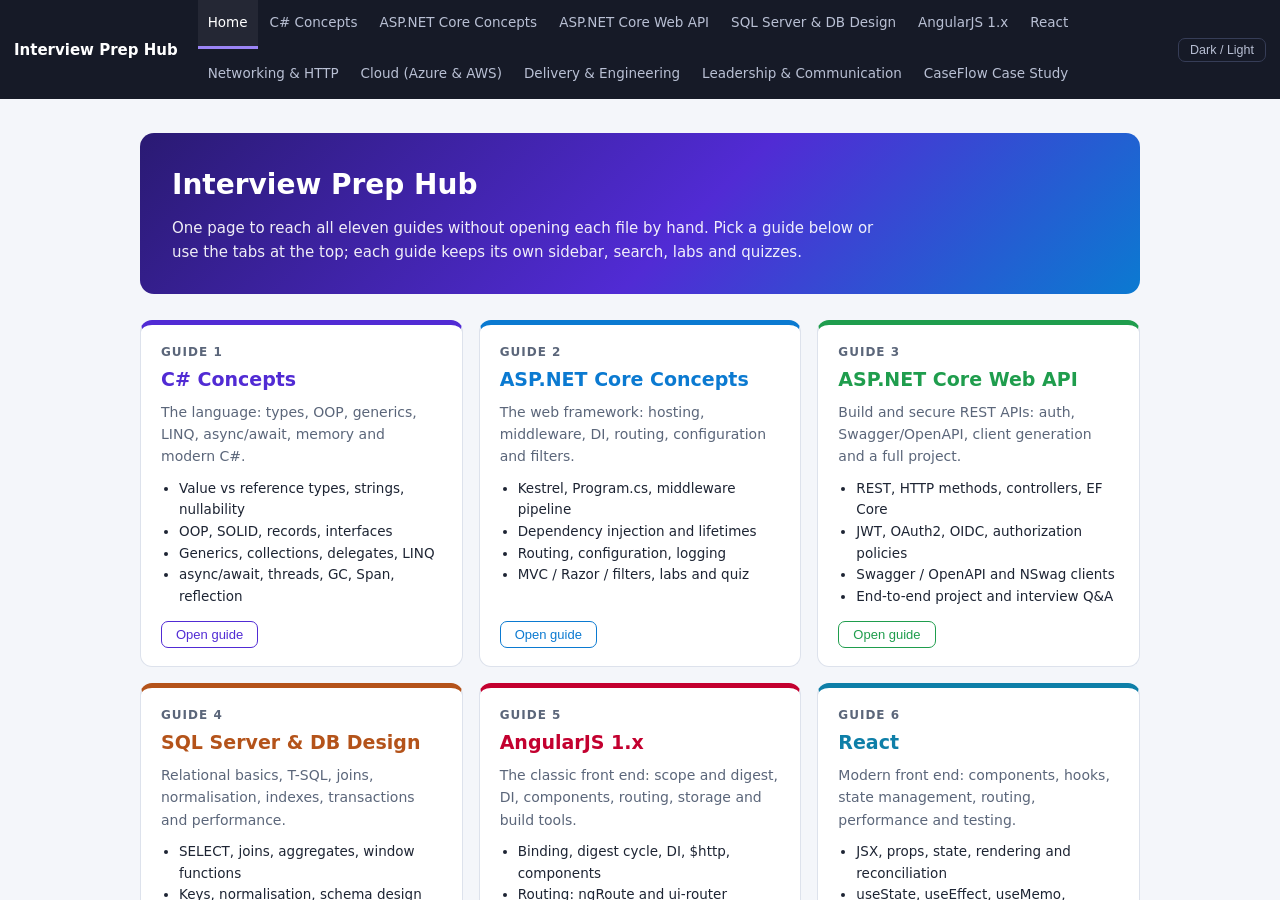
<file: index.html>
<!DOCTYPE html>
<html lang="en">
<head>
<meta charset="utf-8">
<meta name="viewport" content="width=device-width, initial-scale=1">
<title>Interview Prep Hub - C#, ASP.NET Core, SQL, AngularJS, React, Cloud, Networking, Delivery, Leadership</title>
<style>
:root{--bg:#f4f6fa;--surface:#fff;--surface2:#eef1f7;--border:#dde2ec;--text:#1d2433;--muted:#5b667a;--accent:#512bd4;--bar:#161a27;--bar-text:#b9c0d4}
body.dark{--bg:#0f1219;--surface:#181c27;--surface2:#202534;--border:#2a3042;--text:#e4e8f2;--muted:#9aa4bb;--accent:#9b84f5;--bar:#0b0d13}
*{box-sizing:border-box}
html,body{height:100%;margin:0}
body{font-family:"Segoe UI",system-ui,-apple-system,Roboto,Arial,sans-serif;font-size:15px;line-height:1.6;background:var(--bg);color:var(--text);display:flex;flex-direction:column}
header{background:var(--bar);color:#fff;display:flex;align-items:center;gap:6px;padding:0 14px;flex:0 0 auto;flex-wrap:wrap}
header .logo{font-weight:700;font-size:15px;margin-right:14px;padding:11px 0;cursor:pointer;white-space:nowrap}
header nav{display:flex;gap:2px;flex-wrap:wrap;flex:1}
header nav button{border:0;background:none;color:var(--bar-text);padding:12px 10px;cursor:pointer;font:inherit;font-size:13.5px;border-bottom:3px solid transparent}
header nav button:hover{color:#fff}
header nav button.on{color:#fff;border-bottom-color:var(--c,#9b84f5);background:rgba(255,255,255,.06)}
header .tools{display:flex;gap:8px;align-items:center}
header .tools button,header .tools a{border:1px solid #363d57;background:none;color:var(--bar-text);padding:4px 11px;border-radius:7px;cursor:pointer;font-size:12.5px;text-decoration:none}
header .tools button:hover,header .tools a:hover{color:#fff;border-color:#8890a8}
main{flex:1 1 auto;min-height:0;position:relative}
iframe{position:absolute;inset:0;width:100%;height:100%;border:0;background:var(--bg);display:none}
iframe.on{display:block}
#home{position:absolute;inset:0;overflow:auto;padding:34px 24px 60px}
#home.off{display:none}
.wrap{max-width:1000px;margin:0 auto}
.hero{background:linear-gradient(135deg,#2a1a73,#512bd4 55%,#0b7ad1);color:#fff;border-radius:14px;padding:30px 32px;margin-bottom:26px}
.hero h1{margin:0 0 8px;font-size:28px}
.hero p{margin:0;opacity:.92;max-width:720px}
.grid{display:grid;grid-template-columns:repeat(auto-fit,minmax(300px,1fr));gap:16px}
.card{background:var(--surface);border:1px solid var(--border);border-top:5px solid var(--c);border-radius:12px;padding:18px 20px;cursor:pointer;display:flex;flex-direction:column;transition:transform .12s,box-shadow .12s}
.card:hover{transform:translateY(-3px);box-shadow:0 6px 20px rgba(20,25,45,.14)}
.card .num{font-size:12px;font-weight:700;letter-spacing:1px;color:var(--muted);text-transform:uppercase}
.card h2{margin:2px 0 6px;font-size:19px;color:var(--c)}
.card p{margin:0 0 10px;color:var(--muted);font-size:14px}
.card ul{margin:0 0 14px;padding-left:18px;font-size:13.5px;flex:1}
.card .go{align-self:flex-start;border:1px solid var(--c);color:var(--c);background:none;padding:5px 14px;border-radius:7px;font-size:13px;cursor:pointer}
.card:hover .go{background:var(--c);color:#fff}
h3{margin:34px 0 10px;font-size:13px;text-transform:uppercase;letter-spacing:1.4px;color:var(--muted)}
.path{display:flex;align-items:stretch;flex-wrap:wrap;gap:8px}
.path div{background:var(--surface);border:1.5px solid var(--border);border-radius:9px;padding:8px 14px;font-size:13.5px;text-align:center}
.path span{align-self:center;color:var(--muted);font-size:18px}
.tip{background:var(--surface2);border-left:4px solid var(--accent);border-radius:6px;padding:10px 14px;font-size:14px;margin-top:22px}
.kbd{border:1px solid var(--border);border-bottom-width:2px;padding:0 6px;border-radius:4px;font-size:12px;background:var(--surface)}
@media (max-width:760px){
  header{padding:0 10px;gap:0}
  header .logo{order:1;flex:1 1 auto;margin-right:0;padding:9px 0;font-size:14px}
  header .tools{order:2;gap:6px}
  header .tools button,header .tools a{padding:3px 8px;font-size:12px}
  header nav{order:3;flex:0 0 100%;flex-wrap:nowrap;overflow-x:auto;-webkit-overflow-scrolling:touch;scrollbar-width:none;margin:0 -10px;padding:0 6px}
  header nav::-webkit-scrollbar{display:none}
  header nav button{flex:0 0 auto;white-space:nowrap;padding:10px 12px;font-size:13px}
  #home{padding:18px 12px 40px}
  .hero{padding:20px 18px;border-radius:12px;margin-bottom:18px}
  .hero h1{font-size:23px}
  .grid{grid-template-columns:1fr}
  .path{flex-direction:column;align-items:stretch}
  .path span{transform:rotate(90deg);align-self:center;line-height:1}
  .tip{font-size:13px}
  #newtab{display:none!important}
}
</style>
</head>
<body>

<header>
  <div class="logo" id="logo" title="Back to the hub">Interview Prep Hub</div>
  <nav id="tabs"></nav>
  <div class="tools">
    <a id="newtab" href="#" target="_blank" rel="noopener" title="Open the current guide in its own tab">Open in new tab</a>
    <button id="theme" type="button">Dark / Light</button>
  </div>
</header>

<main>
  <div id="home">
    <div class="wrap">
      <div class="hero">
        <h1>Interview Prep Hub</h1>
        <p>One page to reach all eleven guides without opening each file by hand. Pick a guide below or use the tabs at the top; each guide keeps its own sidebar, search, labs and quizzes.</p>
      </div>
      <div class="grid" id="cards"></div>
      <h3>Suggested learning order</h3>
      <div class="path" id="path"></div>
      <div class="tip">Shortcuts: press <span class="kbd">1</span>-<span class="kbd">9</span> to jump to guides 1-9, <span class="kbd">0</span> for guide 10, <span class="kbd">-</span> for guide 11, and <span class="kbd">Esc</span> or <span class="kbd">H</span> to return here (works while this page has focus; click the header first if a guide has captured the keyboard). Inside a guide, <span class="kbd">/</span> searches its topics.</div>
    </div>
  </div>
</main>

<script>
(function () {
  'use strict';
  var GUIDES = [
    { id: 'csharp', file: 'CSharp-Concepts-Guide.html', title: 'C# Concepts', color: '#512bd4',
      blurb: 'The language: types, OOP, generics, LINQ, async/await, memory and modern C#.',
      points: ['Value vs reference types, strings, nullability', 'OOP, SOLID, records, interfaces', 'Generics, collections, delegates, LINQ', 'async/await, threads, GC, Span, reflection'] },
    { id: 'aspnet', file: 'ASP.NET-Core-Concepts-Guide.html', title: 'ASP.NET Core Concepts', color: '#0b7ad1',
      blurb: 'The web framework: hosting, middleware, DI, routing, configuration and filters.',
      points: ['Kestrel, Program.cs, middleware pipeline', 'Dependency injection and lifetimes', 'Routing, configuration, logging', 'MVC / Razor / filters, labs and quiz'] },
    { id: 'webapi', file: 'ASP.NET-Core-Web-API-Guide.html', title: 'ASP.NET Core Web API', color: '#1f9d4d',
      blurb: 'Build and secure REST APIs: auth, Swagger/OpenAPI, client generation and a full project.',
      points: ['REST, HTTP methods, controllers, EF Core', 'JWT, OAuth2, OIDC, authorization policies', 'Swagger / OpenAPI and NSwag clients', 'End-to-end project and interview Q&A'] },
    { id: 'sql', file: 'SQL-Server-Database-Design-Guide.html', title: 'SQL Server & DB Design', color: '#b4531a',
      blurb: 'Relational basics, T-SQL, joins, normalisation, indexes, transactions and performance.',
      points: ['SELECT, joins, aggregates, window functions', 'Keys, normalisation, schema design', 'Indexes, execution plans, isolation levels', 'Stored procedures, backup, NoSQL comparison'] },
    { id: 'angularjs', file: 'AngularJS-Concepts-Guide.html', title: 'AngularJS 1.x', color: '#c3002f',
      blurb: 'The classic front end: scope and digest, DI, components, routing, storage and build tools.',
      points: ['Binding, digest cycle, DI, $http, components', 'Routing: ngRoute and ui-router', 'localStorage, cookies, IndexedDB, token storage', 'Gulp / Webpack, Karma tests, migration'] },
    { id: 'react', file: 'React-Concepts-Guide.html', title: 'React', color: '#0e7fa8',
      blurb: 'Modern front end: components, hooks, state management, routing, performance and testing.',
      points: ['JSX, props, state, rendering and reconciliation', 'useState, useEffect, useMemo, custom hooks', 'Context, Redux, React Query, React Router', 'Vite, testing, mapping from AngularJS'] },
    { id: 'network', file: 'Networking-HTTP-Guide.html', title: 'Networking & HTTP', color: '#6d4aa8',
      blurb: 'What happens between browser and server: IP, TCP, DNS, TLS, HTTP, caching, CORS and debugging.',
      points: ['OSI / TCP-IP, CIDR and subnetting', 'DNS, TCP handshake, TLS', 'HTTP methods, status codes, caching, cookies, CORS', 'WebSockets, proxies, load balancers, curl'] },
    { id: 'cloud', file: 'Cloud-Fundamentals-Guide.html', title: 'Cloud (Azure & AWS)', color: '#1565c0',
      blurb: 'Cloud basics with Azure and AWS side by side: compute, storage, networking, identity, cost and reliability.',
      points: ['IaaS / PaaS / SaaS, regions and zones', 'Compute, storage, databases, messaging', 'IAM, security, monitoring, IaC, CI/CD', 'SLA maths and cost estimator labs'] },
    { id: 'general', file: 'General-Delivery-Guide.html', title: 'Delivery & Engineering', color: '#0f766e',
      blurb: 'The non-code side of the job: Agile, JIRA, requirements, estimation, roadmaps and engineering practice.',
      points: ['Scrum, Kanban, JIRA workflows and JQL', 'Requirements, user stories, acceptance criteria', 'Estimation (PERT, velocity) and roadmaps (RICE, WSJF)', 'Git, CI/CD, testing, security, behavioural Q&A'] },
    { id: 'leadership', file: 'Leadership-Communication-Guide.html', title: 'Leadership & Communication', color: '#be185d',
      blurb: 'Soft skills for engineers: writing, meetings, feedback, conflict, mentoring, influence and STAR answers.',
      points: ['BLUF writing, meetings, status and escalation', 'SBI feedback, conflict and negotiation', 'Mentoring, delegation, psychological safety', 'STAR builder, Eisenhower triage, behavioural Q&A'] },
    { id: 'caseflow', file: 'CaseFlow-Agile-Case-Study.html', title: 'CaseFlow Case Study', color: '#0078d4',
      blurb: 'One realistic Agile project followed end to end: business requirement to development, testing, release, production and support.',
      points: ['Epics, features, stories and tasks with estimates', 'Architecture, APIs, database, sprints and CI/CD', 'Defects, incidents, problems and change requests', 'US-101 traced from requirement to hotfix'] }
  ];
  var $ = function (s) { return document.querySelector(s); };
  var tabs = $('#tabs'), main = $('main'), home = $('#home'), frames = {}, current = null;

  var homeBtn = document.createElement('button'); homeBtn.textContent = 'Home'; homeBtn.type = 'button'; homeBtn.onclick = function () { show(null); };
  tabs.appendChild(homeBtn);
  var btns = {};
  GUIDES.forEach(function (g, i) {
    var b = document.createElement('button'); b.type = 'button'; b.textContent = g.title; b.style.setProperty('--c', g.color);
    b.onclick = function () { show(g.id); }; tabs.appendChild(b); btns[g.id] = b;

    var c = document.createElement('div'); c.className = 'card'; c.style.setProperty('--c', g.color);
    c.innerHTML = '<div class="num">Guide ' + (i + 1) + '</div><h2>' + g.title + '</h2><p>' + g.blurb + '</p><ul>' + g.points.map(function (p) { return '<li>' + p + '</li>'; }).join('') + '</ul><button class="go" type="button">Open guide</button>';
    c.onclick = function () { show(g.id); };
    $('#cards').appendChild(c);
  });
  $('#path').innerHTML = ['C# Concepts', 'ASP.NET Core Concepts', 'ASP.NET Core Web API', 'SQL Server & DB design', 'AngularJS 1.x / React', 'Networking & HTTP', 'Cloud basics', 'Delivery fundamentals', 'Leadership & communication', 'CaseFlow end-to-end case study'].map(function (t) { return '<div>' + t + '</div>'; }).join('<span>&rarr;</span>');

  function show(id) {
    current = id;
    homeBtn.classList.toggle('on', !id);
    GUIDES.forEach(function (g) { btns[g.id].classList.toggle('on', g.id === id); });
    home.classList.toggle('off', !!id);
    Object.keys(frames).forEach(function (k) { frames[k].classList.toggle('on', k === id); });
    if (id) {
      var g = GUIDES.filter(function (x) { return x.id === id; })[0];
      if (!frames[id]) {                                   // lazy-load each guide the first time it is opened
        var f = document.createElement('iframe'); f.src = g.file; f.title = g.title; f.className = 'on';
        main.appendChild(f); frames[id] = f;
        f.addEventListener('load', function () { syncTheme(f); });
      }
      $('#newtab').href = g.file; $('#newtab').style.display = '';
      document.title = g.title + ' - Interview Prep Hub';
      if (location.hash !== '#' + id) history.replaceState(null, '', '#' + id);
    } else {
      $('#newtab').style.display = 'none';
      document.title = 'Interview Prep Hub';
      if (location.hash) history.replaceState(null, '', location.pathname + location.search);
    }
  }

  /* Dark / light: toggles the hub and every loaded guide (the guides use body.dark) */
  function syncTheme(f) { try { f.contentDocument.body.classList.toggle('dark', document.body.classList.contains('dark')); } catch (e) { /* cross-origin (file://) access blocked: guide keeps its own toggle */ } }
  $('#theme').onclick = function () {
    document.body.classList.toggle('dark');
    try { localStorage.setItem('hub-theme', document.body.classList.contains('dark') ? 'd' : 'l'); } catch (e) {}
    Object.keys(frames).forEach(function (k) { syncTheme(frames[k]); });
  };
  try { if (localStorage.getItem('hub-theme') === 'd') document.body.classList.add('dark'); } catch (e) {}

  $('#logo').onclick = function () { show(null); };
  document.addEventListener('keydown', function (e) {
    if (/INPUT|TEXTAREA|SELECT/.test(document.activeElement.tagName) || e.ctrlKey || e.metaKey || e.altKey) return;
    if (e.key >= '1' && e.key <= '9') { if (GUIDES[+e.key - 1]) show(GUIDES[+e.key - 1].id); }
    else if (e.key === '0') show(GUIDES[9].id);
    else if (e.key === '-') show(GUIDES[10].id);
    else if (e.key === 'Escape' || e.key === 'h' || e.key === 'H') show(null);
  });
  window.addEventListener('hashchange', function () { var id = location.hash.slice(1); if (id !== current) show(GUIDES.some(function (g) { return g.id === id; }) ? id : null); });

  var start = location.hash.slice(1);
  show(GUIDES.some(function (g) { return g.id === start; }) ? start : null);
})();
</script>
</body>
</html>
</file>
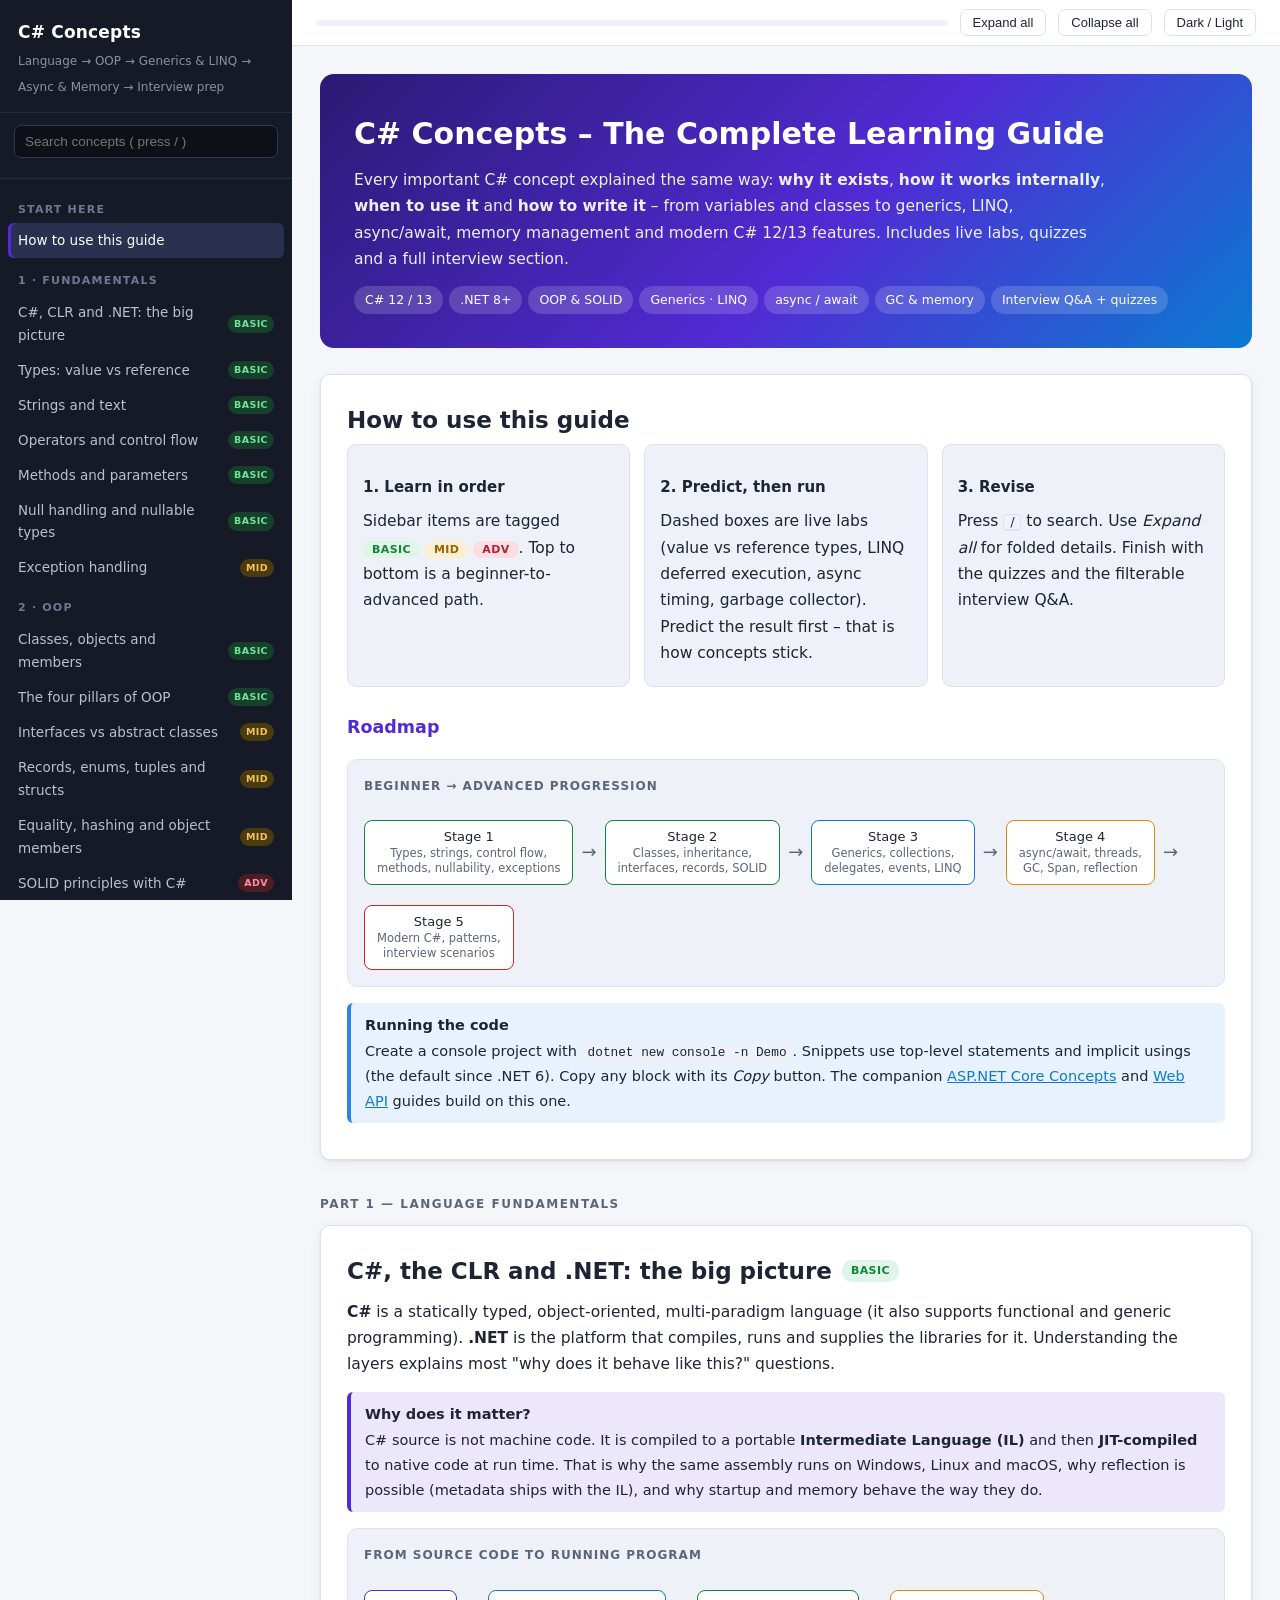
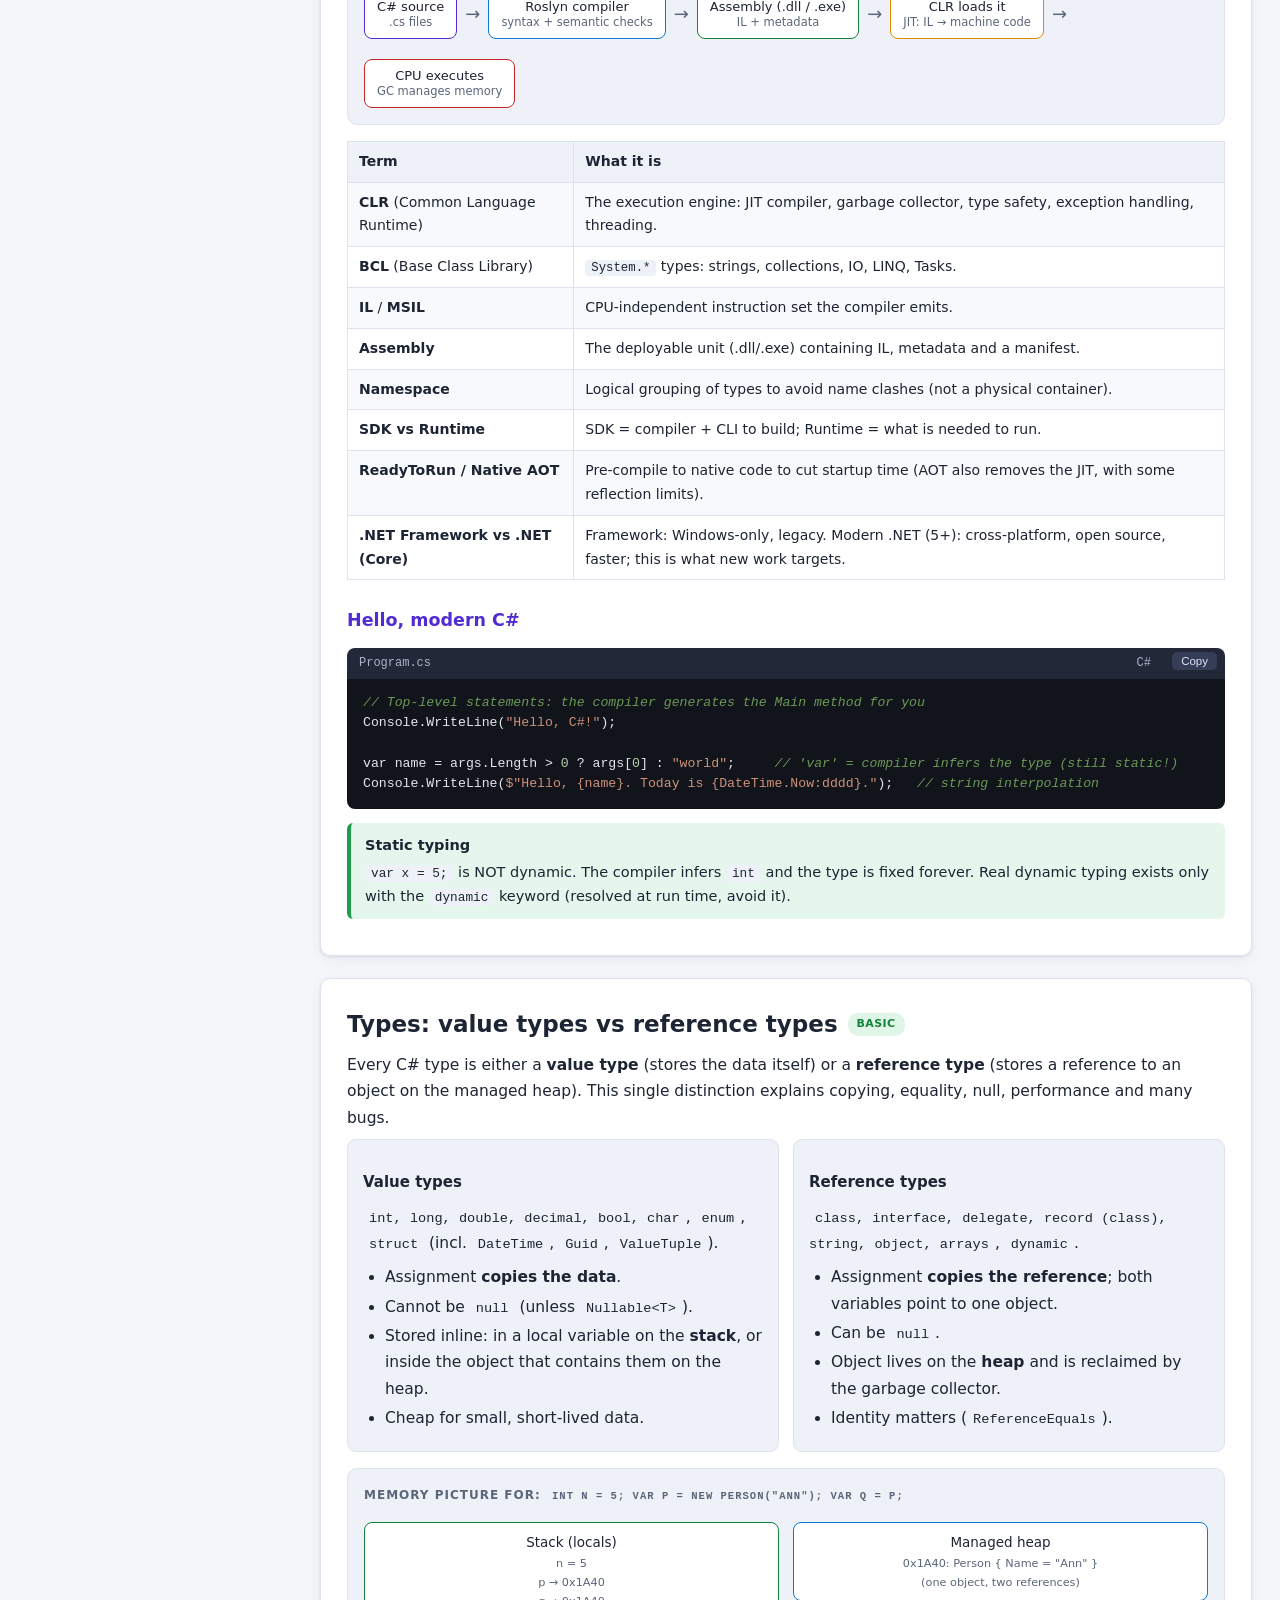
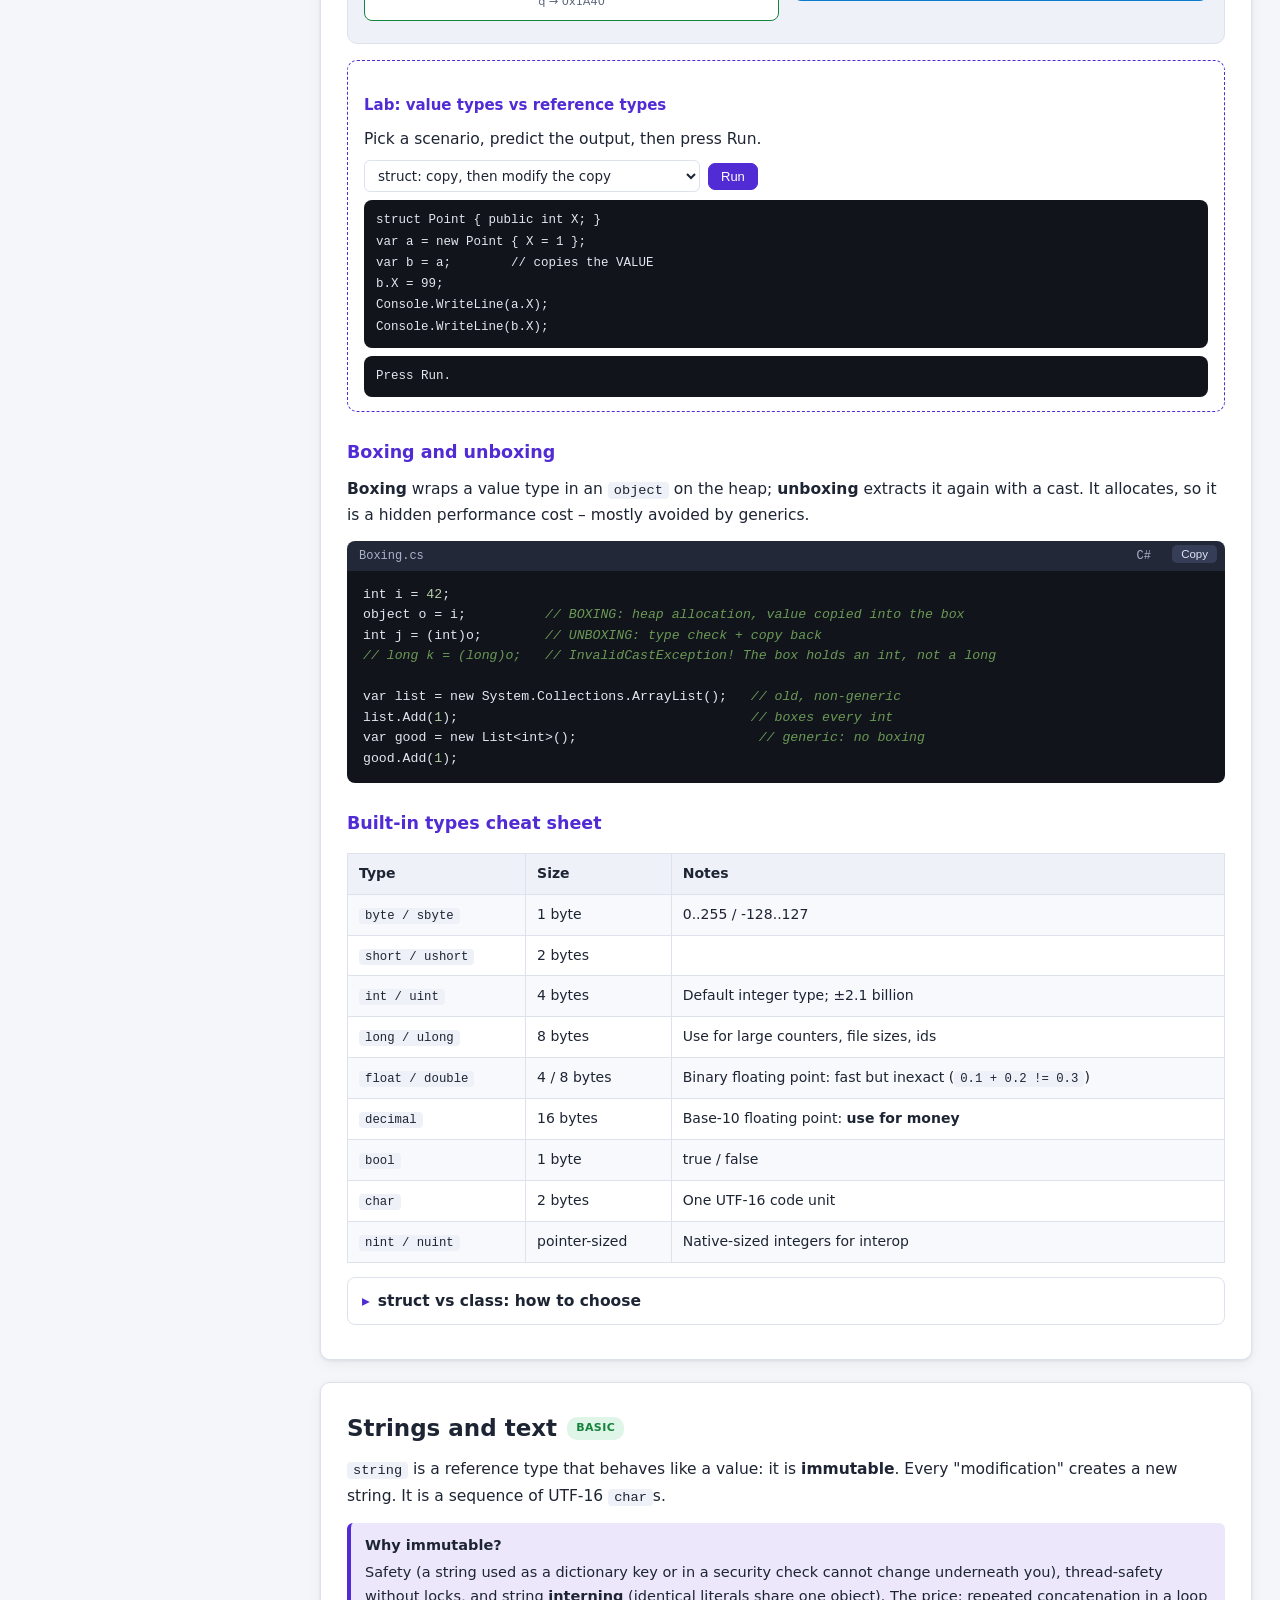
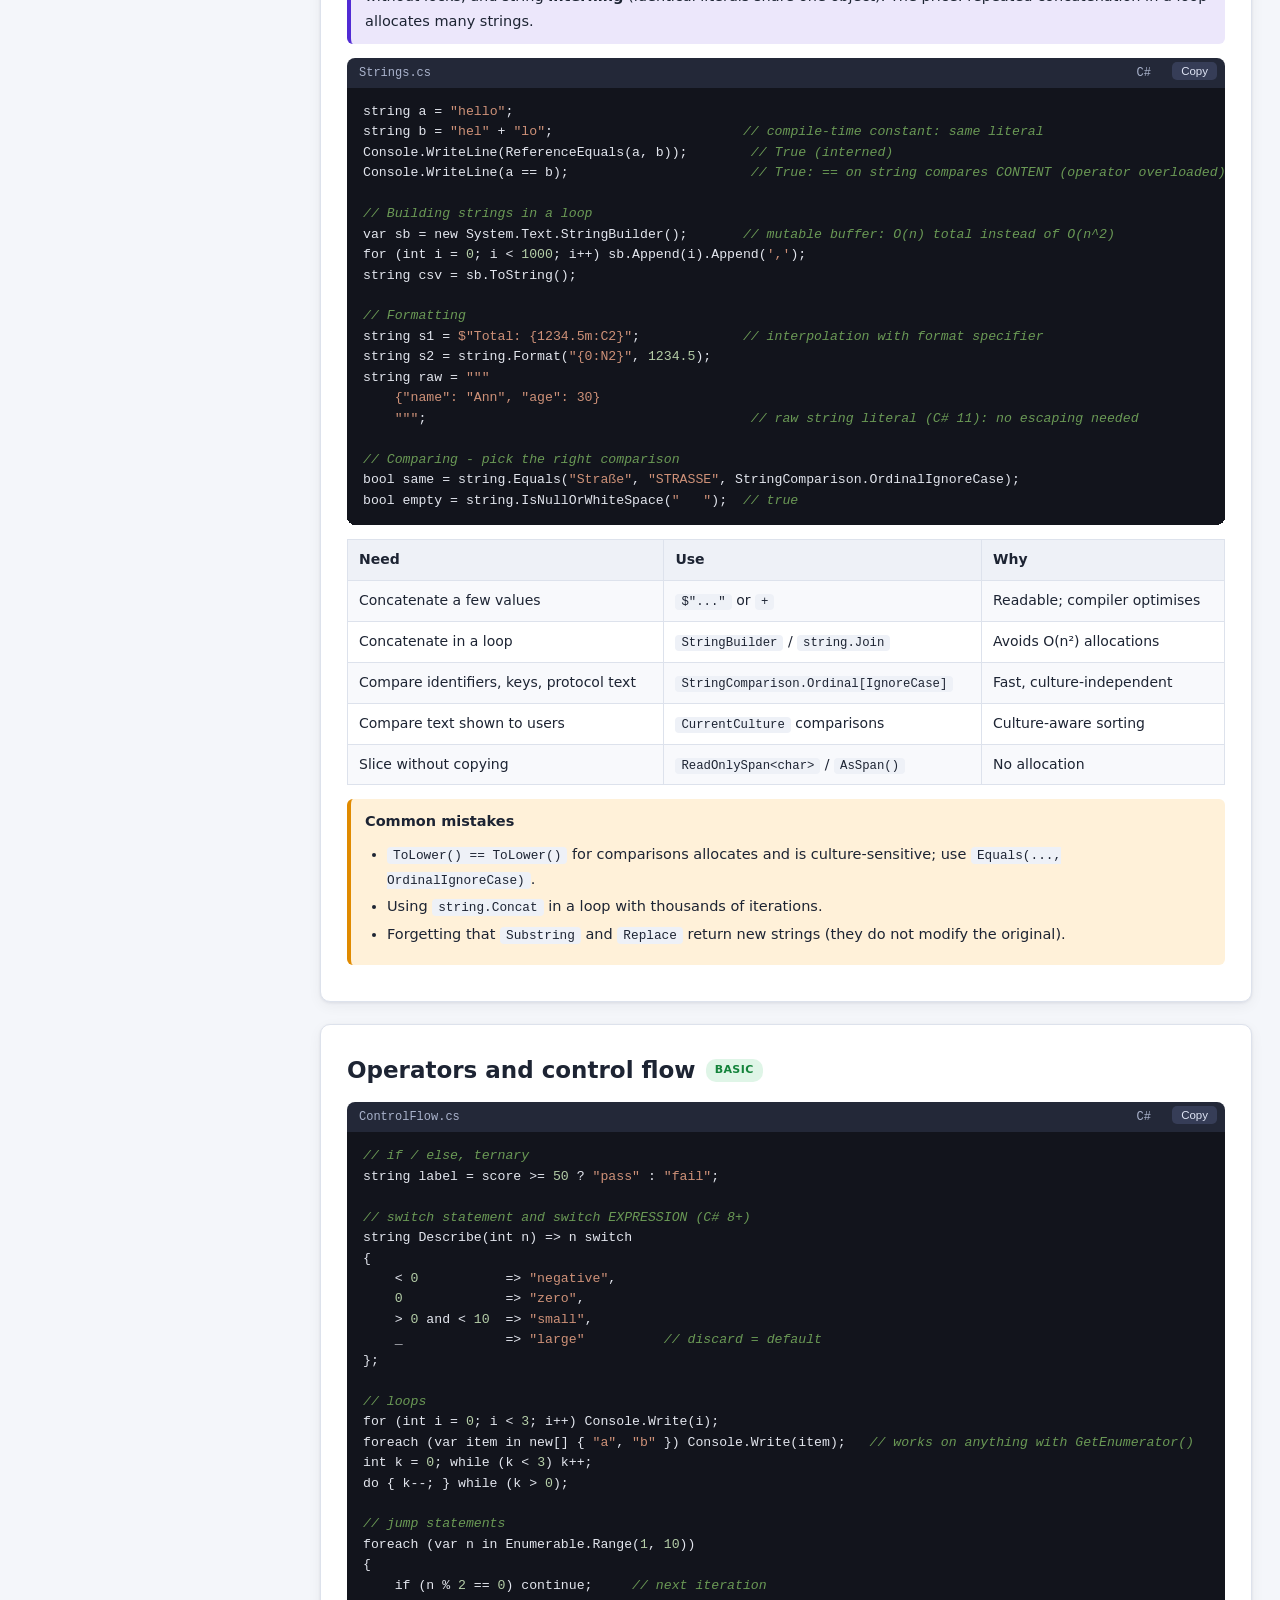
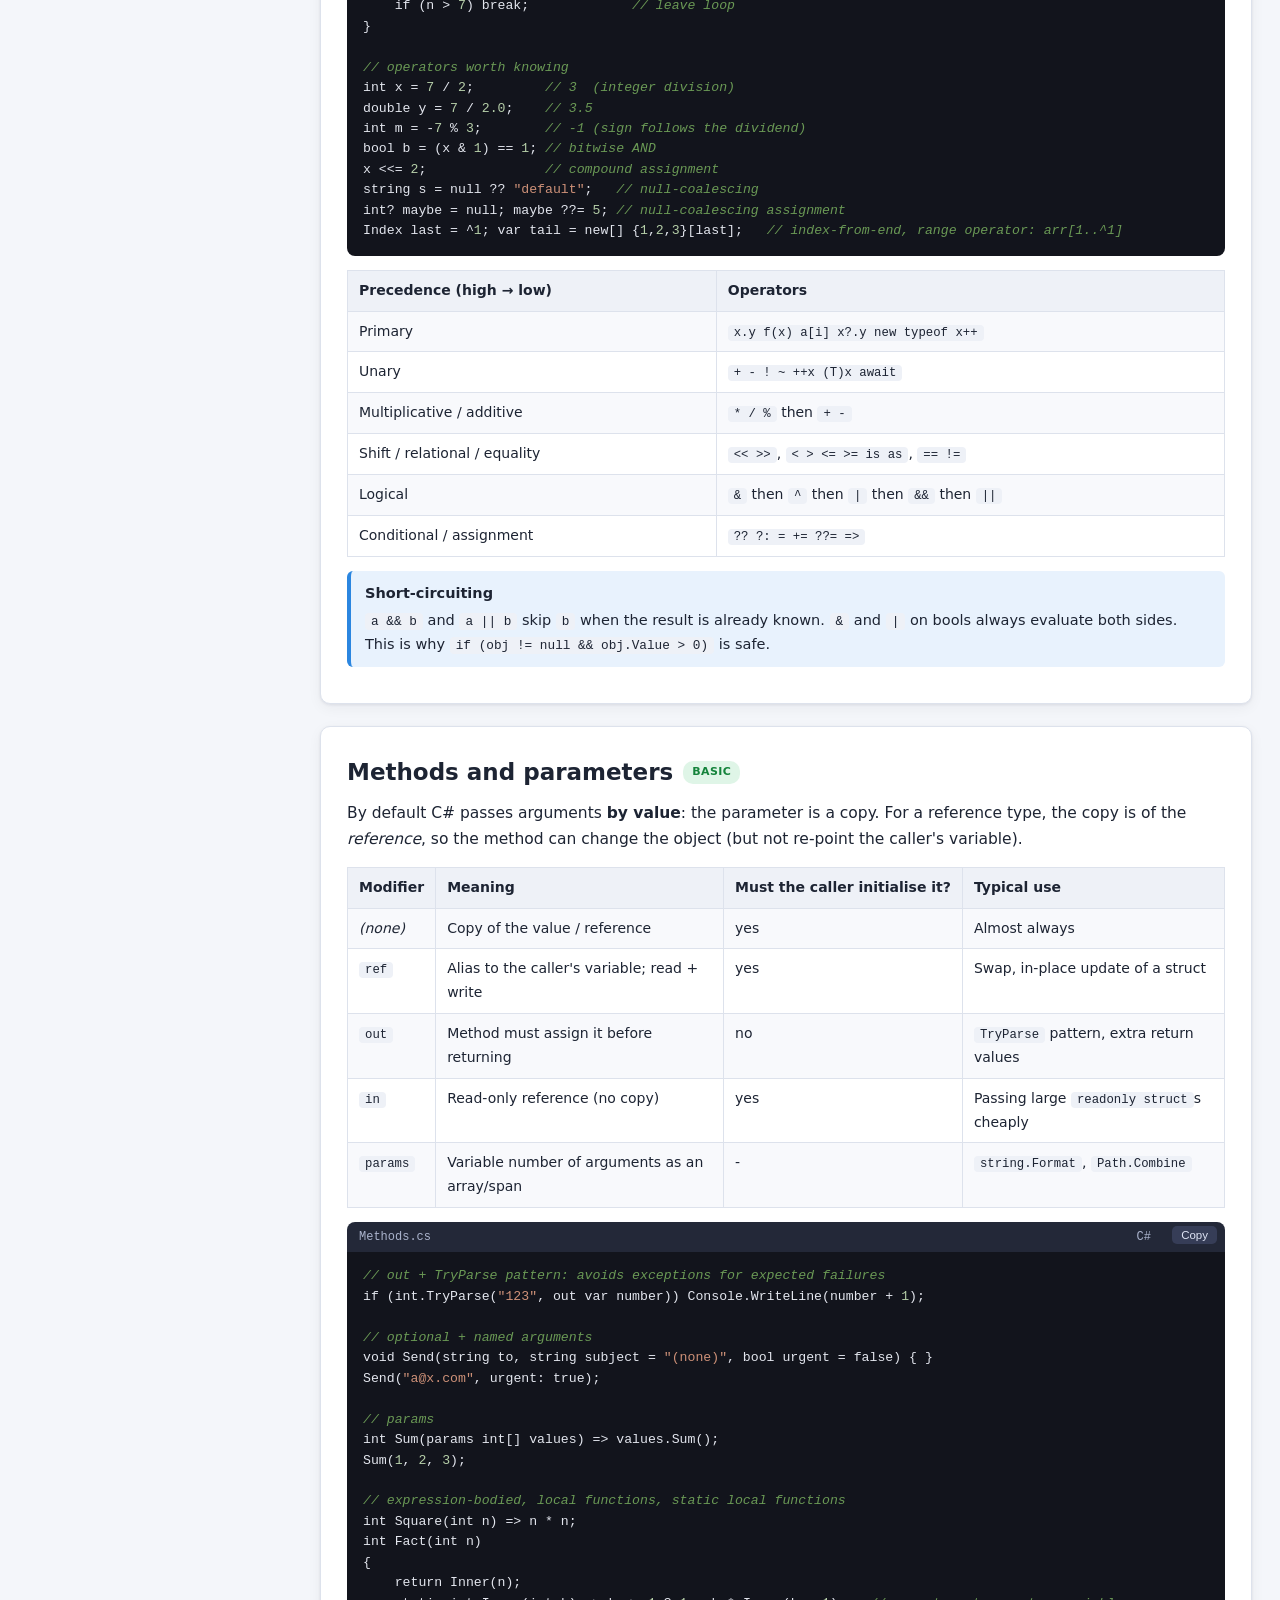
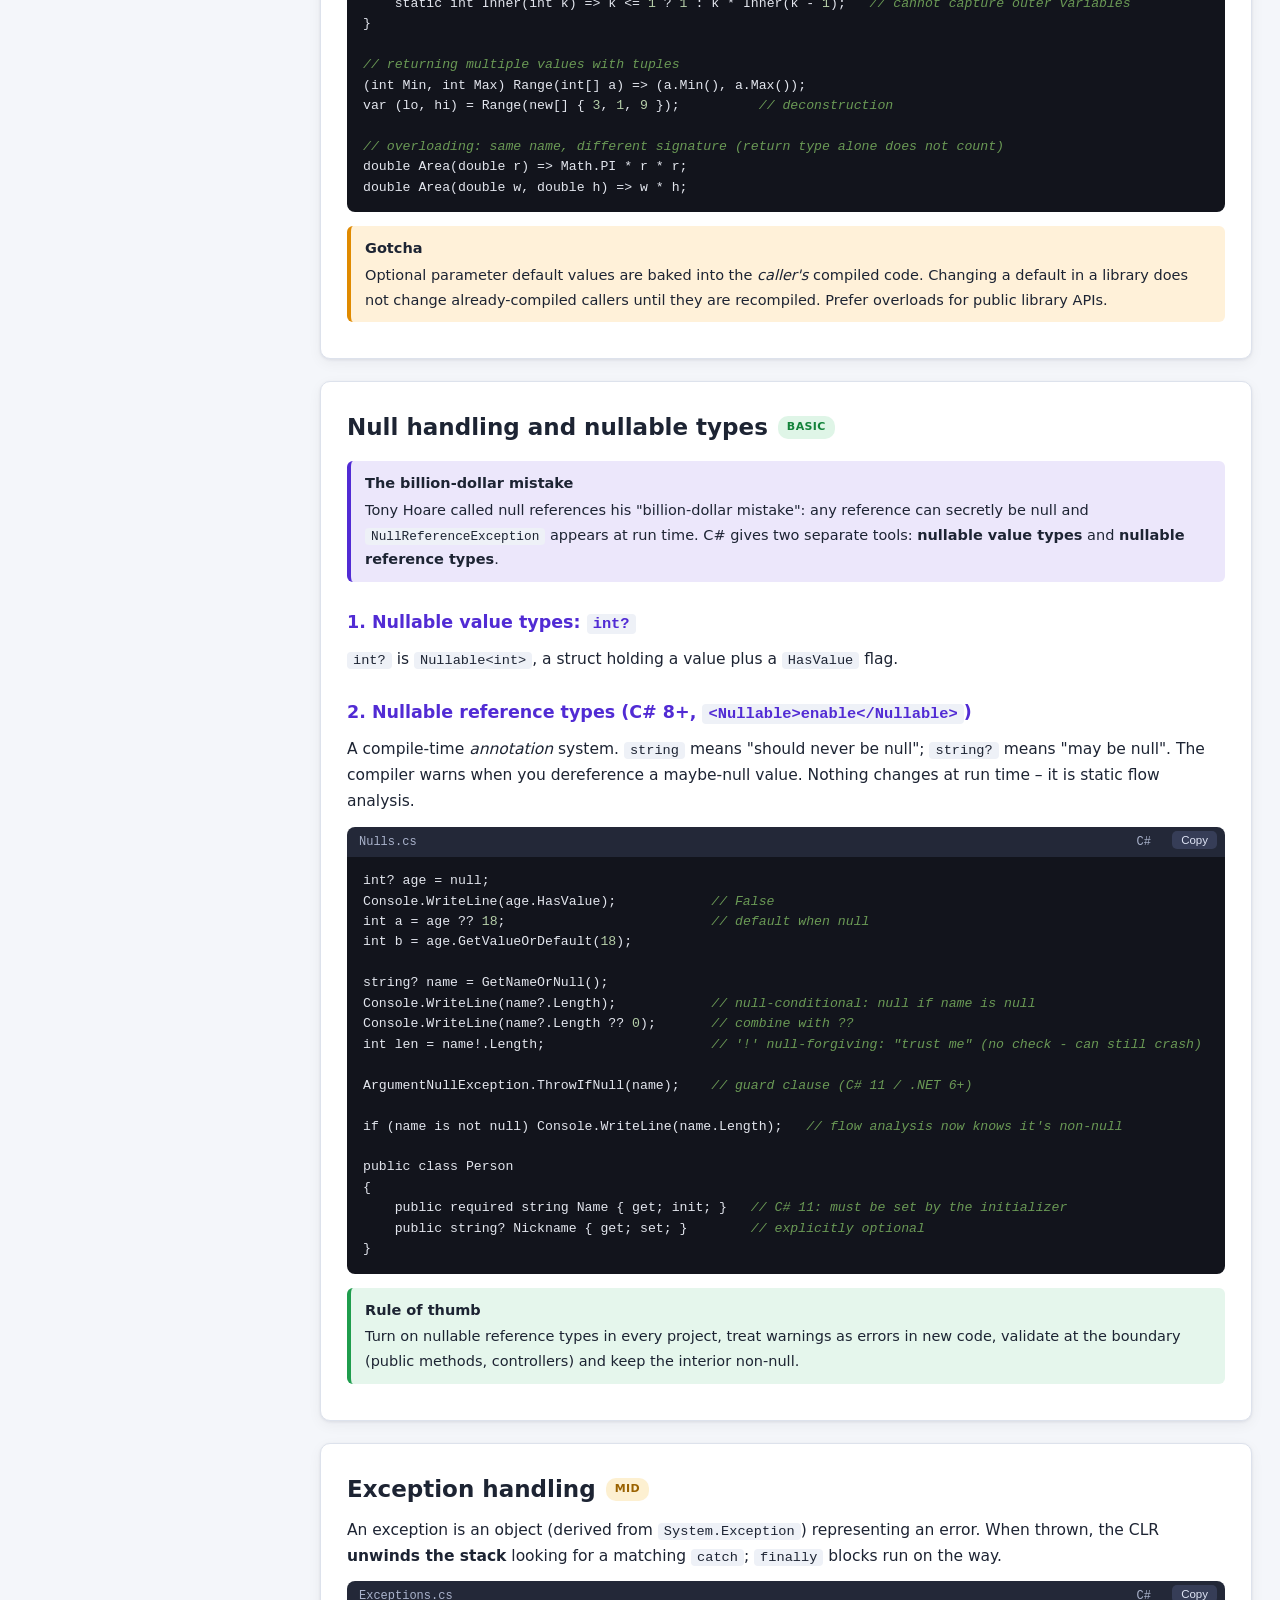
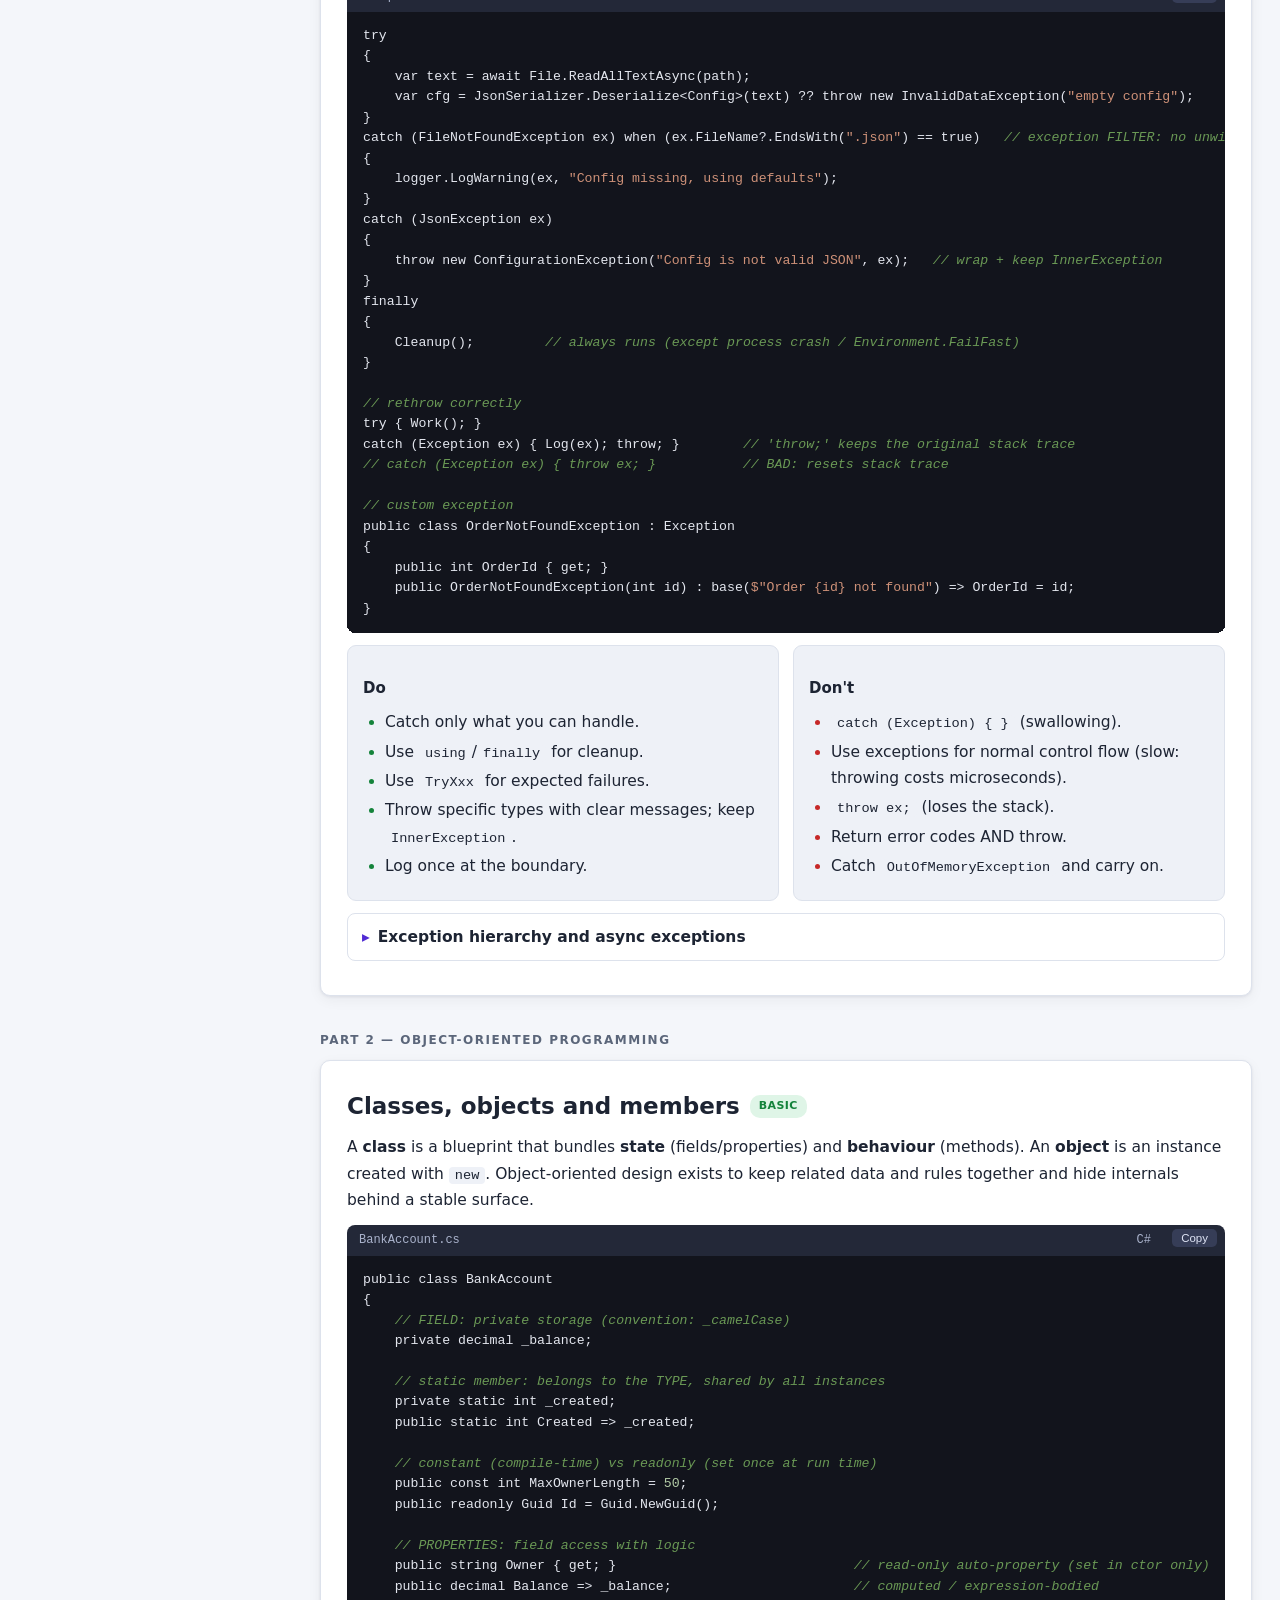
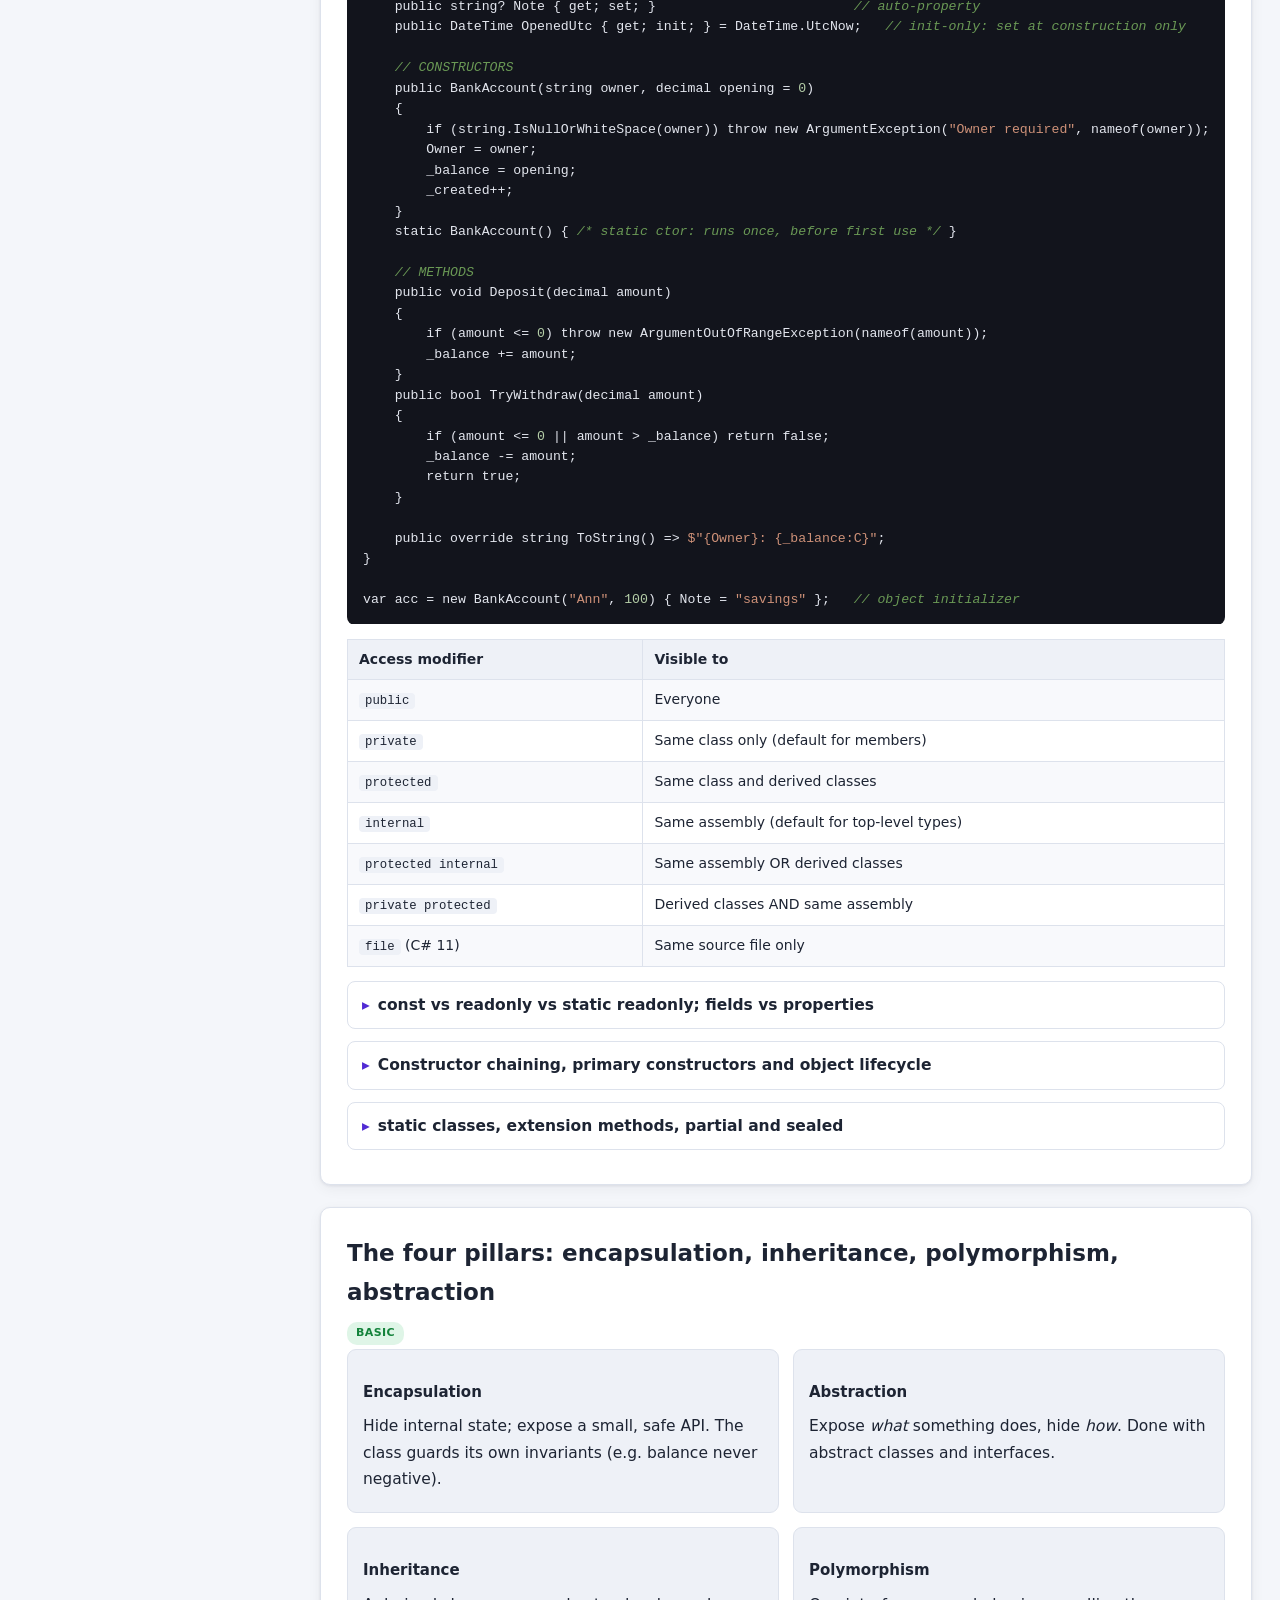
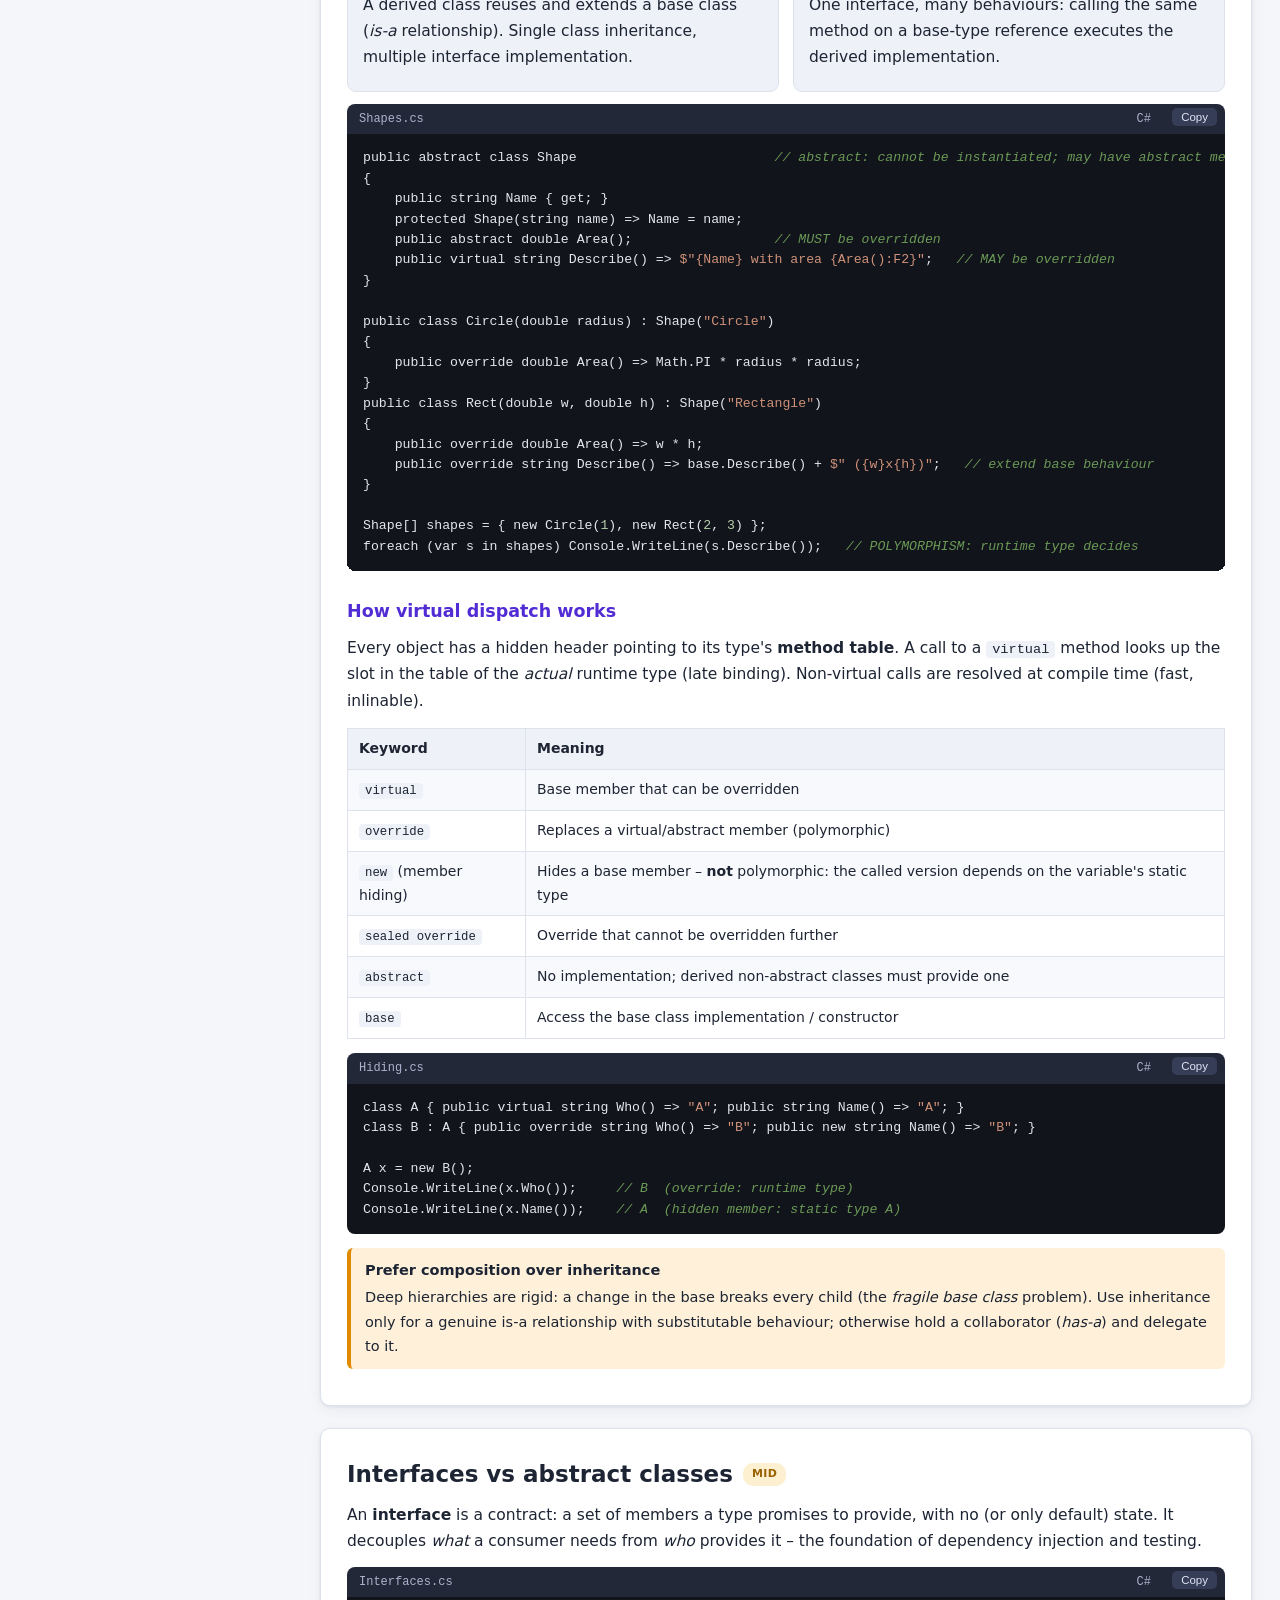
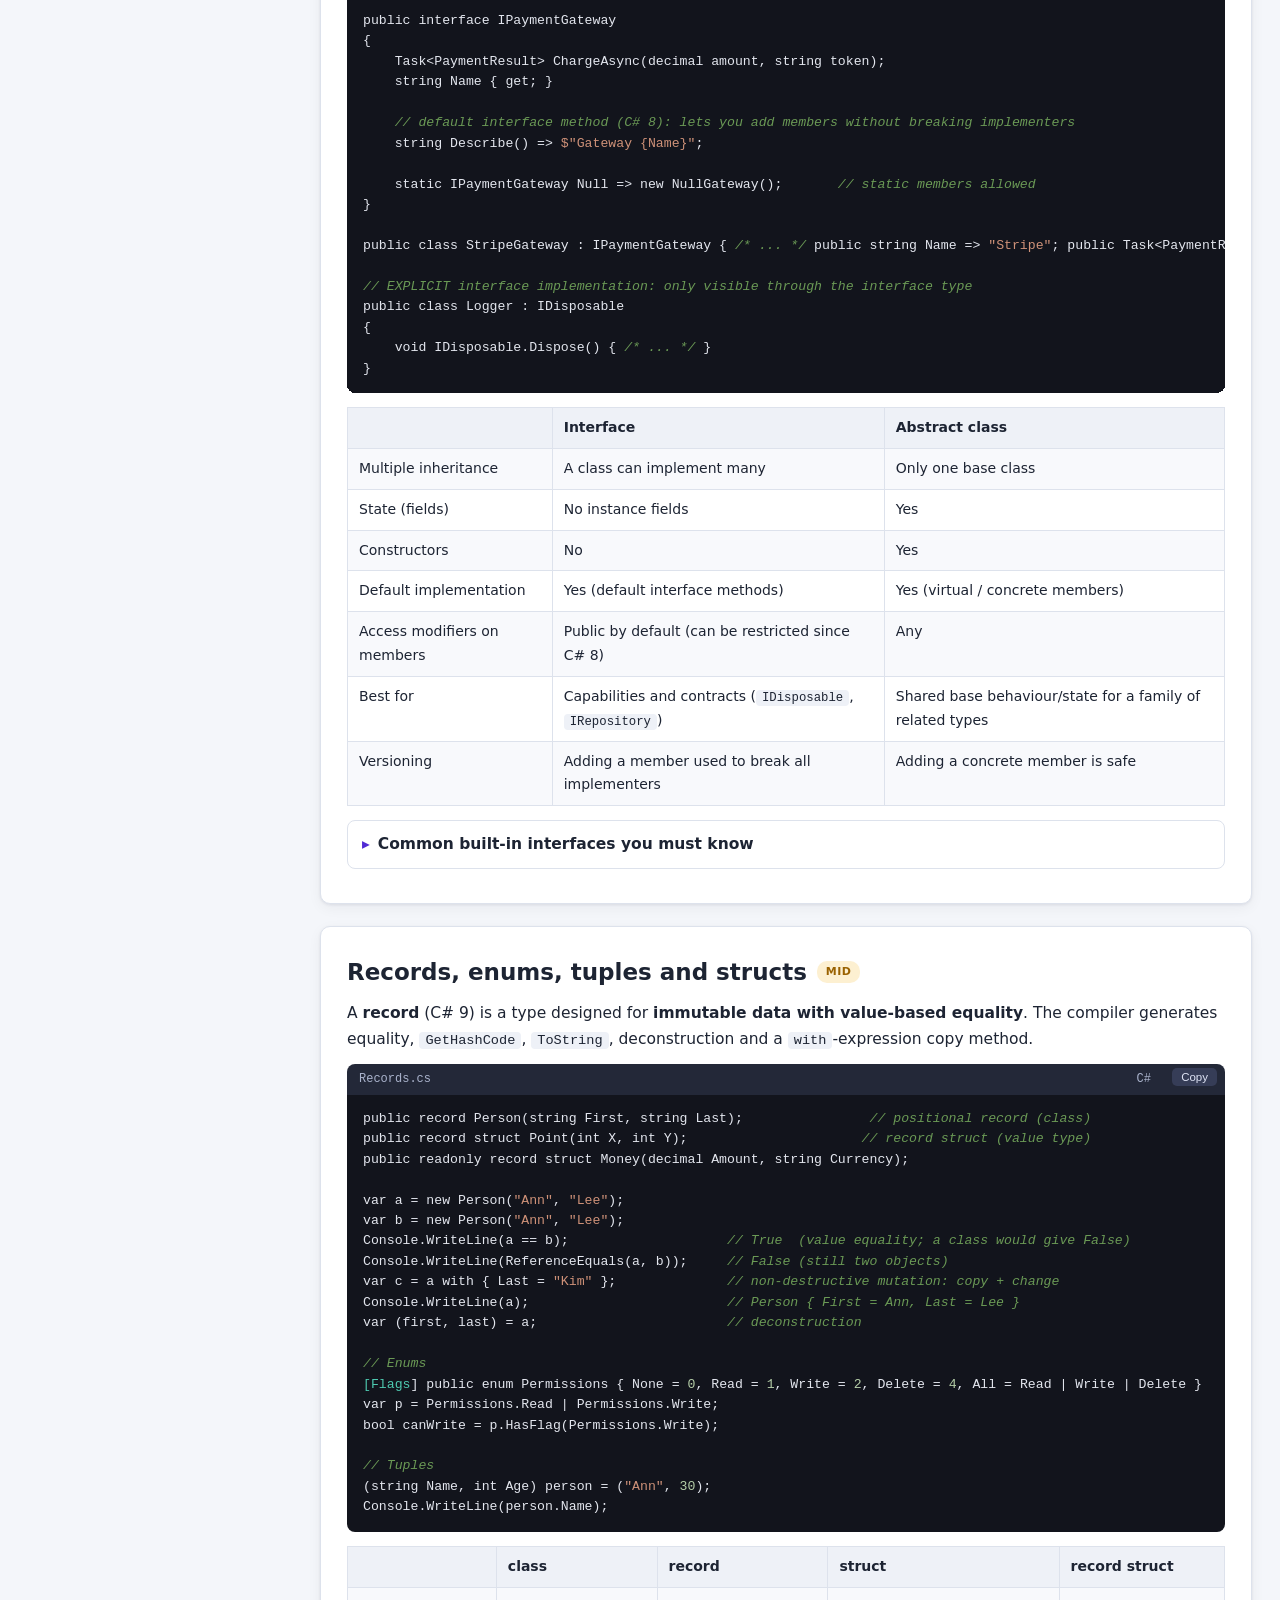
<file: CSharp-Concepts-Guide.html>
<!DOCTYPE html>
<html lang="en">
<head>
<meta charset="utf-8">
<meta name="viewport" content="width=device-width, initial-scale=1">
<title>C# Concepts - Complete Learning Guide</title>
<link rel="stylesheet" href="assets/guide.css">
</head>
<body>

<aside id="sidebar">
  <div class="brand"><h1>C# Concepts</h1><small>Language &rarr; OOP &rarr; Generics &amp; LINQ &rarr; Async &amp; Memory &rarr; Interview prep</small></div>
  <div class="search"><input id="search" type="search" placeholder="Search concepts ( press / )" autocomplete="off"><div id="search-results"></div></div>
  <nav id="nav"></nav>
</aside>

<div id="main">
  <div id="topbar">
    <button id="menu-btn" type="button">Menu</button>
    <div class="prog"><i id="progress"></i></div>
    <button id="expand-all" type="button">Expand all</button>
    <button id="collapse-all" type="button">Collapse all</button>
    <button id="theme-btn" type="button">Dark / Light</button>
  </div>

  <main id="content">

  <div class="hero" id="top">
    <h1>C# Concepts &ndash; The Complete Learning Guide</h1>
    <p>Every important C# concept explained the same way: <b>why it exists</b>, <b>how it works internally</b>, <b>when to use it</b> and <b>how to write it</b> &ndash; from variables and classes to generics, LINQ, async/await, memory management and modern C# 12/13 features. Includes live labs, quizzes and a full interview section.</p>
    <div class="chips"><span>C# 12 / 13</span><span>.NET 8+</span><span>OOP &amp; SOLID</span><span>Generics &middot; LINQ</span><span>async / await</span><span>GC &amp; memory</span><span>Interview Q&amp;A + quizzes</span></div>
  </div>

  <section class="topic" id="how-to-use" data-nav="How to use this guide" data-group="Start here">
    <h2>How to use this guide</h2>
    <div class="grid3">
      <div class="card"><h4>1. Learn in order</h4><p>Sidebar items are tagged <span class="badge b">Basic</span> <span class="badge i">Mid</span> <span class="badge a">Adv</span>. Top to bottom is a beginner-to-advanced path.</p></div>
      <div class="card"><h4>2. Predict, then run</h4><p>Dashed boxes are live labs (value vs reference types, LINQ deferred execution, async timing, garbage collector). Predict the result first &ndash; that is how concepts stick.</p></div>
      <div class="card"><h4>3. Revise</h4><p>Press <span class="kbd">/</span> to search. Use <i>Expand all</i> for folded details. Finish with the quizzes and the filterable interview Q&amp;A.</p></div>
    </div>
    <h3>Roadmap</h3>
    <div class="diagram"><div class="dtitle">Beginner &rarr; Advanced progression</div>
      <div class="flow">
        <div class="node ok">Stage 1<small>Types, strings, control flow,<br>methods, nullability, exceptions</small></div><span class="arrow">&rarr;</span>
        <div class="node ok">Stage 2<small>Classes, inheritance,<br>interfaces, records, SOLID</small></div><span class="arrow">&rarr;</span>
        <div class="node alt">Stage 3<small>Generics, collections,<br>delegates, events, LINQ</small></div><span class="arrow">&rarr;</span>
        <div class="node warn">Stage 4<small>async/await, threads,<br>GC, Span, reflection</small></div><span class="arrow">&rarr;</span>
        <div class="node bad">Stage 5<small>Modern C#, patterns,<br>interview scenarios</small></div>
      </div>
    </div>
    <div class="note"><b>Running the code</b>Create a console project with <code>dotnet new console -n Demo</code>. Snippets use top-level statements and implicit usings (the default since .NET 6). Copy any block with its <i>Copy</i> button. The companion <a href="ASP.NET-Core-Concepts-Guide.html">ASP.NET Core Concepts</a> and <a href="ASP.NET-Core-Web-API-Guide.html">Web API</a> guides build on this one.</div>
  </section>

  <div class="part-title">Part 1 &mdash; Language fundamentals</div>

  <section class="topic" id="intro" data-nav="C#, CLR and .NET: the big picture" data-group="1 · Fundamentals" data-level="b">
    <h2>C#, the CLR and .NET: the big picture <span class="badge b">Basic</span></h2>
    <p><b>C#</b> is a statically typed, object-oriented, multi-paradigm language (it also supports functional and generic programming). <b>.NET</b> is the platform that compiles, runs and supplies the libraries for it. Understanding the layers explains most "why does it behave like this?" questions.</p>
    <div class="why"><b>Why does it matter?</b>C# source is not machine code. It is compiled to a portable <b>Intermediate Language (IL)</b> and then <b>JIT-compiled</b> to native code at run time. That is why the same assembly runs on Windows, Linux and macOS, why reflection is possible (metadata ships with the IL), and why startup and memory behave the way they do.</div>
    <div class="diagram"><div class="dtitle">From source code to running program</div>
      <div class="flow">
        <div class="node">C# source<small>.cs files</small></div><span class="arrow">&rarr;</span>
        <div class="node alt">Roslyn compiler<small>syntax + semantic checks</small></div><span class="arrow">&rarr;</span>
        <div class="node ok">Assembly (.dll / .exe)<small>IL + metadata</small></div><span class="arrow">&rarr;</span>
        <div class="node warn">CLR loads it<small>JIT: IL &rarr; machine code</small></div><span class="arrow">&rarr;</span>
        <div class="node bad">CPU executes<small>GC manages memory</small></div>
      </div>
    </div>
    <div class="tblwrap"><table><tr><th>Term</th><th>What it is</th></tr>
      <tr><td><b>CLR</b> (Common Language Runtime)</td><td>The execution engine: JIT compiler, garbage collector, type safety, exception handling, threading.</td></tr>
      <tr><td><b>BCL</b> (Base Class Library)</td><td><code>System.*</code> types: strings, collections, IO, LINQ, Tasks.</td></tr>
      <tr><td><b>IL</b> / <b>MSIL</b></td><td>CPU-independent instruction set the compiler emits.</td></tr>
      <tr><td><b>Assembly</b></td><td>The deployable unit (.dll/.exe) containing IL, metadata and a manifest.</td></tr>
      <tr><td><b>Namespace</b></td><td>Logical grouping of types to avoid name clashes (not a physical container).</td></tr>
      <tr><td><b>SDK vs Runtime</b></td><td>SDK = compiler + CLI to build; Runtime = what is needed to run.</td></tr>
      <tr><td><b>ReadyToRun / Native AOT</b></td><td>Pre-compile to native code to cut startup time (AOT also removes the JIT, with some reflection limits).</td></tr>
      <tr><td><b>.NET Framework vs .NET (Core)</b></td><td>Framework: Windows-only, legacy. Modern .NET (5+): cross-platform, open source, faster; this is what new work targets.</td></tr>
    </table></div>
    <h3>Hello, modern C#</h3>
    <pre data-lang="csharp" data-file="Program.cs">// Top-level statements: the compiler generates the Main method for you
Console.WriteLine("Hello, C#!");

var name = args.Length > 0 ? args[0] : "world";     // 'var' = compiler infers the type (still static!)
Console.WriteLine($"Hello, {name}. Today is {DateTime.Now:dddd}.");   // string interpolation</pre>
    <div class="tip"><b>Static typing</b><code>var x = 5;</code> is NOT dynamic. The compiler infers <code>int</code> and the type is fixed forever. Real dynamic typing exists only with the <code>dynamic</code> keyword (resolved at run time, avoid it).</div>
  </section>

  <section class="topic" id="types" data-nav="Types: value vs reference" data-group="1 · Fundamentals" data-level="b">
    <h2>Types: value types vs reference types <span class="badge b">Basic</span></h2>
    <p>Every C# type is either a <b>value type</b> (stores the data itself) or a <b>reference type</b> (stores a reference to an object on the managed heap). This single distinction explains copying, equality, null, performance and many bugs.</p>
    <div class="grid2">
      <div class="card"><h4>Value types</h4><p><code>int, long, double, decimal, bool, char</code>, <code>enum</code>, <code>struct</code> (incl. <code>DateTime</code>, <code>Guid</code>, <code>ValueTuple</code>).</p><ul><li>Assignment <b>copies the data</b>.</li><li>Cannot be <code>null</code> (unless <code>Nullable&lt;T&gt;</code>).</li><li>Stored inline: in a local variable on the <b>stack</b>, or inside the object that contains them on the heap.</li><li>Cheap for small, short-lived data.</li></ul></div>
      <div class="card"><h4>Reference types</h4><p><code>class, interface, delegate, record (class), string, object, arrays</code>, <code>dynamic</code>.</p><ul><li>Assignment <b>copies the reference</b>; both variables point to one object.</li><li>Can be <code>null</code>.</li><li>Object lives on the <b>heap</b> and is reclaimed by the garbage collector.</li><li>Identity matters (<code>ReferenceEquals</code>).</li></ul></div>
    </div>
    <div class="diagram"><div class="dtitle">Memory picture for: <code>int n = 5; var p = new Person("Ann"); var q = p;</code></div>
      <div class="grid2">
        <div class="layers"><div class="layer l3">Stack (locals)<small>n = 5<br>p &rarr; 0x1A40<br>q &rarr; 0x1A40</small></div></div>
        <div class="layers"><div class="layer l2">Managed heap<small>0x1A40: Person { Name = "Ann" }<br>(one object, two references)</small></div></div>
      </div>
    </div>
    <div class="lab" id="valref-lab"></div>
    <h3>Boxing and unboxing</h3>
    <p><b>Boxing</b> wraps a value type in an <code>object</code> on the heap; <b>unboxing</b> extracts it again with a cast. It allocates, so it is a hidden performance cost &ndash; mostly avoided by generics.</p>
    <pre data-lang="csharp" data-file="Boxing.cs">int i = 42;
object o = i;          // BOXING: heap allocation, value copied into the box
int j = (int)o;        // UNBOXING: type check + copy back
// long k = (long)o;   // InvalidCastException! The box holds an int, not a long

var list = new System.Collections.ArrayList();   // old, non-generic
list.Add(1);                                     // boxes every int
var good = new List&lt;int&gt;();                       // generic: no boxing
good.Add(1);</pre>
    <h3>Built-in types cheat sheet</h3>
    <div class="tblwrap"><table><tr><th>Type</th><th>Size</th><th>Notes</th></tr>
      <tr><td><code>byte / sbyte</code></td><td>1 byte</td><td>0..255 / -128..127</td></tr>
      <tr><td><code>short / ushort</code></td><td>2 bytes</td><td></td></tr>
      <tr><td><code>int / uint</code></td><td>4 bytes</td><td>Default integer type; &plusmn;2.1 billion</td></tr>
      <tr><td><code>long / ulong</code></td><td>8 bytes</td><td>Use for large counters, file sizes, ids</td></tr>
      <tr><td><code>float / double</code></td><td>4 / 8 bytes</td><td>Binary floating point: fast but inexact (<code>0.1 + 0.2 != 0.3</code>)</td></tr>
      <tr><td><code>decimal</code></td><td>16 bytes</td><td>Base-10 floating point: <b>use for money</b></td></tr>
      <tr><td><code>bool</code></td><td>1 byte</td><td>true / false</td></tr>
      <tr><td><code>char</code></td><td>2 bytes</td><td>One UTF-16 code unit</td></tr>
      <tr><td><code>nint / nuint</code></td><td>pointer-sized</td><td>Native-sized integers for interop</td></tr>
    </table></div>
    <details><summary>struct vs class: how to choose</summary><div class="dbody">
      <p>Choose a <b>struct</b> only when all are true: it represents a single logical value (like a coordinate), is small (about 16 bytes or less), is immutable, and is short-lived. Otherwise use a class.</p>
      <ul><li>Structs are copied on every assignment and method call &ndash; large structs are slower, not faster.</li><li>Mutable structs are a classic bug source: you mutate a <i>copy</i>.</li><li>Use <code>readonly struct</code> / <code>record struct</code> to get immutability and value equality.</li><li>A struct inside a class lives inline in that object; a struct in an <code>object</code> variable is boxed.</li></ul>
      <pre data-lang="csharp" data-file="Structs.cs">public readonly record struct Money(decimal Amount, string Currency)
{
    public Money Add(Money other) =&gt; Currency == other.Currency
        ? this with { Amount = Amount + other.Amount }
        : throw new InvalidOperationException("Currency mismatch");
}</pre></div></details>
  </section>

  <section class="topic" id="strings" data-nav="Strings and text" data-group="1 · Fundamentals" data-level="b">
    <h2>Strings and text <span class="badge b">Basic</span></h2>
    <p><code>string</code> is a reference type that behaves like a value: it is <b>immutable</b>. Every "modification" creates a new string. It is a sequence of UTF-16 <code>char</code>s.</p>
    <div class="why"><b>Why immutable?</b>Safety (a string used as a dictionary key or in a security check cannot change underneath you), thread-safety without locks, and string <b>interning</b> (identical literals share one object). The price: repeated concatenation in a loop allocates many strings.</div>
    <pre data-lang="csharp" data-file="Strings.cs">string a = "hello";
string b = "hel" + "lo";                        // compile-time constant: same literal
Console.WriteLine(ReferenceEquals(a, b));        // True (interned)
Console.WriteLine(a == b);                       // True: == on string compares CONTENT (operator overloaded)

// Building strings in a loop
var sb = new System.Text.StringBuilder();       // mutable buffer: O(n) total instead of O(n^2)
for (int i = 0; i &lt; 1000; i++) sb.Append(i).Append(',');
string csv = sb.ToString();

// Formatting
string s1 = $"Total: {1234.5m:C2}";             // interpolation with format specifier
string s2 = string.Format("{0:N2}", 1234.5);
string raw = """
    {"name": "Ann", "age": 30}
    """;                                         // raw string literal (C# 11): no escaping needed

// Comparing - pick the right comparison
bool same = string.Equals("Straße", "STRASSE", StringComparison.OrdinalIgnoreCase);
bool empty = string.IsNullOrWhiteSpace("   ");  // true</pre>
    <div class="tblwrap"><table><tr><th>Need</th><th>Use</th><th>Why</th></tr>
      <tr><td>Concatenate a few values</td><td><code>$"..."</code> or <code>+</code></td><td>Readable; compiler optimises</td></tr>
      <tr><td>Concatenate in a loop</td><td><code>StringBuilder</code> / <code>string.Join</code></td><td>Avoids O(n&sup2;) allocations</td></tr>
      <tr><td>Compare identifiers, keys, protocol text</td><td><code>StringComparison.Ordinal[IgnoreCase]</code></td><td>Fast, culture-independent</td></tr>
      <tr><td>Compare text shown to users</td><td><code>CurrentCulture</code> comparisons</td><td>Culture-aware sorting</td></tr>
      <tr><td>Slice without copying</td><td><code>ReadOnlySpan&lt;char&gt;</code> / <code>AsSpan()</code></td><td>No allocation</td></tr>
    </table></div>
    <div class="warn"><b>Common mistakes</b><ul><li><code>ToLower() == ToLower()</code> for comparisons allocates and is culture-sensitive; use <code>Equals(..., OrdinalIgnoreCase)</code>.</li><li>Using <code>string.Concat</code> in a loop with thousands of iterations.</li><li>Forgetting that <code>Substring</code> and <code>Replace</code> return new strings (they do not modify the original).</li></ul></div>
  </section>

  <section class="topic" id="control-flow" data-nav="Operators and control flow" data-group="1 · Fundamentals" data-level="b">
    <h2>Operators and control flow <span class="badge b">Basic</span></h2>
    <pre data-lang="csharp" data-file="ControlFlow.cs">// if / else, ternary
string label = score &gt;= 50 ? "pass" : "fail";

// switch statement and switch EXPRESSION (C# 8+)
string Describe(int n) =&gt; n switch
{
    &lt; 0           =&gt; "negative",
    0             =&gt; "zero",
    &gt; 0 and &lt; 10  =&gt; "small",
    _             =&gt; "large"          // discard = default
};

// loops
for (int i = 0; i &lt; 3; i++) Console.Write(i);
foreach (var item in new[] { "a", "b" }) Console.Write(item);   // works on anything with GetEnumerator()
int k = 0; while (k &lt; 3) k++;
do { k--; } while (k &gt; 0);

// jump statements
foreach (var n in Enumerable.Range(1, 10))
{
    if (n % 2 == 0) continue;     // next iteration
    if (n &gt; 7) break;             // leave loop
}

// operators worth knowing
int x = 7 / 2;         // 3  (integer division)
double y = 7 / 2.0;    // 3.5
int m = -7 % 3;        // -1 (sign follows the dividend)
bool b = (x &amp; 1) == 1; // bitwise AND
x &lt;&lt;= 2;               // compound assignment
string s = null ?? "default";   // null-coalescing
int? maybe = null; maybe ??= 5; // null-coalescing assignment
Index last = ^1; var tail = new[] {1,2,3}[last];   // index-from-end, range operator: arr[1..^1]</pre>
    <div class="tblwrap"><table><tr><th>Precedence (high &rarr; low)</th><th>Operators</th></tr>
      <tr><td>Primary</td><td><code>x.y  f(x)  a[i]  x?.y  new  typeof  x++</code></td></tr>
      <tr><td>Unary</td><td><code>+ - ! ~ ++x (T)x await</code></td></tr>
      <tr><td>Multiplicative / additive</td><td><code>* / %</code> then <code>+ -</code></td></tr>
      <tr><td>Shift / relational / equality</td><td><code>&lt;&lt; &gt;&gt;</code>, <code>&lt; &gt; &lt;= &gt;= is as</code>, <code>== !=</code></td></tr>
      <tr><td>Logical</td><td><code>&amp;</code> then <code>^</code> then <code>|</code> then <code>&amp;&amp;</code> then <code>||</code></td></tr>
      <tr><td>Conditional / assignment</td><td><code>?? ?: = += ??= =&gt;</code></td></tr>
    </table></div>
    <div class="note"><b>Short-circuiting</b><code>a &amp;&amp; b</code> and <code>a || b</code> skip <code>b</code> when the result is already known. <code>&amp;</code> and <code>|</code> on bools always evaluate both sides. This is why <code>if (obj != null &amp;&amp; obj.Value &gt; 0)</code> is safe.</div>
  </section>

  <section class="topic" id="methods" data-nav="Methods and parameters" data-group="1 · Fundamentals" data-level="b">
    <h2>Methods and parameters <span class="badge b">Basic</span></h2>
    <p>By default C# passes arguments <b>by value</b>: the parameter is a copy. For a reference type, the copy is of the <i>reference</i>, so the method can change the object (but not re-point the caller's variable).</p>
    <div class="tblwrap"><table><tr><th>Modifier</th><th>Meaning</th><th>Must the caller initialise it?</th><th>Typical use</th></tr>
      <tr><td><i>(none)</i></td><td>Copy of the value / reference</td><td>yes</td><td>Almost always</td></tr>
      <tr><td><code>ref</code></td><td>Alias to the caller's variable; read + write</td><td>yes</td><td>Swap, in-place update of a struct</td></tr>
      <tr><td><code>out</code></td><td>Method must assign it before returning</td><td>no</td><td><code>TryParse</code> pattern, extra return values</td></tr>
      <tr><td><code>in</code></td><td>Read-only reference (no copy)</td><td>yes</td><td>Passing large <code>readonly struct</code>s cheaply</td></tr>
      <tr><td><code>params</code></td><td>Variable number of arguments as an array/span</td><td>-</td><td><code>string.Format</code>, <code>Path.Combine</code></td></tr>
    </table></div>
    <pre data-lang="csharp" data-file="Methods.cs">// out + TryParse pattern: avoids exceptions for expected failures
if (int.TryParse("123", out var number)) Console.WriteLine(number + 1);

// optional + named arguments
void Send(string to, string subject = "(none)", bool urgent = false) { }
Send("a@x.com", urgent: true);

// params
int Sum(params int[] values) =&gt; values.Sum();
Sum(1, 2, 3);

// expression-bodied, local functions, static local functions
int Square(int n) =&gt; n * n;
int Fact(int n)
{
    return Inner(n);
    static int Inner(int k) =&gt; k &lt;= 1 ? 1 : k * Inner(k - 1);   // cannot capture outer variables
}

// returning multiple values with tuples
(int Min, int Max) Range(int[] a) =&gt; (a.Min(), a.Max());
var (lo, hi) = Range(new[] { 3, 1, 9 });          // deconstruction

// overloading: same name, different signature (return type alone does not count)
double Area(double r) =&gt; Math.PI * r * r;
double Area(double w, double h) =&gt; w * h;</pre>
    <div class="warn"><b>Gotcha</b>Optional parameter default values are baked into the <i>caller's</i> compiled code. Changing a default in a library does not change already-compiled callers until they are recompiled. Prefer overloads for public library APIs.</div>
  </section>

  <section class="topic" id="nullability" data-nav="Null handling and nullable types" data-group="1 · Fundamentals" data-level="b">
    <h2>Null handling and nullable types <span class="badge b">Basic</span></h2>
    <div class="why"><b>The billion-dollar mistake</b>Tony Hoare called null references his "billion-dollar mistake": any reference can secretly be null and <code>NullReferenceException</code> appears at run time. C# gives two separate tools: <b>nullable value types</b> and <b>nullable reference types</b>.</div>
    <h3>1. Nullable value types: <code>int?</code></h3>
    <p><code>int?</code> is <code>Nullable&lt;int&gt;</code>, a struct holding a value plus a <code>HasValue</code> flag.</p>
    <h3>2. Nullable reference types (C# 8+, <code>&lt;Nullable&gt;enable&lt;/Nullable&gt;</code>)</h3>
    <p>A compile-time <i>annotation</i> system. <code>string</code> means "should never be null"; <code>string?</code> means "may be null". The compiler warns when you dereference a maybe-null value. Nothing changes at run time &ndash; it is static flow analysis.</p>
    <pre data-lang="csharp" data-file="Nulls.cs">int? age = null;
Console.WriteLine(age.HasValue);            // False
int a = age ?? 18;                          // default when null
int b = age.GetValueOrDefault(18);

string? name = GetNameOrNull();
Console.WriteLine(name?.Length);            // null-conditional: null if name is null
Console.WriteLine(name?.Length ?? 0);       // combine with ??
int len = name!.Length;                     // '!' null-forgiving: "trust me" (no check - can still crash)

ArgumentNullException.ThrowIfNull(name);    // guard clause (C# 11 / .NET 6+)

if (name is not null) Console.WriteLine(name.Length);   // flow analysis now knows it's non-null

public class Person
{
    public required string Name { get; init; }   // C# 11: must be set by the initializer
    public string? Nickname { get; set; }        // explicitly optional
}</pre>
    <div class="tip"><b>Rule of thumb</b>Turn on nullable reference types in every project, treat warnings as errors in new code, validate at the boundary (public methods, controllers) and keep the interior non-null.</div>
  </section>

  <section class="topic" id="exceptions" data-nav="Exception handling" data-group="1 · Fundamentals" data-level="i">
    <h2>Exception handling <span class="badge i">Mid</span></h2>
    <p>An exception is an object (derived from <code>System.Exception</code>) representing an error. When thrown, the CLR <b>unwinds the stack</b> looking for a matching <code>catch</code>; <code>finally</code> blocks run on the way.</p>
    <pre data-lang="csharp" data-file="Exceptions.cs">try
{
    var text = await File.ReadAllTextAsync(path);
    var cfg = JsonSerializer.Deserialize&lt;Config&gt;(text) ?? throw new InvalidDataException("empty config");
}
catch (FileNotFoundException ex) when (ex.FileName?.EndsWith(".json") == true)   // exception FILTER: no unwinding if false
{
    logger.LogWarning(ex, "Config missing, using defaults");
}
catch (JsonException ex)
{
    throw new ConfigurationException("Config is not valid JSON", ex);   // wrap + keep InnerException
}
finally
{
    Cleanup();         // always runs (except process crash / Environment.FailFast)
}

// rethrow correctly
try { Work(); }
catch (Exception ex) { Log(ex); throw; }        // 'throw;' keeps the original stack trace
// catch (Exception ex) { throw ex; }           // BAD: resets stack trace

// custom exception
public class OrderNotFoundException : Exception
{
    public int OrderId { get; }
    public OrderNotFoundException(int id) : base($"Order {id} not found") =&gt; OrderId = id;
}</pre>
    <div class="grid2">
      <div class="card"><h4>Do</h4><ul class="pros"><li>Catch only what you can handle.</li><li>Use <code>using</code>/<code>finally</code> for cleanup.</li><li>Use <code>TryXxx</code> for expected failures.</li><li>Throw specific types with clear messages; keep <code>InnerException</code>.</li><li>Log once at the boundary.</li></ul></div>
      <div class="card"><h4>Don't</h4><ul class="cons"><li><code>catch (Exception) { }</code> (swallowing).</li><li>Use exceptions for normal control flow (slow: throwing costs microseconds).</li><li><code>throw ex;</code> (loses the stack).</li><li>Return error codes AND throw.</li><li>Catch <code>OutOfMemoryException</code> and carry on.</li></ul></div>
    </div>
    <details><summary>Exception hierarchy and async exceptions</summary><div class="dbody">
      <p><code>Exception</code> &rarr; <code>SystemException</code> (<code>NullReferenceException</code>, <code>ArgumentException</code> &rarr; <code>ArgumentNullException</code>/<code>ArgumentOutOfRangeException</code>, <code>InvalidOperationException</code>, <code>IndexOutOfRangeException</code>, <code>InvalidCastException</code>, <code>DivideByZeroException</code>) and <code>ApplicationException</code> (obsolete advice; derive from <code>Exception</code>).</p>
      <p>In <code>async</code> methods, an exception is captured in the returned <code>Task</code> and rethrown when you <code>await</code> it. With <code>Task.WhenAll</code>, <code>await</code> rethrows only the <i>first</i> exception; inspect <code>task.Exception.InnerExceptions</code> to see all of them. An un-awaited faulted task can go unobserved &ndash; always await or handle it.</p></div></details>
  </section>


  <div class="part-title">Part 2 &mdash; Object-oriented programming</div>

  <section class="topic" id="classes" data-nav="Classes, objects and members" data-group="2 · OOP" data-level="b">
    <h2>Classes, objects and members <span class="badge b">Basic</span></h2>
    <p>A <b>class</b> is a blueprint that bundles <b>state</b> (fields/properties) and <b>behaviour</b> (methods). An <b>object</b> is an instance created with <code>new</code>. Object-oriented design exists to keep related data and rules together and hide internals behind a stable surface.</p>
    <pre data-lang="csharp" data-file="BankAccount.cs">public class BankAccount
{
    // FIELD: private storage (convention: _camelCase)
    private decimal _balance;

    // static member: belongs to the TYPE, shared by all instances
    private static int _created;
    public static int Created =&gt; _created;

    // constant (compile-time) vs readonly (set once at run time)
    public const int MaxOwnerLength = 50;
    public readonly Guid Id = Guid.NewGuid();

    // PROPERTIES: field access with logic
    public string Owner { get; }                              // read-only auto-property (set in ctor only)
    public decimal Balance =&gt; _balance;                       // computed / expression-bodied
    public string? Note { get; set; }                         // auto-property
    public DateTime OpenedUtc { get; init; } = DateTime.UtcNow;   // init-only: set at construction only

    // CONSTRUCTORS
    public BankAccount(string owner, decimal opening = 0)
    {
        if (string.IsNullOrWhiteSpace(owner)) throw new ArgumentException("Owner required", nameof(owner));
        Owner = owner;
        _balance = opening;
        _created++;
    }
    static BankAccount() { /* static ctor: runs once, before first use */ }

    // METHODS
    public void Deposit(decimal amount)
    {
        if (amount &lt;= 0) throw new ArgumentOutOfRangeException(nameof(amount));
        _balance += amount;
    }
    public bool TryWithdraw(decimal amount)
    {
        if (amount &lt;= 0 || amount &gt; _balance) return false;
        _balance -= amount;
        return true;
    }

    public override string ToString() =&gt; $"{Owner}: {_balance:C}";
}

var acc = new BankAccount("Ann", 100) { Note = "savings" };   // object initializer</pre>
    <div class="tblwrap"><table><tr><th>Access modifier</th><th>Visible to</th></tr>
      <tr><td><code>public</code></td><td>Everyone</td></tr>
      <tr><td><code>private</code></td><td>Same class only (default for members)</td></tr>
      <tr><td><code>protected</code></td><td>Same class and derived classes</td></tr>
      <tr><td><code>internal</code></td><td>Same assembly (default for top-level types)</td></tr>
      <tr><td><code>protected internal</code></td><td>Same assembly OR derived classes</td></tr>
      <tr><td><code>private protected</code></td><td>Derived classes AND same assembly</td></tr>
      <tr><td><code>file</code> (C# 11)</td><td>Same source file only</td></tr>
    </table></div>
    <details><summary>const vs readonly vs static readonly; fields vs properties</summary><div class="dbody">
      <ul><li><code>const</code>: value substituted into callers at compile time. Only primitives/strings. Changing it requires recompiling every consumer.</li><li><code>readonly</code>: assigned in declaration or constructor; evaluated at run time; can hold any type (but a readonly reference still points to a mutable object).</li><li><b>Property vs field:</b> a property is a pair of methods (<code>get</code>/<code>set</code>). It allows validation, lazy loading, change notification, different accessibility per accessor, interface implementation and data binding &ndash; fields allow none of these. Expose properties, keep fields private.</li><li><b>Auto-property</b> = compiler-generated hidden backing field. <code>field</code> keyword (C# 13 preview) lets you add logic without declaring it.</li></ul></div></details>
    <details><summary>Constructor chaining, primary constructors and object lifecycle</summary><div class="dbody">
      <pre data-lang="csharp" data-file="Constructors.cs">public class Product
{
    public string Name { get; }
    public decimal Price { get; }
    public Product(string name) : this(name, 0m) { }              // chain to another ctor
    public Product(string name, decimal price) { Name = name; Price = price; }
}

// Primary constructor (C# 12): parameters are in scope throughout the class
public class OrderService(IOrderRepository repo, ILogger&lt;OrderService&gt; log)
{
    public Task&lt;Order?&gt; Get(int id) { log.LogInformation("Get {Id}", id); return repo.FindAsync(id); }
}</pre>
      <p>Creation order for <code>new Derived()</code>: field initializers (derived) &rarr; base constructor chain (base first) &rarr; derived constructor body. Never call a virtual method from a constructor: the derived override runs before the derived constructor has finished.</p></div></details>
    <details><summary>static classes, extension methods, partial and sealed</summary><div class="dbody">
      <pre data-lang="csharp" data-file="Extensions.cs">public static class StringExtensions               // static class: cannot be instantiated or inherited
{
    public static string Truncate(this string s, int max) =&gt; s.Length &lt;= max ? s : s[..max] + "...";
}
// usage: "long text".Truncate(4)  =&gt; "long..."

public partial class Customer { }                 // class split across files (used by code generators)
public sealed class Money { }                     // cannot be inherited (enables JIT devirtualisation)</pre></div></details>
  </section>

  <section class="topic" id="pillars" data-nav="The four pillars of OOP" data-group="2 · OOP" data-level="b">
    <h2>The four pillars: encapsulation, inheritance, polymorphism, abstraction <span class="badge b">Basic</span></h2>
    <div class="grid2">
      <div class="card"><h4>Encapsulation</h4><p>Hide internal state; expose a small, safe API. The class guards its own invariants (e.g. balance never negative).</p></div>
      <div class="card"><h4>Abstraction</h4><p>Expose <i>what</i> something does, hide <i>how</i>. Done with abstract classes and interfaces.</p></div>
      <div class="card"><h4>Inheritance</h4><p>A derived class reuses and extends a base class (<i>is-a</i> relationship). Single class inheritance, multiple interface implementation.</p></div>
      <div class="card"><h4>Polymorphism</h4><p>One interface, many behaviours: calling the same method on a base-type reference executes the derived implementation.</p></div>
    </div>
    <pre data-lang="csharp" data-file="Shapes.cs">public abstract class Shape                         // abstract: cannot be instantiated; may have abstract members
{
    public string Name { get; }
    protected Shape(string name) =&gt; Name = name;
    public abstract double Area();                  // MUST be overridden
    public virtual string Describe() =&gt; $"{Name} with area {Area():F2}";   // MAY be overridden
}

public class Circle(double radius) : Shape("Circle")
{
    public override double Area() =&gt; Math.PI * radius * radius;
}
public class Rect(double w, double h) : Shape("Rectangle")
{
    public override double Area() =&gt; w * h;
    public override string Describe() =&gt; base.Describe() + $" ({w}x{h})";   // extend base behaviour
}

Shape[] shapes = { new Circle(1), new Rect(2, 3) };
foreach (var s in shapes) Console.WriteLine(s.Describe());   // POLYMORPHISM: runtime type decides</pre>
    <h3>How virtual dispatch works</h3>
    <p>Every object has a hidden header pointing to its type's <b>method table</b>. A call to a <code>virtual</code> method looks up the slot in the table of the <i>actual</i> runtime type (late binding). Non-virtual calls are resolved at compile time (fast, inlinable).</p>
    <div class="tblwrap"><table><tr><th>Keyword</th><th>Meaning</th></tr>
      <tr><td><code>virtual</code></td><td>Base member that can be overridden</td></tr>
      <tr><td><code>override</code></td><td>Replaces a virtual/abstract member (polymorphic)</td></tr>
      <tr><td><code>new</code> (member hiding)</td><td>Hides a base member &ndash; <b>not</b> polymorphic: the called version depends on the variable's static type</td></tr>
      <tr><td><code>sealed override</code></td><td>Override that cannot be overridden further</td></tr>
      <tr><td><code>abstract</code></td><td>No implementation; derived non-abstract classes must provide one</td></tr>
      <tr><td><code>base</code></td><td>Access the base class implementation / constructor</td></tr>
    </table></div>
    <pre data-lang="csharp" data-file="Hiding.cs">class A { public virtual string Who() =&gt; "A"; public string Name() =&gt; "A"; }
class B : A { public override string Who() =&gt; "B"; public new string Name() =&gt; "B"; }

A x = new B();
Console.WriteLine(x.Who());     // B  (override: runtime type)
Console.WriteLine(x.Name());    // A  (hidden member: static type A)</pre>
    <div class="warn"><b>Prefer composition over inheritance</b>Deep hierarchies are rigid: a change in the base breaks every child (the <i>fragile base class</i> problem). Use inheritance only for a genuine is-a relationship with substitutable behaviour; otherwise hold a collaborator (<i>has-a</i>) and delegate to it.</div>
  </section>

  <section class="topic" id="interfaces" data-nav="Interfaces vs abstract classes" data-group="2 · OOP" data-level="i">
    <h2>Interfaces vs abstract classes <span class="badge i">Mid</span></h2>
    <p>An <b>interface</b> is a contract: a set of members a type promises to provide, with no (or only default) state. It decouples <i>what</i> a consumer needs from <i>who</i> provides it &ndash; the foundation of dependency injection and testing.</p>
    <pre data-lang="csharp" data-file="Interfaces.cs">public interface IPaymentGateway
{
    Task&lt;PaymentResult&gt; ChargeAsync(decimal amount, string token);
    string Name { get; }

    // default interface method (C# 8): lets you add members without breaking implementers
    string Describe() =&gt; $"Gateway {Name}";

    static IPaymentGateway Null =&gt; new NullGateway();       // static members allowed
}

public class StripeGateway : IPaymentGateway { /* ... */ public string Name =&gt; "Stripe"; public Task&lt;PaymentResult&gt; ChargeAsync(decimal a, string t) =&gt; throw new NotImplementedException(); }

// EXPLICIT interface implementation: only visible through the interface type
public class Logger : IDisposable
{
    void IDisposable.Dispose() { /* ... */ }
}</pre>
    <div class="tblwrap"><table><tr><th></th><th>Interface</th><th>Abstract class</th></tr>
      <tr><td>Multiple inheritance</td><td>A class can implement many</td><td>Only one base class</td></tr>
      <tr><td>State (fields)</td><td>No instance fields</td><td>Yes</td></tr>
      <tr><td>Constructors</td><td>No</td><td>Yes</td></tr>
      <tr><td>Default implementation</td><td>Yes (default interface methods)</td><td>Yes (virtual / concrete members)</td></tr>
      <tr><td>Access modifiers on members</td><td>Public by default (can be restricted since C# 8)</td><td>Any</td></tr>
      <tr><td>Best for</td><td>Capabilities and contracts (<code>IDisposable</code>, <code>IRepository</code>)</td><td>Shared base behaviour/state for a family of related types</td></tr>
      <tr><td>Versioning</td><td>Adding a member used to break all implementers</td><td>Adding a concrete member is safe</td></tr>
    </table></div>
    <details><summary>Common built-in interfaces you must know</summary><div class="dbody">
      <div class="tblwrap"><table><tr><th>Interface</th><th>Purpose</th></tr>
        <tr><td><code>IDisposable</code> / <code>IAsyncDisposable</code></td><td>Deterministic cleanup of unmanaged resources (<code>using</code>)</td></tr>
        <tr><td><code>IEnumerable&lt;T&gt;</code> / <code>IEnumerator&lt;T&gt;</code></td><td>Allows <code>foreach</code>; LINQ works on it</td></tr>
        <tr><td><code>IQueryable&lt;T&gt;</code></td><td>Query translated to another language (SQL) via expression trees</td></tr>
        <tr><td><code>IComparable&lt;T&gt;</code> / <code>IComparer&lt;T&gt;</code></td><td>Natural ordering / external comparer</td></tr>
        <tr><td><code>IEquatable&lt;T&gt;</code></td><td>Strongly typed, boxing-free equality</td></tr>
        <tr><td><code>ICloneable</code></td><td>Clone (ambiguous deep/shallow; usually avoided)</td></tr>
        <tr><td><code>INotifyPropertyChanged</code></td><td>UI data binding notifications</td></tr>
        <tr><td><code>IFormattable</code>, <code>IConvertible</code></td><td>Formatting/conversion support</td></tr>
      </table></div></div></details>
  </section>

  <section class="topic" id="records" data-nav="Records, enums, tuples and structs" data-group="2 · OOP" data-level="i">
    <h2>Records, enums, tuples and structs <span class="badge i">Mid</span></h2>
    <p>A <b>record</b> (C# 9) is a type designed for <b>immutable data with value-based equality</b>. The compiler generates equality, <code>GetHashCode</code>, <code>ToString</code>, deconstruction and a <code>with</code>-expression copy method.</p>
    <pre data-lang="csharp" data-file="Records.cs">public record Person(string First, string Last);                // positional record (class)
public record struct Point(int X, int Y);                      // record struct (value type)
public readonly record struct Money(decimal Amount, string Currency);

var a = new Person("Ann", "Lee");
var b = new Person("Ann", "Lee");
Console.WriteLine(a == b);                    // True  (value equality; a class would give False)
Console.WriteLine(ReferenceEquals(a, b));     // False (still two objects)
var c = a with { Last = "Kim" };              // non-destructive mutation: copy + change
Console.WriteLine(a);                         // Person { First = Ann, Last = Lee }
var (first, last) = a;                        // deconstruction

// Enums
[Flags] public enum Permissions { None = 0, Read = 1, Write = 2, Delete = 4, All = Read | Write | Delete }
var p = Permissions.Read | Permissions.Write;
bool canWrite = p.HasFlag(Permissions.Write);

// Tuples
(string Name, int Age) person = ("Ann", 30);
Console.WriteLine(person.Name);</pre>
    <div class="tblwrap"><table><tr><th></th><th>class</th><th>record</th><th>struct</th><th>record struct</th></tr>
      <tr><td>Kind</td><td>reference</td><td>reference</td><td>value</td><td>value</td></tr>
      <tr><td>Equality</td><td>reference</td><td>value (members)</td><td>value (slow reflection default unless overridden)</td><td>value (generated)</td></tr>
      <tr><td>Immutability by default</td><td>no</td><td>init-only (positional)</td><td>no</td><td>mutable unless <code>readonly</code></td></tr>
      <tr><td>Inheritance</td><td>yes</td><td>from other records</td><td>no</td><td>no</td></tr>
      <tr><td>Use for</td><td>entities with identity, services</td><td>DTOs, messages, value objects</td><td>small values</td><td>small immutable values</td></tr>
    </table></div>
    <div class="note"><b>Records and EF Core</b>Entities need identity and change tracking, so classes are normally used for them. Records are excellent for DTOs, commands and value objects.</div>
  </section>

  <section class="topic" id="equality" data-nav="Equality, hashing and object members" data-group="2 · OOP" data-level="i">
    <h2>Equality, hashing and object members <span class="badge i">Mid</span></h2>
    <p>Every type derives from <code>System.Object</code>, which gives it <code>Equals</code>, <code>GetHashCode</code>, <code>ToString</code> and <code>GetType</code>. Getting equality right matters because collections like <code>Dictionary</code> and <code>HashSet</code> rely on it.</p>
    <div class="tblwrap"><table><tr><th>Operation</th><th>Default for class</th><th>Default for struct</th></tr>
      <tr><td><code>==</code></td><td>Reference equality (unless overloaded)</td><td>Not defined until you overload it</td></tr>
      <tr><td><code>Equals(object)</code></td><td>Reference equality</td><td>Field-by-field (reflection, slow)</td></tr>
      <tr><td><code>GetHashCode()</code></td><td>Identity based</td><td>Based on fields</td></tr>
    </table></div>
    <div class="why"><b>The contract</b>If <code>a.Equals(b)</code> then <code>a.GetHashCode() == b.GetHashCode()</code>. Break it and a <code>Dictionary</code> will not find the key you put in it. Also: the hash must not change while the object is a key (use immutable members).</div>
    <pre data-lang="csharp" data-file="Equality.cs">public sealed class Sku : IEquatable&lt;Sku&gt;
{
    public string Code { get; }
    public Sku(string code) =&gt; Code = code.ToUpperInvariant();

    public bool Equals(Sku? other) =&gt; other is not null &amp;&amp; Code == other.Code;      // typed, no boxing
    public override bool Equals(object? obj) =&gt; Equals(obj as Sku);
    public override int GetHashCode() =&gt; Code.GetHashCode();
    public static bool operator ==(Sku? a, Sku? b) =&gt; a is null ? b is null : a.Equals(b);
    public static bool operator !=(Sku? a, Sku? b) =&gt; !(a == b);
}

var set = new HashSet&lt;Sku&gt; { new("ab-1") };
Console.WriteLine(set.Contains(new Sku("AB-1")));    // True (value equality + consistent hash)

// Combining several fields
public override int GetHashCode() =&gt; HashCode.Combine(First, Last, Age);</pre>
    <pre data-lang="csharp" data-file="Is.cs">object o = "text";
if (o is string s &amp;&amp; s.Length &gt; 2) { }          // type pattern + variable
var t = o as int?;                                  // 'as': null instead of exception
var n = (int)(o is int i ? i : 0);                  // explicit cast throws InvalidCastException on mismatch
Console.WriteLine(o.GetType().Name);                // exact runtime type: "String"</pre>
  </section>

  <section class="topic" id="solid" data-nav="SOLID principles with C#" data-group="2 · OOP" data-level="a">
    <h2>SOLID principles with C# <span class="badge a">Adv</span></h2>
    <p>Five design guidelines that keep object-oriented code flexible. Each solves a specific kind of change-induced pain.</p>
    <div class="tblwrap"><table><tr><th>Principle</th><th>Statement</th><th>Smell it fixes</th></tr>
      <tr><td><b>S</b>ingle Responsibility</td><td>A class has one reason to change</td><td>"God" class doing validation + DB + email</td></tr>
      <tr><td><b>O</b>pen/Closed</td><td>Open for extension, closed for modification</td><td>Growing <code>switch</code> on type</td></tr>
      <tr><td><b>L</b>iskov Substitution</td><td>Subtypes must be usable wherever the base type is</td><td>Overrides that throw <code>NotSupportedException</code></td></tr>
      <tr><td><b>I</b>nterface Segregation</td><td>Many small interfaces beat one fat one</td><td>Empty method implementations</td></tr>
      <tr><td><b>D</b>ependency Inversion</td><td>Depend on abstractions, not concretions</td><td><code>new SqlRepo()</code> inside business code</td></tr>
    </table></div>
    <h3>Example: Open/Closed + Dependency Inversion</h3>
    <pre data-lang="csharp" data-file="Discounts.cs">// BEFORE: every new customer type edits this method (violates O/C)
decimal Price(Customer c, decimal amount) =&gt; c.Type switch
{
    "Regular" =&gt; amount,
    "Gold"    =&gt; amount * 0.9m,
    _         =&gt; amount
};

// AFTER: add a new strategy class, change nothing else
public interface IDiscountPolicy { bool AppliesTo(Customer c); decimal Apply(decimal amount); }
public class GoldDiscount : IDiscountPolicy
{
    public bool AppliesTo(Customer c) =&gt; c.Type == "Gold";
    public decimal Apply(decimal amount) =&gt; amount * 0.9m;
}

public class PricingService(IEnumerable&lt;IDiscountPolicy&gt; policies)   // depends on abstraction (DIP), injected
{
    public decimal Price(Customer c, decimal amount) =&gt;
        policies.FirstOrDefault(p =&gt; p.AppliesTo(c))?.Apply(amount) ?? amount;
}</pre>
    <details><summary>Liskov Substitution: the classic Rectangle/Square trap</summary><div class="dbody">
      <pre data-lang="csharp" data-file="Liskov.cs">class Rectangle { public virtual int Width { get; set; } public virtual int Height { get; set; } public int Area =&gt; Width * Height; }
class Square : Rectangle
{
    public override int Width  { set { base.Width = base.Height = value; } }   // surprising side effect
    public override int Height { set { base.Width = base.Height = value; } }
}
void Resize(Rectangle r) { r.Width = 4; r.Height = 5; Debug.Assert(r.Area == 20); }   // FAILS for Square</pre>
      <p>Mathematically a square is a rectangle, but <i>behaviourally</i> a mutable square cannot replace a mutable rectangle. Fix: model them as separate immutable shapes sharing an <code>IShape.Area</code> interface.</p></div></details>
    <details><summary>Common design patterns in C# (names to recognise)</summary><div class="dbody">
      <ul><li><b>Creational:</b> Factory Method, Abstract Factory, Builder, Singleton (prefer DI singleton lifetime), Prototype.</li><li><b>Structural:</b> Adapter, Decorator (e.g. wrapping a repository with caching), Facade, Proxy, Composite.</li><li><b>Behavioural:</b> Strategy, Observer (events, <code>IObservable</code>), Command, Mediator, Chain of Responsibility (ASP.NET middleware!), Template Method, State, Iterator (<code>yield</code>).</li></ul></div></details>
  </section>


  <div class="part-title">Part 3 &mdash; Generics, collections, delegates and LINQ</div>

  <section class="topic" id="generics" data-nav="Generics" data-group="3 · Generics & LINQ" data-level="i">
    <h2>Generics <span class="badge i">Mid</span></h2>
    <p><b>Generics</b> let you write a type or method once with a placeholder type (<code>T</code>) and get compile-time type safety for every concrete type, without casting or boxing.</p>
    <div class="why"><b>Why do they exist?</b>Before generics (C# 1.0) collections stored <code>object</code>: every read needed a cast (run-time errors) and every value type was boxed (slow). <code>List&lt;int&gt;</code> is checked at compile time and stores raw ints.</div>
    <pre data-lang="csharp" data-file="Generics.cs">// Generic class with constraints
public class Repository&lt;T&gt; where T : class, IEntity, new()
{
    private readonly List&lt;T&gt; _items = new();
    public void Add(T item) =&gt; _items.Add(item);
    public T? Find(int id) =&gt; _items.FirstOrDefault(x =&gt; x.Id == id);
    public T CreateEmpty() =&gt; new T();                 // possible only because of new() constraint
}

// Generic method with type inference
static T Max&lt;T&gt;(T a, T b) where T : IComparable&lt;T&gt; =&gt; a.CompareTo(b) &gt;= 0 ? a : b;
Console.WriteLine(Max(3, 7));          // T inferred as int
Console.WriteLine(Max("a", "b"));      // T inferred as string

// Generic interface + covariance/contravariance
IEnumerable&lt;string&gt; strings = new List&lt;string&gt;();
IEnumerable&lt;object&gt; objects = strings;       // covariance (out T): reading only, safe
Action&lt;object&gt; actObj = o =&gt; Console.WriteLine(o);
Action&lt;string&gt; actStr = actObj;              // contravariance (in T): consuming only, safe

// default / typeof with generics
T? Fallback&lt;T&gt;() =&gt; default;               // null for references, 0/false for value types
Console.WriteLine(typeof(List&lt;int&gt;));        // System.Collections.Generic.List`1[System.Int32]</pre>
    <div class="tblwrap"><table><tr><th>Constraint</th><th>Requires T to be...</th></tr>
      <tr><td><code>where T : struct</code></td><td>a non-nullable value type</td></tr>
      <tr><td><code>where T : class</code></td><td>a reference type</td></tr>
      <tr><td><code>where T : notnull</code></td><td>non-nullable (value or reference)</td></tr>
      <tr><td><code>where T : new()</code></td><td>has a public parameterless constructor</td></tr>
      <tr><td><code>where T : BaseClass / IFoo</code></td><td>derived from / implementing it</td></tr>
      <tr><td><code>where T : unmanaged</code></td><td>a blittable struct (no references) &ndash; used with pointers/Span</td></tr>
      <tr><td><code>where T : INumber&lt;T&gt;</code></td><td>generic math (static abstract interface members, .NET 7+)</td></tr>
    </table></div>
    <details><summary>How the runtime implements generics (reified generics)</summary><div class="dbody">
      <p>Unlike Java's type erasure, .NET keeps generic type information at run time (<i>reification</i>). The JIT creates specialised native code for each <b>value type</b> instantiation (<code>List&lt;int&gt;</code>, <code>List&lt;double&gt;</code> are separate, fully optimised) but shares one version for all <b>reference type</b> instantiations (<code>List&lt;string&gt;</code>, <code>List&lt;Person&gt;</code>) because references are all pointer-sized. Result: no boxing for value types and the ability to ask <code>typeof(T)</code> and use <code>new T()</code> at run time.</p></div></details>
  </section>

  <section class="topic" id="collections" data-nav="Collections and data structures" data-group="3 · Generics & LINQ" data-level="i">
    <h2>Collections and data structures <span class="badge i">Mid</span></h2>
    <p>Choosing the right collection is mostly about the <b>operations you perform most</b> (lookup, insert, order, uniqueness) and their algorithmic cost.</p>
    <div class="tblwrap"><table><tr><th>Type</th><th>Backed by</th><th>Lookup</th><th>Add</th><th>Insert/Remove middle</th><th>Use when</th></tr>
      <tr><td><code>T[]</code></td><td>contiguous memory</td><td>O(1) by index</td><td>fixed size</td><td>O(n)</td><td>Fixed-size data, performance-critical code</td></tr>
      <tr><td><code>List&lt;T&gt;</code></td><td>resizable array</td><td>O(1) index, O(n) search</td><td>amortised O(1)</td><td>O(n)</td><td>Default sequence</td></tr>
      <tr><td><code>LinkedList&lt;T&gt;</code></td><td>doubly-linked nodes</td><td>O(n)</td><td>O(1) at ends</td><td>O(1) with node</td><td>Rarely; many middle insertions</td></tr>
      <tr><td><code>Dictionary&lt;K,V&gt;</code></td><td>hash table</td><td>O(1) avg by key</td><td>O(1) avg</td><td>O(1) avg</td><td>Key &rarr; value lookup</td></tr>
      <tr><td><code>HashSet&lt;T&gt;</code></td><td>hash table</td><td>O(1) avg</td><td>O(1) avg</td><td>O(1) avg</td><td>Uniqueness, set math (union/intersect)</td></tr>
      <tr><td><code>SortedDictionary&lt;K,V&gt;</code> / <code>SortedSet&lt;T&gt;</code></td><td>red-black tree</td><td>O(log n)</td><td>O(log n)</td><td>O(log n)</td><td>Need items kept in key order</td></tr>
      <tr><td><code>Queue&lt;T&gt;</code></td><td>circular buffer</td><td>-</td><td>O(1) enqueue</td><td>-</td><td>FIFO</td></tr>
      <tr><td><code>Stack&lt;T&gt;</code></td><td>array</td><td>-</td><td>O(1) push</td><td>-</td><td>LIFO, undo, parsing</td></tr>
      <tr><td><code>PriorityQueue&lt;T,P&gt;</code></td><td>binary heap</td><td>-</td><td>O(log n)</td><td>-</td><td>Scheduling, Dijkstra</td></tr>
    </table></div>
    <pre data-lang="csharp" data-file="Collections.cs">var scores = new Dictionary&lt;string, int&gt; { ["ann"] = 90, ["bob"] = 75 };
if (scores.TryGetValue("ann", out var s)) Console.WriteLine(s);       // single lookup, no exception
scores["cy"] = 60;                                                  // add or overwrite
scores.TryAdd("ann", 1);                                            // false, does not overwrite
// var x = scores["zed"];  // KeyNotFoundException

var seen = new HashSet&lt;int&gt;();
foreach (var n in new[] { 1, 2, 2, 3 }) if (!seen.Add(n)) Console.WriteLine($"dup {n}");   // Add returns false if present

var list = new List&lt;int&gt;(capacity: 1000);         // pre-size to avoid re-allocations
// foreach (var i in list) list.Add(1);          // InvalidOperationException: collection modified during enumeration
list.RemoveAll(x =&gt; x % 2 == 0);                  // safe bulk removal

// Immutable and read-only
IReadOnlyList&lt;int&gt; ro = list;                     // read-only VIEW (underlying list can still change)
var frozen = list.ToImmutableList();              // truly immutable copy (System.Collections.Immutable)
var fd = scores.ToFrozenDictionary();             // .NET 8: fastest read-only lookups

// Thread-safe collections
var cd = new ConcurrentDictionary&lt;string, int&gt;();
cd.AddOrUpdate("hits", 1, (key, old) =&gt; old + 1);   // atomic update</pre>
    <details><summary>How Dictionary works (and why the hash contract matters)</summary><div class="dbody">
      <p>A dictionary has an array of <b>buckets</b>. For a key it computes <code>GetHashCode()</code>, maps it to a bucket index (<code>hash % buckets.Length</code>), then walks a short chain comparing keys with <code>Equals</code>. When the load gets too high it <b>resizes</b> (roughly doubling to the next prime) and re-inserts everything. Cost is O(1) on average, O(n) if many keys share a hash. That is why mutable keys or a bad <code>GetHashCode</code> silently break lookups.</p></div></details>
    <div class="tblwrap"><table><tr><th>Interface to expose</th><th>Gives the caller</th></tr>
      <tr><td><code>IEnumerable&lt;T&gt;</code></td><td>Forward iteration only</td></tr>
      <tr><td><code>IReadOnlyCollection&lt;T&gt;</code> / <code>IReadOnlyList&lt;T&gt;</code></td><td>Count / index access, no mutation</td></tr>
      <tr><td><code>ICollection&lt;T&gt;</code> / <code>IList&lt;T&gt;</code></td><td>Add/Remove (mutation)</td></tr>
    </table></div>
    <div class="tip"><b>API design</b>Accept the <i>least specific</i> type you need (<code>IEnumerable&lt;T&gt;</code>) and return the <i>most useful read-only</i> one (<code>IReadOnlyList&lt;T&gt;</code>), not a mutable <code>List&lt;T&gt;</code> of internal state.</div>
  </section>

  <section class="topic" id="delegates" data-nav="Delegates, lambdas and events" data-group="3 · Generics & LINQ" data-level="i">
    <h2>Delegates, lambdas and events <span class="badge i">Mid</span></h2>
    <p>A <b>delegate</b> is a type-safe object that references a method (like a function pointer, but safe and able to hold several methods). Delegates make callbacks, strategies, LINQ and events possible.</p>
    <pre data-lang="csharp" data-file="Delegates.cs">delegate int Operation(int a, int b);                     // custom delegate type

Operation add = (a, b) =&gt; a + b;                          // lambda
Func&lt;int, int, int&gt; mul = (a, b) =&gt; a * b;                // Func&lt;..., TResult&gt;: returns a value
Action&lt;string&gt; print = Console.WriteLine;                 // Action&lt;...&gt;: returns void (method group conversion)
Predicate&lt;int&gt; isEven = n =&gt; n % 2 == 0;                  // returns bool

// Multicast: invocation list
Action hello = () =&gt; Console.Write("A ");
hello += () =&gt; Console.Write("B ");
hello();                                                  // A B

// Closure: lambda captures a VARIABLE (not its value)
var actions = new List&lt;Action&gt;();
for (int i = 0; i &lt; 3; i++) { int copy = i; actions.Add(() =&gt; Console.Write(copy)); }   // 'copy' per iteration
actions.ForEach(a =&gt; a());                                // 012  (capturing 'i' directly would print 333 for a for-loop)</pre>
    <h3>Events: delegates with encapsulation</h3>
    <p>An <code>event</code> is a delegate field with restricted access: outside code can only subscribe (<code>+=</code>) and unsubscribe (<code>-=</code>), never invoke it or overwrite the list. This is the <b>Observer pattern</b> built into the language.</p>
    <pre data-lang="csharp" data-file="Events.cs">public class StockTicker
{
    public event EventHandler&lt;PriceChangedEventArgs&gt;? PriceChanged;       // standard (object? sender, TEventArgs e)

    private decimal _price;
    public decimal Price
    {
        get =&gt; _price;
        set { if (_price == value) return; var old = _price; _price = value; PriceChanged?.Invoke(this, new(old, value)); }   // ?. = thread-safe-ish null check
    }
}
public record PriceChangedEventArgs(decimal Old, decimal New);

var t = new StockTicker();
EventHandler&lt;PriceChangedEventArgs&gt; h = (s, e) =&gt; Console.WriteLine($"{e.Old} -&gt; {e.New}");
t.PriceChanged += h;
t.Price = 10;
t.PriceChanged -= h;      // ALWAYS unsubscribe long-lived publishers: the publisher holds a strong reference to the subscriber (memory leak)</pre>
    <div class="warn"><b>Event memory leaks</b>A static or long-lived publisher keeps every subscriber alive through the delegate list. Unsubscribe in <code>Dispose</code>, use weak events, or scope subscriptions to the publisher's lifetime.</div>
    <div class="tblwrap"><table><tr><th>Delegate type</th><th>Signature</th><th>Common use</th></tr>
      <tr><td><code>Action&lt;T...&gt;</code></td><td>returns void</td><td>Callbacks, <code>List.ForEach</code></td></tr>
      <tr><td><code>Func&lt;T..., TResult&gt;</code></td><td>returns TResult</td><td>Selectors in LINQ, factories</td></tr>
      <tr><td><code>Predicate&lt;T&gt;</code></td><td>returns bool</td><td><code>List.FindAll</code></td></tr>
      <tr><td><code>Expression&lt;Func&lt;T,bool&gt;&gt;</code></td><td>code as data (expression tree)</td><td>EF Core / IQueryable translation to SQL</td></tr>
    </table></div>
  </section>

  <section class="topic" id="linq" data-nav="LINQ in depth" data-group="3 · Generics & LINQ" data-level="i">
    <h2>LINQ in depth <span class="badge i">Mid</span></h2>
    <p><b>LINQ</b> (Language Integrated Query) is a set of extension methods on <code>IEnumerable&lt;T&gt;</code> (in-memory) and <code>IQueryable&lt;T&gt;</code> (translated to SQL etc.) that lets you query data declaratively: <i>what</i> you want, not <i>how</i> to loop.</p>
    <pre data-lang="csharp" data-file="Linq.cs">var employees = GetEmployees();

// Method syntax (most common)
var topIt = employees
    .Where(e =&gt; e.Dept == "IT")             // filter
    .OrderByDescending(e =&gt; e.Salary)       // sort
    .Select(e =&gt; new { e.Name, e.Salary })  // project
    .Take(3)                                // paging
    .ToList();                              // EXECUTE

// Query syntax (compiles to the same method calls)
var q = from e in employees
        where e.Salary &gt; 50000
        orderby e.Name
        select e.Name;

// Aggregation and grouping
var stats = employees.GroupBy(e =&gt; e.Dept)
    .Select(g =&gt; new { Dept = g.Key, Count = g.Count(), Avg = g.Average(e =&gt; e.Salary), Max = g.Max(e =&gt; e.Salary) });

// Joins
var joined = employees.Join(depts, e =&gt; e.DeptId, d =&gt; d.Id, (e, d) =&gt; new { e.Name, d.Title });
var leftJoin = employees.GroupJoin(depts, e =&gt; e.DeptId, d =&gt; d.Id, (e, ds) =&gt; new { e, ds })
                        .SelectMany(x =&gt; x.ds.DefaultIfEmpty(), (x, d) =&gt; new { x.e.Name, Dept = d?.Title });

// Quantifiers and element operators
bool any = employees.Any(e =&gt; e.Salary &gt; 100000);
bool all = employees.All(e =&gt; e.Salary &gt; 0);
var first = employees.FirstOrDefault(e =&gt; e.Name == "Ann");     // null if none
var single = employees.Single(e =&gt; e.Id == 7);                  // throws if 0 or &gt;1
var distinct = employees.Select(e =&gt; e.Dept).Distinct();
var chunks = Enumerable.Range(1, 10).Chunk(4);                  // .NET 6: int[][]
var byId = employees.ToDictionary(e =&gt; e.Id);                   // throws on duplicate keys
var lookup = employees.ToLookup(e =&gt; e.Dept);                   // multi-valued dictionary</pre>
    <div class="lab" id="linq-lab"></div>
    <h3>Deferred vs immediate execution</h3>
    <p>Most LINQ operators (<code>Where, Select, OrderBy, GroupBy, Take</code>...) are <b>lazy</b>: they just build a pipeline. Nothing runs until you enumerate (<code>foreach</code>) or call an operator that returns a concrete result (<code>ToList, ToArray, ToDictionary, Count, First, Sum, Any</code>).</p>
    <div class="warn"><b>Classic traps</b><ul>
      <li><b>Multiple enumeration:</b> enumerating the same lazy query twice runs it twice (and may hit the database twice). Materialise with <code>ToList()</code> when reusing.</li>
      <li><b>Captured variables:</b> the query uses the variable's value at <i>enumeration</i> time, not definition time.</li>
      <li><b><code>IEnumerable</code> vs <code>IQueryable</code>:</b> calling <code>.AsEnumerable()</code> / <code>.ToList()</code> too early pulls the whole table into memory and filters in C#. Keep filters on <code>IQueryable</code> so SQL does the work.</li>
      <li><b>Count() vs Any():</b> use <code>Any()</code> to test for existence; <code>Count() &gt; 0</code> may enumerate everything.</li>
      <li><b>Order of operators:</b> filter (<code>Where</code>) before sorting/projecting to reduce the work.</li>
    </ul></div>
    <details><summary>How IEnumerable vs IQueryable differ internally</summary><div class="dbody">
      <p><code>IEnumerable&lt;T&gt;</code> operators take <b>delegates</b> (<code>Func&lt;T,bool&gt;</code>) and run in your process. <code>IQueryable&lt;T&gt;</code> operators take <b>expression trees</b> (<code>Expression&lt;Func&lt;T,bool&gt;&gt;</code>): a data structure describing the lambda. A provider (EF Core) walks the tree and translates it into SQL. A lambda that calls a C# method the provider cannot translate throws (or, in old EF, silently evaluated client-side).</p>
      <pre data-lang="csharp" data-file="IQueryable.cs">IQueryable&lt;Product&gt; q = db.Products;                          // no SQL yet
q = q.Where(p =&gt; p.Price &gt; 10);                                 // still no SQL, expression tree grows
if (!string.IsNullOrEmpty(term)) q = q.Where(p =&gt; p.Name.Contains(term));   // conditional composition
var page = await q.OrderBy(p =&gt; p.Id).Skip(40).Take(20).ToListAsync();    // ONE SQL query runs here</pre></div></details>
  </section>

  <section class="topic" id="iterators" data-nav="Iterators, yield and IEnumerable" data-group="3 · Generics & LINQ" data-level="a">
    <h2>Iterators, <code>yield</code> and <code>IEnumerable</code> <span class="badge a">Adv</span></h2>
    <p><code>foreach</code> is syntax sugar: it calls <code>GetEnumerator()</code> and loops on <code>MoveNext()</code>/<code>Current</code>. A method that uses <code>yield return</code> becomes an <b>iterator</b>: the compiler rewrites it into a hidden state-machine class that produces values one at a time, on demand.</p>
    <pre data-lang="csharp" data-file="Yield.cs">static IEnumerable&lt;int&gt; Fibonacci()
{
    int a = 0, b = 1;
    while (true)                       // infinite sequence is fine: values are produced lazily
    {
        yield return a;                // pause here, hand a value to the caller
        (a, b) = (b, a + b);
    }
}

foreach (var f in Fibonacci().Take(8)) Console.Write(f + " ");     // 0 1 1 2 3 5 8 13

static IEnumerable&lt;string&gt; ReadLines(string path)
{
    using var reader = File.OpenText(path);             // disposed when enumeration ends/aborts
    string? line;
    while ((line = reader.ReadLine()) is not null) yield return line;      // streams a huge file with constant memory
}

// What foreach really does
var e = ReadLines("data.txt").GetEnumerator();
try { while (e.MoveNext()) { var item = e.Current; } }
finally { e.Dispose(); }</pre>
    <div class="note"><b>Argument validation in iterators</b>The body of an iterator method does not run until the first <code>MoveNext()</code>, so argument checks are delayed. Validate in a normal wrapper method and call a private iterator.</div>
  </section>


  <div class="part-title">Part 4 &mdash; Asynchronous programming, memory and the runtime</div>

  <section class="topic" id="async" data-nav="async / await and Tasks" data-group="4 · Async & Memory" data-level="i">
    <h2>async / await and Tasks <span class="badge i">Mid</span></h2>
    <p><b>Asynchronous programming</b> lets a method wait for slow work (disk, network, database) <i>without blocking a thread</i>. <code>async/await</code> lets you write that code in a straight-line style while the compiler builds a state machine behind the scenes.</p>
    <div class="why"><b>Why does it exist?</b>A thread costs about 1 MB of stack and scheduling time. If every waiting request holds a thread, a server runs out of threads long before it runs out of CPU. With <code>await</code>, the thread returns to the pool during the wait and any free thread resumes the method afterwards. Async is about <b>scalability</b>, not about making a single call faster.</div>
    <pre data-lang="csharp" data-file="Async.cs">public async Task&lt;string&gt; GetTitleAsync(string url, CancellationToken ct = default)
{
    using var http = new HttpClient();
    string html = await http.GetStringAsync(url, ct);        // thread is released here
    // ... continuation resumes here when the response arrives (maybe on a different thread)
    var m = Regex.Match(html, "&lt;title&gt;(.*?)&lt;/title&gt;");
    return m.Success ? m.Groups[1].Value : "(none)";
}

// Sequential: total time = a + b
var user = await GetUserAsync(id);
var orders = await GetOrdersAsync(id);

// Concurrent: total time = max(a, b)
var userTask = GetUserAsync(id);
var ordersTask = GetOrdersAsync(id);
await Task.WhenAll(userTask, ordersTask);
var result = (userTask.Result, ordersTask.Result);       // already complete: no blocking

// First to finish / timeouts
var winner = await Task.WhenAny(work, Task.Delay(TimeSpan.FromSeconds(5)));
await work.WaitAsync(TimeSpan.FromSeconds(5), ct);       // .NET 6: throws TimeoutException</pre>
    <div class="lab" id="async-lab"></div>
    <h3>What the compiler generates</h3>
    <div class="diagram"><div class="dtitle">An async method is a state machine</div>
      <div class="flow">
        <div class="node">Call method<small>runs synchronously<br>until first incomplete await</small></div><span class="arrow">&rarr;</span>
        <div class="node alt">Returns a Task<small>caller gets a promise</small></div><span class="arrow">&rarr;</span>
        <div class="node warn">I/O completes<small>OS signals completion port</small></div><span class="arrow">&rarr;</span>
        <div class="node ok">MoveNext() resumes<small>on captured context or pool thread</small></div><span class="arrow">&rarr;</span>
        <div class="node">Task completes<small>result / exception stored</small></div>
      </div>
    </div>
    <div class="tblwrap"><table><tr><th>Type</th><th>Meaning</th><th>Use</th></tr>
      <tr><td><code>Task</code></td><td>Async operation without a result</td><td>Return type for <code>async</code> methods that return nothing</td></tr>
      <tr><td><code>Task&lt;T&gt;</code></td><td>Async operation producing <code>T</code></td><td>Default for most async methods</td></tr>
      <tr><td><code>ValueTask&lt;T&gt;</code></td><td>Struct that may avoid allocating when the result is already available</td><td>Hot paths with frequent synchronous completion (cache hits). Await it once only.</td></tr>
      <tr><td><code>async void</code></td><td>Fire-and-forget; cannot be awaited; exceptions crash the process</td><td><b>Only</b> for event handlers</td></tr>
      <tr><td><code>IAsyncEnumerable&lt;T&gt;</code></td><td>Async stream: <code>await foreach</code></td><td>Paged APIs, streaming results</td></tr>
    </table></div>
    <h3>CPU-bound vs I/O-bound</h3>
    <ul><li><b>I/O-bound</b> (HTTP, DB, files): use the async API directly. No thread is used while waiting.</li><li><b>CPU-bound</b> (hashing, image processing): <code>await Task.Run(() =&gt; Compute())</code> offloads work to the pool to keep a UI responsive. In ASP.NET Core do <b>not</b> wrap work in <code>Task.Run</code> &ndash; it just moves it to another thread and adds overhead.</li></ul>
    <div class="warn"><b>Mistakes that cause real outages</b><ul>
      <li><b>Sync-over-async:</b> <code>.Result</code> / <code>.Wait()</code> / <code>.GetAwaiter().GetResult()</code> blocks a thread &rarr; thread-pool starvation, and <b>deadlocks</b> in UI/legacy ASP.NET where a <code>SynchronizationContext</code> is captured.</li>
      <li><b><code>async void</code></b> methods: you cannot await them or catch their exceptions.</li>
      <li><b>Forgetting <code>await</code></b>: the task runs unobserved; errors vanish and the code after it runs too early.</li>
      <li><b>Not passing <code>CancellationToken</code></b>: abandoned requests keep consuming resources.</li>
      <li><b><code>Task.Run</code> in server code</b> and <code>lock</code> around an <code>await</code> (not allowed).</li>
    </ul></div>
    <details><summary>ConfigureAwait, SynchronizationContext and the classic deadlock</summary><div class="dbody">
      <p>By default <code>await</code> captures the current <code>SynchronizationContext</code> (UI thread in WPF/WinForms, request context in classic ASP.NET) and resumes there. If that thread is blocked waiting for the same task (<code>.Result</code>), the continuation can never run &rarr; <b>deadlock</b>. <code>await task.ConfigureAwait(false)</code> says "I don't need the original context", so the continuation runs on the pool.</p>
      <p><b>ASP.NET Core has no SynchronizationContext</b>, so the classic deadlock does not occur there (but blocking still starves the pool). Guidance: library code should use <code>ConfigureAwait(false)</code>; application code (controllers, UI) normally should not.</p>
      <pre data-lang="csharp" data-file="Deadlock.cs">// WinForms/WPF button handler
void Button_Click(object s, EventArgs e)
{
    var text = LoadAsync().Result;     // UI thread blocks here...
}
async Task&lt;string&gt; LoadAsync()
{
    await Task.Delay(100);             // ...continuation wants the UI thread -&gt; DEADLOCK
    return "done";
}</pre></div></details>
    <details><summary>Cancellation, progress and async streams</summary><div class="dbody">
      <pre data-lang="csharp" data-file="Cancellation.cs">using var cts = new CancellationTokenSource(TimeSpan.FromSeconds(3));    // auto-cancel after 3s
try
{
    await foreach (var page in ReadPagesAsync(cts.Token).WithCancellation(cts.Token))
        Console.WriteLine(page.Count);
}
catch (OperationCanceledException) { Console.WriteLine("cancelled"); }

async IAsyncEnumerable&lt;List&lt;int&gt;&gt; ReadPagesAsync([EnumeratorCancellation] CancellationToken ct = default)
{
    for (int p = 0; p &lt; 10; p++)
    {
        ct.ThrowIfCancellationRequested();                 // cooperative cancellation: code must check the token
        await Task.Delay(500, ct);
        yield return Enumerable.Range(p * 10, 10).ToList();
    }
}</pre></div></details>
  </section>

  <section class="topic" id="threading" data-nav="Threads, locks and concurrency" data-group="4 · Async & Memory" data-level="a">
    <h2>Threads, locks and concurrency <span class="badge a">Adv</span></h2>
    <p>A <b>thread</b> is an independent path of execution. The <b>ThreadPool</b> keeps a set of reusable worker threads so you do not pay thread-creation costs. Concurrency is hard because threads share memory: two threads changing the same variable produce <b>race conditions</b>.</p>
    <pre data-lang="csharp" data-file="Concurrency.cs">// Race condition: counter++ is read-modify-write, NOT atomic
int counter = 0;
Parallel.For(0, 100_000, _ =&gt; counter++);                 // result &lt; 100000, unpredictable

// Fix 1: lock (mutual exclusion)
object gate = new();
Parallel.For(0, 100_000, _ =&gt; { lock (gate) counter++; });

// Fix 2: atomic operation (faster for single variables)
Parallel.For(0, 100_000, _ =&gt; Interlocked.Increment(ref counter));

// Fix 3: avoid sharing - thread-safe collection / immutable data / message passing
var bag = new ConcurrentBag&lt;int&gt;();
var ch = System.Threading.Channels.Channel.CreateBounded&lt;string&gt;(100);   // producer/consumer queue
await ch.Writer.WriteAsync("job-1");
var job = await ch.Reader.ReadAsync();

// Async-friendly lock: lock() cannot contain await
var sem = new SemaphoreSlim(1, 1);
await sem.WaitAsync();
try { await DoWorkAsync(); } finally { sem.Release(); }

// Lazy and thread-safe singletons
private static readonly Lazy&lt;Service&gt; _inst = new(() =&gt; new Service());   // thread-safe by default</pre>
    <div class="tblwrap"><table><tr><th>Primitive</th><th>Use for</th></tr>
      <tr><td><code>lock</code> / <code>Monitor</code></td><td>Short critical sections in-process (no await inside)</td></tr>
      <tr><td><code>Interlocked</code></td><td>Lock-free atomic increments, compare-exchange</td></tr>
      <tr><td><code>SemaphoreSlim</code></td><td>Limit concurrency; async-compatible (<code>WaitAsync</code>)</td></tr>
      <tr><td><code>ReaderWriterLockSlim</code></td><td>Many readers, few writers</td></tr>
      <tr><td><code>Mutex</code></td><td>Cross-process locking</td></tr>
      <tr><td><code>volatile</code></td><td>Ensure latest value is read (rarely the right tool)</td></tr>
      <tr><td><code>Channel&lt;T&gt;</code></td><td>Async producer-consumer pipelines</td></tr>
      <tr><td><code>Parallel.ForEach / PLINQ</code></td><td>Data-parallel CPU-bound work</td></tr>
    </table></div>
    <div class="warn"><b>Deadlock recipe</b>Thread 1 locks A then waits for B; thread 2 locks B then waits for A. Always acquire multiple locks in the same global order, hold locks for the shortest time, never call unknown code (callbacks, virtual methods) while holding a lock, and never <code>lock(this)</code> or <code>lock(typeof(X))</code> (public objects anyone else can lock).</div>
  </section>

  <section class="topic" id="memory" data-nav="Memory: stack, heap and the garbage collector" data-group="4 · Async & Memory" data-level="a">
    <h2>Memory: stack, heap and the garbage collector <span class="badge a">Adv</span></h2>
    <p>.NET manages memory automatically. Understanding <i>how</i> explains performance problems (allocation pressure, GC pauses) and leaks.</p>
    <div class="grid2">
      <div class="card"><h4>The stack</h4><ul><li>Per-thread, LIFO, very fast (move a pointer).</li><li>Holds locals, parameters, return addresses, and value-type data declared locally.</li><li>Memory freed automatically when the method returns.</li><li>Limited size (about 1 MB): deep recursion &rarr; <code>StackOverflowException</code> (cannot be caught).</li></ul></div>
      <div class="card"><h4>The managed heap</h4><ul><li>Shared; holds reference-type objects (and boxed values, closures, arrays).</li><li>Allocation is cheap (bump a pointer); <b>cleanup</b> is done by the GC.</li><li>Divided into <b>generations</b> 0, 1, 2 and the Large Object Heap (LOH, objects &ge; 85,000 bytes).</li></ul></div>
    </div>
    <h3>How the garbage collector works</h3>
    <ol>
      <li><b>Mark:</b> starting from <i>roots</i> (static fields, locals on stacks, CPU registers, GC handles) trace every reachable object.</li>
      <li><b>Sweep/Compact:</b> reclaim the space of unreachable objects and (usually) slide survivors together to avoid fragmentation.</li>
      <li><b>Generational:</b> new objects go to Gen 0. Survivors are promoted to Gen 1, then Gen 2. Most objects die young, so frequent cheap Gen 0 collections reclaim most memory. Gen 2 (full) collections are rare and expensive.</li>
    </ol>
    <div class="lab" id="gc-lab"></div>
    <div class="tblwrap"><table><tr><th>GC mode</th><th>Notes</th></tr>
      <tr><td>Workstation (default for desktop/console) vs Server</td><td>Server GC uses a heap and thread per core: higher throughput for services, higher memory use. ASP.NET Core defaults to Server GC where appropriate.</td></tr>
      <tr><td>Concurrent / background GC</td><td>Gen 2 marking runs while your threads continue, shortening pauses.</td></tr>
      <tr><td>LOH</td><td>Large arrays/strings; collected only with Gen 2 and (by default) not compacted &rarr; fragmentation. Pool large buffers (<code>ArrayPool&lt;T&gt;</code>).</td></tr>
    </table></div>
    <h3>IDisposable, finalizers and <code>using</code></h3>
    <p>The GC reclaims <i>memory</i> but knows nothing about <b>unmanaged resources</b> (file handles, sockets, DB connections). Types that own them implement <code>IDisposable</code>; <code>using</code> guarantees <code>Dispose()</code> runs even if an exception occurs. A <b>finalizer</b> (<code>~Class</code>) is a safety net run by the GC at some unpredictable time &ndash; it also delays collection of the object, so avoid them.</p>
    <pre data-lang="csharp" data-file="Dispose.cs">using var file = File.OpenRead("data.bin");        // using declaration: disposed at end of scope
using (var conn = new SqlConnection(cs)) { /* ... */ }   // classic using block
await using var ctx = new AppDbContext();          // IAsyncDisposable

public class ResourceHolder : IDisposable
{
    private IntPtr _handle = Native.Open();              // unmanaged resource
    private readonly Stream _stream = File.OpenRead("x"); // managed disposable field
    private bool _disposed;

    public void Dispose() { Dispose(true); GC.SuppressFinalize(this); }   // dispose pattern
    protected virtual void Dispose(bool disposing)
    {
        if (_disposed) return;
        if (disposing) _stream.Dispose();     // only touch other managed objects when called explicitly
        Native.Close(_handle);                // always free unmanaged resources
        _disposed = true;
    }
    ~ResourceHolder() =&gt; Dispose(false);      // only needed when directly owning an unmanaged handle
}</pre>
    <details><summary>Memory leaks in a garbage-collected language</summary><div class="dbody">
      <p>A leak means an object is still <i>reachable</i> though no longer needed. Typical causes:</p>
      <ul><li>Events not unsubscribed (publisher holds subscriber).</li><li>Static collections/caches that only grow (use <code>MemoryCache</code> with size limits/expiry).</li><li>Captured variables in long-lived lambdas.</li><li>Not disposing <code>IDisposable</code>s (handles, <code>HttpClient</code> misuse, timers).</li><li>Thread-static/closures keeping large graphs alive.</li></ul>
      <p>Tools: <code>dotnet-counters</code>, <code>dotnet-gcdump</code>, <code>dotnet-dump</code>, Visual Studio memory profiler, PerfView. WeakReference lets you reference an object without keeping it alive.</p></div></details>
    <details><summary>Span&lt;T&gt;, Memory&lt;T&gt;, stackalloc and ref structs</summary><div class="dbody">
      <p><code>Span&lt;T&gt;</code> is a <b>ref struct</b>: a pointer + length over contiguous memory (array, stack, native). Slicing creates a new view <i>without copying or allocating</i>. Because it can point to the stack it can only live on the stack: it cannot be a field of a class, be boxed, or cross an <code>await</code> (use <code>Memory&lt;T&gt;</code> for that).</p>
      <pre data-lang="csharp" data-file="Span.cs">ReadOnlySpan&lt;char&gt; text = "key=value".AsSpan();
int eq = text.IndexOf('=');
ReadOnlySpan&lt;char&gt; key = text[..eq];            // no allocation (string.Substring would allocate)
ReadOnlySpan&lt;char&gt; val = text[(eq + 1)..];

Span&lt;int&gt; buffer = stackalloc int[64];          // stack memory, no GC involvement
buffer.Fill(7);

int Sum(ReadOnlySpan&lt;int&gt; xs) { int s = 0; foreach (var x in xs) s += x; return s; }
Sum(new[] { 1, 2, 3 });    // works with arrays, stackalloc, slices - one API</pre></div></details>
  </section>

  <section class="topic" id="reflection" data-nav="Reflection, attributes and dynamic" data-group="4 · Async & Memory" data-level="a">
    <h2>Reflection, attributes and <code>dynamic</code> <span class="badge a">Adv</span></h2>
    <p><b>Reflection</b> reads type metadata at run time: discover types, members and attributes, create instances and call methods by name. It powers serialization, dependency injection, ORMs, MVC model binding and test runners.</p>
    <pre data-lang="csharp" data-file="Reflection.cs">Type t = typeof(Person);                              // or obj.GetType()
foreach (var p in t.GetProperties())
    Console.WriteLine($"{p.Name}: {p.PropertyType.Name}");

object? instance = Activator.CreateInstance(t);       // runtime construction
t.GetProperty("Name")!.SetValue(instance, "Ann");
var m = t.GetMethod("Greet");  m?.Invoke(instance, new object[] { "Hi" });

// Custom attribute (metadata) + reading it
[AttributeUsage(AttributeTargets.Property)]
public class RequiredLengthAttribute(int min) : Attribute { public int Min { get; } = min; }

public class Signup { [RequiredLength(8)] public string Password { get; set; } = ""; }

foreach (var prop in typeof(Signup).GetProperties())
    if (prop.GetCustomAttribute&lt;RequiredLengthAttribute&gt;() is { } rule)
        Console.WriteLine($"{prop.Name} needs at least {rule.Min} chars");</pre>
    <div class="grid2">
      <div class="card"><h4>Costs of reflection</h4><ul class="cons"><li>10-100x slower than direct calls</li><li>No compile-time safety (strings)</li><li>Breaks with trimming/Native AOT</li></ul></div>
      <div class="card"><h4>Mitigations</h4><ul class="pros"><li>Cache <code>MethodInfo</code>/delegates</li><li>Compile expression trees to delegates once</li><li><b>Source generators</b> produce the code at compile time (System.Text.Json, regex, logging)</li></ul></div>
    </div>
    <details><summary><code>dynamic</code> and the DLR</summary><div class="dbody">
      <p><code>dynamic</code> turns off compile-time checking for that variable; member access is resolved at run time via the Dynamic Language Runtime. Useful for COM interop or <code>ExpandoObject</code>, but you lose IntelliSense and type safety, and typos become <code>RuntimeBinderException</code>s. Prefer <code>object</code> + pattern matching or generics.</p></div></details>
  </section>


  <div class="part-title">Part 5 &mdash; Modern C# (versions 8 to 13)</div>

  <section class="topic" id="patterns" data-nav="Pattern matching" data-group="5 · Modern C#" data-level="i">
    <h2>Pattern matching <span class="badge i">Mid</span></h2>
    <p>Pattern matching tests a value's <b>shape</b> (type, property values, position, range) and extracts parts of it in one expression. It replaces chains of <code>if</code>/<code>as</code>/casts and makes intent explicit.</p>
    <pre data-lang="csharp" data-file="Patterns.cs">object o = GetValue();

// Type + declaration pattern
if (o is string s &amp;&amp; s.Length &gt; 0) Console.WriteLine(s.ToUpper());

// switch expression with many pattern kinds
string Describe(object o) =&gt; o switch
{
    null                          =&gt; "nothing",
    int n when n &lt; 0               =&gt; "negative int",           // 'when' guard
    int and (&gt;= 1 and &lt;= 9)       =&gt; "single digit",           // relational + logical patterns
    string { Length: 0 }          =&gt; "empty string",           // property pattern
    string { Length: &gt; 10 } long  =&gt; $"long string {long[..10]}...",
    Person { Age: &gt;= 18, Name: var n } =&gt; $"adult {n}",       // nested property + var capture
    (int x, int y)                =&gt; $"pair {x},{y}",          // positional (tuple) pattern
    [1, 2, ..]                    =&gt; "list starting 1,2",      // list pattern (C# 11)
    IEnumerable&lt;int&gt; seq          =&gt; $"sequence of {seq.Count()}",
    _                             =&gt; o.GetType().Name          // discard = default
};

// is not null / not pattern
if (o is not null and not "") { }

// Tuple switch: combine states
string Door(bool locked, bool open) =&gt; (locked, open) switch
{
    (true, _)      =&gt; "locked",
    (false, true)  =&gt; "open",
    (false, false) =&gt; "closed"
};</pre>
    <div class="tblwrap"><table><tr><th>Pattern</th><th>Example</th><th>Added in</th></tr>
      <tr><td>Type / declaration</td><td><code>o is string s</code></td><td>C# 7</td></tr>
      <tr><td>Constant, null</td><td><code>x is 5</code>, <code>x is null</code></td><td>C# 7</td></tr>
      <tr><td>Property</td><td><code>p is { Age: 18 }</code></td><td>C# 8 (extended 10)</td></tr>
      <tr><td>Positional / deconstruct</td><td><code>pt is (0, 0)</code></td><td>C# 8</td></tr>
      <tr><td>Relational, logical (<code>and or not</code>)</td><td><code>n is &gt; 0 and &lt; 10</code></td><td>C# 9</td></tr>
      <tr><td>List</td><td><code>arr is [var first, .., var last]</code></td><td>C# 11</td></tr>
    </table></div>
  </section>

  <section class="topic" id="modern" data-nav="Modern language features by version" data-group="5 · Modern C#" data-level="i">
    <h2>Modern language features by version <span class="badge i">Mid</span></h2>
    <div class="tblwrap"><table><tr><th>Version</th><th>Highlights</th></tr>
      <tr><td>C# 6</td><td>String interpolation, <code>?.</code>, expression-bodied members, <code>nameof</code>, auto-property initializers</td></tr>
      <tr><td>C# 7</td><td>Tuples, <code>out var</code>, pattern matching, local functions, <code>ref</code> returns, <code>Span</code> support</td></tr>
      <tr><td>C# 8</td><td>Nullable reference types, switch expressions, ranges/indices, async streams, default interface methods, <code>using</code> declarations</td></tr>
      <tr><td>C# 9</td><td>Records, <code>init</code> accessors, top-level statements, target-typed <code>new()</code>, relational patterns</td></tr>
      <tr><td>C# 10</td><td>File-scoped namespaces, global usings, record structs, constant interpolated strings</td></tr>
      <tr><td>C# 11</td><td>Raw string literals, <code>required</code> members, list patterns, generic math, UTF-8 literals (<code>"abc"u8</code>), <code>file</code> types</td></tr>
      <tr><td>C# 12</td><td>Primary constructors for classes/structs, collection expressions, inline arrays, <code>using</code> aliases for any type, default lambda params</td></tr>
      <tr><td>C# 13</td><td><code>params</code> collections (Span/IEnumerable), new <code>Lock</code> type, <code>field</code> keyword (preview), <code>\e</code> escape</td></tr>
    </table></div>
    <pre data-lang="csharp" data-file="Modern.cs">// File-scoped namespace (C# 10): no extra indentation
namespace Shop.Domain;

// Target-typed new, collection expressions (C# 12)
List&lt;int&gt; nums = [1, 2, 3];
int[] more = [..nums, 4, 5];               // spread operator
Dictionary&lt;string, int&gt; map = new() { ["a"] = 1 };

// Required members + init: forces callers to set values, keeps objects immutable afterwards
public class Customer
{
    public required string Name { get; init; }
    public string? Email { get; init; }
}
var c = new Customer { Name = "Ann" };       // compile error if Name is omitted

// Lambda improvements: natural type, default values
var greet = (string name = "world") =&gt; $"Hello {name}";

// Generic math (C# 11 / .NET 7)
static T Sum&lt;T&gt;(IEnumerable&lt;T&gt; values) where T : INumber&lt;T&gt; =&gt; values.Aggregate(T.Zero, (a, b) =&gt; a + b);

// Global usings: put once in GlobalUsings.cs
global using System.Text.Json;

// Extension members, alias any type (C# 12)
using Point = (int X, int Y);</pre>
    <div class="tip"><b>Adopt gradually</b>Set <code>&lt;LangVersion&gt;</code> and <code>&lt;Nullable&gt;enable&lt;/Nullable&gt;</code> in the project file, enable <code>&lt;ImplicitUsings&gt;</code>, and let analyzers/IDE refactorings (<code>IDE0xxx</code>) modernise old code in small commits.</div>
  </section>

  <section class="topic" id="attributes-ops" data-nav="Operator overloading, indexers, conversions" data-group="5 · Modern C#" data-level="a">
    <h2>Operator overloading, indexers and conversions <span class="badge a">Adv</span></h2>
    <pre data-lang="csharp" data-file="Operators.cs">public readonly struct Vector2(double x, double y) : IEquatable&lt;Vector2&gt;
{
    public double X { get; } = x;
    public double Y { get; } = y;

    public static Vector2 operator +(Vector2 a, Vector2 b) =&gt; new(a.X + b.X, a.Y + b.Y);
    public static Vector2 operator *(Vector2 v, double k) =&gt; new(v.X * k, v.Y * k);
    public static bool operator ==(Vector2 a, Vector2 b) =&gt; a.Equals(b);
    public static bool operator !=(Vector2 a, Vector2 b) =&gt; !a.Equals(b);

    public bool Equals(Vector2 o) =&gt; X == o.X &amp;&amp; Y == o.Y;
    public override bool Equals(object? o) =&gt; o is Vector2 v &amp;&amp; Equals(v);
    public override int GetHashCode() =&gt; HashCode.Combine(X, Y);

    // implicit: safe, never loses data. explicit: may lose data or throw (needs a cast).
    public static implicit operator Vector2((double, double) t) =&gt; new(t.Item1, t.Item2);
    public static explicit operator double(Vector2 v) =&gt; Math.Sqrt(v.X * v.X + v.Y * v.Y);
}

public class Matrix
{
    private readonly double[,] _d = new double[3, 3];
    public double this[int r, int c] { get =&gt; _d[r, c]; set =&gt; _d[r, c] = value; }   // indexer
}

Vector2 v = (1, 2) + new Vector2(3, 4) * 2;      // implicit conversion + overloaded operators
double length = (double)v;                       // explicit conversion</pre>
    <div class="note"><b>Rules</b>Overloaded operators must be <code>public static</code>. If you overload <code>==</code> you must overload <code>!=</code>, and should override <code>Equals</code>/<code>GetHashCode</code> to match. Use sparingly: only where the operator's meaning is obvious (math types, money, vectors).</div>
  </section>

  <div class="part-title">Part 6 &mdash; Interview preparation &amp; revision</div>

  <section class="topic" id="quiz" data-nav="Self-test quiz" data-group="6 · Resources" data-level="b">
    <h2>Self-test quiz <span class="badge b">Practice</span></h2>
    <p>Ten code-reading questions that interviewers love. Pick an answer, read the explanation, and keep score.</p>
    <div class="lab quiz" data-title="C# quiz">
      <script type="application/json">
      [
        {"q":"What does this print?","code":"struct P { public int X; }\nvar a = new P { X = 1 };\nvar b = a;\nb.X = 2;\nConsole.WriteLine(a.X);","o":["1","2","0","Compile error"],"a":0,"e":"P is a struct (value type), so `var b = a` copies the data. Changing b does not affect a."},
        {"q":"What is the output?","code":"string s = \"a\";\nstring t = s;\ns += \"b\";\nConsole.WriteLine(t);","o":["ab","a","b","null"],"a":1,"e":"Strings are immutable. `s += \"b\"` creates a NEW string and re-points s; t still references the original \"a\"."},
        {"q":"What does this print?","code":"var list = new List<Action>();\nfor (int i = 0; i < 3; i++) list.Add(() => Console.Write(i));\nlist.ForEach(a => a());","o":["012","333","321","Compile error"],"a":1,"e":"All lambdas capture the SAME loop variable i (one variable for the whole for loop). After the loop it is 3. Copy it into a local inside the loop to get 012. (A foreach loop variable is per-iteration since C# 5.)"},
        {"q":"Which statement about `throw ex;` vs `throw;` is correct?","o":["They behave identically","`throw;` preserves the original stack trace; `throw ex;` resets it","`throw ex;` preserves the stack trace","`throw;` can only be used in finally"],"a":1,"e":"Inside a catch, `throw;` rethrows the same exception with its original stack trace. `throw ex;` restarts the trace at the rethrow line and hides the real origin."},
        {"q":"Why can `.Result` on a Task cause a deadlock in a WPF button handler?","o":["Because Task.Result is not thread-safe","The UI thread blocks while the continuation needs the UI thread to resume","Because async methods are always synchronous","It cannot; .Result is always safe"],"a":1,"e":"`await` captured the UI SynchronizationContext. The UI thread is blocked in .Result waiting for the task, and the task's continuation is waiting for the UI thread: circular wait."},
        {"q":"When does this LINQ query actually execute?","code":"var q = numbers.Where(n => n > 5).Select(n => n * 2);\nnumbers.Add(100);\nvar first = q.First();","o":["On the Where line","On the Select line","On q.First(), and it sees the added 100","Never"],"a":2,"e":"Where/Select are deferred; they only describe the pipeline. Execution happens at enumeration (First). It reads the CURRENT contents of `numbers`, including the added item."},
        {"q":"Which collection gives average O(1) lookup by key?","o":["List<T>","SortedDictionary<K,V>","Dictionary<K,V>","LinkedList<T>"],"a":2,"e":"Dictionary is a hash table: average O(1). SortedDictionary is O(log n), List search is O(n)."},
        {"q":"A class overrides Equals but not GetHashCode. What is the likely problem?","o":["Nothing; hash codes are optional","Objects that are Equal can land in different buckets, so Dictionary/HashSet lookups fail","Equals will throw","The compiler refuses to build"],"a":1,"e":"Equal objects must have equal hash codes. Otherwise a Dictionary/HashSet looks in the wrong bucket and cannot find an item that equals the one you stored. (The compiler only warns.)"},
        {"q":"What is the best use of `async void`?","o":["Any method that does not return a value","Event handlers only","Controller actions","Unit tests"],"a":1,"e":"async void cannot be awaited and its exceptions go to the synchronization context (often crashing the process). Use it only where the signature is forced, i.e. event handlers. Otherwise return Task."},
        {"q":"What is the difference between `IEnumerable<T>` and `IQueryable<T>` in EF Core?","o":["None","IEnumerable filters in memory using delegates; IQueryable builds expression trees that are translated to SQL","IQueryable is for async only","IEnumerable can only read 1 row"],"a":1,"e":"With IQueryable the Where lambda becomes an expression tree translated to SQL, so the database filters. Converting to IEnumerable early (AsEnumerable/ToList) filters in your process after loading everything."}
      ]
      </script>
    </div>
  </section>

  <section class="topic" id="interview-qa" data-nav="Interview questions & answers" data-group="6 · Resources" data-level="a">
    <h2>Common C# interview questions <span class="badge a">Prep</span></h2>
    <p>Filter by topic, expand a question and try to answer it aloud first.</p>
    <div class="qfilter" style="display:flex;gap:6px;flex-wrap:wrap;margin:8px 0">
      <button class="btn primary" data-f="all" type="button">All</button><button class="btn" data-f="core" type="button">Language</button><button class="btn" data-f="oop" type="button">OOP</button><button class="btn" data-f="coll" type="button">Collections/LINQ</button><button class="btn" data-f="async" type="button">Async/Threads</button><button class="btn" data-f="mem" type="button">Memory/Runtime</button><button class="btn" data-f="design" type="button">Design</button>
    </div>

    <details class="qa" data-tag="core"><summary>What is the difference between value types and reference types? <span class="qtag">core</span></summary><div class="dbody"><p>Value types (<code>struct</code>, <code>enum</code>, primitives) hold their data directly and are copied on assignment; reference types (<code>class</code>, <code>string</code>, arrays, delegates) hold a reference to a heap object, so assignment copies the reference. Value types cannot be null (without <code>Nullable&lt;T&gt;</code>). Value locals live on the stack; value fields live inside their containing object.</p></div></details>
    <details class="qa" data-tag="core"><summary>What is boxing and why is it expensive? <span class="qtag">core</span></summary><div class="dbody"><p>Converting a value type to <code>object</code>/interface allocates a heap object and copies the value into it; unboxing type-checks and copies back. It causes allocations and GC pressure. Avoid with generics (<code>List&lt;int&gt;</code>) and by not passing value types to <code>object</code> parameters in hot paths.</p></div></details>
    <details class="qa" data-tag="core"><summary>string vs StringBuilder? <span class="qtag">core</span></summary><div class="dbody"><p><code>string</code> is immutable, so each concatenation allocates a new string (O(n&sup2;) in a loop). <code>StringBuilder</code> appends into a growable buffer and creates the string once. Use the builder for many appends; use interpolation or <code>+</code> for a few.</p></div></details>
    <details class="qa" data-tag="core"><summary>const vs readonly vs static readonly? <span class="qtag">core</span></summary><div class="dbody"><p><code>const</code> is a compile-time literal baked into callers (changing it requires recompiling dependants). <code>readonly</code> fields are assigned at declaration or in the constructor and can be any type. <code>static readonly</code> is a run-time constant shared by the type, initialised in the static constructor.</p></div></details>
    <details class="qa" data-tag="core"><summary>ref vs out vs in? <span class="qtag">core</span></summary><div class="dbody"><p><code>ref</code>: pass by reference, must be initialised, can be read/written. <code>out</code>: callee must assign, caller need not initialise. <code>in</code>: pass by read-only reference to avoid copying large structs.</p></div></details>
    <details class="qa" data-tag="core"><summary>What are nullable reference types? Do they prevent NullReferenceException at run time? <span class="qtag">core</span></summary><div class="dbody"><p>A compile-time annotation/flow analysis feature (<code>string</code> vs <code>string?</code>) that warns about possible null dereferences. It does not change run-time behaviour, so nulls can still sneak in from unannotated libraries, reflection, JSON deserialisation or the null-forgiving operator <code>!</code>.</p></div></details>
    <details class="qa" data-tag="core"><summary>What is the difference between <code>==</code> and <code>Equals()</code>? <span class="qtag">core</span></summary><div class="dbody"><p>For reference types <code>==</code> compares references unless the operator is overloaded (<code>string</code> overloads it to compare content); <code>Equals</code> is a virtual method that types override to define value equality. <code>ReferenceEquals</code> always checks identity.</p></div></details>
    <details class="qa" data-tag="core"><summary>What is the difference between <code>is</code>, <code>as</code> and a cast? <span class="qtag">core</span></summary><div class="dbody"><p><code>is</code> tests type (and with patterns binds a variable). <code>as</code> returns the converted reference or <code>null</code> (never throws; reference/nullable types only). A cast <code>(T)x</code> throws <code>InvalidCastException</code> on failure.</p></div></details>

    <details class="qa" data-tag="oop"><summary>Abstract class vs interface &ndash; when do you use each? <span class="qtag">oop</span></summary><div class="dbody"><p>Interface: a capability contract that unrelated types can implement; multiple per class; no instance state. Abstract class: a shared base with state, constructors and partial implementation for closely related types; single inheritance. Prefer interfaces for dependencies and testing; abstract classes for template-method style bases.</p></div></details>
    <details class="qa" data-tag="oop"><summary>virtual vs override vs new? <span class="qtag">oop</span></summary><div class="dbody"><p><code>virtual</code> allows overriding. <code>override</code> replaces it and participates in polymorphism (dispatched on runtime type). <code>new</code> hides a member: the version called depends on the compile-time variable type, which is usually a bug source.</p></div></details>
    <details class="qa" data-tag="oop"><summary>What is polymorphism? Compile-time vs run-time. <span class="qtag">oop</span></summary><div class="dbody"><p>Run-time (subtype) polymorphism: a base reference invokes the derived override through virtual dispatch. Compile-time: method overloading, operator overloading and generics resolved by the compiler.</p></div></details>
    <details class="qa" data-tag="oop"><summary>What is the difference between a class and a record? <span class="qtag">oop</span></summary><div class="dbody"><p>Records are classes (or structs) with compiler-generated value equality, <code>ToString</code>, deconstruction and <code>with</code> copying, meant for immutable data. Classes use reference equality and suit entities with identity and behaviour.</p></div></details>
    <details class="qa" data-tag="oop"><summary>Explain SOLID briefly. <span class="qtag">oop</span></summary><div class="dbody"><p>Single responsibility; Open/closed (extend without editing); Liskov substitution (subtypes honour the base contract); Interface segregation (small focused interfaces); Dependency inversion (depend on abstractions, inject dependencies). They reduce coupling and make code testable.</p></div></details>
    <details class="qa" data-tag="oop"><summary>Composition vs inheritance? <span class="qtag">oop</span></summary><div class="dbody"><p>Inheritance models is-a and creates tight coupling to the base. Composition (has-a) assembles behaviour from collaborators, is easier to change and test. Favour composition; use inheritance for true substitutable hierarchies.</p></div></details>
    <details class="qa" data-tag="oop"><summary>What does <code>sealed</code> do and why use it? <span class="qtag">oop</span></summary><div class="dbody"><p>It prevents inheritance (or further overriding). It communicates design intent, protects invariants, and lets the JIT devirtualise/inline calls for a small speed gain.</p></div></details>

    <details class="qa" data-tag="coll"><summary>Array vs List&lt;T&gt;? <span class="qtag">coll</span></summary><div class="dbody"><p>Arrays are fixed-size contiguous blocks (fast, covariant). <code>List&lt;T&gt;</code> wraps an array and grows (doubling capacity) with amortised O(1) append; use arrays for fixed data and hot loops, lists otherwise.</p></div></details>
    <details class="qa" data-tag="coll"><summary>How does a Dictionary work internally and when does it degrade? <span class="qtag">coll</span></summary><div class="dbody"><p>Hashes the key to a bucket, then compares keys with <code>Equals</code> in the chain; resizes when it grows. Degrades towards O(n) with many hash collisions (poor <code>GetHashCode</code>) and breaks if a key's hash changes after insertion.</p></div></details>
    <details class="qa" data-tag="coll"><summary>IEnumerable vs ICollection vs IList vs IReadOnlyList? <span class="qtag">coll</span></summary><div class="dbody"><p>IEnumerable: forward iteration. ICollection: adds Count/Add/Remove/Contains. IList: adds index access. IReadOnlyList: Count + index without mutation. Accept the narrowest abstraction, return a read-only one.</p></div></details>
    <details class="qa" data-tag="coll"><summary>First vs FirstOrDefault vs Single vs SingleOrDefault? <span class="qtag">coll</span></summary><div class="dbody"><p><code>First</code> throws if empty; <code>FirstOrDefault</code> returns default. <code>Single</code> throws if there are zero or more than one; <code>SingleOrDefault</code> throws on more than one but returns default on zero. Use Single when more than one is a bug you want detected.</p></div></details>
    <details class="qa" data-tag="coll"><summary>What is deferred execution in LINQ? <span class="qtag">coll</span></summary><div class="dbody"><p>Query operators build a pipeline and run only when enumerated, each time you enumerate. Operators like <code>ToList</code>, <code>Count</code>, <code>First</code> force execution. Beware multiple enumeration and queries observing later source changes.</p></div></details>
    <details class="qa" data-tag="coll"><summary>Select vs SelectMany? <span class="qtag">coll</span></summary><div class="dbody"><p><code>Select</code> maps each element to one result. <code>SelectMany</code> maps each element to a sequence and flattens them into one (like flat-map): <code>orders.SelectMany(o =&gt; o.Lines)</code>.</p></div></details>
    <details class="qa" data-tag="coll"><summary>What is yield return? <span class="qtag">coll</span></summary><div class="dbody"><p>It turns a method into a lazy iterator: the compiler generates a state machine that returns one element per <code>MoveNext()</code>, retaining local state between calls. Good for streaming large or infinite sequences with minimal memory.</p></div></details>

    <details class="qa" data-tag="async"><summary>How does async/await work? <span class="qtag">async</span></summary><div class="dbody"><p>The compiler converts the method into a state machine. At an <code>await</code> on an incomplete task it registers the rest of the method as a continuation and returns to the caller, freeing the thread. When the awaited operation completes the continuation resumes (on the captured context or a pool thread). No thread is blocked while waiting for I/O.</p></div></details>
    <details class="qa" data-tag="async"><summary>Task vs Thread? <span class="qtag">async</span></summary><div class="dbody"><p>A thread is an OS execution resource. A Task is an abstraction of a unit of work/promise, usually scheduled on pool threads, composable (<code>WhenAll</code>, continuations), able to return results and exceptions, and for I/O often using no thread at all.</p></div></details>
    <details class="qa" data-tag="async"><summary>What is ConfigureAwait(false)? <span class="qtag">async</span></summary><div class="dbody"><p>It tells <code>await</code> not to resume on the captured <code>SynchronizationContext</code>. Libraries use it to avoid deadlocks and context switches. ASP.NET Core has no context, so it matters mainly for library code and UI apps.</p></div></details>
    <details class="qa" data-tag="async"><summary>Task.WhenAll vs sequential awaits; Task.WhenAny? <span class="qtag">async</span></summary><div class="dbody"><p>Sequential awaits add durations; <code>WhenAll</code> starts all operations and completes after the slowest (time = max). <code>WhenAny</code> completes when the first finishes (timeouts, racing replicas). Only run tasks concurrently when they are independent.</p></div></details>
    <details class="qa" data-tag="async"><summary>lock vs Monitor vs SemaphoreSlim vs Interlocked? <span class="qtag">async</span></summary><div class="dbody"><p><code>lock</code> is sugar over <code>Monitor</code> for short critical sections (cannot await inside). <code>SemaphoreSlim</code> limits concurrency and supports <code>WaitAsync</code>. <code>Interlocked</code> performs lock-free atomic operations on single variables.</p></div></details>
    <details class="qa" data-tag="async"><summary>What is a race condition vs a deadlock? <span class="qtag">async</span></summary><div class="dbody"><p>A race condition is when correctness depends on the timing of concurrent accesses to shared state (lost updates). A deadlock is when threads wait on each other forever (circular lock acquisition, or blocking on async code with a captured context). Fix with consistent lock order, immutability, atomic ops, or avoiding blocking.</p></div></details>
    <details class="qa" data-tag="async"><summary>ValueTask vs Task? <span class="qtag">async</span></summary><div class="dbody"><p><code>ValueTask&lt;T&gt;</code> avoids a heap allocation when the result is already available synchronously. It has restrictions (await once, do not store/await multiple times) so use it only on measured hot paths; default to <code>Task</code>.</p></div></details>

    <details class="qa" data-tag="mem"><summary>How does the garbage collector work? <span class="qtag">mem</span></summary><div class="dbody"><p>A generational, mark-and-compact collector. It marks objects reachable from roots, reclaims the rest and compacts survivors. Gen 0 holds new objects and is collected often; survivors are promoted to Gen 1 and Gen 2. Large objects (85 KB+) go to the LOH. Concurrent/background GC reduces pause times.</p></div></details>
    <details class="qa" data-tag="mem"><summary>IDisposable vs finalizer; what is the dispose pattern? <span class="qtag">mem</span></summary><div class="dbody"><p><code>Dispose</code> releases resources deterministically (<code>using</code>). A finalizer is a non-deterministic safety net run by the GC and costs extra GC cycles. The pattern: public <code>Dispose()</code> calls <code>Dispose(true)</code> and <code>GC.SuppressFinalize</code>; the finalizer calls <code>Dispose(false)</code> and touches only unmanaged resources.</p></div></details>
    <details class="qa" data-tag="mem"><summary>Stack vs heap? <span class="qtag">mem</span></summary><div class="dbody"><p>Stack: per-thread LIFO for call frames and local value data; automatic cleanup, fast, small. Heap: shared memory for objects, collected by the GC. "Value types go on the stack" is an oversimplification: they live wherever their container lives (a field of a heap object is on the heap).</p></div></details>
    <details class="qa" data-tag="mem"><summary>What causes memory leaks in .NET? <span class="qtag">mem</span></summary><div class="dbody"><p>Unwanted references: event handlers never unsubscribed, static collections/caches that grow, long-lived closures, undisposed unmanaged resources, timers. Diagnose with a heap dump and find the GC roots retaining the objects.</p></div></details>
    <details class="qa" data-tag="mem"><summary>What are Span&lt;T&gt; and why are they fast? <span class="qtag">mem</span></summary><div class="dbody"><p>A stack-only view over contiguous memory with pointer + length. Slicing makes no copy or allocation, so parsing and buffer manipulation avoid GC pressure. Restrictions: cannot be stored in fields of classes, boxed, or used across await.</p></div></details>
    <details class="qa" data-tag="mem"><summary>What is the difference between .NET Framework, .NET Core, .NET Standard and .NET 5+? <span class="qtag">mem</span></summary><div class="dbody"><p>.NET Framework: Windows-only legacy. .NET Core: cross-platform rewrite. .NET Standard: an API specification for sharing libraries across them (superseded). .NET 5+ unified everything under one cross-platform platform ("just .NET"); target <code>net8.0</code> or later for new work.</p></div></details>

    <details class="qa" data-tag="design"><summary>How do you design for testability in C#? <span class="qtag">design</span></summary><div class="dbody"><p>Depend on interfaces, inject dependencies via constructors (DI), keep logic out of static/global state, separate pure logic from I/O, wrap time/randomness (<code>TimeProvider</code>), and write small focused classes so unit tests can substitute fakes.</p></div></details>
    <details class="qa" data-tag="design"><summary>Singleton in C# &ndash; how and should you? <span class="qtag">design</span></summary><div class="dbody"><p>Thread-safe options: <code>Lazy&lt;T&gt;</code> or a static readonly field. In modern apps prefer registering the service with a singleton lifetime in the DI container; it is testable and avoids hidden global state.</p></div></details>
    <details class="qa" data-tag="design"><summary>How would you remove duplicates from a list while preserving order? <span class="qtag">design</span></summary><div class="dbody"><p><code>list.Distinct()</code> keeps the first occurrence in order (uses a hash set internally). For custom key: <code>DistinctBy(x =&gt; x.Id)</code> (.NET 6). Manually: iterate with a <code>HashSet&lt;T&gt;</code> and add to the result when <code>seen.Add(item)</code> returns true.</p></div></details>
    <details class="qa" data-tag="design"><summary>How do you detect a duplicate or find the first non-repeating character? <span class="qtag">design</span></summary><div class="dbody"><p>Count with a dictionary in one pass, then scan in original order: <code>s.GroupBy(c =&gt; c).Where(g =&gt; g.Count() == 1).Select(g =&gt; g.Key).FirstOrDefault()</code> is clear; a <code>Dictionary&lt;char,int&gt;</code> plus second loop is O(n) with no LINQ overhead.</p></div></details>
  </section>

  <section class="topic" id="mistakes" data-nav="Common mistakes & best practices" data-group="6 · Resources" data-level="i">
    <h2>Common mistakes &amp; best practices <span class="badge i">Mid</span></h2>
    <div class="tblwrap"><table>
      <tr><th>Mistake</th><th>Why it hurts</th><th>Do this instead</th></tr>
      <tr><td><code>catch (Exception) { }</code></td><td>Hides bugs</td><td>Catch specific exceptions; log or rethrow</td></tr>
      <tr><td><code>throw ex;</code></td><td>Loses the stack trace</td><td><code>throw;</code></td></tr>
      <tr><td>String concatenation in loops</td><td>O(n&sup2;) allocations</td><td><code>StringBuilder</code>, <code>string.Join</code></td></tr>
      <tr><td><code>.Result</code>/<code>.Wait()</code> on tasks</td><td>Deadlocks, thread starvation</td><td><code>await</code> end-to-end</td></tr>
      <tr><td><code>async void</code></td><td>Unobservable failures</td><td><code>async Task</code></td></tr>
      <tr><td>Multiple enumeration of lazy queries</td><td>Repeated DB calls or expensive work</td><td>Materialise once with <code>ToList()</code></td></tr>
      <tr><td>Mutable struct</td><td>Mutating a copy</td><td><code>readonly struct</code> / record struct</td></tr>
      <tr><td>Overriding <code>Equals</code> without <code>GetHashCode</code></td><td>Broken dictionaries/sets</td><td>Override both (or use a record)</td></tr>
      <tr><td>Not disposing <code>IDisposable</code></td><td>Leaked handles/connections</td><td><code>using</code></td></tr>
      <tr><td>Exposing <code>List&lt;T&gt;</code> internals publicly</td><td>Callers break invariants</td><td>Return <code>IReadOnlyList&lt;T&gt;</code></td></tr>
      <tr><td><code>DateTime.Now</code> for stored/compared times</td><td>Time zone and DST bugs</td><td><code>DateTimeOffset.UtcNow</code> / <code>TimeProvider</code></td></tr>
      <tr><td><code>float</code>/<code>double</code> for money</td><td>Binary rounding errors</td><td><code>decimal</code></td></tr>
      <tr><td>Magic strings/numbers</td><td>Typos, hard to refactor</td><td>Constants, enums, <code>nameof</code></td></tr>
      <tr><td>Giant methods/classes</td><td>Untestable</td><td>Small focused units (SRP)</td></tr>
      <tr><td>Using exceptions for control flow</td><td>Slow</td><td><code>TryParse</code>-style methods, result types</td></tr>
      <tr><td>Ignoring nullable warnings</td><td>NullReferenceExceptions</td><td>Enable nullable; fix warnings</td></tr>
    </table></div>
    <h3>Naming and style conventions</h3>
    <ul><li><code>PascalCase</code> for types, methods, properties, public fields; <code>camelCase</code> for locals/parameters; <code>_camelCase</code> for private fields; <code>IName</code> for interfaces; <code>Async</code> suffix for async methods.</li><li>One public type per file; file-scoped namespaces; <code>var</code> when the type is obvious from the right-hand side.</li><li>Prefer expression-bodied members for trivial members, guard clauses over deep nesting, and immutability by default.</li></ul>
  </section>

  <section class="topic" id="summary" data-nav="Summary cheat sheet" data-group="6 · Resources" data-level="b">
    <h2>Summary cheat sheet <span class="badge b">Recap</span></h2>
    <div class="tblwrap"><table><tr><th>Topic</th><th>Remember</th></tr>
      <tr><td>Compilation</td><td>C# &rarr; IL (Roslyn) &rarr; JIT native code (CLR). Assemblies carry IL + metadata.</td></tr>
      <tr><td>Types</td><td>Value types copy data; reference types copy references. string is an immutable reference type. Avoid boxing.</td></tr>
      <tr><td>Nulls</td><td><code>T?</code> for value types is <code>Nullable&lt;T&gt;</code>; reference nullability is compile-time analysis. Use <code>?.</code>, <code>??</code>, <code>is not null</code>.</td></tr>
      <tr><td>OOP</td><td>Encapsulate, abstract, inherit sparingly, rely on polymorphism; program to interfaces; SOLID.</td></tr>
      <tr><td>Members</td><td>Fields private, expose properties; <code>init</code>/<code>required</code>/records for immutability; static belongs to the type.</td></tr>
      <tr><td>Generics</td><td>Compile-time safety, no boxing, reified at run time; constraints (<code>where</code>); variance with <code>in</code>/<code>out</code>.</td></tr>
      <tr><td>Collections</td><td>List (default), Dictionary (key lookup, O(1)), HashSet (uniqueness), Queue/Stack, Sorted* (ordered), Concurrent* (threads), Immutable/Frozen (read-only).</td></tr>
      <tr><td>Delegates/events</td><td>Func/Action/Predicate; closures capture variables; events = restricted delegates; unsubscribe to avoid leaks.</td></tr>
      <tr><td>LINQ</td><td>Deferred execution; IEnumerable (delegates, in memory) vs IQueryable (expression trees, SQL); materialise once.</td></tr>
      <tr><td>Async</td><td>Scalability not speed; await frees the thread; never block; pass CancellationToken; WhenAll for independent work.</td></tr>
      <tr><td>Concurrency</td><td>Shared mutable state needs lock/Interlocked/Channel; avoid deadlocks via consistent ordering.</td></tr>
      <tr><td>Memory</td><td>Stack for frames, heap for objects, generational GC; IDisposable for unmanaged resources; Span avoids allocations.</td></tr>
      <tr><td>Exceptions</td><td>Specific catches, <code>throw;</code>, finally/using for cleanup, TryXxx for expected failures.</td></tr>
      <tr><td>Modern C#</td><td>Records, pattern matching, switch expressions, primary constructors, collection expressions, <code>required</code>.</td></tr>
    </table></div>
    <div class="tip"><b>Next step</b>Continue with the <a href="ASP.NET-Core-Concepts-Guide.html">ASP.NET Core Concepts guide</a> to see these language features at work in a web framework, then the <a href="ASP.NET-Core-Web-API-Guide.html">Web API guide</a> for authentication, Swagger and a full project.</div>
  </section>

</main>
</div>

<script src="assets/guide.js"></script>
<script src="assets/concepts.js"></script>
</body>
</html>
</file>
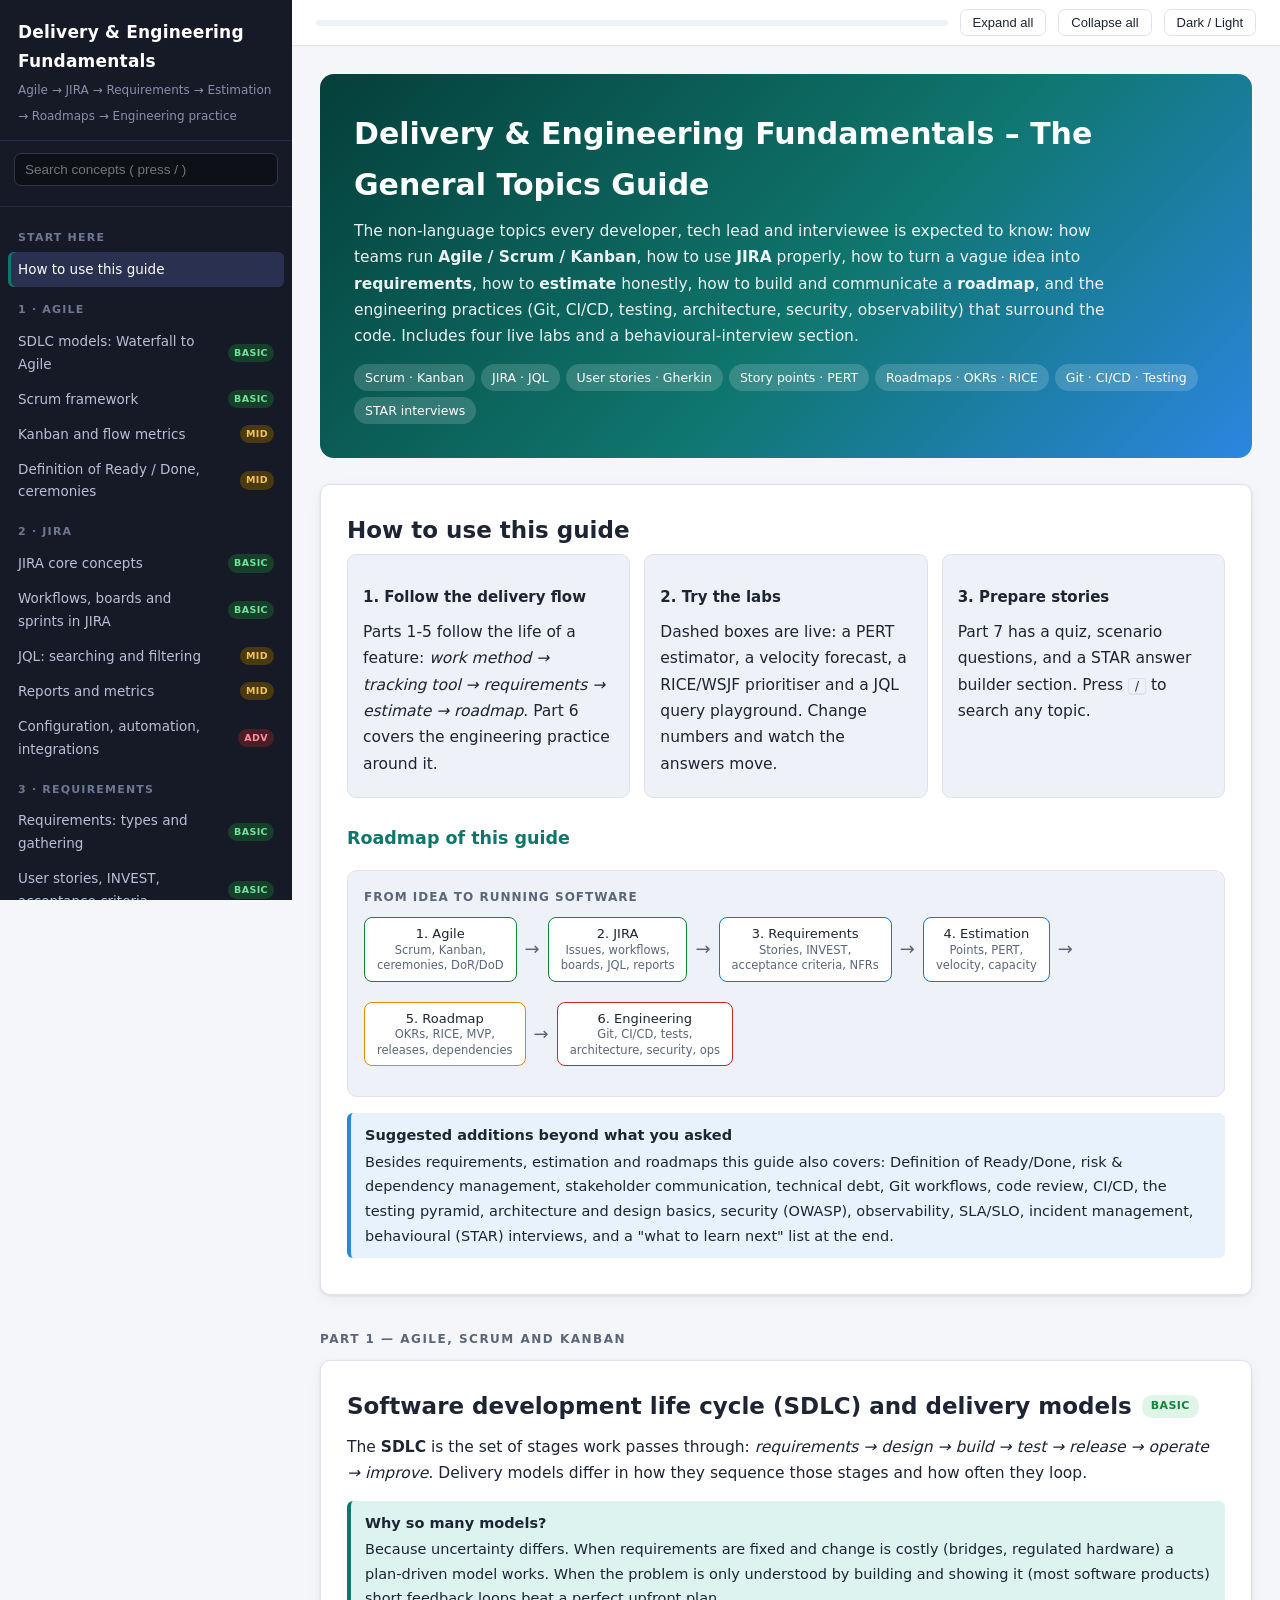
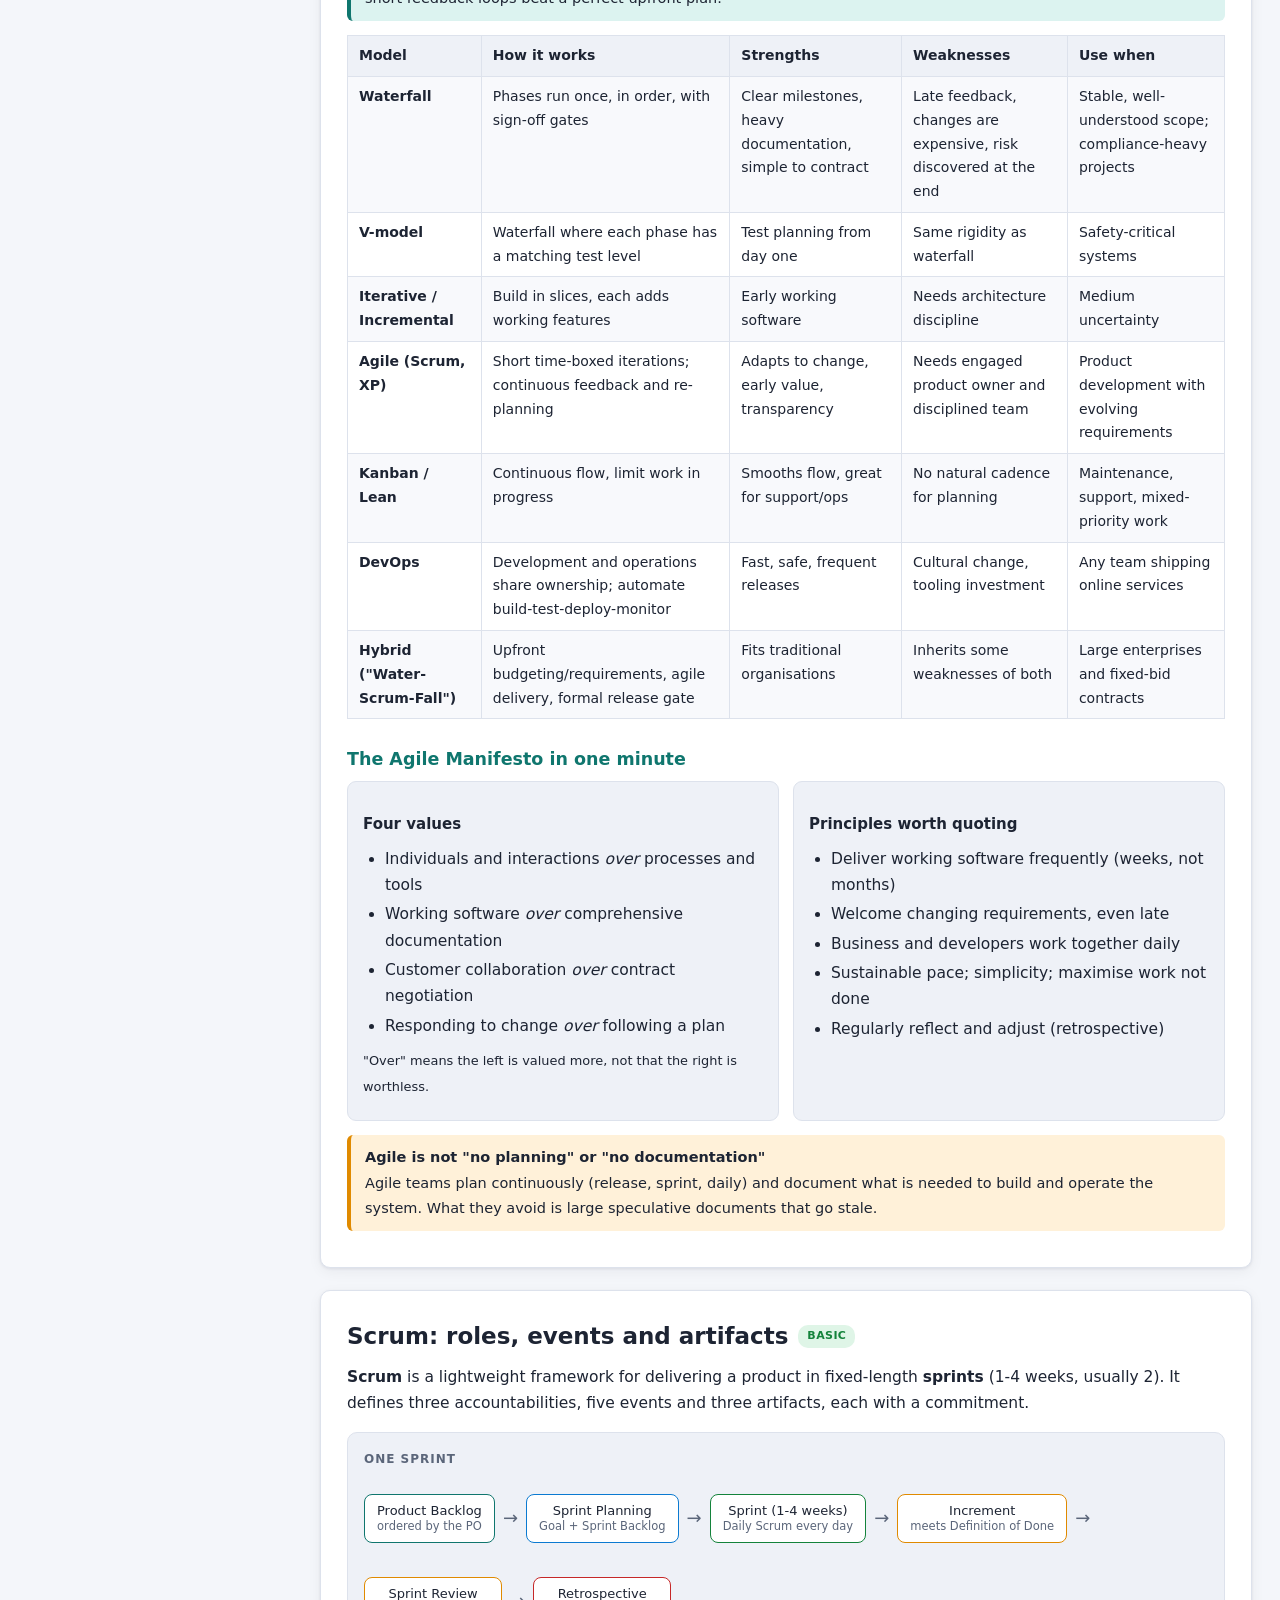
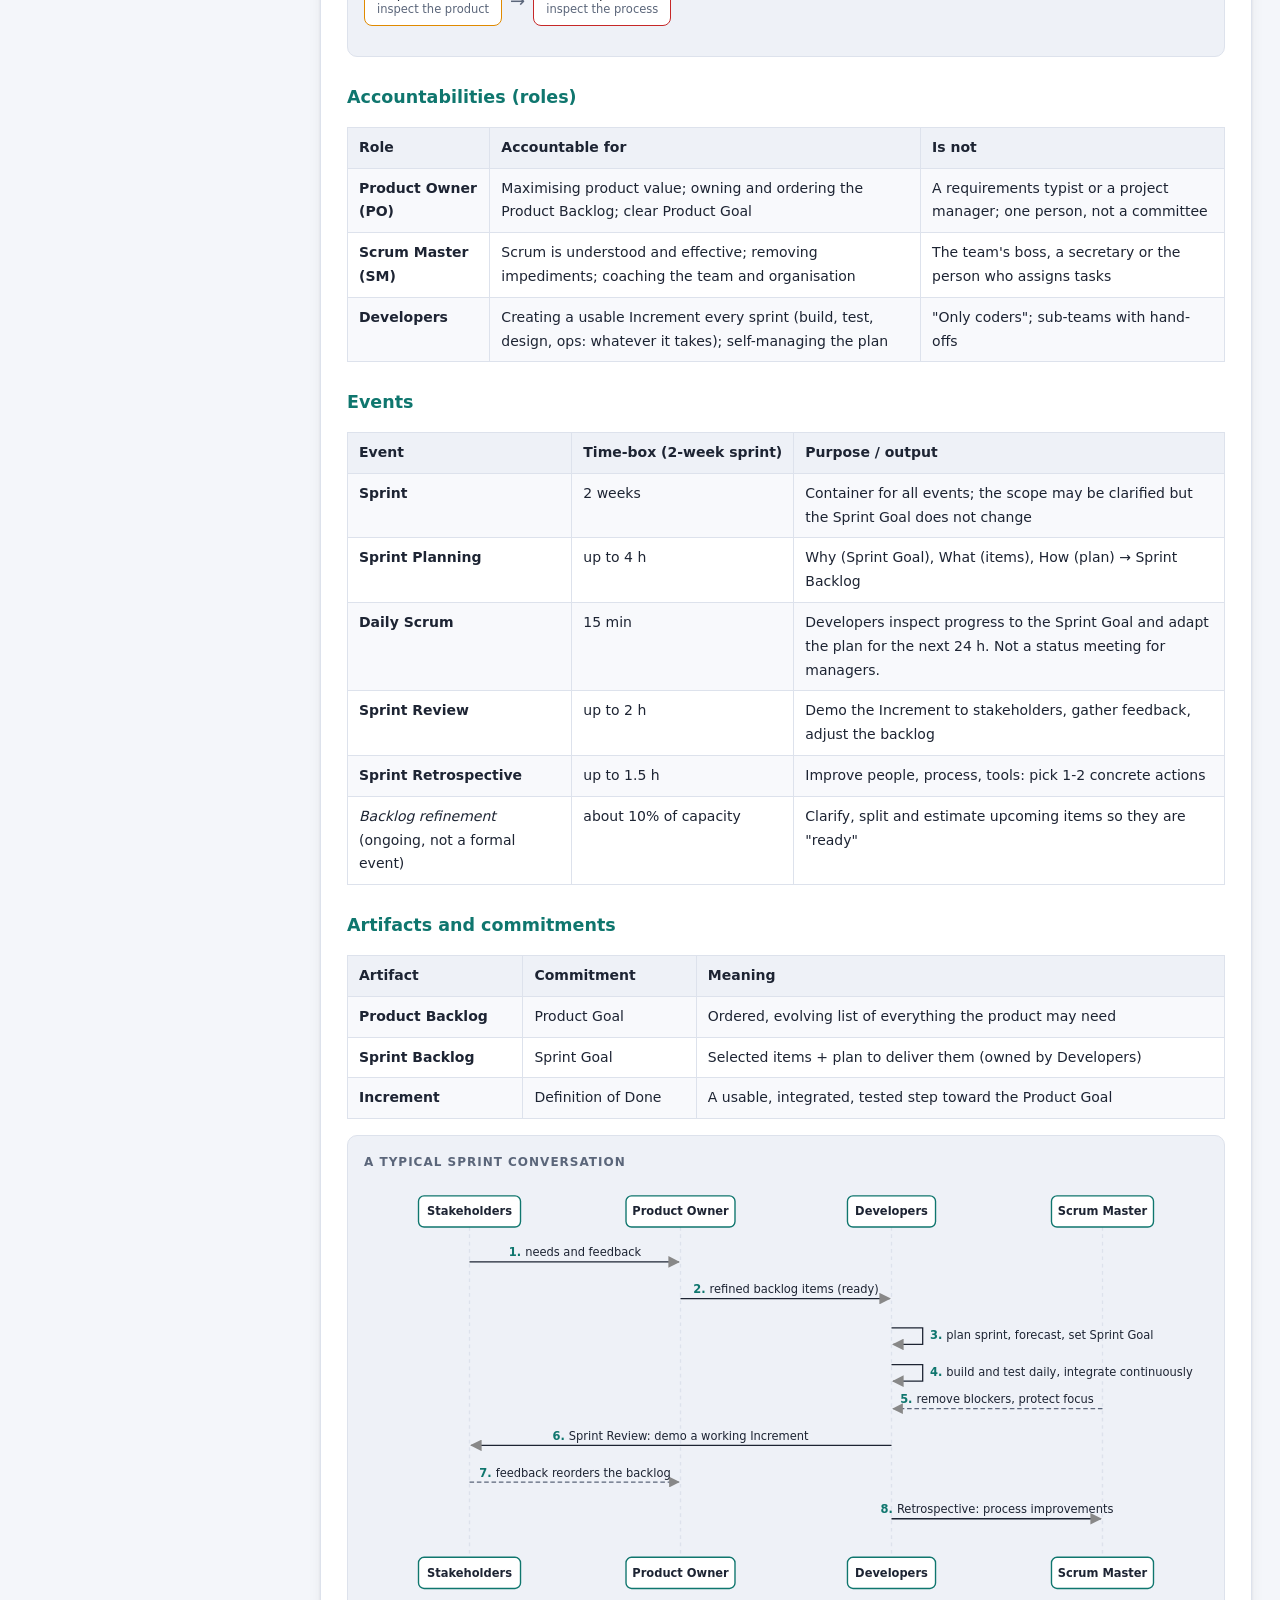
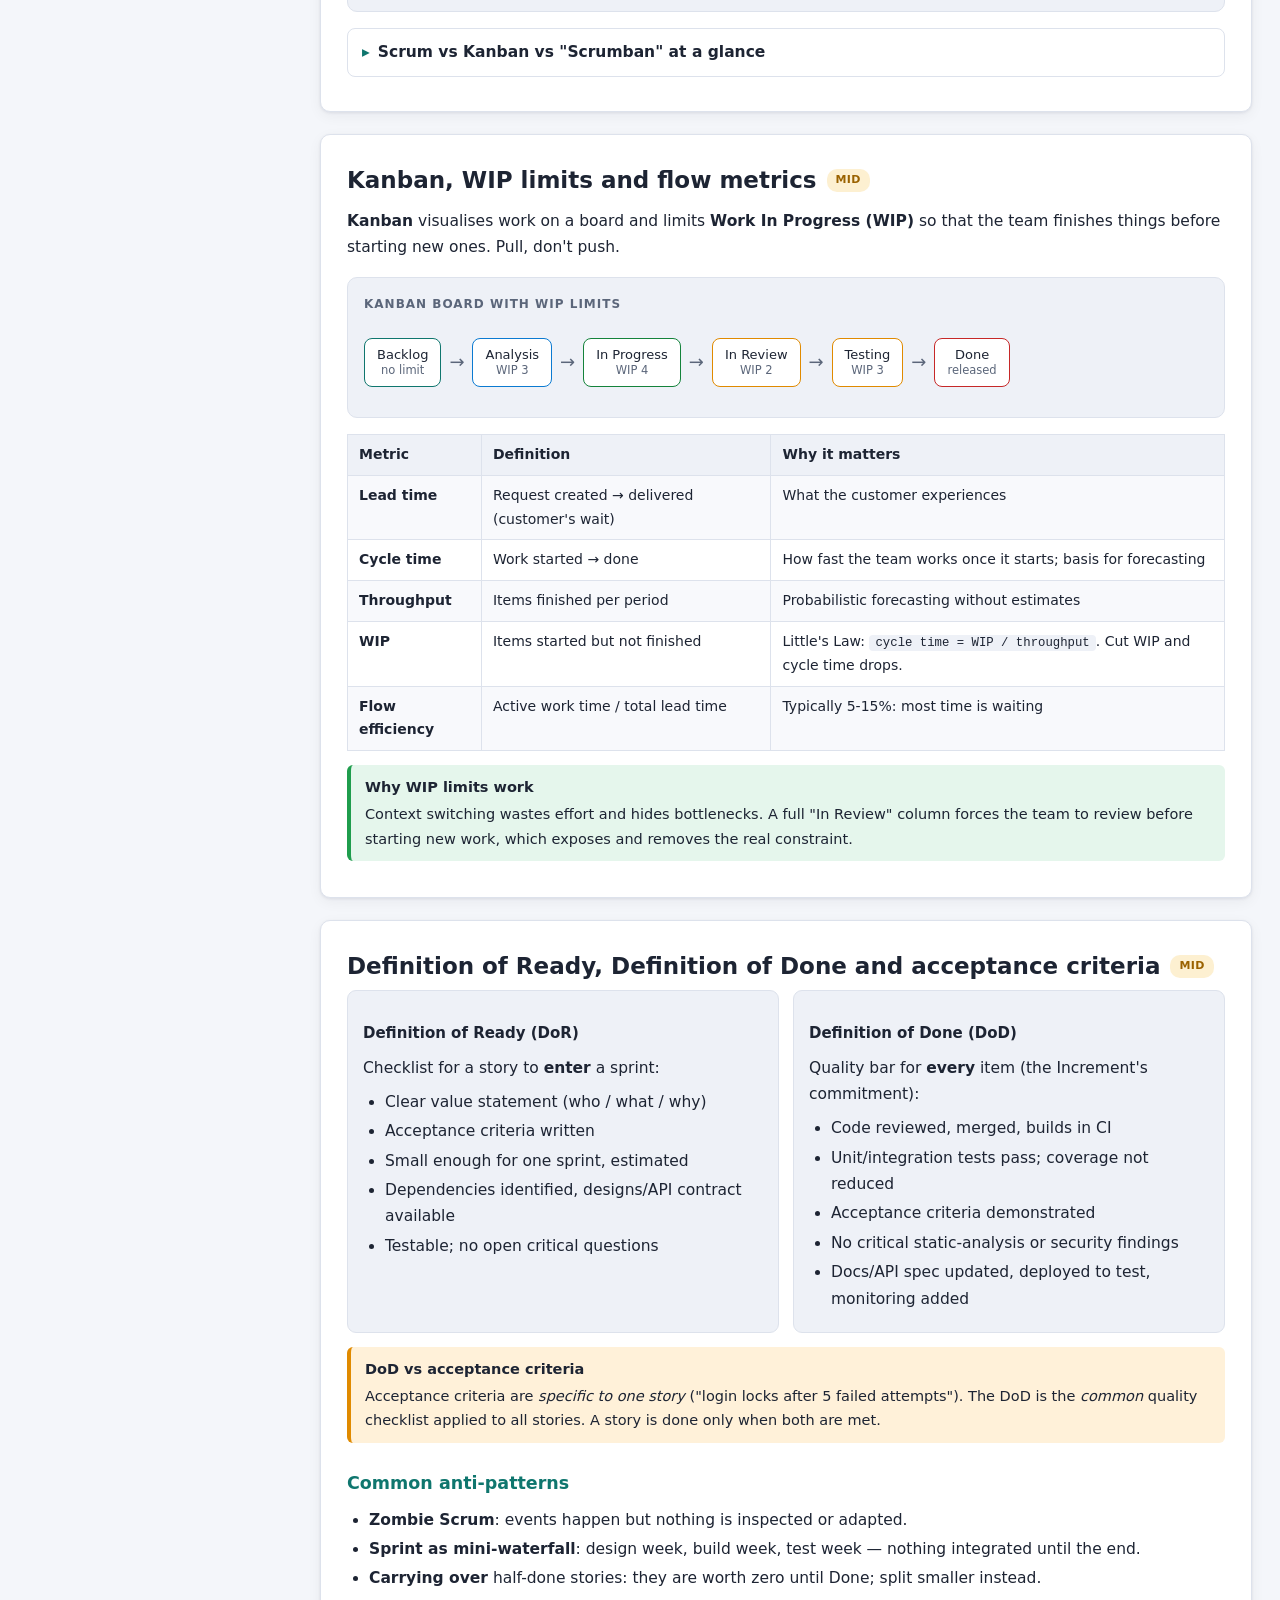
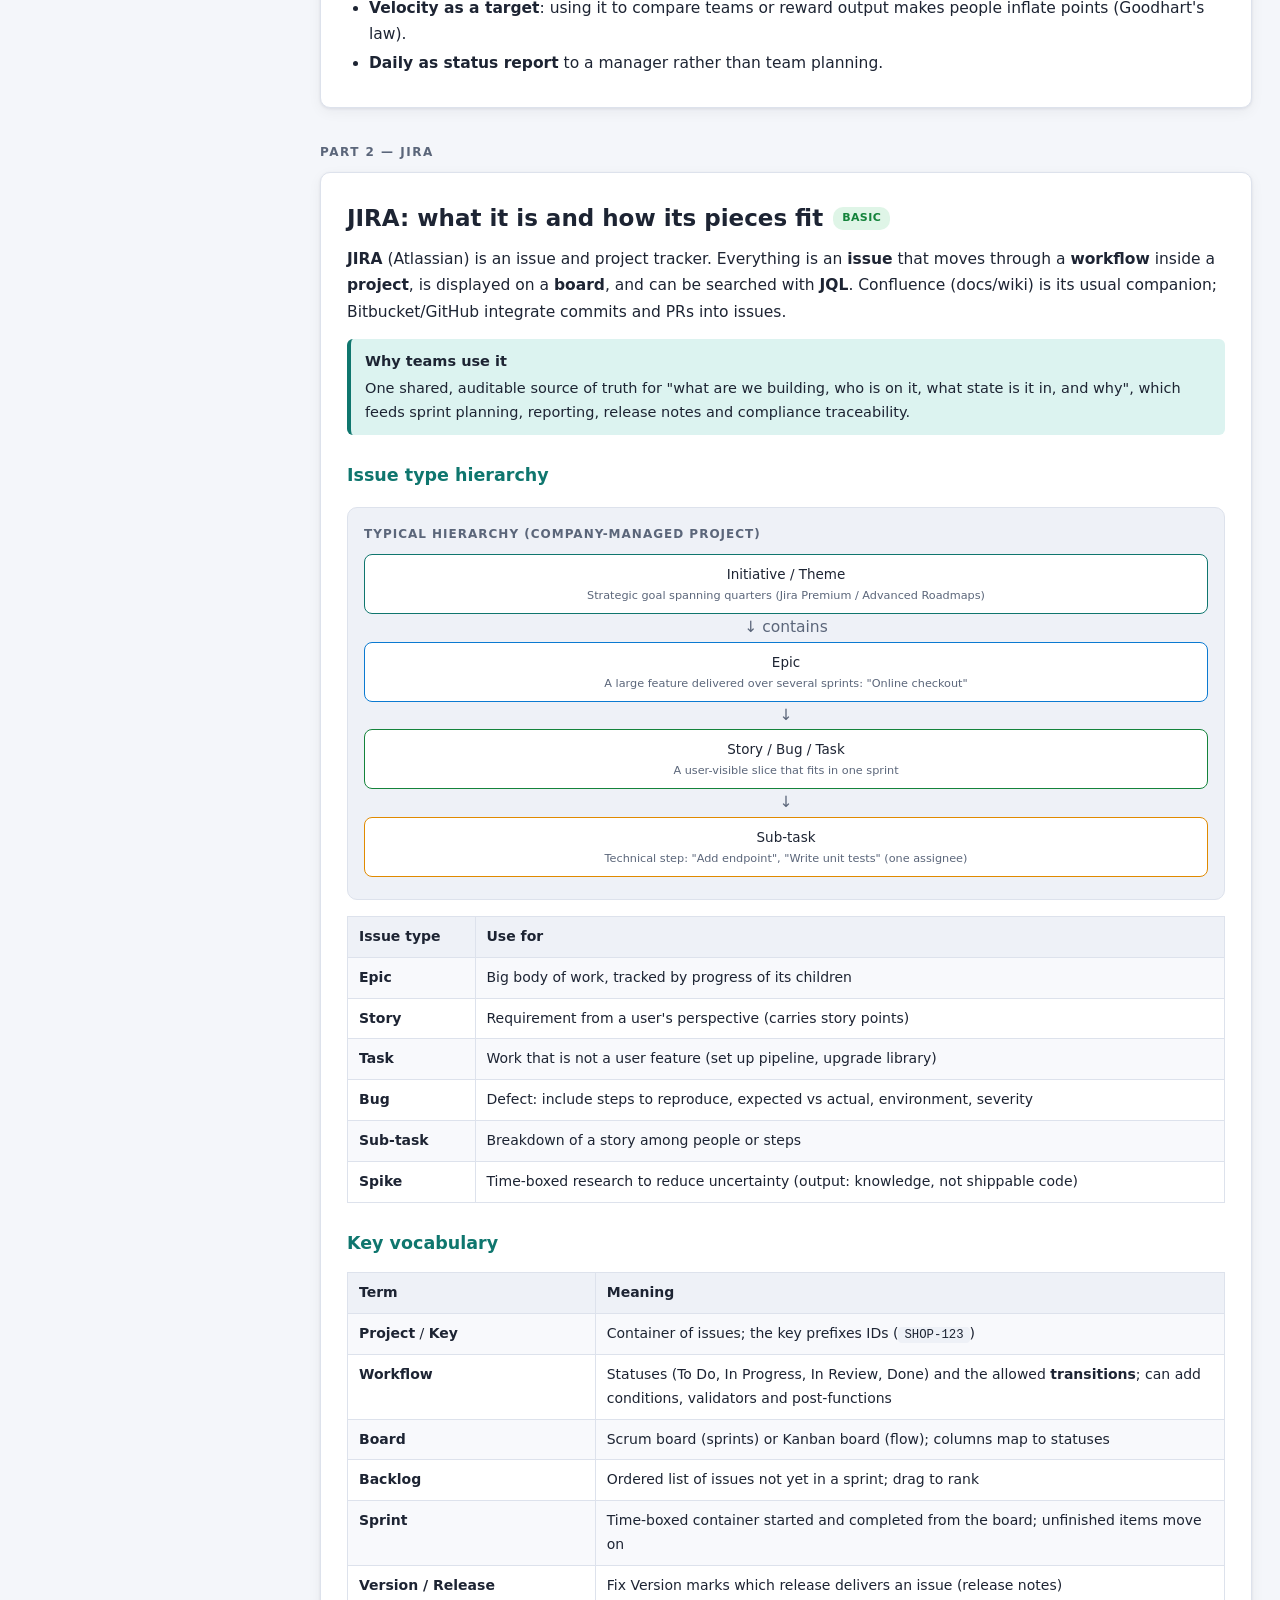
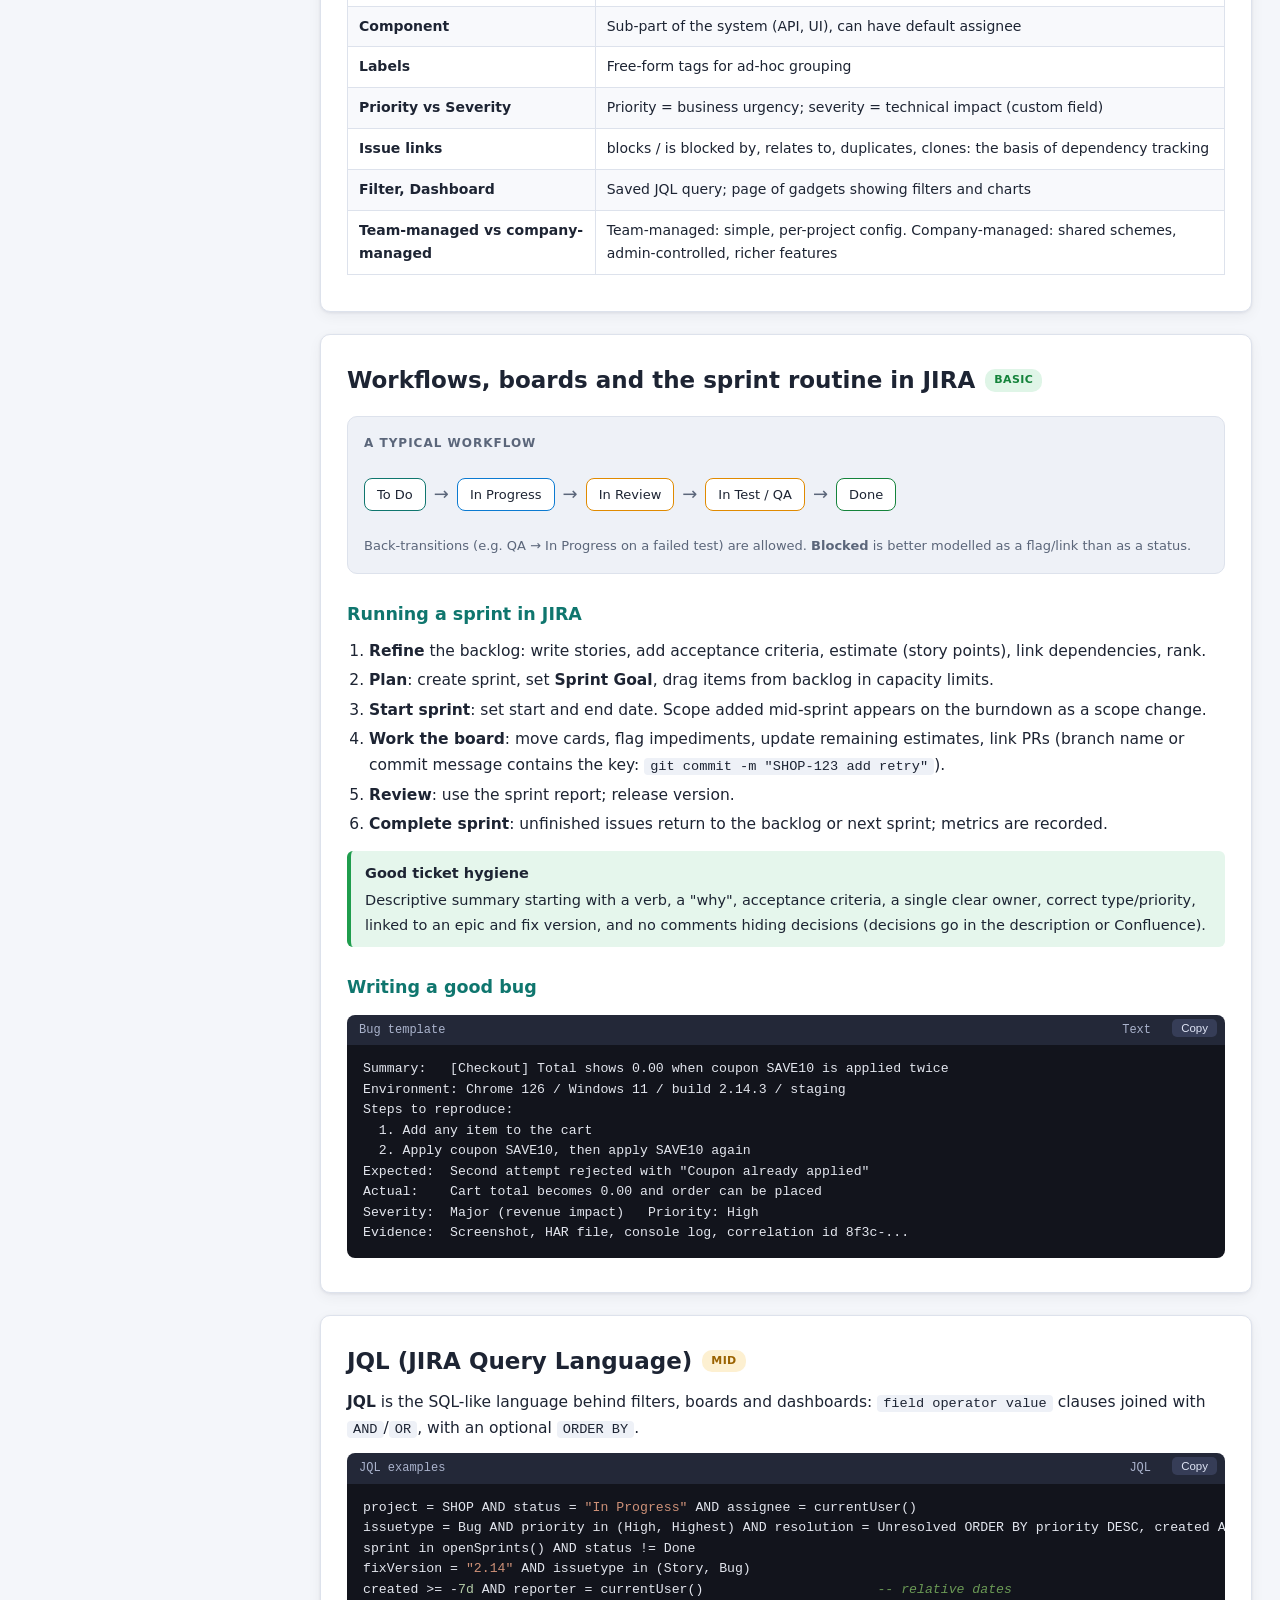
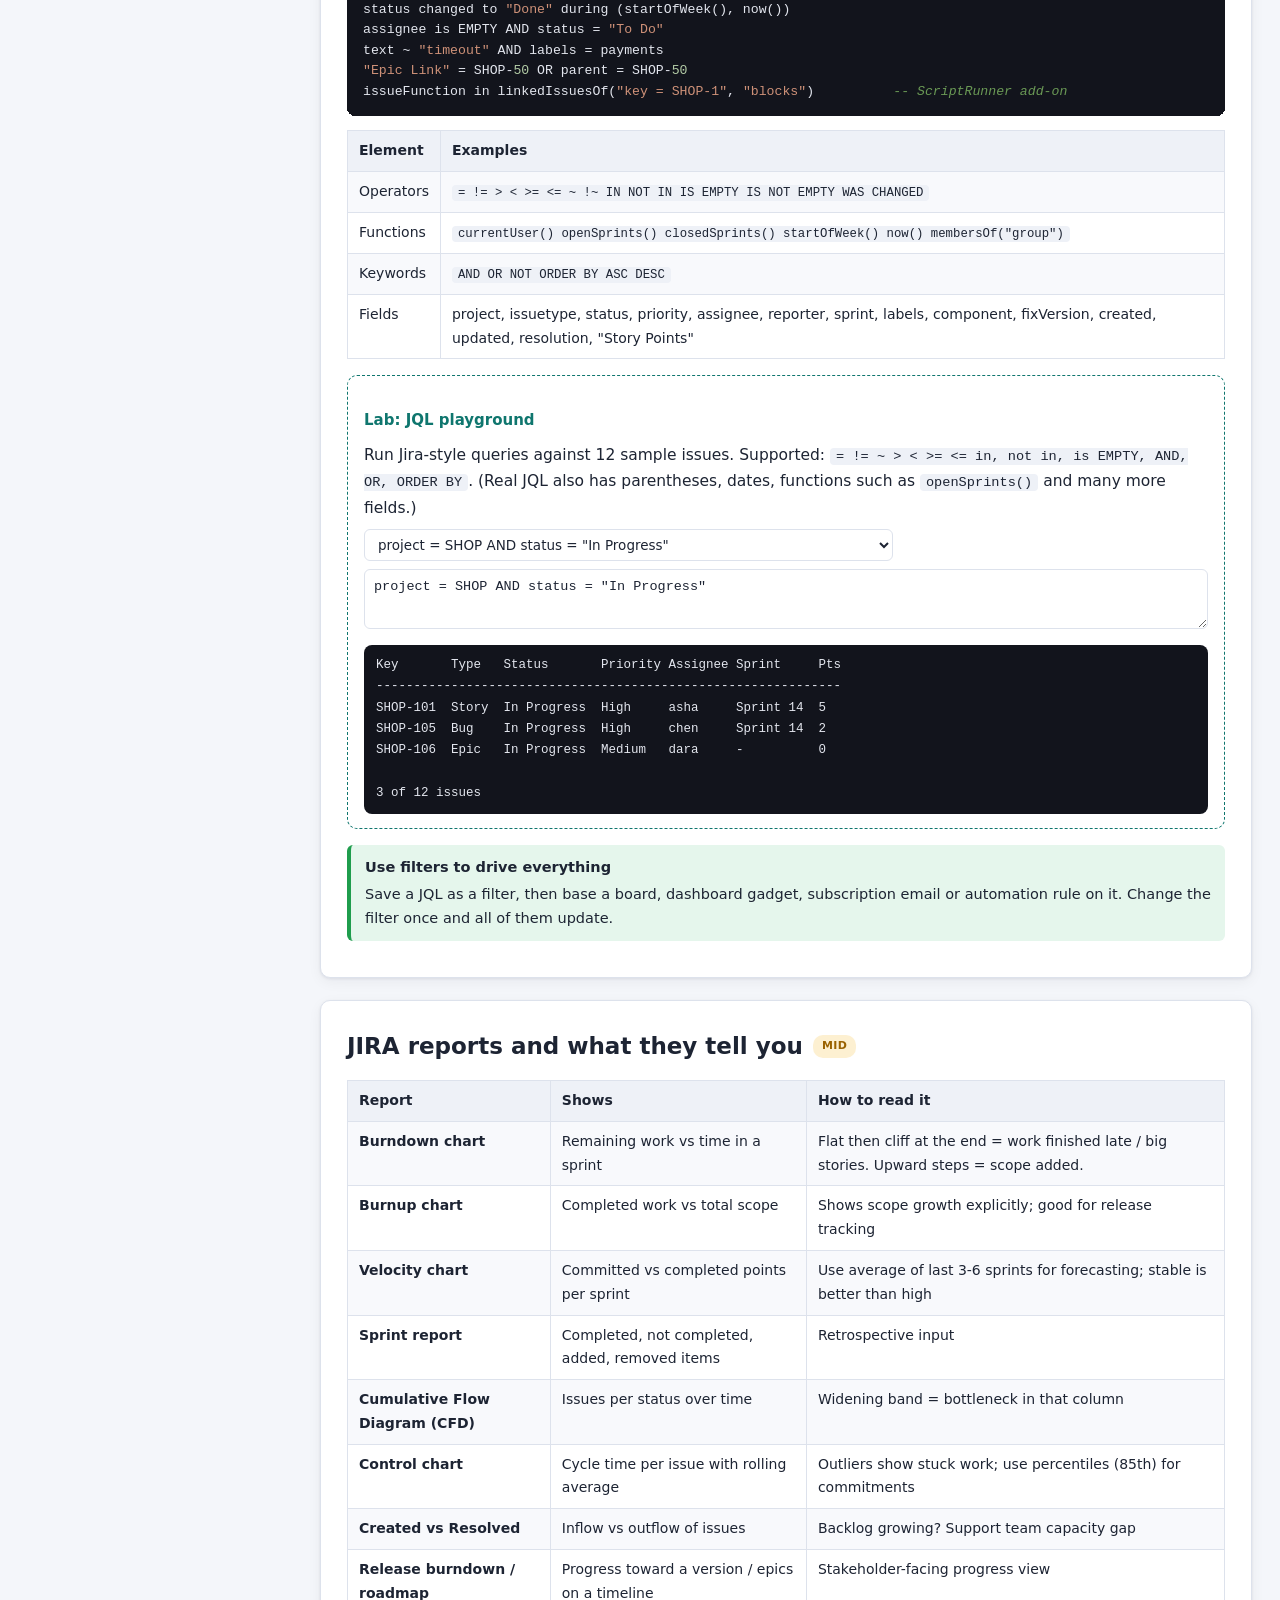
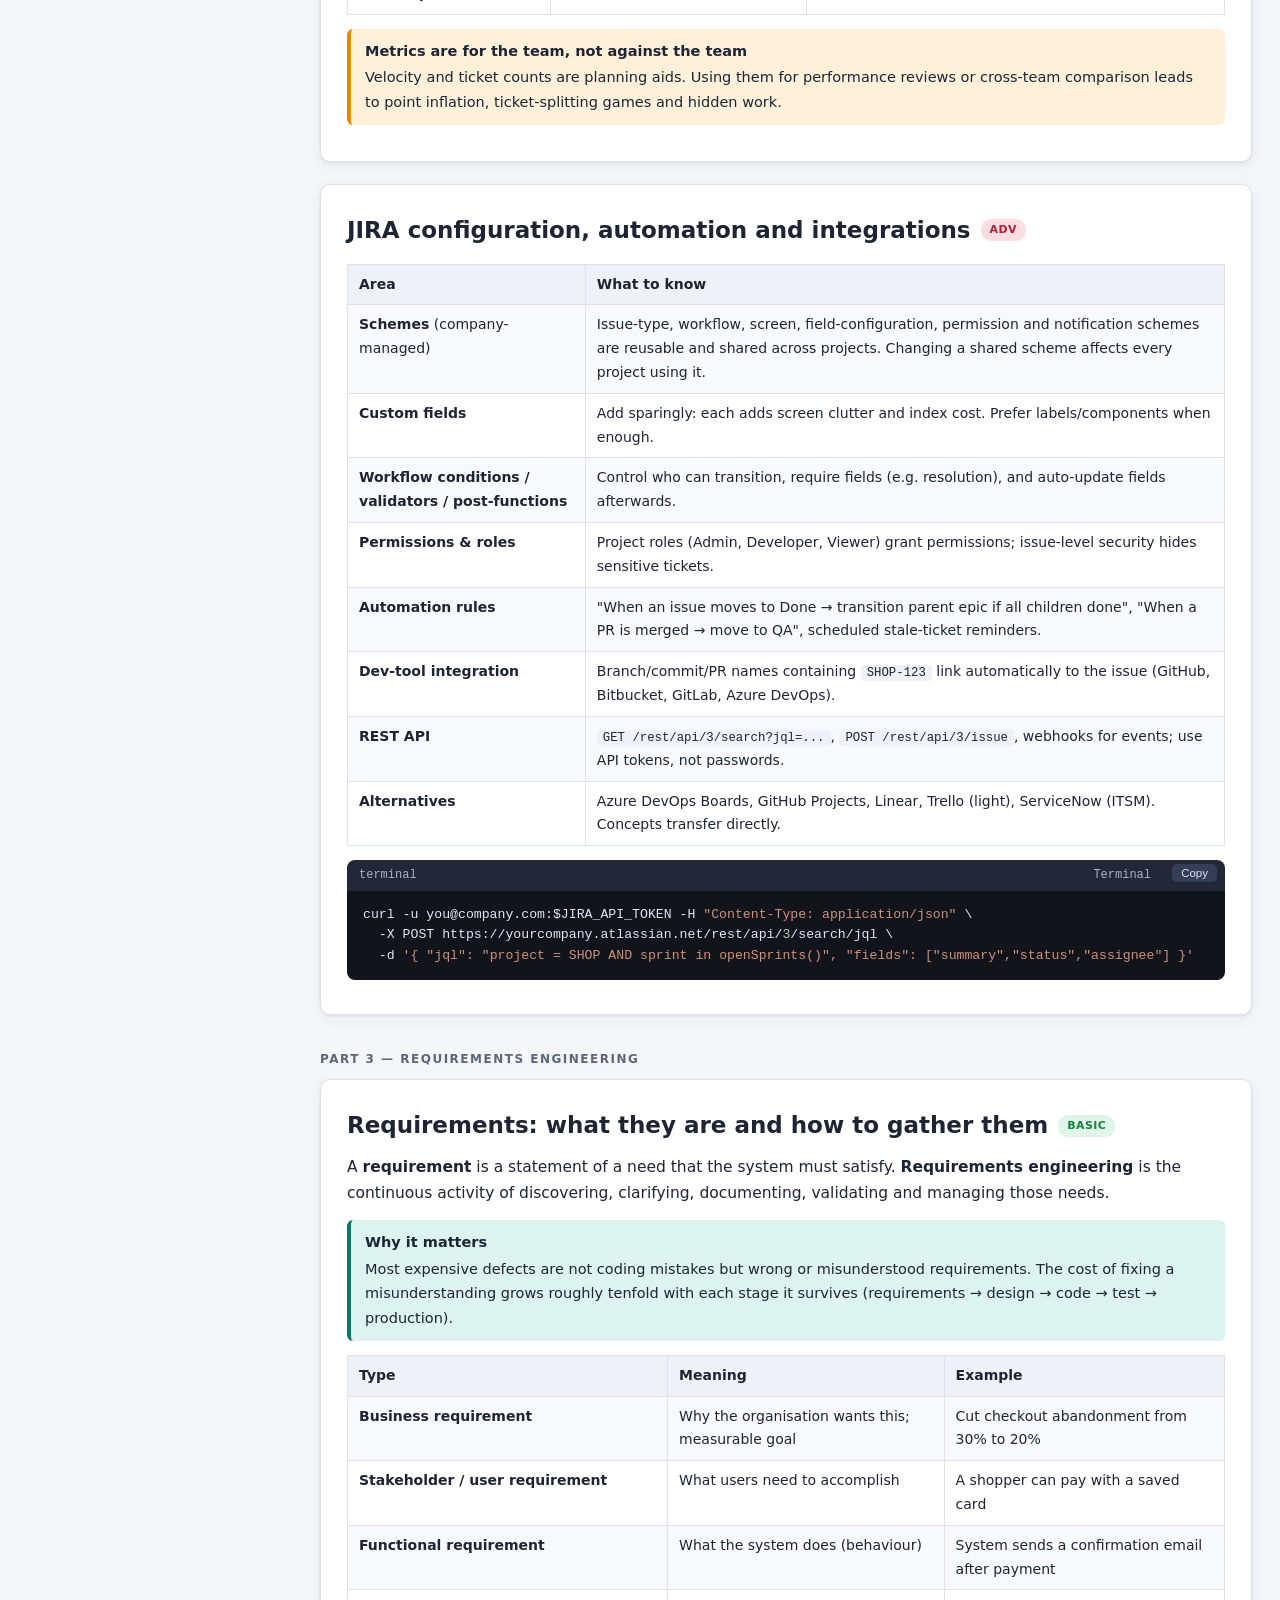
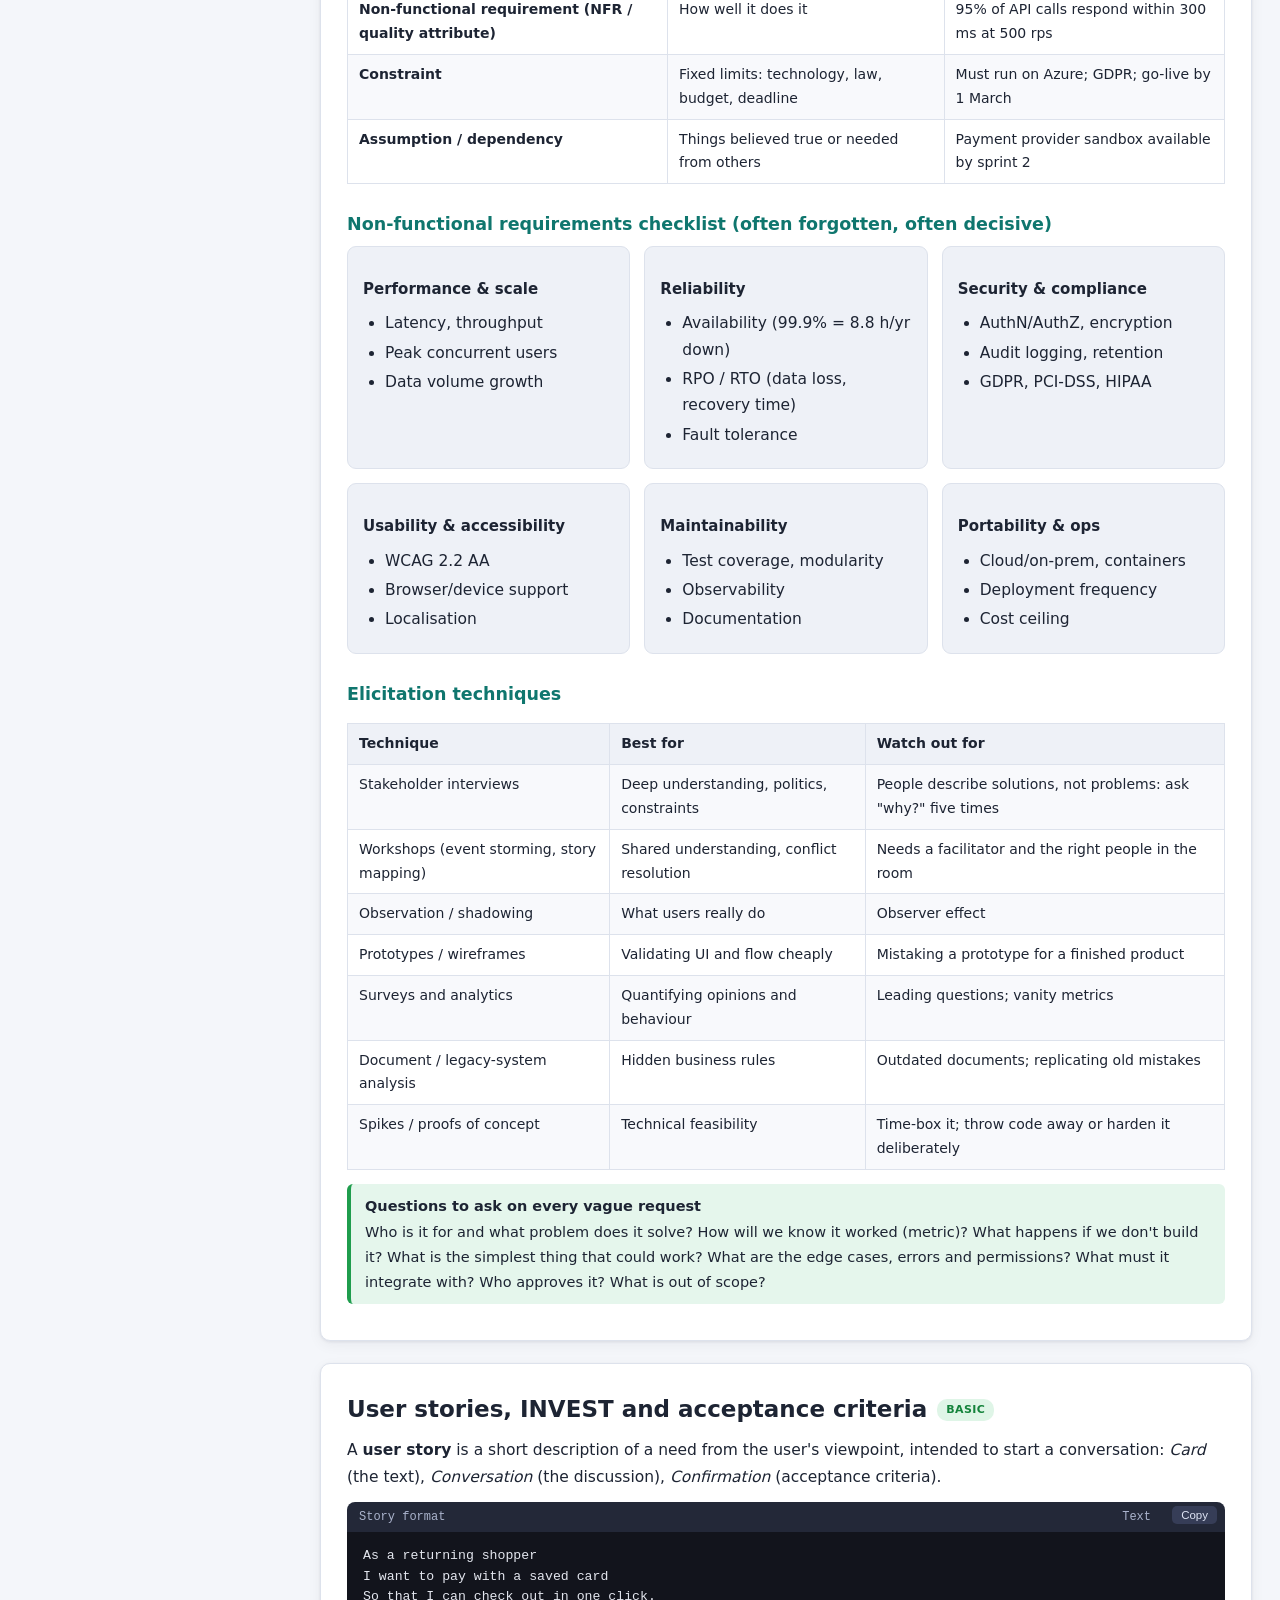
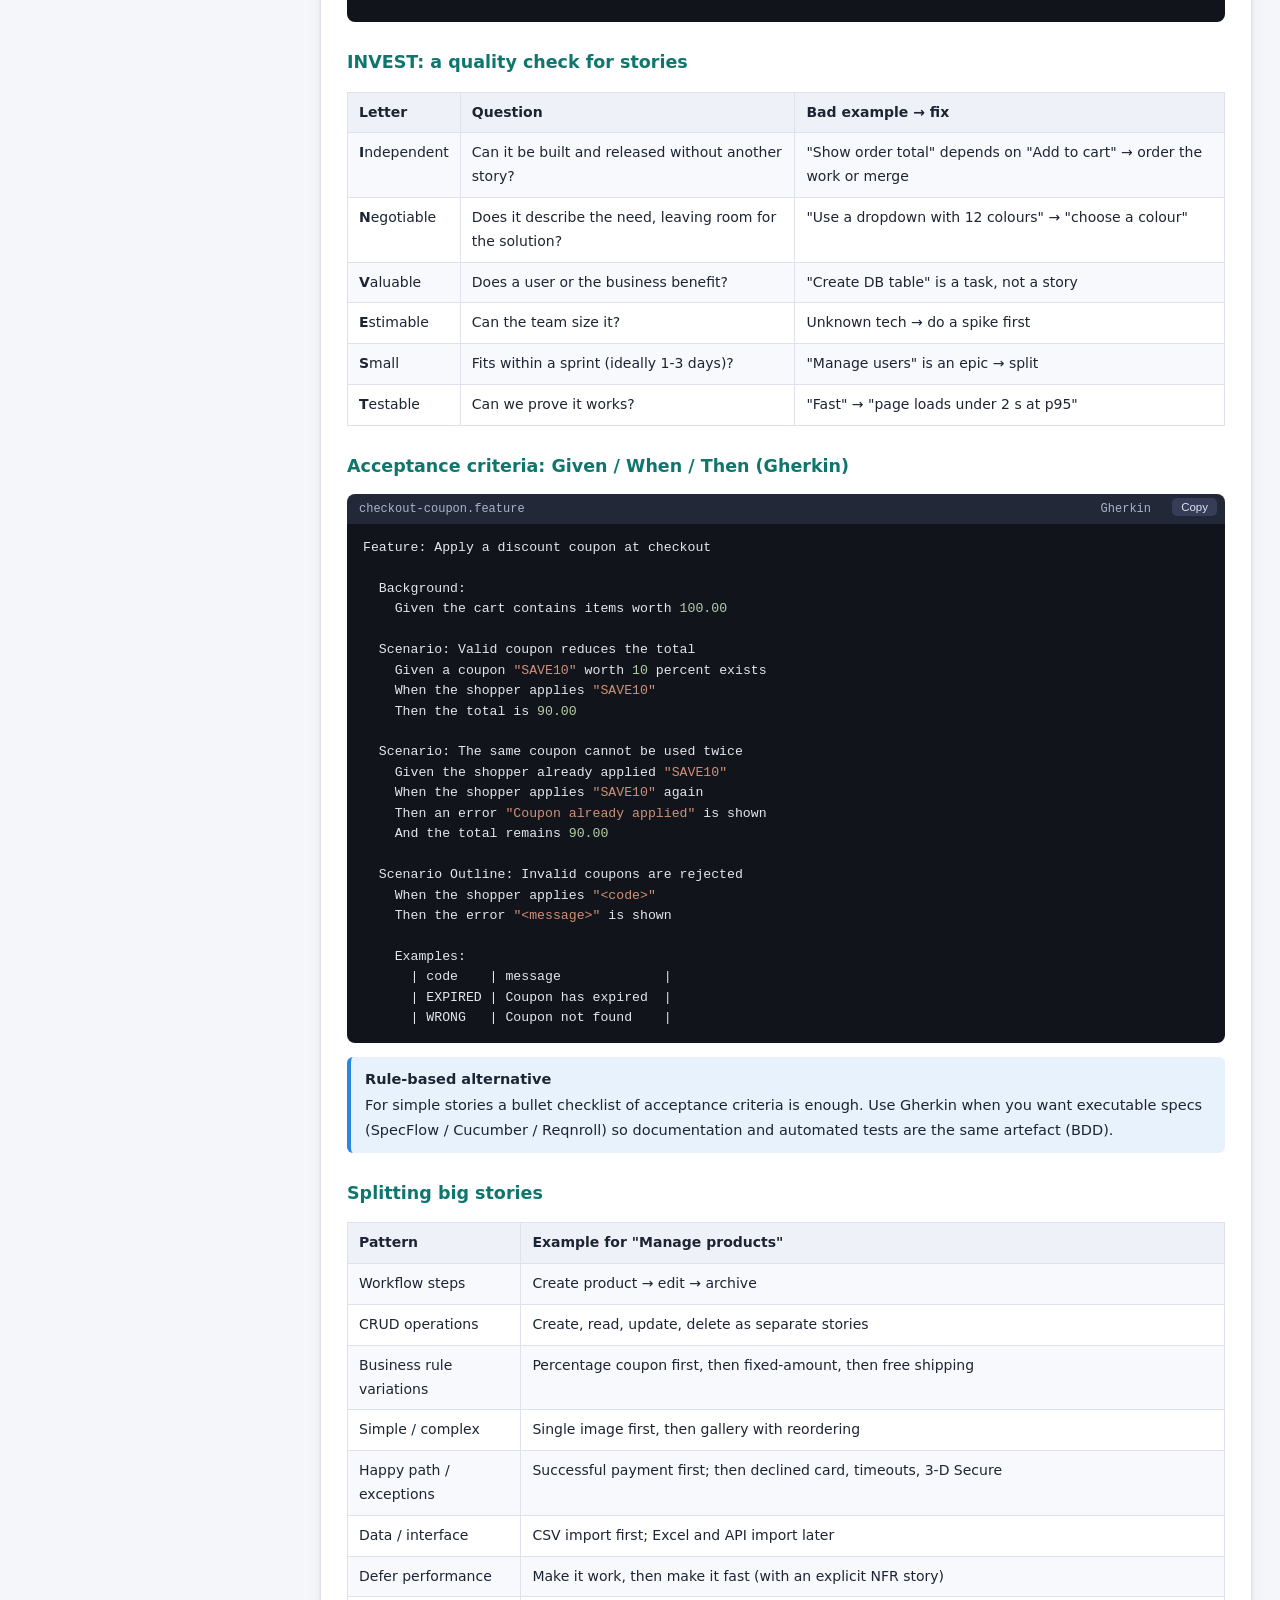
<file: General-Delivery-Guide.html>
<!DOCTYPE html>
<html lang="en">
<head>
<meta charset="utf-8">
<meta name="viewport" content="width=device-width, initial-scale=1">
<title>Delivery &amp; Engineering Fundamentals - Agile, JIRA, Estimation, Roadmaps</title>
<link rel="stylesheet" href="assets/guide.css">
<style>
:root{--accent:#0f766e;--accent-soft:#dcf3f0}
body.dark{--accent:#4fd1c5;--accent-soft:#12302d}
.hero{background:linear-gradient(135deg,#053f3a,#0f766e 55%,#2b86e0)}
</style>
</head>
<body>

<aside id="sidebar">
  <div class="brand"><h1>Delivery &amp; Engineering Fundamentals</h1><small>Agile &rarr; JIRA &rarr; Requirements &rarr; Estimation &rarr; Roadmaps &rarr; Engineering practice</small></div>
  <div class="search"><input id="search" type="search" placeholder="Search concepts ( press / )" autocomplete="off"><div id="search-results"></div></div>
  <nav id="nav"></nav>
</aside>

<div id="main">
  <div id="topbar">
    <button id="menu-btn" type="button">Menu</button>
    <div class="prog"><i id="progress"></i></div>
    <button id="expand-all" type="button">Expand all</button>
    <button id="collapse-all" type="button">Collapse all</button>
    <button id="theme-btn" type="button">Dark / Light</button>
  </div>

  <main id="content">

  <div class="hero" id="top">
    <h1>Delivery &amp; Engineering Fundamentals &ndash; The General Topics Guide</h1>
    <p>The non-language topics every developer, tech lead and interviewee is expected to know: how teams run <b>Agile / Scrum / Kanban</b>, how to use <b>JIRA</b> properly, how to turn a vague idea into <b>requirements</b>, how to <b>estimate</b> honestly, how to build and communicate a <b>roadmap</b>, and the engineering practices (Git, CI/CD, testing, architecture, security, observability) that surround the code. Includes four live labs and a behavioural-interview section.</p>
    <div class="chips"><span>Scrum &middot; Kanban</span><span>JIRA &middot; JQL</span><span>User stories &middot; Gherkin</span><span>Story points &middot; PERT</span><span>Roadmaps &middot; OKRs &middot; RICE</span><span>Git &middot; CI/CD &middot; Testing</span><span>STAR interviews</span></div>
  </div>

  <section class="topic" id="how-to-use" data-nav="How to use this guide" data-group="Start here">
    <h2>How to use this guide</h2>
    <div class="grid3">
      <div class="card"><h4>1. Follow the delivery flow</h4><p>Parts 1-5 follow the life of a feature: <i>work method &rarr; tracking tool &rarr; requirements &rarr; estimate &rarr; roadmap</i>. Part 6 covers the engineering practice around it.</p></div>
      <div class="card"><h4>2. Try the labs</h4><p>Dashed boxes are live: a PERT estimator, a velocity forecast, a RICE/WSJF prioritiser and a JQL query playground. Change numbers and watch the answers move.</p></div>
      <div class="card"><h4>3. Prepare stories</h4><p>Part 7 has a quiz, scenario questions, and a STAR answer builder section. Press <span class="kbd">/</span> to search any topic.</p></div>
    </div>
    <h3>Roadmap of this guide</h3>
    <div class="diagram"><div class="dtitle">From idea to running software</div>
      <div class="flow">
        <div class="node ok">1. Agile<small>Scrum, Kanban,<br>ceremonies, DoR/DoD</small></div><span class="arrow">&rarr;</span>
        <div class="node ok">2. JIRA<small>Issues, workflows,<br>boards, JQL, reports</small></div><span class="arrow">&rarr;</span>
        <div class="node alt">3. Requirements<small>Stories, INVEST,<br>acceptance criteria, NFRs</small></div><span class="arrow">&rarr;</span>
        <div class="node alt">4. Estimation<small>Points, PERT,<br>velocity, capacity</small></div><span class="arrow">&rarr;</span>
        <div class="node warn">5. Roadmap<small>OKRs, RICE, MVP,<br>releases, dependencies</small></div><span class="arrow">&rarr;</span>
        <div class="node bad">6. Engineering<small>Git, CI/CD, tests,<br>architecture, security, ops</small></div>
      </div>
    </div>
    <div class="note"><b>Suggested additions beyond what you asked</b>Besides requirements, estimation and roadmaps this guide also covers: Definition of Ready/Done, risk &amp; dependency management, stakeholder communication, technical debt, Git workflows, code review, CI/CD, the testing pyramid, architecture and design basics, security (OWASP), observability, SLA/SLO, incident management, behavioural (STAR) interviews, and a "what to learn next" list at the end.</div>
  </section>

  <div class="part-title">Part 1 &mdash; Agile, Scrum and Kanban</div>

  <section class="topic" id="sdlc" data-nav="SDLC models: Waterfall to Agile" data-group="1 · Agile" data-level="b">
    <h2>Software development life cycle (SDLC) and delivery models <span class="badge b">Basic</span></h2>
    <p>The <b>SDLC</b> is the set of stages work passes through: <i>requirements &rarr; design &rarr; build &rarr; test &rarr; release &rarr; operate &rarr; improve</i>. Delivery models differ in how they sequence those stages and how often they loop.</p>
    <div class="why"><b>Why so many models?</b>Because uncertainty differs. When requirements are fixed and change is costly (bridges, regulated hardware) a plan-driven model works. When the problem is only understood by building and showing it (most software products) short feedback loops beat a perfect upfront plan.</div>
    <div class="tblwrap"><table><tr><th>Model</th><th>How it works</th><th>Strengths</th><th>Weaknesses</th><th>Use when</th></tr>
      <tr><td><b>Waterfall</b></td><td>Phases run once, in order, with sign-off gates</td><td>Clear milestones, heavy documentation, simple to contract</td><td>Late feedback, changes are expensive, risk discovered at the end</td><td>Stable, well-understood scope; compliance-heavy projects</td></tr>
      <tr><td><b>V-model</b></td><td>Waterfall where each phase has a matching test level</td><td>Test planning from day one</td><td>Same rigidity as waterfall</td><td>Safety-critical systems</td></tr>
      <tr><td><b>Iterative / Incremental</b></td><td>Build in slices, each adds working features</td><td>Early working software</td><td>Needs architecture discipline</td><td>Medium uncertainty</td></tr>
      <tr><td><b>Agile (Scrum, XP)</b></td><td>Short time-boxed iterations; continuous feedback and re-planning</td><td>Adapts to change, early value, transparency</td><td>Needs engaged product owner and disciplined team</td><td>Product development with evolving requirements</td></tr>
      <tr><td><b>Kanban / Lean</b></td><td>Continuous flow, limit work in progress</td><td>Smooths flow, great for support/ops</td><td>No natural cadence for planning</td><td>Maintenance, support, mixed-priority work</td></tr>
      <tr><td><b>DevOps</b></td><td>Development and operations share ownership; automate build-test-deploy-monitor</td><td>Fast, safe, frequent releases</td><td>Cultural change, tooling investment</td><td>Any team shipping online services</td></tr>
      <tr><td><b>Hybrid ("Water-Scrum-Fall")</b></td><td>Upfront budgeting/requirements, agile delivery, formal release gate</td><td>Fits traditional organisations</td><td>Inherits some weaknesses of both</td><td>Large enterprises and fixed-bid contracts</td></tr></table></div>
    <h3>The Agile Manifesto in one minute</h3>
    <div class="grid2">
      <div class="card"><h4>Four values</h4><ul><li>Individuals and interactions <i>over</i> processes and tools</li><li>Working software <i>over</i> comprehensive documentation</li><li>Customer collaboration <i>over</i> contract negotiation</li><li>Responding to change <i>over</i> following a plan</li></ul><p><small>"Over" means the left is valued more, not that the right is worthless.</small></p></div>
      <div class="card"><h4>Principles worth quoting</h4><ul><li>Deliver working software frequently (weeks, not months)</li><li>Welcome changing requirements, even late</li><li>Business and developers work together daily</li><li>Sustainable pace; simplicity; maximise work not done</li><li>Regularly reflect and adjust (retrospective)</li></ul></div>
    </div>
    <div class="warn"><b>Agile is not "no planning" or "no documentation"</b>Agile teams plan continuously (release, sprint, daily) and document what is needed to build and operate the system. What they avoid is large speculative documents that go stale.</div>
  </section>

  <section class="topic" id="scrum" data-nav="Scrum framework" data-group="1 · Agile" data-level="b">
    <h2>Scrum: roles, events and artifacts <span class="badge b">Basic</span></h2>
    <p><b>Scrum</b> is a lightweight framework for delivering a product in fixed-length <b>sprints</b> (1-4 weeks, usually 2). It defines three accountabilities, five events and three artifacts, each with a commitment.</p>
    <div class="diagram"><div class="dtitle">One sprint</div>
      <div class="flow">
        <div class="node">Product Backlog<small>ordered by the PO</small></div><span class="arrow">&rarr;</span>
        <div class="node alt">Sprint Planning<small>Goal + Sprint Backlog</small></div><span class="arrow">&rarr;</span>
        <div class="node ok">Sprint (1-4 weeks)<small>Daily Scrum every day</small></div><span class="arrow">&rarr;</span>
        <div class="node warn">Increment<small>meets Definition of Done</small></div><span class="arrow">&rarr;</span>
        <div class="node warn">Sprint Review<small>inspect the product</small></div><span class="arrow">&rarr;</span>
        <div class="node bad">Retrospective<small>inspect the process</small></div>
      </div>
    </div>
    <h3>Accountabilities (roles)</h3>
    <div class="tblwrap"><table><tr><th>Role</th><th>Accountable for</th><th>Is not</th></tr>
      <tr><td><b>Product Owner (PO)</b></td><td>Maximising product value; owning and ordering the Product Backlog; clear Product Goal</td><td>A requirements typist or a project manager; one person, not a committee</td></tr>
      <tr><td><b>Scrum Master (SM)</b></td><td>Scrum is understood and effective; removing impediments; coaching the team and organisation</td><td>The team's boss, a secretary or the person who assigns tasks</td></tr>
      <tr><td><b>Developers</b></td><td>Creating a usable Increment every sprint (build, test, design, ops: whatever it takes); self-managing the plan</td><td>"Only coders"; sub-teams with hand-offs</td></tr></table></div>
    <h3>Events</h3>
    <div class="tblwrap"><table><tr><th>Event</th><th>Time-box (2-week sprint)</th><th>Purpose / output</th></tr>
      <tr><td><b>Sprint</b></td><td>2 weeks</td><td>Container for all events; the scope may be clarified but the Sprint Goal does not change</td></tr>
      <tr><td><b>Sprint Planning</b></td><td>up to 4 h</td><td>Why (Sprint Goal), What (items), How (plan) &rarr; Sprint Backlog</td></tr>
      <tr><td><b>Daily Scrum</b></td><td>15 min</td><td>Developers inspect progress to the Sprint Goal and adapt the plan for the next 24 h. Not a status meeting for managers.</td></tr>
      <tr><td><b>Sprint Review</b></td><td>up to 2 h</td><td>Demo the Increment to stakeholders, gather feedback, adjust the backlog</td></tr>
      <tr><td><b>Sprint Retrospective</b></td><td>up to 1.5 h</td><td>Improve people, process, tools: pick 1-2 concrete actions</td></tr>
      <tr><td><i>Backlog refinement</i> (ongoing, not a formal event)</td><td>about 10% of capacity</td><td>Clarify, split and estimate upcoming items so they are "ready"</td></tr></table></div>
    <h3>Artifacts and commitments</h3>
    <div class="tblwrap"><table><tr><th>Artifact</th><th>Commitment</th><th>Meaning</th></tr>
      <tr><td><b>Product Backlog</b></td><td>Product Goal</td><td>Ordered, evolving list of everything the product may need</td></tr>
      <tr><td><b>Sprint Backlog</b></td><td>Sprint Goal</td><td>Selected items + plan to deliver them (owned by Developers)</td></tr>
      <tr><td><b>Increment</b></td><td>Definition of Done</td><td>A usable, integrated, tested step toward the Product Goal</td></tr></table></div>
    <div class="seq" data-title="A typical sprint conversation">
<script type="text/seq">
participants: Stakeholders | Product Owner | Developers | Scrum Master
Stakeholders -> Product Owner : needs and feedback
Product Owner -> Developers : refined backlog items (ready)
Developers -> Developers : plan sprint, forecast, set Sprint Goal
Developers -> Developers : build and test daily, integrate continuously
Scrum Master --> Developers : remove blockers, protect focus
Developers -> Stakeholders : Sprint Review: demo a working Increment
Stakeholders --> Product Owner : feedback reorders the backlog
Developers -> Scrum Master : Retrospective: process improvements
</script>
    </div>
    <details><summary>Scrum vs Kanban vs "Scrumban" at a glance</summary><div class="dbody">
      <div class="tblwrap"><table><tr><th></th><th>Scrum</th><th>Kanban</th><th>Scrumban</th></tr>
      <tr><td>Cadence</td><td>Fixed sprints</td><td>Continuous flow</td><td>Flow with periodic planning</td></tr>
      <tr><td>Roles</td><td>PO, SM, Developers</td><td>None prescribed</td><td>Flexible</td></tr>
      <tr><td>WIP limits</td><td>Implicit (sprint scope)</td><td>Explicit per column</td><td>Explicit</td></tr>
      <tr><td>Change mid-iteration</td><td>Discouraged (goal protected)</td><td>Allowed any time</td><td>Allowed within WIP</td></tr>
      <tr><td>Key metrics</td><td>Velocity, burndown</td><td>Lead/cycle time, throughput</td><td>Cycle time, throughput</td></tr>
      <tr><td>Best for</td><td>Product development</td><td>Support, ops, maintenance</td><td>Teams transitioning, mixed work</td></tr></table></div></div></details>
  </section>

  <section class="topic" id="kanban" data-nav="Kanban and flow metrics" data-group="1 · Agile" data-level="i">
    <h2>Kanban, WIP limits and flow metrics <span class="badge i">Mid</span></h2>
    <p><b>Kanban</b> visualises work on a board and limits <b>Work In Progress (WIP)</b> so that the team finishes things before starting new ones. Pull, don't push.</p>
    <div class="diagram"><div class="dtitle">Kanban board with WIP limits</div>
      <div class="flow">
        <div class="node">Backlog<small>no limit</small></div><span class="arrow">&rarr;</span>
        <div class="node alt">Analysis<small>WIP 3</small></div><span class="arrow">&rarr;</span>
        <div class="node ok">In Progress<small>WIP 4</small></div><span class="arrow">&rarr;</span>
        <div class="node warn">In Review<small>WIP 2</small></div><span class="arrow">&rarr;</span>
        <div class="node warn">Testing<small>WIP 3</small></div><span class="arrow">&rarr;</span>
        <div class="node bad">Done<small>released</small></div>
      </div>
    </div>
    <div class="tblwrap"><table><tr><th>Metric</th><th>Definition</th><th>Why it matters</th></tr>
      <tr><td><b>Lead time</b></td><td>Request created &rarr; delivered (customer's wait)</td><td>What the customer experiences</td></tr>
      <tr><td><b>Cycle time</b></td><td>Work started &rarr; done</td><td>How fast the team works once it starts; basis for forecasting</td></tr>
      <tr><td><b>Throughput</b></td><td>Items finished per period</td><td>Probabilistic forecasting without estimates</td></tr>
      <tr><td><b>WIP</b></td><td>Items started but not finished</td><td>Little's Law: <code>cycle time = WIP / throughput</code>. Cut WIP and cycle time drops.</td></tr>
      <tr><td><b>Flow efficiency</b></td><td>Active work time / total lead time</td><td>Typically 5-15%: most time is waiting</td></tr></table></div>
    <div class="tip"><b>Why WIP limits work</b>Context switching wastes effort and hides bottlenecks. A full "In Review" column forces the team to review before starting new work, which exposes and removes the real constraint.</div>
  </section>

  <section class="topic" id="dor-dod" data-nav="Definition of Ready / Done, ceremonies" data-group="1 · Agile" data-level="i">
    <h2>Definition of Ready, Definition of Done and acceptance criteria <span class="badge i">Mid</span></h2>
    <div class="grid2">
      <div class="card"><h4>Definition of Ready (DoR)</h4><p>Checklist for a story to <b>enter</b> a sprint:</p><ul><li>Clear value statement (who / what / why)</li><li>Acceptance criteria written</li><li>Small enough for one sprint, estimated</li><li>Dependencies identified, designs/API contract available</li><li>Testable; no open critical questions</li></ul></div>
      <div class="card"><h4>Definition of Done (DoD)</h4><p>Quality bar for <b>every</b> item (the Increment's commitment):</p><ul><li>Code reviewed, merged, builds in CI</li><li>Unit/integration tests pass; coverage not reduced</li><li>Acceptance criteria demonstrated</li><li>No critical static-analysis or security findings</li><li>Docs/API spec updated, deployed to test, monitoring added</li></ul></div>
    </div>
    <div class="warn"><b>DoD vs acceptance criteria</b>Acceptance criteria are <i>specific to one story</i> ("login locks after 5 failed attempts"). The DoD is the <i>common</i> quality checklist applied to all stories. A story is done only when both are met.</div>
    <h3>Common anti-patterns</h3>
    <ul><li><b>Zombie Scrum</b>: events happen but nothing is inspected or adapted.</li><li><b>Sprint as mini-waterfall</b>: design week, build week, test week &mdash; nothing integrated until the end.</li><li><b>Carrying over</b> half-done stories: they are worth zero until Done; split smaller instead.</li><li><b>Velocity as a target</b>: using it to compare teams or reward output makes people inflate points (Goodhart's law).</li><li><b>Daily as status report</b> to a manager rather than team planning.</li></ul>
  </section>

  <div class="part-title">Part 2 &mdash; JIRA</div>

  <section class="topic" id="jira-concepts" data-nav="JIRA core concepts" data-group="2 · JIRA" data-level="b">
    <h2>JIRA: what it is and how its pieces fit <span class="badge b">Basic</span></h2>
    <p><b>JIRA</b> (Atlassian) is an issue and project tracker. Everything is an <b>issue</b> that moves through a <b>workflow</b> inside a <b>project</b>, is displayed on a <b>board</b>, and can be searched with <b>JQL</b>. Confluence (docs/wiki) is its usual companion; Bitbucket/GitHub integrate commits and PRs into issues.</p>
    <div class="why"><b>Why teams use it</b>One shared, auditable source of truth for "what are we building, who is on it, what state is it in, and why", which feeds sprint planning, reporting, release notes and compliance traceability.</div>
    <h3>Issue type hierarchy</h3>
    <div class="diagram"><div class="dtitle">Typical hierarchy (company-managed project)</div>
      <div class="layers">
        <div class="layer">Initiative / Theme<small>Strategic goal spanning quarters (Jira Premium / Advanced Roadmaps)</small></div><div class="down">&darr; contains</div>
        <div class="layer l2">Epic<small>A large feature delivered over several sprints: "Online checkout"</small></div><div class="down">&darr;</div>
        <div class="layer l3">Story / Bug / Task<small>A user-visible slice that fits in one sprint</small></div><div class="down">&darr;</div>
        <div class="layer l4">Sub-task<small>Technical step: "Add endpoint", "Write unit tests" (one assignee)</small></div>
      </div>
    </div>
    <div class="tblwrap"><table><tr><th>Issue type</th><th>Use for</th></tr>
      <tr><td><b>Epic</b></td><td>Big body of work, tracked by progress of its children</td></tr>
      <tr><td><b>Story</b></td><td>Requirement from a user's perspective (carries story points)</td></tr>
      <tr><td><b>Task</b></td><td>Work that is not a user feature (set up pipeline, upgrade library)</td></tr>
      <tr><td><b>Bug</b></td><td>Defect: include steps to reproduce, expected vs actual, environment, severity</td></tr>
      <tr><td><b>Sub-task</b></td><td>Breakdown of a story among people or steps</td></tr>
      <tr><td><b>Spike</b></td><td>Time-boxed research to reduce uncertainty (output: knowledge, not shippable code)</td></tr></table></div>
    <h3>Key vocabulary</h3>
    <div class="tblwrap"><table><tr><th>Term</th><th>Meaning</th></tr>
      <tr><td><b>Project</b> / <b>Key</b></td><td>Container of issues; the key prefixes IDs (<code>SHOP-123</code>)</td></tr>
      <tr><td><b>Workflow</b></td><td>Statuses (To Do, In Progress, In Review, Done) and the allowed <b>transitions</b>; can add conditions, validators and post-functions</td></tr>
      <tr><td><b>Board</b></td><td>Scrum board (sprints) or Kanban board (flow); columns map to statuses</td></tr>
      <tr><td><b>Backlog</b></td><td>Ordered list of issues not yet in a sprint; drag to rank</td></tr>
      <tr><td><b>Sprint</b></td><td>Time-boxed container started and completed from the board; unfinished items move on</td></tr>
      <tr><td><b>Version / Release</b></td><td>Fix Version marks which release delivers an issue (release notes)</td></tr>
      <tr><td><b>Component</b></td><td>Sub-part of the system (API, UI), can have default assignee</td></tr>
      <tr><td><b>Labels</b></td><td>Free-form tags for ad-hoc grouping</td></tr>
      <tr><td><b>Priority vs Severity</b></td><td>Priority = business urgency; severity = technical impact (custom field)</td></tr>
      <tr><td><b>Issue links</b></td><td>blocks / is blocked by, relates to, duplicates, clones: the basis of dependency tracking</td></tr>
      <tr><td><b>Filter, Dashboard</b></td><td>Saved JQL query; page of gadgets showing filters and charts</td></tr>
      <tr><td><b>Team-managed vs company-managed</b></td><td>Team-managed: simple, per-project config. Company-managed: shared schemes, admin-controlled, richer features</td></tr></table></div>
  </section>

  <section class="topic" id="jira-workflow" data-nav="Workflows, boards and sprints in JIRA" data-group="2 · JIRA" data-level="b">
    <h2>Workflows, boards and the sprint routine in JIRA <span class="badge b">Basic</span></h2>
    <div class="diagram"><div class="dtitle">A typical workflow</div>
      <div class="flow">
        <div class="node">To Do</div><span class="arrow">&rarr;</span>
        <div class="node alt">In Progress</div><span class="arrow">&rarr;</span>
        <div class="node warn">In Review</div><span class="arrow">&rarr;</span>
        <div class="node warn">In Test / QA</div><span class="arrow">&rarr;</span>
        <div class="node ok">Done</div>
      </div>
      <p style="margin:10px 0 0;font-size:13px;color:var(--muted)">Back-transitions (e.g. QA &rarr; In Progress on a failed test) are allowed. <b>Blocked</b> is better modelled as a flag/link than as a status.</p>
    </div>
    <h3>Running a sprint in JIRA</h3>
    <ol>
      <li><b>Refine</b> the backlog: write stories, add acceptance criteria, estimate (story points), link dependencies, rank.</li>
      <li><b>Plan</b>: create sprint, set <b>Sprint Goal</b>, drag items from backlog in capacity limits.</li>
      <li><b>Start sprint</b>: set start and end date. Scope added mid-sprint appears on the burndown as a scope change.</li>
      <li><b>Work the board</b>: move cards, flag impediments, update remaining estimates, link PRs (branch name or commit message contains the key: <code>git commit -m "SHOP-123 add retry"</code>).</li>
      <li><b>Review</b>: use the sprint report; release version.</li>
      <li><b>Complete sprint</b>: unfinished issues return to the backlog or next sprint; metrics are recorded.</li>
    </ol>
    <div class="tip"><b>Good ticket hygiene</b>Descriptive summary starting with a verb, a "why", acceptance criteria, a single clear owner, correct type/priority, linked to an epic and fix version, and no comments hiding decisions (decisions go in the description or Confluence).</div>
    <h3>Writing a good bug</h3>
    <pre data-lang="plain" data-file="Bug template">Summary:   [Checkout] Total shows 0.00 when coupon SAVE10 is applied twice
Environment: Chrome 126 / Windows 11 / build 2.14.3 / staging
Steps to reproduce:
  1. Add any item to the cart
  2. Apply coupon SAVE10, then apply SAVE10 again
Expected:  Second attempt rejected with "Coupon already applied"
Actual:    Cart total becomes 0.00 and order can be placed
Severity:  Major (revenue impact)   Priority: High
Evidence:  Screenshot, HAR file, console log, correlation id 8f3c-...
</pre>
  </section>

  <section class="topic" id="jql" data-nav="JQL: searching and filtering" data-group="2 · JIRA" data-level="i">
    <h2>JQL (JIRA Query Language) <span class="badge i">Mid</span></h2>
    <p><b>JQL</b> is the SQL-like language behind filters, boards and dashboards: <code>field operator value</code> clauses joined with <code>AND</code>/<code>OR</code>, with an optional <code>ORDER BY</code>.</p>
    <pre data-lang="jql" data-file="JQL examples">project = SHOP AND status = "In Progress" AND assignee = currentUser()
issuetype = Bug AND priority in (High, Highest) AND resolution = Unresolved ORDER BY priority DESC, created ASC
sprint in openSprints() AND status != Done
fixVersion = "2.14" AND issuetype in (Story, Bug)
created &gt;= -7d AND reporter = currentUser()                      -- relative dates
status changed to "Done" during (startOfWeek(), now())
assignee is EMPTY AND status = "To Do"
text ~ "timeout" AND labels = payments
"Epic Link" = SHOP-50 OR parent = SHOP-50
issueFunction in linkedIssuesOf("key = SHOP-1", "blocks")          -- ScriptRunner add-on</pre>
    <div class="tblwrap"><table><tr><th>Element</th><th>Examples</th></tr>
      <tr><td>Operators</td><td><code>= != &gt; &lt; &gt;= &lt;= ~ !~ IN NOT IN IS EMPTY IS NOT EMPTY WAS CHANGED</code></td></tr>
      <tr><td>Functions</td><td><code>currentUser() openSprints() closedSprints() startOfWeek() now() membersOf("group")</code></td></tr>
      <tr><td>Keywords</td><td><code>AND OR NOT ORDER BY ASC DESC</code></td></tr>
      <tr><td>Fields</td><td>project, issuetype, status, priority, assignee, reporter, sprint, labels, component, fixVersion, created, updated, resolution, "Story Points"</td></tr></table></div>
    <div class="lab" id="jql-lab"></div>
    <div class="tip"><b>Use filters to drive everything</b>Save a JQL as a filter, then base a board, dashboard gadget, subscription email or automation rule on it. Change the filter once and all of them update.</div>
  </section>

  <section class="topic" id="jira-reports" data-nav="Reports and metrics" data-group="2 · JIRA" data-level="i">
    <h2>JIRA reports and what they tell you <span class="badge i">Mid</span></h2>
    <div class="tblwrap"><table><tr><th>Report</th><th>Shows</th><th>How to read it</th></tr>
      <tr><td><b>Burndown chart</b></td><td>Remaining work vs time in a sprint</td><td>Flat then cliff at the end = work finished late / big stories. Upward steps = scope added.</td></tr>
      <tr><td><b>Burnup chart</b></td><td>Completed work vs total scope</td><td>Shows scope growth explicitly; good for release tracking</td></tr>
      <tr><td><b>Velocity chart</b></td><td>Committed vs completed points per sprint</td><td>Use average of last 3-6 sprints for forecasting; stable is better than high</td></tr>
      <tr><td><b>Sprint report</b></td><td>Completed, not completed, added, removed items</td><td>Retrospective input</td></tr>
      <tr><td><b>Cumulative Flow Diagram (CFD)</b></td><td>Issues per status over time</td><td>Widening band = bottleneck in that column</td></tr>
      <tr><td><b>Control chart</b></td><td>Cycle time per issue with rolling average</td><td>Outliers show stuck work; use percentiles (85th) for commitments</td></tr>
      <tr><td><b>Created vs Resolved</b></td><td>Inflow vs outflow of issues</td><td>Backlog growing? Support team capacity gap</td></tr>
      <tr><td><b>Release burndown / roadmap</b></td><td>Progress toward a version / epics on a timeline</td><td>Stakeholder-facing progress view</td></tr></table></div>
    <div class="warn"><b>Metrics are for the team, not against the team</b>Velocity and ticket counts are planning aids. Using them for performance reviews or cross-team comparison leads to point inflation, ticket-splitting games and hidden work.</div>
  </section>

  <section class="topic" id="jira-admin" data-nav="Configuration, automation, integrations" data-group="2 · JIRA" data-level="a">
    <h2>JIRA configuration, automation and integrations <span class="badge a">Adv</span></h2>
    <div class="tblwrap"><table><tr><th>Area</th><th>What to know</th></tr>
      <tr><td><b>Schemes</b> (company-managed)</td><td>Issue-type, workflow, screen, field-configuration, permission and notification schemes are reusable and shared across projects. Changing a shared scheme affects every project using it.</td></tr>
      <tr><td><b>Custom fields</b></td><td>Add sparingly: each adds screen clutter and index cost. Prefer labels/components when enough.</td></tr>
      <tr><td><b>Workflow conditions / validators / post-functions</b></td><td>Control who can transition, require fields (e.g. resolution), and auto-update fields afterwards.</td></tr>
      <tr><td><b>Permissions &amp; roles</b></td><td>Project roles (Admin, Developer, Viewer) grant permissions; issue-level security hides sensitive tickets.</td></tr>
      <tr><td><b>Automation rules</b></td><td>"When an issue moves to Done &rarr; transition parent epic if all children done", "When a PR is merged &rarr; move to QA", scheduled stale-ticket reminders.</td></tr>
      <tr><td><b>Dev-tool integration</b></td><td>Branch/commit/PR names containing <code>SHOP-123</code> link automatically to the issue (GitHub, Bitbucket, GitLab, Azure DevOps).</td></tr>
      <tr><td><b>REST API</b></td><td><code>GET /rest/api/3/search?jql=...</code>, <code>POST /rest/api/3/issue</code>, webhooks for events; use API tokens, not passwords.</td></tr>
      <tr><td><b>Alternatives</b></td><td>Azure DevOps Boards, GitHub Projects, Linear, Trello (light), ServiceNow (ITSM). Concepts transfer directly.</td></tr></table></div>
    <pre data-lang="bash" data-file="terminal">curl -u you@company.com:$JIRA_API_TOKEN -H "Content-Type: application/json" \
  -X POST https://yourcompany.atlassian.net/rest/api/3/search/jql \
  -d '{ "jql": "project = SHOP AND sprint in openSprints()", "fields": ["summary","status","assignee"] }'</pre>
  </section>

  <div class="part-title">Part 3 &mdash; Requirements engineering</div>

  <section class="topic" id="req-basics" data-nav="Requirements: types and gathering" data-group="3 · Requirements" data-level="b">
    <h2>Requirements: what they are and how to gather them <span class="badge b">Basic</span></h2>
    <p>A <b>requirement</b> is a statement of a need that the system must satisfy. <b>Requirements engineering</b> is the continuous activity of discovering, clarifying, documenting, validating and managing those needs.</p>
    <div class="why"><b>Why it matters</b>Most expensive defects are not coding mistakes but wrong or misunderstood requirements. The cost of fixing a misunderstanding grows roughly tenfold with each stage it survives (requirements &rarr; design &rarr; code &rarr; test &rarr; production).</div>
    <div class="tblwrap"><table><tr><th>Type</th><th>Meaning</th><th>Example</th></tr>
      <tr><td><b>Business requirement</b></td><td>Why the organisation wants this; measurable goal</td><td>Cut checkout abandonment from 30% to 20%</td></tr>
      <tr><td><b>Stakeholder / user requirement</b></td><td>What users need to accomplish</td><td>A shopper can pay with a saved card</td></tr>
      <tr><td><b>Functional requirement</b></td><td>What the system does (behaviour)</td><td>System sends a confirmation email after payment</td></tr>
      <tr><td><b>Non-functional requirement (NFR / quality attribute)</b></td><td>How well it does it</td><td>95% of API calls respond within 300 ms at 500 rps</td></tr>
      <tr><td><b>Constraint</b></td><td>Fixed limits: technology, law, budget, deadline</td><td>Must run on Azure; GDPR; go-live by 1 March</td></tr>
      <tr><td><b>Assumption / dependency</b></td><td>Things believed true or needed from others</td><td>Payment provider sandbox available by sprint 2</td></tr></table></div>
    <h3>Non-functional requirements checklist (often forgotten, often decisive)</h3>
    <div class="grid3">
      <div class="card"><h4>Performance &amp; scale</h4><ul><li>Latency, throughput</li><li>Peak concurrent users</li><li>Data volume growth</li></ul></div>
      <div class="card"><h4>Reliability</h4><ul><li>Availability (99.9% = 8.8 h/yr down)</li><li>RPO / RTO (data loss, recovery time)</li><li>Fault tolerance</li></ul></div>
      <div class="card"><h4>Security &amp; compliance</h4><ul><li>AuthN/AuthZ, encryption</li><li>Audit logging, retention</li><li>GDPR, PCI-DSS, HIPAA</li></ul></div>
      <div class="card"><h4>Usability &amp; accessibility</h4><ul><li>WCAG 2.2 AA</li><li>Browser/device support</li><li>Localisation</li></ul></div>
      <div class="card"><h4>Maintainability</h4><ul><li>Test coverage, modularity</li><li>Observability</li><li>Documentation</li></ul></div>
      <div class="card"><h4>Portability &amp; ops</h4><ul><li>Cloud/on-prem, containers</li><li>Deployment frequency</li><li>Cost ceiling</li></ul></div>
    </div>
    <h3>Elicitation techniques</h3>
    <div class="tblwrap"><table><tr><th>Technique</th><th>Best for</th><th>Watch out for</th></tr>
      <tr><td>Stakeholder interviews</td><td>Deep understanding, politics, constraints</td><td>People describe solutions, not problems: ask "why?" five times</td></tr>
      <tr><td>Workshops (event storming, story mapping)</td><td>Shared understanding, conflict resolution</td><td>Needs a facilitator and the right people in the room</td></tr>
      <tr><td>Observation / shadowing</td><td>What users really do</td><td>Observer effect</td></tr>
      <tr><td>Prototypes / wireframes</td><td>Validating UI and flow cheaply</td><td>Mistaking a prototype for a finished product</td></tr>
      <tr><td>Surveys and analytics</td><td>Quantifying opinions and behaviour</td><td>Leading questions; vanity metrics</td></tr>
      <tr><td>Document / legacy-system analysis</td><td>Hidden business rules</td><td>Outdated documents; replicating old mistakes</td></tr>
      <tr><td>Spikes / proofs of concept</td><td>Technical feasibility</td><td>Time-box it; throw code away or harden it deliberately</td></tr></table></div>
    <div class="tip"><b>Questions to ask on every vague request</b>Who is it for and what problem does it solve? How will we know it worked (metric)? What happens if we don't build it? What is the simplest thing that could work? What are the edge cases, errors and permissions? What must it integrate with? Who approves it? What is out of scope?</div>
  </section>

  <section class="topic" id="user-stories" data-nav="User stories, INVEST, acceptance criteria" data-group="3 · Requirements" data-level="b">
    <h2>User stories, INVEST and acceptance criteria <span class="badge b">Basic</span></h2>
    <p>A <b>user story</b> is a short description of a need from the user's viewpoint, intended to start a conversation: <i>Card</i> (the text), <i>Conversation</i> (the discussion), <i>Confirmation</i> (acceptance criteria).</p>
    <pre data-lang="plain" data-file="Story format">As a <b>returning shopper</b>
I want to <b>pay with a saved card</b>
So that <b>I can check out in one click</b>.</pre>
    <h3>INVEST: a quality check for stories</h3>
    <div class="tblwrap"><table><tr><th>Letter</th><th>Question</th><th>Bad example &rarr; fix</th></tr>
      <tr><td><b>I</b>ndependent</td><td>Can it be built and released without another story?</td><td>"Show order total" depends on "Add to cart" &rarr; order the work or merge</td></tr>
      <tr><td><b>N</b>egotiable</td><td>Does it describe the need, leaving room for the solution?</td><td>"Use a dropdown with 12 colours" &rarr; "choose a colour"</td></tr>
      <tr><td><b>V</b>aluable</td><td>Does a user or the business benefit?</td><td>"Create DB table" is a task, not a story</td></tr>
      <tr><td><b>E</b>stimable</td><td>Can the team size it?</td><td>Unknown tech &rarr; do a spike first</td></tr>
      <tr><td><b>S</b>mall</td><td>Fits within a sprint (ideally 1-3 days)?</td><td>"Manage users" is an epic &rarr; split</td></tr>
      <tr><td><b>T</b>estable</td><td>Can we prove it works?</td><td>"Fast" &rarr; "page loads under 2 s at p95"</td></tr></table></div>
    <h3>Acceptance criteria: Given / When / Then (Gherkin)</h3>
    <pre data-lang="gherkin" data-file="checkout-coupon.feature">Feature: Apply a discount coupon at checkout

  Background:
    Given the cart contains items worth 100.00

  Scenario: Valid coupon reduces the total
    Given a coupon "SAVE10" worth 10 percent exists
    When the shopper applies "SAVE10"
    Then the total is 90.00

  Scenario: The same coupon cannot be used twice
    Given the shopper already applied "SAVE10"
    When the shopper applies "SAVE10" again
    Then an error "Coupon already applied" is shown
    And the total remains 90.00

  Scenario Outline: Invalid coupons are rejected
    When the shopper applies "&lt;code&gt;"
    Then the error "&lt;message&gt;" is shown

    Examples:
      | code    | message             |
      | EXPIRED | Coupon has expired  |
      | WRONG   | Coupon not found    |</pre>
    <div class="note"><b>Rule-based alternative</b>For simple stories a bullet checklist of acceptance criteria is enough. Use Gherkin when you want executable specs (SpecFlow / Cucumber / Reqnroll) so documentation and automated tests are the same artefact (BDD).</div>
    <h3>Splitting big stories</h3>
    <div class="tblwrap"><table><tr><th>Pattern</th><th>Example for "Manage products"</th></tr>
      <tr><td>Workflow steps</td><td>Create product &rarr; edit &rarr; archive</td></tr>
      <tr><td>CRUD operations</td><td>Create, read, update, delete as separate stories</td></tr>
      <tr><td>Business rule variations</td><td>Percentage coupon first, then fixed-amount, then free shipping</td></tr>
      <tr><td>Simple / complex</td><td>Single image first, then gallery with reordering</td></tr>
      <tr><td>Happy path / exceptions</td><td>Successful payment first; then declined card, timeouts, 3-D Secure</td></tr>
      <tr><td>Data / interface</td><td>CSV import first; Excel and API import later</td></tr>
      <tr><td>Defer performance</td><td>Make it work, then make it fast (with an explicit NFR story)</td></tr>
      <tr><td><b>Vertical slice</b></td><td>Always cut through UI + API + DB so each slice is demoable. Avoid "front-end story" and "back-end story" separately.</td></tr></table></div>
  </section>

  <section class="topic" id="req-docs" data-nav="Requirement documents, prioritisation, traceability" data-group="3 · Requirements" data-level="i">
    <h2>Documenting, prioritising and tracing requirements <span class="badge i">Mid</span></h2>
    <div class="tblwrap"><table><tr><th>Artefact</th><th>Content</th><th>When</th></tr>
      <tr><td><b>BRD</b> (Business Requirements Document)</td><td>Goals, scope, stakeholders, high-level needs, success metrics</td><td>Start of larger initiatives</td></tr>
      <tr><td><b>PRD</b> (Product Requirements Document)</td><td>Problem, personas, user journeys, features, NFRs, out-of-scope, metrics</td><td>Per product / big feature</td></tr>
      <tr><td><b>SRS</b> (Software Requirements Specification)</td><td>Detailed functional/NFR specification</td><td>Formal / regulated projects</td></tr>
      <tr><td><b>User story map</b></td><td>Journey steps across, priority/slices down: reveals the MVP</td><td>Discovery and release planning</td></tr>
      <tr><td><b>Use case / sequence diagram</b></td><td>Actor-system interaction with alternate flows</td><td>Complex interactions</td></tr>
      <tr><td><b>API contract</b> (OpenAPI)</td><td>Endpoints, payloads, errors</td><td>Before front-end/back-end work in parallel</td></tr>
      <tr><td><b>ADR</b> (Architecture Decision Record)</td><td>Context, decision, alternatives, consequences</td><td>Every significant technical decision</td></tr></table></div>
    <h3>Prioritising requirements</h3>
    <div class="grid2">
      <div class="card"><h4>MoSCoW</h4><ul><li><b>Must</b> have: release fails without it</li><li><b>Should</b> have: important, workaround exists</li><li><b>Could</b> have: nice if time allows</li><li><b>Won't</b> (this time): explicitly parked</li></ul><p><small>Rule: keep Musts under ~60% of effort to leave buffer.</small></p></div>
      <div class="card"><h4>Kano model</h4><ul><li><b>Basic</b> expectations (missing = angry)</li><li><b>Performance</b>: more is better</li><li><b>Delighters</b>: unexpected joy</li><li>Delighters become basics over time</li></ul></div>
    </div>
    <p>Scoring models (RICE, WSJF, value vs effort) are covered in the roadmap part, with a calculator.</p>
    <h3>Traceability and change control</h3>
    <ul>
      <li><b>Traceability</b>: each requirement links to a story/epic, design, code (commit/PR), test case and release (JIRA links + fix version). Auditors and impact analysis rely on it.</li>
      <li><b>Change control</b>: new or changed scope goes through the Product Owner (or change board in formal projects): assess impact on cost/time/risk, then accept, defer or reject. Scope that creeps silently is <b>scope creep</b>.</li>
      <li><b>Baseline</b> a version of the requirements at agreed milestones so changes are visible.</li>
    </ul>
    <div class="warn"><b>Common requirement smells</b>Ambiguous words ("fast", "user-friendly", "etc.", "should support"), missing error and permission cases, solution in disguise ("use Redis"), unmeasurable NFRs, conflicting needs from different stakeholders, and no owner.</div>
  </section>

  <div class="part-title">Part 4 &mdash; Estimation</div>

  <section class="topic" id="est-basics" data-nav="Estimation fundamentals" data-group="4 · Estimation" data-level="b">
    <h2>Estimation: what it is and why it is hard <span class="badge b">Basic</span></h2>
    <p>An <b>estimate</b> is a prediction of effort or duration under uncertainty. It is neither a <b>commitment</b> (a promise) nor a <b>target</b> (what the business wants). Mixing the three is the root of most estimation conflict.</p>
    <div class="why"><b>Why estimates are usually wrong</b>(1) Humans are optimistic and anchor on the happy path. (2) Unknown unknowns: requirements, integration and bugs reveal themselves later. (3) Work is not uniform: waiting, meetings, reviews and context switching eat time. (4) Parkinson's law and the student syndrome stretch work to fit. (5) Pressure: estimates get negotiated down.</div>
    <div class="diagram"><div class="dtitle">The Cone of Uncertainty</div>
      <div class="flow">
        <div class="node bad">Initial concept<small>actual may be 0.25x - 4x of estimate</small></div><span class="arrow">&rarr;</span>
        <div class="node warn">Approved requirements<small>0.5x - 2x</small></div><span class="arrow">&rarr;</span>
        <div class="node alt">Design complete<small>0.67x - 1.5x</small></div><span class="arrow">&rarr;</span>
        <div class="node ok">Mid-build<small>0.8x - 1.25x</small></div><span class="arrow">&rarr;</span>
        <div class="node ok">Nearly done<small>about 1x</small></div>
      </div>
    </div>
    <div class="tblwrap"><table><tr><th>Concept</th><th>Meaning</th></tr>
      <tr><td><b>Effort vs duration</b></td><td>Effort = person-hours of work. Duration = calendar time (effort &divide; people &divide; availability). 10 person-days is not 2 calendar days with 5 people (Brooks' law: adding people to a late project makes it later).</td></tr>
      <tr><td><b>Absolute vs relative</b></td><td>Absolute: hours/days. Relative: points or T-shirt sizes compared to a reference story. Relative is faster and avoids false precision.</td></tr>
      <tr><td><b>Top-down vs bottom-up</b></td><td>Top-down: analogy or parametric from similar projects. Bottom-up: break into tasks and sum. Use both and compare.</td></tr>
      <tr><td><b>Accuracy vs precision</b></td><td>"137.5 hours" is precise but probably inaccurate; "3-5 weeks" is honest.</td></tr>
      <tr><td><b>Buffer / contingency</b></td><td>Explicit reserve for risk; add at project level (shared) rather than padding every task.</td></tr></table></div>
  </section>

  <section class="topic" id="est-agile" data-nav="Story points, planning poker, T-shirt sizes" data-group="4 · Estimation" data-level="b">
    <h2>Agile estimation: story points, planning poker and T-shirt sizes <span class="badge b">Basic</span></h2>
    <p><b>Story points</b> measure the <i>relative size</i> of a story combining effort, complexity, uncertainty and risk &ndash; not hours. A 5 is "about 2.5 times a 2". They are team-specific and meaningless across teams.</p>
    <div class="tblwrap"><table><tr><th>Points</th><th>Typical meaning</th><th>Example</th></tr>
      <tr><td>1</td><td>Trivial, well understood</td><td>Change a label, add a field to a form</td></tr>
      <tr><td>2</td><td>Small, straightforward</td><td>Add a validated input and persist it</td></tr>
      <tr><td>3</td><td>Some thinking, a few touch points</td><td>New filter on a list (UI + API + query)</td></tr>
      <tr><td>5</td><td>Moderate complexity or unknowns</td><td>Integrate a simple third-party API</td></tr>
      <tr><td>8</td><td>Large; consider splitting</td><td>New CRUD module with permissions</td></tr>
      <tr><td>13+</td><td>Too big or too uncertain: split or spike</td><td>"Build reporting"</td></tr></table></div>
    <p>The scale is usually <b>Fibonacci-like</b> (1, 2, 3, 5, 8, 13...) because uncertainty grows with size; the widening gaps stop false precision ("is it 6 or 7?").</p>
    <h3>Planning Poker</h3>
    <ol>
      <li>PO reads the story; team asks clarifying questions.</li>
      <li>Everyone privately picks a card, then all reveal <b>at once</b> (avoids anchoring).</li>
      <li>High and low voters explain their assumptions (usually they imagined different scope or risk).</li>
      <li>Re-vote until close; take the agreed value or the higher one. If it will not converge, split the story or do a spike.</li>
    </ol>
    <h3>Other relative techniques</h3>
    <div class="tblwrap"><table><tr><th>Technique</th><th>How</th><th>Good for</th></tr>
      <tr><td><b>T-shirt sizes</b> (XS-XL)</td><td>Coarse sizing; map to points later</td><td>Epics, early roadmap, large backlogs</td></tr>
      <tr><td><b>Affinity / wall estimation</b></td><td>Team silently sorts cards left (small) to right (large)</td><td>Estimating 50+ items in an hour</td></tr>
      <tr><td><b>Dot voting / Bucket system</b></td><td>Place items into size buckets quickly</td><td>Initial backlog sizing</td></tr>
      <tr><td><b>#NoEstimates / right-sizing</b></td><td>Make all stories roughly equal; count items, forecast with throughput</td><td>Mature teams with steady flow</td></tr></table></div>
    <div class="warn"><b>Anti-patterns</b>Converting points to hours "1 point = 4 hours" (then they are just hours); one person estimating for the team; comparing velocities between teams; changing the estimate after the fact to match actuals; estimating tasks nobody understands (do a spike).</div>
  </section>

  <section class="topic" id="est-techniques" data-nav="Three-point (PERT), analogy, WBS" data-group="4 · Estimation" data-level="i">
    <h2>Time-based techniques: WBS, analogy and three-point (PERT) <span class="badge i">Mid</span></h2>
    <p>When a customer needs a date or a budget (fixed-bid, procurement), time-based estimates are required. Break the work down (<b>WBS &ndash; Work Breakdown Structure</b>) until each item is small enough to estimate with confidence, then combine with ranges.</p>
    <div class="grid2">
      <div class="card"><h4>Three-point estimate</h4><p>Ask for <b>O</b>ptimistic, <b>M</b>ost likely, <b>P</b>essimistic.</p><ul><li>Triangular: (O + M + P) / 3</li><li><b>PERT</b>: (O + 4M + P) / 6</li><li>Standard deviation: (P - O) / 6</li><li>Project SD = &radic;(sum of task variances)</li></ul></div>
      <div class="card"><h4>Analogy / parametric</h4><ul><li><b>Analogy</b>: "the last payment integration took 3 weeks"; adjust for differences.</li><li><b>Parametric</b>: units x rate ("40 screens x 2 days"), or function points / use-case points.</li><li><b>Delphi</b>: anonymous rounds of expert estimates converging after discussion.</li></ul></div>
    </div>
    <div class="lab" id="pert-lab"></div>
    <h3>Estimating a whole project: a practical recipe</h3>
    <ol>
      <li>List scope (epics &rarr; stories) and explicitly list <b>exclusions and assumptions</b>.</li>
      <li>Estimate each item with O/M/P or points; include <b>all</b> disciplines: development, code review, testing, defects, documentation, environments, deployment, security review, UAT support, project management.</li>
      <li>Add <b>risk contingency</b> for known risks (third-party delays, unfamiliar tech): usually 10-30%.</li>
      <li>Convert to calendar time using realistic <b>capacity</b> (see next section).</li>
      <li>Present a <b>range with confidence levels</b> and the assumptions that would change it. Re-estimate at milestones as the cone narrows.</li>
    </ol>
    <div class="tip"><b>The pocket formula many leads use</b>Development effort &times; 1.3 for testing and defects &times; 1.15 for reviews/documentation &times; 1.2 for coordination = roughly 1.8&times; the "pure coding" number. Calibrate it with your own history.</div>
  </section>

  <section class="topic" id="est-capacity" data-nav="Capacity, velocity and forecasting" data-group="4 · Estimation" data-level="i">
    <h2>Capacity, velocity and forecasting <span class="badge i">Mid</span></h2>
    <div class="tblwrap"><table><tr><th>Term</th><th>Definition</th><th>Use</th></tr>
      <tr><td><b>Capacity</b></td><td>Available person-hours/days in a period after holidays, leave, meetings, support and ceremonies</td><td>How much the team <i>could</i> take on</td></tr>
      <tr><td><b>Velocity</b></td><td>Story points completed (meeting DoD) per sprint, historical</td><td>How much the team <i>typically does</i></td></tr>
      <tr><td><b>Focus factor</b></td><td>Share of a working day spent on planned project work (typically 60-75%)</td><td>Convert person-days to productive days</td></tr>
      <tr><td><b>Throughput</b></td><td>Count of items finished per week</td><td>Forecast without points</td></tr></table></div>
    <pre data-lang="plain" data-file="Capacity example">Team: 5 developers, sprint = 10 working days
Person-days available     = 5 x 10                    = 50
Minus leave / holidays    = 1 person x 3 days          = -3
Minus ceremonies / support (~15%)                      = -7
Net capacity              = 40 person-days
Focus factor 0.75         -> ~30 productive person-days
Historical velocity       = 22 points / sprint  -> plan ~22 points (not 40!)</pre>
    <div class="lab" id="forecast-lab"></div>
    <div class="note"><b>Monte Carlo forecasting</b>Instead of one average, simulate thousands of futures by sampling past sprint throughputs. Output: "85% chance to finish 30 items by 12 June". Tools: ActionableAgile, Focused Objective spreadsheets, Jira add-ons. Use the 85th percentile for commitments.</div>
    <h3>Communicating estimates well</h3>
    <ul>
      <li>Give a <b>range plus confidence</b>: "6-9 weeks, 80% confident, assuming the vendor API is ready by week 2."</li>
      <li>State assumptions and risks; list what is <b>not</b> included.</li>
      <li>Do not give a number in the corridor. Say "I will come back after a short breakdown".</li>
      <li>Re-estimate when facts change and report early when the date is at risk. Bad news does not improve with age.</li>
      <li>If told "can you do it in 4 weeks?", answer with trade-offs: reduce scope (MoSCoW), add time, or add risk. Do not silently absorb it with overtime.</li>
    </ul>
  </section>

  <div class="part-title">Part 5 &mdash; Roadmaps, planning and prioritisation</div>

  <section class="topic" id="roadmap-concepts" data-nav="What a roadmap is (and is not)" data-group="5 · Roadmap" data-level="b">
    <h2>Product roadmaps: purpose, types and horizons <span class="badge b">Basic</span></h2>
    <p>A <b>roadmap</b> is a strategic, outcome-oriented view of where the product is heading and why. It is a communication and alignment tool &ndash; not a Gantt chart, a promise of dates, or a list of tickets.</p>
    <div class="why"><b>Why</b>It aligns engineering, sales, support and leadership on priorities, explains trade-offs ("we are not doing X because Y"), and frames each sprint's work in a bigger goal.</div>
    <div class="tblwrap"><table><tr><th>Roadmap type</th><th>Audience</th><th>Contents</th><th>Time precision</th></tr>
      <tr><td><b>Now / Next / Later</b></td><td>Everyone; recommended default</td><td>Themes and problems to solve grouped by confidence</td><td>No dates; Now = in progress, Next = planned, Later = ideas</td></tr>
      <tr><td><b>Outcome / goal-based</b></td><td>Leadership, product teams</td><td>Objectives and key results per quarter</td><td>Quarter</td></tr>
      <tr><td><b>Release / timeline</b></td><td>Delivery, sales, customers</td><td>Features per release or month</td><td>Month / quarter, with a disclaimer</td></tr>
      <tr><td><b>Technical / platform</b></td><td>Engineering, architects</td><td>Upgrades, tech-debt, security, migrations</td><td>Quarter</td></tr>
      <tr><td><b>Gantt / delivery plan</b></td><td>Project managers, contracts</td><td>Tasks, dependencies, milestones, critical path</td><td>Days; only for well-known work</td></tr></table></div>
    <div class="diagram"><div class="dtitle">Now / Next / Later example</div>
      <div class="grid3">
        <div class="layers"><div class="layer l3">NOW (this quarter)<small>Checkout one-click pay<br>Fix payment retries<br>SSO for enterprise</small></div></div>
        <div class="layers"><div class="layer l2">NEXT (following quarter)<small>Order tracking page<br>Mobile-responsive admin<br>Reporting v1</small></div></div>
        <div class="layers"><div class="layer l4">LATER (exploring)<small>Recommendations<br>Multi-currency<br>Public API</small></div></div>
      </div>
    </div>
    <h3>Planning horizons (onion)</h3>
    <div class="flow">
      <div class="node ok">Vision<small>3-5 years: why we exist</small></div><span class="arrow">&rarr;</span>
      <div class="node alt">Strategy<small>1-2 years: where to play</small></div><span class="arrow">&rarr;</span>
      <div class="node alt">Roadmap<small>quarters: outcomes</small></div><span class="arrow">&rarr;</span>
      <div class="node warn">Release plan<small>weeks to months</small></div><span class="arrow">&rarr;</span>
      <div class="node bad">Sprint / daily<small>days</small></div>
    </div>
    <div class="warn"><b>Roadmap anti-patterns</b>Feature factory (a list of outputs without outcomes), dates for uncertain work, no "why", roadmap owned only by the PO with no engineering input, never updated, or treated as a contract.</div>
  </section>

  <section class="topic" id="prioritisation" data-nav="Prioritisation: RICE, WSJF, value vs effort" data-group="5 · Roadmap" data-level="i">
    <h2>Prioritisation frameworks <span class="badge i">Mid</span></h2>
    <div class="tblwrap"><table><tr><th>Framework</th><th>Formula / idea</th><th>Best for</th></tr>
      <tr><td><b>RICE</b></td><td>(Reach &times; Impact &times; Confidence) / Effort</td><td>Product features with usage data</td></tr>
      <tr><td><b>ICE</b></td><td>Impact &times; Confidence &times; Ease (1-10 each)</td><td>Quick growth experiments</td></tr>
      <tr><td><b>WSJF</b> (SAFe)</td><td>Cost of Delay / Job Size, where CoD = business value + time criticality + risk reduction</td><td>Scaled agile, mixed work (features, compliance, tech)</td></tr>
      <tr><td><b>Value vs Effort matrix</b></td><td>2&times;2: quick wins (high value, low effort) first, avoid money pits</td><td>Workshops, quick alignment</td></tr>
      <tr><td><b>MoSCoW</b></td><td>Must / Should / Could / Won't</td><td>Fixed-scope releases and MVP definition</td></tr>
      <tr><td><b>Kano</b></td><td>Basic vs performance vs delight</td><td>Customer satisfaction design</td></tr>
      <tr><td><b>Cost of Delay</b></td><td>Value lost per week of waiting; compare urgency profiles</td><td>Deciding what must go first</td></tr></table></div>
    <div class="lab" id="prio-lab"></div>
    <div class="tip"><b>Always include these in the conversation</b>Compliance deadlines and security fixes that cannot wait; technical debt that slows everything (reserve 10-20% capacity for it); dependencies on other teams; and learning value of reducing uncertainty early.</div>
  </section>

  <section class="topic" id="mvp-release" data-nav="MVP, release and milestone planning" data-group="5 · Roadmap" data-level="i">
    <h2>MVP, release planning, milestones and dependencies <span class="badge i">Mid</span></h2>
    <p>An <b>MVP (Minimum Viable Product)</b> is the smallest thing that lets you <i>learn</i> whether you are solving a real problem. It is not a bad-quality product nor "version 1 with half the features".</p>
    <div class="diagram"><div class="dtitle">Skateboard &rarr; car (build the whole thing in thin vertical slices)</div>
      <div class="flow">
        <div class="node bad">Skateboard<small>transport: usable end-to-end, crude</small></div><span class="arrow">&rarr;</span>
        <div class="node warn">Scooter<small>steering added</small></div><span class="arrow">&rarr;</span>
        <div class="node alt">Bicycle<small>faster, more comfortable</small></div><span class="arrow">&rarr;</span>
        <div class="node ok">Car<small>full vision, validated step by step</small></div>
      </div>
    </div>
    <h3>Release planning steps</h3>
    <ol>
      <li><b>Goal</b>: what outcome must this release achieve, and by when does it matter (event, contract, regulation)?</li>
      <li><b>Scope</b>: build a story map, slice vertically, mark the MVP line (MoSCoW).</li>
      <li><b>Size</b>: epics in T-shirts/points, forecast with velocity (range).</li>
      <li><b>Sequence</b>: risky and high-value items first; respect dependencies; leave a hardening/buffer sprint.</li>
      <li><b>Plan the path to production</b>: environments, feature flags, migration, data, training, support hand-over, rollback.</li>
      <li><b>Track</b> with burnup and risk burndown; replan every sprint.</li>
    </ol>
    <h3>Dependencies, risks and the critical path</h3>
    <div class="tblwrap"><table><tr><th>Item</th><th>Practice</th></tr>
      <tr><td><b>Dependencies</b></td><td>Make them visible (JIRA "blocks" links, program board). Remove them by contract-first APIs, mocks, feature flags, or re-slicing.</td></tr>
      <tr><td><b>Risk register</b></td><td>List risk, probability, impact, owner, mitigation, trigger. Review each sprint; <b>ROAM</b> them (Resolved, Owned, Accepted, Mitigated).</td></tr>
      <tr><td><b>Critical path</b></td><td>The longest chain of dependent tasks; any delay on it delays the release. Protect it and put your best effort there.</td></tr>
      <tr><td><b>Milestones</b></td><td>Verifiable checkpoints (demo-able environment, security sign-off, UAT start), not "50% complete".</td></tr>
      <tr><td><b>Feature flags &amp; phased rollout</b></td><td>Decouple deploy from release: ship dark, enable for 1% &rarr; 10% &rarr; 100%, kill switch.</td></tr></table></div>
    <h3>Goals and OKRs</h3>
    <pre data-lang="plain" data-file="OKR example">Objective: Make checkout effortless for returning customers
  KR1: Checkout conversion  62% -> 70%
  KR2: Median checkout time 140 s -> 60 s
  KR3: Payment-error rate   2.1% -> below 0.5%
(Outputs such as "build one-click pay" are initiatives that serve the KRs, not the KRs themselves.)</pre>
    <div class="note"><b>Fixed-price projects</b>If scope and date are both fixed, treat the contract as a risk: agree a change process, a prioritised "must" scope, and the rule "if we add, something leaves". The iron triangle: scope, time, cost &mdash; quality is not a variable you negotiate.</div>
  </section>

  <section class="topic" id="stakeholders" data-nav="Stakeholders, communication, scaled agile" data-group="5 · Roadmap" data-level="i">
    <h2>Stakeholders, communication and scaling agile <span class="badge i">Mid</span></h2>
    <div class="tblwrap"><table><tr><th>Stakeholder group</th><th>Cares about</th><th>Communicate with</th></tr>
      <tr><td>Executives / sponsors</td><td>Outcomes, cost, risk, dates</td><td>Roadmap, quarterly review, risk summary</td></tr>
      <tr><td>Product owner / business</td><td>Value, scope, trade-offs</td><td>Backlog, refinement, sprint review</td></tr>
      <tr><td>Users / customers</td><td>Works for them, no disruption</td><td>Demos, release notes, beta programmes</td></tr>
      <tr><td>Support / operations</td><td>Stability, runbooks, alerts</td><td>Early involvement, handover docs</td></tr>
      <tr><td>Security / compliance</td><td>Controls, evidence</td><td>Threat model, audit trail, sign-offs</td></tr>
      <tr><td>Other engineering teams</td><td>Interfaces, timelines</td><td>API contracts, dependency boards</td></tr></table></div>
    <p><b>RACI</b> clarifies ownership: <b>R</b>esponsible (does), <b>A</b>ccountable (one owner who signs off), <b>C</b>onsulted (two-way), <b>I</b>nformed (one-way).</p>
    <h3>Scaling frameworks (know the names)</h3>
    <div class="tblwrap"><table><tr><th>Framework</th><th>Idea</th></tr>
      <tr><td><b>SAFe</b></td><td>Agile Release Trains of 50-125 people; Program Increment (PI) planning every ~10 weeks; WSJF; most common in enterprises</td></tr>
      <tr><td><b>LeSS</b></td><td>Scrum scaled with one backlog and minimal extra structure</td></tr>
      <tr><td><b>Scrum@Scale / Nexus</b></td><td>Scrum-of-scrums, integration team</td></tr>
      <tr><td><b>Spotify model</b></td><td>Squads, tribes, chapters, guilds (inspiration, not a framework)</td></tr></table></div>
  </section>

  <div class="part-title">Part 6 &mdash; Engineering practice around the code</div>

  <section class="topic" id="git" data-nav="Git, branching and code review" data-group="6 · Engineering" data-level="b">
    <h2>Git, branching strategies and code review <span class="badge b">Basic</span></h2>
    <pre data-lang="bash" data-file="terminal">git clone https://github.com/acme/shop.git
git switch -c feature/SHOP-123-coupon        # branch per ticket
git add -p; git commit -m "SHOP-123 reject duplicate coupon"
git fetch origin; git rebase origin/main     # replay your work on latest main (clean history)
git push -u origin feature/SHOP-123-coupon   # open a Pull Request
git merge --no-ff feature/x                  # merge commit; or squash-merge in the PR UI
git revert &lt;sha&gt;                             # safe undo on shared branches (new commit)
git stash; git cherry-pick &lt;sha&gt;; git bisect start   # shelve work / copy a commit / find the bad commit</pre>
    <div class="tblwrap"><table><tr><th>Strategy</th><th>How</th><th>Use when</th></tr>
      <tr><td><b>Trunk-based development</b></td><td>Short-lived branches (&lt; 1-2 days) merged to <code>main</code> multiple times a day; feature flags hide unfinished work</td><td>Mature CI/CD, high deployment frequency (recommended)</td></tr>
      <tr><td><b>GitHub Flow</b></td><td><code>main</code> is always deployable; feature branches + PRs</td><td>Web apps, continuous deployment</td></tr>
      <tr><td><b>Git Flow</b></td><td><code>main</code>, <code>develop</code>, feature/release/hotfix branches</td><td>Versioned products with scheduled releases</td></tr></table></div>
    <div class="tblwrap"><table><tr><th>merge</th><th>rebase</th><th>squash</th></tr>
      <tr><td>Keeps full history with a merge commit</td><td>Rewrites your branch onto the new base: linear history. <b>Never rebase shared branches.</b></td><td>Collapses a PR into one commit on main</td></tr></table></div>
    <h3>Code review that works</h3>
    <ul>
      <li><b>Small PRs</b> (&lt; 400 lines), linked to the ticket, with a description of what and why, and screenshots/tests.</li>
      <li>Review for correctness, readability, tests, security, performance and design &ndash; automate style with linters/formatters.</li>
      <li>Be kind and specific: ask questions, suggest alternatives, label <i>nit</i> vs <i>blocking</i>. Respond within a working day.</li>
      <li>Authors: self-review first, keep CI green, do not take comments personally. Reviewers: approve when the code improves the system, not when it is perfect.</li>
    </ul>
  </section>

  <section class="topic" id="cicd" data-nav="CI/CD, environments, deployments" data-group="6 · Engineering" data-level="i">
    <h2>CI/CD, environments and deployment strategies <span class="badge i">Mid</span></h2>
    <div class="diagram"><div class="dtitle">A typical pipeline</div>
      <div class="flow">
        <div class="node">Commit / PR</div><span class="arrow">&rarr;</span>
        <div class="node alt">Build + lint<small>restore, compile</small></div><span class="arrow">&rarr;</span>
        <div class="node alt">Unit + integration tests<small>coverage gate</small></div><span class="arrow">&rarr;</span>
        <div class="node ok">Security scan<small>SAST, deps, secrets</small></div><span class="arrow">&rarr;</span>
        <div class="node warn">Package<small>container / artefact, versioned</small></div><span class="arrow">&rarr;</span>
        <div class="node warn">Deploy Dev &rarr; Test &rarr; Staging</div><span class="arrow">&rarr;</span>
        <div class="node bad">Approve &rarr; Production<small>smoke test + monitoring</small></div>
      </div>
    </div>
    <div class="tblwrap"><table><tr><th>Term</th><th>Meaning</th></tr>
      <tr><td><b>Continuous Integration</b></td><td>Everyone merges to main frequently; every merge builds and tests automatically</td></tr>
      <tr><td><b>Continuous Delivery</b></td><td>Every green build is releasable; deployment to production is a manual button</td></tr>
      <tr><td><b>Continuous Deployment</b></td><td>Every green build goes to production automatically</td></tr>
      <tr><td><b>Infrastructure as Code</b></td><td>Environments defined in Terraform / Bicep / ARM / Pulumi, versioned and reviewable</td></tr>
      <tr><td><b>Immutable artefact</b></td><td>Build once, promote the same artefact through environments; only configuration differs</td></tr></table></div>
    <h3>Deployment strategies</h3>
    <div class="tblwrap"><table><tr><th>Strategy</th><th>How</th><th>Trade-off</th></tr>
      <tr><td><b>Rolling</b></td><td>Replace instances gradually</td><td>Simple; mixed versions run briefly (needs backward compatibility)</td></tr>
      <tr><td><b>Blue-Green</b></td><td>Two identical environments; switch traffic</td><td>Instant rollback; double cost</td></tr>
      <tr><td><b>Canary</b></td><td>Send 1-5% of traffic to the new version, watch metrics, expand</td><td>Limits blast radius; needs good monitoring</td></tr>
      <tr><td><b>Feature flags</b></td><td>Deploy dark, enable per user/segment</td><td>Flag clean-up discipline needed</td></tr>
      <tr><td><b>Database migrations</b></td><td>Expand &rarr; migrate &rarr; contract (backward-compatible steps)</td><td>Never ship a breaking schema change in one step</td></tr></table></div>
    <pre data-lang="yaml" data-file=".github/workflows/ci.yml">name: ci
on: [pull_request, push]
jobs:
  build:
    runs-on: ubuntu-latest
    steps:
      - uses: actions/checkout@v4
      - uses: actions/setup-dotnet@v4
        with: { dotnet-version: 8.0.x }
      - run: dotnet restore
      - run: dotnet build --no-restore -c Release
      - run: dotnet test --no-build -c Release --collect:"XPlat Code Coverage"</pre>
    <div class="tip"><b>DORA metrics</b>The four research-backed indicators of delivery performance: deployment frequency, lead time for changes, change failure rate and time to restore service. Elite teams deploy on demand with low failure rate and fast recovery.</div>
  </section>

  <section class="topic" id="testing-general" data-nav="Testing strategy" data-group="6 · Engineering" data-level="i">
    <h2>Testing strategy: the pyramid and beyond <span class="badge i">Mid</span></h2>
    <div class="diagram"><div class="dtitle">Test pyramid</div>
      <div class="layers">
        <div class="layer l4">End-to-end / UI tests (few)<small>Playwright, Cypress, Selenium &middot; slow, brittle, high confidence in key journeys</small></div>
        <div class="layer l2">Integration / API / contract tests (some)<small>WebApplicationFactory, Testcontainers, Pact &middot; real DB, HTTP, queues</small></div>
        <div class="layer l3">Unit tests (many)<small>xUnit / NUnit / Jasmine &middot; fast, isolated, run on every save</small></div>
      </div>
    </div>
    <div class="tblwrap"><table><tr><th>Type</th><th>Purpose</th></tr>
      <tr><td>Smoke / sanity</td><td>Is the build basically alive after deployment?</td></tr>
      <tr><td>Regression</td><td>Did a change break existing behaviour? (automated suite)</td></tr>
      <tr><td>UAT (User Acceptance)</td><td>Business confirms the solution meets the need</td></tr>
      <tr><td>Performance: load / stress / soak</td><td>Expected load, breaking point, long-run leaks (k6, JMeter, NBomber)</td></tr>
      <tr><td>Security testing</td><td>SAST/DAST, dependency scan, pen-test</td></tr>
      <tr><td>Exploratory</td><td>Skilled humans hunting unexpected problems</td></tr>
      <tr><td>Accessibility</td><td>WCAG checks, screen readers</td></tr></table></div>
    <ul>
      <li><b>TDD</b>: red (failing test) &rarr; green (minimum code) &rarr; refactor. <b>BDD</b>: behaviour specs in Given/When/Then shared with the business.</li>
      <li>Good unit tests are <b>FIRST</b>: Fast, Isolated, Repeatable, Self-validating, Timely. Use Arrange-Act-Assert; one behaviour per test; fakes/mocks for external dependencies only.</li>
      <li>Coverage is a smell detector, not a goal: 100% coverage with no assertions proves nothing. Track mutation score or defect escape rate for real quality.</li>
      <li><b>Bug severity vs priority</b>: severity = technical impact; priority = how soon to fix. A typo on the CEO's page can be low severity but high priority.</li>
    </ul>
  </section>

  <section class="topic" id="architecture-general" data-nav="Architecture, design principles, patterns" data-group="6 · Engineering" data-level="a">
    <h2>Architecture styles, design principles and patterns <span class="badge a">Adv</span></h2>
    <div class="tblwrap"><table><tr><th>Style</th><th>Description</th><th>Choose when</th></tr>
      <tr><td><b>Monolith (modular)</b></td><td>One deployable with strong internal module boundaries</td><td>Most teams, most of the time: start here</td></tr>
      <tr><td><b>Layered / Clean / Hexagonal</b></td><td>Domain in the centre; infrastructure depends inward (dependency inversion)</td><td>Long-lived business logic needing testability</td></tr>
      <tr><td><b>Microservices</b></td><td>Independently deployable services per business capability, own data store</td><td>Large orgs, independent scaling/teams. Costs: distributed complexity, observability, data consistency.</td></tr>
      <tr><td><b>Event-driven</b></td><td>Services react to events via a broker (Kafka, Service Bus, RabbitMQ)</td><td>Decoupling, async workflows, integration</td></tr>
      <tr><td><b>CQRS / Event sourcing</b></td><td>Separate read/write models; store events as truth</td><td>Complex domains with audit and scaling needs</td></tr>
      <tr><td><b>Serverless</b></td><td>Functions / managed services pay per use</td><td>Spiky load, glue code</td></tr></table></div>
    <div class="grid2">
      <div class="card"><h4>Design principles</h4><ul><li><b>SOLID</b> (see C# guide)</li><li><b>DRY</b>: one source of truth for each piece of knowledge</li><li><b>KISS</b> and <b>YAGNI</b>: do not build it until needed</li><li>High cohesion, low coupling</li><li>Separation of concerns; Law of Demeter</li><li>Fail fast; make illegal states unrepresentable</li></ul></div>
      <div class="card"><h4>Patterns to recognise</h4><ul><li><b>Creational</b>: Factory, Builder, Singleton (via DI)</li><li><b>Structural</b>: Adapter, Decorator, Facade, Proxy</li><li><b>Behavioural</b>: Strategy, Observer, Command, Mediator</li><li><b>Enterprise</b>: Repository, Unit of Work, Outbox, Saga, Circuit Breaker, Retry, Cache-aside</li></ul></div>
    </div>
    <h3>Scalability and reliability concepts</h3>
    <div class="tblwrap"><table><tr><th>Concept</th><th>Essence</th></tr>
      <tr><td>Vertical vs horizontal scaling</td><td>Bigger machine vs more machines (requires stateless services)</td></tr>
      <tr><td>CAP theorem</td><td>Under a network partition choose consistency or availability; otherwise trade latency vs consistency</td></tr>
      <tr><td>ACID vs BASE</td><td>Strict transactions vs eventually consistent, highly available</td></tr>
      <tr><td>Caching layers</td><td>Browser/CDN &rarr; gateway &rarr; in-memory/Redis &rarr; database; mind invalidation</td></tr>
      <tr><td>Idempotency, retries, back-off</td><td>Make repeated calls safe; retry only transient errors with jitter</td></tr>
      <tr><td>Circuit breaker, bulkhead, timeout</td><td>Contain failure of a dependency so it does not cascade</td></tr>
      <tr><td>Load balancer, API gateway</td><td>Distribute traffic; single entry with auth, rate limit, routing</td></tr>
      <tr><td>Message queue</td><td>Absorb spikes, decouple producers and consumers, at-least-once delivery &rarr; consumers idempotent</td></tr></table></div>
    <div class="note"><b>Record decisions as ADRs</b>Title, context, decision, alternatives considered, consequences. A 10-line ADR in the repo saves months of "why did we do this?" later.</div>
  </section>

  <section class="topic" id="security-general" data-nav="Security basics (OWASP) and privacy" data-group="6 · Engineering" data-level="i">
    <h2>Security basics: OWASP Top 10 mindset <span class="badge i">Mid</span></h2>
    <div class="tblwrap"><table><tr><th>Risk</th><th>Prevention in one line</th></tr>
      <tr><td>Broken access control</td><td>Authorise every request on the server; deny by default; check object ownership</td></tr>
      <tr><td>Cryptographic failures</td><td>TLS everywhere; modern algorithms; hash passwords with Argon2/bcrypt/PBKDF2; keep secrets in a vault</td></tr>
      <tr><td>Injection (SQL, command, XSS)</td><td>Parameterised queries, output encoding, validate input, CSP</td></tr>
      <tr><td>Insecure design</td><td>Threat modelling (STRIDE) early; abuse cases next to use cases</td></tr>
      <tr><td>Security misconfiguration</td><td>Hardened defaults, no debug in prod, least privilege, IaC reviews</td></tr>
      <tr><td>Vulnerable and outdated components</td><td>Dependency scanning (Dependabot, npm audit), SBOM, patch cadence</td></tr>
      <tr><td>Identification and authentication failures</td><td>MFA, lockout, secure session/token handling</td></tr>
      <tr><td>Software and data integrity failures</td><td>Signed artefacts, protected CI, trusted registries</td></tr>
      <tr><td>Logging and monitoring failures</td><td>Log security events (no secrets/PII), alert on anomalies</td></tr>
      <tr><td>SSRF</td><td>Allow-list outbound destinations; block internal ranges</td></tr></table></div>
    <ul><li><b>Shift left</b>: security in design, code review and CI, not only a final pen-test.</li><li><b>Least privilege</b>, <b>defence in depth</b>, <b>secure by default</b>.</li><li><b>Privacy</b>: collect only what you need, encrypt, retain briefly, honour deletion/export requests (GDPR); classify data (public/internal/confidential/restricted).</li><li>Never commit secrets; rotate any that leak; use managed identities instead of passwords.</li></ul>
  </section>

  <section class="topic" id="observability" data-nav="Observability, SLOs and incident management" data-group="6 · Engineering" data-level="a">
    <h2>Observability, SLI/SLO/SLA and incident management <span class="badge a">Adv</span></h2>
    <div class="tblwrap"><table><tr><th>Pillar</th><th>Question answered</th><th>Examples</th></tr>
      <tr><td><b>Logs</b></td><td>What happened?</td><td>Structured JSON, correlation id, Serilog, ELK, Azure Monitor</td></tr>
      <tr><td><b>Metrics</b></td><td>How much / how fast?</td><td>Request rate, errors, duration (RED); CPU, queue depth; Prometheus, Application Insights</td></tr>
      <tr><td><b>Traces</b></td><td>Where did this request spend time?</td><td>OpenTelemetry, Jaeger, distributed trace ids</td></tr>
      <tr><td><b>Alerts</b></td><td>Who should wake up and why?</td><td>Alert on symptoms (user impact), not every cause</td></tr></table></div>
    <div class="tblwrap"><table><tr><th>Term</th><th>Meaning</th><th>Example</th></tr>
      <tr><td><b>SLI</b></td><td>A measured indicator</td><td>% of requests under 300 ms</td></tr>
      <tr><td><b>SLO</b></td><td>Internal target for an SLI</td><td>99.5% of requests under 300 ms per 30 days</td></tr>
      <tr><td><b>SLA</b></td><td>Contract with consequences</td><td>99.9% uptime or service credits</td></tr>
      <tr><td><b>Error budget</b></td><td>Allowed unreliability = 100% - SLO</td><td>If spent, freeze features and fix reliability</td></tr>
      <tr><td><b>RPO / RTO</b></td><td>Max tolerable data loss / downtime</td><td>RPO 5 min, RTO 1 h</td></tr></table></div>
    <h3>Incident lifecycle</h3>
    <div class="flow">
      <div class="node bad">Detect<small>alert/customer</small></div><span class="arrow">&rarr;</span>
      <div class="node warn">Triage<small>severity, commander</small></div><span class="arrow">&rarr;</span>
      <div class="node warn">Mitigate<small>rollback, flag off, scale</small></div><span class="arrow">&rarr;</span>
      <div class="node alt">Resolve<small>root cause fix</small></div><span class="arrow">&rarr;</span>
      <div class="node ok">Post-incident review<small>blameless, actions tracked</small></div>
    </div>
    <p>Severity example: <b>SEV1</b> total outage / data loss; <b>SEV2</b> major feature degraded; <b>SEV3</b> minor issue with workaround. Mitigate first, investigate later; communicate regularly to stakeholders; write a blameless post-mortem with timeline, root causes (5 whys), and follow-up tickets with owners.</p>
  </section>

  <section class="topic" id="tech-debt" data-nav="Technical debt, documentation, working practices" data-group="6 · Engineering" data-level="i">
    <h2>Technical debt, documentation and everyday working practices <span class="badge i">Mid</span></h2>
    <ul>
      <li><b>Technical debt</b> is a conscious or accidental shortcut that speeds delivery now and charges "interest" later. Types: deliberate/prudent ("ship now, refactor next sprint"), accidental, and bit-rot (outdated dependencies). Track it as visible backlog items with business impact; reserve a standing capacity share (10-20%); refactor continuously under test (the Boy Scout rule); avoid "big rewrite" proposals.</li>
      <li><b>Documentation that earns its keep</b>: README (what, run, test, deploy), architecture overview + ADRs, API docs from OpenAPI, runbooks for operations, onboarding guide. Keep docs next to code and review them in PRs.</li>
      <li><b>Definition of good communication</b>: write async updates that stand alone (context, decision needed, deadline); use ticket comments for decisions; summarise meetings with owners and dates.</li>
      <li><b>Working in a team</b>: pair/mob programming for hard problems, knowledge sharing sessions, rotate on-call, protect focus time, ask for help after a time-box (for example 30-60 minutes of being stuck).</li>
      <li><b>Estimating bugs and support</b>: reserve capacity (for example 15%) instead of estimating every bug; keep a clear triage process with severity and SLAs.</li>
    </ul>
    <div class="tblwrap"><table><tr><th>Soft skill</th><th>Why interviewers probe it</th></tr>
      <tr><td>Ownership</td><td>Do you drive things to production and own outcomes, not just tickets?</td></tr>
      <tr><td>Communication</td><td>Can you explain trade-offs to non-technical people and disagree constructively?</td></tr>
      <tr><td>Prioritisation under pressure</td><td>Can you say "not now", negotiate scope, and escalate early?</td></tr>
      <tr><td>Learning and adaptability</td><td>How do you handle unfamiliar tech and legacy systems?</td></tr>
      <tr><td>Mentoring and collaboration</td><td>Do you make the team better?</td></tr></table></div>
  </section>

  <div class="part-title">Part 7 &mdash; Interview preparation &amp; revision</div>

  <section class="topic" id="quiz" data-nav="Self-test quiz" data-group="7 · Resources" data-level="b">
    <h2>Self-test quiz <span class="badge b">Practice</span></h2>
    <p>Ten scenario questions. Pick an answer, read the explanation, and keep score.</p>
    <div class="lab quiz" data-title="Delivery quiz">
      <script type="application/json">
      [
        {"q":"A team's velocity over the last 5 sprints was 20, 22, 18, 24, 21. The backlog has 210 points. Roughly how many sprints are needed?","o":["About 5","About 10","About 20","Impossible to say"],"a":1,"e":"Average velocity is 21, so 210 / 21 = 10 sprints. Give a range using the min and max (about 9 to 12 sprints) rather than a single number."},
        {"q":"Which of these is a good Sprint Goal?","o":["Complete tickets SHOP-1 to SHOP-14","Returning shoppers can pay with a saved card","Everyone works at full capacity","Refactor everything"],"a":1,"e":"A Sprint Goal states a coherent outcome that gives the sprint purpose and flexibility. A list of tickets is a forecast, not a goal."},
        {"q":"Who owns the order of the Product Backlog in Scrum?","o":["Scrum Master","Project manager","Product Owner","The most senior developer"],"a":2,"e":"The Product Owner is a single accountable person who orders the backlog (they may take input from stakeholders and developers)."},
        {"q":"A story is estimated at 21 points. What is the best next step?","o":["Accept it and start","Split it into smaller vertical slices or run a spike","Convert it to hours","Give it to the strongest developer"],"a":1,"e":"Very large estimates signal uncertainty and size. Split by workflow step, rule variation or happy-path/exception, or spike to reduce unknowns."},
        {"q":"What is the difference between Definition of Done and acceptance criteria?","o":["They are the same","DoD is a shared quality checklist for all items; acceptance criteria are specific to one story","Acceptance criteria apply only to bugs","DoD is written by the customer"],"a":1,"e":"A story is done only when its own acceptance criteria are met AND it satisfies the team's Definition of Done."},
        {"q":"Which statement about story points is correct?","o":["One point equals one day","They compare relative size, complexity and uncertainty, and are team-specific","They can be compared across teams to rank productivity","They must be revised after the sprint to match actual hours"],"a":1,"e":"Points are relative and calibrate to a team. Comparing teams or tying them to hours turns them into a distorted metric."},
        {"q":"Three tasks have PERT expected values 4, 6 and 10 days with standard deviations 1, 2 and 3. What is the expected project duration and SD (sequential tasks)?","o":["20 days, SD 6","20 days, SD about 3.7","20 days, SD 2","6.7 days, SD 2"],"a":1,"e":"Expected values add: 20. Variances add (1 + 4 + 9 = 14), so SD = sqrt(14) = 3.74, not the sum of standard deviations."},
        {"q":"Your roadmap shows exact dates for a feature that still needs discovery. What is the better approach?","o":["Keep the dates to look confident","Use Now / Next / Later or date ranges with confidence, and refine as uncertainty drops","Remove the feature","Add 50% buffer to the dates"],"a":1,"e":"Roadmaps should reflect uncertainty. Commit to outcomes and near-term work; show later items as themes or ranges."},
        {"q":"In JQL, which query lists unassigned bugs that are not finished?","o":["issuetype = Bug AND assignee = null AND status = Done","issuetype = Bug AND assignee is EMPTY AND status != Done","type = Bug OR assignee is EMPTY","issuetype = Bug ORDER BY assignee"],"a":1,"e":"Use `is EMPTY` for unassigned and `status != Done` (or `statusCategory != Done`) to exclude finished issues; combine with AND."},
        {"q":"A critical bug reaches production after a deploy. What is the first priority?","o":["Find the root cause and who is to blame","Mitigate fast (roll back, disable the flag) and communicate, then investigate","Wait for the next sprint","Hotfix without tests"],"a":1,"e":"Stop the customer impact first (roll back, feature-flag off), keep stakeholders informed, then perform root-cause analysis in a blameless post-incident review."}
      ]
      </script>
    </div>
  </section>

  <section class="topic" id="interview-qa" data-nav="Interview questions & answers" data-group="7 · Resources" data-level="a">
    <h2>Common delivery and general-engineering interview questions <span class="badge a">Prep</span></h2>
    <p>Filter by topic, expand a question and try to answer it aloud first.</p>
    <div class="qfilter" style="display:flex;gap:6px;flex-wrap:wrap;margin:8px 0">
      <button class="btn primary" data-f="all" type="button">All</button><button class="btn" data-f="agile" type="button">Agile</button><button class="btn" data-f="jira" type="button">JIRA</button><button class="btn" data-f="req" type="button">Requirements</button><button class="btn" data-f="est" type="button">Estimation</button><button class="btn" data-f="road" type="button">Roadmap</button><button class="btn" data-f="eng" type="button">Engineering</button><button class="btn" data-f="beh" type="button">Behavioural</button>
    </div>

    <details class="qa" data-tag="agile"><summary>Explain Scrum in two minutes. <span class="qtag">agile</span></summary><div class="dbody"><p>A framework where a cross-functional team delivers a potentially releasable Increment every sprint (1-4 weeks). A Product Owner orders the backlog, Developers plan and build, a Scrum Master improves the system. Events: Planning, Daily Scrum, Review, Retrospective. Transparency, inspection, adaptation drive it.</p></div></details>
    <details class="qa" data-tag="agile"><summary>Scrum vs Kanban vs Waterfall? <span class="qtag">agile</span></summary><div class="dbody"><p>Waterfall: sequential phases, late feedback, best for stable scope. Scrum: time-boxed iterations with roles and events, adapts every sprint. Kanban: continuous flow with WIP limits and no prescribed cadence, ideal for support. Choose by uncertainty and nature of work.</p></div></details>
    <details class="qa" data-tag="agile"><summary>What happens if a team keeps missing sprint commitments? <span class="qtag">agile</span></summary><div class="dbody"><p>Inspect in the retrospective: stories too big, unplanned work, dependencies, unclear acceptance criteria, over-commitment vs real velocity. Plan to average velocity and capacity, slice smaller, protect focus, handle interrupts with a reserved buffer, and track carry-over as a signal not as blame.</p></div></details>
    <details class="qa" data-tag="agile"><summary>What is a good retrospective? <span class="qtag">agile</span></summary><div class="dbody"><p>Psychologically safe, data-informed (cycle time, escaped bugs), ends with 1-2 owned, time-bound experiments that are reviewed next retro. Vary formats (Start/Stop/Continue, 4Ls, sailboat) to avoid staleness.</p></div></details>
    <details class="qa" data-tag="agile"><summary>How do you handle changing requirements mid-sprint? <span class="qtag">agile</span></summary><div class="dbody"><p>Protect the Sprint Goal. Urgent changes go through the Product Owner: if the goal is still valid, swap equal-sized items; if the goal is obsolete, the PO may cancel the sprint. Otherwise queue it for the next planning. Make the trade-off visible.</p></div></details>

    <details class="qa" data-tag="jira"><summary>Epic vs Story vs Task vs Sub-task vs Bug? <span class="qtag">jira</span></summary><div class="dbody"><p>Epic: large body of work across sprints. Story: user-valued slice that fits a sprint (points). Task: non-user-facing work. Sub-task: breakdown of a parent for a single assignee. Bug: defect in existing behaviour with reproduction steps.</p></div></details>
    <details class="qa" data-tag="jira"><summary>How do you customise a JIRA workflow and why would you? <span class="qtag">jira</span></summary><div class="dbody"><p>In project settings (or admin for company-managed) add statuses and transitions to mirror your real process (e.g. In Review, QA), then add conditions (who can move), validators (required fields) and post-functions (set resolution). Keep it as simple as the team needs; every status is a handoff.</p></div></details>
    <details class="qa" data-tag="jira"><summary>How do you find all high-priority unresolved bugs assigned to me in the current sprint? <span class="qtag">jira</span></summary><div class="dbody"><p><code>issuetype = Bug AND priority in (High, Highest) AND resolution = Unresolved AND assignee = currentUser() AND sprint in openSprints()</code>. Save it as a filter and add it to a dashboard.</p></div></details>
    <details class="qa" data-tag="jira"><summary>What do burndown and velocity charts tell you and what can mislead? <span class="qtag">jira</span></summary><div class="dbody"><p>Burndown shows progress vs the sprint goal; velocity shows capacity trend for forecasting. They mislead when stories are huge (cliff at the end), when scope changes, when points are inflated, or when used to compare teams.</p></div></details>

    <details class="qa" data-tag="req"><summary>Functional vs non-functional requirements? Give examples. <span class="qtag">req</span></summary><div class="dbody"><p>Functional: what the system does (send an invoice email). Non-functional: qualities and constraints (p95 latency under 300 ms, 99.9% availability, WCAG AA, GDPR). NFRs often drive architecture and must be measurable and testable.</p></div></details>
    <details class="qa" data-tag="req"><summary>What makes a good user story? <span class="qtag">req</span></summary><div class="dbody"><p>INVEST: independent, negotiable, valuable, estimable, small, testable. Written from the user's perspective with a clear "so that", acceptance criteria (Given/When/Then), and linked designs/rules. A vertical slice you can demo.</p></div></details>
    <details class="qa" data-tag="req"><summary>Requirements are vague or conflicting. What do you do? <span class="qtag">req</span></summary><div class="dbody"><p>Ask why and who, get concrete examples, prototype or draw the flow, identify the decision-maker (PO), document assumptions, resolve conflicts with data or by escalating, and time-box a spike if technical uncertainty is the blocker. Record decisions in the ticket.</p></div></details>
    <details class="qa" data-tag="req"><summary>How do you handle scope creep? <span class="qtag">req</span></summary><div class="dbody"><p>Make every change a visible backlog item with impact on cost/time/risk, route through the PO or change board, trade scope for scope or extend the date, and keep a "later" list so ideas are not lost. Agree a definition of the MVP early.</p></div></details>
    <details class="qa" data-tag="req"><summary>What is the difference between BRD, PRD and SRS? <span class="qtag">req</span></summary><div class="dbody"><p>BRD: business goals and needs (why). PRD: product features, personas and metrics (what for users). SRS: detailed software specification of functions and NFRs (what exactly the system does). Agile teams often replace much of this with epics, stories, acceptance criteria and living docs.</p></div></details>

    <details class="qa" data-tag="est"><summary>How do you estimate a feature you have never built? <span class="qtag">est</span></summary><div class="dbody"><p>Break it down, compare with similar past work, run a time-boxed spike for the riskiest unknown, estimate with O/M/P ranges, list assumptions and risks, add contingency, and present a range with confidence. Re-estimate as you learn.</p></div></details>
    <details class="qa" data-tag="est"><summary>Why use story points instead of hours? <span class="qtag">est</span></summary><div class="dbody"><p>Humans are better at relative than absolute estimates; points include uncertainty and complexity, are independent of who does the work, and avoid false precision. Velocity then converts them to time using real history.</p></div></details>
    <details class="qa" data-tag="est"><summary>The business asks for a fixed date, and your estimate is longer. What do you say? <span class="qtag">est</span></summary><div class="dbody"><p>Separate estimate, target and commitment. Show the range and assumptions, then give options: reduce scope (MoSCoW), add capacity (with onboarding costs and Brooks' law), move the date, or accept more risk. Document the choice and track risk weekly.</p></div></details>
    <details class="qa" data-tag="est"><summary>How do you calculate team capacity for a sprint? <span class="qtag">est</span></summary><div class="dbody"><p>Person-days minus leave and holidays, ceremonies, support/on-call and a focus factor (about 60-75%); then plan at or below the average velocity of recent sprints, not theoretical capacity.</p></div></details>
    <details class="qa" data-tag="est"><summary>What is the Cone of Uncertainty? <span class="qtag">est</span></summary><div class="dbody"><p>Estimates at project start can be off by 4x either way; the variance narrows as requirements, design and implementation reduce unknowns. It argues for ranges early and re-estimation at milestones.</p></div></details>

    <details class="qa" data-tag="road"><summary>How do you build and maintain a roadmap? <span class="qtag">road</span></summary><div class="dbody"><p>Start from vision and goals (OKRs), gather input from customers, data, stakeholders and engineering, prioritise with a framework (RICE/WSJF + strategic judgement), express as outcomes in Now/Next/Later, validate feasibility and dependencies with the team, review every quarter, and communicate changes with reasons.</p></div></details>
    <details class="qa" data-tag="road"><summary>RICE vs WSJF vs MoSCoW &ndash; when to use which? <span class="qtag">road</span></summary><div class="dbody"><p>RICE ranks product features with reach data. WSJF handles mixed work with cost-of-delay (compliance, tech, features). MoSCoW defines scope for a fixed release/MVP. They can be combined: WSJF/RICE to rank, MoSCoW to cut the release.</p></div></details>
    <details class="qa" data-tag="road"><summary>What is an MVP and how do you decide its scope? <span class="qtag">road</span></summary><div class="dbody"><p>The smallest end-to-end product that tests the riskiest assumption with real users. Use story mapping to select one thin slice per journey step, apply MoSCoW, define success metrics beforehand, and plan how to learn from it.</p></div></details>
    <details class="qa" data-tag="road"><summary>How do you manage dependencies on other teams? <span class="qtag">road</span></summary><div class="dbody"><p>Identify early (planning, dependency board), agree API contracts and dates, mock the dependency, slice work to be independent, track via JIRA links, raise risks at the first sign of slip, and escalate with options rather than complaints.</p></div></details>

    <details class="qa" data-tag="eng"><summary>Trunk-based development vs Git Flow? <span class="qtag">eng</span></summary><div class="dbody"><p>Trunk-based: tiny short-lived branches, daily merges, feature flags, fast CI: best for continuous delivery. Git Flow: long-lived develop/release branches suited to versioned, scheduled releases but with heavier merging.</p></div></details>
    <details class="qa" data-tag="eng"><summary>Continuous Integration vs Delivery vs Deployment? <span class="qtag">eng</span></summary><div class="dbody"><p>CI: merge often with automated build and tests. Delivery: every build is releasable, release is a manual decision. Deployment: every passing change goes to production automatically.</p></div></details>
    <details class="qa" data-tag="eng"><summary>What makes a good unit test and what is the test pyramid? <span class="qtag">eng</span></summary><div class="dbody"><p>Fast, isolated, deterministic, one behaviour, meaningful name, Arrange-Act-Assert. The pyramid prefers many unit tests, fewer integration tests, and a few end-to-end tests for balance of speed and confidence.</p></div></details>
    <details class="qa" data-tag="eng"><summary>Monolith or microservices for a new product? <span class="qtag">eng</span></summary><div class="dbody"><p>Start with a modular monolith unless there are clear independent scaling/team needs: it is simpler to build, deploy and debug. Extract services later along proven boundaries. Microservices add network, data consistency, observability and operational cost.</p></div></details>
    <details class="qa" data-tag="eng"><summary>How do you reduce technical debt without stopping feature delivery? <span class="qtag">eng</span></summary><div class="dbody"><p>Make it visible and quantified (time lost, incidents), reserve 10-20% of capacity, refactor opportunistically near changes under tests, prioritise debt that blocks upcoming roadmap items, and avoid big-bang rewrites.</p></div></details>
    <details class="qa" data-tag="eng"><summary>What is the difference between SLI, SLO and SLA? <span class="qtag">eng</span></summary><div class="dbody"><p>SLI: a measurement (success rate). SLO: internal target for it (99.9%). SLA: contractual promise with penalties. The error budget (100% - SLO) balances reliability and feature speed.</p></div></details>

    <details class="qa" data-tag="beh"><summary>Tell me about a time you disagreed with a teammate or stakeholder. <span class="qtag">beh</span></summary><div class="dbody"><p>Use <b>STAR</b>: <i>Situation</i> (context, 1-2 sentences), <i>Task</i> (your responsibility), <i>Action</i> (what <u>you</u> did: listened, gathered data, proposed options, agreed on a decision), <i>Result</i> (measurable outcome and what you learned). Show respect and focus on the problem, not the person.</p></div></details>
    <details class="qa" data-tag="beh"><summary>Describe a project that went wrong. What did you learn? <span class="qtag">beh</span></summary><div class="dbody"><p>Pick a real example with genuine ownership: what signals you missed, what you changed (earlier demos, smaller slices, better risk tracking, monitoring), and the improved result next time. Avoid blaming others.</p></div></details>
    <details class="qa" data-tag="beh"><summary>How do you prioritise when everything is urgent? <span class="qtag">beh</span></summary><div class="dbody"><p>Clarify impact and deadlines, ask the PO/stakeholders to rank, use cost-of-delay thinking, separate fires from important work, communicate trade-offs and what will slip, and protect a buffer.</p></div></details>
    <details class="qa" data-tag="beh"><summary>How do you handle a tight deadline you believe is unrealistic? <span class="qtag">beh</span></summary><div class="dbody"><p>Raise it early with data: the estimate range, risks and options (scope cut, more time, more people). Propose an MVP slice that meets the date. Agree and document the decision; do not hide the risk or burn out the team.</p></div></details>
    <details class="qa" data-tag="beh"><summary>Why should we hire you / where do you want to grow? <span class="qtag">beh</span></summary><div class="dbody"><p>Connect your strongest, proven skills (with one metric-backed example) to the role's needs, show curiosity (a topic you are learning, such as the migration from AngularJS to Angular or cloud-native practices), and align growth goals with what the team offers.</p></div></details>
  </section>

  <section class="topic" id="next-steps" data-nav="What else to learn (suggestions)" data-group="7 · Resources" data-level="b">
    <h2>What else would make you stronger? <span class="badge b">Roadmap</span></h2>
    <p>You now have language, framework, API, front-end and delivery guides. These are the next most valuable additions, in rough order of interview and job impact:</p>
    <div class="tblwrap"><table><tr><th>Priority</th><th>Topic</th><th>Why it adds value</th></tr>
      <tr><td>1</td><td><b>SQL and database design</b> (joins, indexes, query plans, transactions, isolation levels, normalisation, migrations)</td><td>Asked in nearly every backend interview; performance problems usually live here</td></tr>
      <tr><td>2</td><td><b>Data structures and algorithms</b> (Big-O, arrays, hash maps, trees, graphs, sorting, recursion) plus coding-test practice</td><td>Screening rounds at many companies</td></tr>
      <tr><td>3</td><td><b>System design</b> (load balancing, caching, queues, sharding, rate limiting, designing URL shortener / chat / feed)</td><td>Senior-level interview round and day-to-day architecture work</td></tr>
      <tr><td>4</td><td><b>Cloud fundamentals</b> (Azure or AWS: compute, storage, networking, IAM, managed databases, cost)</td><td>Most roles deploy to the cloud</td></tr>
      <tr><td>5</td><td><b>Docker and Kubernetes basics</b></td><td>Standard packaging and runtime for services</td></tr>
      <tr><td>6</td><td><b>Modern Angular (17+) and TypeScript</b>, or React</td><td>AngularJS is end of life; current front-end skills matter for new work</td></tr>
      <tr><td>7</td><td><b>Messaging and microservices patterns</b> (Service Bus, Kafka, outbox, saga, idempotency)</td><td>Integration and resilience scenarios</td></tr>
      <tr><td>8</td><td><b>Networking and web fundamentals</b> (DNS, TCP, TLS, HTTP/2, CORS, caching headers, WebSockets)</td><td>Debugging production problems</td></tr>
      <tr><td>9</td><td><b>Testing in depth</b> (xUnit, Moq/NSubstitute, WebApplicationFactory, Testcontainers, Playwright, contract tests)</td><td>Quality culture and CI confidence</td></tr>
      <tr><td>10</td><td><b>Leadership skills</b>: mentoring, technical writing, running meetings, giving feedback, stakeholder management</td><td>Growth to lead / architect roles</td></tr></table></div>
    <div class="tip"><b>Study plan</b>Weeks 1-2: re-read the C#, ASP.NET Core and Web API guides and take their quizzes. Weeks 3-4: SQL + algorithms daily (30-45 minutes). Weeks 5-6: system design and cloud. In parallel, prepare six STAR stories (conflict, failure, leadership, tight deadline, technical decision, learning) and rehearse them aloud.</div>
    <p><small>Companion guides: <a href="CSharp-Concepts-Guide.html">C# Concepts</a> &middot; <a href="ASP.NET-Core-Concepts-Guide.html">ASP.NET Core Concepts</a> &middot; <a href="ASP.NET-Core-Web-API-Guide.html">Web API</a> &middot; <a href="AngularJS-Concepts-Guide.html">AngularJS</a></small></p>
  </section>

</main>
</div>

<script src="assets/guide.js"></script>
<script src="assets/concepts.js"></script>
<script src="assets/general.js"></script>
</body>
</html>
</file>
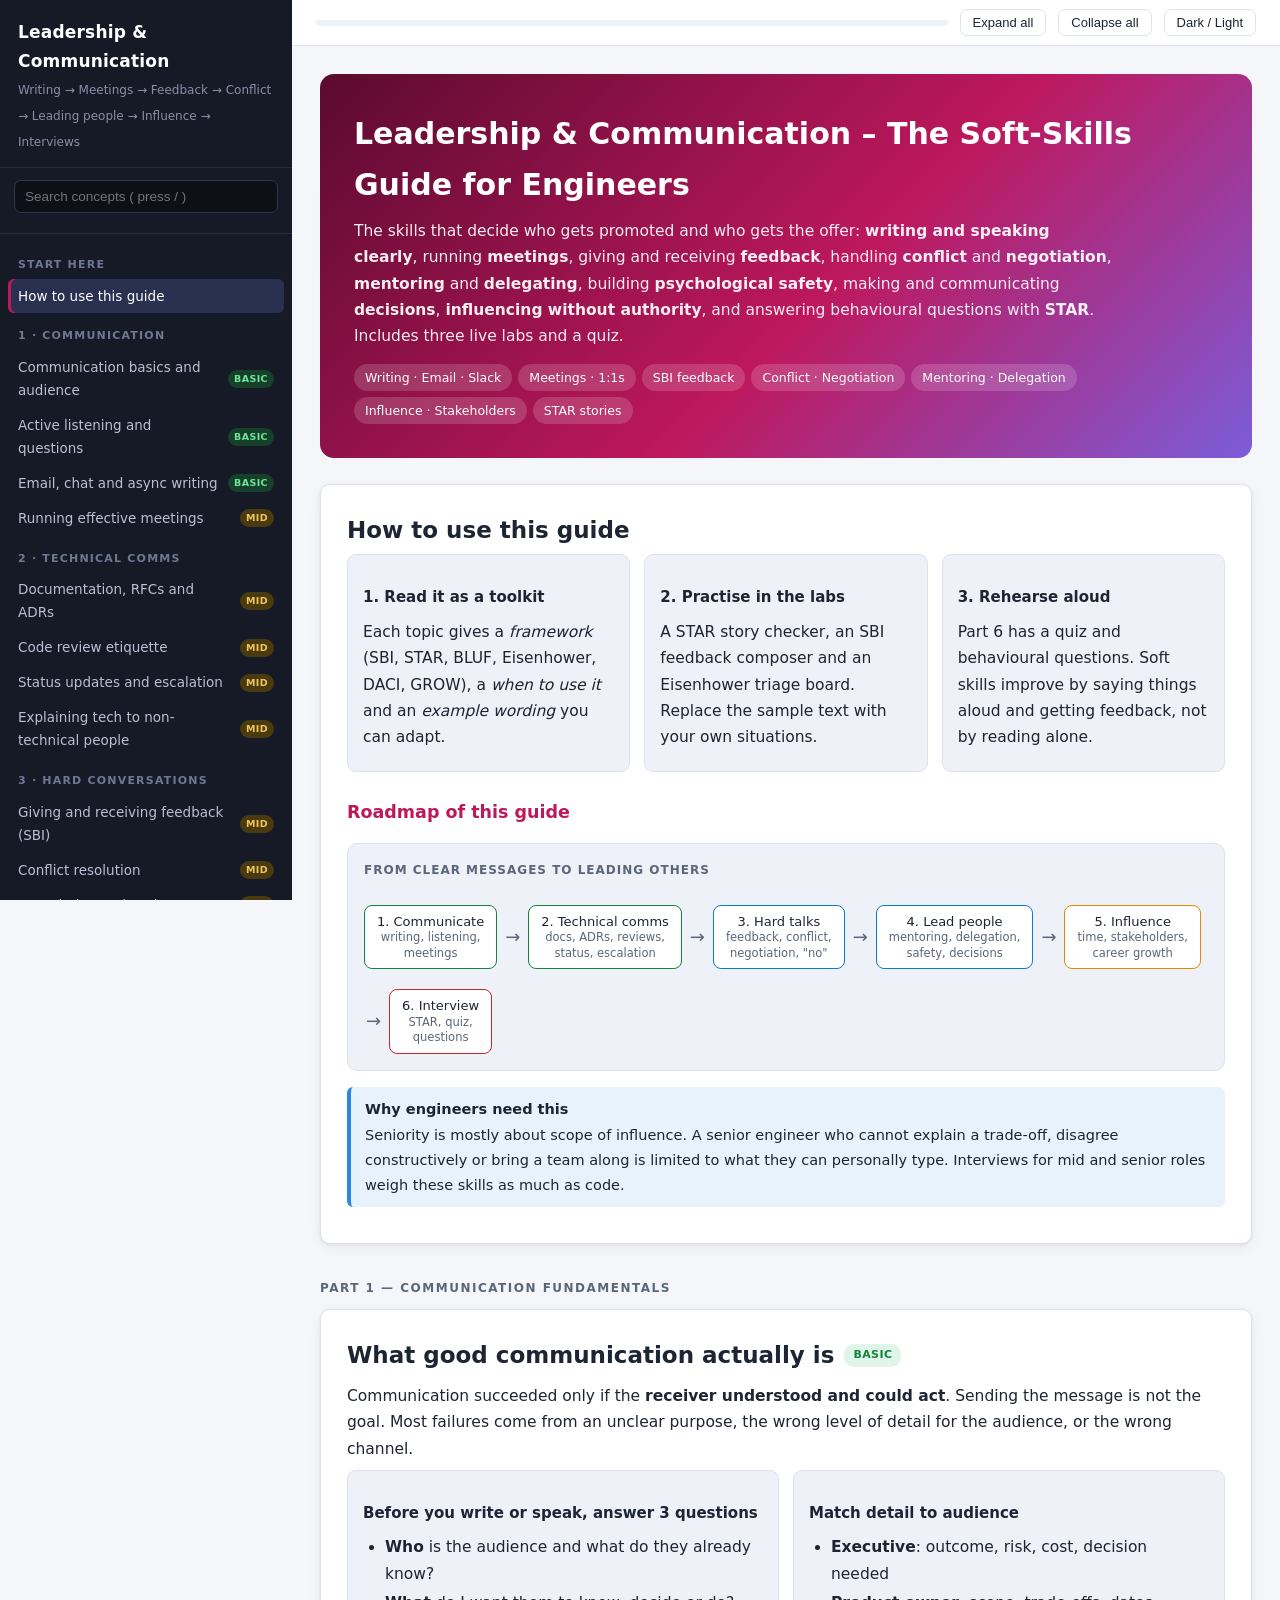
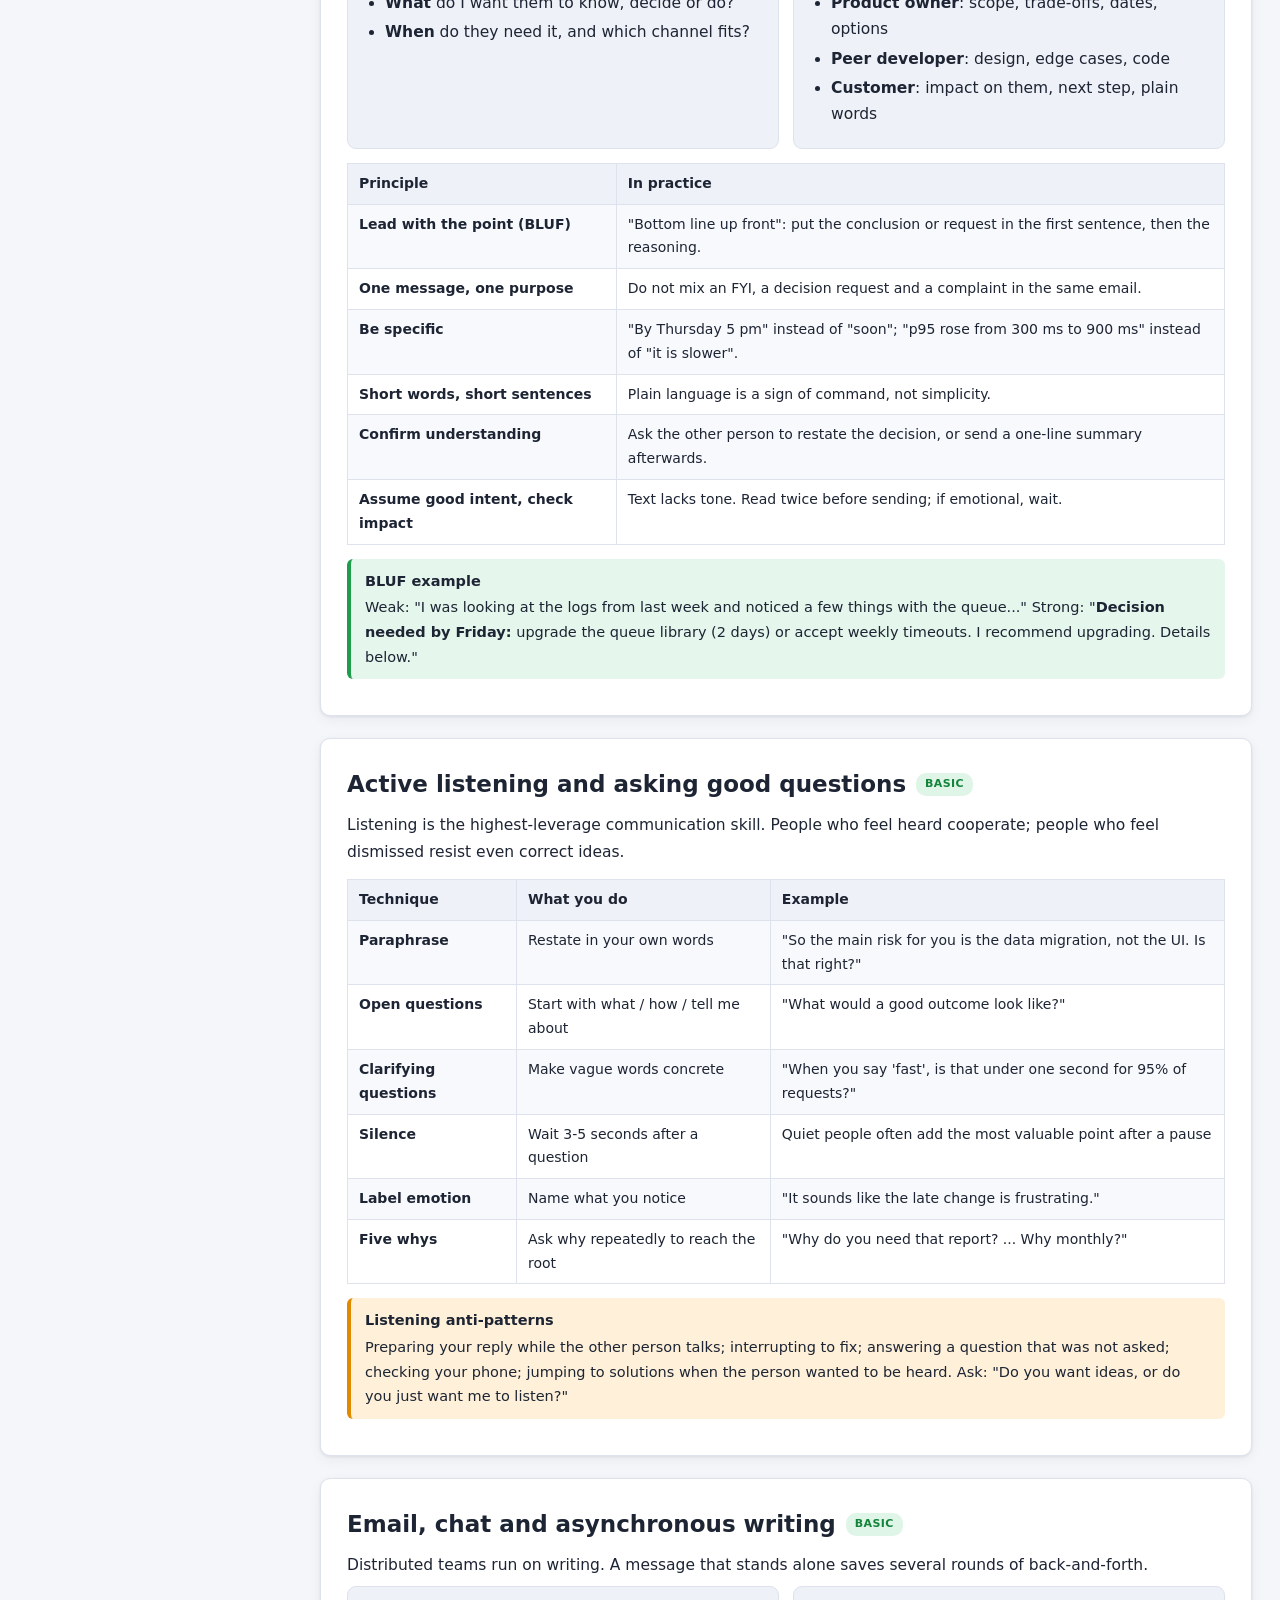
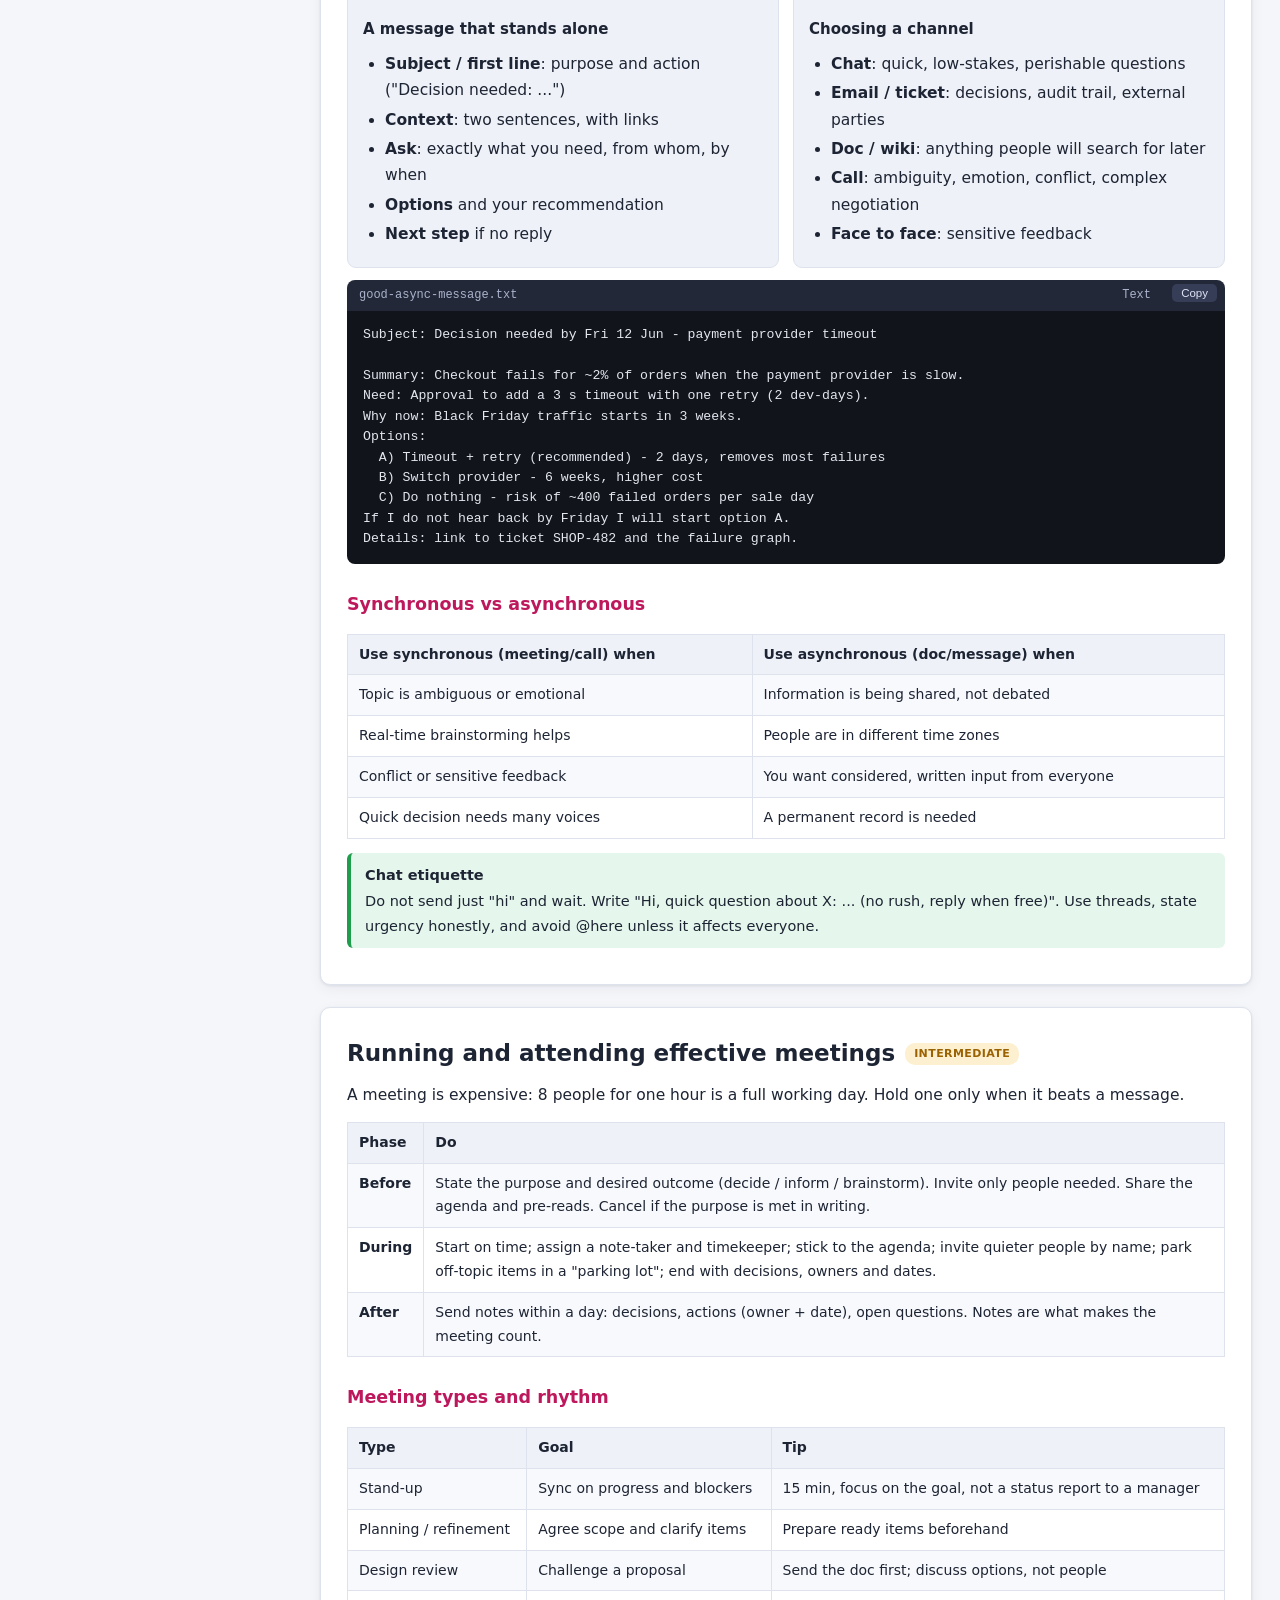
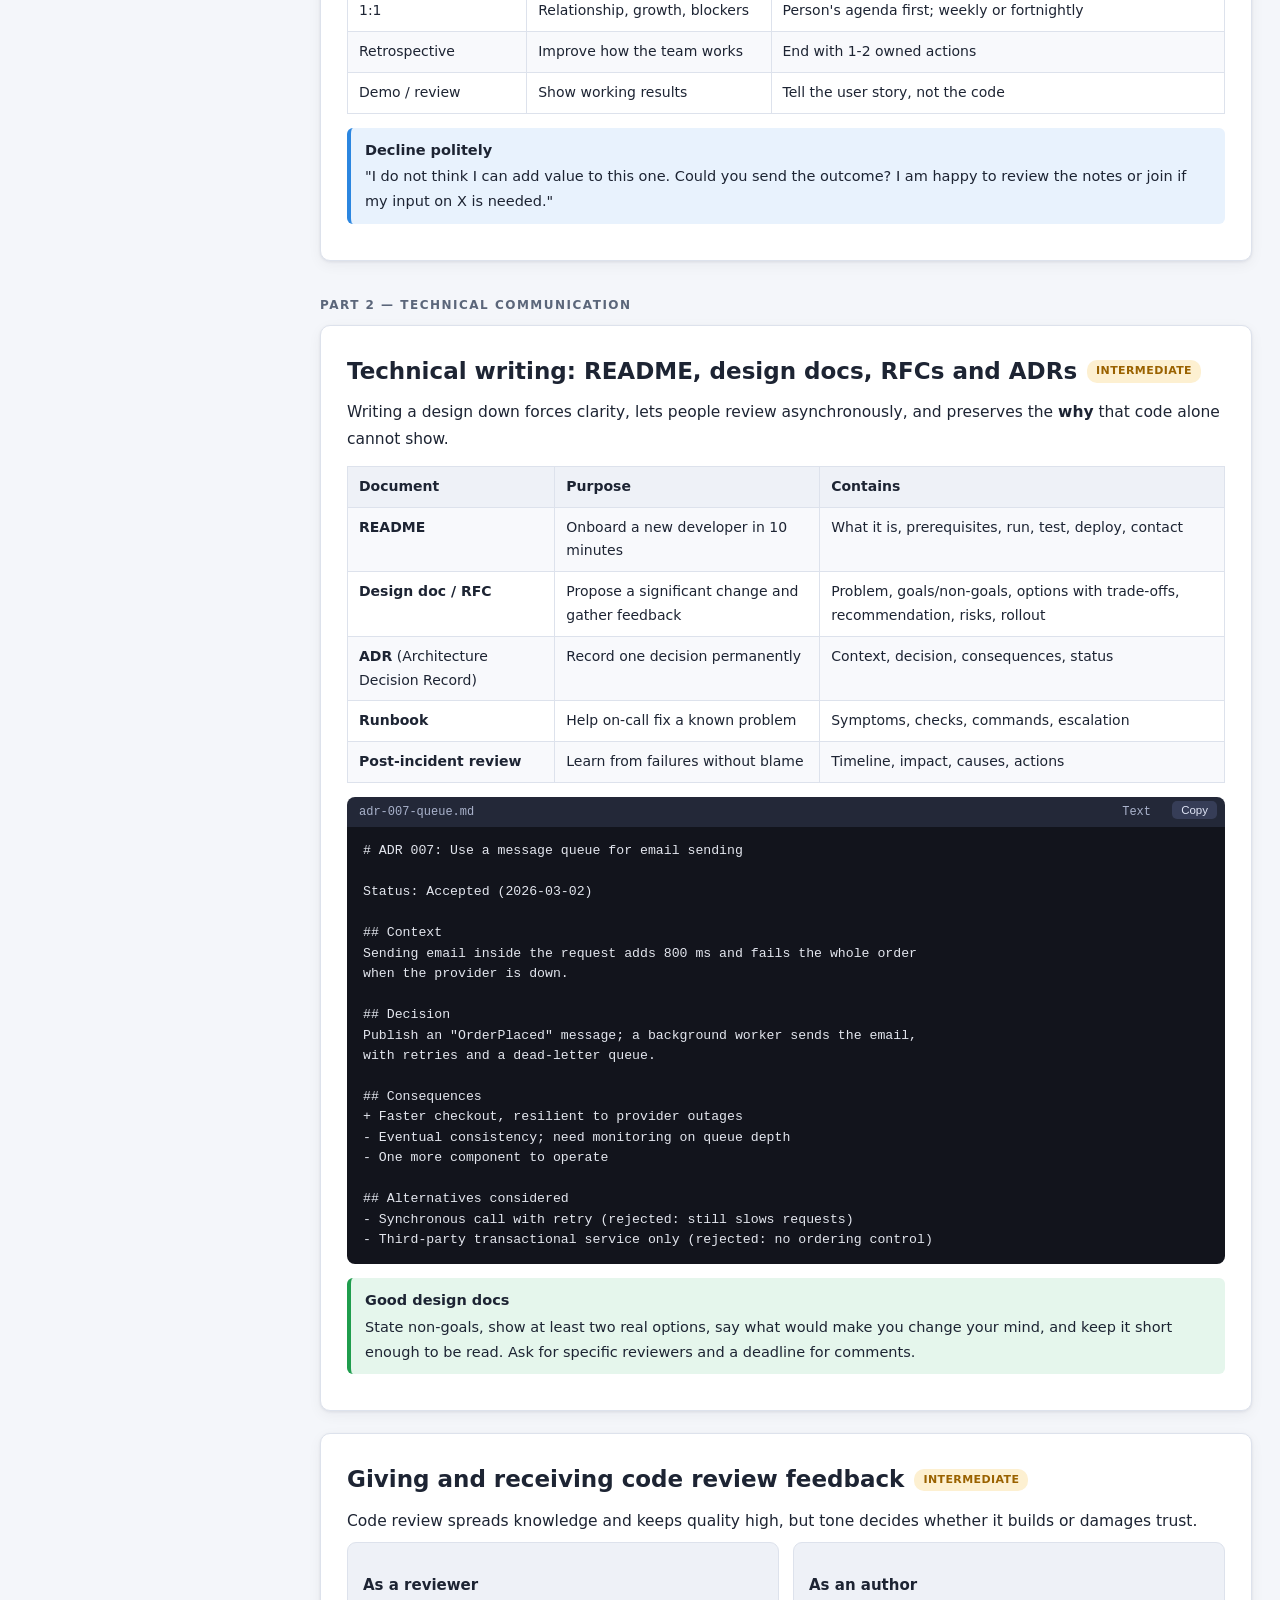
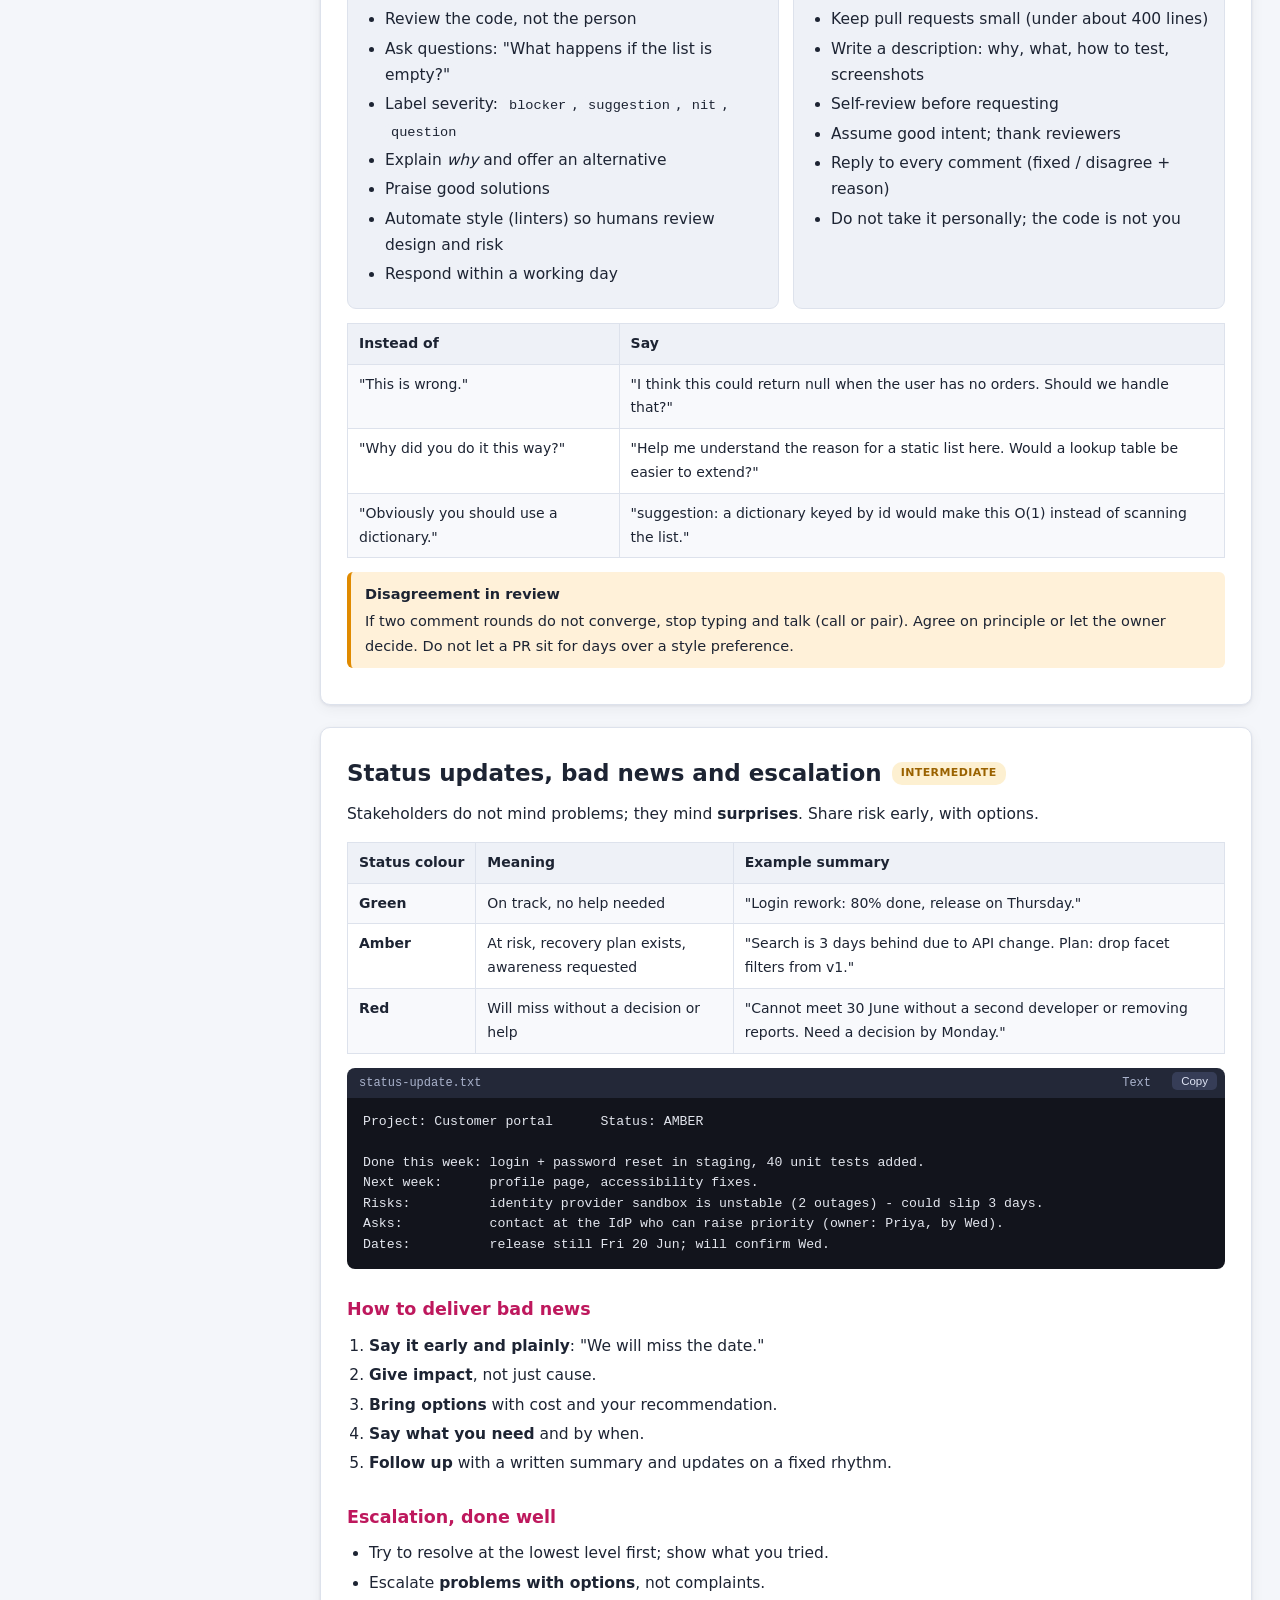
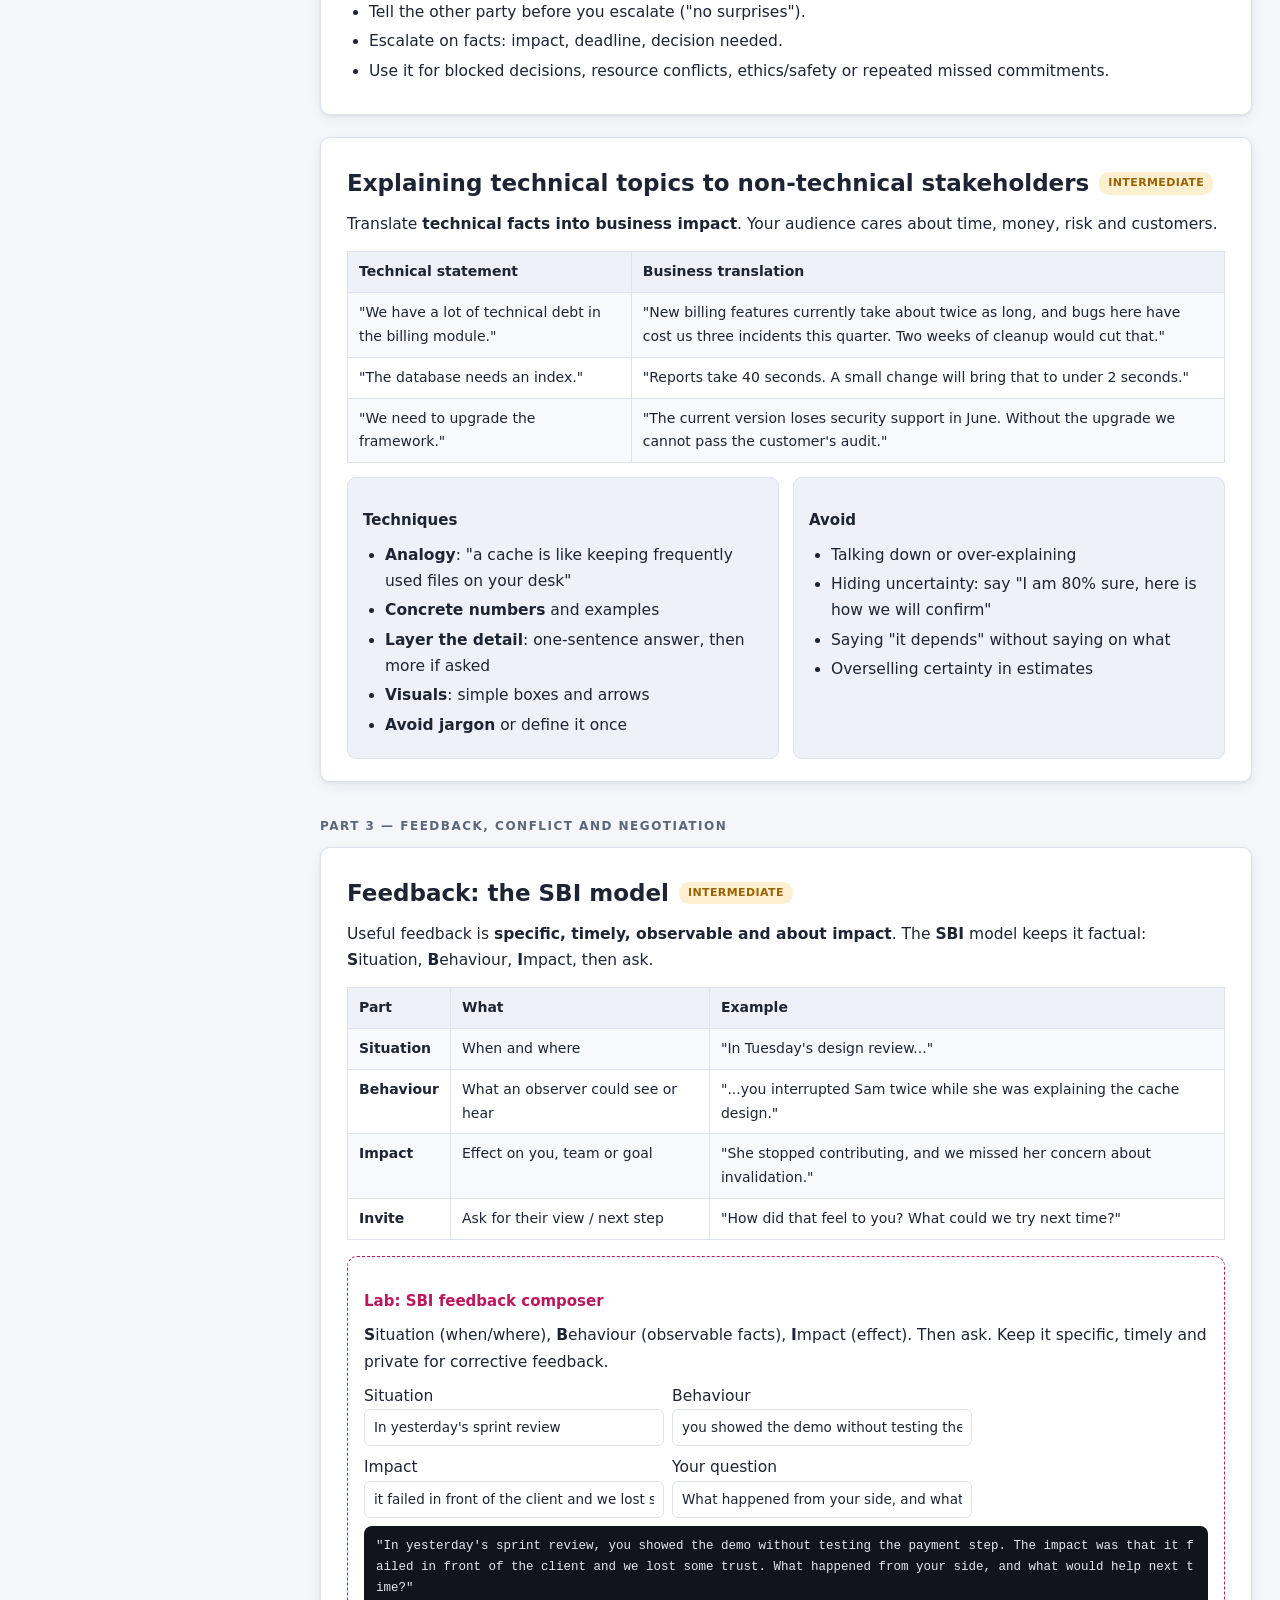
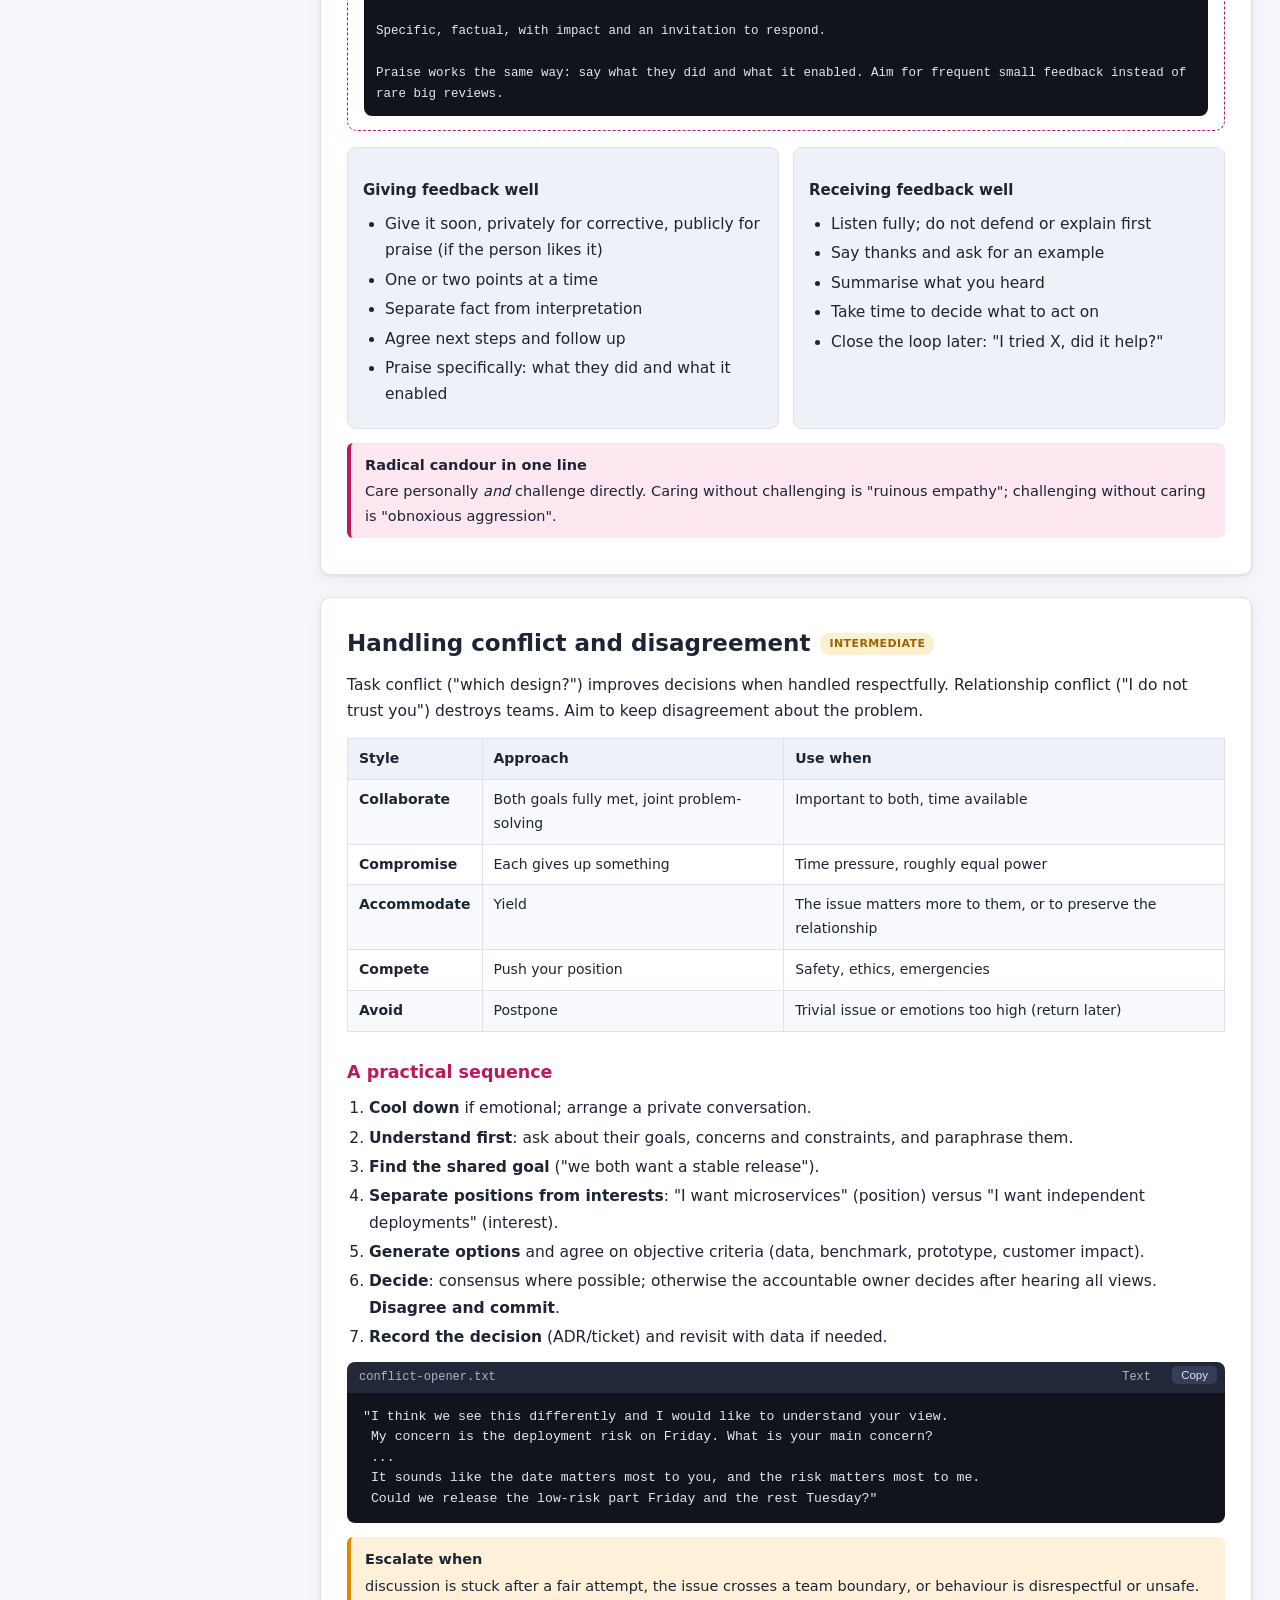
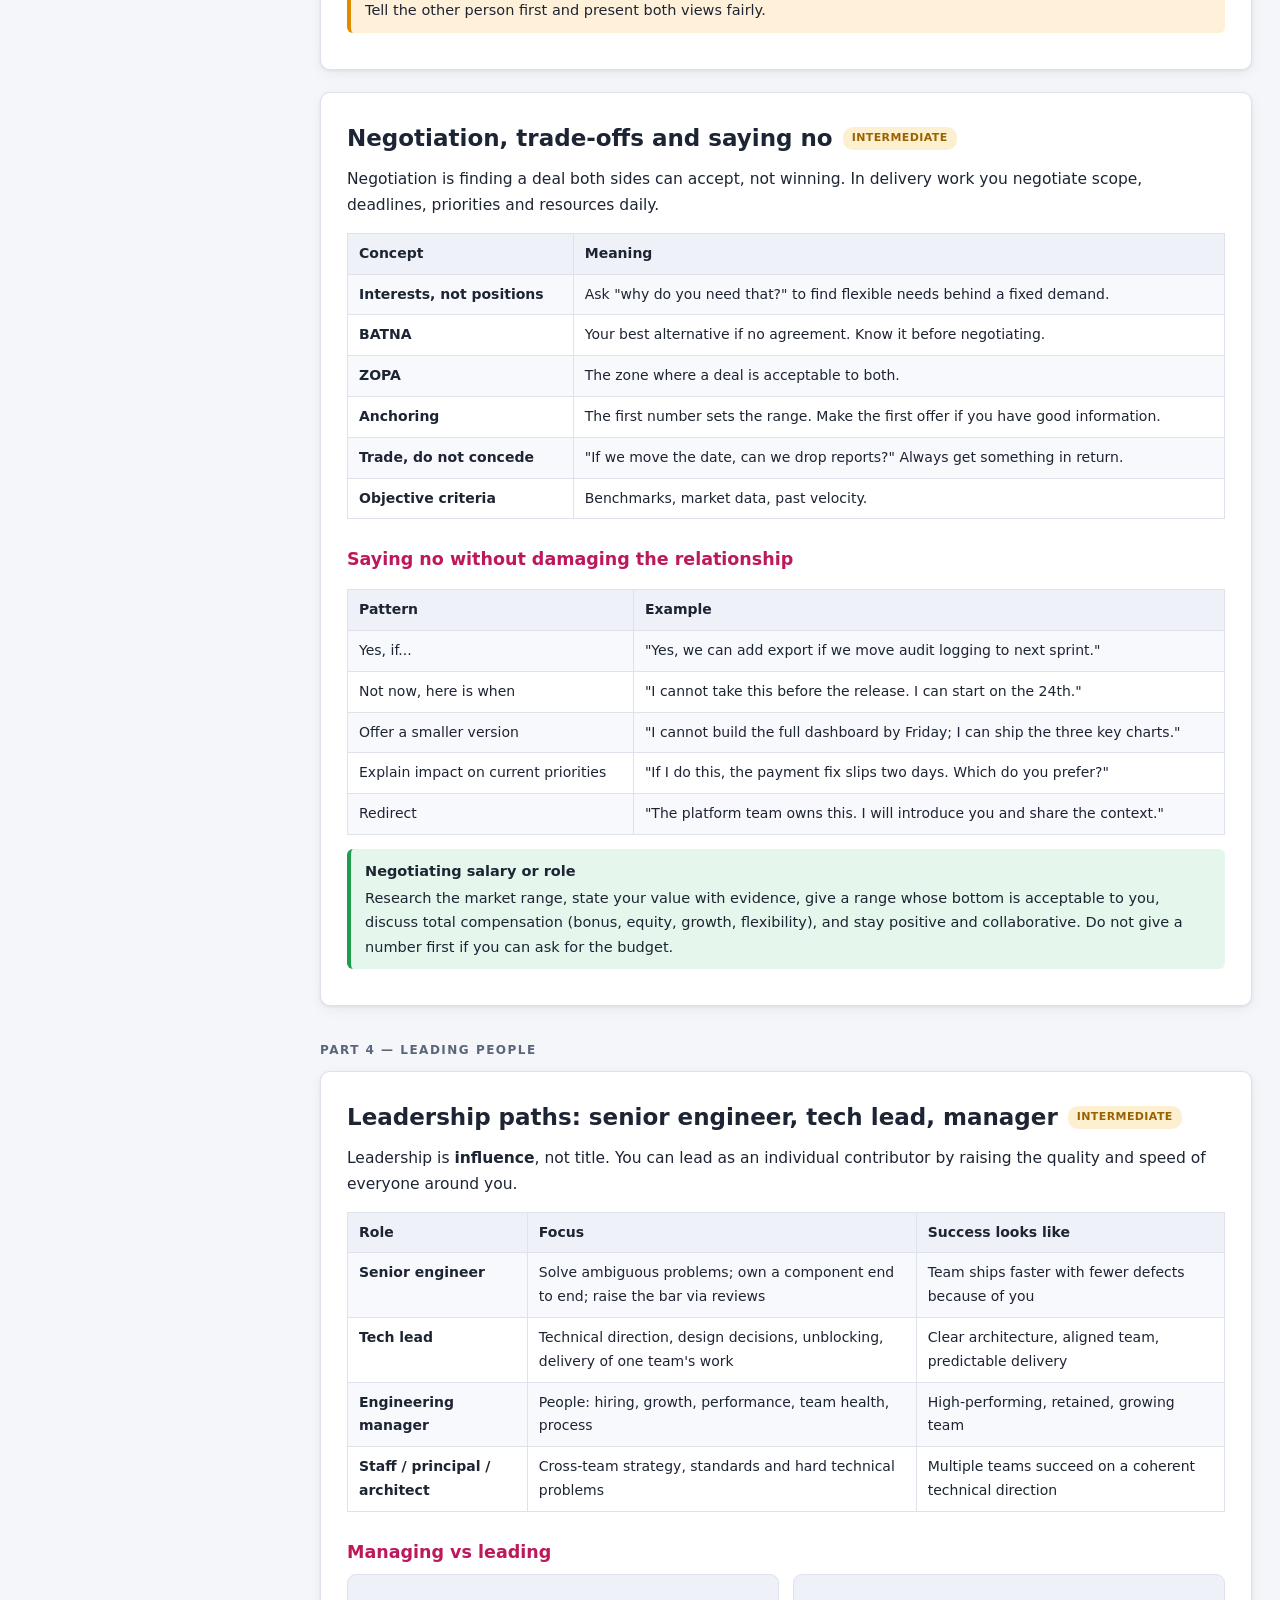
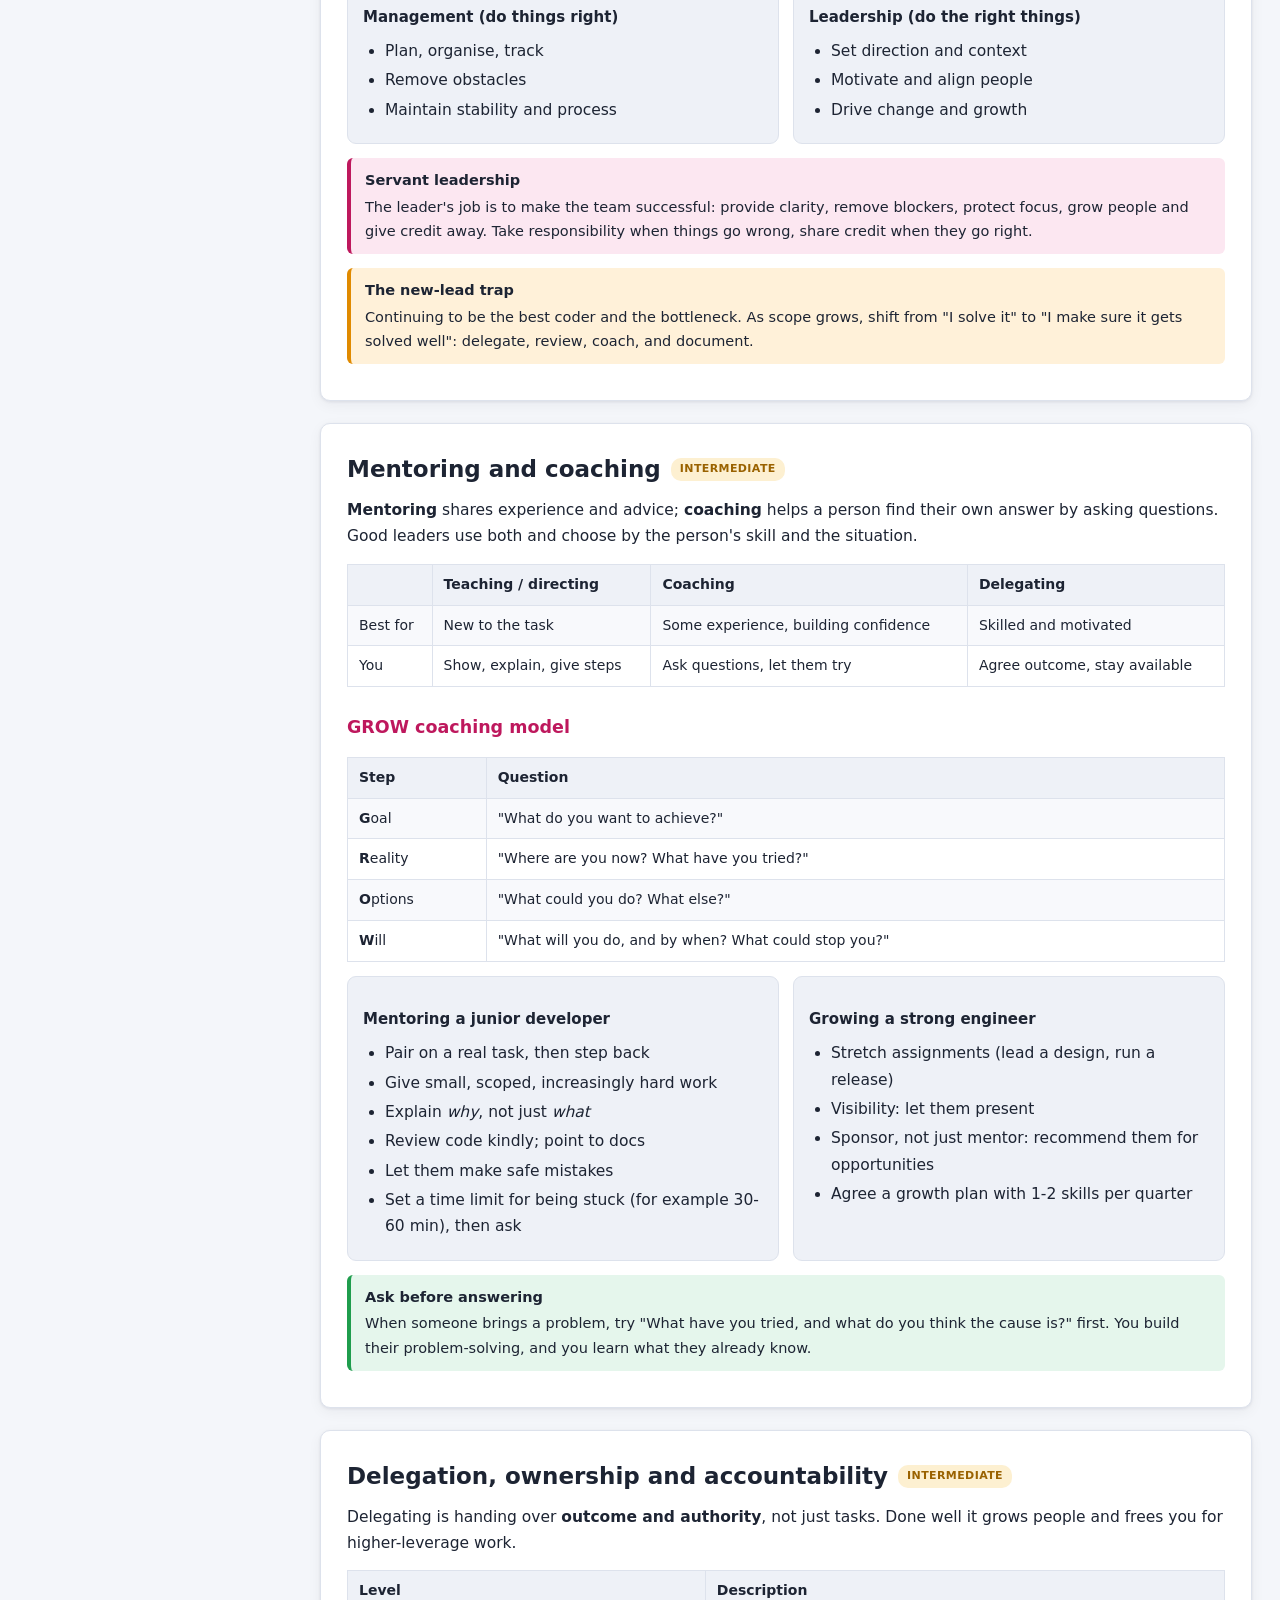
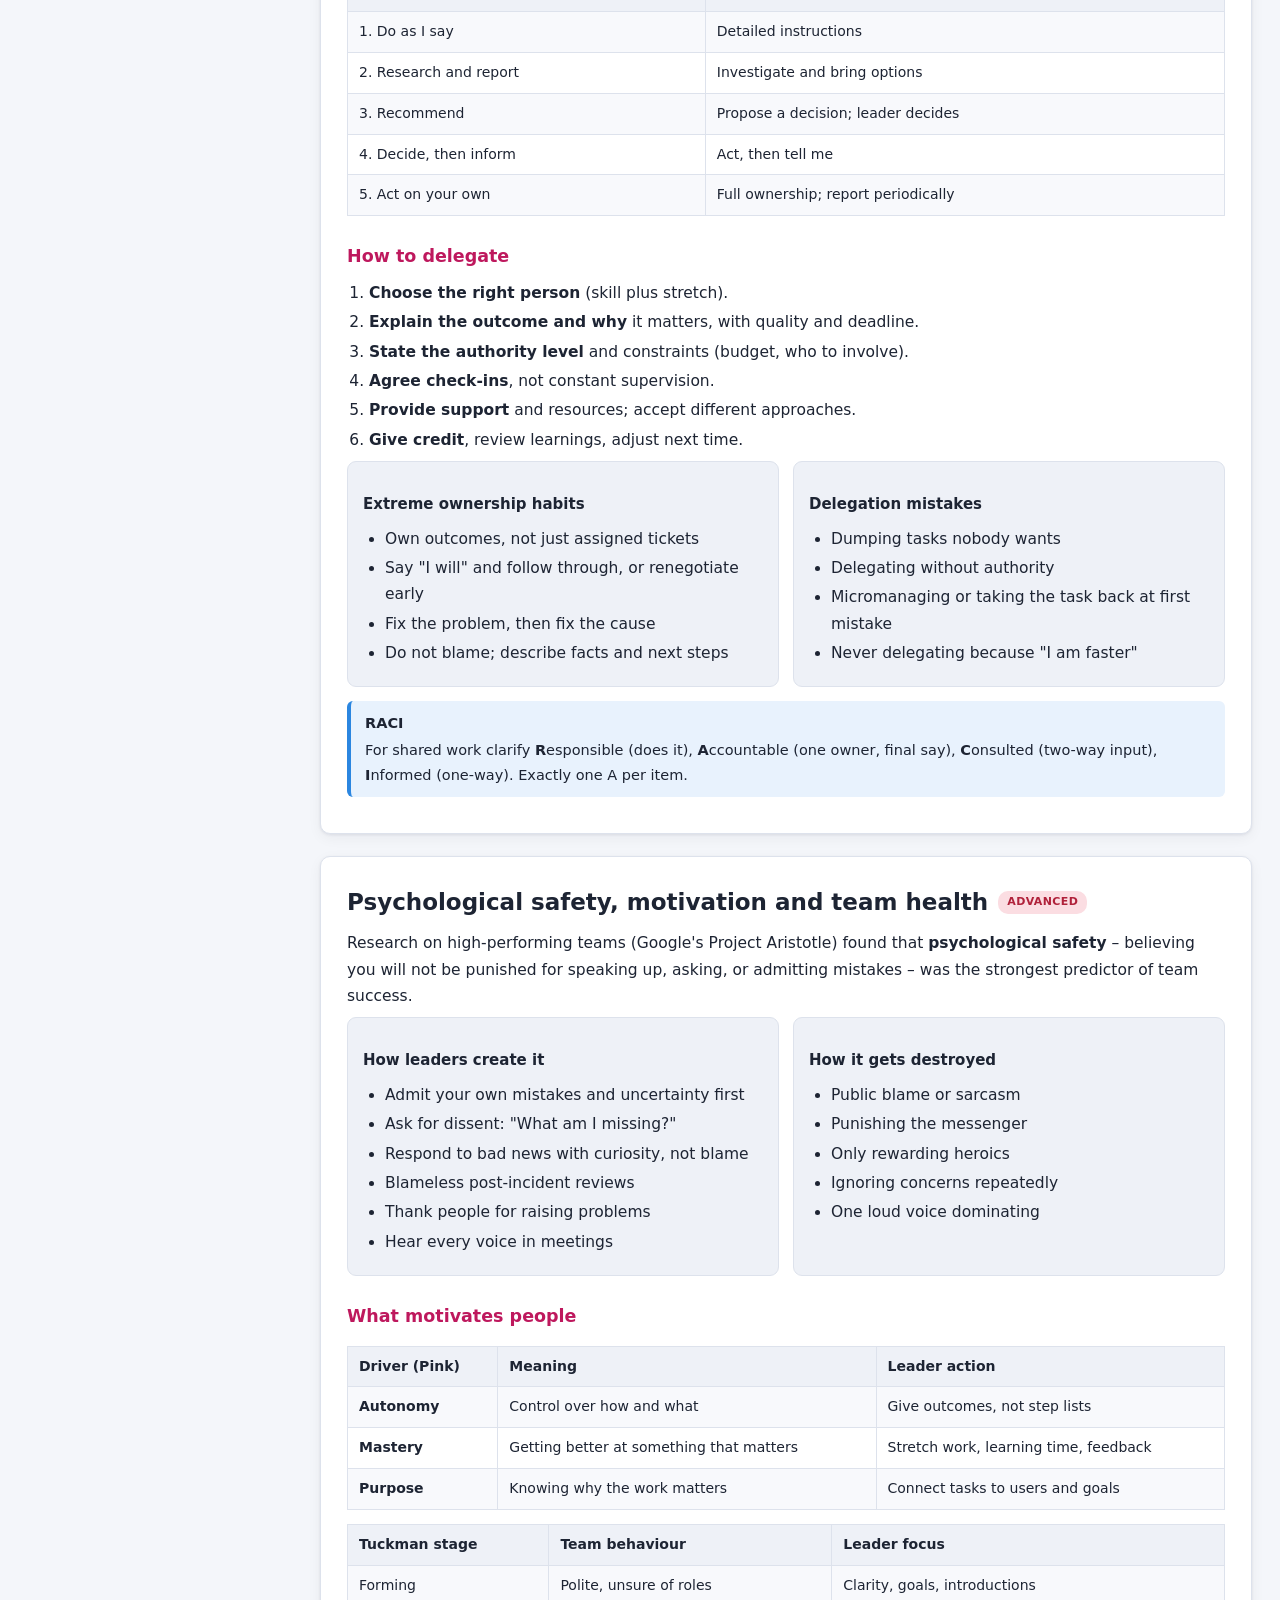
<file: Leadership-Communication-Guide.html>
<!DOCTYPE html>
<html lang="en">
<head>
<meta charset="utf-8">
<meta name="viewport" content="width=device-width, initial-scale=1">
<title>Leadership &amp; Communication - Feedback, Conflict, Mentoring, Influence, STAR</title>
<link rel="stylesheet" href="assets/guide.css">
<style>
:root{--accent:#be185d;--accent-soft:#fce7f1}
body.dark{--accent:#f472b6;--accent-soft:#3a1428}
.hero{background:linear-gradient(135deg,#5b0a2f,#be185d 55%,#7c5cd8)}
</style>
</head>
<body>

<aside id="sidebar">
  <div class="brand"><h1>Leadership &amp; Communication</h1><small>Writing &rarr; Meetings &rarr; Feedback &rarr; Conflict &rarr; Leading people &rarr; Influence &rarr; Interviews</small></div>
  <div class="search"><input id="search" type="search" placeholder="Search concepts ( press / )" autocomplete="off"><div id="search-results"></div></div>
  <nav id="nav"></nav>
</aside>

<div id="main">
  <div id="topbar">
    <button id="menu-btn" type="button">Menu</button>
    <div class="prog"><i id="progress"></i></div>
    <button id="expand-all" type="button">Expand all</button>
    <button id="collapse-all" type="button">Collapse all</button>
    <button id="theme-btn" type="button">Dark / Light</button>
  </div>

  <main id="content">

  <div class="hero" id="top">
    <h1>Leadership &amp; Communication &ndash; The Soft-Skills Guide for Engineers</h1>
    <p>The skills that decide who gets promoted and who gets the offer: <b>writing and speaking clearly</b>, running <b>meetings</b>, giving and receiving <b>feedback</b>, handling <b>conflict</b> and <b>negotiation</b>, <b>mentoring</b> and <b>delegating</b>, building <b>psychological safety</b>, making and communicating <b>decisions</b>, <b>influencing without authority</b>, and answering behavioural questions with <b>STAR</b>. Includes three live labs and a quiz.</p>
    <div class="chips"><span>Writing &middot; Email &middot; Slack</span><span>Meetings &middot; 1:1s</span><span>SBI feedback</span><span>Conflict &middot; Negotiation</span><span>Mentoring &middot; Delegation</span><span>Influence &middot; Stakeholders</span><span>STAR stories</span></div>
  </div>

  <section class="topic" id="how-to-use" data-nav="How to use this guide" data-group="Start here">
    <h2>How to use this guide</h2>
    <div class="grid3">
      <div class="card"><h4>1. Read it as a toolkit</h4><p>Each topic gives a <i>framework</i> (SBI, STAR, BLUF, Eisenhower, DACI, GROW), a <i>when to use it</i> and an <i>example wording</i> you can adapt.</p></div>
      <div class="card"><h4>2. Practise in the labs</h4><p>A STAR story checker, an SBI feedback composer and an Eisenhower triage board. Replace the sample text with your own situations.</p></div>
      <div class="card"><h4>3. Rehearse aloud</h4><p>Part 6 has a quiz and behavioural questions. Soft skills improve by saying things aloud and getting feedback, not by reading alone.</p></div>
    </div>
    <h3>Roadmap of this guide</h3>
    <div class="diagram"><div class="dtitle">From clear messages to leading others</div>
      <div class="flow">
        <div class="node ok">1. Communicate<small>writing, listening,<br>meetings</small></div><span class="arrow">&rarr;</span>
        <div class="node ok">2. Technical comms<small>docs, ADRs, reviews,<br>status, escalation</small></div><span class="arrow">&rarr;</span>
        <div class="node alt">3. Hard talks<small>feedback, conflict,<br>negotiation, "no"</small></div><span class="arrow">&rarr;</span>
        <div class="node alt">4. Lead people<small>mentoring, delegation,<br>safety, decisions</small></div><span class="arrow">&rarr;</span>
        <div class="node warn">5. Influence<small>time, stakeholders,<br>career growth</small></div><span class="arrow">&rarr;</span>
        <div class="node bad">6. Interview<small>STAR, quiz,<br>questions</small></div>
      </div>
    </div>
    <div class="note"><b>Why engineers need this</b>Seniority is mostly about scope of influence. A senior engineer who cannot explain a trade-off, disagree constructively or bring a team along is limited to what they can personally type. Interviews for mid and senior roles weigh these skills as much as code.</div>
  </section>

  <div class="part-title">Part 1 &mdash; Communication fundamentals</div>

  <section class="topic" id="comm-model" data-nav="Communication basics and audience" data-group="1 · Communication" data-level="b">
    <h2>What good communication actually is <span class="badge b">Basic</span></h2>
    <p>Communication succeeded only if the <b>receiver understood and could act</b>. Sending the message is not the goal. Most failures come from an unclear purpose, the wrong level of detail for the audience, or the wrong channel.</p>
    <div class="grid2">
      <div class="card"><h4>Before you write or speak, answer 3 questions</h4><ul><li><b>Who</b> is the audience and what do they already know?</li><li><b>What</b> do I want them to know, decide or do?</li><li><b>When</b> do they need it, and which channel fits?</li></ul></div>
      <div class="card"><h4>Match detail to audience</h4><ul><li><b>Executive</b>: outcome, risk, cost, decision needed</li><li><b>Product owner</b>: scope, trade-offs, dates, options</li><li><b>Peer developer</b>: design, edge cases, code</li><li><b>Customer</b>: impact on them, next step, plain words</li></ul></div>
    </div>
    <div class="tblwrap"><table><tr><th>Principle</th><th>In practice</th></tr>
      <tr><td><b>Lead with the point (BLUF)</b></td><td>"Bottom line up front": put the conclusion or request in the first sentence, then the reasoning.</td></tr>
      <tr><td><b>One message, one purpose</b></td><td>Do not mix an FYI, a decision request and a complaint in the same email.</td></tr>
      <tr><td><b>Be specific</b></td><td>"By Thursday 5 pm" instead of "soon"; "p95 rose from 300 ms to 900 ms" instead of "it is slower".</td></tr>
      <tr><td><b>Short words, short sentences</b></td><td>Plain language is a sign of command, not simplicity.</td></tr>
      <tr><td><b>Confirm understanding</b></td><td>Ask the other person to restate the decision, or send a one-line summary afterwards.</td></tr>
      <tr><td><b>Assume good intent, check impact</b></td><td>Text lacks tone. Read twice before sending; if emotional, wait.</td></tr></table></div>
    <div class="tip"><b>BLUF example</b>Weak: "I was looking at the logs from last week and noticed a few things with the queue..." Strong: "<b>Decision needed by Friday:</b> upgrade the queue library (2 days) or accept weekly timeouts. I recommend upgrading. Details below."</div>
  </section>

  <section class="topic" id="listening" data-nav="Active listening and questions" data-group="1 · Communication" data-level="b">
    <h2>Active listening and asking good questions <span class="badge b">Basic</span></h2>
    <p>Listening is the highest-leverage communication skill. People who feel heard cooperate; people who feel dismissed resist even correct ideas.</p>
    <div class="tblwrap"><table><tr><th>Technique</th><th>What you do</th><th>Example</th></tr>
      <tr><td><b>Paraphrase</b></td><td>Restate in your own words</td><td>"So the main risk for you is the data migration, not the UI. Is that right?"</td></tr>
      <tr><td><b>Open questions</b></td><td>Start with what / how / tell me about</td><td>"What would a good outcome look like?"</td></tr>
      <tr><td><b>Clarifying questions</b></td><td>Make vague words concrete</td><td>"When you say 'fast', is that under one second for 95% of requests?"</td></tr>
      <tr><td><b>Silence</b></td><td>Wait 3-5 seconds after a question</td><td>Quiet people often add the most valuable point after a pause</td></tr>
      <tr><td><b>Label emotion</b></td><td>Name what you notice</td><td>"It sounds like the late change is frustrating."</td></tr>
      <tr><td><b>Five whys</b></td><td>Ask why repeatedly to reach the root</td><td>"Why do you need that report? ... Why monthly?"</td></tr></table></div>
    <div class="warn"><b>Listening anti-patterns</b>Preparing your reply while the other person talks; interrupting to fix; answering a question that was not asked; checking your phone; jumping to solutions when the person wanted to be heard. Ask: "Do you want ideas, or do you just want me to listen?"</div>
  </section>

  <section class="topic" id="written" data-nav="Email, chat and async writing" data-group="1 · Communication" data-level="b">
    <h2>Email, chat and asynchronous writing <span class="badge b">Basic</span></h2>
    <p>Distributed teams run on writing. A message that stands alone saves several rounds of back-and-forth.</p>
    <div class="grid2">
      <div class="card"><h4>A message that stands alone</h4><ul><li><b>Subject / first line</b>: purpose and action ("Decision needed: ...")</li><li><b>Context</b>: two sentences, with links</li><li><b>Ask</b>: exactly what you need, from whom, by when</li><li><b>Options</b> and your recommendation</li><li><b>Next step</b> if no reply</li></ul></div>
      <div class="card"><h4>Choosing a channel</h4><ul><li><b>Chat</b>: quick, low-stakes, perishable questions</li><li><b>Email / ticket</b>: decisions, audit trail, external parties</li><li><b>Doc / wiki</b>: anything people will search for later</li><li><b>Call</b>: ambiguity, emotion, conflict, complex negotiation</li><li><b>Face to face</b>: sensitive feedback</li></ul></div>
    </div>
    <pre data-lang="plain" data-file="good-async-message.txt">Subject: Decision needed by Fri 12 Jun - payment provider timeout

Summary: Checkout fails for ~2% of orders when the payment provider is slow.
Need: Approval to add a 3 s timeout with one retry (2 dev-days).
Why now: Black Friday traffic starts in 3 weeks.
Options:
  A) Timeout + retry (recommended) - 2 days, removes most failures
  B) Switch provider - 6 weeks, higher cost
  C) Do nothing - risk of ~400 failed orders per sale day
If I do not hear back by Friday I will start option A.
Details: link to ticket SHOP-482 and the failure graph.</pre>
    <h3>Synchronous vs asynchronous</h3>
    <div class="tblwrap"><table><tr><th>Use synchronous (meeting/call) when</th><th>Use asynchronous (doc/message) when</th></tr>
      <tr><td>Topic is ambiguous or emotional</td><td>Information is being shared, not debated</td></tr>
      <tr><td>Real-time brainstorming helps</td><td>People are in different time zones</td></tr>
      <tr><td>Conflict or sensitive feedback</td><td>You want considered, written input from everyone</td></tr>
      <tr><td>Quick decision needs many voices</td><td>A permanent record is needed</td></tr></table></div>
    <div class="tip"><b>Chat etiquette</b>Do not send just "hi" and wait. Write "Hi, quick question about X: ... (no rush, reply when free)". Use threads, state urgency honestly, and avoid @here unless it affects everyone.</div>
  </section>

  <section class="topic" id="meetings" data-nav="Running effective meetings" data-group="1 · Communication" data-level="i">
    <h2>Running and attending effective meetings <span class="badge i">Intermediate</span></h2>
    <p>A meeting is expensive: 8 people for one hour is a full working day. Hold one only when it beats a message.</p>
    <div class="tblwrap"><table><tr><th>Phase</th><th>Do</th></tr>
      <tr><td><b>Before</b></td><td>State the purpose and desired outcome (decide / inform / brainstorm). Invite only people needed. Share the agenda and pre-reads. Cancel if the purpose is met in writing.</td></tr>
      <tr><td><b>During</b></td><td>Start on time; assign a note-taker and timekeeper; stick to the agenda; invite quieter people by name; park off-topic items in a "parking lot"; end with decisions, owners and dates.</td></tr>
      <tr><td><b>After</b></td><td>Send notes within a day: decisions, actions (owner + date), open questions. Notes are what makes the meeting count.</td></tr></table></div>
    <h3>Meeting types and rhythm</h3>
    <div class="tblwrap"><table><tr><th>Type</th><th>Goal</th><th>Tip</th></tr>
      <tr><td>Stand-up</td><td>Sync on progress and blockers</td><td>15 min, focus on the goal, not a status report to a manager</td></tr>
      <tr><td>Planning / refinement</td><td>Agree scope and clarify items</td><td>Prepare ready items beforehand</td></tr>
      <tr><td>Design review</td><td>Challenge a proposal</td><td>Send the doc first; discuss options, not people</td></tr>
      <tr><td>1:1</td><td>Relationship, growth, blockers</td><td>Person's agenda first; weekly or fortnightly</td></tr>
      <tr><td>Retrospective</td><td>Improve how the team works</td><td>End with 1-2 owned actions</td></tr>
      <tr><td>Demo / review</td><td>Show working results</td><td>Tell the user story, not the code</td></tr></table></div>
    <div class="note"><b>Decline politely</b>"I do not think I can add value to this one. Could you send the outcome? I am happy to review the notes or join if my input on X is needed."</div>
  </section>

  <div class="part-title">Part 2 &mdash; Technical communication</div>

  <section class="topic" id="docs" data-nav="Documentation, RFCs and ADRs" data-group="2 · Technical comms" data-level="i">
    <h2>Technical writing: README, design docs, RFCs and ADRs <span class="badge i">Intermediate</span></h2>
    <p>Writing a design down forces clarity, lets people review asynchronously, and preserves the <b>why</b> that code alone cannot show.</p>
    <div class="tblwrap"><table><tr><th>Document</th><th>Purpose</th><th>Contains</th></tr>
      <tr><td><b>README</b></td><td>Onboard a new developer in 10 minutes</td><td>What it is, prerequisites, run, test, deploy, contact</td></tr>
      <tr><td><b>Design doc / RFC</b></td><td>Propose a significant change and gather feedback</td><td>Problem, goals/non-goals, options with trade-offs, recommendation, risks, rollout</td></tr>
      <tr><td><b>ADR</b> (Architecture Decision Record)</td><td>Record one decision permanently</td><td>Context, decision, consequences, status</td></tr>
      <tr><td><b>Runbook</b></td><td>Help on-call fix a known problem</td><td>Symptoms, checks, commands, escalation</td></tr>
      <tr><td><b>Post-incident review</b></td><td>Learn from failures without blame</td><td>Timeline, impact, causes, actions</td></tr></table></div>
    <pre data-lang="plain" data-file="adr-007-queue.md"># ADR 007: Use a message queue for email sending

Status: Accepted (2026-03-02)

## Context
Sending email inside the request adds 800 ms and fails the whole order
when the provider is down.

## Decision
Publish an "OrderPlaced" message; a background worker sends the email,
with retries and a dead-letter queue.

## Consequences
+ Faster checkout, resilient to provider outages
- Eventual consistency; need monitoring on queue depth
- One more component to operate

## Alternatives considered
- Synchronous call with retry (rejected: still slows requests)
- Third-party transactional service only (rejected: no ordering control)</pre>
    <div class="tip"><b>Good design docs</b>State non-goals, show at least two real options, say what would make you change your mind, and keep it short enough to be read. Ask for specific reviewers and a deadline for comments.</div>
  </section>

  <section class="topic" id="code-review" data-nav="Code review etiquette" data-group="2 · Technical comms" data-level="i">
    <h2>Giving and receiving code review feedback <span class="badge i">Intermediate</span></h2>
    <p>Code review spreads knowledge and keeps quality high, but tone decides whether it builds or damages trust.</p>
    <div class="grid2">
      <div class="card"><h4>As a reviewer</h4><ul><li>Review the code, not the person</li><li>Ask questions: "What happens if the list is empty?"</li><li>Label severity: <code>blocker</code>, <code>suggestion</code>, <code>nit</code>, <code>question</code></li><li>Explain <i>why</i> and offer an alternative</li><li>Praise good solutions</li><li>Automate style (linters) so humans review design and risk</li><li>Respond within a working day</li></ul></div>
      <div class="card"><h4>As an author</h4><ul><li>Keep pull requests small (under about 400 lines)</li><li>Write a description: why, what, how to test, screenshots</li><li>Self-review before requesting</li><li>Assume good intent; thank reviewers</li><li>Reply to every comment (fixed / disagree + reason)</li><li>Do not take it personally; the code is not you</li></ul></div>
    </div>
    <div class="tblwrap"><table><tr><th>Instead of</th><th>Say</th></tr>
      <tr><td>"This is wrong."</td><td>"I think this could return null when the user has no orders. Should we handle that?"</td></tr>
      <tr><td>"Why did you do it this way?"</td><td>"Help me understand the reason for a static list here. Would a lookup table be easier to extend?"</td></tr>
      <tr><td>"Obviously you should use a dictionary."</td><td>"suggestion: a dictionary keyed by id would make this O(1) instead of scanning the list."</td></tr></table></div>
    <div class="warn"><b>Disagreement in review</b>If two comment rounds do not converge, stop typing and talk (call or pair). Agree on principle or let the owner decide. Do not let a PR sit for days over a style preference.</div>
  </section>

  <section class="topic" id="status" data-nav="Status updates and escalation" data-group="2 · Technical comms" data-level="i">
    <h2>Status updates, bad news and escalation <span class="badge i">Intermediate</span></h2>
    <p>Stakeholders do not mind problems; they mind <b>surprises</b>. Share risk early, with options.</p>
    <div class="tblwrap"><table><tr><th>Status colour</th><th>Meaning</th><th>Example summary</th></tr>
      <tr><td><b>Green</b></td><td>On track, no help needed</td><td>"Login rework: 80% done, release on Thursday."</td></tr>
      <tr><td><b>Amber</b></td><td>At risk, recovery plan exists, awareness requested</td><td>"Search is 3 days behind due to API change. Plan: drop facet filters from v1."</td></tr>
      <tr><td><b>Red</b></td><td>Will miss without a decision or help</td><td>"Cannot meet 30 June without a second developer or removing reports. Need a decision by Monday."</td></tr></table></div>
    <pre data-lang="plain" data-file="status-update.txt">Project: Customer portal      Status: AMBER

Done this week: login + password reset in staging, 40 unit tests added.
Next week:      profile page, accessibility fixes.
Risks:          identity provider sandbox is unstable (2 outages) - could slip 3 days.
Asks:           contact at the IdP who can raise priority (owner: Priya, by Wed).
Dates:          release still Fri 20 Jun; will confirm Wed.</pre>
    <h3>How to deliver bad news</h3>
    <ol><li><b>Say it early and plainly</b>: "We will miss the date."</li><li><b>Give impact</b>, not just cause.</li><li><b>Bring options</b> with cost and your recommendation.</li><li><b>Say what you need</b> and by when.</li><li><b>Follow up</b> with a written summary and updates on a fixed rhythm.</li></ol>
    <h3>Escalation, done well</h3>
    <ul><li>Try to resolve at the lowest level first; show what you tried.</li><li>Escalate <b>problems with options</b>, not complaints.</li><li>Tell the other party before you escalate ("no surprises").</li><li>Escalate on facts: impact, deadline, decision needed.</li><li>Use it for blocked decisions, resource conflicts, ethics/safety or repeated missed commitments.</li></ul>
  </section>

  <section class="topic" id="nontech" data-nav="Explaining tech to non-technical people" data-group="2 · Technical comms" data-level="i">
    <h2>Explaining technical topics to non-technical stakeholders <span class="badge i">Intermediate</span></h2>
    <p>Translate <b>technical facts into business impact</b>. Your audience cares about time, money, risk and customers.</p>
    <div class="tblwrap"><table><tr><th>Technical statement</th><th>Business translation</th></tr>
      <tr><td>"We have a lot of technical debt in the billing module."</td><td>"New billing features currently take about twice as long, and bugs here have cost us three incidents this quarter. Two weeks of cleanup would cut that."</td></tr>
      <tr><td>"The database needs an index."</td><td>"Reports take 40 seconds. A small change will bring that to under 2 seconds."</td></tr>
      <tr><td>"We need to upgrade the framework."</td><td>"The current version loses security support in June. Without the upgrade we cannot pass the customer's audit."</td></tr></table></div>
    <div class="grid2">
      <div class="card"><h4>Techniques</h4><ul><li><b>Analogy</b>: "a cache is like keeping frequently used files on your desk"</li><li><b>Concrete numbers</b> and examples</li><li><b>Layer the detail</b>: one-sentence answer, then more if asked</li><li><b>Visuals</b>: simple boxes and arrows</li><li><b>Avoid jargon</b> or define it once</li></ul></div>
      <div class="card"><h4>Avoid</h4><ul><li>Talking down or over-explaining</li><li>Hiding uncertainty: say "I am 80% sure, here is how we will confirm"</li><li>Saying "it depends" without saying on what</li><li>Overselling certainty in estimates</li></ul></div>
    </div>
  </section>

  <div class="part-title">Part 3 &mdash; Feedback, conflict and negotiation</div>

  <section class="topic" id="feedback" data-nav="Giving and receiving feedback (SBI)" data-group="3 · Hard conversations" data-level="i">
    <h2>Feedback: the SBI model <span class="badge i">Intermediate</span></h2>
    <p>Useful feedback is <b>specific, timely, observable and about impact</b>. The <b>SBI</b> model keeps it factual: <b>S</b>ituation, <b>B</b>ehaviour, <b>I</b>mpact, then ask.</p>
    <div class="tblwrap"><table><tr><th>Part</th><th>What</th><th>Example</th></tr>
      <tr><td><b>Situation</b></td><td>When and where</td><td>"In Tuesday's design review..."</td></tr>
      <tr><td><b>Behaviour</b></td><td>What an observer could see or hear</td><td>"...you interrupted Sam twice while she was explaining the cache design."</td></tr>
      <tr><td><b>Impact</b></td><td>Effect on you, team or goal</td><td>"She stopped contributing, and we missed her concern about invalidation."</td></tr>
      <tr><td><b>Invite</b></td><td>Ask for their view / next step</td><td>"How did that feel to you? What could we try next time?"</td></tr></table></div>
    <div class="lab" id="fb-lab"></div>
    <div class="grid2">
      <div class="card"><h4>Giving feedback well</h4><ul><li>Give it soon, privately for corrective, publicly for praise (if the person likes it)</li><li>One or two points at a time</li><li>Separate fact from interpretation</li><li>Agree next steps and follow up</li><li>Praise specifically: what they did and what it enabled</li></ul></div>
      <div class="card"><h4>Receiving feedback well</h4><ul><li>Listen fully; do not defend or explain first</li><li>Say thanks and ask for an example</li><li>Summarise what you heard</li><li>Take time to decide what to act on</li><li>Close the loop later: "I tried X, did it help?"</li></ul></div>
    </div>
    <div class="why"><b>Radical candour in one line</b>Care personally <i>and</i> challenge directly. Caring without challenging is "ruinous empathy"; challenging without caring is "obnoxious aggression".</div>
  </section>

  <section class="topic" id="conflict" data-nav="Conflict resolution" data-group="3 · Hard conversations" data-level="i">
    <h2>Handling conflict and disagreement <span class="badge i">Intermediate</span></h2>
    <p>Task conflict ("which design?") improves decisions when handled respectfully. Relationship conflict ("I do not trust you") destroys teams. Aim to keep disagreement about the problem.</p>
    <div class="tblwrap"><table><tr><th>Style</th><th>Approach</th><th>Use when</th></tr>
      <tr><td><b>Collaborate</b></td><td>Both goals fully met, joint problem-solving</td><td>Important to both, time available</td></tr>
      <tr><td><b>Compromise</b></td><td>Each gives up something</td><td>Time pressure, roughly equal power</td></tr>
      <tr><td><b>Accommodate</b></td><td>Yield</td><td>The issue matters more to them, or to preserve the relationship</td></tr>
      <tr><td><b>Compete</b></td><td>Push your position</td><td>Safety, ethics, emergencies</td></tr>
      <tr><td><b>Avoid</b></td><td>Postpone</td><td>Trivial issue or emotions too high (return later)</td></tr></table></div>
    <h3>A practical sequence</h3>
    <ol><li><b>Cool down</b> if emotional; arrange a private conversation.</li><li><b>Understand first</b>: ask about their goals, concerns and constraints, and paraphrase them.</li><li><b>Find the shared goal</b> ("we both want a stable release").</li><li><b>Separate positions from interests</b>: "I want microservices" (position) versus "I want independent deployments" (interest).</li><li><b>Generate options</b> and agree on objective criteria (data, benchmark, prototype, customer impact).</li><li><b>Decide</b>: consensus where possible; otherwise the accountable owner decides after hearing all views. <b>Disagree and commit</b>.</li><li><b>Record the decision</b> (ADR/ticket) and revisit with data if needed.</li></ol>
    <pre data-lang="plain" data-file="conflict-opener.txt">"I think we see this differently and I would like to understand your view.
 My concern is the deployment risk on Friday. What is your main concern?
 ...
 It sounds like the date matters most to you, and the risk matters most to me.
 Could we release the low-risk part Friday and the rest Tuesday?"</pre>
    <div class="warn"><b>Escalate when</b> discussion is stuck after a fair attempt, the issue crosses a team boundary, or behaviour is disrespectful or unsafe. Tell the other person first and present both views fairly.</div>
  </section>

  <section class="topic" id="negotiation" data-nav="Negotiation and saying no" data-group="3 · Hard conversations" data-level="i">
    <h2>Negotiation, trade-offs and saying no <span class="badge i">Intermediate</span></h2>
    <p>Negotiation is finding a deal both sides can accept, not winning. In delivery work you negotiate scope, deadlines, priorities and resources daily.</p>
    <div class="tblwrap"><table><tr><th>Concept</th><th>Meaning</th></tr>
      <tr><td><b>Interests, not positions</b></td><td>Ask "why do you need that?" to find flexible needs behind a fixed demand.</td></tr>
      <tr><td><b>BATNA</b></td><td>Your best alternative if no agreement. Know it before negotiating.</td></tr>
      <tr><td><b>ZOPA</b></td><td>The zone where a deal is acceptable to both.</td></tr>
      <tr><td><b>Anchoring</b></td><td>The first number sets the range. Make the first offer if you have good information.</td></tr>
      <tr><td><b>Trade, do not concede</b></td><td>"If we move the date, can we drop reports?" Always get something in return.</td></tr>
      <tr><td><b>Objective criteria</b></td><td>Benchmarks, market data, past velocity.</td></tr></table></div>
    <h3>Saying no without damaging the relationship</h3>
    <div class="tblwrap"><table><tr><th>Pattern</th><th>Example</th></tr>
      <tr><td>Yes, if...</td><td>"Yes, we can add export if we move audit logging to next sprint."</td></tr>
      <tr><td>Not now, here is when</td><td>"I cannot take this before the release. I can start on the 24th."</td></tr>
      <tr><td>Offer a smaller version</td><td>"I cannot build the full dashboard by Friday; I can ship the three key charts."</td></tr>
      <tr><td>Explain impact on current priorities</td><td>"If I do this, the payment fix slips two days. Which do you prefer?"</td></tr>
      <tr><td>Redirect</td><td>"The platform team owns this. I will introduce you and share the context."</td></tr></table></div>
    <div class="tip"><b>Negotiating salary or role</b>Research the market range, state your value with evidence, give a range whose bottom is acceptable to you, discuss total compensation (bonus, equity, growth, flexibility), and stay positive and collaborative. Do not give a number first if you can ask for the budget.</div>
  </section>

  <div class="part-title">Part 4 &mdash; Leading people</div>

  <section class="topic" id="lead-vs-manage" data-nav="Tech lead vs manager vs senior IC" data-group="4 · Leading people" data-level="i">
    <h2>Leadership paths: senior engineer, tech lead, manager <span class="badge i">Intermediate</span></h2>
    <p>Leadership is <b>influence</b>, not title. You can lead as an individual contributor by raising the quality and speed of everyone around you.</p>
    <div class="tblwrap"><table><tr><th>Role</th><th>Focus</th><th>Success looks like</th></tr>
      <tr><td><b>Senior engineer</b></td><td>Solve ambiguous problems; own a component end to end; raise the bar via reviews</td><td>Team ships faster with fewer defects because of you</td></tr>
      <tr><td><b>Tech lead</b></td><td>Technical direction, design decisions, unblocking, delivery of one team's work</td><td>Clear architecture, aligned team, predictable delivery</td></tr>
      <tr><td><b>Engineering manager</b></td><td>People: hiring, growth, performance, team health, process</td><td>High-performing, retained, growing team</td></tr>
      <tr><td><b>Staff / principal / architect</b></td><td>Cross-team strategy, standards and hard technical problems</td><td>Multiple teams succeed on a coherent technical direction</td></tr></table></div>
    <h3>Managing vs leading</h3>
    <div class="grid2">
      <div class="card"><h4>Management (do things right)</h4><ul><li>Plan, organise, track</li><li>Remove obstacles</li><li>Maintain stability and process</li></ul></div>
      <div class="card"><h4>Leadership (do the right things)</h4><ul><li>Set direction and context</li><li>Motivate and align people</li><li>Drive change and growth</li></ul></div>
    </div>
    <div class="why"><b>Servant leadership</b>The leader's job is to make the team successful: provide clarity, remove blockers, protect focus, grow people and give credit away. Take responsibility when things go wrong, share credit when they go right.</div>
    <div class="warn"><b>The new-lead trap</b>Continuing to be the best coder and the bottleneck. As scope grows, shift from "I solve it" to "I make sure it gets solved well": delegate, review, coach, and document.</div>
  </section>

  <section class="topic" id="mentoring" data-nav="Mentoring and coaching" data-group="4 · Leading people" data-level="i">
    <h2>Mentoring and coaching <span class="badge i">Intermediate</span></h2>
    <p><b>Mentoring</b> shares experience and advice; <b>coaching</b> helps a person find their own answer by asking questions. Good leaders use both and choose by the person's skill and the situation.</p>
    <div class="tblwrap"><table><tr><th></th><th>Teaching / directing</th><th>Coaching</th><th>Delegating</th></tr>
      <tr><td>Best for</td><td>New to the task</td><td>Some experience, building confidence</td><td>Skilled and motivated</td></tr>
      <tr><td>You</td><td>Show, explain, give steps</td><td>Ask questions, let them try</td><td>Agree outcome, stay available</td></tr></table></div>
    <h3>GROW coaching model</h3>
    <div class="tblwrap"><table><tr><th>Step</th><th>Question</th></tr>
      <tr><td><b>G</b>oal</td><td>"What do you want to achieve?"</td></tr>
      <tr><td><b>R</b>eality</td><td>"Where are you now? What have you tried?"</td></tr>
      <tr><td><b>O</b>ptions</td><td>"What could you do? What else?"</td></tr>
      <tr><td><b>W</b>ill</td><td>"What will you do, and by when? What could stop you?"</td></tr></table></div>
    <div class="grid2">
      <div class="card"><h4>Mentoring a junior developer</h4><ul><li>Pair on a real task, then step back</li><li>Give small, scoped, increasingly hard work</li><li>Explain <i>why</i>, not just <i>what</i></li><li>Review code kindly; point to docs</li><li>Let them make safe mistakes</li><li>Set a time limit for being stuck (for example 30-60 min), then ask</li></ul></div>
      <div class="card"><h4>Growing a strong engineer</h4><ul><li>Stretch assignments (lead a design, run a release)</li><li>Visibility: let them present</li><li>Sponsor, not just mentor: recommend them for opportunities</li><li>Agree a growth plan with 1-2 skills per quarter</li></ul></div>
    </div>
    <div class="tip"><b>Ask before answering</b>When someone brings a problem, try "What have you tried, and what do you think the cause is?" first. You build their problem-solving, and you learn what they already know.</div>
  </section>

  <section class="topic" id="delegation" data-nav="Delegation and ownership" data-group="4 · Leading people" data-level="i">
    <h2>Delegation, ownership and accountability <span class="badge i">Intermediate</span></h2>
    <p>Delegating is handing over <b>outcome and authority</b>, not just tasks. Done well it grows people and frees you for higher-leverage work.</p>
    <div class="tblwrap"><table><tr><th>Level</th><th>Description</th></tr>
      <tr><td>1. Do as I say</td><td>Detailed instructions</td></tr>
      <tr><td>2. Research and report</td><td>Investigate and bring options</td></tr>
      <tr><td>3. Recommend</td><td>Propose a decision; leader decides</td></tr>
      <tr><td>4. Decide, then inform</td><td>Act, then tell me</td></tr>
      <tr><td>5. Act on your own</td><td>Full ownership; report periodically</td></tr></table></div>
    <h3>How to delegate</h3>
    <ol><li><b>Choose the right person</b> (skill plus stretch).</li><li><b>Explain the outcome and why</b> it matters, with quality and deadline.</li><li><b>State the authority level</b> and constraints (budget, who to involve).</li><li><b>Agree check-ins</b>, not constant supervision.</li><li><b>Provide support</b> and resources; accept different approaches.</li><li><b>Give credit</b>, review learnings, adjust next time.</li></ol>
    <div class="grid2">
      <div class="card"><h4>Extreme ownership habits</h4><ul><li>Own outcomes, not just assigned tickets</li><li>Say "I will" and follow through, or renegotiate early</li><li>Fix the problem, then fix the cause</li><li>Do not blame; describe facts and next steps</li></ul></div>
      <div class="card"><h4>Delegation mistakes</h4><ul><li>Dumping tasks nobody wants</li><li>Delegating without authority</li><li>Micromanaging or taking the task back at first mistake</li><li>Never delegating because "I am faster"</li></ul></div>
    </div>
    <div class="note"><b>RACI</b>For shared work clarify <b>R</b>esponsible (does it), <b>A</b>ccountable (one owner, final say), <b>C</b>onsulted (two-way input), <b>I</b>nformed (one-way). Exactly one A per item.</div>
  </section>

  <section class="topic" id="safety" data-nav="Psychological safety and motivation" data-group="4 · Leading people" data-level="a">
    <h2>Psychological safety, motivation and team health <span class="badge a">Advanced</span></h2>
    <p>Research on high-performing teams (Google's Project Aristotle) found that <b>psychological safety</b> &ndash; believing you will not be punished for speaking up, asking, or admitting mistakes &ndash; was the strongest predictor of team success.</p>
    <div class="grid2">
      <div class="card"><h4>How leaders create it</h4><ul><li>Admit your own mistakes and uncertainty first</li><li>Ask for dissent: "What am I missing?"</li><li>Respond to bad news with curiosity, not blame</li><li>Blameless post-incident reviews</li><li>Thank people for raising problems</li><li>Hear every voice in meetings</li></ul></div>
      <div class="card"><h4>How it gets destroyed</h4><ul><li>Public blame or sarcasm</li><li>Punishing the messenger</li><li>Only rewarding heroics</li><li>Ignoring concerns repeatedly</li><li>One loud voice dominating</li></ul></div>
    </div>
    <h3>What motivates people</h3>
    <div class="tblwrap"><table><tr><th>Driver (Pink)</th><th>Meaning</th><th>Leader action</th></tr>
      <tr><td><b>Autonomy</b></td><td>Control over how and what</td><td>Give outcomes, not step lists</td></tr>
      <tr><td><b>Mastery</b></td><td>Getting better at something that matters</td><td>Stretch work, learning time, feedback</td></tr>
      <tr><td><b>Purpose</b></td><td>Knowing why the work matters</td><td>Connect tasks to users and goals</td></tr></table></div>
    <div class="tblwrap"><table><tr><th>Tuckman stage</th><th>Team behaviour</th><th>Leader focus</th></tr>
      <tr><td>Forming</td><td>Polite, unsure of roles</td><td>Clarity, goals, introductions</td></tr>
      <tr><td>Storming</td><td>Conflict over approach</td><td>Coach, set norms, keep it respectful</td></tr>
      <tr><td>Norming</td><td>Agreed ways of working</td><td>Reinforce, build trust</td></tr>
      <tr><td>Performing</td><td>High autonomy and trust</td><td>Remove blockers, delegate</td></tr></table></div>
    <div class="warn"><b>Burnout signals</b>Cynicism, withdrawal, quality slips, constant overtime, loss of humour. Respond with workload changes and a direct conversation, not a pep talk. Sustainable pace is a leadership responsibility.</div>
  </section>

  <section class="topic" id="decisions" data-nav="Decision making (DACI, reversible)" data-group="4 · Leading people" data-level="a">
    <h2>Making and communicating decisions <span class="badge a">Advanced</span></h2>
    <p>Teams slow down when nobody knows <b>who decides</b>. Clear ownership plus transparent reasoning beats endless consensus.</p>
    <div class="tblwrap"><table><tr><th>Tool</th><th>Idea</th></tr>
      <tr><td><b>DACI</b></td><td><b>D</b>river (runs the process), <b>A</b>pprover (one decider), <b>C</b>ontributors (give input), <b>I</b>nformed.</td></tr>
      <tr><td><b>One-way vs two-way doors</b></td><td>Reversible decisions: decide quickly with about 70% of the information. Irreversible ones deserve more analysis.</td></tr>
      <tr><td><b>Disagree and commit</b></td><td>Argue hard before the decision, support it fully after.</td></tr>
      <tr><td><b>Decision matrix</b></td><td>List options, weight the criteria, score, and discuss the result (not a replacement for judgement).</td></tr>
      <tr><td><b>Pre-mortem</b></td><td>Imagine the plan failed a year from now; list reasons; mitigate the top ones.</td></tr>
      <tr><td><b>Time-boxed spike / prototype</b></td><td>Buy information cheaply when unknowns dominate.</td></tr></table></div>
    <div class="grid2">
      <div class="card"><h4>Communicate a decision</h4><ul><li>What was decided and by whom</li><li>Why: options and trade-offs considered</li><li>What happens next and who owns it</li><li>How to give input or when it will be revisited</li></ul></div>
      <div class="card"><h4>Cognitive biases to watch</h4><ul><li><b>Confirmation</b>: seeking supporting evidence only</li><li><b>Sunk cost</b>: continuing because of past effort</li><li><b>Anchoring</b>: first number dominates</li><li><b>HiPPO</b>: highest paid person's opinion wins</li><li><b>Groupthink</b>: silence taken as agreement</li></ul></div>
    </div>
  </section>

  <section class="topic" id="one-on-one" data-nav="1:1s, retros and performance" data-group="4 · Leading people" data-level="a">
    <h2>Running 1:1s, retrospectives and hiring <span class="badge a">Advanced</span></h2>
    <div class="tblwrap"><table><tr><th>Practice</th><th>How</th></tr>
      <tr><td><b>1:1 meeting</b></td><td>Weekly or fortnightly, 30 min, the report's agenda first. Ask: "What is on your mind?", "What is blocking you?", "How can I help?", "What feedback do you have for me?", "Where do you want to grow?" Keep shared notes. Never cancel casually.</td></tr>
      <tr><td><b>Retrospective</b></td><td>Set the stage, gather data (what went well, what to improve), generate insights, decide 1-2 actions with owners, close. Rotate facilitator and formats; review last retro's actions first.</td></tr>
      <tr><td><b>Performance conversations</b></td><td>No surprises: continuous feedback, clear expectations, written examples, a plan with checkpoints and support. Separate coaching from evaluation.</td></tr>
      <tr><td><b>Interviewing candidates</b></td><td>Use a structured scorecard; same questions for each candidate; behavioural plus technical; evidence over gut feel; sell the role honestly; give timely feedback.</td></tr>
      <tr><td><b>Onboarding</b></td><td>A 30-60-90 day plan, a buddy, a first small production change in week one, documentation to read, and early feedback.</td></tr></table></div>
    <div class="tip"><b>Interviewer biases</b>Similarity bias ("like me"), halo effect, first impressions, and judging by confidence rather than evidence. Write scores before discussing to avoid anchoring on the first opinion.</div>
  </section>

  <div class="part-title">Part 5 &mdash; Influence, time and career</div>

  <section class="topic" id="influence" data-nav="Influence and stakeholder management" data-group="5 · Influence" data-level="a">
    <h2>Influencing without authority and managing stakeholders <span class="badge a">Advanced</span></h2>
    <p>Most important changes require agreement from people who do not report to you. Influence is built from <b>credibility, relationships and a clear case</b>.</p>
    <div class="tblwrap"><table><tr><th>Lever</th><th>Practice</th></tr>
      <tr><td><b>Credibility</b></td><td>Deliver what you promise; be right about small things; admit what you do not know.</td></tr>
      <tr><td><b>Relationships</b></td><td>Invest before you need favours: coffee chats, help others, give credit.</td></tr>
      <tr><td><b>Understand their goals</b></td><td>Frame your proposal in terms of what they care about (risk, cost, speed).</td></tr>
      <tr><td><b>Evidence and stories</b></td><td>Data plus one concrete customer or incident story.</td></tr>
      <tr><td><b>Small steps</b></td><td>Pilot with one team, show results, expand.</td></tr>
      <tr><td><b>Allies first</b></td><td>Pre-wire: talk to key people privately before a meeting so there are no surprises.</td></tr></table></div>
    <h3>Stakeholder map (power / interest)</h3>
    <div class="tblwrap"><table><tr><th>Group</th><th>Strategy</th></tr>
      <tr><td>High power, high interest</td><td><b>Manage closely</b>: regular meetings, involve in decisions</td></tr>
      <tr><td>High power, low interest</td><td><b>Keep satisfied</b>: concise updates, avoid surprises</td></tr>
      <tr><td>Low power, high interest</td><td><b>Keep informed</b>: demos, newsletters, feedback channels</td></tr>
      <tr><td>Low power, low interest</td><td><b>Monitor</b></td></tr></table></div>
    <div class="seq" data-title="Getting a technical proposal accepted">
<script type="text/seq">
participants: You | Peer Team | Tech Lead | Product Owner | Director
You -> Peer Team : 1:1 chat, understand their concerns
You -> Tech Lead : share draft design doc, ask for critique
Tech Lead --> You : feedback and risks
You -> Product Owner : explain business benefit and cost
Product Owner --> You : priority and timing constraints
You -> Director : short summary, options, recommendation
Director --> You : approve pilot with a review date
note You : Pre-wired the key people, so the meeting only confirms the decision
</script>
    </div>
  </section>

  <section class="topic" id="time" data-nav="Time management and focus" data-group="5 · Influence" data-level="b">
    <h2>Time management, prioritisation and focus <span class="badge b">Basic</span></h2>
    <p>You cannot do everything. Leaders choose what <b>not</b> to do. The Eisenhower matrix sorts work by <b>urgent</b> and <b>important</b>.</p>
    <div class="tblwrap"><table><tr><th></th><th>Urgent</th><th>Not urgent</th></tr>
      <tr><td><b>Important</b></td><td><b>Q1 Do now</b>: outages, deadlines</td><td><b>Q2 Schedule</b>: design, mentoring, automation, learning</td></tr>
      <tr><td><b>Not important</b></td><td><b>Q3 Delegate/shorten</b>: interruptions, some email</td><td><b>Q4 Drop</b>: time wasters</td></tr></table></div>
    <div class="lab" id="ei-lab"></div>
    <div class="grid2">
      <div class="card"><h4>Habits that work</h4><ul><li>Plan the top 1-3 outcomes each day</li><li>Block focus time (calendar) and silence notifications</li><li>Batch email and chat checks</li><li>Time-box research and be stuck for a limited time</li><li>Single-task; limit work in progress</li><li>Weekly review: what mattered, what to drop</li></ul></div>
      <div class="card"><h4>Techniques</h4><ul><li><b>Pomodoro</b>: 25 min focus, 5 min break</li><li><b>Eat the frog</b>: hardest task first</li><li><b>Two-minute rule</b>: do it now if it takes less than 2 min</li><li><b>Parkinson's law</b>: work expands to fill the time, so set deadlines</li></ul></div>
    </div>
  </section>

  <section class="topic" id="remote" data-nav="Remote and cross-team work" data-group="5 · Influence" data-level="i">
    <h2>Remote, hybrid and cross-cultural collaboration <span class="badge i">Intermediate</span></h2>
    <ul>
      <li><b>Default to writing</b>: decisions in docs/tickets; summarise calls; make information discoverable.</li>
      <li><b>Overlap hours</b>: agree a core window for synchronous work; rotate inconvenient meeting times fairly.</li>
      <li><b>Over-communicate context</b>: say what you are working on, when you are away, and when you are blocked.</li>
      <li><b>Camera and tone</b>: use video for relationship-building and sensitive topics; add emoji or a clear tone marker in chat.</li>
      <li><b>Cross-cultural</b>: direct vs indirect styles, hierarchy, and idioms differ. Avoid slang, confirm understanding in writing, and invite quiet colleagues to contribute in writing.</li>
      <li><b>Build trust</b>: small social moments, demos, shared goals, and credit given publicly.</li>
      <li><b>Hand-offs across time zones</b>: end-of-day notes with state, next step and blockers so the next person can continue without waiting.</li>
    </ul>
    <div class="tip"><b>Working with other teams</b>Learn their priorities and constraints, agree an interface (API, SLA, contact), raise issues early with a proposed solution, and thank them publicly. Treat them as customers and partners, not obstacles.</div>
  </section>

  <section class="topic" id="career" data-nav="Career growth and personal brand" data-group="5 · Influence" data-level="i">
    <h2>Career growth, learning and visibility <span class="badge i">Intermediate</span></h2>
    <div class="tblwrap"><table><tr><th>Area</th><th>Practice</th></tr>
      <tr><td><b>Self-awareness</b></td><td>List strengths and gaps; ask 3 colleagues for specific feedback; track achievements in a "brag document" with impact numbers.</td></tr>
      <tr><td><b>Learning plan</b></td><td>Pick 1-2 skills per quarter tied to your goal; learn by building and teaching (talk, blog, internal session).</td></tr>
      <tr><td><b>Visibility</b></td><td>Share results and learnings (demos, written updates). Visibility is communication of value, not self-promotion.</td></tr>
      <tr><td><b>Sponsors and mentors</b></td><td>Mentors advise; sponsors advocate for you when you are not in the room. Build both.</td></tr>
      <tr><td><b>Impact over activity</b></td><td>Promotions reward scope and outcomes: "reduced deploy time from 40 to 8 minutes for 5 teams".</td></tr>
      <tr><td><b>Growth mindset</b></td><td>Treat failures as data. Say "not yet" instead of "I cannot".</td></tr>
      <tr><td><b>Imposter feelings</b></td><td>Common among strong engineers. Keep evidence of wins, ask questions openly, and remember that everyone started without knowing.</td></tr></table></div>
    <p><small>Companion guides: <a href="General-Delivery-Guide.html">Delivery &amp; Engineering Fundamentals</a> &middot; <a href="Networking-HTTP-Guide.html">Networking &amp; HTTP</a> &middot; <a href="Cloud-Fundamentals-Guide.html">Cloud</a> &middot; <a href="React-Concepts-Guide.html">React</a> &middot; <a href="SQL-Server-Database-Design-Guide.html">SQL Server &amp; DB design</a> &middot; <a href="AngularJS-Concepts-Guide.html">AngularJS</a></small></p>
  </section>

  <div class="part-title">Part 6 &mdash; Interview preparation</div>

  <section class="topic" id="star" data-nav="STAR method and story bank" data-group="6 · Interviews" data-level="b">
    <h2>Behavioural interviews: the STAR method <span class="badge b">Practice</span></h2>
    <p>Behavioural questions ("Tell me about a time...") test past behaviour as a predictor of future behaviour. <b>STAR</b> keeps answers structured and evidence-based.</p>
    <div class="tblwrap"><table><tr><th>Letter</th><th>Content</th><th>Share of answer</th></tr>
      <tr><td><b>S</b>ituation</td><td>Brief context: where, when, what was at stake</td><td>about 15%</td></tr>
      <tr><td><b>T</b>ask</td><td>Your specific responsibility or goal</td><td>about 10%</td></tr>
      <tr><td><b>A</b>ction</td><td>What <b>you</b> did, step by step, and why (use "I")</td><td>about 60%</td></tr>
      <tr><td><b>R</b>esult</td><td>Measurable outcome plus what you learned</td><td>about 15%</td></tr></table></div>
    <div class="lab" id="star-lab"></div>
    <h3>Build a story bank of six</h3>
    <div class="grid3">
      <div class="card"><h4>Conflict</h4><p>Disagreement with a peer or stakeholder resolved with data or compromise.</p></div>
      <div class="card"><h4>Failure</h4><p>A real mistake, your ownership, the fix and the lasting change.</p></div>
      <div class="card"><h4>Leadership</h4><p>Led without authority, mentored, or rallied a team.</p></div>
      <div class="card"><h4>Tight deadline</h4><p>Prioritised, cut scope, communicated early, delivered.</p></div>
      <div class="card"><h4>Technical decision</h4><p>Trade-offs weighed, decision made, outcome measured.</p></div>
      <div class="card"><h4>Learning</h4><p>Picked up an unfamiliar technology or domain quickly.</p></div>
    </div>
    <div class="note"><b>Tips</b>Tailor each story to the question. Be honest, keep to about two minutes, use real numbers, and end on the learning. If you only have "we" stories, practise isolating your personal contribution. For hypothetical questions, state your assumptions and the trade-offs, then pick an option.</div>
  </section>

  <section class="topic" id="quiz" data-nav="Self-test quiz" data-group="6 · Interviews" data-level="b">
    <h2>Self-test quiz <span class="badge b">Practice</span></h2>
    <p>Ten scenario questions. Pick an answer, read the explanation, and keep score.</p>
    <div class="lab quiz" data-title="Leadership quiz">
      <script type="application/json">
      [
        {"q":"In the SBI feedback model, what does the 'B' describe?","o":["The person's attitude","Observable behaviour an outside observer could see or hear","The business impact","The person's background"],"a":1,"e":"Behaviour should be factual and observable ('you interrupted twice') rather than a judgement ('you are rude')."},
        {"q":"You must send a decision request to a busy executive. What should the first line say?","o":["A long background story","The decision needed, by when, with your recommendation (BLUF)","An apology for the interruption","A list of everything you checked"],"a":1,"e":"Bottom line up front: lead with the request and recommendation, then supply the reasoning and links."},
        {"q":"Your teammate and you disagree on a design, and the thread is 15 comments long. Best next step?","o":["Escalate to the director","Keep arguing in writing","Switch to a call, clarify interests, agree objective criteria or a spike, and record the decision","Merge your version"],"a":2,"e":"Move from text to conversation when disagreement stalls, focus on shared goals and evidence, then decide and document."},
        {"q":"A stakeholder asks for an extra feature with no change in the deadline. Which response is most effective?","o":["Say yes and work late","Flat 'no'","'Yes, if we move X out or move the date. Which do you prefer?'","Ignore the request"],"a":2,"e":"Make the trade-off visible and let the owner choose. You get something in return instead of silently conceding."},
        {"q":"What is the key trait of psychological safety?","o":["Everyone always agrees","People can raise concerns and mistakes without fear of punishment","There is no feedback","Managers make all decisions"],"a":1,"e":"It is about candour without fear, not comfort or lack of conflict. It was the strongest predictor in Google's Project Aristotle."},
        {"q":"Which delegation is best?","o":["'Do exactly these 12 steps'","'Own the reporting export: goal, deadline and constraints are in the doc; check in Thursday; you decide the approach'","'Handle this' with no context","Taking the task back at the first mistake"],"a":1,"e":"Delegate outcome, authority and support with agreed check-ins, not step-by-step instructions or vague dumping."},
        {"q":"In the Eisenhower matrix, preparing a design for next quarter's module (no deadline today) is:","o":["Q1 Do now","Q2 Schedule (important, not urgent)","Q3 Delegate","Q4 Drop"],"a":1,"e":"Important but not urgent work is where growth and prevention live; protect time for it so it does not become a Q1 crisis."},
        {"q":"A junior developer asks you how to fix a bug they are stuck on. Which approach best matches coaching?","o":["Fix it for them","Ask what they have tried and what they think the cause is, and guide with questions","Tell them to read the docs","Assign it to someone else"],"a":1,"e":"Coaching builds problem-solving. Offer direct help if they are blocked after a sensible time-box, but start with questions."},
        {"q":"Which STAR answer is weakest?","o":["Specific action by 'I' and a metric in the result","Mostly describes the context, says 'we' for all actions, and has no result","Ends with what was learned","Takes about two minutes"],"a":1,"e":"Too much situation, no personal action and no measurable result are the classic weaknesses interviewers notice."},
        {"q":"You will miss a milestone. What should you do?","o":["Wait and hope to recover quietly","Tell stakeholders early with impact, options and a recommendation","Cut testing silently","Blame the dependency team in the update"],"a":1,"e":"Early, transparent communication with options keeps trust. Surprises, not problems, damage relationships."}
      ]
      </script>
    </div>
  </section>

  <section class="topic" id="interview-qa" data-nav="Interview questions & answers" data-group="6 · Interviews" data-level="a">
    <h2>Leadership and communication interview questions <span class="badge a">Prep</span></h2>
    <p>Filter by topic, expand a question and answer it aloud before reading the guidance.</p>
    <div class="qfilter" style="display:flex;gap:6px;flex-wrap:wrap;margin:8px 0">
      <button class="btn primary" data-f="all" type="button">All</button><button class="btn" data-f="comm" type="button">Communication</button><button class="btn" data-f="conf" type="button">Conflict &amp; feedback</button><button class="btn" data-f="lead" type="button">Leadership</button><button class="btn" data-f="team" type="button">Teamwork</button><button class="btn" data-f="self" type="button">Self &amp; growth</button>
    </div>

    <details class="qa" data-tag="comm"><summary>How do you explain a complex technical issue to a non-technical stakeholder? <span class="qtag">comm</span></summary><div class="dbody"><p>Start from their goal, state the impact in business terms (time, cost, risk, customers), use one analogy and numbers, offer options with a recommendation, and check understanding by asking them to restate the decision. Give more detail only on request.</p></div></details>
    <details class="qa" data-tag="comm"><summary>How do you keep stakeholders informed on a long project? <span class="qtag">comm</span></summary><div class="dbody"><p>Agree the audience and cadence upfront; short written updates with status colour, progress, risks, asks and dates; demos each sprint; early flags for slips with options; a single source of truth (board/dashboard).</p></div></details>
    <details class="qa" data-tag="comm"><summary>Tell me about a time you had to deliver bad news. <span class="qtag">comm</span></summary><div class="dbody"><p>Choose a real case. Show you acted early, shared facts and impact, brought options and a recommendation, stayed calm, and followed through with regular updates. End with the outcome and what you changed to detect the issue sooner.</p></div></details>
    <details class="qa" data-tag="comm"><summary>How do you run an effective meeting? <span class="qtag">comm</span></summary><div class="dbody"><p>Clear purpose and outcome, only needed attendees, an agenda and pre-read, timekeeping, inclusion of quiet voices, parking lot for tangents, and notes with decisions and owners sent the same day. Cancel it if a message would do.</p></div></details>

    <details class="qa" data-tag="conf"><summary>Describe a time you disagreed with your manager or a teammate. <span class="qtag">conf</span></summary><div class="dbody"><p>Show respect and curiosity: you sought to understand their constraints, presented data or a prototype, proposed options, and accepted the final decision (disagree and commit) or changed your mind. Give the result and what you learned. Avoid painting the other person as wrong.</p></div></details>
    <details class="qa" data-tag="conf"><summary>How do you give difficult feedback? <span class="qtag">conf</span></summary><div class="dbody"><p>Promptly, privately, using SBI: situation, observable behaviour, impact; then ask for their view and agree on next steps and a follow-up. Be specific, kind and direct; do not bury it in praise or attack character.</p></div></details>
    <details class="qa" data-tag="conf"><summary>How do you respond to criticism you disagree with? <span class="qtag">conf</span></summary><div class="dbody"><p>Listen without defending, thank them, ask for examples, reflect on the part that may be valid, and then give your perspective calmly. Follow up later to show you acted on what was useful.</p></div></details>
    <details class="qa" data-tag="conf"><summary>A team member is consistently underperforming. What do you do? <span class="qtag">conf</span></summary><div class="dbody"><p>Find facts and causes first (clarity, skills, workload, personal issues). Have a private conversation with specific examples, clear expectations and support (pairing, training), agree a time-bound plan with check-ins, document progress, and involve your manager or HR if it does not improve. Stay fair and respectful throughout.</p></div></details>

    <details class="qa" data-tag="lead"><summary>What does leadership mean to you, and how have you shown it without a title? <span class="qtag">lead</span></summary><div class="dbody"><p>Setting direction, enabling others and taking ownership. Example angles: initiated a design doc or standard, mentored juniors, improved CI time, unblocked another team. Show the impact on others and the outcome.</p></div></details>
    <details class="qa" data-tag="lead"><summary>How do you delegate and avoid micromanaging? <span class="qtag">lead</span></summary><div class="dbody"><p>Match the task to the person's skill, explain the outcome, constraints and why, set authority level and check-ins, then let them choose the approach. Check results, not keystrokes, and coach instead of taking over.</p></div></details>
    <details class="qa" data-tag="lead"><summary>How do you motivate a demotivated team? <span class="qtag">lead</span></summary><div class="dbody"><p>Find the cause through 1:1s (unclear purpose, overload, recognition, conflict, tooling pain). Reconnect the work with user impact, give autonomy and growth opportunities, remove the top blockers, celebrate progress, and keep the pace sustainable.</p></div></details>
    <details class="qa" data-tag="lead"><summary>How do you make a decision with incomplete information? <span class="qtag">lead</span></summary><div class="dbody"><p>Decide whether it is reversible. If so, move quickly with an explicit assumption list and a way to measure; if not, time-box a spike or gather targeted data. Name the decider, communicate the reasoning, and set a date to review the outcome.</p></div></details>
    <details class="qa" data-tag="lead"><summary>How do you mentor someone more junior? <span class="qtag">lead</span></summary><div class="dbody"><p>Agree goals, pair on real work, then hand over progressively harder tasks. Ask questions to build thinking, review kindly with the "why", encourage safe failure, and review progress regularly.</p></div></details>

    <details class="qa" data-tag="team"><summary>How do you handle a team member who dominates discussions or never speaks? <span class="qtag">team</span></summary><div class="dbody"><p>Use structure: round-robin, written input before discussion, time-boxed turns. Speak privately with the dominant person about the impact and with the quiet person about what helps them contribute. Build safety so all views are heard.</p></div></details>
    <details class="qa" data-tag="team"><summary>Tell me about a time you helped a struggling teammate. <span class="qtag">team</span></summary><div class="dbody"><p>Show that you noticed, asked how to help, offered concrete support (pairing, resources, shifting tasks), respected their autonomy, and the outcome for the individual and the project.</p></div></details>
    <details class="qa" data-tag="team"><summary>How do you work with a team in a different time zone or culture? <span class="qtag">team</span></summary><div class="dbody"><p>Write clear context-rich handovers, agree overlap hours, record decisions in shared docs, avoid idioms, confirm understanding explicitly, and invest in relationship-building video calls.</p></div></details>
    <details class="qa" data-tag="team"><summary>What do you do when priorities from two stakeholders conflict? <span class="qtag">team</span></summary><div class="dbody"><p>Bring both together or to the Product Owner with the facts: value, deadlines, cost of delay and capacity. Let the decision owner prioritise, make the trade-off visible, and communicate the outcome to both.</p></div></details>

    <details class="qa" data-tag="self"><summary>Tell me about a failure and what you learned. <span class="qtag">self</span></summary><div class="dbody"><p>Pick a real, moderate failure. Own it (no blame), explain the cause, how you contained it, and the lasting change (test, checklist, monitoring, process). Interviewers look for accountability and learning.</p></div></details>
    <details class="qa" data-tag="self"><summary>What are your strengths and weaknesses? <span class="qtag">self</span></summary><div class="dbody"><p>Strengths: 2-3 relevant, each backed by evidence. Weakness: a real one that is not core to the job, plus concrete steps you are taking and progress so far. Avoid clichés such as "I work too hard".</p></div></details>
    <details class="qa" data-tag="self"><summary>How do you prioritise when everything is urgent? <span class="qtag">self</span></summary><div class="dbody"><p>Clarify impact and deadlines, use urgent/important and cost-of-delay thinking, ask the decision owner to rank, communicate what will slip, and protect time for important non-urgent work to reduce future fires.</p></div></details>
    <details class="qa" data-tag="self"><summary>Where do you see yourself in 3-5 years? <span class="qtag">self</span></summary><div class="dbody"><p>Describe growth in scope and impact (deeper technical ownership, mentoring or leading a team) that matches what the role offers, and name the skills you are building now. Show ambition without sounding like the role is a stepping stone.</p></div></details>
    <details class="qa" data-tag="self"><summary>Do you have any questions for us? <span class="qtag">self</span></summary><div class="dbody"><p>Always ask. Examples: "What does success look like in the first 90 days?", "How does the team handle disagreement or incidents?", "How are decisions documented?", "What is the biggest challenge the team faces?", "How do people grow here?"</p></div></details>
  </section>

</main>
</div>

<script src="assets/guide.js"></script>
<script src="assets/concepts.js"></script>
<script src="assets/leadership.js"></script>
</body>
</html>
</file>
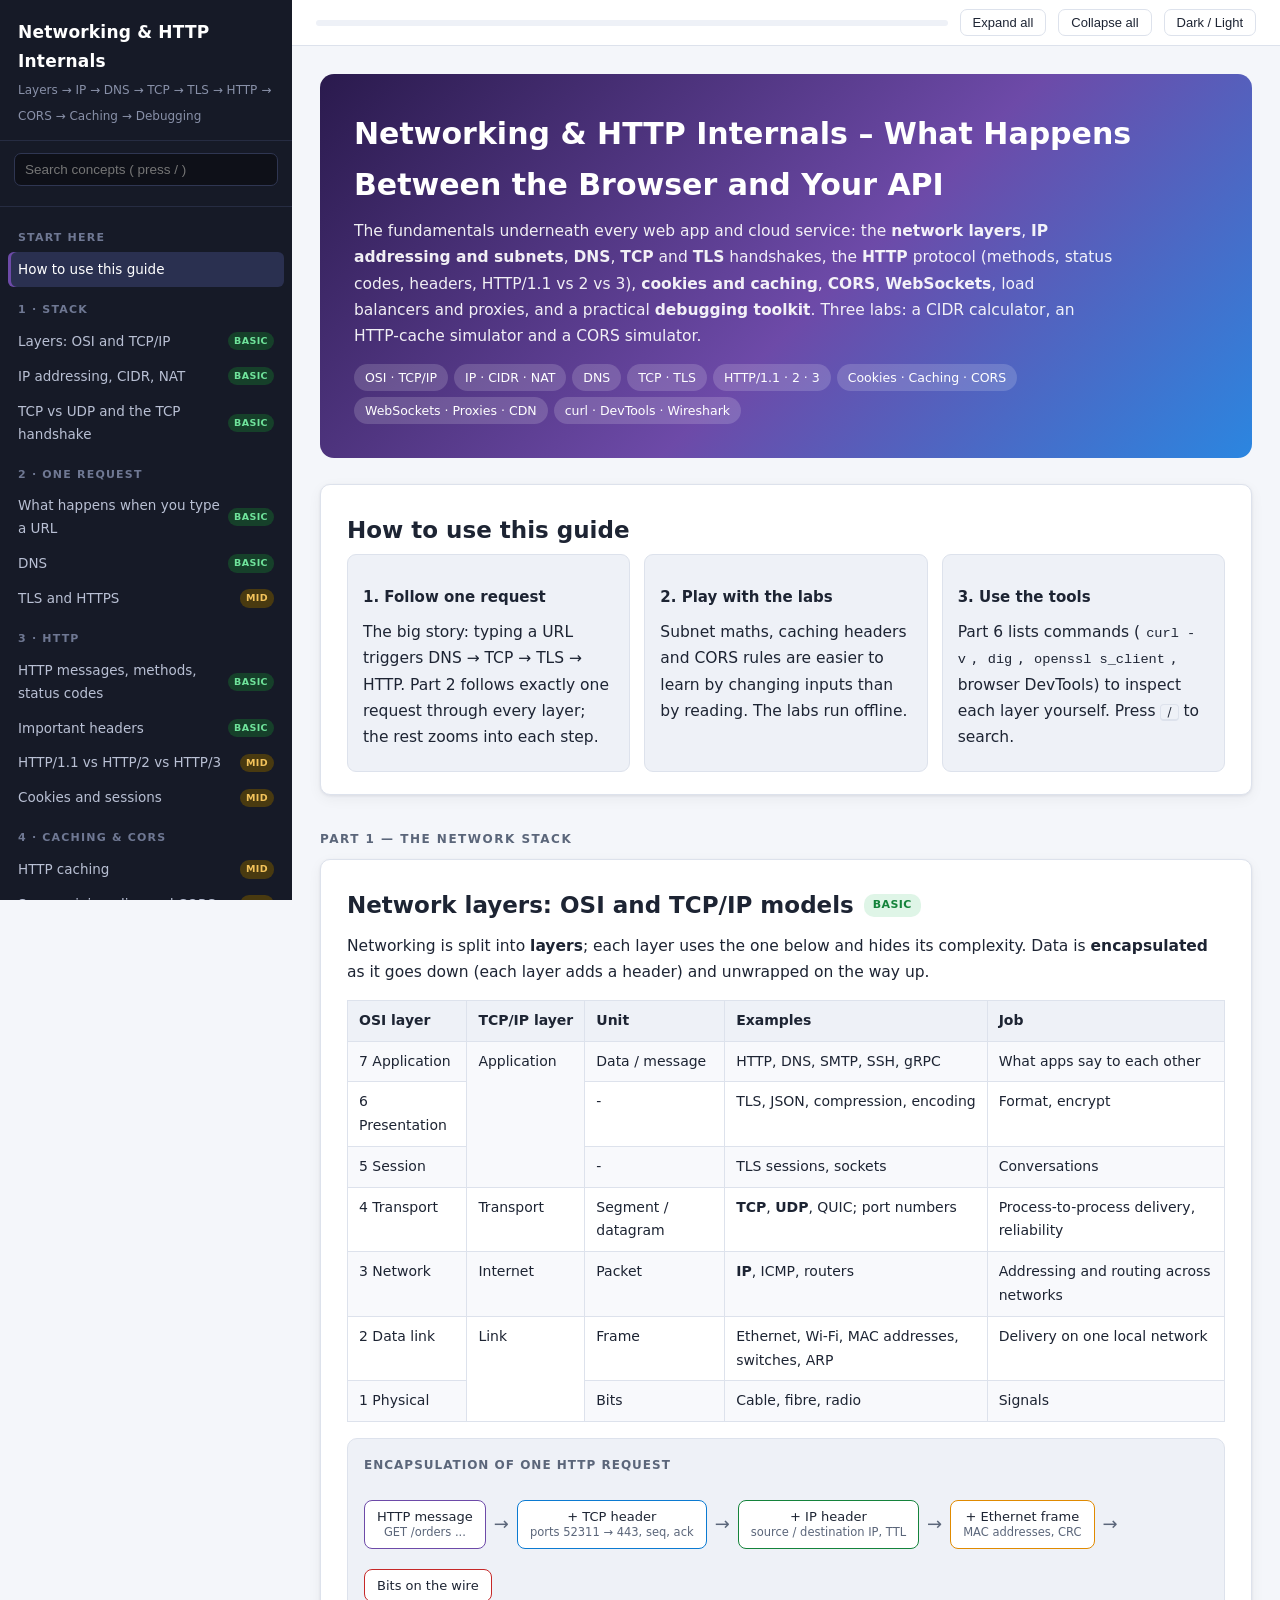
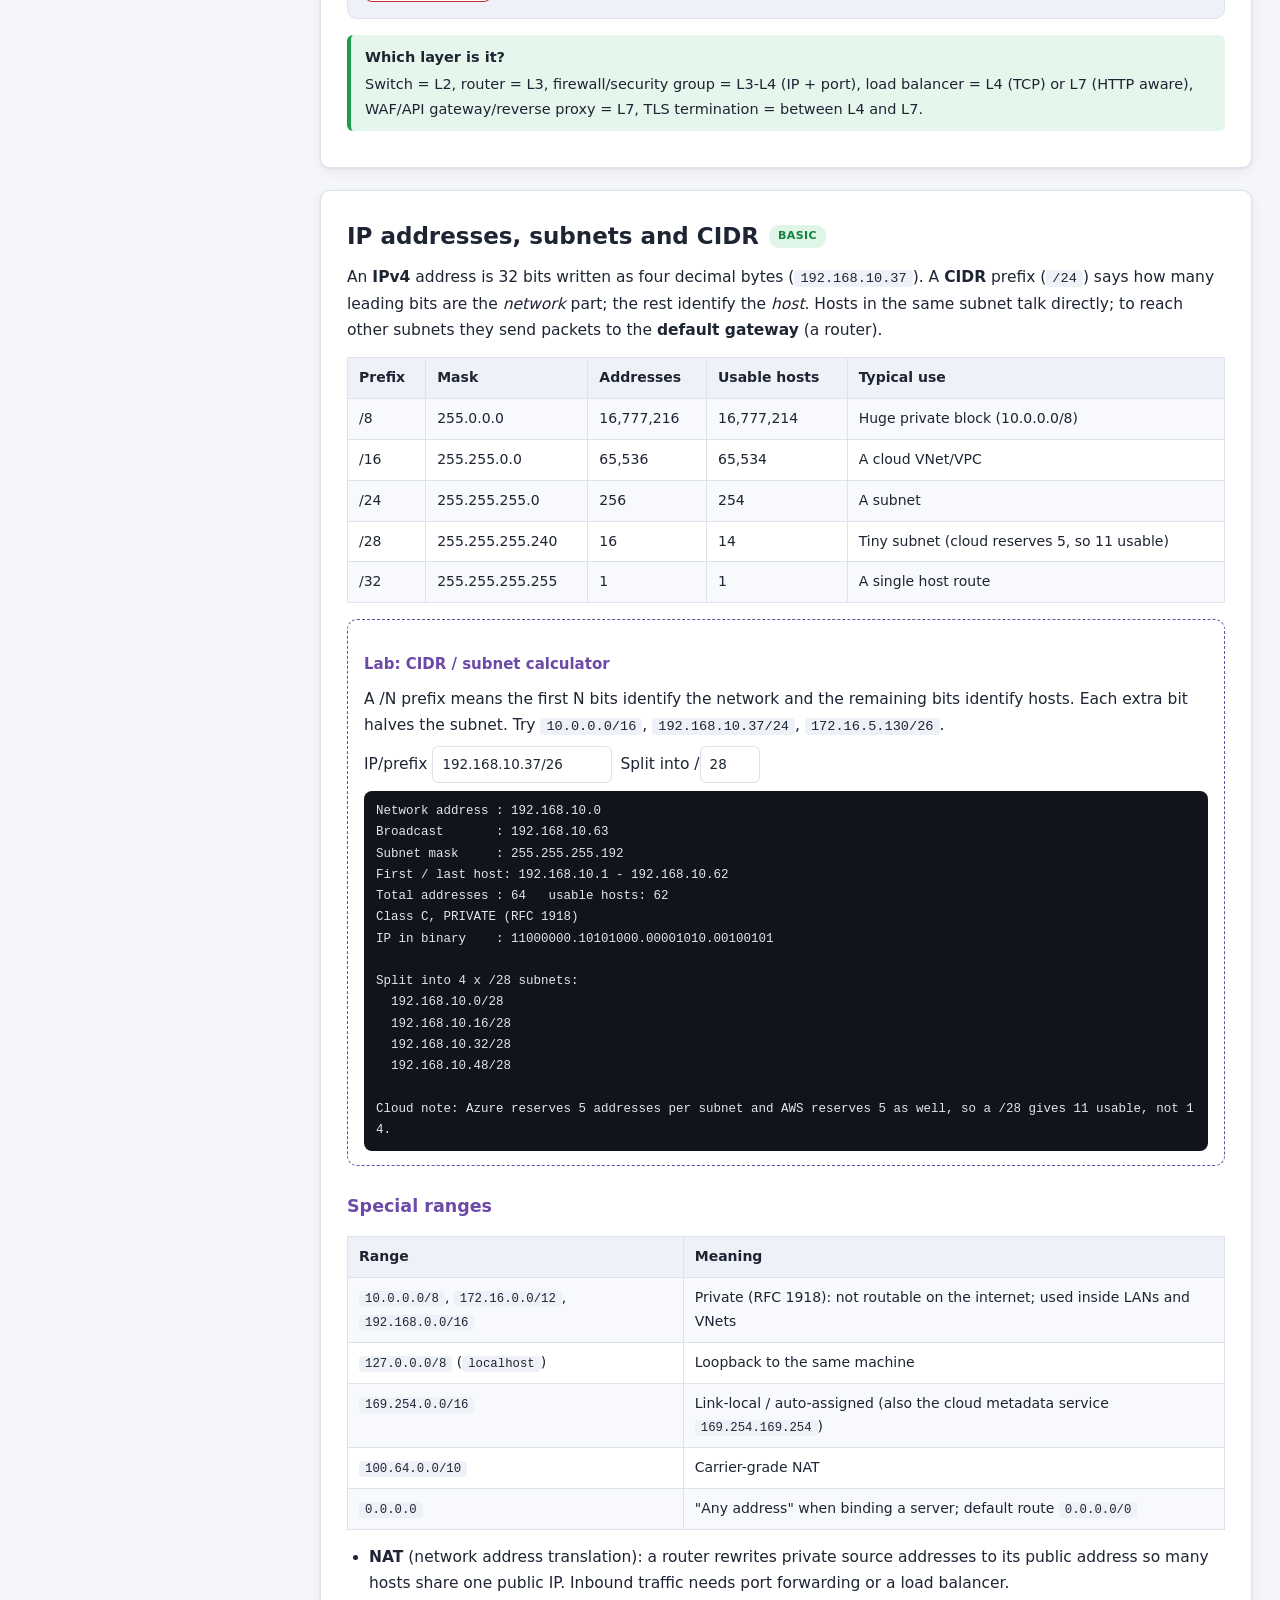
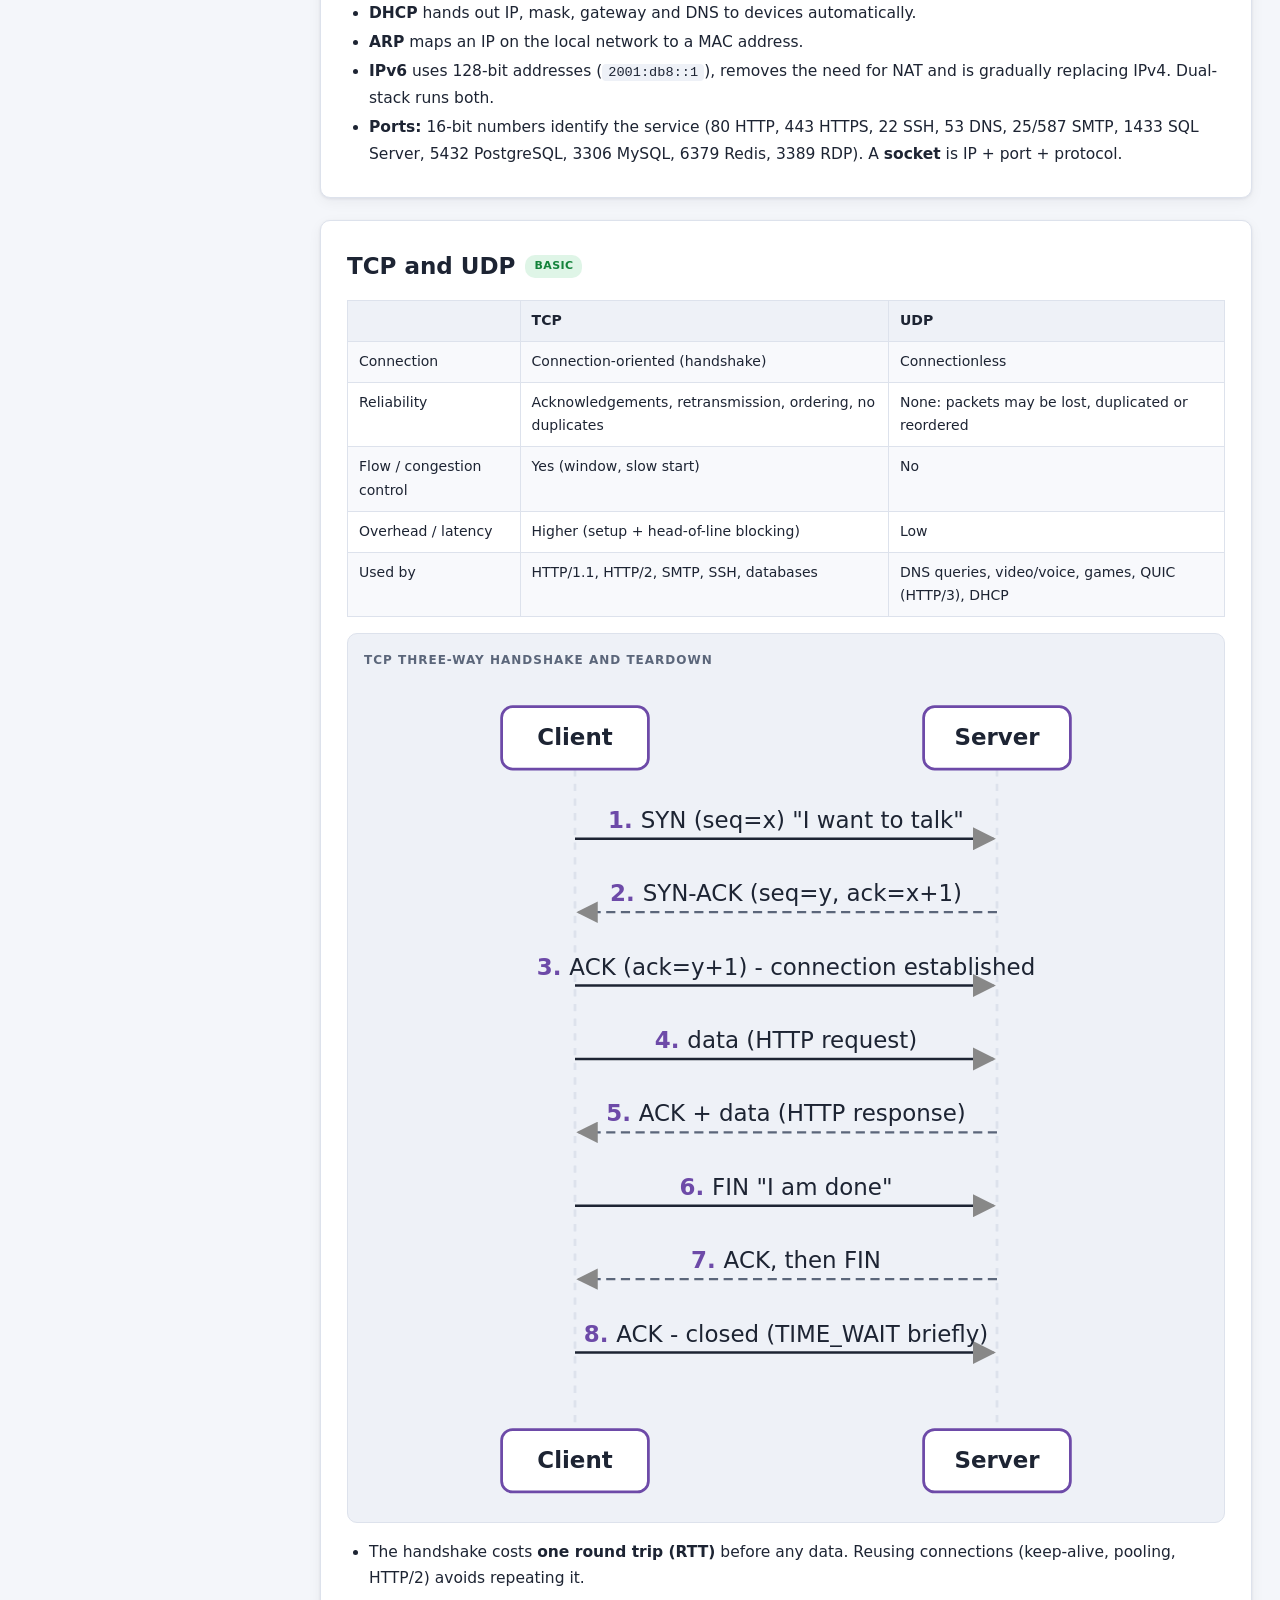
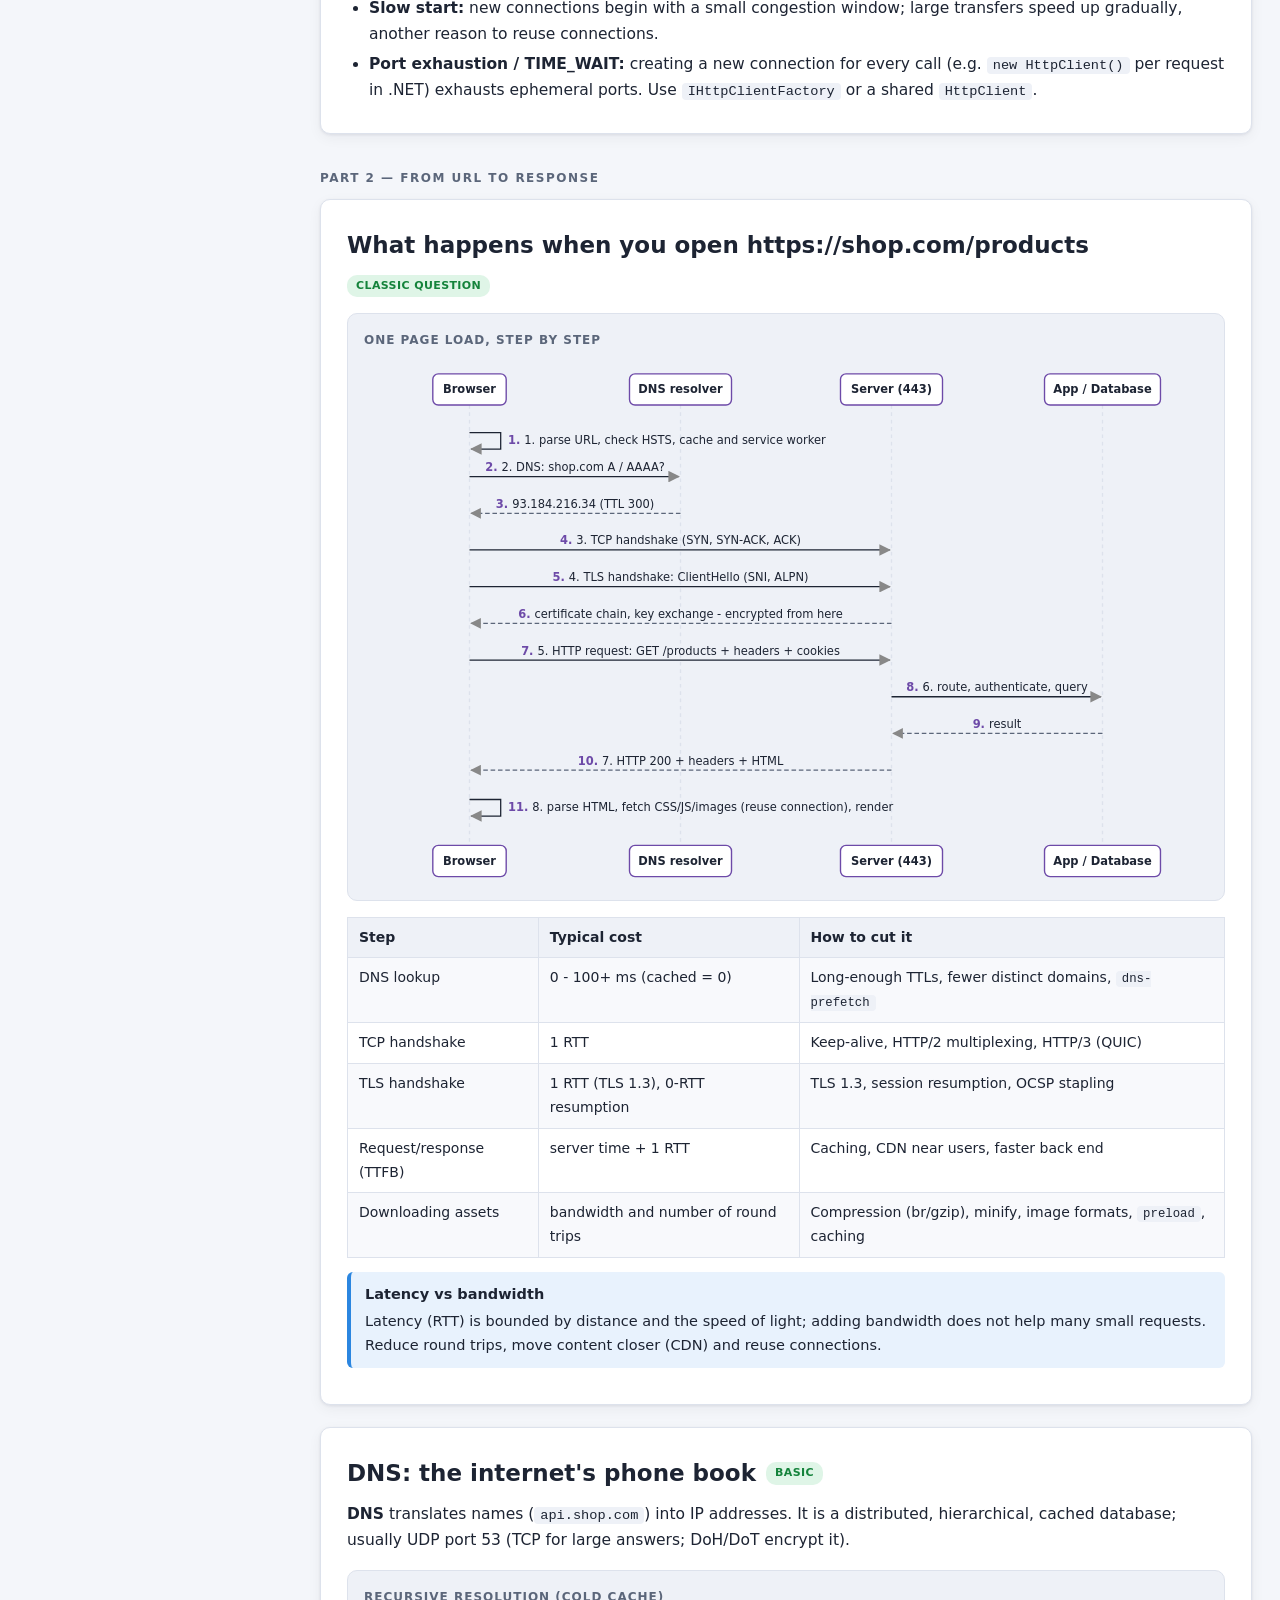
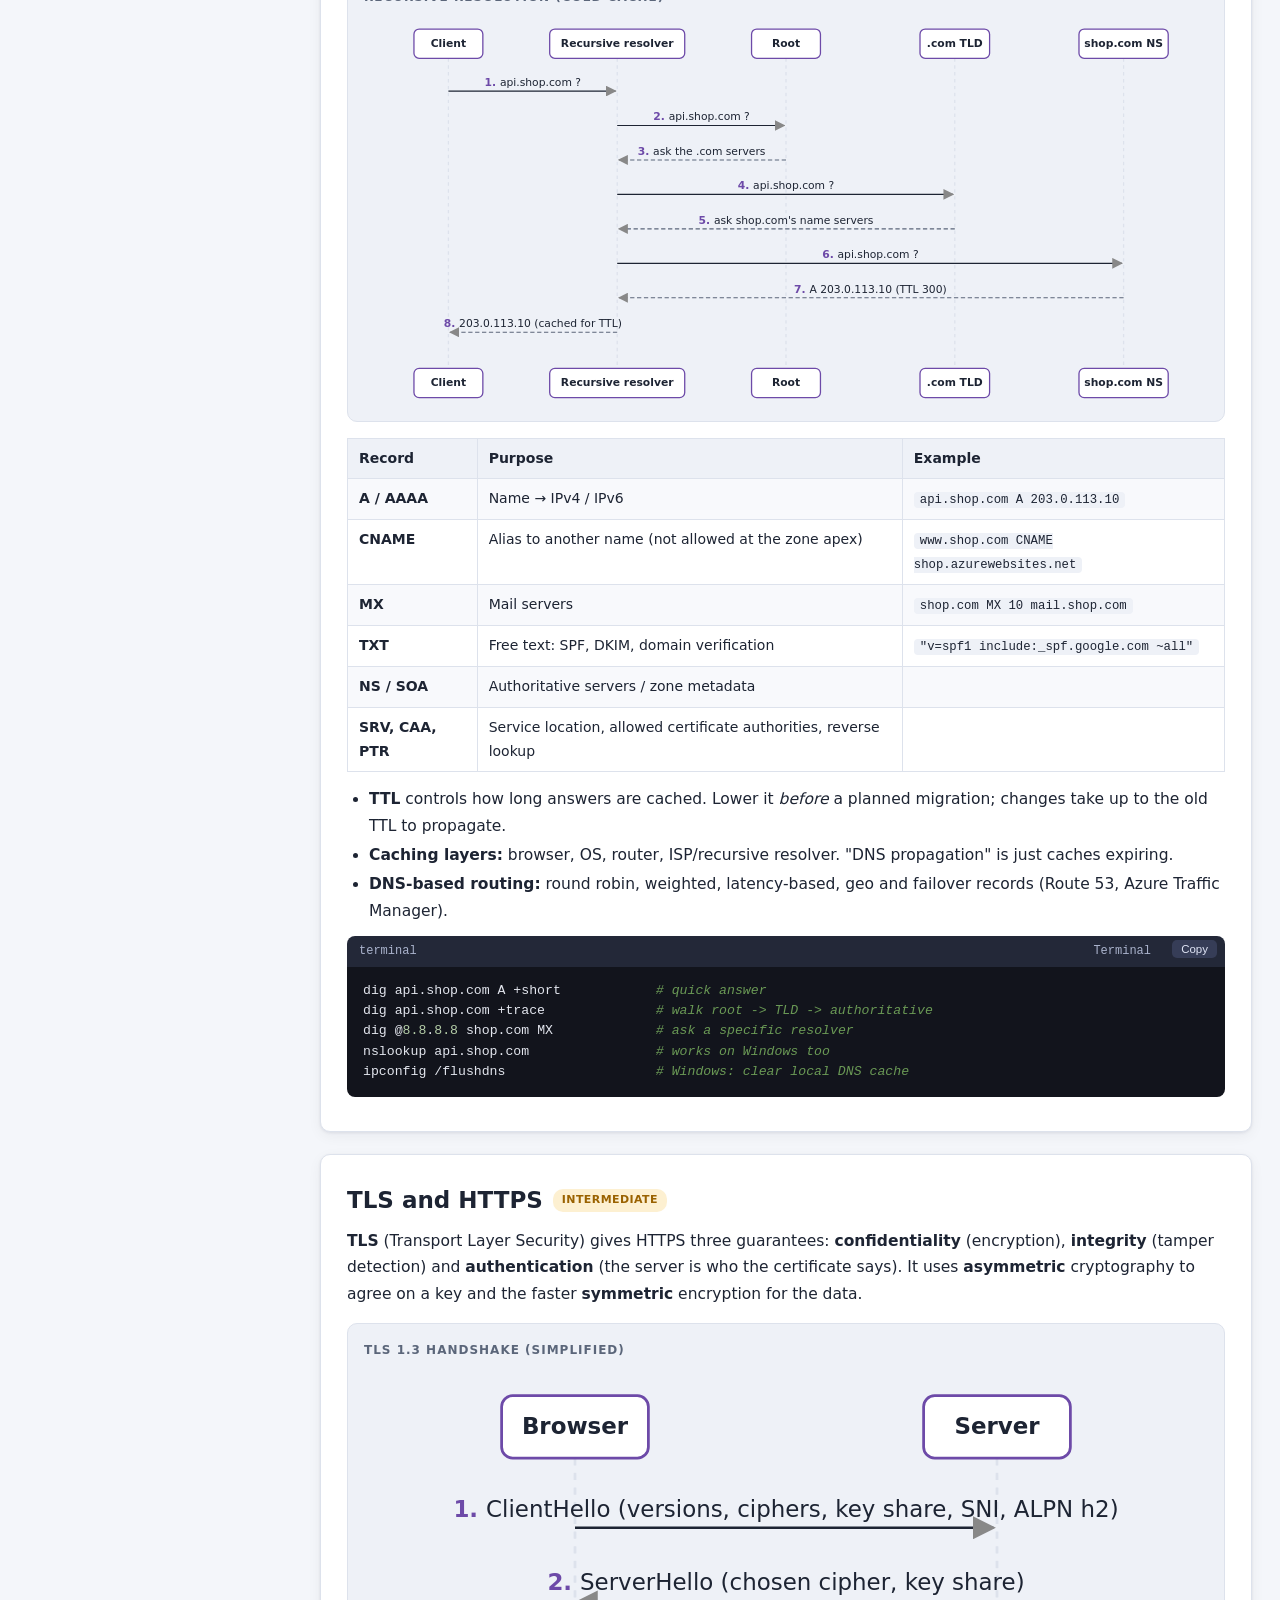
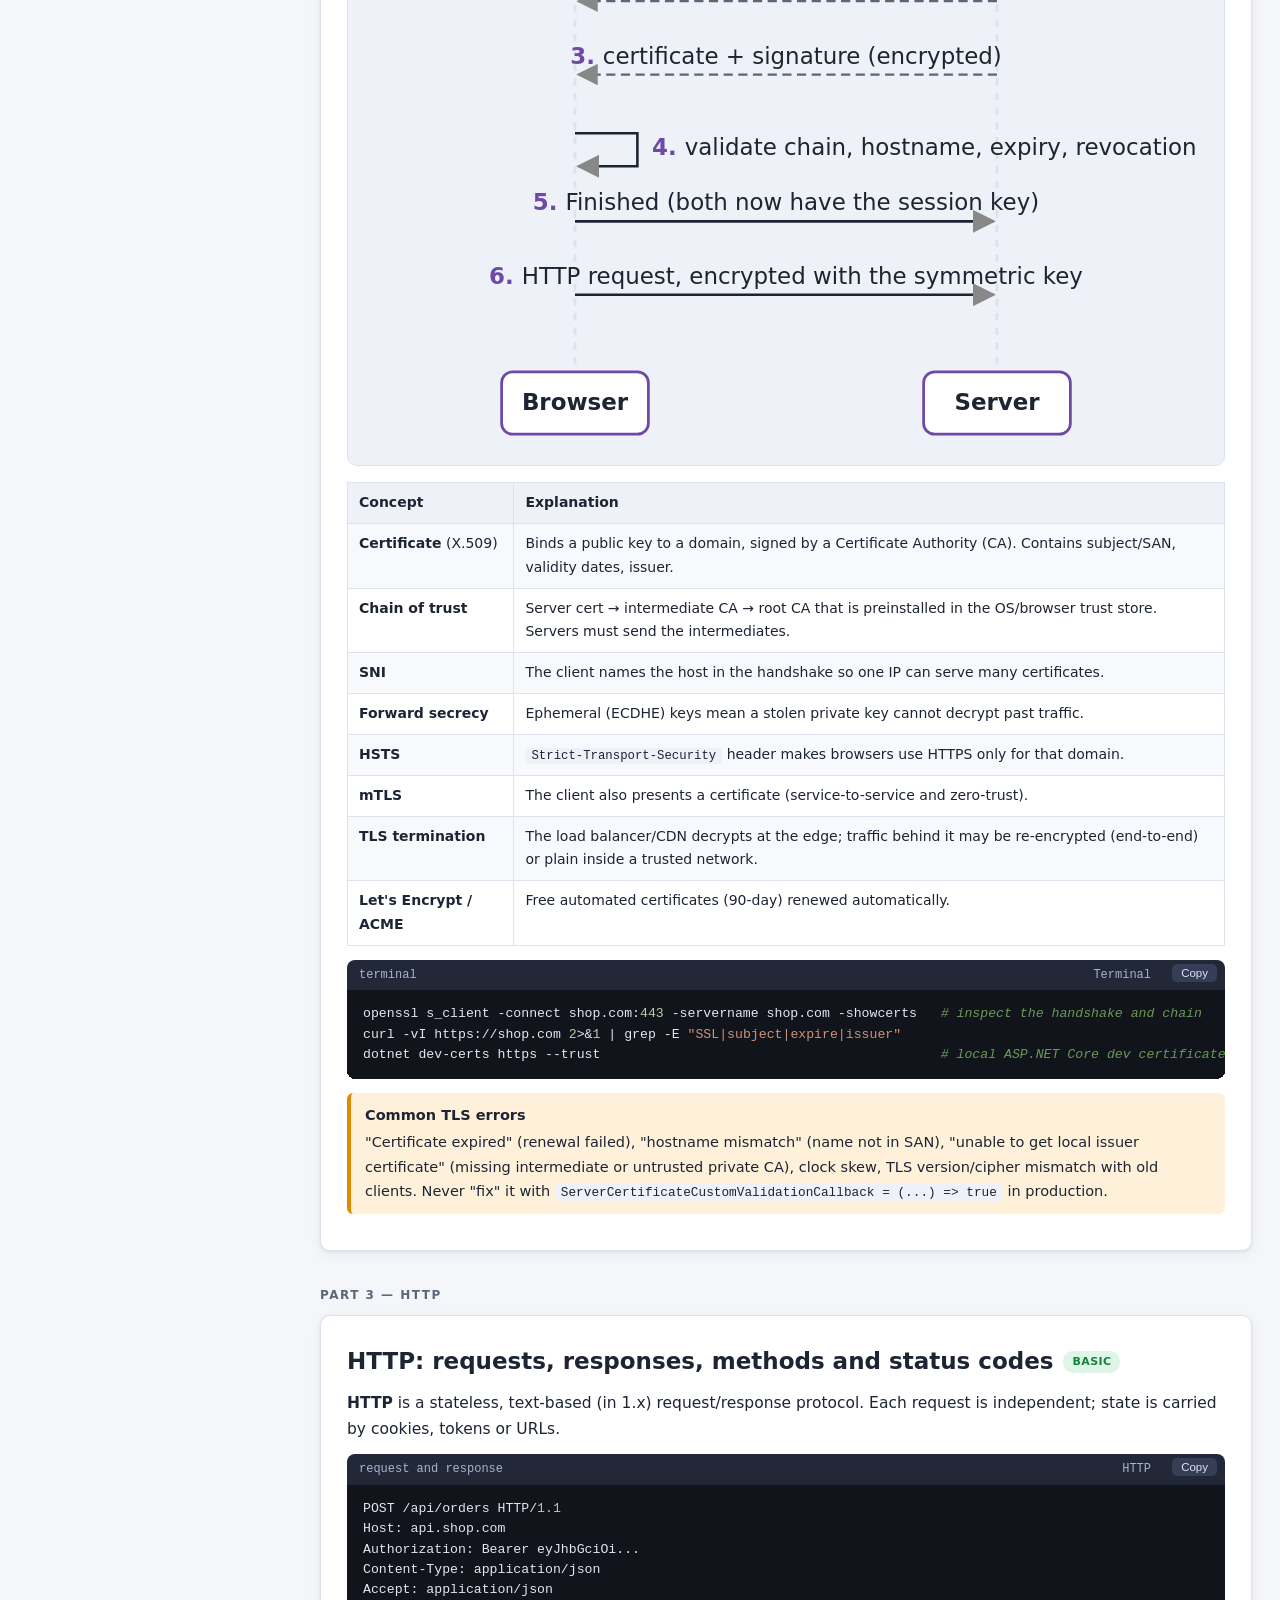
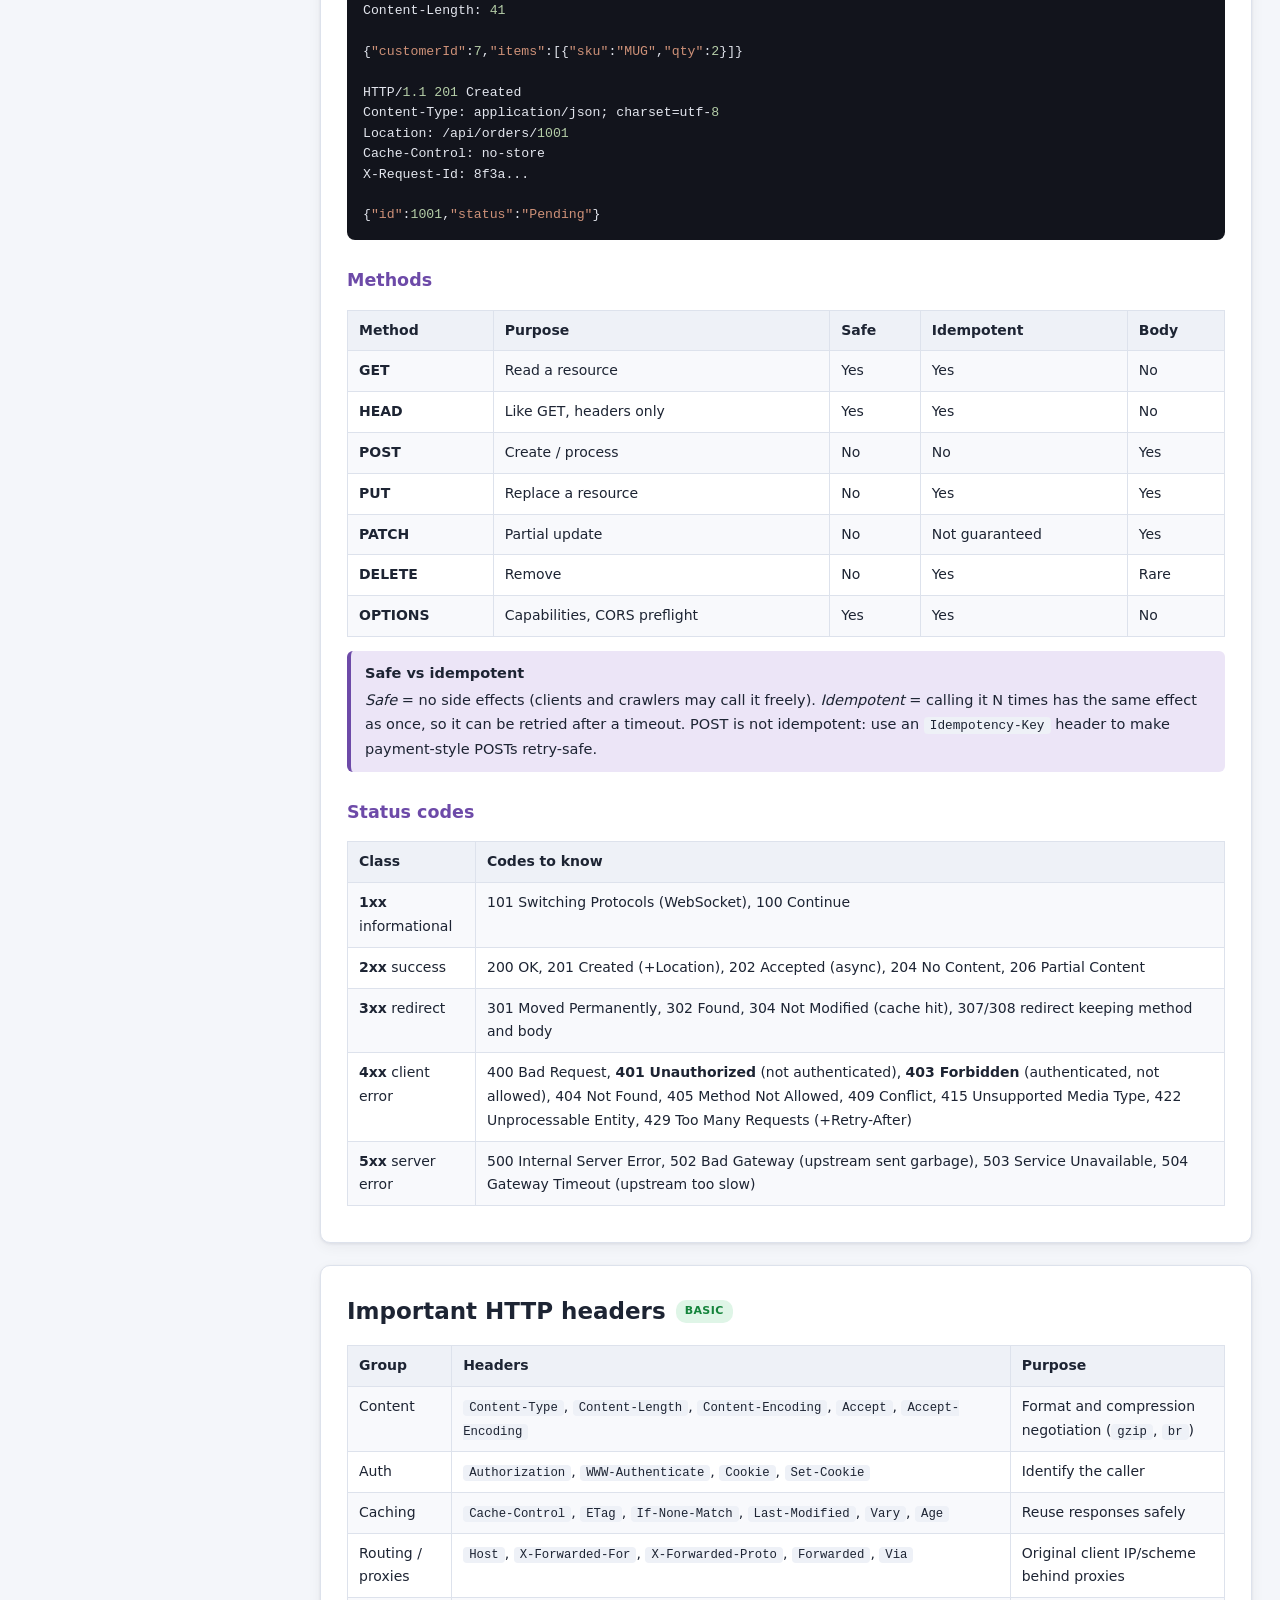
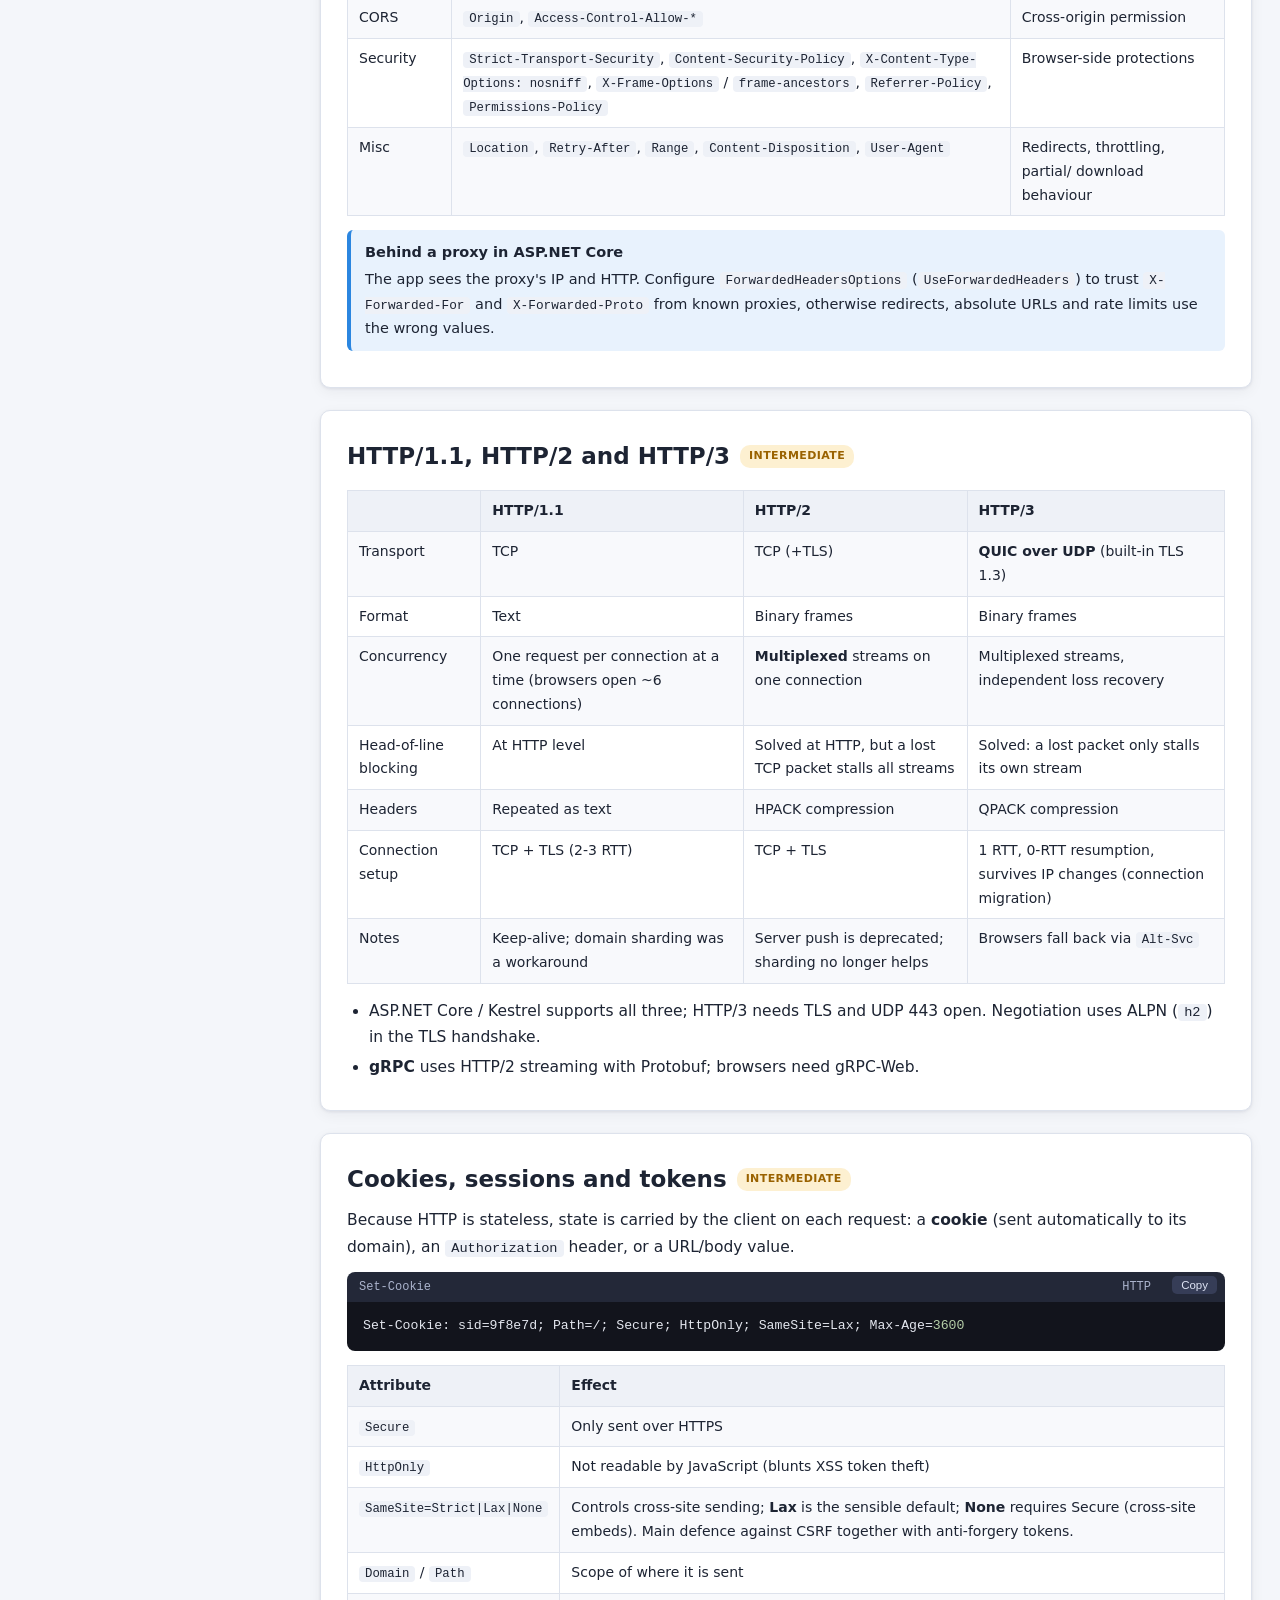
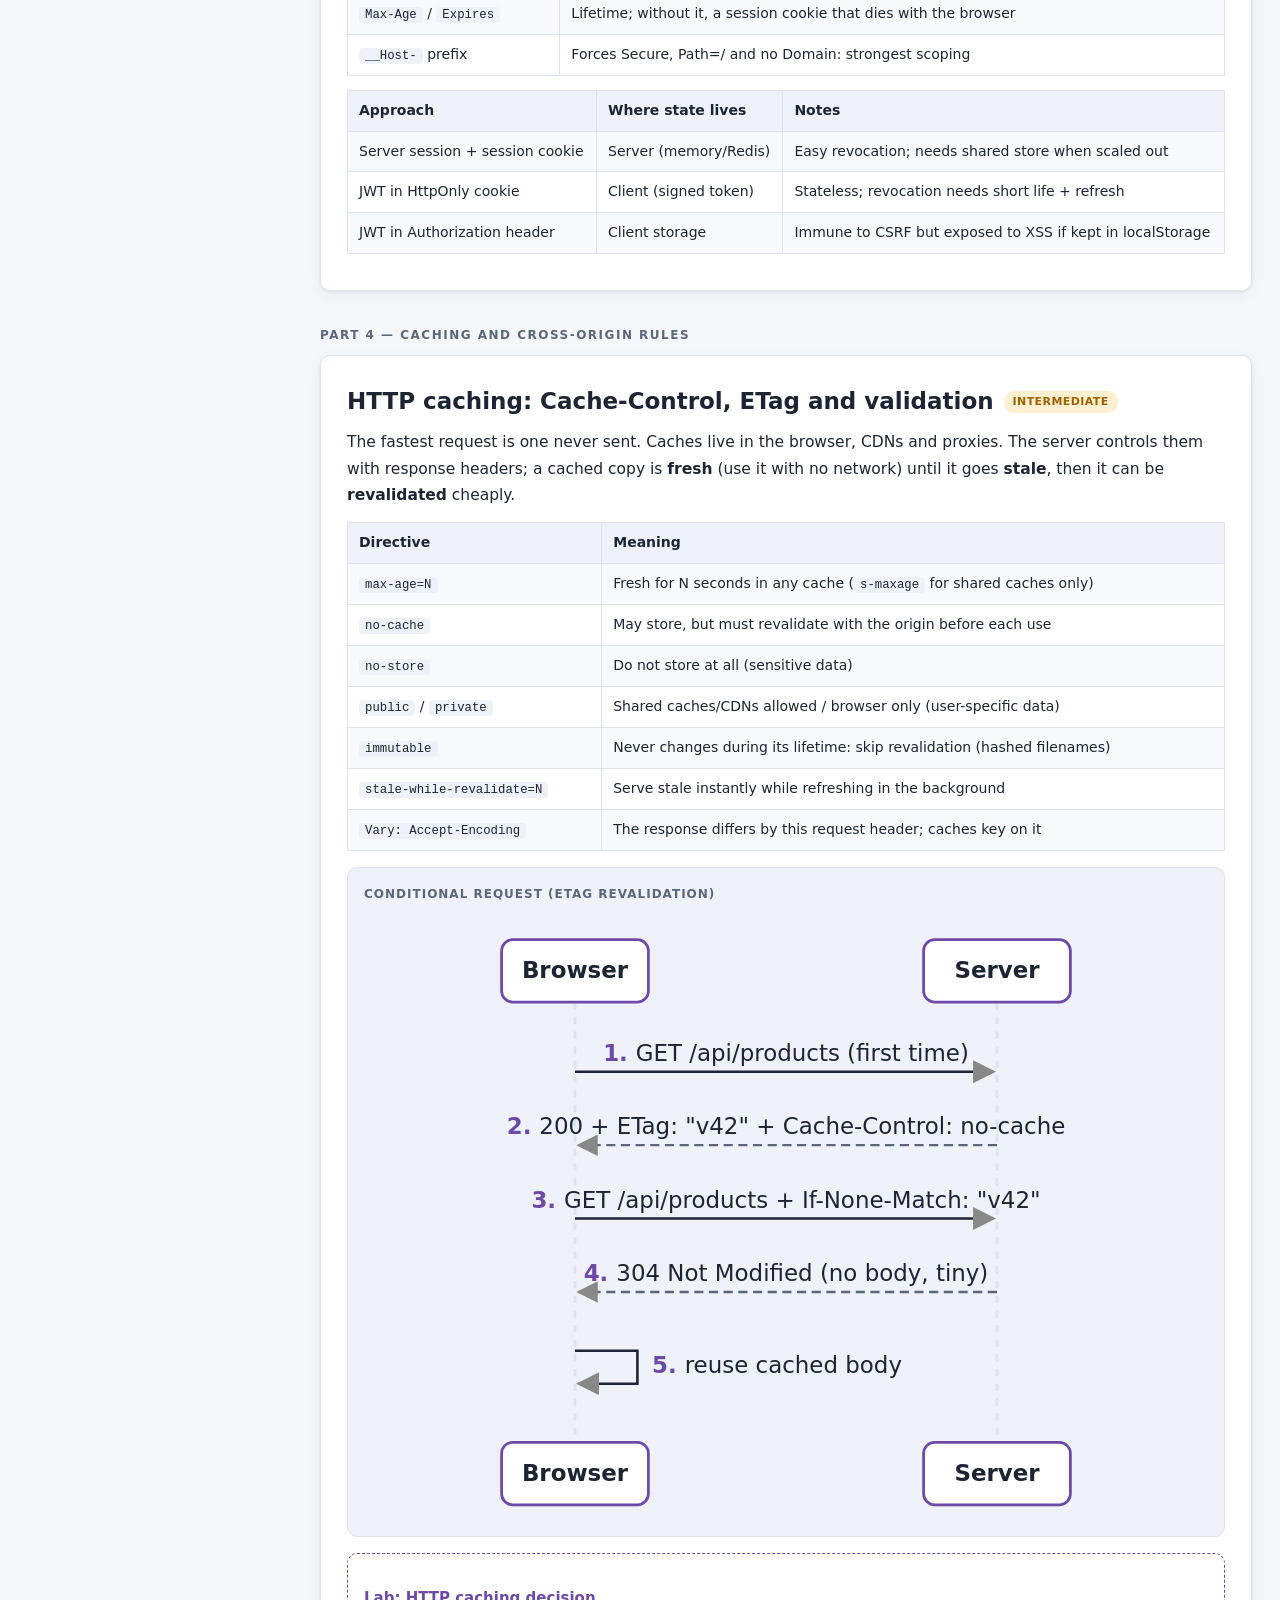
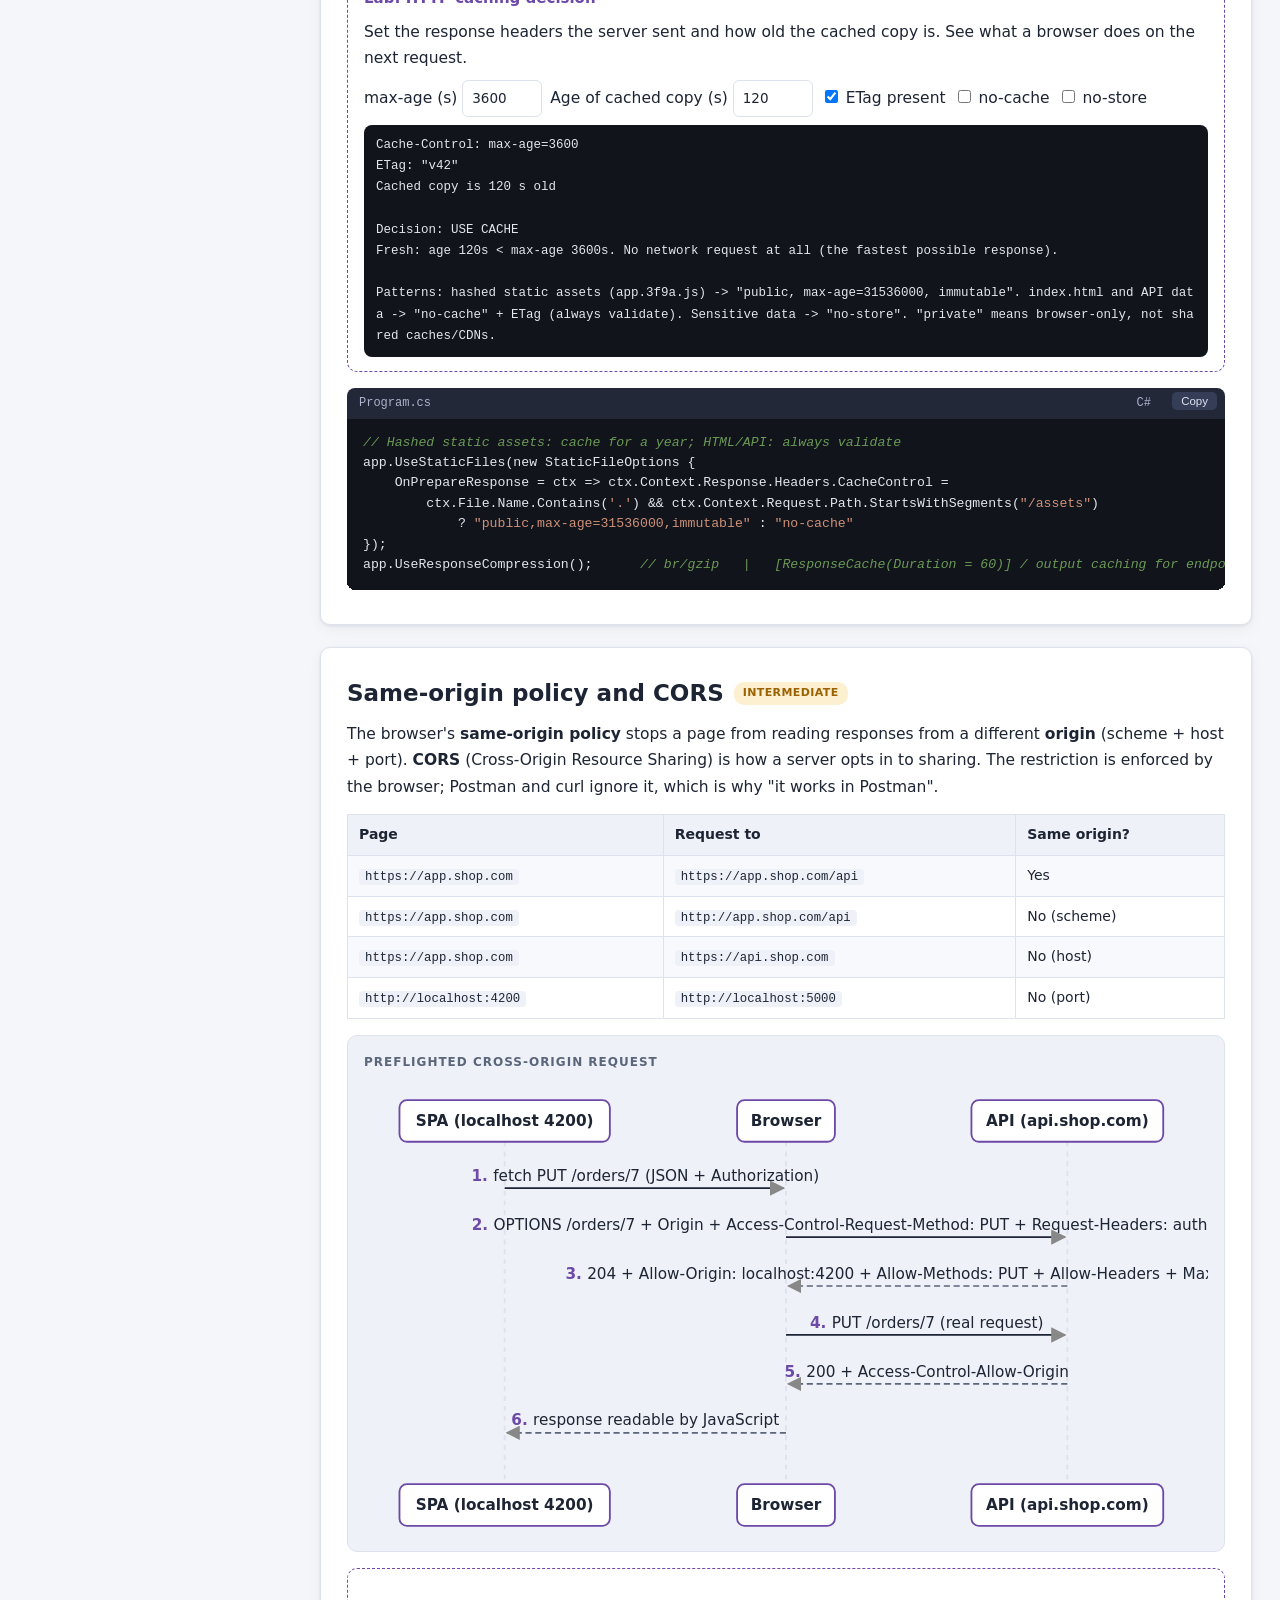
<file: Networking-HTTP-Guide.html>
<!DOCTYPE html>
<html lang="en">
<head>
<meta charset="utf-8">
<meta name="viewport" content="width=device-width, initial-scale=1">
<title>Networking &amp; HTTP Internals - TCP/IP, DNS, TLS, HTTP, CORS, Caching</title>
<link rel="stylesheet" href="assets/guide.css">
<style>
:root{--accent:#6d4aa8;--accent-soft:#ece5f7}
body.dark{--accent:#b9a0ee;--accent-soft:#2a2040}
.hero{background:linear-gradient(135deg,#2a1a4d,#6d4aa8 55%,#2b86e0)}
</style>
</head>
<body>

<aside id="sidebar">
  <div class="brand"><h1>Networking &amp; HTTP Internals</h1><small>Layers &rarr; IP &rarr; DNS &rarr; TCP &rarr; TLS &rarr; HTTP &rarr; CORS &rarr; Caching &rarr; Debugging</small></div>
  <div class="search"><input id="search" type="search" placeholder="Search concepts ( press / )" autocomplete="off"><div id="search-results"></div></div>
  <nav id="nav"></nav>
</aside>

<div id="main">
  <div id="topbar">
    <button id="menu-btn" type="button">Menu</button>
    <div class="prog"><i id="progress"></i></div>
    <button id="expand-all" type="button">Expand all</button>
    <button id="collapse-all" type="button">Collapse all</button>
    <button id="theme-btn" type="button">Dark / Light</button>
  </div>

  <main id="content">

  <div class="hero" id="top">
    <h1>Networking &amp; HTTP Internals &ndash; What Happens Between the Browser and Your API</h1>
    <p>The fundamentals underneath every web app and cloud service: the <b>network layers</b>, <b>IP addressing and subnets</b>, <b>DNS</b>, <b>TCP</b> and <b>TLS</b> handshakes, the <b>HTTP</b> protocol (methods, status codes, headers, HTTP/1.1 vs 2 vs 3), <b>cookies and caching</b>, <b>CORS</b>, <b>WebSockets</b>, load balancers and proxies, and a practical <b>debugging toolkit</b>. Three labs: a CIDR calculator, an HTTP-cache simulator and a CORS simulator.</p>
    <div class="chips"><span>OSI &middot; TCP/IP</span><span>IP &middot; CIDR &middot; NAT</span><span>DNS</span><span>TCP &middot; TLS</span><span>HTTP/1.1 &middot; 2 &middot; 3</span><span>Cookies &middot; Caching &middot; CORS</span><span>WebSockets &middot; Proxies &middot; CDN</span><span>curl &middot; DevTools &middot; Wireshark</span></div>
  </div>

  <section class="topic" id="how-to-use" data-nav="How to use this guide" data-group="Start here">
    <h2>How to use this guide</h2>
    <div class="grid3">
      <div class="card"><h4>1. Follow one request</h4><p>The big story: typing a URL triggers DNS &rarr; TCP &rarr; TLS &rarr; HTTP. Part 2 follows exactly one request through every layer; the rest zooms into each step.</p></div>
      <div class="card"><h4>2. Play with the labs</h4><p>Subnet maths, caching headers and CORS rules are easier to learn by changing inputs than by reading. The labs run offline.</p></div>
      <div class="card"><h4>3. Use the tools</h4><p>Part 6 lists commands (<code>curl -v</code>, <code>dig</code>, <code>openssl s_client</code>, browser DevTools) to inspect each layer yourself. Press <span class="kbd">/</span> to search.</p></div>
    </div>
  </section>

  <div class="part-title">Part 1 &mdash; The network stack</div>

  <section class="topic" id="layers" data-nav="Layers: OSI and TCP/IP" data-group="1 · Stack" data-level="b">
    <h2>Network layers: OSI and TCP/IP models <span class="badge b">Basic</span></h2>
    <p>Networking is split into <b>layers</b>; each layer uses the one below and hides its complexity. Data is <b>encapsulated</b> as it goes down (each layer adds a header) and unwrapped on the way up.</p>
    <div class="tblwrap"><table><tr><th>OSI layer</th><th>TCP/IP layer</th><th>Unit</th><th>Examples</th><th>Job</th></tr>
      <tr><td>7 Application</td><td rowspan="3">Application</td><td>Data / message</td><td>HTTP, DNS, SMTP, SSH, gRPC</td><td>What apps say to each other</td></tr>
      <tr><td>6 Presentation</td><td>-</td><td>TLS, JSON, compression, encoding</td><td>Format, encrypt</td></tr>
      <tr><td>5 Session</td><td>-</td><td>TLS sessions, sockets</td><td>Conversations</td></tr>
      <tr><td>4 Transport</td><td>Transport</td><td>Segment / datagram</td><td><b>TCP</b>, <b>UDP</b>, QUIC; port numbers</td><td>Process-to-process delivery, reliability</td></tr>
      <tr><td>3 Network</td><td>Internet</td><td>Packet</td><td><b>IP</b>, ICMP, routers</td><td>Addressing and routing across networks</td></tr>
      <tr><td>2 Data link</td><td rowspan="2">Link</td><td>Frame</td><td>Ethernet, Wi-Fi, MAC addresses, switches, ARP</td><td>Delivery on one local network</td></tr>
      <tr><td>1 Physical</td><td>Bits</td><td>Cable, fibre, radio</td><td>Signals</td></tr></table></div>
    <div class="diagram"><div class="dtitle">Encapsulation of one HTTP request</div>
      <div class="flow">
        <div class="node">HTTP message<small>GET /orders ...</small></div><span class="arrow">&rarr;</span>
        <div class="node alt">+ TCP header<small>ports 52311 &rarr; 443, seq, ack</small></div><span class="arrow">&rarr;</span>
        <div class="node ok">+ IP header<small>source / destination IP, TTL</small></div><span class="arrow">&rarr;</span>
        <div class="node warn">+ Ethernet frame<small>MAC addresses, CRC</small></div><span class="arrow">&rarr;</span>
        <div class="node bad">Bits on the wire</div>
      </div>
    </div>
    <div class="tip"><b>Which layer is it?</b>Switch = L2, router = L3, firewall/security group = L3-L4 (IP + port), load balancer = L4 (TCP) or L7 (HTTP aware), WAF/API gateway/reverse proxy = L7, TLS termination = between L4 and L7.</div>
  </section>

  <section class="topic" id="ip" data-nav="IP addressing, CIDR, NAT" data-group="1 · Stack" data-level="b">
    <h2>IP addresses, subnets and CIDR <span class="badge b">Basic</span></h2>
    <p>An <b>IPv4</b> address is 32 bits written as four decimal bytes (<code>192.168.10.37</code>). A <b>CIDR</b> prefix (<code>/24</code>) says how many leading bits are the <i>network</i> part; the rest identify the <i>host</i>. Hosts in the same subnet talk directly; to reach other subnets they send packets to the <b>default gateway</b> (a router).</p>
    <div class="tblwrap"><table><tr><th>Prefix</th><th>Mask</th><th>Addresses</th><th>Usable hosts</th><th>Typical use</th></tr>
      <tr><td>/8</td><td>255.0.0.0</td><td>16,777,216</td><td>16,777,214</td><td>Huge private block (10.0.0.0/8)</td></tr>
      <tr><td>/16</td><td>255.255.0.0</td><td>65,536</td><td>65,534</td><td>A cloud VNet/VPC</td></tr>
      <tr><td>/24</td><td>255.255.255.0</td><td>256</td><td>254</td><td>A subnet</td></tr>
      <tr><td>/28</td><td>255.255.255.240</td><td>16</td><td>14</td><td>Tiny subnet (cloud reserves 5, so 11 usable)</td></tr>
      <tr><td>/32</td><td>255.255.255.255</td><td>1</td><td>1</td><td>A single host route</td></tr></table></div>
    <div class="lab" id="cidr-lab"></div>
    <h3>Special ranges</h3>
    <div class="tblwrap"><table><tr><th>Range</th><th>Meaning</th></tr>
      <tr><td><code>10.0.0.0/8</code>, <code>172.16.0.0/12</code>, <code>192.168.0.0/16</code></td><td>Private (RFC 1918): not routable on the internet; used inside LANs and VNets</td></tr>
      <tr><td><code>127.0.0.0/8</code> (<code>localhost</code>)</td><td>Loopback to the same machine</td></tr>
      <tr><td><code>169.254.0.0/16</code></td><td>Link-local / auto-assigned (also the cloud metadata service <code>169.254.169.254</code>)</td></tr>
      <tr><td><code>100.64.0.0/10</code></td><td>Carrier-grade NAT</td></tr>
      <tr><td><code>0.0.0.0</code></td><td>"Any address" when binding a server; default route <code>0.0.0.0/0</code></td></tr></table></div>
    <ul>
      <li><b>NAT</b> (network address translation): a router rewrites private source addresses to its public address so many hosts share one public IP. Inbound traffic needs port forwarding or a load balancer.</li>
      <li><b>DHCP</b> hands out IP, mask, gateway and DNS to devices automatically.</li>
      <li><b>ARP</b> maps an IP on the local network to a MAC address.</li>
      <li><b>IPv6</b> uses 128-bit addresses (<code>2001:db8::1</code>), removes the need for NAT and is gradually replacing IPv4. Dual-stack runs both.</li>
      <li><b>Ports:</b> 16-bit numbers identify the service (80 HTTP, 443 HTTPS, 22 SSH, 53 DNS, 25/587 SMTP, 1433 SQL Server, 5432 PostgreSQL, 3306 MySQL, 6379 Redis, 3389 RDP). A <b>socket</b> is IP + port + protocol.</li>
    </ul>
  </section>

  <section class="topic" id="tcp-udp" data-nav="TCP vs UDP and the TCP handshake" data-group="1 · Stack" data-level="b">
    <h2>TCP and UDP <span class="badge b">Basic</span></h2>
    <div class="tblwrap"><table><tr><th></th><th>TCP</th><th>UDP</th></tr>
      <tr><td>Connection</td><td>Connection-oriented (handshake)</td><td>Connectionless</td></tr>
      <tr><td>Reliability</td><td>Acknowledgements, retransmission, ordering, no duplicates</td><td>None: packets may be lost, duplicated or reordered</td></tr>
      <tr><td>Flow / congestion control</td><td>Yes (window, slow start)</td><td>No</td></tr>
      <tr><td>Overhead / latency</td><td>Higher (setup + head-of-line blocking)</td><td>Low</td></tr>
      <tr><td>Used by</td><td>HTTP/1.1, HTTP/2, SMTP, SSH, databases</td><td>DNS queries, video/voice, games, QUIC (HTTP/3), DHCP</td></tr></table></div>
    <div class="seq" data-title="TCP three-way handshake and teardown">
<script type="text/seq">
participants: Client | Server
Client -> Server : SYN (seq=x) "I want to talk"
Server --> Client : SYN-ACK (seq=y, ack=x+1)
Client -> Server : ACK (ack=y+1) - connection established
Client -> Server : data (HTTP request)
Server --> Client : ACK + data (HTTP response)
Client -> Server : FIN "I am done"
Server --> Client : ACK, then FIN
Client -> Server : ACK - closed (TIME_WAIT briefly)
</script>
    </div>
    <ul>
      <li>The handshake costs <b>one round trip (RTT)</b> before any data. Reusing connections (keep-alive, pooling, HTTP/2) avoids repeating it.</li>
      <li><b>Slow start:</b> new connections begin with a small congestion window; large transfers speed up gradually, another reason to reuse connections.</li>
      <li><b>Port exhaustion / TIME_WAIT:</b> creating a new connection for every call (e.g. <code>new HttpClient()</code> per request in .NET) exhausts ephemeral ports. Use <code>IHttpClientFactory</code> or a shared <code>HttpClient</code>.</li>
    </ul>
  </section>

  <div class="part-title">Part 2 &mdash; From URL to response</div>

  <section class="topic" id="journey" data-nav="What happens when you type a URL" data-group="2 · One request" data-level="b">
    <h2>What happens when you open https://shop.com/products <span class="badge b">Classic question</span></h2>
    <div class="seq" data-title="One page load, step by step">
<script type="text/seq">
participants: Browser | DNS resolver | Server (443) | App / Database
Browser -> Browser : 1. parse URL, check HSTS, cache and service worker
Browser -> DNS resolver : 2. DNS: shop.com A / AAAA?
DNS resolver --> Browser : 93.184.216.34 (TTL 300)
Browser -> Server (443) : 3. TCP handshake (SYN, SYN-ACK, ACK)
Browser -> Server (443) : 4. TLS handshake: ClientHello (SNI, ALPN)
Server (443) --> Browser : certificate chain, key exchange - encrypted from here
Browser -> Server (443) : 5. HTTP request: GET /products + headers + cookies
Server (443) -> App / Database : 6. route, authenticate, query
App / Database --> Server (443) : result
Server (443) --> Browser : 7. HTTP 200 + headers + HTML
Browser -> Browser : 8. parse HTML, fetch CSS/JS/images (reuse connection), render
</script>
    </div>
    <div class="tblwrap"><table><tr><th>Step</th><th>Typical cost</th><th>How to cut it</th></tr>
      <tr><td>DNS lookup</td><td>0 - 100+ ms (cached = 0)</td><td>Long-enough TTLs, fewer distinct domains, <code>dns-prefetch</code></td></tr>
      <tr><td>TCP handshake</td><td>1 RTT</td><td>Keep-alive, HTTP/2 multiplexing, HTTP/3 (QUIC)</td></tr>
      <tr><td>TLS handshake</td><td>1 RTT (TLS 1.3), 0-RTT resumption</td><td>TLS 1.3, session resumption, OCSP stapling</td></tr>
      <tr><td>Request/response (TTFB)</td><td>server time + 1 RTT</td><td>Caching, CDN near users, faster back end</td></tr>
      <tr><td>Downloading assets</td><td>bandwidth and number of round trips</td><td>Compression (br/gzip), minify, image formats, <code>preload</code>, caching</td></tr></table></div>
    <div class="note"><b>Latency vs bandwidth</b>Latency (RTT) is bounded by distance and the speed of light; adding bandwidth does not help many small requests. Reduce round trips, move content closer (CDN) and reuse connections.</div>
  </section>

  <section class="topic" id="dns" data-nav="DNS" data-group="2 · One request" data-level="b">
    <h2>DNS: the internet's phone book <span class="badge b">Basic</span></h2>
    <p><b>DNS</b> translates names (<code>api.shop.com</code>) into IP addresses. It is a distributed, hierarchical, cached database; usually UDP port 53 (TCP for large answers; DoH/DoT encrypt it).</p>
    <div class="seq" data-title="Recursive resolution (cold cache)">
<script type="text/seq">
participants: Client | Recursive resolver | Root | .com TLD | shop.com NS
Client -> Recursive resolver : api.shop.com ?
Recursive resolver -> Root : api.shop.com ?
Root --> Recursive resolver : ask the .com servers
Recursive resolver -> .com TLD : api.shop.com ?
.com TLD --> Recursive resolver : ask shop.com's name servers
Recursive resolver -> shop.com NS : api.shop.com ?
shop.com NS --> Recursive resolver : A 203.0.113.10 (TTL 300)
Recursive resolver --> Client : 203.0.113.10 (cached for TTL)
</script>
    </div>
    <div class="tblwrap"><table><tr><th>Record</th><th>Purpose</th><th>Example</th></tr>
      <tr><td><b>A / AAAA</b></td><td>Name &rarr; IPv4 / IPv6</td><td><code>api.shop.com A 203.0.113.10</code></td></tr>
      <tr><td><b>CNAME</b></td><td>Alias to another name (not allowed at the zone apex)</td><td><code>www.shop.com CNAME shop.azurewebsites.net</code></td></tr>
      <tr><td><b>MX</b></td><td>Mail servers</td><td><code>shop.com MX 10 mail.shop.com</code></td></tr>
      <tr><td><b>TXT</b></td><td>Free text: SPF, DKIM, domain verification</td><td><code>"v=spf1 include:_spf.google.com ~all"</code></td></tr>
      <tr><td><b>NS / SOA</b></td><td>Authoritative servers / zone metadata</td><td></td></tr>
      <tr><td><b>SRV, CAA, PTR</b></td><td>Service location, allowed certificate authorities, reverse lookup</td><td></td></tr></table></div>
    <ul>
      <li><b>TTL</b> controls how long answers are cached. Lower it <i>before</i> a planned migration; changes take up to the old TTL to propagate.</li>
      <li><b>Caching layers:</b> browser, OS, router, ISP/recursive resolver. "DNS propagation" is just caches expiring.</li>
      <li><b>DNS-based routing:</b> round robin, weighted, latency-based, geo and failover records (Route 53, Azure Traffic Manager).</li>
    </ul>
    <pre data-lang="bash" data-file="terminal">dig api.shop.com A +short            # quick answer
dig api.shop.com +trace              # walk root -&gt; TLD -&gt; authoritative
dig @8.8.8.8 shop.com MX             # ask a specific resolver
nslookup api.shop.com                # works on Windows too
ipconfig /flushdns                   # Windows: clear local DNS cache</pre>
  </section>

  <section class="topic" id="tls" data-nav="TLS and HTTPS" data-group="2 · One request" data-level="i">
    <h2>TLS and HTTPS <span class="badge i">Intermediate</span></h2>
    <p><b>TLS</b> (Transport Layer Security) gives HTTPS three guarantees: <b>confidentiality</b> (encryption), <b>integrity</b> (tamper detection) and <b>authentication</b> (the server is who the certificate says). It uses <b>asymmetric</b> cryptography to agree on a key and the faster <b>symmetric</b> encryption for the data.</p>
    <div class="seq" data-title="TLS 1.3 handshake (simplified)">
<script type="text/seq">
participants: Browser | Server
Browser -> Server : ClientHello (versions, ciphers, key share, SNI, ALPN h2)
Server --> Browser : ServerHello (chosen cipher, key share)
Server --> Browser : certificate + signature (encrypted)
Browser -> Browser : validate chain, hostname, expiry, revocation
Browser -> Server : Finished (both now have the session key)
Browser -> Server : HTTP request, encrypted with the symmetric key
</script>
    </div>
    <div class="tblwrap"><table><tr><th>Concept</th><th>Explanation</th></tr>
      <tr><td><b>Certificate</b> (X.509)</td><td>Binds a public key to a domain, signed by a Certificate Authority (CA). Contains subject/SAN, validity dates, issuer.</td></tr>
      <tr><td><b>Chain of trust</b></td><td>Server cert &rarr; intermediate CA &rarr; root CA that is preinstalled in the OS/browser trust store. Servers must send the intermediates.</td></tr>
      <tr><td><b>SNI</b></td><td>The client names the host in the handshake so one IP can serve many certificates.</td></tr>
      <tr><td><b>Forward secrecy</b></td><td>Ephemeral (ECDHE) keys mean a stolen private key cannot decrypt past traffic.</td></tr>
      <tr><td><b>HSTS</b></td><td><code>Strict-Transport-Security</code> header makes browsers use HTTPS only for that domain.</td></tr>
      <tr><td><b>mTLS</b></td><td>The client also presents a certificate (service-to-service and zero-trust).</td></tr>
      <tr><td><b>TLS termination</b></td><td>The load balancer/CDN decrypts at the edge; traffic behind it may be re-encrypted (end-to-end) or plain inside a trusted network.</td></tr>
      <tr><td><b>Let's Encrypt / ACME</b></td><td>Free automated certificates (90-day) renewed automatically.</td></tr></table></div>
    <pre data-lang="bash" data-file="terminal">openssl s_client -connect shop.com:443 -servername shop.com -showcerts   # inspect the handshake and chain
curl -vI https://shop.com 2&gt;&amp;1 | grep -E "SSL|subject|expire|issuer"
dotnet dev-certs https --trust                                           # local ASP.NET Core dev certificate</pre>
    <div class="warn"><b>Common TLS errors</b>"Certificate expired" (renewal failed), "hostname mismatch" (name not in SAN), "unable to get local issuer certificate" (missing intermediate or untrusted private CA), clock skew, TLS version/cipher mismatch with old clients. Never "fix" it with <code>ServerCertificateCustomValidationCallback = (...) =&gt; true</code> in production.</div>
  </section>

  <div class="part-title">Part 3 &mdash; HTTP</div>

  <section class="topic" id="http-basics" data-nav="HTTP messages, methods, status codes" data-group="3 · HTTP" data-level="b">
    <h2>HTTP: requests, responses, methods and status codes <span class="badge b">Basic</span></h2>
    <p><b>HTTP</b> is a stateless, text-based (in 1.x) request/response protocol. Each request is independent; state is carried by cookies, tokens or URLs.</p>
    <pre data-lang="http" data-file="request and response">POST /api/orders HTTP/1.1
Host: api.shop.com
Authorization: Bearer eyJhbGciOi...
Content-Type: application/json
Accept: application/json
Content-Length: 41

{"customerId":7,"items":[{"sku":"MUG","qty":2}]}

HTTP/1.1 201 Created
Content-Type: application/json; charset=utf-8
Location: /api/orders/1001
Cache-Control: no-store
X-Request-Id: 8f3a...

{"id":1001,"status":"Pending"}</pre>
    <h3>Methods</h3>
    <div class="tblwrap"><table><tr><th>Method</th><th>Purpose</th><th>Safe</th><th>Idempotent</th><th>Body</th></tr>
      <tr><td><b>GET</b></td><td>Read a resource</td><td>Yes</td><td>Yes</td><td>No</td></tr>
      <tr><td><b>HEAD</b></td><td>Like GET, headers only</td><td>Yes</td><td>Yes</td><td>No</td></tr>
      <tr><td><b>POST</b></td><td>Create / process</td><td>No</td><td>No</td><td>Yes</td></tr>
      <tr><td><b>PUT</b></td><td>Replace a resource</td><td>No</td><td>Yes</td><td>Yes</td></tr>
      <tr><td><b>PATCH</b></td><td>Partial update</td><td>No</td><td>Not guaranteed</td><td>Yes</td></tr>
      <tr><td><b>DELETE</b></td><td>Remove</td><td>No</td><td>Yes</td><td>Rare</td></tr>
      <tr><td><b>OPTIONS</b></td><td>Capabilities, CORS preflight</td><td>Yes</td><td>Yes</td><td>No</td></tr></table></div>
    <div class="why"><b>Safe vs idempotent</b><i>Safe</i> = no side effects (clients and crawlers may call it freely). <i>Idempotent</i> = calling it N times has the same effect as once, so it can be retried after a timeout. POST is not idempotent: use an <code>Idempotency-Key</code> header to make payment-style POSTs retry-safe.</div>
    <h3>Status codes</h3>
    <div class="tblwrap"><table><tr><th>Class</th><th>Codes to know</th></tr>
      <tr><td><b>1xx</b> informational</td><td>101 Switching Protocols (WebSocket), 100 Continue</td></tr>
      <tr><td><b>2xx</b> success</td><td>200 OK, 201 Created (+Location), 202 Accepted (async), 204 No Content, 206 Partial Content</td></tr>
      <tr><td><b>3xx</b> redirect</td><td>301 Moved Permanently, 302 Found, 304 Not Modified (cache hit), 307/308 redirect keeping method and body</td></tr>
      <tr><td><b>4xx</b> client error</td><td>400 Bad Request, <b>401 Unauthorized</b> (not authenticated), <b>403 Forbidden</b> (authenticated, not allowed), 404 Not Found, 405 Method Not Allowed, 409 Conflict, 415 Unsupported Media Type, 422 Unprocessable Entity, 429 Too Many Requests (+Retry-After)</td></tr>
      <tr><td><b>5xx</b> server error</td><td>500 Internal Server Error, 502 Bad Gateway (upstream sent garbage), 503 Service Unavailable, 504 Gateway Timeout (upstream too slow)</td></tr></table></div>
  </section>

  <section class="topic" id="headers" data-nav="Important headers" data-group="3 · HTTP" data-level="b">
    <h2>Important HTTP headers <span class="badge b">Basic</span></h2>
    <div class="tblwrap"><table><tr><th>Group</th><th>Headers</th><th>Purpose</th></tr>
      <tr><td>Content</td><td><code>Content-Type</code>, <code>Content-Length</code>, <code>Content-Encoding</code>, <code>Accept</code>, <code>Accept-Encoding</code></td><td>Format and compression negotiation (<code>gzip</code>, <code>br</code>)</td></tr>
      <tr><td>Auth</td><td><code>Authorization</code>, <code>WWW-Authenticate</code>, <code>Cookie</code>, <code>Set-Cookie</code></td><td>Identify the caller</td></tr>
      <tr><td>Caching</td><td><code>Cache-Control</code>, <code>ETag</code>, <code>If-None-Match</code>, <code>Last-Modified</code>, <code>Vary</code>, <code>Age</code></td><td>Reuse responses safely</td></tr>
      <tr><td>Routing / proxies</td><td><code>Host</code>, <code>X-Forwarded-For</code>, <code>X-Forwarded-Proto</code>, <code>Forwarded</code>, <code>Via</code></td><td>Original client IP/scheme behind proxies</td></tr>
      <tr><td>CORS</td><td><code>Origin</code>, <code>Access-Control-Allow-*</code></td><td>Cross-origin permission</td></tr>
      <tr><td>Security</td><td><code>Strict-Transport-Security</code>, <code>Content-Security-Policy</code>, <code>X-Content-Type-Options: nosniff</code>, <code>X-Frame-Options</code> / <code>frame-ancestors</code>, <code>Referrer-Policy</code>, <code>Permissions-Policy</code></td><td>Browser-side protections</td></tr>
      <tr><td>Misc</td><td><code>Location</code>, <code>Retry-After</code>, <code>Range</code>, <code>Content-Disposition</code>, <code>User-Agent</code></td><td>Redirects, throttling, partial/ download behaviour</td></tr></table></div>
    <div class="note"><b>Behind a proxy in ASP.NET Core</b>The app sees the proxy's IP and HTTP. Configure <code>ForwardedHeadersOptions</code> (<code>UseForwardedHeaders</code>) to trust <code>X-Forwarded-For</code> and <code>X-Forwarded-Proto</code> from known proxies, otherwise redirects, absolute URLs and rate limits use the wrong values.</div>
  </section>

  <section class="topic" id="versions" data-nav="HTTP/1.1 vs HTTP/2 vs HTTP/3" data-group="3 · HTTP" data-level="i">
    <h2>HTTP/1.1, HTTP/2 and HTTP/3 <span class="badge i">Intermediate</span></h2>
    <div class="tblwrap"><table><tr><th></th><th>HTTP/1.1</th><th>HTTP/2</th><th>HTTP/3</th></tr>
      <tr><td>Transport</td><td>TCP</td><td>TCP (+TLS)</td><td><b>QUIC over UDP</b> (built-in TLS 1.3)</td></tr>
      <tr><td>Format</td><td>Text</td><td>Binary frames</td><td>Binary frames</td></tr>
      <tr><td>Concurrency</td><td>One request per connection at a time (browsers open ~6 connections)</td><td><b>Multiplexed</b> streams on one connection</td><td>Multiplexed streams, independent loss recovery</td></tr>
      <tr><td>Head-of-line blocking</td><td>At HTTP level</td><td>Solved at HTTP, but a lost TCP packet stalls all streams</td><td>Solved: a lost packet only stalls its own stream</td></tr>
      <tr><td>Headers</td><td>Repeated as text</td><td>HPACK compression</td><td>QPACK compression</td></tr>
      <tr><td>Connection setup</td><td>TCP + TLS (2-3 RTT)</td><td>TCP + TLS</td><td>1 RTT, 0-RTT resumption, survives IP changes (connection migration)</td></tr>
      <tr><td>Notes</td><td>Keep-alive; domain sharding was a workaround</td><td>Server push is deprecated; sharding no longer helps</td><td>Browsers fall back via <code>Alt-Svc</code></td></tr></table></div>
    <ul><li>ASP.NET Core / Kestrel supports all three; HTTP/3 needs TLS and UDP 443 open. Negotiation uses ALPN (<code>h2</code>) in the TLS handshake.</li><li><b>gRPC</b> uses HTTP/2 streaming with Protobuf; browsers need gRPC-Web.</li></ul>
  </section>

  <section class="topic" id="cookies" data-nav="Cookies and sessions" data-group="3 · HTTP" data-level="i">
    <h2>Cookies, sessions and tokens <span class="badge i">Intermediate</span></h2>
    <p>Because HTTP is stateless, state is carried by the client on each request: a <b>cookie</b> (sent automatically to its domain), an <code>Authorization</code> header, or a URL/body value.</p>
    <pre data-lang="http" data-file="Set-Cookie">Set-Cookie: sid=9f8e7d; Path=/; Secure; HttpOnly; SameSite=Lax; Max-Age=3600</pre>
    <div class="tblwrap"><table><tr><th>Attribute</th><th>Effect</th></tr>
      <tr><td><code>Secure</code></td><td>Only sent over HTTPS</td></tr>
      <tr><td><code>HttpOnly</code></td><td>Not readable by JavaScript (blunts XSS token theft)</td></tr>
      <tr><td><code>SameSite=Strict|Lax|None</code></td><td>Controls cross-site sending; <b>Lax</b> is the sensible default; <b>None</b> requires Secure (cross-site embeds). Main defence against CSRF together with anti-forgery tokens.</td></tr>
      <tr><td><code>Domain</code> / <code>Path</code></td><td>Scope of where it is sent</td></tr>
      <tr><td><code>Max-Age</code> / <code>Expires</code></td><td>Lifetime; without it, a session cookie that dies with the browser</td></tr>
      <tr><td><code>__Host-</code> prefix</td><td>Forces Secure, Path=/ and no Domain: strongest scoping</td></tr></table></div>
    <div class="tblwrap"><table><tr><th>Approach</th><th>Where state lives</th><th>Notes</th></tr>
      <tr><td>Server session + session cookie</td><td>Server (memory/Redis)</td><td>Easy revocation; needs shared store when scaled out</td></tr>
      <tr><td>JWT in HttpOnly cookie</td><td>Client (signed token)</td><td>Stateless; revocation needs short life + refresh</td></tr>
      <tr><td>JWT in Authorization header</td><td>Client storage</td><td>Immune to CSRF but exposed to XSS if kept in localStorage</td></tr></table></div>
  </section>

  <div class="part-title">Part 4 &mdash; Caching and cross-origin rules</div>

  <section class="topic" id="caching" data-nav="HTTP caching" data-group="4 · Caching & CORS" data-level="i">
    <h2>HTTP caching: Cache-Control, ETag and validation <span class="badge i">Intermediate</span></h2>
    <p>The fastest request is one never sent. Caches live in the browser, CDNs and proxies. The server controls them with response headers; a cached copy is <b>fresh</b> (use it with no network) until it goes <b>stale</b>, then it can be <b>revalidated</b> cheaply.</p>
    <div class="tblwrap"><table><tr><th>Directive</th><th>Meaning</th></tr>
      <tr><td><code>max-age=N</code></td><td>Fresh for N seconds in any cache (<code>s-maxage</code> for shared caches only)</td></tr>
      <tr><td><code>no-cache</code></td><td>May store, but must revalidate with the origin before each use</td></tr>
      <tr><td><code>no-store</code></td><td>Do not store at all (sensitive data)</td></tr>
      <tr><td><code>public</code> / <code>private</code></td><td>Shared caches/CDNs allowed / browser only (user-specific data)</td></tr>
      <tr><td><code>immutable</code></td><td>Never changes during its lifetime: skip revalidation (hashed filenames)</td></tr>
      <tr><td><code>stale-while-revalidate=N</code></td><td>Serve stale instantly while refreshing in the background</td></tr>
      <tr><td><code>Vary: Accept-Encoding</code></td><td>The response differs by this request header; caches key on it</td></tr></table></div>
    <div class="seq" data-title="Conditional request (ETag revalidation)">
<script type="text/seq">
participants: Browser | Server
Browser -> Server : GET /api/products (first time)
Server --> Browser : 200 + ETag: "v42" + Cache-Control: no-cache
Browser -> Server : GET /api/products + If-None-Match: "v42"
Server --> Browser : 304 Not Modified (no body, tiny)
Browser -> Browser : reuse cached body
</script>
    </div>
    <div class="lab" id="cache-lab"></div>
    <pre data-lang="csharp" data-file="Program.cs">// Hashed static assets: cache for a year; HTML/API: always validate
app.UseStaticFiles(new StaticFileOptions {
    OnPrepareResponse = ctx =&gt; ctx.Context.Response.Headers.CacheControl =
        ctx.File.Name.Contains('.') &amp;&amp; ctx.Context.Request.Path.StartsWithSegments("/assets")
            ? "public,max-age=31536000,immutable" : "no-cache"
});
app.UseResponseCompression();      // br/gzip   |   [ResponseCache(Duration = 60)] / output caching for endpoints</pre>
  </section>

  <section class="topic" id="cors" data-nav="Same-origin policy and CORS" data-group="4 · Caching & CORS" data-level="i">
    <h2>Same-origin policy and CORS <span class="badge i">Intermediate</span></h2>
    <p>The browser's <b>same-origin policy</b> stops a page from reading responses from a different <b>origin</b> (scheme + host + port). <b>CORS</b> (Cross-Origin Resource Sharing) is how a server opts in to sharing. The restriction is enforced by the browser; Postman and curl ignore it, which is why "it works in Postman".</p>
    <div class="tblwrap"><table><tr><th>Page</th><th>Request to</th><th>Same origin?</th></tr>
      <tr><td><code>https://app.shop.com</code></td><td><code>https://app.shop.com/api</code></td><td>Yes</td></tr>
      <tr><td><code>https://app.shop.com</code></td><td><code>http://app.shop.com/api</code></td><td>No (scheme)</td></tr>
      <tr><td><code>https://app.shop.com</code></td><td><code>https://api.shop.com</code></td><td>No (host)</td></tr>
      <tr><td><code>http://localhost:4200</code></td><td><code>http://localhost:5000</code></td><td>No (port)</td></tr></table></div>
    <div class="seq" data-title="Preflighted cross-origin request">
<script type="text/seq">
participants: SPA (localhost 4200) | Browser | API (api.shop.com)
SPA (localhost 4200) -> Browser : fetch PUT /orders/7 (JSON + Authorization)
Browser -> API (api.shop.com) : OPTIONS /orders/7 + Origin + Access-Control-Request-Method: PUT + Request-Headers: authorization, content-type
API (api.shop.com) --> Browser : 204 + Allow-Origin: localhost:4200 + Allow-Methods: PUT + Allow-Headers + Max-Age: 600
Browser -> API (api.shop.com) : PUT /orders/7 (real request)
API (api.shop.com) --> Browser : 200 + Access-Control-Allow-Origin
Browser --> SPA (localhost 4200) : response readable by JavaScript
</script>
    </div>
    <div class="lab" id="cors-lab"></div>
    <pre data-lang="csharp" data-file="Program.cs">builder.Services.AddCors(o =&gt; o.AddPolicy("spa", p =&gt; p
    .WithOrigins("http://localhost:4200", "https://app.shop.com")   // exact origins, never "*" with credentials
    .WithMethods("GET", "POST", "PUT", "DELETE")
    .WithHeaders("Authorization", "Content-Type")
    .AllowCredentials()
    .SetPreflightMaxAge(TimeSpan.FromMinutes(10))));

app.UseCors("spa");          // before UseAuthentication / UseAuthorization</pre>
    <div class="warn"><b>CORS is not security for your API</b>It only governs which web pages may read responses in a browser. Attackers use curl. You still need authentication, authorisation and CSRF protection (SameSite cookies, anti-forgery tokens) on the server.</div>
  </section>

  <div class="part-title">Part 5 &mdash; Real-time, proxies and architecture</div>

  <section class="topic" id="realtime" data-nav="Real-time: polling, SSE, WebSockets" data-group="5 · Real-time & infra" data-level="i">
    <h2>Real-time communication <span class="badge i">Intermediate</span></h2>
    <div class="tblwrap"><table><tr><th>Technique</th><th>How it works</th><th>Direction</th><th>Use when</th></tr>
      <tr><td><b>Short polling</b></td><td>Client asks every N seconds</td><td>Client &rarr; server</td><td>Simple, infrequent updates</td></tr>
      <tr><td><b>Long polling</b></td><td>Request held open until data arrives</td><td>Server push (emulated)</td><td>Fallback, older proxies</td></tr>
      <tr><td><b>Server-Sent Events (SSE)</b></td><td>One long HTTP response streaming <code>text/event-stream</code>; auto-reconnect</td><td>Server &rarr; client</td><td>Notifications, live feeds, progress</td></tr>
      <tr><td><b>WebSocket</b></td><td>HTTP <code>Upgrade</code> to a persistent full-duplex TCP channel</td><td>Both ways</td><td>Chat, games, collaboration, trading</td></tr>
      <tr><td><b>SignalR</b> (ASP.NET Core)</td><td>Abstraction choosing WebSockets, SSE or long polling; hubs, groups, reconnect</td><td>Both ways</td><td>.NET real-time apps (needs Redis/Azure SignalR to scale out)</td></tr>
      <tr><td><b>Webhooks</b></td><td>Server calls your URL when something happens</td><td>Server &rarr; server</td><td>Integrations; verify signatures, retry idempotently</td></tr></table></div>
    <pre data-lang="http" data-file="WebSocket upgrade">GET /chat HTTP/1.1
Host: api.shop.com
Upgrade: websocket
Connection: Upgrade
Sec-WebSocket-Key: dGhlIHNhbXBsZSBub25jZQ==
Sec-WebSocket-Version: 13

HTTP/1.1 101 Switching Protocols
Upgrade: websocket
Connection: Upgrade</pre>
  </section>

  <section class="topic" id="proxies" data-nav="Proxies, load balancers, CDN, gateways" data-group="5 · Real-time & infra" data-level="i">
    <h2>Proxies, load balancers, CDNs and API gateways <span class="badge i">Intermediate</span></h2>
    <div class="tblwrap"><table><tr><th>Component</th><th>Sits</th><th>Does</th></tr>
      <tr><td><b>Forward proxy</b></td><td>In front of clients</td><td>Corporate filtering, anonymity, egress control</td></tr>
      <tr><td><b>Reverse proxy</b> (nginx, YARP, IIS ARR)</td><td>In front of servers</td><td>TLS termination, routing, compression, caching, hides back ends</td></tr>
      <tr><td><b>Load balancer</b></td><td>In front of a server pool</td><td>Distributes traffic (round robin, least connections, hash), health checks, failover; L4 or L7</td></tr>
      <tr><td><b>CDN</b></td><td>Edge near users</td><td>Caches static (and some dynamic) content, absorbs DDoS, terminates TLS</td></tr>
      <tr><td><b>API gateway</b></td><td>Single entry to microservices</td><td>Auth, rate limiting, request transformation, versioning, metrics</td></tr>
      <tr><td><b>WAF</b></td><td>L7 filter</td><td>Blocks SQL injection, XSS patterns, bots</td></tr>
      <tr><td><b>Service mesh</b></td><td>Beside each service</td><td>mTLS, retries, traffic splitting inside a cluster</td></tr></table></div>
    <ul>
      <li><b>Health checks:</b> a load balancer calls <code>/health</code> and removes unhealthy nodes. Use separate liveness (is the process alive?) and readiness (can it serve traffic?) probes (<code>MapHealthChecks</code> in ASP.NET Core).</li>
      <li><b>Sticky sessions</b> pin a user to one server; avoid by keeping servers stateless.</li>
      <li><b>Timeouts and retries:</b> each hop has timeouts (LB idle timeout, gateway timeout). A 502/504 usually means the upstream was down or too slow. Retries multiply load: use back-off and only retry idempotent calls.</li>
      <li><b>Rate limiting:</b> token bucket / fixed window per client or key; return 429 with <code>Retry-After</code> (<code>AddRateLimiter</code> in ASP.NET Core).</li>
    </ul>
    <pre data-lang="plain" data-file="nginx.conf (reverse proxy + load balancing)">upstream shop_api {
    least_conn;
    server 10.0.1.11:5000;
    server 10.0.1.12:5000;
}
server {
    listen 443 ssl http2;
    server_name api.shop.com;
    ssl_certificate     /etc/ssl/shop.crt;
    ssl_certificate_key /etc/ssl/shop.key;
    location / {
        proxy_pass http://shop_api;
        proxy_set_header Host $host;
        proxy_set_header X-Forwarded-For $proxy_add_x_forwarded_for;
        proxy_set_header X-Forwarded-Proto $scheme;
    }
}</pre>
  </section>

  <section class="topic" id="rest-grpc" data-nav="REST, GraphQL, gRPC and API design" data-group="5 · Real-time & infra" data-level="i">
    <h2>API styles over the network <span class="badge i">Intermediate</span></h2>
    <div class="tblwrap"><table><tr><th>Style</th><th>Transport / format</th><th>Strengths</th><th>Trade-offs</th></tr>
      <tr><td><b>REST</b></td><td>HTTP + JSON, resources and verbs</td><td>Simple, cacheable, universal tooling</td><td>Over/under-fetching, many round trips</td></tr>
      <tr><td><b>GraphQL</b></td><td>One endpoint, client-specified queries</td><td>Fetch exactly what is needed, one trip</td><td>Caching and rate limiting are harder; query-cost control needed</td></tr>
      <tr><td><b>gRPC</b></td><td>HTTP/2 + Protobuf, streaming</td><td>Fast, typed contracts, streaming, service-to-service</td><td>Limited browser support (gRPC-Web), binary debugging</td></tr>
      <tr><td><b>Messaging</b> (queues/events)</td><td>AMQP, Kafka, Service Bus</td><td>Async, decoupled, buffering</td><td>Eventual consistency, ordering, duplicates</td></tr></table></div>
    <ul><li><b>Pagination, filtering, versioning</b> (URL, header, media type), <b>consistent errors</b> (RFC 9457 Problem Details), <b>idempotency keys</b> for POST, <b>ETags</b> for optimistic concurrency (<code>If-Match</code> &rarr; 412).</li><li><b>Timeouts everywhere:</b> client, gateway and server; set deadlines, not infinite waits.</li><li><b>Fallacies of distributed computing:</b> the network is not reliable, latency is not zero, bandwidth is not infinite, the network is not secure.</li></ul>
  </section>

  <div class="part-title">Part 6 &mdash; Debugging and security</div>

  <section class="topic" id="debugging" data-nav="Debugging toolkit and common failures" data-group="6 · Debug & secure" data-level="i">
    <h2>Debugging network problems <span class="badge i">Intermediate</span></h2>
    <p>Work from the bottom up: is the host reachable (IP), does the name resolve (DNS), can I connect (TCP port), does TLS work, what does HTTP return?</p>
    <pre data-lang="bash" data-file="terminal">ping shop.com                              # ICMP reachability and RTT (may be blocked)
tracert shop.com                           # Windows route trace (traceroute on Linux/macOS)
nslookup shop.com                          # DNS
Test-NetConnection shop.com -Port 443      # PowerShell: is the TCP port open?
nc -zv shop.com 443                        # Linux/macOS equivalent
curl -v https://api.shop.com/health        # full request/response, TLS details
curl -I https://shop.com                   # headers only
curl -w "dns:%{time_namelookup} connect:%{time_connect} tls:%{time_appconnect} ttfb:%{time_starttransfer} total:%{time_total}\n" -o /dev/null -s https://shop.com
netstat -ano | findstr :5000               # who is listening on port 5000? (Windows)
ss -tulpn                                  # Linux listening sockets</pre>
    <div class="tblwrap"><table><tr><th>Symptom</th><th>Likely layer / cause</th><th>Check</th></tr>
      <tr><td>"Could not resolve host"</td><td>DNS</td><td>Typo, missing record, split-horizon DNS, VPN resolver</td></tr>
      <tr><td>Timeout connecting</td><td>Firewall / security group / route / server down</td><td><code>Test-NetConnection</code>, NSG/SG rules, service listening on the right interface</td></tr>
      <tr><td>"Connection refused"</td><td>Nothing listening on that port</td><td>Service started? bound to <code>0.0.0.0</code> not only <code>127.0.0.1</code>?</td></tr>
      <tr><td>Certificate errors</td><td>TLS</td><td><code>openssl s_client</code>, expiry, SAN, chain</td></tr>
      <tr><td>CORS error in browser console</td><td>Browser policy</td><td>Network tab: OPTIONS response headers; fix server CORS</td></tr>
      <tr><td>502 / 504</td><td>Proxy to upstream</td><td>Upstream health, timeouts, app crash, wrong port</td></tr>
      <tr><td>Works locally, fails in cloud</td><td>Environment</td><td>Env vars, firewall, private networking, HTTPS redirect, forwarded headers</td></tr>
      <tr><td>Slow first byte</td><td>Server or database</td><td>Server-Timing, traces, DB plans; compare with static file time</td></tr>
      <tr><td>Intermittent resets</td><td>Idle timeouts, port exhaustion, NAT</td><td>Keep-alive settings, connection pooling, <code>IHttpClientFactory</code></td></tr></table></div>
    <ul><li><b>Browser DevTools &rarr; Network:</b> timing breakdown (DNS, connect, TLS, TTFB, download), headers, initiator, cache status, HAR export.</li><li><b>Fiddler / Charles / mitmproxy / Postman:</b> inspect and replay.</li><li><b>Wireshark / <code>tcpdump</code>:</b> packet-level truth when everything else is ambiguous.</li></ul>
  </section>

  <section class="topic" id="net-security" data-nav="Web and network security essentials" data-group="6 · Debug & secure" data-level="i">
    <h2>Security essentials at the network and HTTP level <span class="badge i">Intermediate</span></h2>
    <div class="tblwrap"><table><tr><th>Threat</th><th>What it is</th><th>Defence</th></tr>
      <tr><td><b>Man-in-the-middle</b></td><td>Attacker intercepts traffic</td><td>TLS everywhere, HSTS, certificate validation</td></tr>
      <tr><td><b>XSS</b></td><td>Injected script runs in the victim's page</td><td>Output encoding, CSP, HttpOnly cookies, sanitise HTML</td></tr>
      <tr><td><b>CSRF</b></td><td>Another site makes the browser send an authenticated request</td><td>SameSite cookies, anti-forgery tokens, custom headers + CORS</td></tr>
      <tr><td><b>Clickjacking</b></td><td>Your site framed invisibly</td><td><code>frame-ancestors</code> / X-Frame-Options</td></tr>
      <tr><td><b>SSRF</b></td><td>Server tricked into calling internal URLs (e.g. cloud metadata)</td><td>Allow-list outbound targets, block link-local, IMDSv2</td></tr>
      <tr><td><b>DDoS</b></td><td>Traffic floods</td><td>CDN/WAF, rate limiting, autoscaling, upstream scrubbing</td></tr>
      <tr><td><b>DNS spoofing / hijack</b></td><td>Fake DNS answers</td><td>DNSSEC, DoH/DoT, registrar lock, TLS validation</td></tr>
      <tr><td><b>Open ports</b></td><td>Needless exposure (RDP, SSH, DB)</td><td>Default-deny firewalls, private networking, bastion/VPN, patching</td></tr></table></div>
    <pre data-lang="csharp" data-file="Program.cs">app.UseHsts();                      // production only
app.UseHttpsRedirection();
app.Use(async (ctx, next) =&gt; {
    ctx.Response.Headers["X-Content-Type-Options"] = "nosniff";
    ctx.Response.Headers["Referrer-Policy"] = "strict-origin-when-cross-origin";
    ctx.Response.Headers["Content-Security-Policy"] = "default-src 'self'; frame-ancestors 'none'";
    await next();
});</pre>
  </section>

  <div class="part-title">Part 7 &mdash; Interview preparation</div>

  <section class="topic" id="quiz" data-nav="Self-test quiz" data-group="7 · Resources" data-level="b">
    <h2>Self-test quiz <span class="badge b">Practice</span></h2>
    <p>Ten questions. Pick an answer and read the explanation.</p>
    <div class="lab quiz" data-title="Networking quiz">
      <script type="application/json">
      [
        {"q":"How many usable host addresses are in 10.0.1.0/24 (traditional networking)?","o":["256","255","254","253"],"a":2,"e":"256 addresses minus the network and broadcast addresses = 254. (Azure and AWS reserve 5 per subnet, leaving 251.)"},
        {"q":"What is the correct order for a first HTTPS request to a new host?","o":["TLS, DNS, TCP, HTTP","DNS, TCP, TLS, HTTP","TCP, DNS, HTTP, TLS","HTTP, DNS, TLS, TCP"],"a":1,"e":"Resolve the name (DNS), connect (TCP), secure the channel (TLS), then send HTTP."},
        {"q":"Which status code means 'you are logged in but not allowed'?","o":["401","403","404","405"],"a":1,"e":"401 means unauthenticated (missing/invalid credentials); 403 means authenticated but forbidden."},
        {"q":"Which HTTP method is idempotent and replaces a resource?","o":["POST","PATCH","PUT","CONNECT"],"a":2,"e":"PUT sets the resource to the given state; repeating it leaves the same result. POST is not idempotent."},
        {"q":"A browser has a fresh cached copy (age 10 s, max-age 60). What does it do?","o":["Sends a conditional request","Uses the cache without any network request","Re-downloads","Sends HEAD"],"a":1,"e":"While fresh, the cached response is used directly. After it goes stale the browser can revalidate with If-None-Match."},
        {"q":"Why does 'it works in Postman but not in the browser' often happen?","o":["Postman is faster","CORS is enforced only by browsers","Postman skips DNS","Browsers disable TLS"],"a":1,"e":"The API lacks CORS headers for the page's origin. Postman and curl don't apply the same-origin policy."},
        {"q":"Which statement about HTTP/3 is correct?","o":["It runs over TCP","It runs over QUIC on UDP and avoids TCP head-of-line blocking","It needs no encryption","It is a text protocol"],"a":1,"e":"QUIC provides multiplexed streams with independent loss recovery and built-in TLS 1.3."},
        {"q":"What is the main difference between no-cache and no-store?","o":["None","no-cache allows storing but forces revalidation; no-store forbids storing","no-store is for CDNs only","no-cache disables TLS"],"a":1,"e":"Use no-cache + ETag for data that must always be fresh; no-store for sensitive data."},
        {"q":"A gateway returns 504. What does it mean?","o":["Client sent bad JSON","The gateway did not get a timely response from the upstream","The cert expired","DNS failed"],"a":1,"e":"504 Gateway Timeout: the upstream was too slow or unreachable. 502 means it returned an invalid response."},
        {"q":"Why create HttpClient through IHttpClientFactory (or reuse one) in .NET?","o":["It compresses data","To pool and reuse connections and refresh DNS, avoiding port exhaustion","To disable TLS","To bypass CORS"],"a":1,"e":"A new HttpClient per call leaves sockets in TIME_WAIT and can exhaust ports; the factory manages handler lifetime."}
      ]
      </script>
    </div>
  </section>

  <section class="topic" id="interview-qa" data-nav="Interview questions & answers" data-group="7 · Resources" data-level="a">
    <h2>Networking and HTTP interview questions <span class="badge a">Prep</span></h2>
    <p>Filter by topic, expand a question and try to answer it aloud first.</p>
    <div class="qfilter" style="display:flex;gap:6px;flex-wrap:wrap;margin:8px 0">
      <button class="btn primary" data-f="all" type="button">All</button><button class="btn" data-f="stack" type="button">Stack</button><button class="btn" data-f="http" type="button">HTTP</button><button class="btn" data-f="web" type="button">Cache &amp; CORS</button><button class="btn" data-f="sec" type="button">Security</button><button class="btn" data-f="ops" type="button">Operations</button>
    </div>

    <details class="qa" data-tag="stack"><summary>What happens when you type a URL in the browser? <span class="qtag">stack</span></summary><div class="dbody"><p>Browser checks caches/HSTS &rarr; DNS resolves the name &rarr; TCP handshake &rarr; TLS handshake &rarr; HTTP request (with cookies) &rarr; load balancer/proxy routes to the app &rarr; the app queries data and responds &rarr; browser parses HTML and fetches sub-resources over the same connection, then renders.</p></div></details>
    <details class="qa" data-tag="stack"><summary>TCP vs UDP? <span class="qtag">stack</span></summary><div class="dbody"><p>TCP: reliable, ordered, connection-oriented with flow and congestion control. UDP: connectionless, no guarantees, low latency. DNS, streaming, gaming and QUIC use UDP; HTTP/1.1 and 2 use TCP.</p></div></details>
    <details class="qa" data-tag="stack"><summary>What is a subnet mask / CIDR and how do you split 10.0.0.0/16 into subnets? <span class="qtag">stack</span></summary><div class="dbody"><p>The prefix length marks network bits. Adding bits splits it: /16 into /24 gives 256 subnets of 256 addresses each (e.g. 10.0.1.0/24, 10.0.2.0/24). Plan non-overlapping ranges and remember cloud providers reserve 5 addresses per subnet.</p></div></details>
    <details class="qa" data-tag="stack"><summary>How does DNS work and what is TTL? <span class="qtag">stack</span></summary><div class="dbody"><p>A recursive resolver walks root &rarr; TLD &rarr; authoritative servers and caches the answer for its TTL. Lower the TTL ahead of a migration; propagation delay is just cached answers expiring.</p></div></details>
    <details class="qa" data-tag="stack"><summary>What is NAT and why is it used? <span class="qtag">stack</span></summary><div class="dbody"><p>Network Address Translation lets many private hosts share one public IP by rewriting addresses/ports at the router, conserving IPv4 space. It also hides internal addressing and blocks unsolicited inbound traffic by default.</p></div></details>

    <details class="qa" data-tag="http"><summary>PUT vs POST vs PATCH? <span class="qtag">http</span></summary><div class="dbody"><p>POST creates or triggers processing (not idempotent). PUT replaces a resource at a known URL (idempotent). PATCH partially updates (may not be idempotent).</p></div></details>
    <details class="qa" data-tag="http"><summary>401 vs 403 and 404 vs 410? <span class="qtag">http</span></summary><div class="dbody"><p>401: not authenticated. 403: authenticated but not authorised. 404: not found (or deliberately hidden); 410: permanently gone.</p></div></details>
    <details class="qa" data-tag="http"><summary>HTTP/1.1 vs HTTP/2 vs HTTP/3? <span class="qtag">http</span></summary><div class="dbody"><p>1.1: text, one request at a time per connection. 2: binary, multiplexed streams and header compression on one TCP connection. 3: the same model over QUIC/UDP, fixing TCP head-of-line blocking, faster setup and connection migration.</p></div></details>
    <details class="qa" data-tag="http"><summary>What is statelessness and how do you keep state? <span class="qtag">http</span></summary><div class="dbody"><p>Each request has all the information needed to process it; the server keeps no per-client memory between requests, which allows horizontal scaling. State travels in cookies, tokens, or is stored in a shared store (Redis/database) keyed by a session id.</p></div></details>
    <details class="qa" data-tag="http"><summary>What is the difference between cookies, localStorage and sessionStorage? <span class="qtag">http</span></summary><div class="dbody"><p>Cookies are sent automatically with each matching request, can be HttpOnly/Secure/SameSite, ~4 KB. localStorage persists, ~5-10 MB, JavaScript-only, never sent automatically. sessionStorage is per tab and cleared on close.</p></div></details>

    <details class="qa" data-tag="web"><summary>Explain CORS and a preflight request. <span class="qtag">web</span></summary><div class="dbody"><p>Browsers block cross-origin reads unless the server sends permission headers. For non-simple requests (custom headers, JSON content-type, PUT/DELETE) the browser first sends OPTIONS to ask. The server must answer with allowed origin, methods and headers. Fix it on the server, and note it is not an API security mechanism.</p></div></details>
    <details class="qa" data-tag="web"><summary>How does HTTP caching work (ETag, Cache-Control)? <span class="qtag">web</span></summary><div class="dbody"><p>Cache-Control says how long a response is fresh; once stale the client revalidates with If-None-Match/If-Modified-Since and gets a tiny 304 if unchanged. Use long max-age + immutable for hashed assets, and no-cache + ETag for HTML and API data.</p></div></details>
    <details class="qa" data-tag="web"><summary>How do you make a website load faster? <span class="qtag">web</span></summary><div class="dbody"><p>Reduce round trips and bytes: CDN, HTTP/2-3, keep-alive, compression, caching headers, minify and code-split, optimise images, preload critical resources, lazy-load, and reduce server time (indexes, caching). Measure with DevTools, Lighthouse and real-user metrics (Core Web Vitals).</p></div></details>

    <details class="qa" data-tag="sec"><summary>How does HTTPS/TLS work at a high level? <span class="qtag">sec</span></summary><div class="dbody"><p>The client validates the server's certificate chain and hostname, both sides agree on session keys using an ephemeral key exchange, then data is encrypted symmetrically with integrity checks. Forward secrecy means recorded traffic cannot be decrypted later.</p></div></details>
    <details class="qa" data-tag="sec"><summary>XSS vs CSRF and their defences? <span class="qtag">sec</span></summary><div class="dbody"><p>XSS runs attacker script in your page (defend with encoding, CSP, HttpOnly). CSRF makes a victim's browser send an authenticated request from another site (defend with SameSite cookies, anti-forgery tokens). Bearer tokens in headers avoid CSRF but make XSS more damaging if stored in localStorage.</p></div></details>
    <details class="qa" data-tag="sec"><summary>What is SSRF and how do you prevent it? <span class="qtag">sec</span></summary><div class="dbody"><p>Server-Side Request Forgery: user-supplied URLs make the server call internal resources such as the cloud metadata endpoint. Allow-list destinations, resolve and block private/link-local ranges, disable redirects, and use IMDSv2 / least-privilege roles.</p></div></details>

    <details class="qa" data-tag="ops"><summary>Users report 502s intermittently. How do you investigate? <span class="qtag">ops</span></summary><div class="dbody"><p>Check which hop returns 502 (CDN, LB, gateway, app), upstream health probes and logs for crashes/restarts, timeouts vs upstream latency, connection limits and keep-alive mismatches between proxy and app, recent deployments and scaling events. Correlate with request ids and metrics.</p></div></details>
    <details class="qa" data-tag="ops"><summary>Layer 4 vs Layer 7 load balancing? <span class="qtag">ops</span></summary><div class="dbody"><p>L4 forwards TCP/UDP connections by IP and port: fast, protocol-agnostic. L7 understands HTTP: routes by path/host/header, terminates TLS, does cookies, rewrites and WAF, at slightly higher cost.</p></div></details>
    <details class="qa" data-tag="ops"><summary>What is the difference between liveness and readiness probes? <span class="qtag">ops</span></summary><div class="dbody"><p>Liveness answers "should this process be restarted?"; readiness answers "should this instance receive traffic right now?" (dependencies warmed up, DB reachable). Keep liveness simple to avoid restart loops.</p></div></details>
  </section>

  <section class="topic" id="next" data-nav="Next steps" data-group="7 · Resources" data-level="b">
    <h2>Practice plan and next steps <span class="badge b">Roadmap</span></h2>
    <ol class="steps">
      <li>Run the <code>curl -w</code> timing command against three sites and explain every number.</li>
      <li>Use <code>dig +trace</code> and <code>openssl s_client</code> on your own domain; find the certificate expiry and the DNS TTL.</li>
      <li>Open DevTools &rarr; Network on a real app; identify which responses are cached and why.</li>
      <li>Break CORS on purpose in your Web API, read the browser error, then fix it with the correct policy.</li>
      <li>Design a VNet with public, app and data subnets using the CIDR lab; then read the <a href="Cloud-Fundamentals-Guide.html">Cloud Fundamentals</a> guide to implement it.</li>
    </ol>
    <p><small>Companion guides: <a href="ASP.NET-Core-Web-API-Guide.html">Web API (CORS, auth)</a> &middot; <a href="Cloud-Fundamentals-Guide.html">Cloud Fundamentals</a> &middot; <a href="React-Concepts-Guide.html">React</a> &middot; <a href="AngularJS-Concepts-Guide.html">AngularJS</a></small></p>
  </section>

</main>
</div>

<script src="assets/guide.js"></script>
<script src="assets/concepts.js"></script>
<script src="assets/network.js"></script>
</body>
</html>
</file>
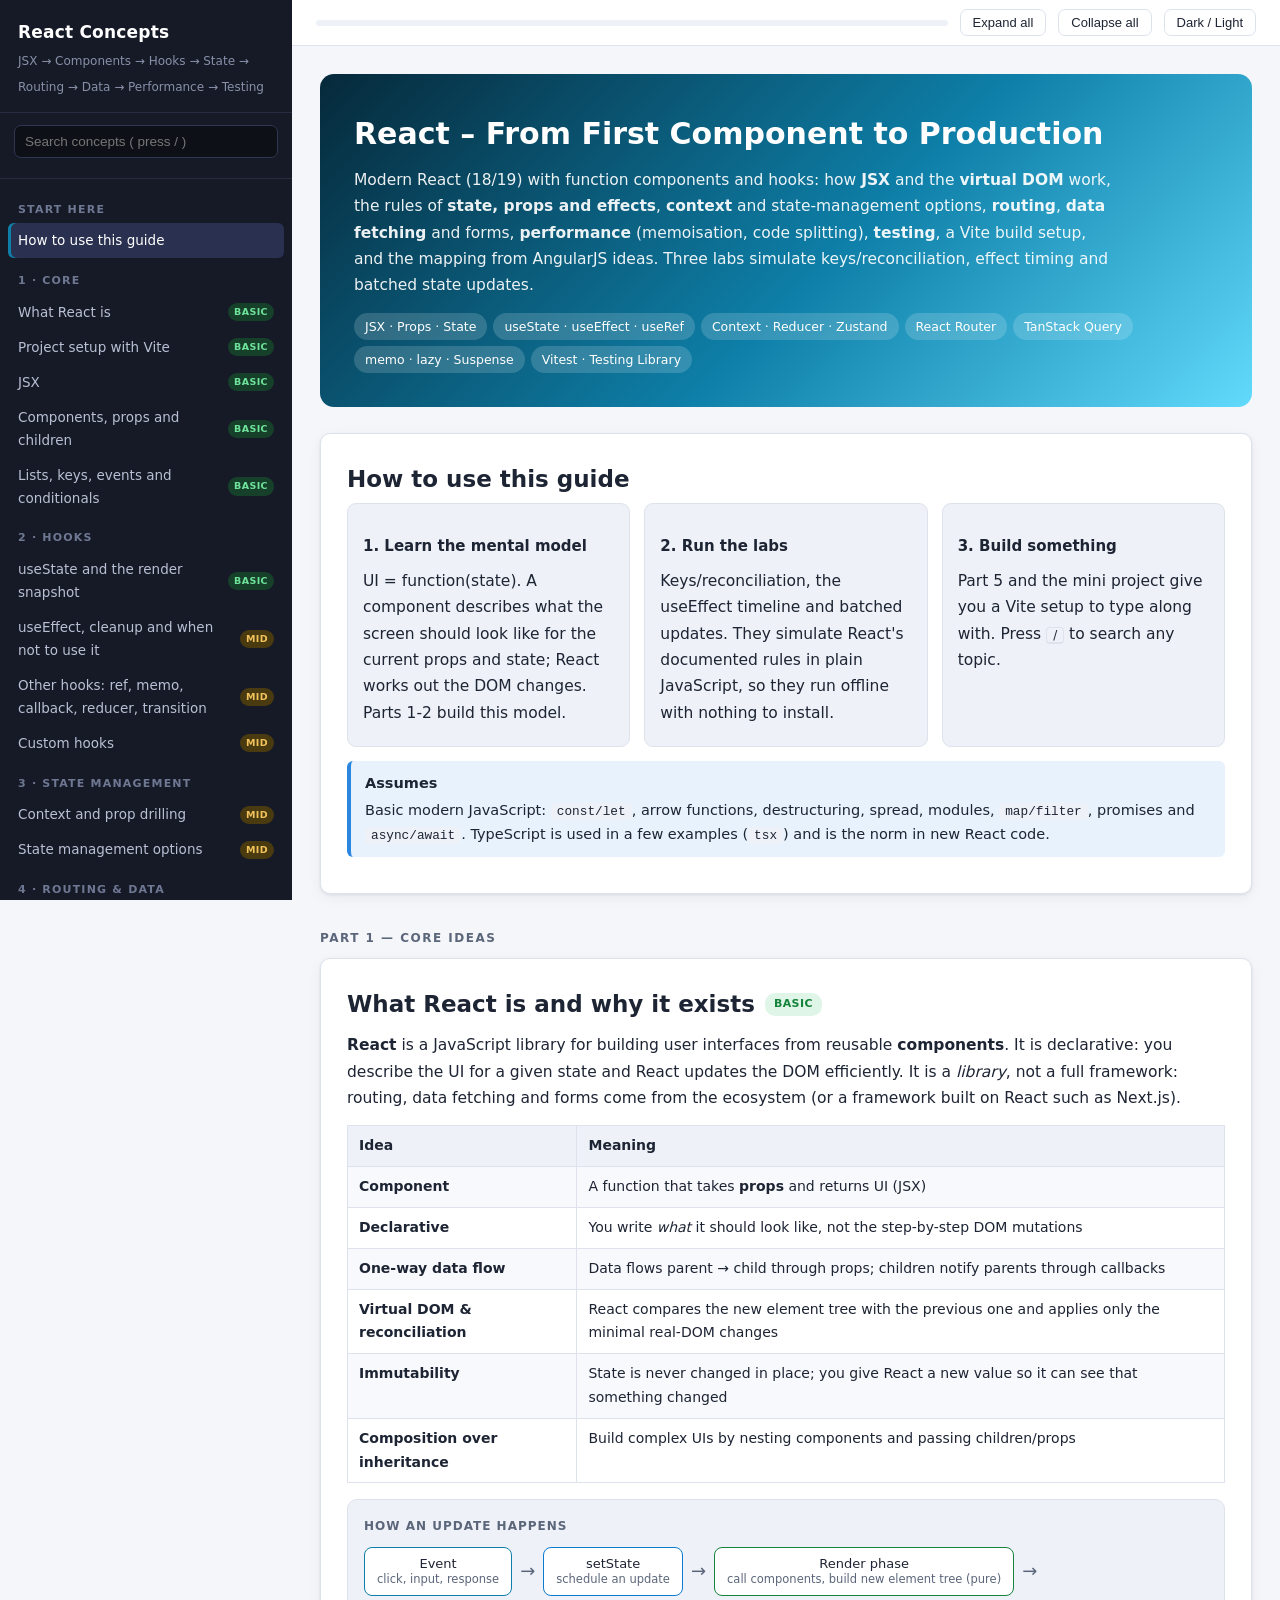
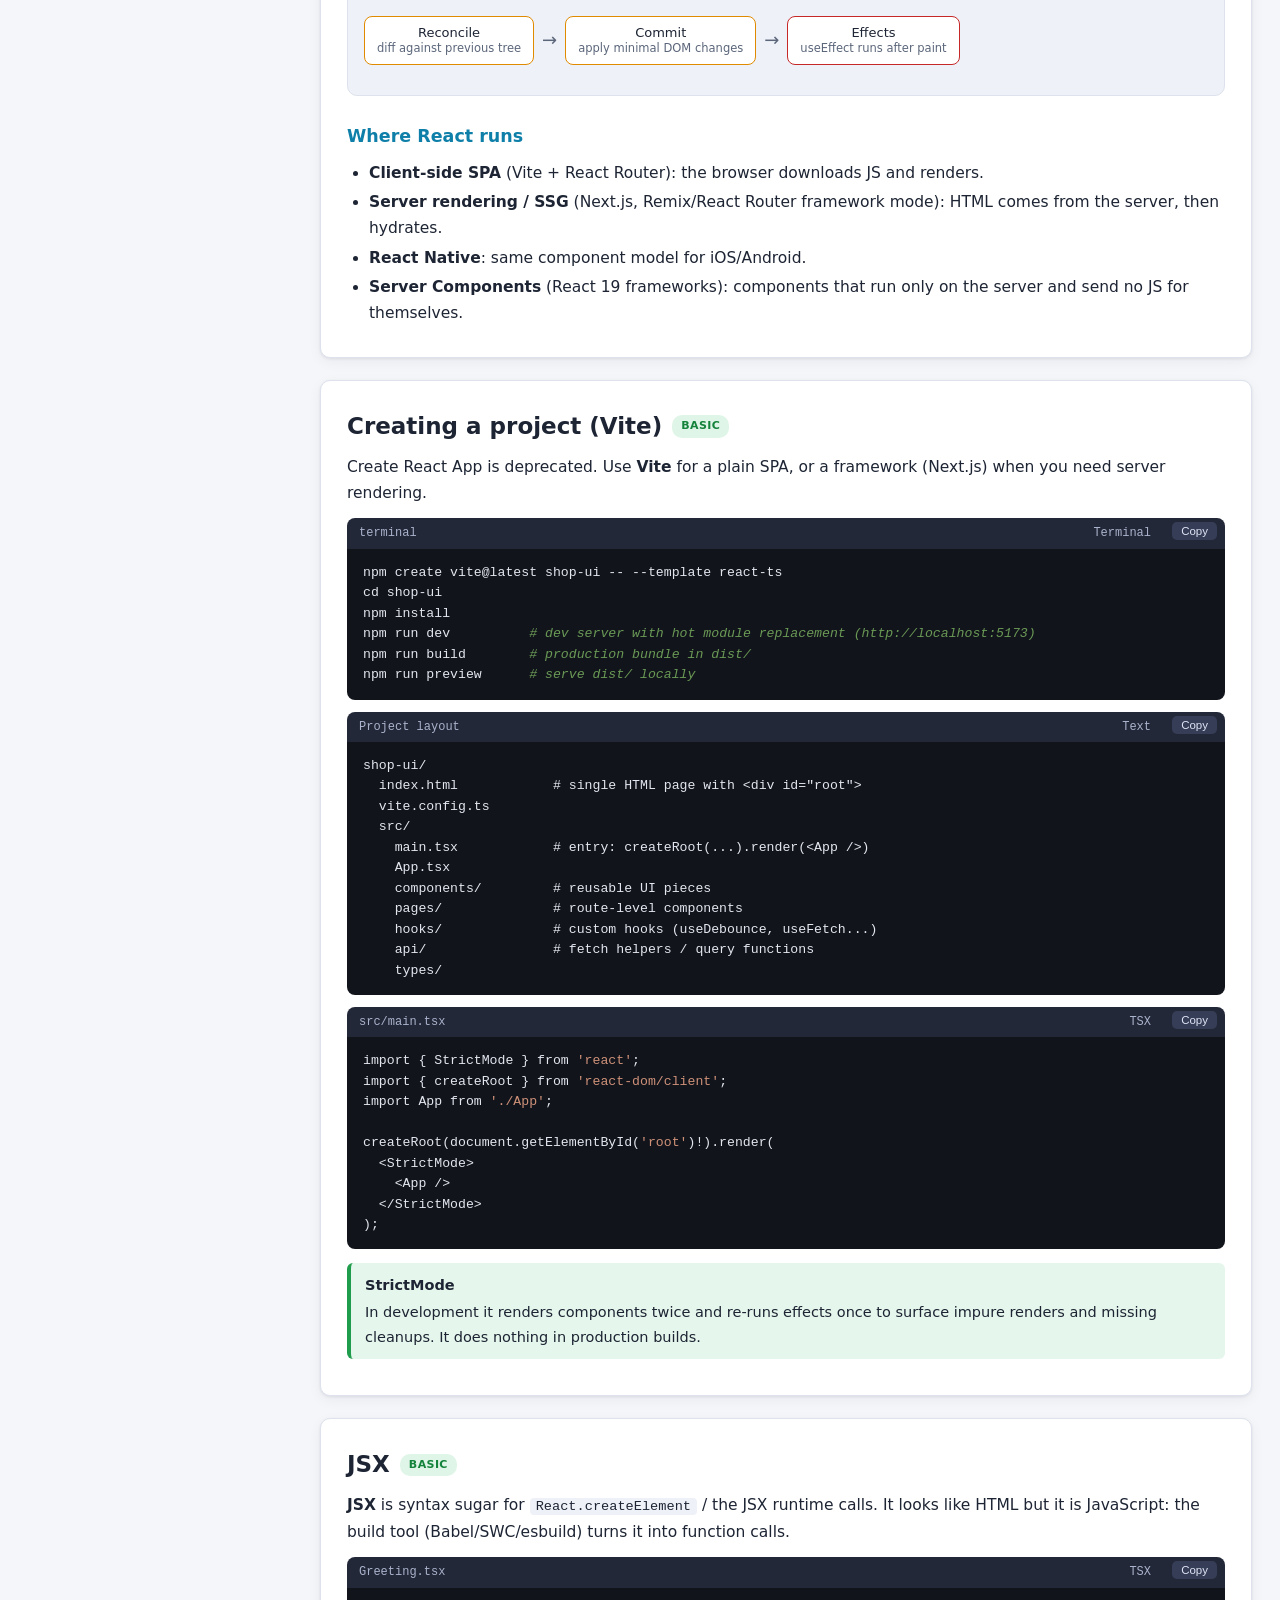
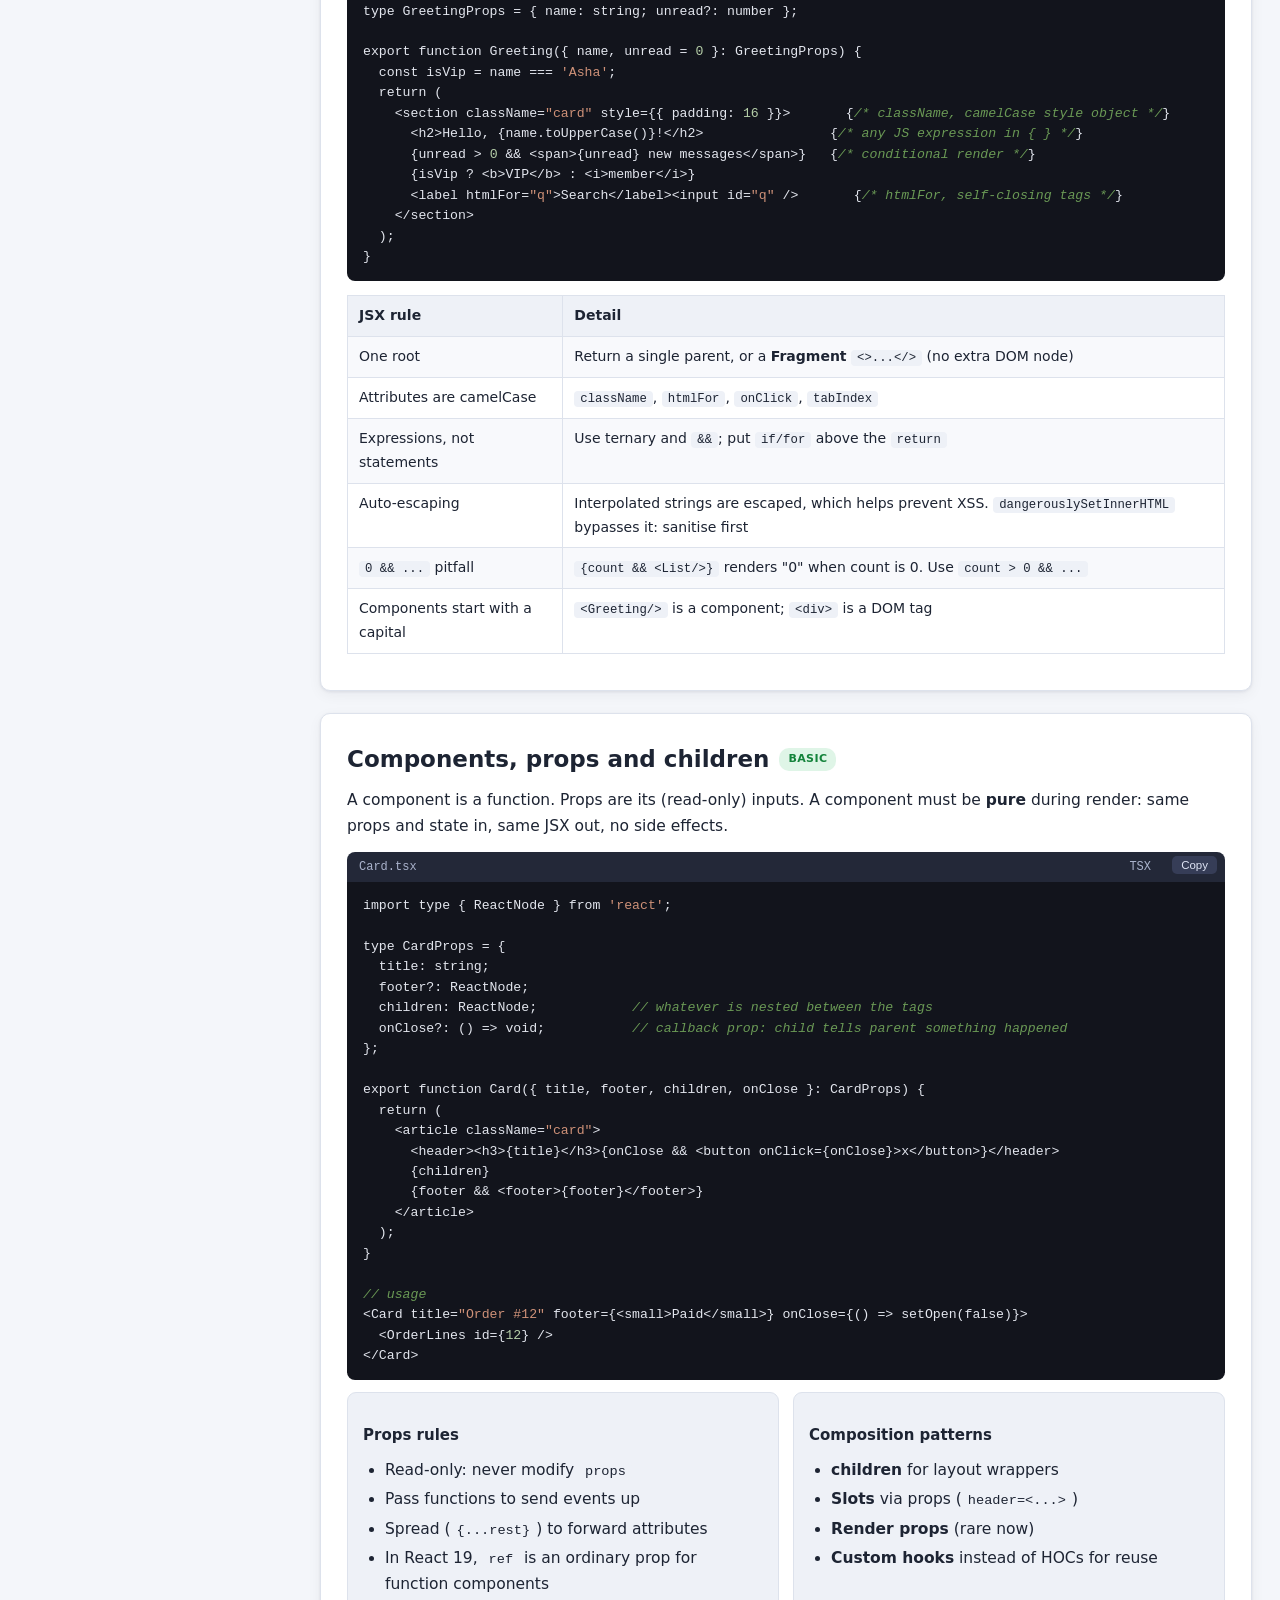
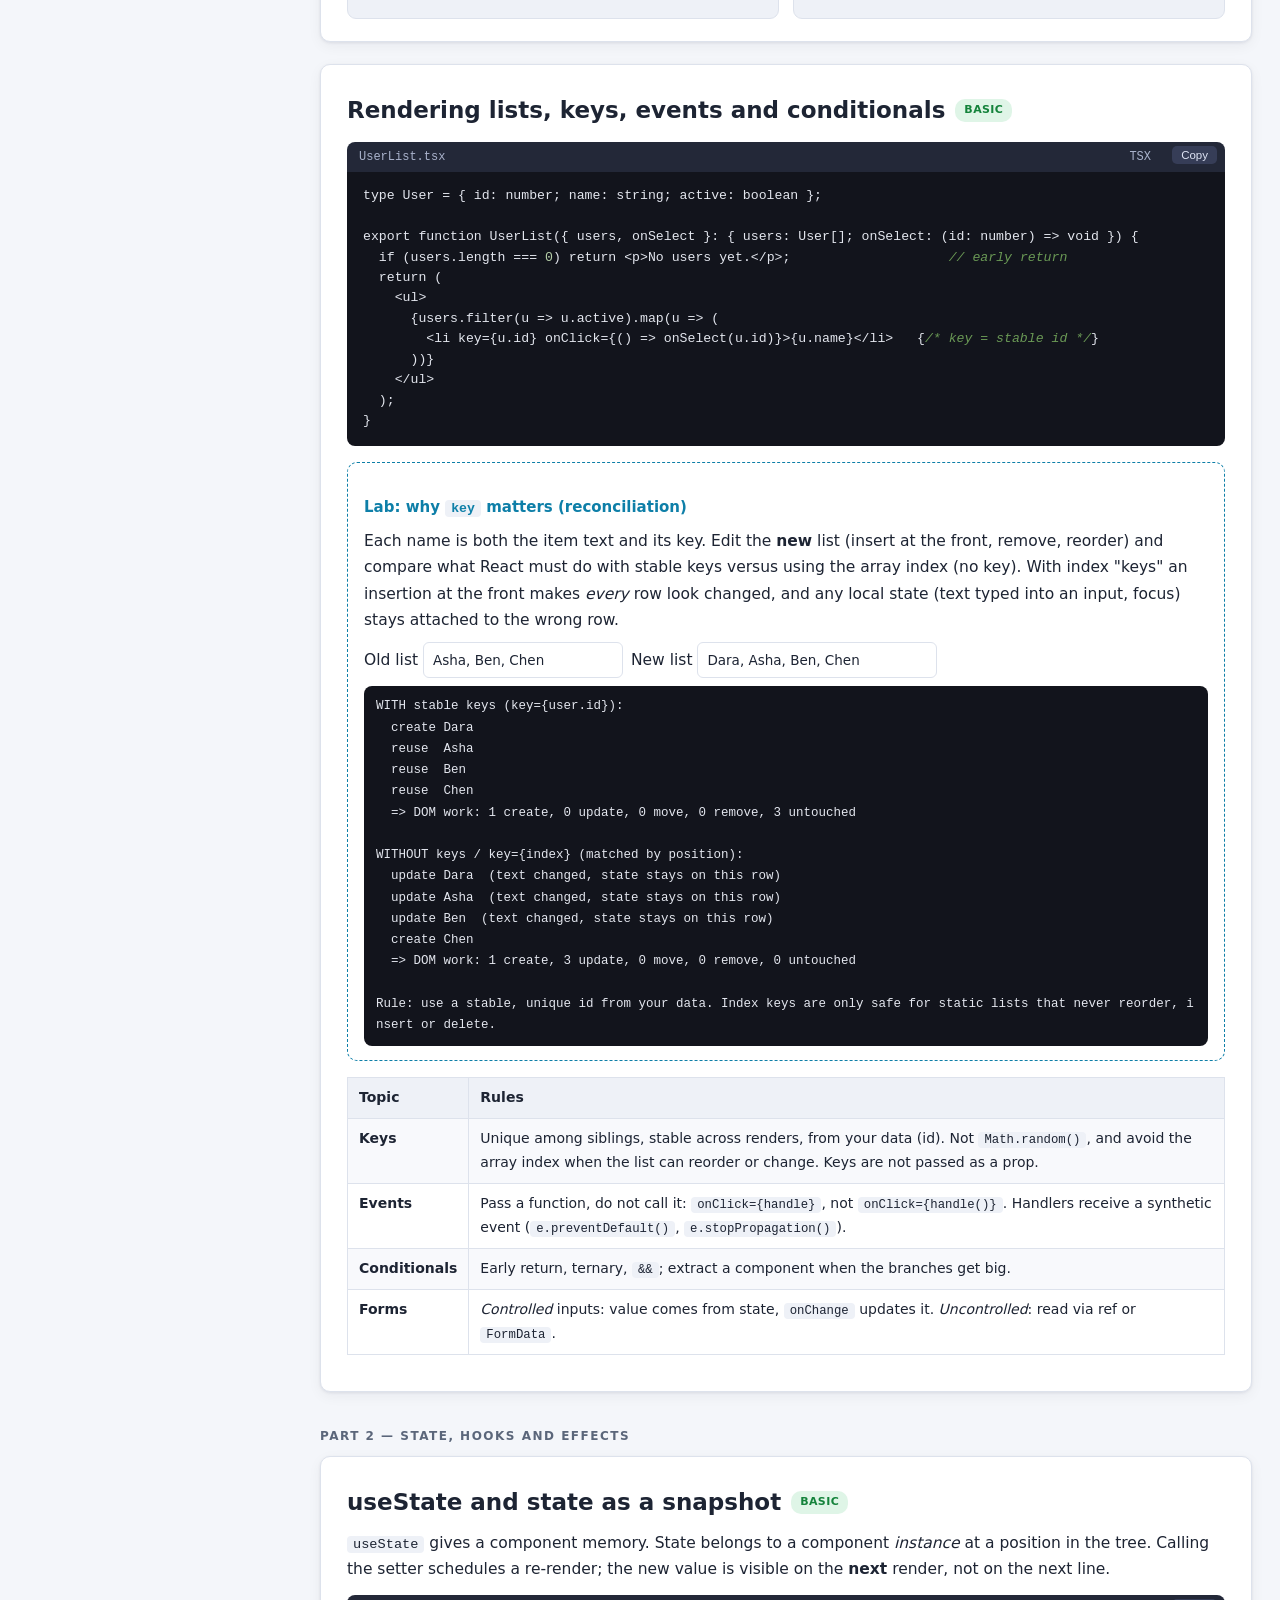
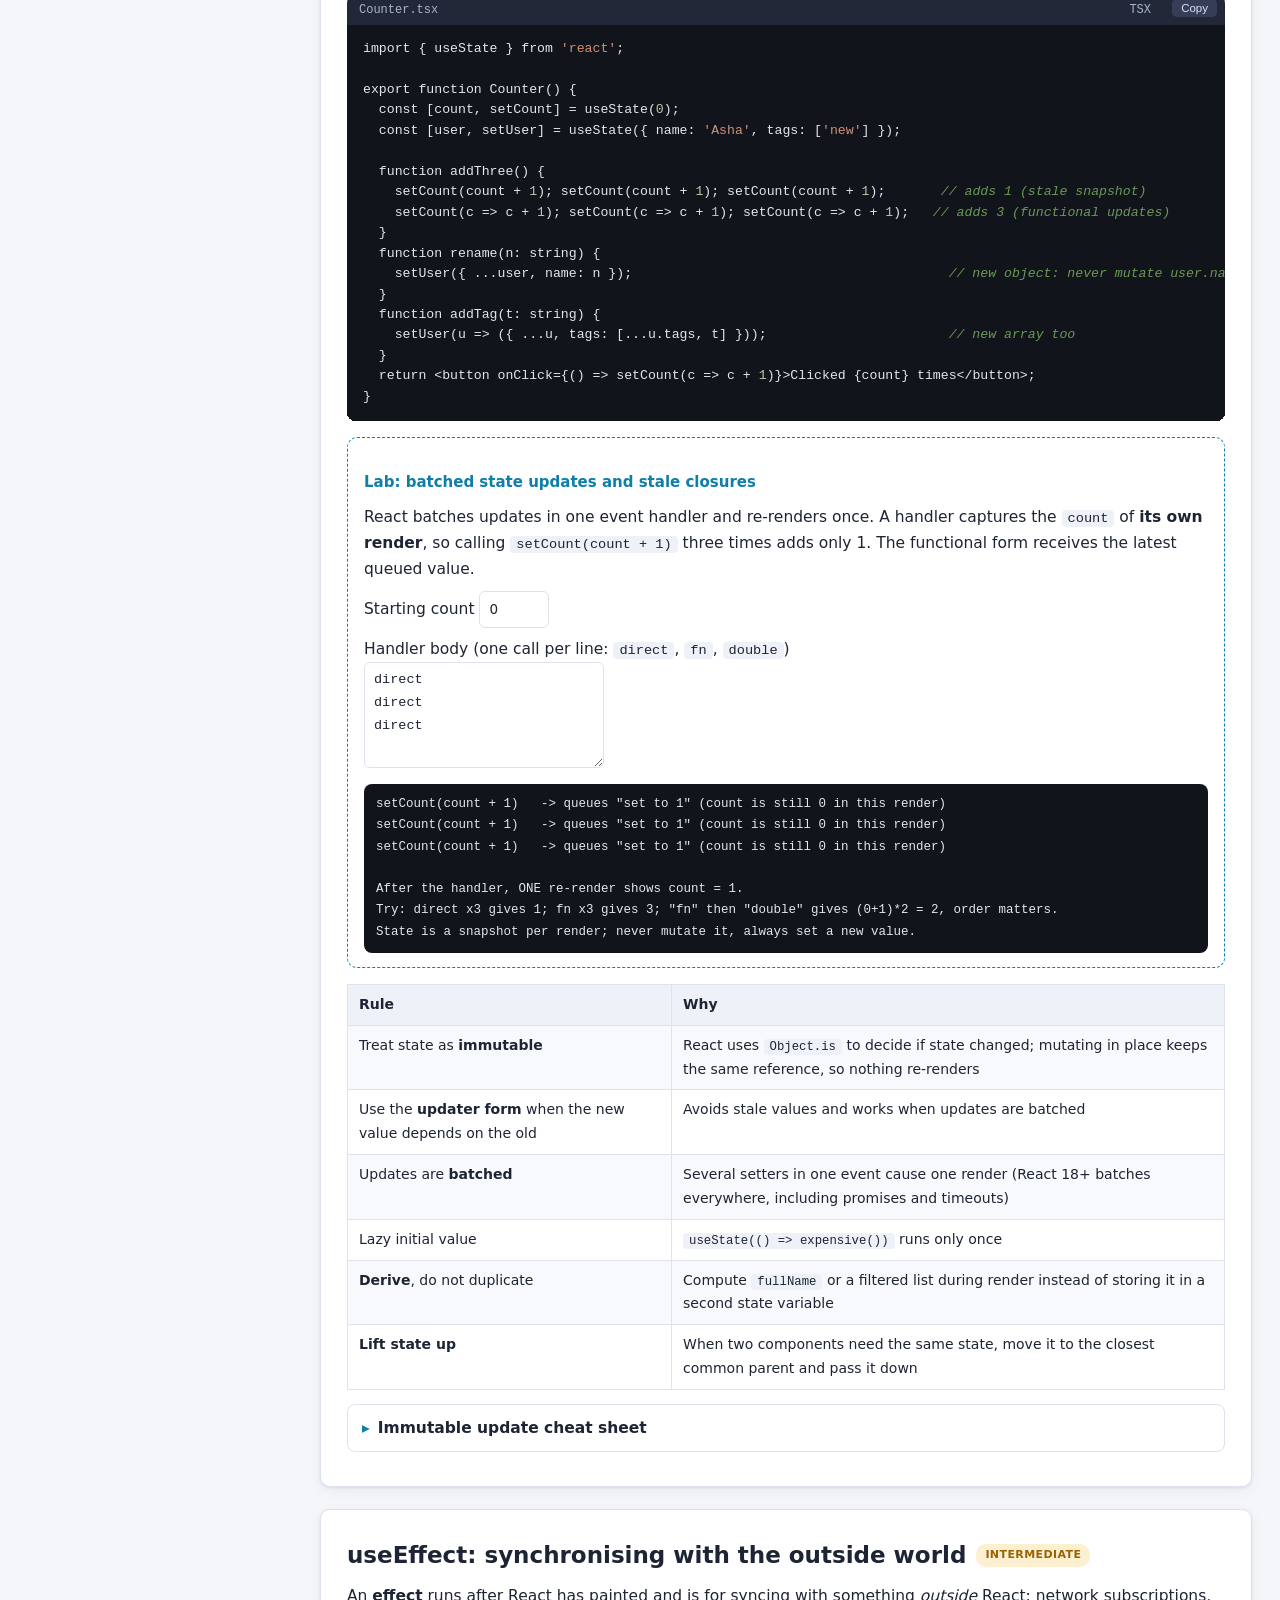
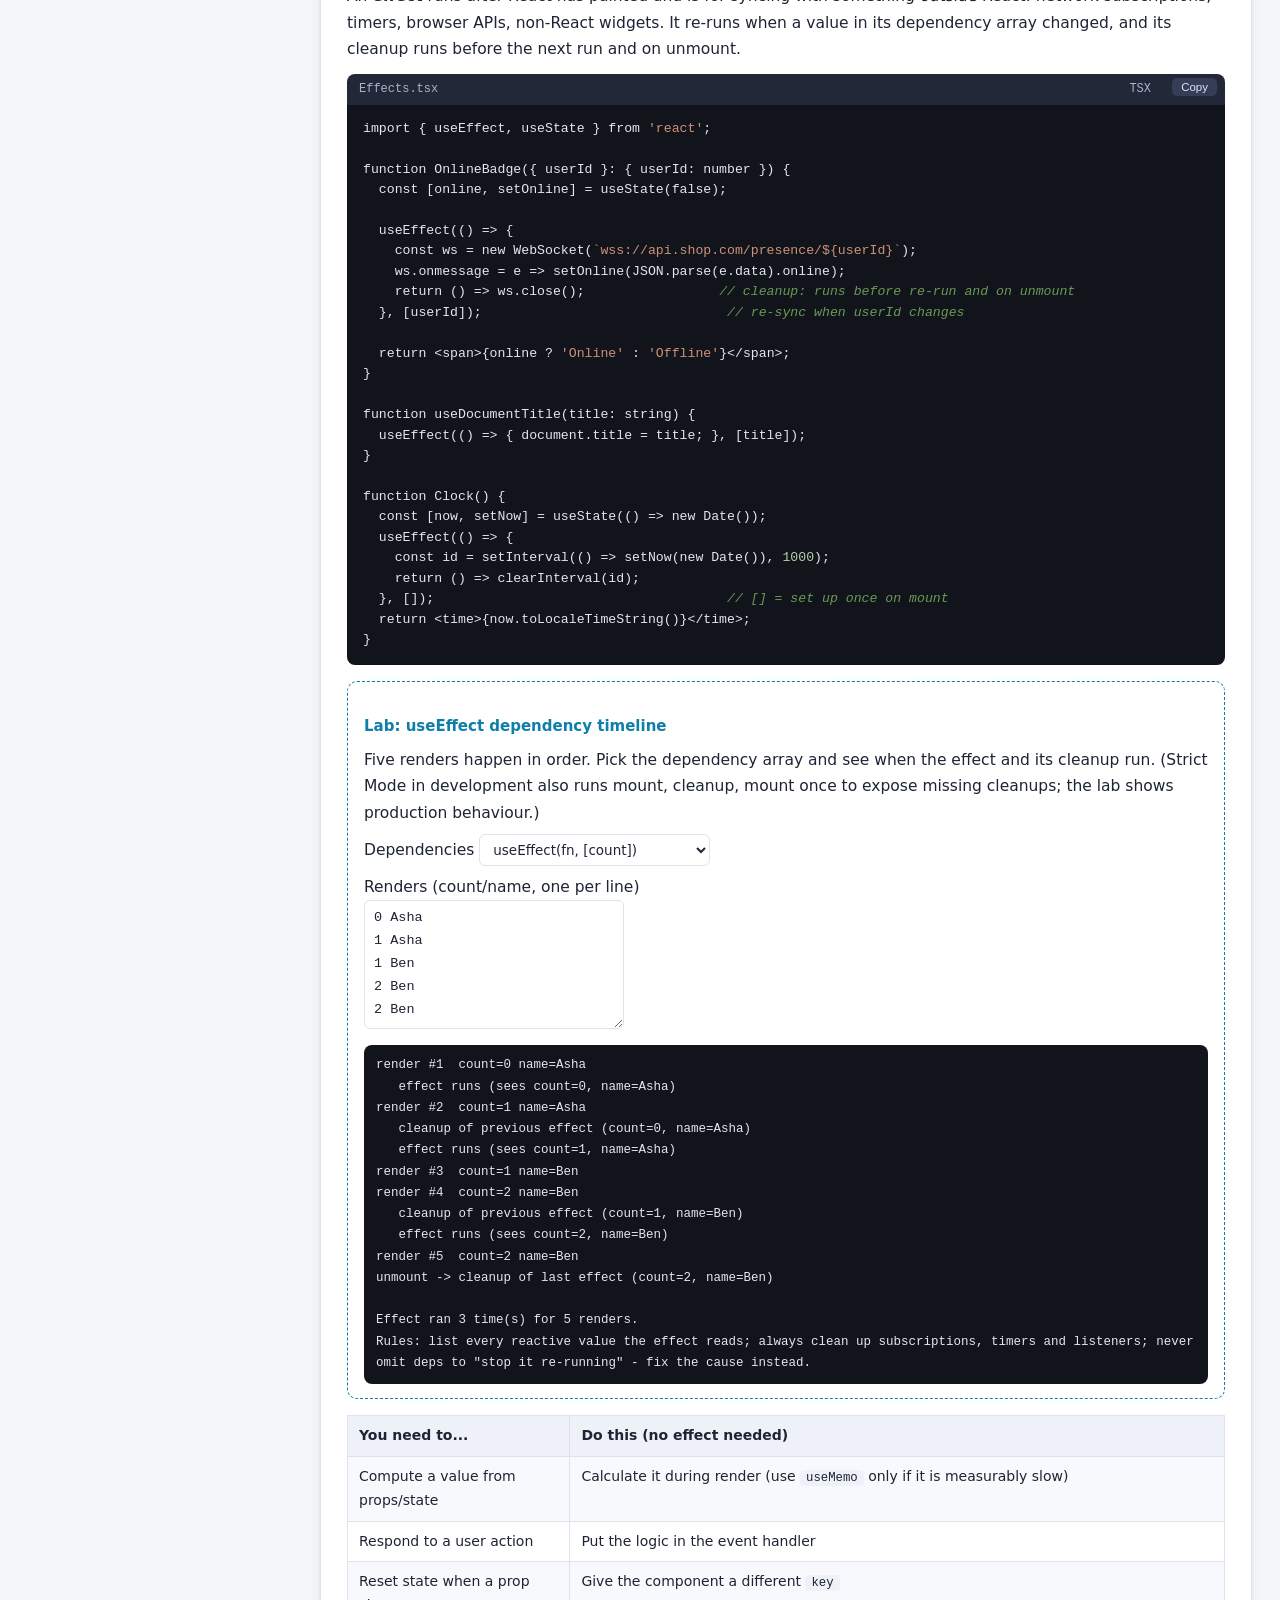
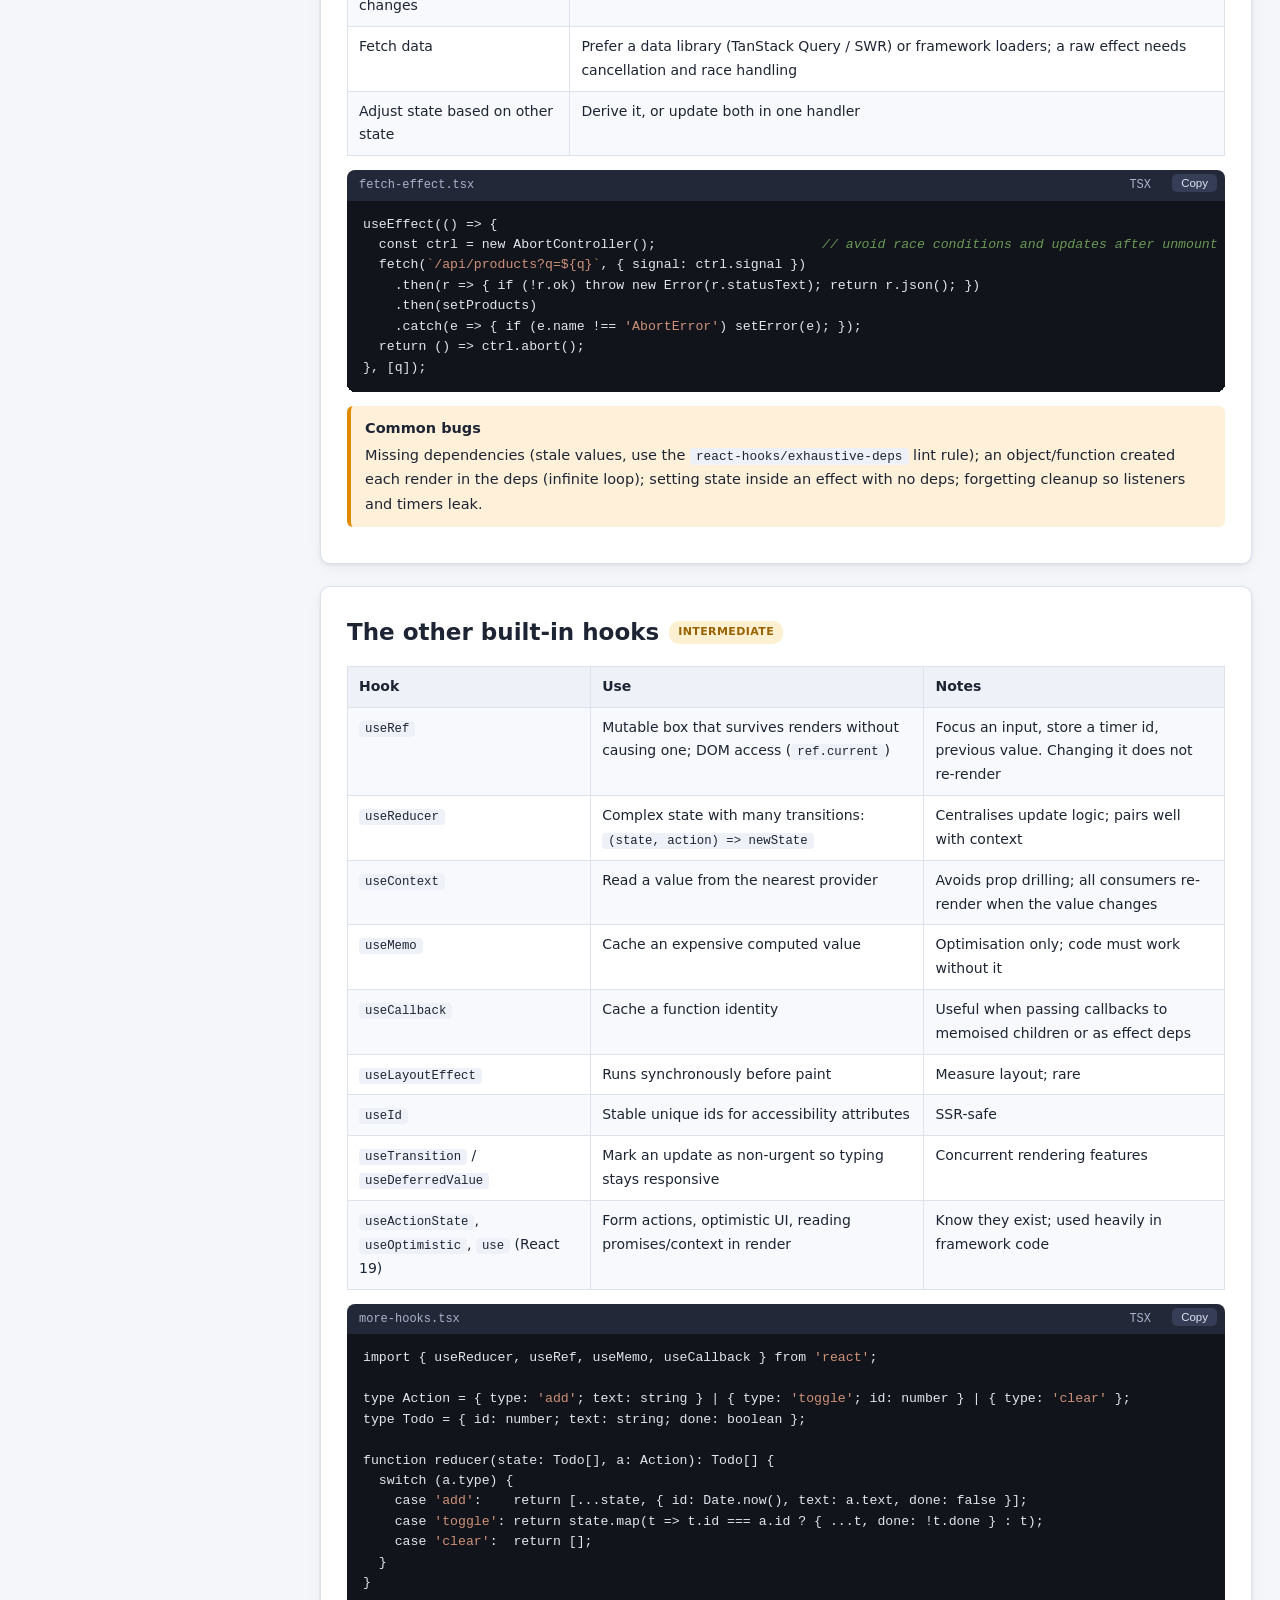
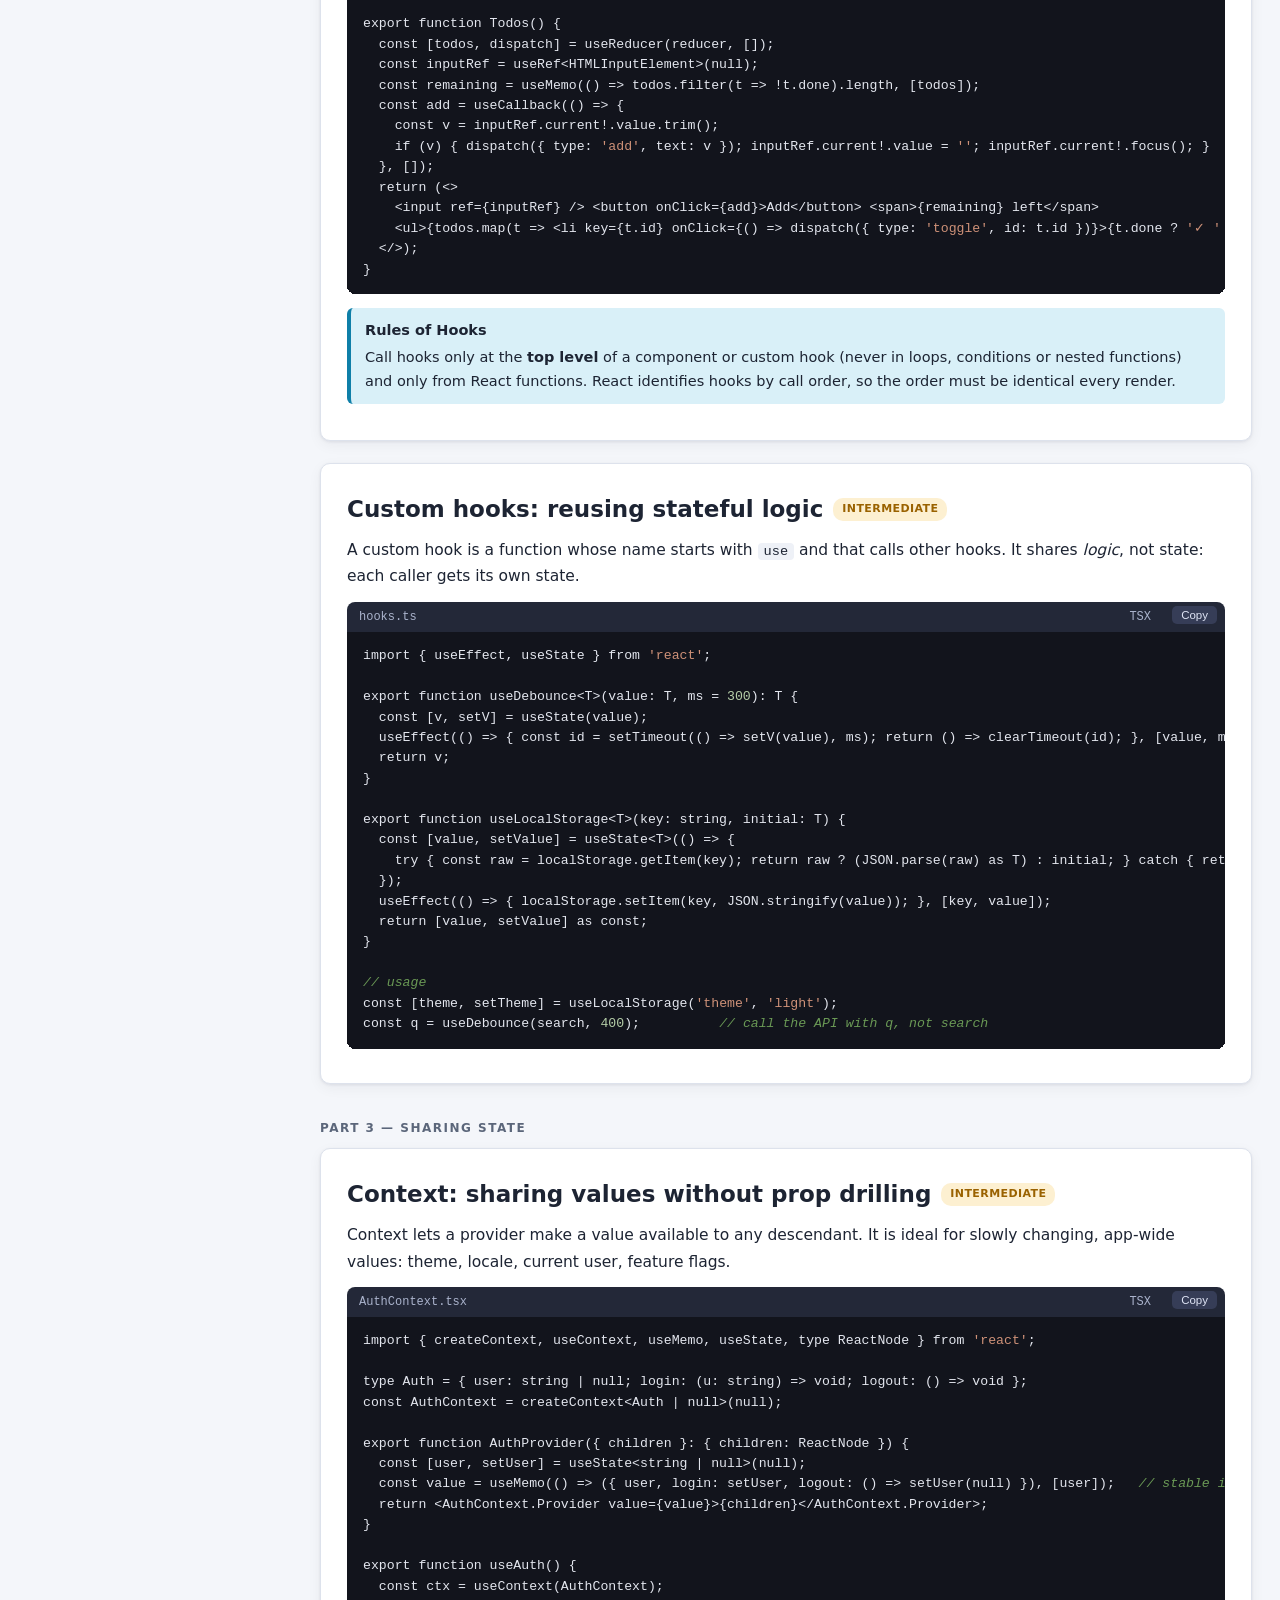
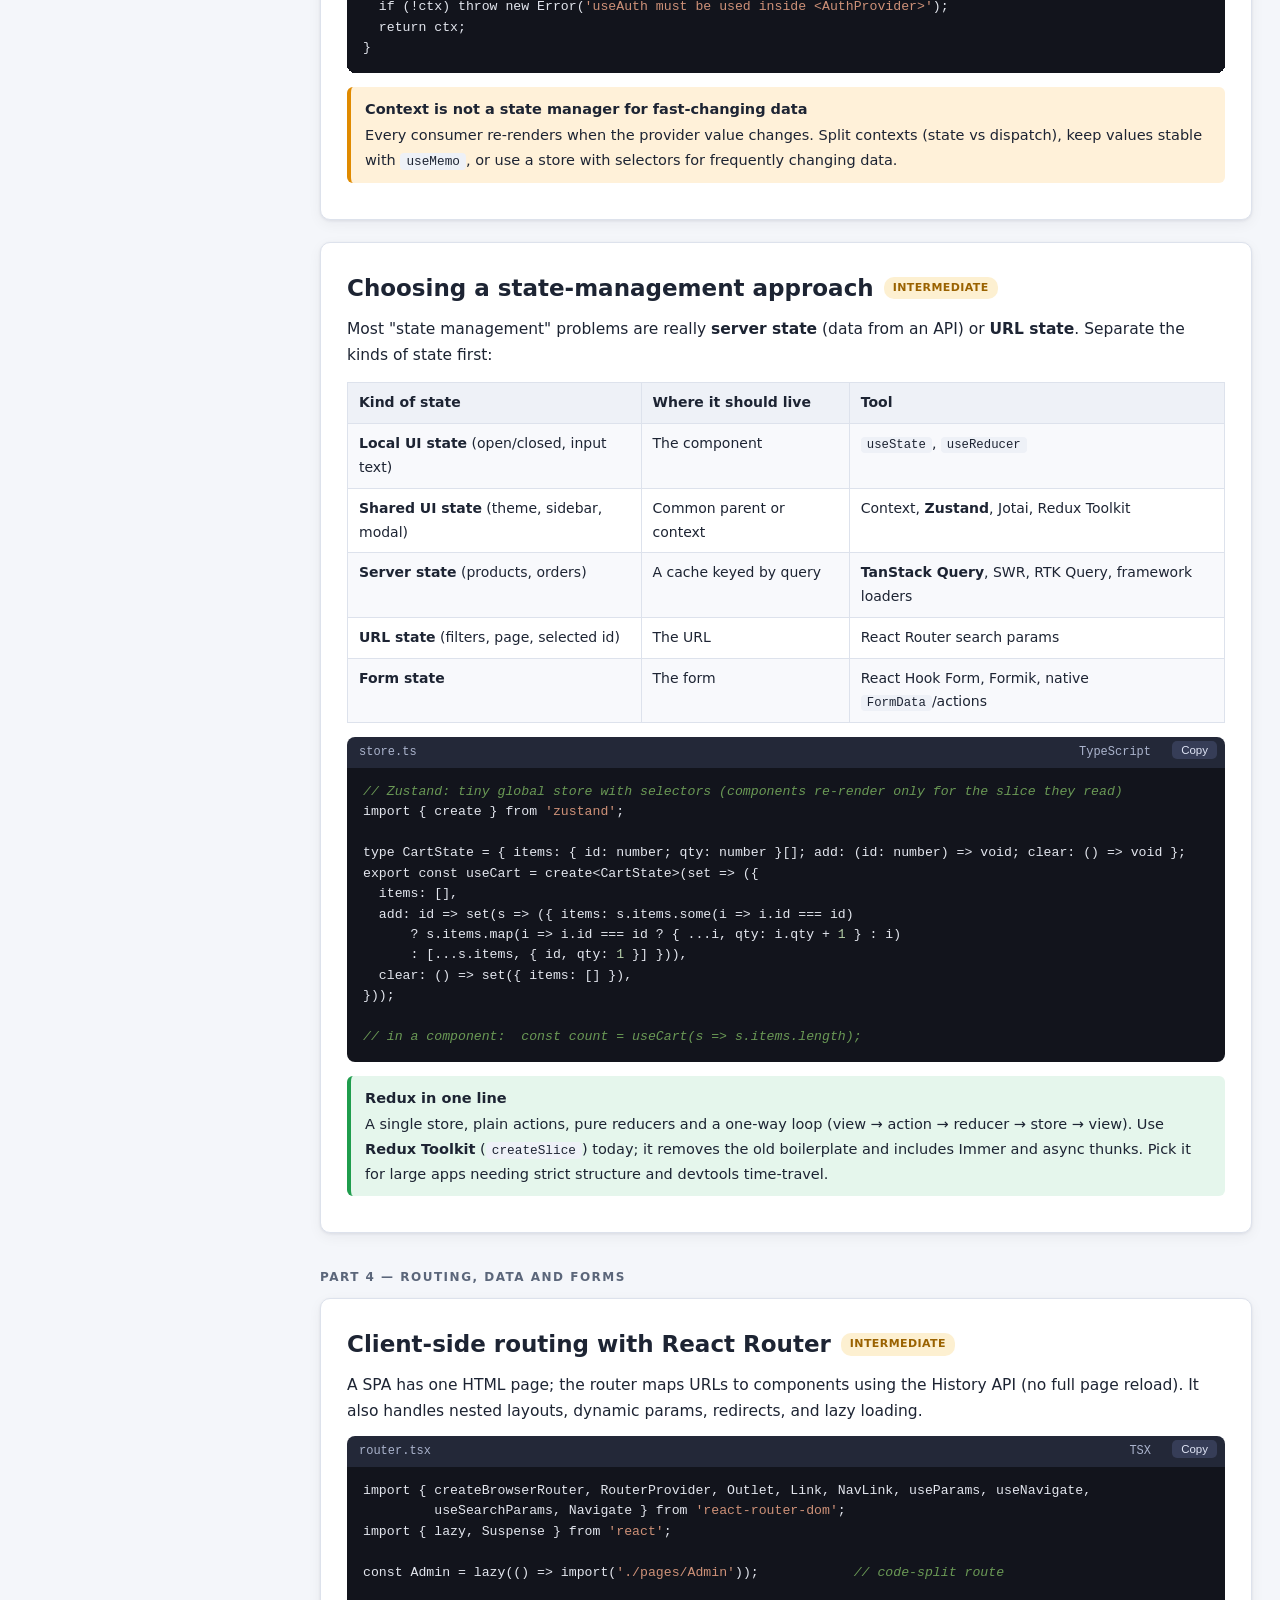
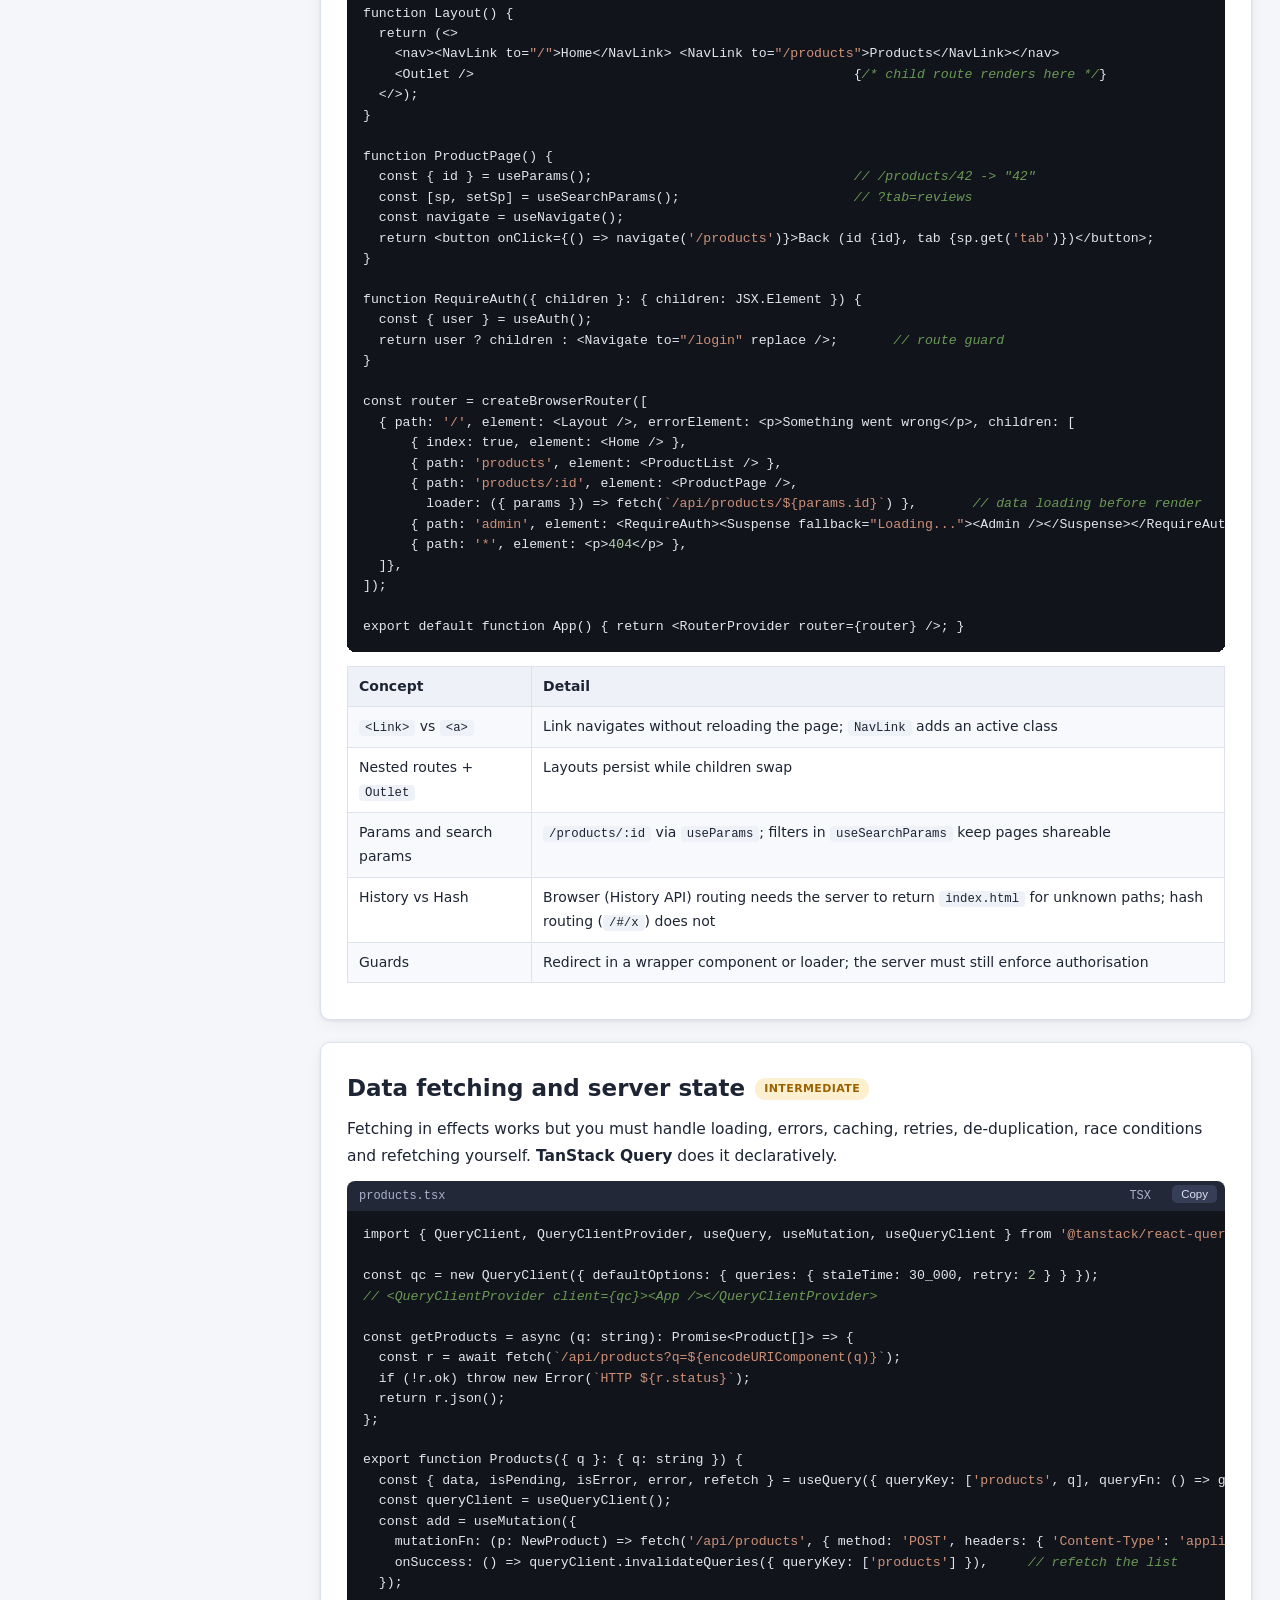
<file: React-Concepts-Guide.html>
<!DOCTYPE html>
<html lang="en">
<head>
<meta charset="utf-8">
<meta name="viewport" content="width=device-width, initial-scale=1">
<title>React - Components, Hooks, State, Routing, Performance, Testing</title>
<link rel="stylesheet" href="assets/guide.css">
<style>
:root{--accent:#0e7fa8;--accent-soft:#d9f0f8}
body.dark{--accent:#61dafb;--accent-soft:#10303a}
.hero{background:linear-gradient(135deg,#06293a,#0e7fa8 55%,#61dafb)}
</style>
</head>
<body>

<aside id="sidebar">
  <div class="brand"><h1>React Concepts</h1><small>JSX &rarr; Components &rarr; Hooks &rarr; State &rarr; Routing &rarr; Data &rarr; Performance &rarr; Testing</small></div>
  <div class="search"><input id="search" type="search" placeholder="Search concepts ( press / )" autocomplete="off"><div id="search-results"></div></div>
  <nav id="nav"></nav>
</aside>

<div id="main">
  <div id="topbar">
    <button id="menu-btn" type="button">Menu</button>
    <div class="prog"><i id="progress"></i></div>
    <button id="expand-all" type="button">Expand all</button>
    <button id="collapse-all" type="button">Collapse all</button>
    <button id="theme-btn" type="button">Dark / Light</button>
  </div>

  <main id="content">

  <div class="hero" id="top">
    <h1>React &ndash; From First Component to Production</h1>
    <p>Modern React (18/19) with function components and hooks: how <b>JSX</b> and the <b>virtual DOM</b> work, the rules of <b>state, props and effects</b>, <b>context</b> and state-management options, <b>routing</b>, <b>data fetching</b> and forms, <b>performance</b> (memoisation, code splitting), <b>testing</b>, a Vite build setup, and the mapping from AngularJS ideas. Three labs simulate keys/reconciliation, effect timing and batched state updates.</p>
    <div class="chips"><span>JSX &middot; Props &middot; State</span><span>useState &middot; useEffect &middot; useRef</span><span>Context &middot; Reducer &middot; Zustand</span><span>React Router</span><span>TanStack Query</span><span>memo &middot; lazy &middot; Suspense</span><span>Vitest &middot; Testing Library</span></div>
  </div>

  <section class="topic" id="how-to-use" data-nav="How to use this guide" data-group="Start here">
    <h2>How to use this guide</h2>
    <div class="grid3">
      <div class="card"><h4>1. Learn the mental model</h4><p>UI = function(state). A component describes what the screen should look like for the current props and state; React works out the DOM changes. Parts 1-2 build this model.</p></div>
      <div class="card"><h4>2. Run the labs</h4><p>Keys/reconciliation, the useEffect timeline and batched updates. They simulate React's documented rules in plain JavaScript, so they run offline with nothing to install.</p></div>
      <div class="card"><h4>3. Build something</h4><p>Part 5 and the mini project give you a Vite setup to type along with. Press <span class="kbd">/</span> to search any topic.</p></div>
    </div>
    <div class="note"><b>Assumes</b>Basic modern JavaScript: <code>const/let</code>, arrow functions, destructuring, spread, modules, <code>map/filter</code>, promises and <code>async/await</code>. TypeScript is used in a few examples (<code>tsx</code>) and is the norm in new React code.</div>
  </section>

  <div class="part-title">Part 1 &mdash; Core ideas</div>

  <section class="topic" id="what-is-react" data-nav="What React is" data-group="1 · Core" data-level="b">
    <h2>What React is and why it exists <span class="badge b">Basic</span></h2>
    <p><b>React</b> is a JavaScript library for building user interfaces from reusable <b>components</b>. It is declarative: you describe the UI for a given state and React updates the DOM efficiently. It is a <i>library</i>, not a full framework: routing, data fetching and forms come from the ecosystem (or a framework built on React such as Next.js).</p>
    <div class="tblwrap"><table><tr><th>Idea</th><th>Meaning</th></tr>
      <tr><td><b>Component</b></td><td>A function that takes <b>props</b> and returns UI (JSX)</td></tr>
      <tr><td><b>Declarative</b></td><td>You write <i>what</i> it should look like, not the step-by-step DOM mutations</td></tr>
      <tr><td><b>One-way data flow</b></td><td>Data flows parent &rarr; child through props; children notify parents through callbacks</td></tr>
      <tr><td><b>Virtual DOM &amp; reconciliation</b></td><td>React compares the new element tree with the previous one and applies only the minimal real-DOM changes</td></tr>
      <tr><td><b>Immutability</b></td><td>State is never changed in place; you give React a new value so it can see that something changed</td></tr>
      <tr><td><b>Composition over inheritance</b></td><td>Build complex UIs by nesting components and passing children/props</td></tr></table></div>
    <div class="diagram"><div class="dtitle">How an update happens</div>
      <div class="flow">
        <div class="node">Event<small>click, input, response</small></div><span class="arrow">&rarr;</span>
        <div class="node alt">setState<small>schedule an update</small></div><span class="arrow">&rarr;</span>
        <div class="node ok">Render phase<small>call components, build new element tree (pure)</small></div><span class="arrow">&rarr;</span>
        <div class="node warn">Reconcile<small>diff against previous tree</small></div><span class="arrow">&rarr;</span>
        <div class="node warn">Commit<small>apply minimal DOM changes</small></div><span class="arrow">&rarr;</span>
        <div class="node bad">Effects<small>useEffect runs after paint</small></div>
      </div>
    </div>
    <h3>Where React runs</h3>
    <ul><li><b>Client-side SPA</b> (Vite + React Router): the browser downloads JS and renders.</li><li><b>Server rendering / SSG</b> (Next.js, Remix/React Router framework mode): HTML comes from the server, then hydrates.</li><li><b>React Native</b>: same component model for iOS/Android.</li><li><b>Server Components</b> (React 19 frameworks): components that run only on the server and send no JS for themselves.</li></ul>
  </section>

  <section class="topic" id="setup" data-nav="Project setup with Vite" data-group="1 · Core" data-level="b">
    <h2>Creating a project (Vite) <span class="badge b">Basic</span></h2>
    <p>Create React App is deprecated. Use <b>Vite</b> for a plain SPA, or a framework (Next.js) when you need server rendering.</p>
    <pre data-lang="bash" data-file="terminal">npm create vite@latest shop-ui -- --template react-ts
cd shop-ui
npm install
npm run dev          # dev server with hot module replacement (http://localhost:5173)
npm run build        # production bundle in dist/
npm run preview      # serve dist/ locally</pre>
    <pre data-lang="plain" data-file="Project layout">shop-ui/
  index.html            # single HTML page with &lt;div id="root"&gt;
  vite.config.ts
  src/
    main.tsx            # entry: createRoot(...).render(&lt;App /&gt;)
    App.tsx
    components/         # reusable UI pieces
    pages/              # route-level components
    hooks/              # custom hooks (useDebounce, useFetch...)
    api/                # fetch helpers / query functions
    types/</pre>
    <pre data-lang="tsx" data-file="src/main.tsx">import { StrictMode } from 'react';
import { createRoot } from 'react-dom/client';
import App from './App';

createRoot(document.getElementById('root')!).render(
  &lt;StrictMode&gt;
    &lt;App /&gt;
  &lt;/StrictMode&gt;
);</pre>
    <div class="tip"><b>StrictMode</b>In development it renders components twice and re-runs effects once to surface impure renders and missing cleanups. It does nothing in production builds.</div>
  </section>

  <section class="topic" id="jsx" data-nav="JSX" data-group="1 · Core" data-level="b">
    <h2>JSX <span class="badge b">Basic</span></h2>
    <p><b>JSX</b> is syntax sugar for <code>React.createElement</code> / the JSX runtime calls. It looks like HTML but it is JavaScript: the build tool (Babel/SWC/esbuild) turns it into function calls.</p>
    <pre data-lang="tsx" data-file="Greeting.tsx">type GreetingProps = { name: string; unread?: number };

export function Greeting({ name, unread = 0 }: GreetingProps) {
  const isVip = name === 'Asha';
  return (
    &lt;section className="card" style={{ padding: 16 }}&gt;       {/* className, camelCase style object */}
      &lt;h2&gt;Hello, {name.toUpperCase()}!&lt;/h2&gt;                {/* any JS expression in { } */}
      {unread &gt; 0 &amp;&amp; &lt;span&gt;{unread} new messages&lt;/span&gt;}   {/* conditional render */}
      {isVip ? &lt;b&gt;VIP&lt;/b&gt; : &lt;i&gt;member&lt;/i&gt;}
      &lt;label htmlFor="q"&gt;Search&lt;/label&gt;&lt;input id="q" /&gt;       {/* htmlFor, self-closing tags */}
    &lt;/section&gt;
  );
}</pre>
    <div class="tblwrap"><table><tr><th>JSX rule</th><th>Detail</th></tr>
      <tr><td>One root</td><td>Return a single parent, or a <b>Fragment</b> <code>&lt;&gt;...&lt;/&gt;</code> (no extra DOM node)</td></tr>
      <tr><td>Attributes are camelCase</td><td><code>className</code>, <code>htmlFor</code>, <code>onClick</code>, <code>tabIndex</code></td></tr>
      <tr><td>Expressions, not statements</td><td>Use ternary and <code>&amp;&amp;</code>; put <code>if/for</code> above the <code>return</code></td></tr>
      <tr><td>Auto-escaping</td><td>Interpolated strings are escaped, which helps prevent XSS. <code>dangerouslySetInnerHTML</code> bypasses it: sanitise first</td></tr>
      <tr><td><code>0 &amp;&amp; ...</code> pitfall</td><td><code>{count &amp;&amp; &lt;List/&gt;}</code> renders "0" when count is 0. Use <code>count &gt; 0 &amp;&amp; ...</code></td></tr>
      <tr><td>Components start with a capital</td><td><code>&lt;Greeting/&gt;</code> is a component; <code>&lt;div&gt;</code> is a DOM tag</td></tr></table></div>
  </section>

  <section class="topic" id="components-props" data-nav="Components, props and children" data-group="1 · Core" data-level="b">
    <h2>Components, props and children <span class="badge b">Basic</span></h2>
    <p>A component is a function. Props are its (read-only) inputs. A component must be <b>pure</b> during render: same props and state in, same JSX out, no side effects.</p>
    <pre data-lang="tsx" data-file="Card.tsx">import type { ReactNode } from 'react';

type CardProps = {
  title: string;
  footer?: ReactNode;
  children: ReactNode;            // whatever is nested between the tags
  onClose?: () =&gt; void;           // callback prop: child tells parent something happened
};

export function Card({ title, footer, children, onClose }: CardProps) {
  return (
    &lt;article className="card"&gt;
      &lt;header&gt;&lt;h3&gt;{title}&lt;/h3&gt;{onClose &amp;&amp; &lt;button onClick={onClose}&gt;x&lt;/button&gt;}&lt;/header&gt;
      {children}
      {footer &amp;&amp; &lt;footer&gt;{footer}&lt;/footer&gt;}
    &lt;/article&gt;
  );
}

// usage
&lt;Card title="Order #12" footer={&lt;small&gt;Paid&lt;/small&gt;} onClose={() =&gt; setOpen(false)}&gt;
  &lt;OrderLines id={12} /&gt;
&lt;/Card&gt;</pre>
    <div class="grid2">
      <div class="card"><h4>Props rules</h4><ul><li>Read-only: never modify <code>props</code></li><li>Pass functions to send events up</li><li>Spread (<code>{...rest}</code>) to forward attributes</li><li>In React 19, <code>ref</code> is an ordinary prop for function components</li></ul></div>
      <div class="card"><h4>Composition patterns</h4><ul><li><b>children</b> for layout wrappers</li><li><b>Slots</b> via props (<code>header=&lt;...&gt;</code>)</li><li><b>Render props</b> (rare now)</li><li><b>Custom hooks</b> instead of HOCs for reuse</li></ul></div>
    </div>
  </section>

  <section class="topic" id="lists-events" data-nav="Lists, keys, events and conditionals" data-group="1 · Core" data-level="b">
    <h2>Rendering lists, keys, events and conditionals <span class="badge b">Basic</span></h2>
    <pre data-lang="tsx" data-file="UserList.tsx">type User = { id: number; name: string; active: boolean };

export function UserList({ users, onSelect }: { users: User[]; onSelect: (id: number) =&gt; void }) {
  if (users.length === 0) return &lt;p&gt;No users yet.&lt;/p&gt;;                    // early return
  return (
    &lt;ul&gt;
      {users.filter(u =&gt; u.active).map(u =&gt; (
        &lt;li key={u.id} onClick={() =&gt; onSelect(u.id)}&gt;{u.name}&lt;/li&gt;   {/* key = stable id */}
      ))}
    &lt;/ul&gt;
  );
}</pre>
    <div class="lab" id="recon-lab"></div>
    <div class="tblwrap"><table><tr><th>Topic</th><th>Rules</th></tr>
      <tr><td><b>Keys</b></td><td>Unique among siblings, stable across renders, from your data (id). Not <code>Math.random()</code>, and avoid the array index when the list can reorder or change. Keys are not passed as a prop.</td></tr>
      <tr><td><b>Events</b></td><td>Pass a function, do not call it: <code>onClick={handle}</code>, not <code>onClick={handle()}</code>. Handlers receive a synthetic event (<code>e.preventDefault()</code>, <code>e.stopPropagation()</code>).</td></tr>
      <tr><td><b>Conditionals</b></td><td>Early return, ternary, <code>&amp;&amp;</code>; extract a component when the branches get big.</td></tr>
      <tr><td><b>Forms</b></td><td><i>Controlled</i> inputs: value comes from state, <code>onChange</code> updates it. <i>Uncontrolled</i>: read via ref or <code>FormData</code>.</td></tr></table></div>
  </section>

  <div class="part-title">Part 2 &mdash; State, hooks and effects</div>

  <section class="topic" id="usestate" data-nav="useState and the render snapshot" data-group="2 · Hooks" data-level="b">
    <h2>useState and state as a snapshot <span class="badge b">Basic</span></h2>
    <p><code>useState</code> gives a component memory. State belongs to a component <i>instance</i> at a position in the tree. Calling the setter schedules a re-render; the new value is visible on the <b>next</b> render, not on the next line.</p>
    <pre data-lang="tsx" data-file="Counter.tsx">import { useState } from 'react';

export function Counter() {
  const [count, setCount] = useState(0);
  const [user, setUser] = useState({ name: 'Asha', tags: ['new'] });

  function addThree() {
    setCount(count + 1); setCount(count + 1); setCount(count + 1);       // adds 1 (stale snapshot)
    setCount(c =&gt; c + 1); setCount(c =&gt; c + 1); setCount(c =&gt; c + 1);   // adds 3 (functional updates)
  }
  function rename(n: string) {
    setUser({ ...user, name: n });                                        // new object: never mutate user.name = n
  }
  function addTag(t: string) {
    setUser(u =&gt; ({ ...u, tags: [...u.tags, t] }));                       // new array too
  }
  return &lt;button onClick={() =&gt; setCount(c =&gt; c + 1)}&gt;Clicked {count} times&lt;/button&gt;;
}</pre>
    <div class="lab" id="batch-lab"></div>
    <div class="tblwrap"><table><tr><th>Rule</th><th>Why</th></tr>
      <tr><td>Treat state as <b>immutable</b></td><td>React uses <code>Object.is</code> to decide if state changed; mutating in place keeps the same reference, so nothing re-renders</td></tr>
      <tr><td>Use the <b>updater form</b> when the new value depends on the old</td><td>Avoids stale values and works when updates are batched</td></tr>
      <tr><td>Updates are <b>batched</b></td><td>Several setters in one event cause one render (React 18+ batches everywhere, including promises and timeouts)</td></tr>
      <tr><td>Lazy initial value</td><td><code>useState(() =&gt; expensive())</code> runs only once</td></tr>
      <tr><td><b>Derive</b>, do not duplicate</td><td>Compute <code>fullName</code> or a filtered list during render instead of storing it in a second state variable</td></tr>
      <tr><td><b>Lift state up</b></td><td>When two components need the same state, move it to the closest common parent and pass it down</td></tr></table></div>
    <details><summary>Immutable update cheat sheet</summary><div class="dbody">
      <pre data-lang="ts" data-file="immutable.ts">// object:  { ...obj, key: value }
// nested:  { ...s, address: { ...s.address, city: 'Pune' } }
// array add:     [...arr, item]          remove: arr.filter(x =&gt; x.id !== id)
// array replace: arr.map(x =&gt; x.id === id ? { ...x, done: true } : x)
// insert at i:   [...arr.slice(0, i), item, ...arr.slice(i)]
// deep or heavy updates: use Immer (produce) or useImmerReducer</pre></div></details>
  </section>

  <section class="topic" id="useeffect" data-nav="useEffect, cleanup and when not to use it" data-group="2 · Hooks" data-level="i">
    <h2>useEffect: synchronising with the outside world <span class="badge i">Intermediate</span></h2>
    <p>An <b>effect</b> runs after React has painted and is for syncing with something <i>outside</i> React: network subscriptions, timers, browser APIs, non-React widgets. It re-runs when a value in its dependency array changed, and its cleanup runs before the next run and on unmount.</p>
    <pre data-lang="tsx" data-file="Effects.tsx">import { useEffect, useState } from 'react';

function OnlineBadge({ userId }: { userId: number }) {
  const [online, setOnline] = useState(false);

  useEffect(() =&gt; {
    const ws = new WebSocket(`wss://api.shop.com/presence/${userId}`);
    ws.onmessage = e =&gt; setOnline(JSON.parse(e.data).online);
    return () =&gt; ws.close();                 // cleanup: runs before re-run and on unmount
  }, [userId]);                               // re-sync when userId changes

  return &lt;span&gt;{online ? 'Online' : 'Offline'}&lt;/span&gt;;
}

function useDocumentTitle(title: string) {
  useEffect(() =&gt; { document.title = title; }, [title]);
}

function Clock() {
  const [now, setNow] = useState(() =&gt; new Date());
  useEffect(() =&gt; {
    const id = setInterval(() =&gt; setNow(new Date()), 1000);
    return () =&gt; clearInterval(id);
  }, []);                                     // [] = set up once on mount
  return &lt;time&gt;{now.toLocaleTimeString()}&lt;/time&gt;;
}</pre>
    <div class="lab" id="effect-lab"></div>
    <div class="tblwrap"><table><tr><th>You need to...</th><th>Do this (no effect needed)</th></tr>
      <tr><td>Compute a value from props/state</td><td>Calculate it during render (use <code>useMemo</code> only if it is measurably slow)</td></tr>
      <tr><td>Respond to a user action</td><td>Put the logic in the event handler</td></tr>
      <tr><td>Reset state when a prop changes</td><td>Give the component a different <code>key</code></td></tr>
      <tr><td>Fetch data</td><td>Prefer a data library (TanStack Query / SWR) or framework loaders; a raw effect needs cancellation and race handling</td></tr>
      <tr><td>Adjust state based on other state</td><td>Derive it, or update both in one handler</td></tr></table></div>
    <pre data-lang="tsx" data-file="fetch-effect.tsx">useEffect(() =&gt; {
  const ctrl = new AbortController();                     // avoid race conditions and updates after unmount
  fetch(`/api/products?q=${q}`, { signal: ctrl.signal })
    .then(r =&gt; { if (!r.ok) throw new Error(r.statusText); return r.json(); })
    .then(setProducts)
    .catch(e =&gt; { if (e.name !== 'AbortError') setError(e); });
  return () =&gt; ctrl.abort();
}, [q]);</pre>
    <div class="warn"><b>Common bugs</b>Missing dependencies (stale values, use the <code>react-hooks/exhaustive-deps</code> lint rule); an object/function created each render in the deps (infinite loop); setting state inside an effect with no deps; forgetting cleanup so listeners and timers leak.</div>
  </section>

  <section class="topic" id="hooks-others" data-nav="Other hooks: ref, memo, callback, reducer, transition" data-group="2 · Hooks" data-level="i">
    <h2>The other built-in hooks <span class="badge i">Intermediate</span></h2>
    <div class="tblwrap"><table><tr><th>Hook</th><th>Use</th><th>Notes</th></tr>
      <tr><td><code>useRef</code></td><td>Mutable box that survives renders without causing one; DOM access (<code>ref.current</code>)</td><td>Focus an input, store a timer id, previous value. Changing it does not re-render</td></tr>
      <tr><td><code>useReducer</code></td><td>Complex state with many transitions: <code>(state, action) =&gt; newState</code></td><td>Centralises update logic; pairs well with context</td></tr>
      <tr><td><code>useContext</code></td><td>Read a value from the nearest provider</td><td>Avoids prop drilling; all consumers re-render when the value changes</td></tr>
      <tr><td><code>useMemo</code></td><td>Cache an expensive computed value</td><td>Optimisation only; code must work without it</td></tr>
      <tr><td><code>useCallback</code></td><td>Cache a function identity</td><td>Useful when passing callbacks to memoised children or as effect deps</td></tr>
      <tr><td><code>useLayoutEffect</code></td><td>Runs synchronously before paint</td><td>Measure layout; rare</td></tr>
      <tr><td><code>useId</code></td><td>Stable unique ids for accessibility attributes</td><td>SSR-safe</td></tr>
      <tr><td><code>useTransition</code> / <code>useDeferredValue</code></td><td>Mark an update as non-urgent so typing stays responsive</td><td>Concurrent rendering features</td></tr>
      <tr><td><code>useActionState</code>, <code>useOptimistic</code>, <code>use</code> (React 19)</td><td>Form actions, optimistic UI, reading promises/context in render</td><td>Know they exist; used heavily in framework code</td></tr></table></div>
    <pre data-lang="tsx" data-file="more-hooks.tsx">import { useReducer, useRef, useMemo, useCallback } from 'react';

type Action = { type: 'add'; text: string } | { type: 'toggle'; id: number } | { type: 'clear' };
type Todo = { id: number; text: string; done: boolean };

function reducer(state: Todo[], a: Action): Todo[] {
  switch (a.type) {
    case 'add':    return [...state, { id: Date.now(), text: a.text, done: false }];
    case 'toggle': return state.map(t =&gt; t.id === a.id ? { ...t, done: !t.done } : t);
    case 'clear':  return [];
  }
}

export function Todos() {
  const [todos, dispatch] = useReducer(reducer, []);
  const inputRef = useRef&lt;HTMLInputElement&gt;(null);
  const remaining = useMemo(() =&gt; todos.filter(t =&gt; !t.done).length, [todos]);
  const add = useCallback(() =&gt; {
    const v = inputRef.current!.value.trim();
    if (v) { dispatch({ type: 'add', text: v }); inputRef.current!.value = ''; inputRef.current!.focus(); }
  }, []);
  return (&lt;&gt;
    &lt;input ref={inputRef} /&gt; &lt;button onClick={add}&gt;Add&lt;/button&gt; &lt;span&gt;{remaining} left&lt;/span&gt;
    &lt;ul&gt;{todos.map(t =&gt; &lt;li key={t.id} onClick={() =&gt; dispatch({ type: 'toggle', id: t.id })}&gt;{t.done ? '✓ ' : ''}{t.text}&lt;/li&gt;)}&lt;/ul&gt;
  &lt;/&gt;);
}</pre>
    <div class="why"><b>Rules of Hooks</b>Call hooks only at the <b>top level</b> of a component or custom hook (never in loops, conditions or nested functions) and only from React functions. React identifies hooks by call order, so the order must be identical every render.</div>
  </section>

  <section class="topic" id="custom-hooks" data-nav="Custom hooks" data-group="2 · Hooks" data-level="i">
    <h2>Custom hooks: reusing stateful logic <span class="badge i">Intermediate</span></h2>
    <p>A custom hook is a function whose name starts with <code>use</code> and that calls other hooks. It shares <i>logic</i>, not state: each caller gets its own state.</p>
    <pre data-lang="tsx" data-file="hooks.ts">import { useEffect, useState } from 'react';

export function useDebounce&lt;T&gt;(value: T, ms = 300): T {
  const [v, setV] = useState(value);
  useEffect(() =&gt; { const id = setTimeout(() =&gt; setV(value), ms); return () =&gt; clearTimeout(id); }, [value, ms]);
  return v;
}

export function useLocalStorage&lt;T&gt;(key: string, initial: T) {
  const [value, setValue] = useState&lt;T&gt;(() =&gt; {
    try { const raw = localStorage.getItem(key); return raw ? (JSON.parse(raw) as T) : initial; } catch { return initial; }
  });
  useEffect(() =&gt; { localStorage.setItem(key, JSON.stringify(value)); }, [key, value]);
  return [value, setValue] as const;
}

// usage
const [theme, setTheme] = useLocalStorage('theme', 'light');
const q = useDebounce(search, 400);          // call the API with q, not search</pre>
  </section>

  <div class="part-title">Part 3 &mdash; Sharing state</div>

  <section class="topic" id="context" data-nav="Context and prop drilling" data-group="3 · State management" data-level="i">
    <h2>Context: sharing values without prop drilling <span class="badge i">Intermediate</span></h2>
    <p>Context lets a provider make a value available to any descendant. It is ideal for slowly changing, app-wide values: theme, locale, current user, feature flags.</p>
    <pre data-lang="tsx" data-file="AuthContext.tsx">import { createContext, useContext, useMemo, useState, type ReactNode } from 'react';

type Auth = { user: string | null; login: (u: string) =&gt; void; logout: () =&gt; void };
const AuthContext = createContext&lt;Auth | null&gt;(null);

export function AuthProvider({ children }: { children: ReactNode }) {
  const [user, setUser] = useState&lt;string | null&gt;(null);
  const value = useMemo(() =&gt; ({ user, login: setUser, logout: () =&gt; setUser(null) }), [user]);   // stable identity
  return &lt;AuthContext.Provider value={value}&gt;{children}&lt;/AuthContext.Provider&gt;;
}

export function useAuth() {
  const ctx = useContext(AuthContext);
  if (!ctx) throw new Error('useAuth must be used inside &lt;AuthProvider&gt;');
  return ctx;
}</pre>
    <div class="warn"><b>Context is not a state manager for fast-changing data</b>Every consumer re-renders when the provider value changes. Split contexts (state vs dispatch), keep values stable with <code>useMemo</code>, or use a store with selectors for frequently changing data.</div>
  </section>

  <section class="topic" id="state-mgmt" data-nav="State management options" data-group="3 · State management" data-level="i">
    <h2>Choosing a state-management approach <span class="badge i">Intermediate</span></h2>
    <p>Most "state management" problems are really <b>server state</b> (data from an API) or <b>URL state</b>. Separate the kinds of state first:</p>
    <div class="tblwrap"><table><tr><th>Kind of state</th><th>Where it should live</th><th>Tool</th></tr>
      <tr><td><b>Local UI state</b> (open/closed, input text)</td><td>The component</td><td><code>useState</code>, <code>useReducer</code></td></tr>
      <tr><td><b>Shared UI state</b> (theme, sidebar, modal)</td><td>Common parent or context</td><td>Context, <b>Zustand</b>, Jotai, Redux Toolkit</td></tr>
      <tr><td><b>Server state</b> (products, orders)</td><td>A cache keyed by query</td><td><b>TanStack Query</b>, SWR, RTK Query, framework loaders</td></tr>
      <tr><td><b>URL state</b> (filters, page, selected id)</td><td>The URL</td><td>React Router search params</td></tr>
      <tr><td><b>Form state</b></td><td>The form</td><td>React Hook Form, Formik, native <code>FormData</code>/actions</td></tr></table></div>
    <pre data-lang="ts" data-file="store.ts">// Zustand: tiny global store with selectors (components re-render only for the slice they read)
import { create } from 'zustand';

type CartState = { items: { id: number; qty: number }[]; add: (id: number) =&gt; void; clear: () =&gt; void };
export const useCart = create&lt;CartState&gt;(set =&gt; ({
  items: [],
  add: id =&gt; set(s =&gt; ({ items: s.items.some(i =&gt; i.id === id)
      ? s.items.map(i =&gt; i.id === id ? { ...i, qty: i.qty + 1 } : i)
      : [...s.items, { id, qty: 1 }] })),
  clear: () =&gt; set({ items: [] }),
}));

// in a component:  const count = useCart(s =&gt; s.items.length);</pre>
    <div class="tip"><b>Redux in one line</b>A single store, plain actions, pure reducers and a one-way loop (view &rarr; action &rarr; reducer &rarr; store &rarr; view). Use <b>Redux Toolkit</b> (<code>createSlice</code>) today; it removes the old boilerplate and includes Immer and async thunks. Pick it for large apps needing strict structure and devtools time-travel.</div>
  </section>

  <div class="part-title">Part 4 &mdash; Routing, data and forms</div>

  <section class="topic" id="routing" data-nav="Routing with React Router" data-group="4 · Routing & data" data-level="i">
    <h2>Client-side routing with React Router <span class="badge i">Intermediate</span></h2>
    <p>A SPA has one HTML page; the router maps URLs to components using the History API (no full page reload). It also handles nested layouts, dynamic params, redirects, and lazy loading.</p>
    <pre data-lang="tsx" data-file="router.tsx">import { createBrowserRouter, RouterProvider, Outlet, Link, NavLink, useParams, useNavigate,
         useSearchParams, Navigate } from 'react-router-dom';
import { lazy, Suspense } from 'react';

const Admin = lazy(() =&gt; import('./pages/Admin'));            // code-split route

function Layout() {
  return (&lt;&gt;
    &lt;nav&gt;&lt;NavLink to="/"&gt;Home&lt;/NavLink&gt; &lt;NavLink to="/products"&gt;Products&lt;/NavLink&gt;&lt;/nav&gt;
    &lt;Outlet /&gt;                                                {/* child route renders here */}
  &lt;/&gt;);
}

function ProductPage() {
  const { id } = useParams();                                 // /products/42 -&gt; "42"
  const [sp, setSp] = useSearchParams();                      // ?tab=reviews
  const navigate = useNavigate();
  return &lt;button onClick={() =&gt; navigate('/products')}&gt;Back (id {id}, tab {sp.get('tab')})&lt;/button&gt;;
}

function RequireAuth({ children }: { children: JSX.Element }) {
  const { user } = useAuth();
  return user ? children : &lt;Navigate to="/login" replace /&gt;;       // route guard
}

const router = createBrowserRouter([
  { path: '/', element: &lt;Layout /&gt;, errorElement: &lt;p&gt;Something went wrong&lt;/p&gt;, children: [
      { index: true, element: &lt;Home /&gt; },
      { path: 'products', element: &lt;ProductList /&gt; },
      { path: 'products/:id', element: &lt;ProductPage /&gt;,
        loader: ({ params }) =&gt; fetch(`/api/products/${params.id}`) },       // data loading before render
      { path: 'admin', element: &lt;RequireAuth&gt;&lt;Suspense fallback="Loading..."&gt;&lt;Admin /&gt;&lt;/Suspense&gt;&lt;/RequireAuth&gt; },
      { path: '*', element: &lt;p&gt;404&lt;/p&gt; },
  ]},
]);

export default function App() { return &lt;RouterProvider router={router} /&gt;; }</pre>
    <div class="tblwrap"><table><tr><th>Concept</th><th>Detail</th></tr>
      <tr><td><code>&lt;Link&gt;</code> vs <code>&lt;a&gt;</code></td><td>Link navigates without reloading the page; <code>NavLink</code> adds an active class</td></tr>
      <tr><td>Nested routes + <code>Outlet</code></td><td>Layouts persist while children swap</td></tr>
      <tr><td>Params and search params</td><td><code>/products/:id</code> via <code>useParams</code>; filters in <code>useSearchParams</code> keep pages shareable</td></tr>
      <tr><td>History vs Hash</td><td>Browser (History API) routing needs the server to return <code>index.html</code> for unknown paths; hash routing (<code>/#/x</code>) does not</td></tr>
      <tr><td>Guards</td><td>Redirect in a wrapper component or loader; the server must still enforce authorisation</td></tr></table></div>
  </section>

  <section class="topic" id="data-fetching" data-nav="Data fetching with TanStack Query" data-group="4 · Routing & data" data-level="i">
    <h2>Data fetching and server state <span class="badge i">Intermediate</span></h2>
    <p>Fetching in effects works but you must handle loading, errors, caching, retries, de-duplication, race conditions and refetching yourself. <b>TanStack Query</b> does it declaratively.</p>
    <pre data-lang="tsx" data-file="products.tsx">import { QueryClient, QueryClientProvider, useQuery, useMutation, useQueryClient } from '@tanstack/react-query';

const qc = new QueryClient({ defaultOptions: { queries: { staleTime: 30_000, retry: 2 } } });
// &lt;QueryClientProvider client={qc}&gt;&lt;App /&gt;&lt;/QueryClientProvider&gt;

const getProducts = async (q: string): Promise&lt;Product[]&gt; =&gt; {
  const r = await fetch(`/api/products?q=${encodeURIComponent(q)}`);
  if (!r.ok) throw new Error(`HTTP ${r.status}`);
  return r.json();
};

export function Products({ q }: { q: string }) {
  const { data, isPending, isError, error, refetch } = useQuery({ queryKey: ['products', q], queryFn: () =&gt; getProducts(q) });
  const queryClient = useQueryClient();
  const add = useMutation({
    mutationFn: (p: NewProduct) =&gt; fetch('/api/products', { method: 'POST', headers: { 'Content-Type': 'application/json' }, body: JSON.stringify(p) }),
    onSuccess: () =&gt; queryClient.invalidateQueries({ queryKey: ['products'] }),     // refetch the list
  });

  if (isPending) return &lt;p&gt;Loading...&lt;/p&gt;;
  if (isError) return &lt;p&gt;{error.message} &lt;button onClick={() =&gt; refetch()}&gt;Retry&lt;/button&gt;&lt;/p&gt;;
  return &lt;ul&gt;{data.map(p =&gt; &lt;li key={p.id}&gt;{p.name}&lt;/li&gt;)}&lt;/ul&gt;;
}</pre>
    <div class="tip"><b>What the cache gives you</b>Instant UI from cached data while a background refetch runs (stale-while-revalidate), request de-duplication, retries with back-off, pagination/infinite scroll helpers, optimistic updates, and refetch on focus/reconnect. The <code>queryKey</code> identifies the data; include every variable the query depends on.</div>
    <div class="warn"><b>Token storage</b>Prefer HttpOnly, Secure, SameSite cookies for session tokens. A JWT in <code>localStorage</code> is readable by any XSS payload. See the AngularJS guide's storage section: the same trade-offs apply to any SPA.</div>
  </section>

  <section class="topic" id="forms" data-nav="Forms and validation" data-group="4 · Routing & data" data-level="i">
    <h2>Forms and validation <span class="badge i">Intermediate</span></h2>
    <pre data-lang="tsx" data-file="LoginForm.tsx">import { useForm } from 'react-hook-form';
import { z } from 'zod';
import { zodResolver } from '@hookform/resolvers/zod';

const schema = z.object({
  email: z.string().email('Enter a valid email'),
  password: z.string().min(8, 'At least 8 characters'),
});
type Form = z.infer&lt;typeof schema&gt;;

export function LoginForm({ onLogin }: { onLogin: (f: Form) =&gt; Promise&lt;void&gt; }) {
  const { register, handleSubmit, formState: { errors, isSubmitting } } = useForm&lt;Form&gt;({ resolver: zodResolver(schema) });
  return (
    &lt;form onSubmit={handleSubmit(onLogin)} noValidate&gt;
      &lt;label&gt;Email &lt;input type="email" {...register('email')} /&gt;&lt;/label&gt;
      {errors.email &amp;&amp; &lt;p role="alert"&gt;{errors.email.message}&lt;/p&gt;}
      &lt;label&gt;Password &lt;input type="password" {...register('password')} /&gt;&lt;/label&gt;
      {errors.password &amp;&amp; &lt;p role="alert"&gt;{errors.password.message}&lt;/p&gt;}
      &lt;button disabled={isSubmitting}&gt;Sign in&lt;/button&gt;
    &lt;/form&gt;
  );
}</pre>
    <ul><li><b>Controlled</b> inputs re-render on every keystroke; <b>React Hook Form</b> uses uncontrolled inputs for speed.</li><li>One <b>schema</b> (Zod/Yup) can validate both client and server input and infer the TypeScript type.</li><li>Always validate again on the server: client validation is for user experience, not security.</li><li>Accessibility: label every input, link errors with <code>aria-describedby</code>, announce them with <code>role="alert"</code>.</li></ul>
  </section>

  <div class="part-title">Part 5 &mdash; Performance, testing and build</div>

  <section class="topic" id="performance" data-nav="Performance: memo, splitting, profiling" data-group="5 · Quality" data-level="a">
    <h2>Performance <span class="badge a">Advanced</span></h2>
    <p>React is fast by default. A component re-renders when its state changes, its parent re-renders, or a context it reads changes. Re-rendering is cheap unless the work is large; <b>measure first</b> with the React DevTools Profiler.</p>
    <div class="tblwrap"><table><tr><th>Technique</th><th>Use when</th></tr>
      <tr><td>Move state down / lift content up</td><td>Only a small part needs the changing state; pass the rest as <code>children</code></td></tr>
      <tr><td><code>React.memo(Component)</code></td><td>A child re-renders with identical props and its render is expensive. Needs stable props (<code>useMemo</code>/<code>useCallback</code>)</td></tr>
      <tr><td><code>useMemo</code> / <code>useCallback</code></td><td>Expensive calculations; stable references for memoised children or effect deps</td></tr>
      <tr><td>Virtualised lists</td><td>Thousands of rows: render only visible ones (<code>react-window</code>, TanStack Virtual)</td></tr>
      <tr><td>Code splitting</td><td><code>lazy()</code> + <code>Suspense</code> per route; dynamic <code>import()</code> for heavy libraries</td></tr>
      <tr><td><code>useTransition</code> / <code>useDeferredValue</code></td><td>Keep typing responsive while a heavy list updates</td></tr>
      <tr><td>Stable <code>key</code>s, avoid inline object props to memoised children</td><td>Preserve DOM and state, avoid needless work</td></tr>
      <tr><td>Bundle hygiene</td><td>Analyse bundle size (<code>vite-bundle-visualizer</code>), tree-shake, import only what you use, compress, cache with hashed filenames</td></tr>
      <tr><td><b>React Compiler</b></td><td>Newer build step that auto-memoises; reduces manual <code>useMemo</code>/<code>useCallback</code></td></tr></table></div>
    <pre data-lang="tsx" data-file="memo.tsx">const Row = memo(function Row({ item, onSelect }: { item: Item; onSelect: (id: number) =&gt; void }) {
  return &lt;li onClick={() =&gt; onSelect(item.id)}&gt;{item.name}&lt;/li&gt;;
});

function List({ items }: { items: Item[] }) {
  const [selected, setSelected] = useState(0);
  const onSelect = useCallback((id: number) =&gt; setSelected(id), []);   // same function every render -&gt; Row can skip
  return &lt;ul&gt;{items.map(i =&gt; &lt;Row key={i.id} item={i} onSelect={onSelect} /&gt;)}&lt;/ul&gt;;
}</pre>
    <div class="warn"><b>Premature memoisation</b>Wrapping everything in <code>memo</code>/<code>useMemo</code> adds code and comparison cost and can hide bugs. Profile, find the slow commit, then fix that one.</div>
  </section>

  <section class="topic" id="testing" data-nav="Testing React" data-group="5 · Quality" data-level="i">
    <h2>Testing: Vitest/Jest and React Testing Library <span class="badge i">Intermediate</span></h2>
    <p><b>React Testing Library</b> tests behaviour the way a user experiences it: find elements by role/label/text, interact, assert on what is visible. Avoid asserting on internal state or implementation details.</p>
    <pre data-lang="tsx" data-file="Counter.test.tsx">import { render, screen } from '@testing-library/react';
import userEvent from '@testing-library/user-event';
import { describe, it, expect, vi } from 'vitest';
import { Counter } from './Counter';

describe('Counter', () =&gt; {
  it('increments when clicked', async () =&gt; {
    const user = userEvent.setup();
    render(&lt;Counter /&gt;);
    await user.click(screen.getByRole('button', { name: /clicked 0 times/i }));
    expect(screen.getByRole('button')).toHaveTextContent('Clicked 1 times');
  });

  it('loads products from the API', async () =&gt; {
    vi.spyOn(global, 'fetch').mockResolvedValue(new Response(JSON.stringify([{ id: 1, name: 'Mug' }])));
    render(&lt;Products q="mug" /&gt;);
    expect(await screen.findByText('Mug')).toBeInTheDocument();     // findBy waits; getBy is immediate; queryBy returns null
  });
});</pre>
    <div class="tblwrap"><table><tr><th>Layer</th><th>Tool</th></tr>
      <tr><td>Unit and component</td><td>Vitest (Vite projects) or Jest + Testing Library</td></tr>
      <tr><td>API mocking</td><td>MSW (Mock Service Worker) intercepts network calls realistically</td></tr>
      <tr><td>End-to-end</td><td>Playwright or Cypress against a running app</td></tr>
      <tr><td>Accessibility</td><td>jest-axe / axe-core, eslint-plugin-jsx-a11y</td></tr></table></div>
  </section>

  <section class="topic" id="build" data-nav="Build, env and deployment" data-group="5 · Quality" data-level="i">
    <h2>Build tools, environment variables and deployment <span class="badge i">Intermediate</span></h2>
    <pre data-lang="ts" data-file="vite.config.ts">import { defineConfig } from 'vite';
import react from '@vitejs/plugin-react';

export default defineConfig({
  plugins: [react()],
  server: { proxy: { '/api': 'http://localhost:5000' } },        // avoid CORS in development
  build: { sourcemap: true, rollupOptions: { output: { manualChunks: { vendor: ['react', 'react-dom'] } } } },
});</pre>
    <ul>
      <li><b>Env variables:</b> in Vite only names starting with <code>VITE_</code> reach the browser (<code>import.meta.env.VITE_API_URL</code>). Anything in the bundle is public: never put secrets there.</li>
      <li><b>Output:</b> <code>dist/</code> static files with hashed names. Host on any static host / CDN (Azure Static Web Apps, S3 + CloudFront, Netlify, nginx). Serve <code>index.html</code> for unknown routes (SPA fallback) and cache hashed assets for a year, <code>index.html</code> never.</li>
      <li><b>Quality gates:</b> ESLint (with hooks and a11y rules), Prettier, <code>tsc --noEmit</code>, tests in CI before the build.</li>
      <li><b>Frameworks:</b> Next.js (SSR/SSG/RSC, file routing), Remix / React Router framework mode, Gatsby (static). Choose a framework when SEO, first-paint speed or server logic matter.</li>
    </ul>
    <pre data-lang="yaml" data-file=".github/workflows/web.yml">name: web
on: [push, pull_request]
jobs:
  build:
    runs-on: ubuntu-latest
    steps:
      - uses: actions/checkout@v4
      - uses: actions/setup-node@v4
        with: { node-version: 20, cache: npm }
      - run: npm ci
      - run: npm run lint
      - run: npx tsc --noEmit
      - run: npm test -- --run
      - run: npm run build</pre>
  </section>

  <section class="topic" id="security-a11y" data-nav="Security and accessibility" data-group="5 · Quality" data-level="i">
    <h2>Security and accessibility essentials <span class="badge i">Intermediate</span></h2>
    <div class="grid2">
      <div class="card"><h4>Security</h4><ul><li>JSX escapes output; avoid <code>dangerouslySetInnerHTML</code> (sanitise with DOMPurify if unavoidable)</li><li>Validate <code>href</code>/<code>src</code> from users (<code>javascript:</code> URLs)</li><li>Tokens: HttpOnly cookies preferred; never secrets in the bundle</li><li>Add CSP headers; keep dependencies updated (<code>npm audit</code>)</li><li>Authorisation is enforced on the API, not by hiding buttons</li></ul></div>
      <div class="card"><h4>Accessibility</h4><ul><li>Semantic HTML first (<code>button</code>, <code>nav</code>, <code>label</code>)</li><li>Keyboard operable; visible focus; manage focus on route/modal change</li><li>Alt text, sufficient contrast, ARIA only when native HTML cannot do it</li><li>Announce async errors and status (<code>role="alert"</code>, <code>aria-live</code>)</li></ul></div>
    </div>
  </section>

  <div class="part-title">Part 6 &mdash; Coming from AngularJS, interview prep</div>

  <section class="topic" id="from-angularjs" data-nav="AngularJS to React mapping" data-group="6 · Resources" data-level="i">
    <h2>If you know AngularJS 1.x: the mapping <span class="badge i">Bridge</span></h2>
    <div class="tblwrap"><table><tr><th>AngularJS 1.x</th><th>React</th><th>Key difference</th></tr>
      <tr><td><code>$scope</code> / controllerAs</td><td><code>useState</code> + props</td><td>No two-way magic; state is immutable and flows down</td></tr>
      <tr><td>Two-way <code>ng-model</code></td><td>Controlled input: <code>value</code> + <code>onChange</code></td><td>Explicit updates; no digest cycle</td></tr>
      <tr><td>Digest cycle / <code>$watch</code></td><td>Re-render + <code>useEffect</code></td><td>Render is pure; effects are explicit and dependency-based</td></tr>
      <tr><td><code>ng-repeat</code> + <code>track by</code></td><td><code>.map()</code> + <code>key</code></td><td>Plain JavaScript instead of template directives</td></tr>
      <tr><td><code>ng-if</code> / <code>ng-show</code></td><td><code>cond &amp;&amp; &lt;X/&gt;</code> / CSS class or style</td><td>JSX is JS expressions</td></tr>
      <tr><td>Components with <code>bindings</code> (<code>&lt;</code>, <code>&amp;</code>)</td><td>Props and callback props</td><td>Same one-way idea, enforced everywhere</td></tr>
      <tr><td>Services / factories + DI</td><td>Modules, custom hooks, context</td><td>No injector; import what you need</td></tr>
      <tr><td><code>$http</code> + interceptors</td><td><code>fetch</code>/axios + TanStack Query</td><td>Caching and states handled by the library</td></tr>
      <tr><td>ngRoute / ui-router</td><td>React Router</td><td>Routes are components/objects, not config blocks</td></tr>
      <tr><td>Filters</td><td>Plain functions</td><td>No filter registry</td></tr>
      <tr><td>Directives (DOM manipulation)</td><td>Components, refs, effects</td><td>Avoid touching the DOM directly</td></tr>
      <tr><td>Gulp/Grunt/Bower</td><td>Vite + npm</td><td>ES modules and fast dev server</td></tr></table></div>
    <div class="note"><b>Migrating gradually</b>You can run AngularJS and React side by side (mount React islands in AngularJS views, or wrap them in a component) and migrate route by route behind a shared API layer, rather than a big-bang rewrite.</div>
  </section>

  <section class="topic" id="quiz" data-nav="Self-test quiz" data-group="6 · Resources" data-level="b">
    <h2>Self-test quiz <span class="badge b">Practice</span></h2>
    <p>Ten questions. Pick an answer and read the explanation.</p>
    <div class="lab quiz" data-title="React quiz">
      <script type="application/json">
      [
        {"q":"Why must you not mutate state directly (state.items.push(x))?","o":["It is slower","React compares references, so it may not detect the change and will not re-render","It throws an error","It breaks JSX"],"a":1,"e":"React uses Object.is on the state value. Mutating in place keeps the same reference. Create a new array/object instead."},
        {"q":"A handler runs setCount(count + 1) three times with count = 0. What is count after the render?","o":["3","1","0","Undefined"],"a":1,"e":"All three calls use the same snapshot (count = 0) and queue 'set to 1'. Use setCount(c => c + 1) to add 3."},
        {"q":"What does an empty dependency array, useEffect(fn, []), mean?","o":["Run on every render","Run once after the first render (and clean up on unmount)","Never run","Run before render"],"a":1,"e":"No reactive values to track, so the effect runs after mount only. (In Strict Mode dev it runs mount, cleanup, mount once.)"},
        {"q":"What is the problem with key={index} in a list that can be reordered?","o":["Nothing","React may attach the wrong state/DOM to the wrong item","Keys must be strings","It is a syntax error"],"a":1,"e":"Position-based keys change meaning when items move or are inserted, causing wrong preserved state and extra DOM work. Use a stable id."},
        {"q":"Where should an API call that runs because the user clicked 'Save' live?","o":["In useEffect","In the event handler (or a mutation)","In the render body","In a context"],"a":1,"e":"Effects are for synchronising with something. User-triggered work belongs in the event handler."},
        {"q":"Which statement about hooks is true?","o":["You can call them in loops","You can call them inside if-statements","Call them only at the top level of components/custom hooks","They work in class components"],"a":2,"e":"React tracks hooks by call order, so the order must be the same each render."},
        {"q":"Best tool for caching and refetching server data?","o":["useState + useEffect only","TanStack Query / SWR","Context","localStorage"],"a":1,"e":"Server state has its own concerns (caching, staleness, retries, dedup). A data library handles them."},
        {"q":"When is React.memo useful?","o":["Always","When a child re-renders with the same props and its render is expensive (and props are stable)","To fetch data","To avoid keys"],"a":1,"e":"memo skips re-rendering when props are shallow-equal. Unstable props (new objects/functions each render) defeat it."},
        {"q":"How do you reset a component's state when a prop like userId changes?","o":["useEffect that calls every setter","Give the component key={userId}","Use a ref","Reload the page"],"a":1,"e":"A different key tells React to unmount and mount a fresh instance with fresh state."},
        {"q":"A Vite app defines API_SECRET=abc in .env. Is it safe from users?","o":["Yes, it is server side","No: only VITE_ variables are exposed, but anything referenced in client code ends up in the bundle and is public","Yes, it is minified","Yes, if hashed"],"a":1,"e":"Frontend code is public. Keep secrets on a server; the client should only get a short-lived token or public config."}
      ]
      </script>
    </div>
  </section>

  <section class="topic" id="interview-qa" data-nav="Interview questions & answers" data-group="6 · Resources" data-level="a">
    <h2>React interview questions <span class="badge a">Prep</span></h2>
    <p>Filter by topic, expand a question and try to answer it aloud first.</p>
    <div class="qfilter" style="display:flex;gap:6px;flex-wrap:wrap;margin:8px 0">
      <button class="btn primary" data-f="all" type="button">All</button><button class="btn" data-f="core" type="button">Core</button><button class="btn" data-f="hooks" type="button">Hooks</button><button class="btn" data-f="state" type="button">State &amp; data</button><button class="btn" data-f="perf" type="button">Performance</button><button class="btn" data-f="ecosystem" type="button">Ecosystem</button>
    </div>

    <details class="qa" data-tag="core"><summary>What is the virtual DOM and reconciliation? <span class="qtag">core</span></summary><div class="dbody"><p>React builds a lightweight tree of elements for each render, diffs it against the previous one (keys identify items; different element types replace subtrees) and applies only the necessary changes to the real DOM. It is an implementation detail that makes declarative UI efficient, not a guarantee of being faster than hand-tuned DOM code.</p></div></details>
    <details class="qa" data-tag="core"><summary>Props vs state? <span class="qtag">core</span></summary><div class="dbody"><p>Props are inputs from the parent, read-only. State is owned by the component, changes over time and triggers a re-render. A child's props are often the parent's state.</p></div></details>
    <details class="qa" data-tag="core"><summary>Controlled vs uncontrolled components? <span class="qtag">core</span></summary><div class="dbody"><p>Controlled: React state is the single source of truth (value + onChange). Uncontrolled: the DOM holds the value and you read it with a ref or FormData. Controlled enables live validation; uncontrolled is simpler and faster for big forms.</p></div></details>
    <details class="qa" data-tag="core"><summary>Function vs class components? <span class="qtag">core</span></summary><div class="dbody"><p>Function components with hooks are the standard. Class components (lifecycle methods, this.setState) still work and are needed for error boundaries, which have no hook equivalent (use <code>react-error-boundary</code>).</p></div></details>
    <details class="qa" data-tag="core"><summary>What are error boundaries? <span class="qtag">core</span></summary><div class="dbody"><p>Components that catch render errors in their subtree and show a fallback. They do not catch event-handler, async or server errors.</p></div></details>
    <details class="qa" data-tag="core"><summary>What are Fragments and Portals? <span class="qtag">core</span></summary><div class="dbody"><p>Fragments group children without an extra DOM node. Portals render children into a different DOM node (modals, tooltips) while keeping React tree behaviour such as context and event bubbling.</p></div></details>

    <details class="qa" data-tag="hooks"><summary>Explain useEffect and its cleanup. <span class="qtag">hooks</span></summary><div class="dbody"><p>It runs after render to synchronise with an external system, re-running when dependencies change. The returned cleanup runs before the next effect and on unmount to remove listeners, timers and subscriptions. Don't use it to derive state or handle events.</p></div></details>
    <details class="qa" data-tag="hooks"><summary>useMemo vs useCallback vs React.memo? <span class="qtag">hooks</span></summary><div class="dbody"><p>useMemo caches a computed value; useCallback caches a function (shorthand for useMemo returning a function); React.memo skips re-rendering a component if props are shallow-equal. They are performance tools used after measuring.</p></div></details>
    <details class="qa" data-tag="hooks"><summary>What are the Rules of Hooks and why do they exist? <span class="qtag">hooks</span></summary><div class="dbody"><p>Only call hooks at the top level and from React functions. React associates state with hooks by call order, so conditional or looped calls would shift that mapping and corrupt state.</p></div></details>
    <details class="qa" data-tag="hooks"><summary>How is useRef different from useState? <span class="qtag">hooks</span></summary><div class="dbody"><p>Both persist across renders, but changing ref.current does not trigger a re-render. Use refs for DOM nodes, timer ids and values not shown in the UI; use state for anything that affects rendering.</p></div></details>
    <details class="qa" data-tag="hooks"><summary>Why does my effect run twice in development? <span class="qtag">hooks</span></summary><div class="dbody"><p>StrictMode intentionally mounts, unmounts and remounts to reveal effects without proper cleanup. It happens only in development and is a prompt to make the effect idempotent with a cleanup.</p></div></details>

    <details class="qa" data-tag="state"><summary>How do you avoid prop drilling? <span class="qtag">state</span></summary><div class="dbody"><p>Composition (pass children/elements), context for app-wide values, or a store (Zustand/Redux) for shared client state. Keep server data in a query cache rather than copying it into global state.</p></div></details>
    <details class="qa" data-tag="state"><summary>Redux vs Context vs Zustand? <span class="qtag">state</span></summary><div class="dbody"><p>Context is a delivery mechanism, good for low-frequency values. Zustand is a small store with selector-based subscriptions. Redux Toolkit adds structure, devtools and middleware for large teams. Choose the simplest that fits.</p></div></details>
    <details class="qa" data-tag="state"><summary>How do you handle API data, loading and errors? <span class="qtag">state</span></summary><div class="dbody"><p>Use TanStack Query (or a framework loader): query keys, loading/error states, caching with staleTime, retries and invalidation after mutations. With plain effects use AbortController and handle race conditions.</p></div></details>
    <details class="qa" data-tag="state"><summary>How would you implement authentication in a React SPA? <span class="qtag">state</span></summary><div class="dbody"><p>Prefer OIDC/OAuth2 with PKCE (e.g. MSAL, Auth0) or a backend-for-frontend that sets HttpOnly cookies. Keep auth state in context, add route guards, attach tokens in an API client, handle 401 with refresh or redirect, and enforce permissions on the server.</p></div></details>

    <details class="qa" data-tag="perf"><summary>How do you diagnose and fix a slow React screen? <span class="qtag">perf</span></summary><div class="dbody"><p>Profile with React DevTools (which components render and why), check for unnecessary state at a high level, large lists (virtualise), expensive computations (memo), huge bundles (code split), and network waterfalls (parallel requests/prefetch). Fix the measured bottleneck.</p></div></details>
    <details class="qa" data-tag="perf"><summary>Why does a component re-render? <span class="qtag">perf</span></summary><div class="dbody"><p>Its state changed, its parent re-rendered (children re-render by default even with the same props), or a context it consumes changed. Memoisation and moving state down are the usual remedies.</p></div></details>
    <details class="qa" data-tag="perf"><summary>What is code splitting? <span class="qtag">perf</span></summary><div class="dbody"><p>Loading JavaScript on demand. With <code>lazy(() =&gt; import('./Page'))</code> and Suspense, each route or heavy feature becomes its own chunk, shrinking the initial bundle.</p></div></details>

    <details class="qa" data-tag="ecosystem"><summary>CSR vs SSR vs SSG, and where does Next.js fit? <span class="qtag">ecosystem</span></summary><div class="dbody"><p>CSR renders in the browser (simple, poorer SEO/first paint). SSR renders HTML per request; SSG at build time; both hydrate on the client. Next.js provides routing, data loading, SSR/SSG/ISR and React Server Components on top of React.</p></div></details>
    <details class="qa" data-tag="ecosystem"><summary>How do you test React components? <span class="qtag">ecosystem</span></summary><div class="dbody"><p>Vitest/Jest with React Testing Library, querying by role and text and simulating users with user-event, MSW to mock the network, Playwright for end-to-end. Test behaviour, not implementation.</p></div></details>
    <details class="qa" data-tag="ecosystem"><summary>React vs Angular? <span class="qtag">ecosystem</span></summary><div class="dbody"><p>React is a focused library: you choose routing, state and forms yourself (flexible, minimal). Angular is an opinionated framework with DI, RxJS, router, forms and CLI built in (consistent structure, steeper curve). Both are valid; team size, conventions and existing code decide.</p></div></details>
  </section>

  <section class="topic" id="next" data-nav="Mini project and next steps" data-group="6 · Resources" data-level="b">
    <h2>Mini project and next steps <span class="badge b">Roadmap</span></h2>
    <ol class="steps">
      <li>Scaffold with Vite (react-ts) and build a product list with a search box (debounced) and a detail route.</li>
      <li>Fetch from your ASP.NET Core Web API with TanStack Query; add create/edit with React Hook Form + Zod; invalidate the list on success.</li>
      <li>Add an AuthProvider with a login page, a route guard and an API client that attaches the token.</li>
      <li>Write 5 Testing Library tests, lazy-load the admin route, run the Profiler and the bundle visualiser.</li>
      <li>Deploy the <code>dist</code> folder to a static host with an SPA fallback, behind CI.</li>
    </ol>
    <p><small>Companion guides: <a href="AngularJS-Concepts-Guide.html">AngularJS</a> &middot; <a href="ASP.NET-Core-Web-API-Guide.html">Web API</a> &middot; <a href="Networking-HTTP-Guide.html">Networking &amp; HTTP</a> &middot; <a href="General-Delivery-Guide.html">Delivery</a></small></p>
  </section>

</main>
</div>

<script src="assets/guide.js"></script>
<script src="assets/concepts.js"></script>
<script src="assets/react.js"></script>
</body>
</html>
</file>
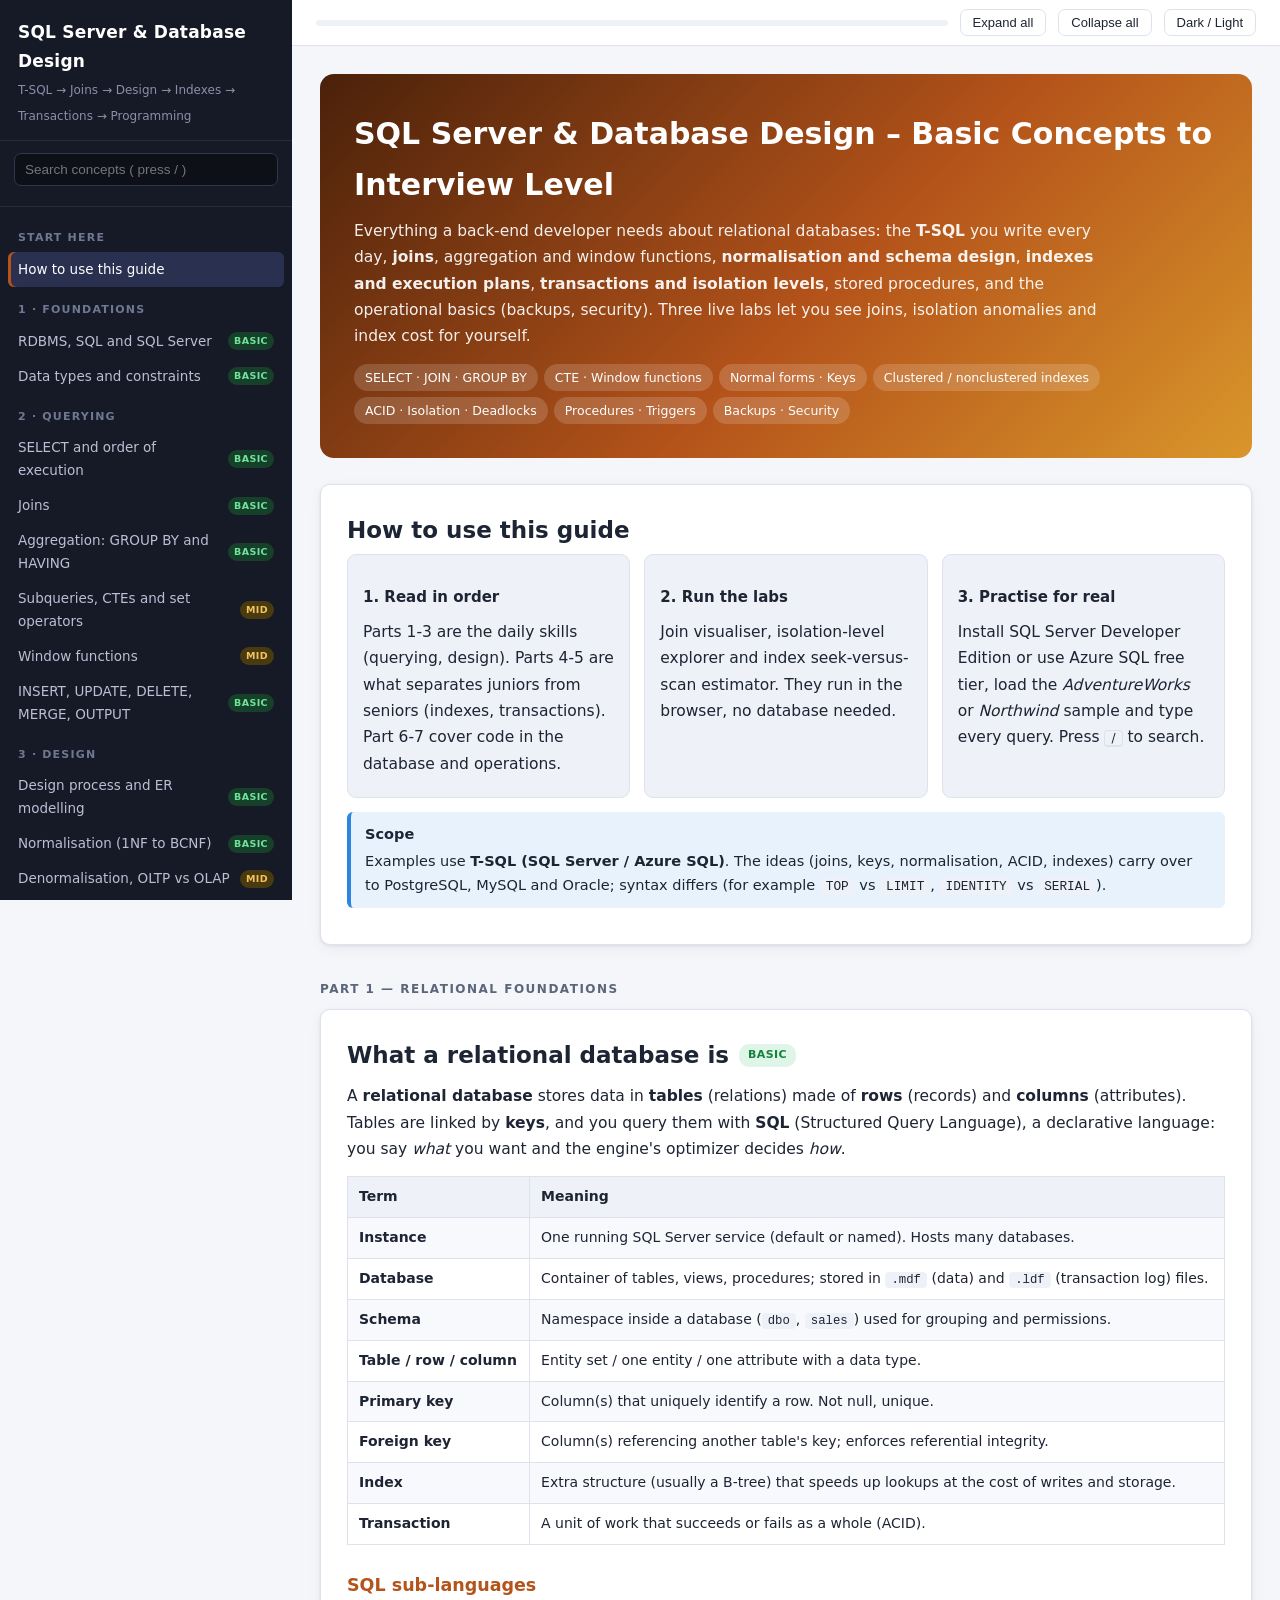
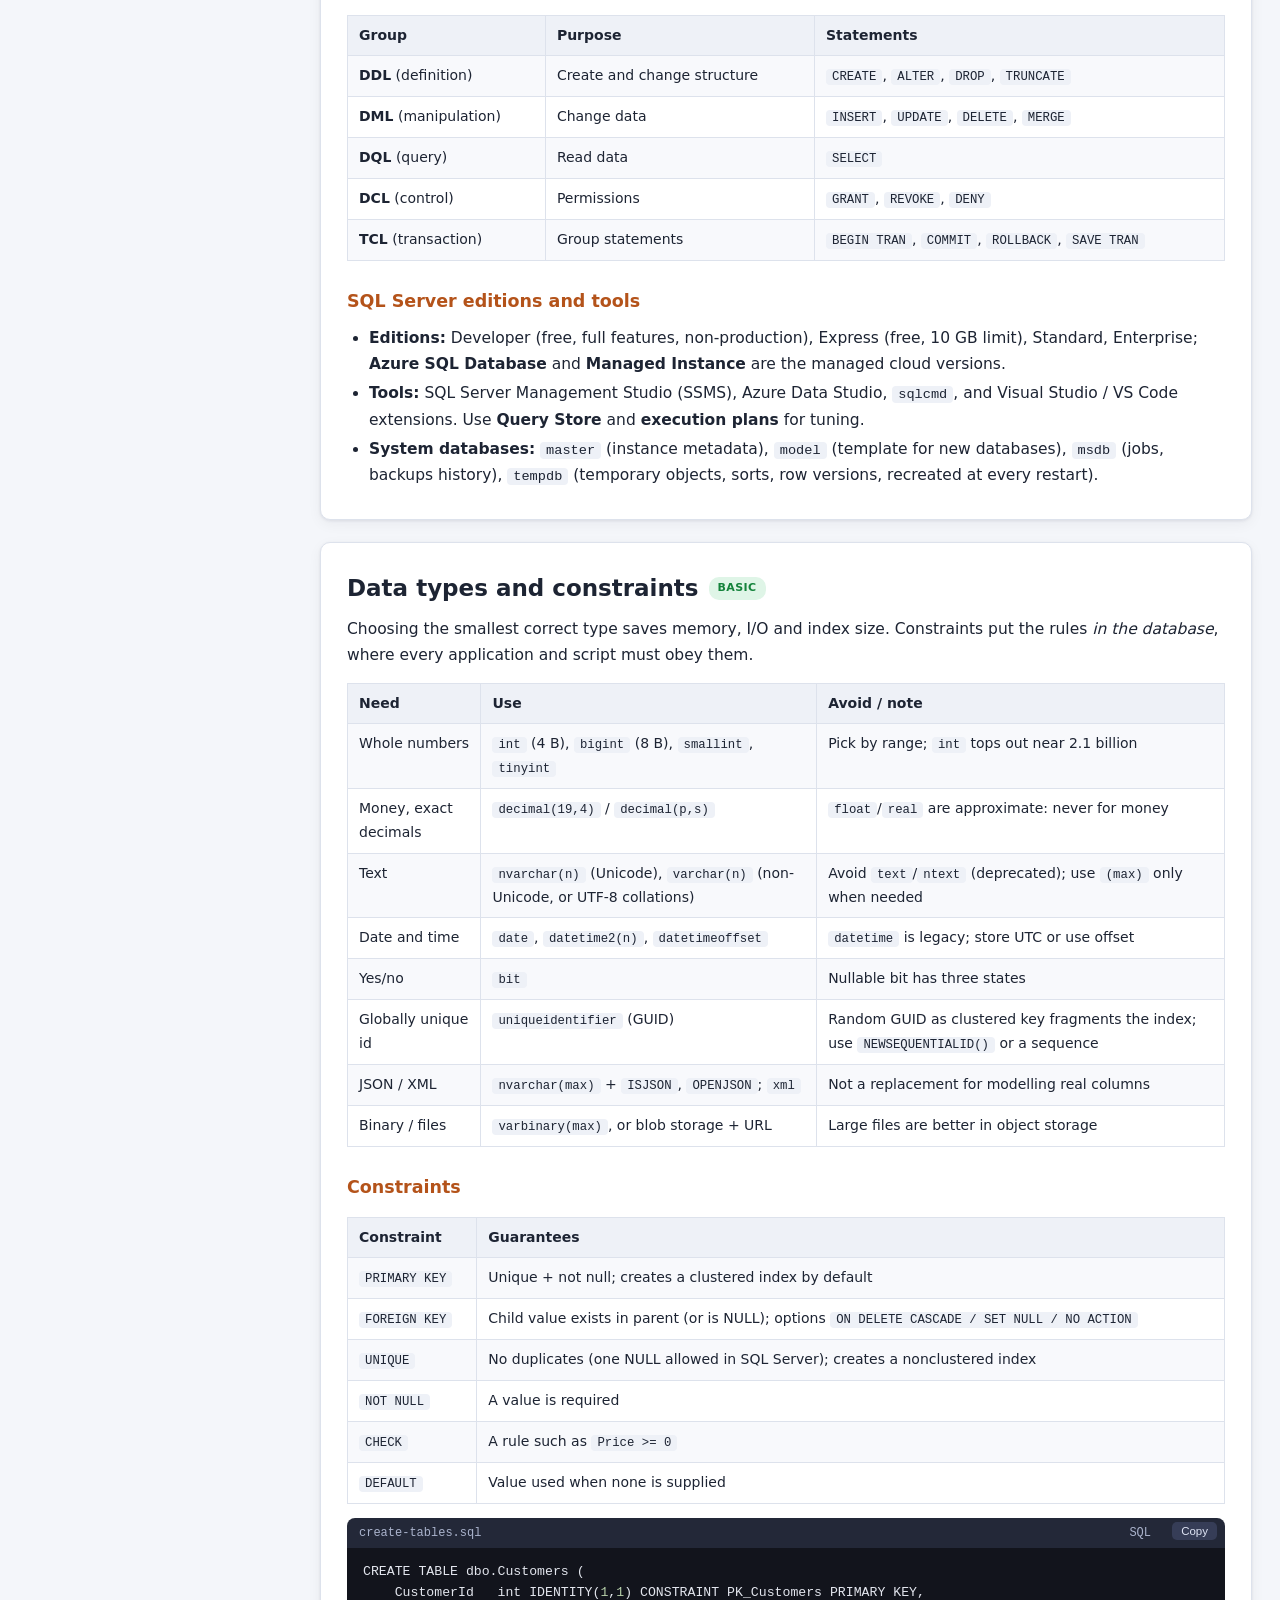
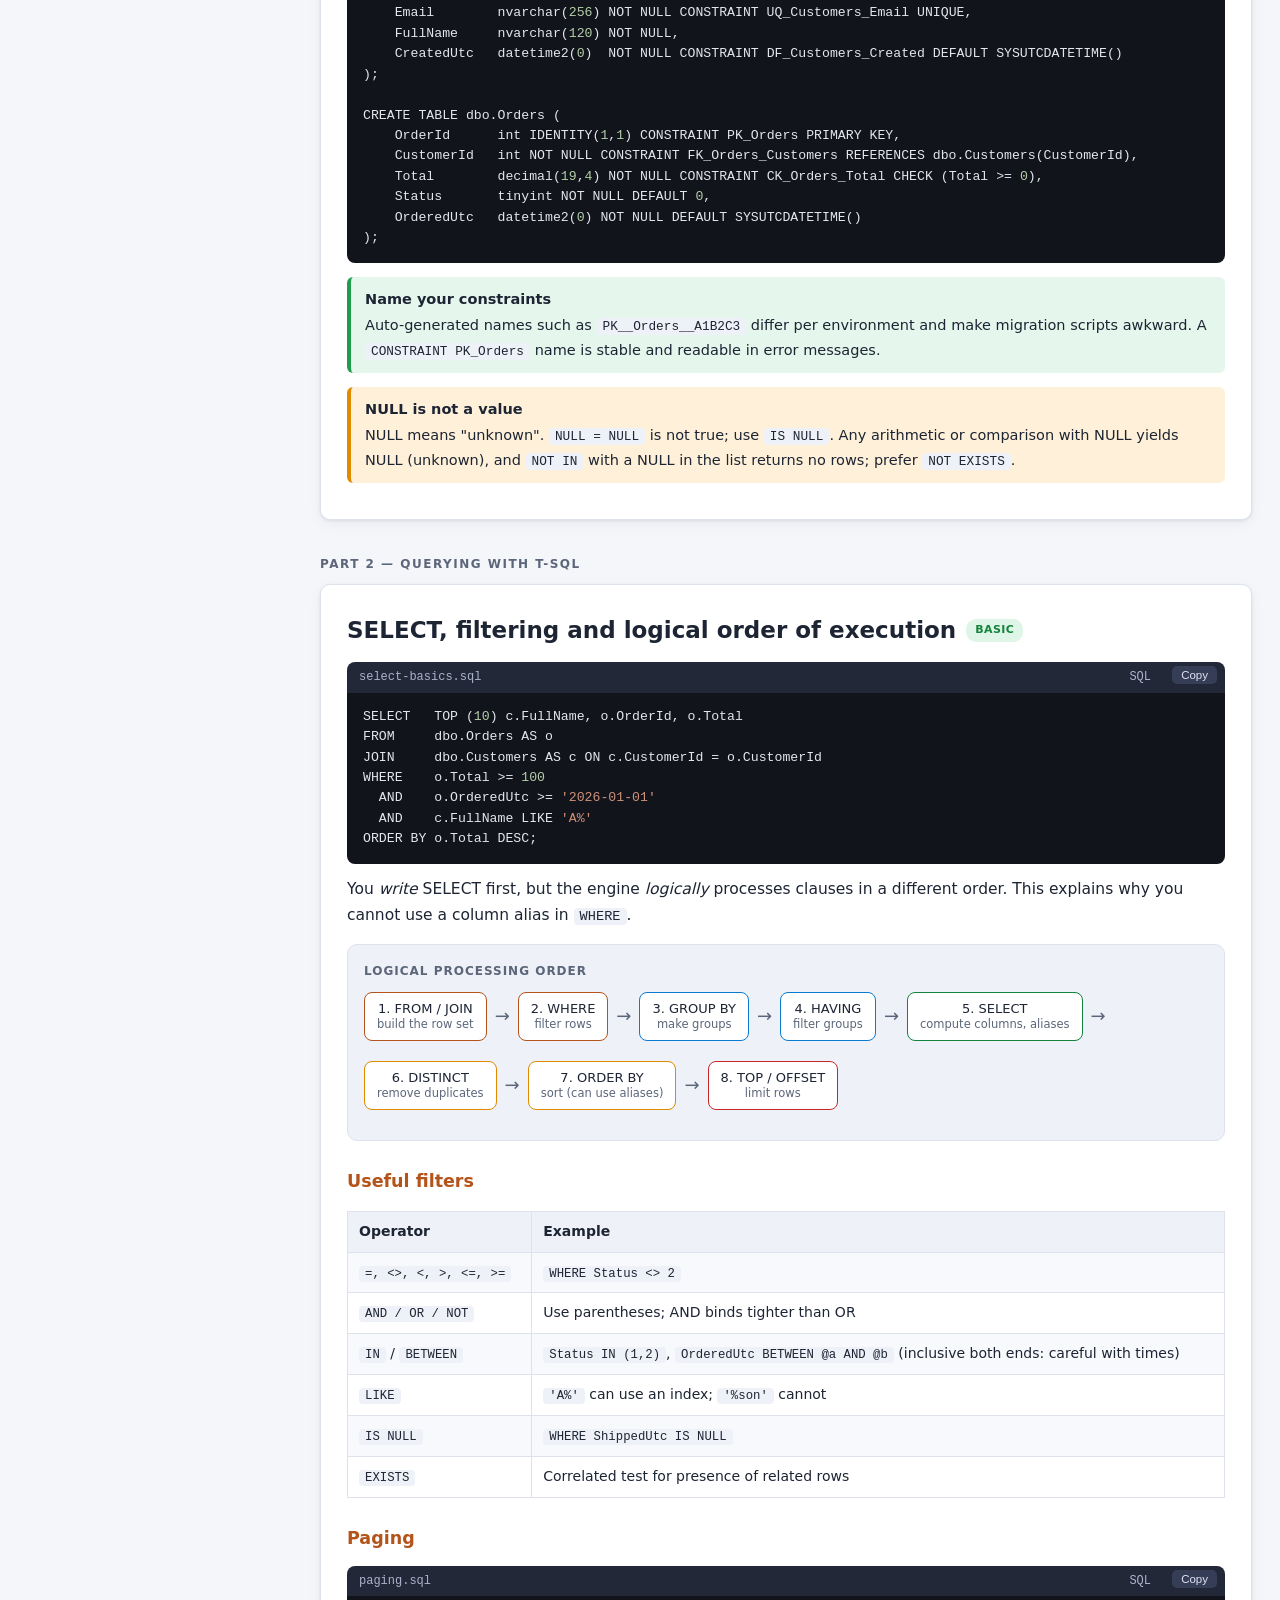
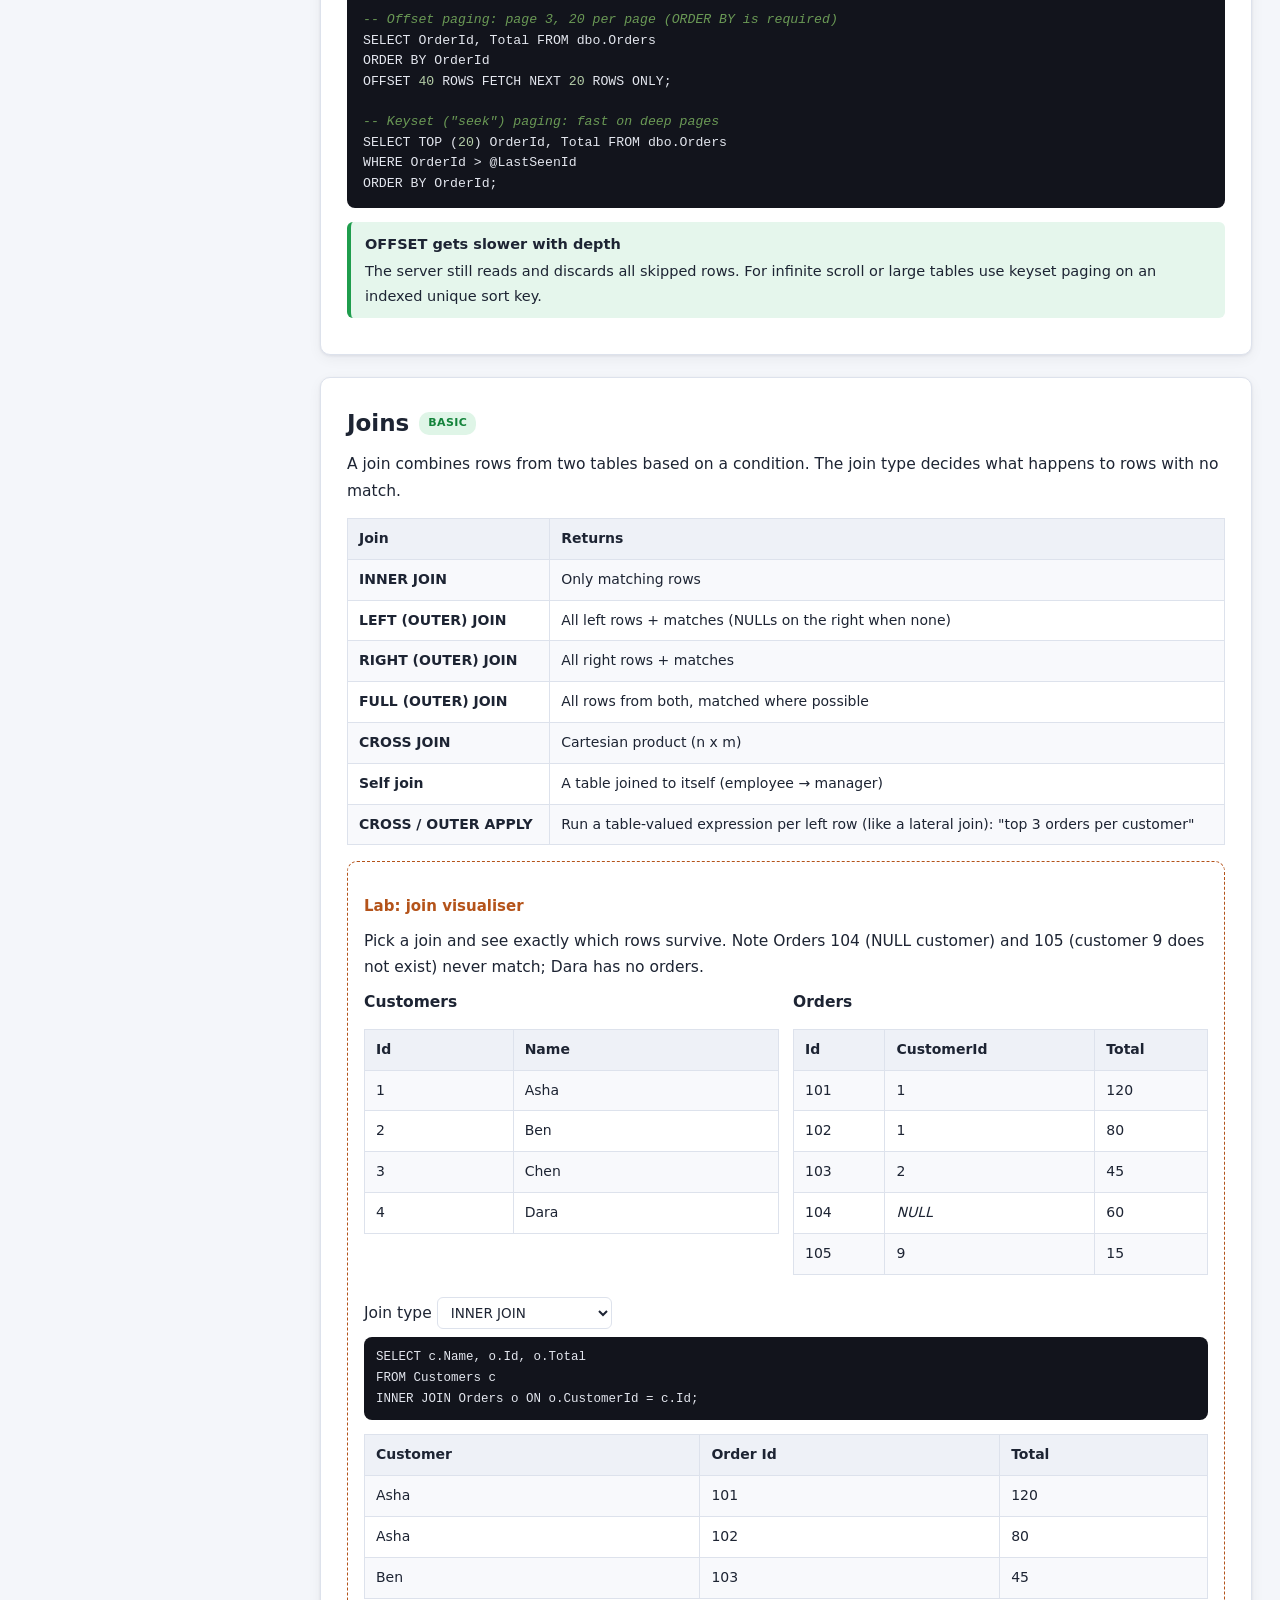
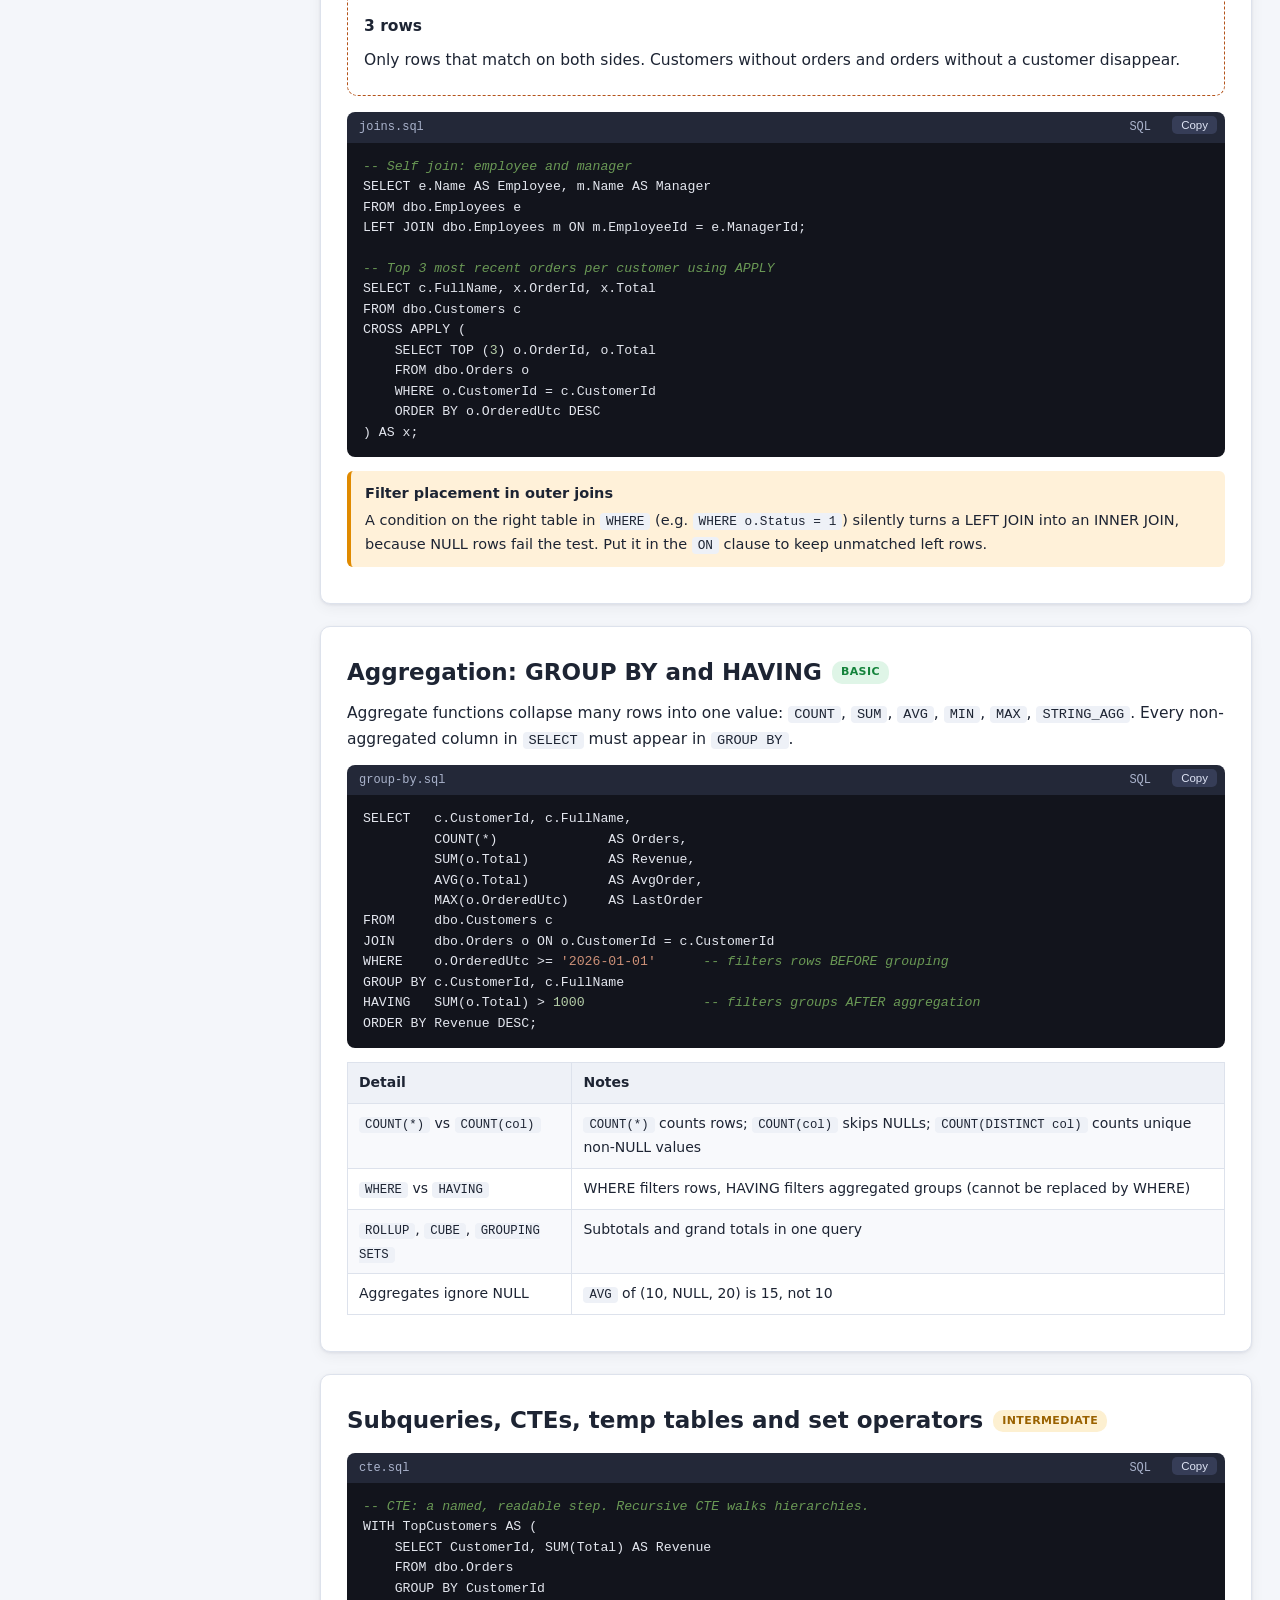
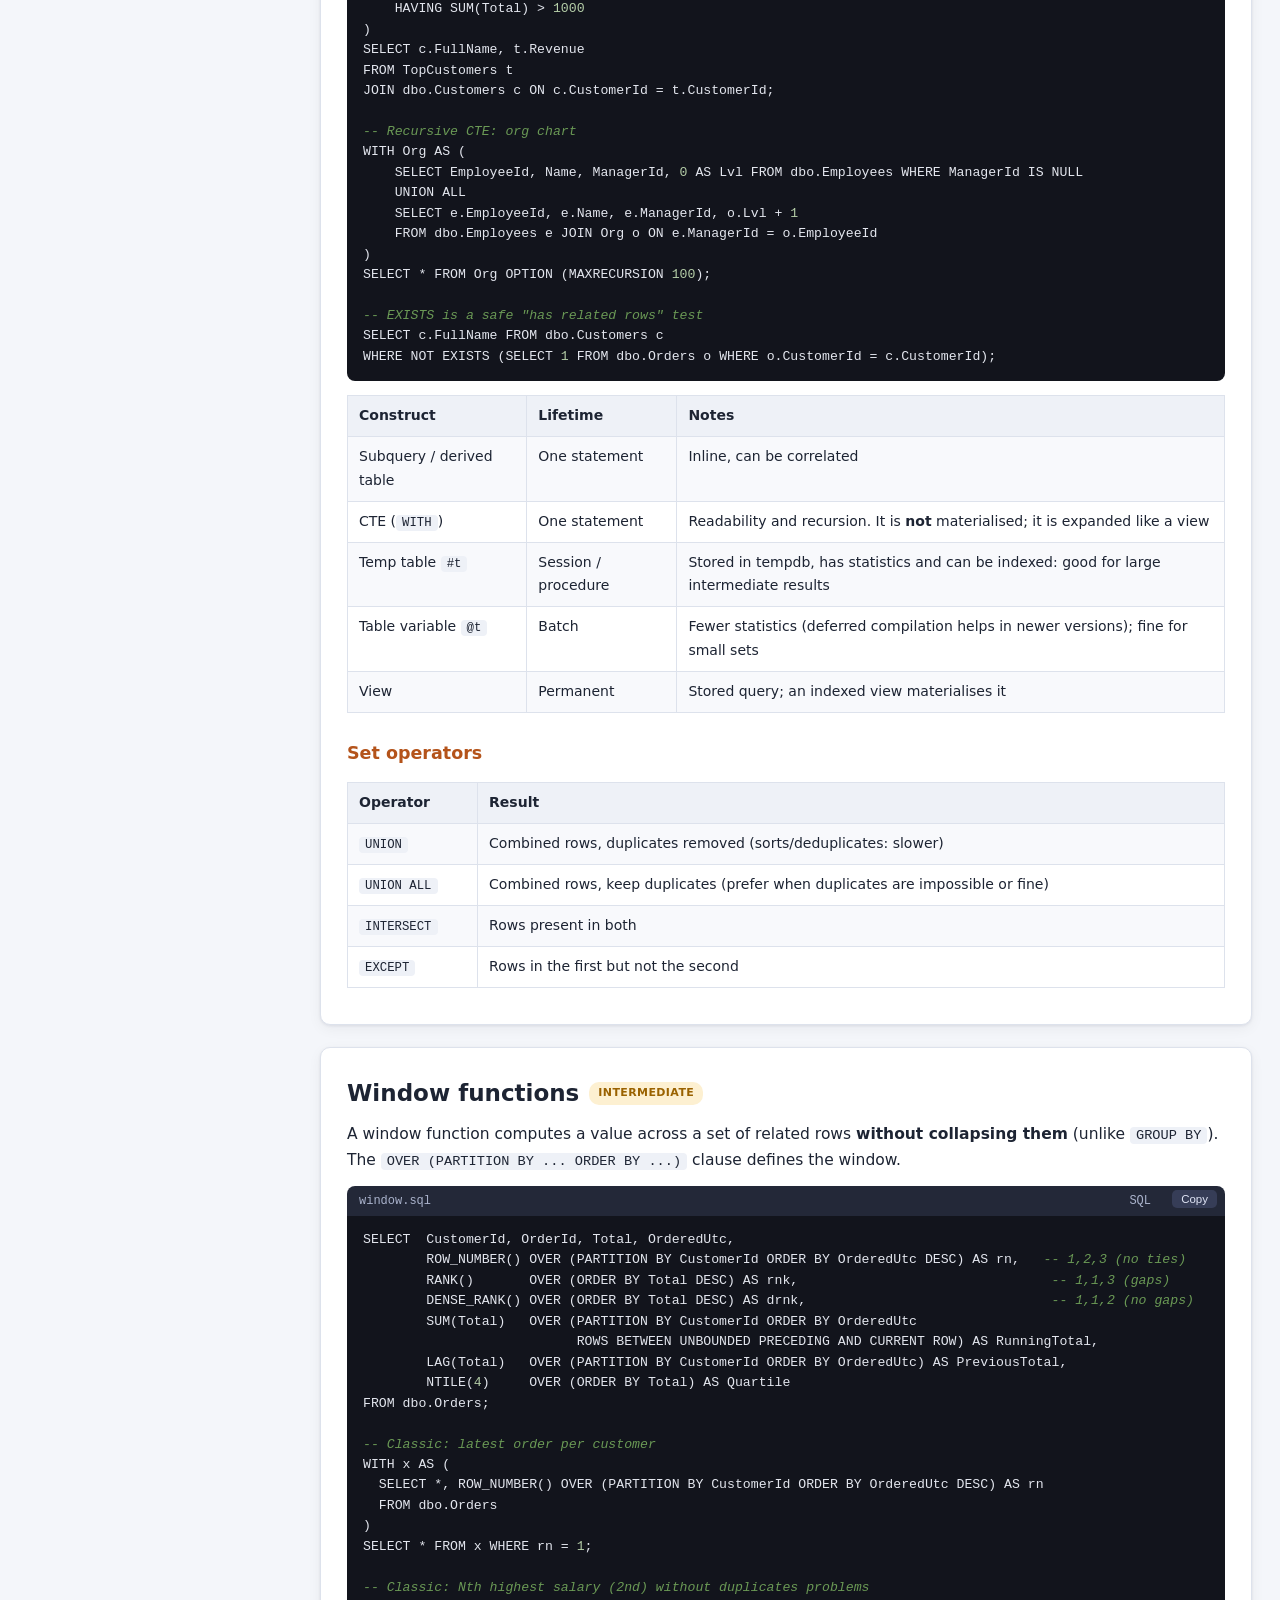
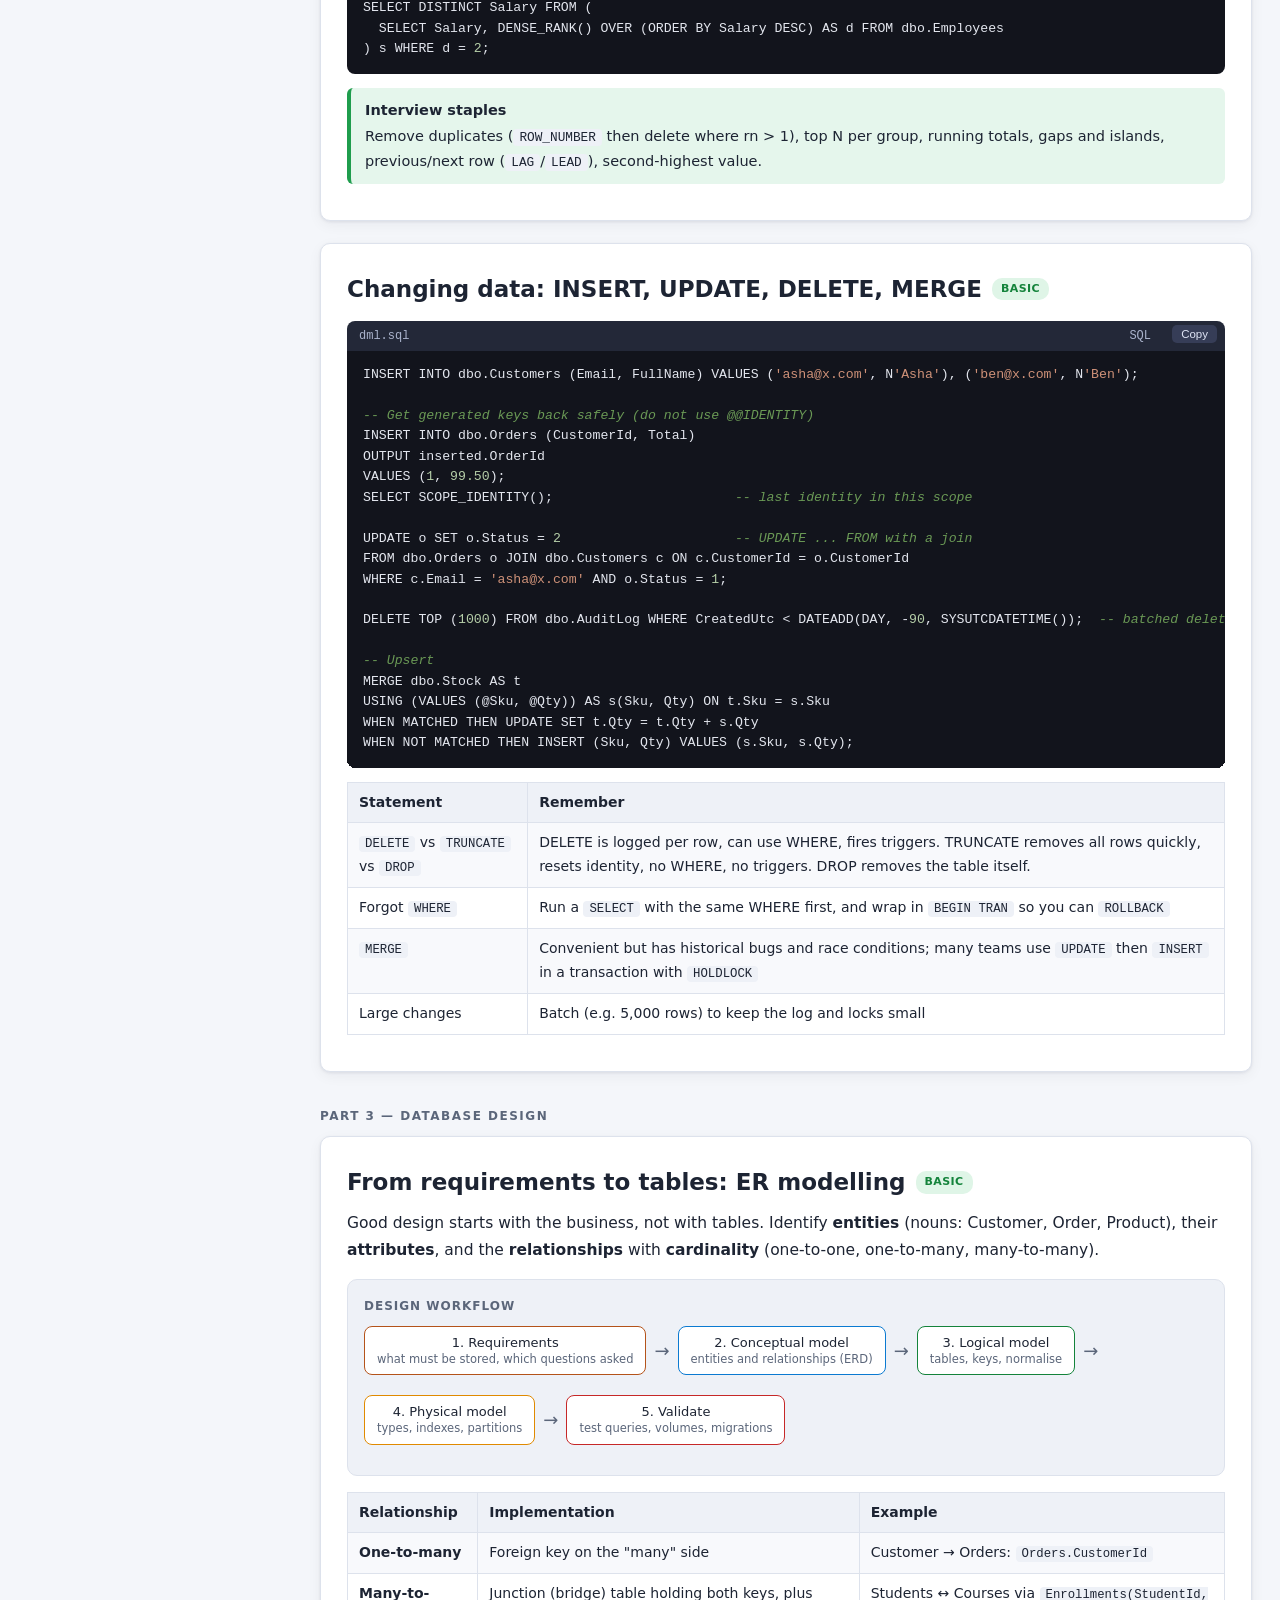
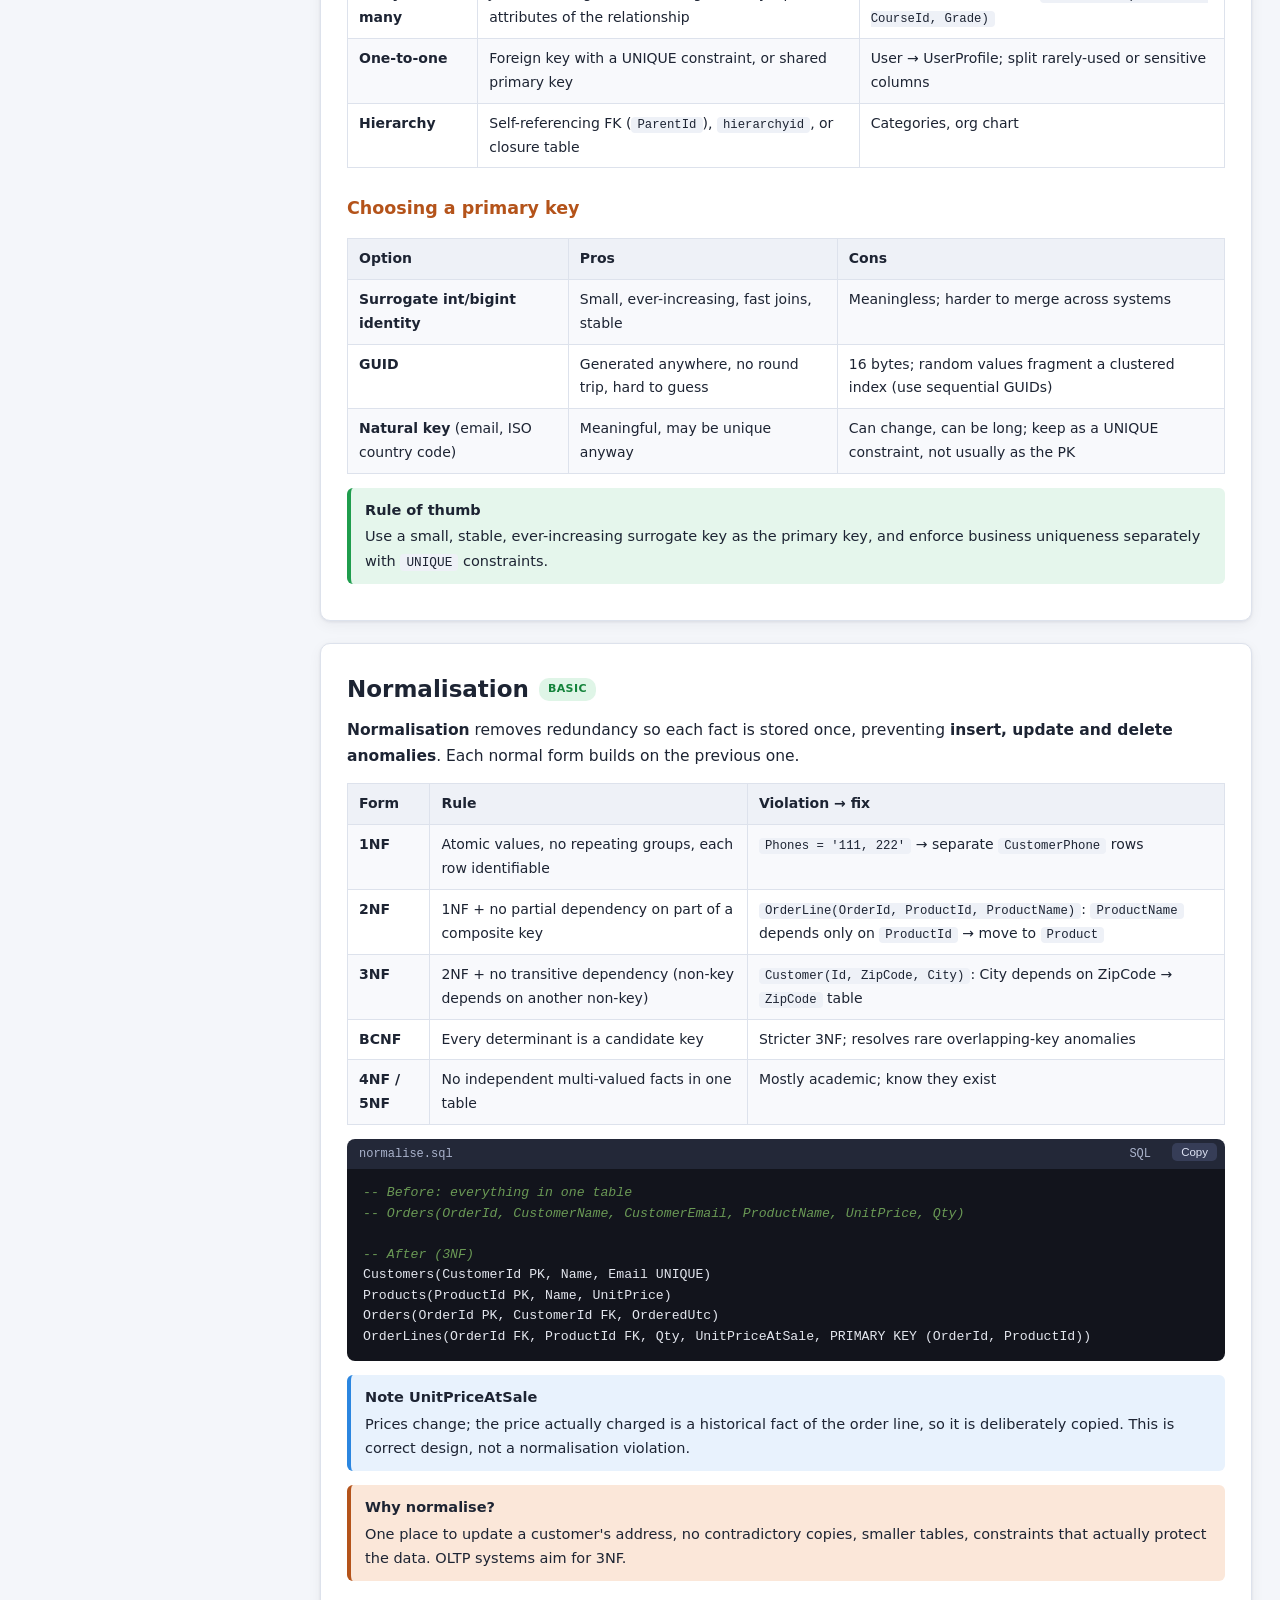
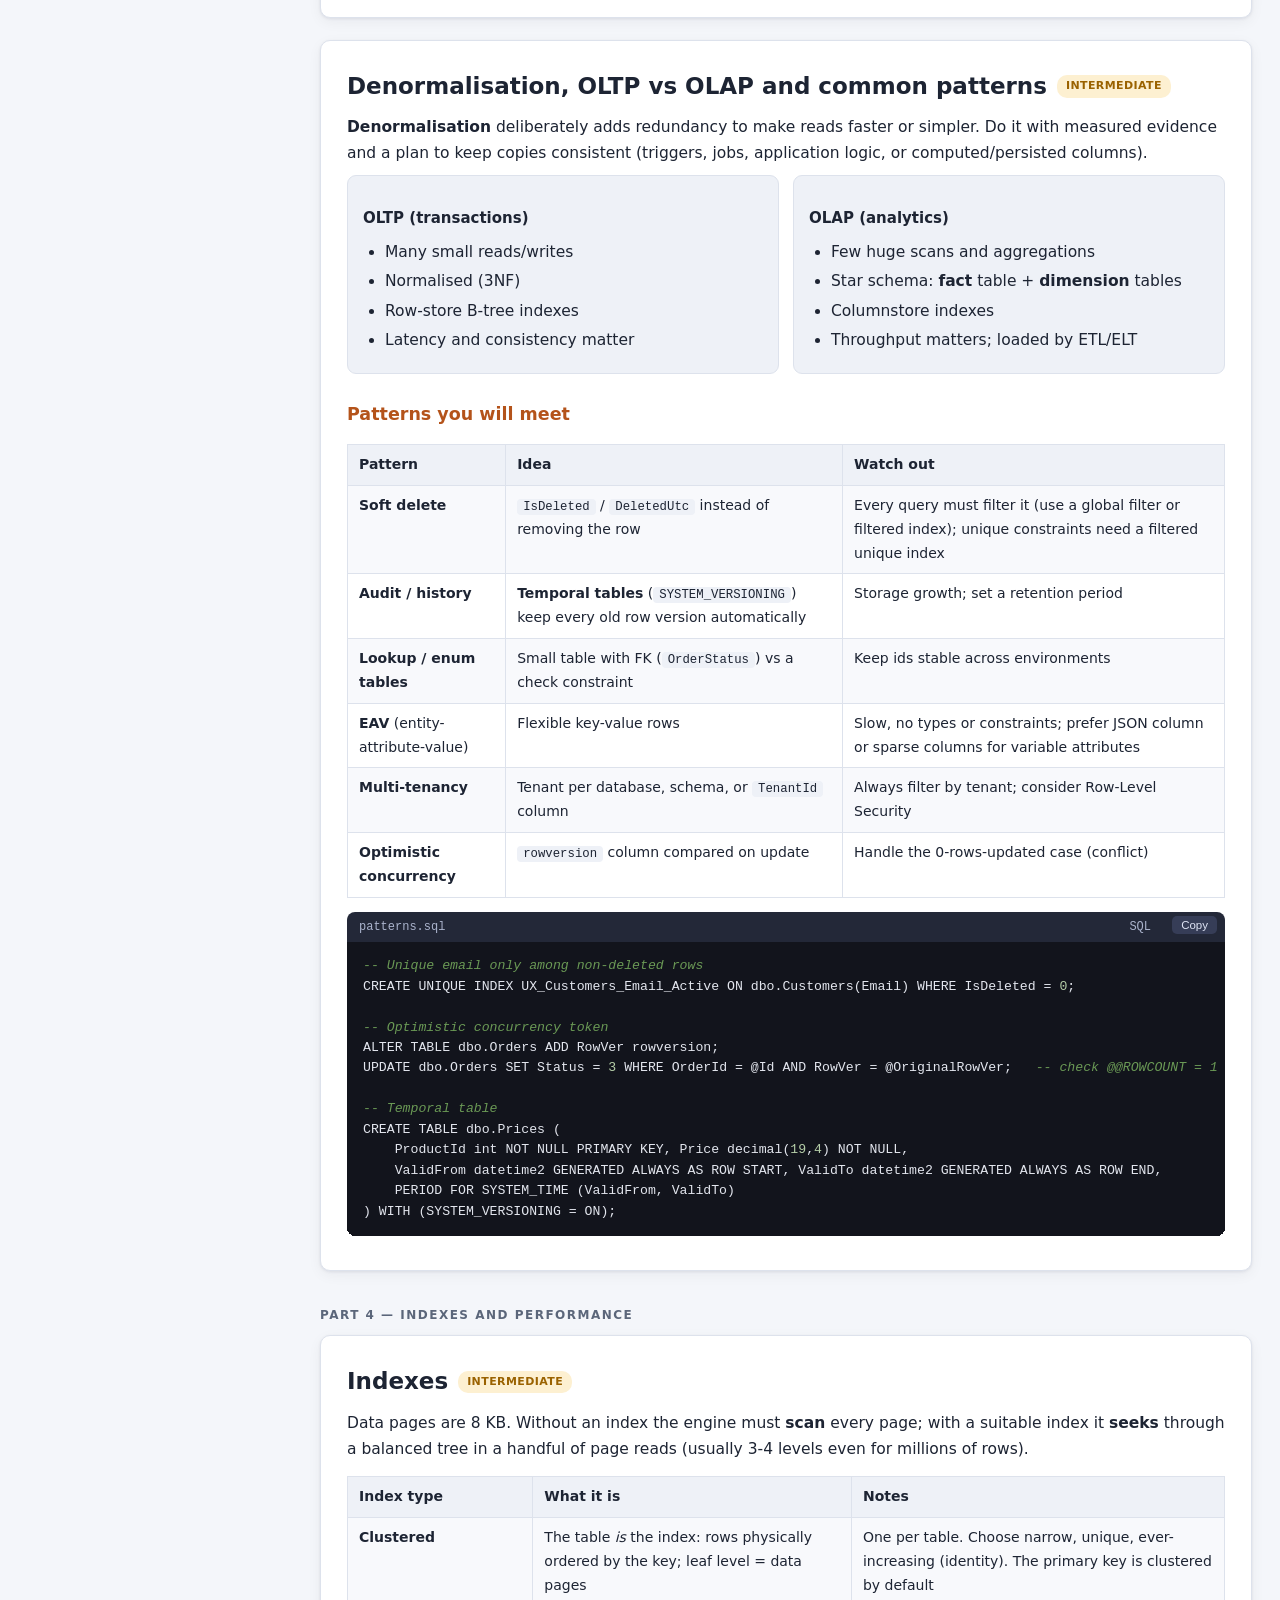
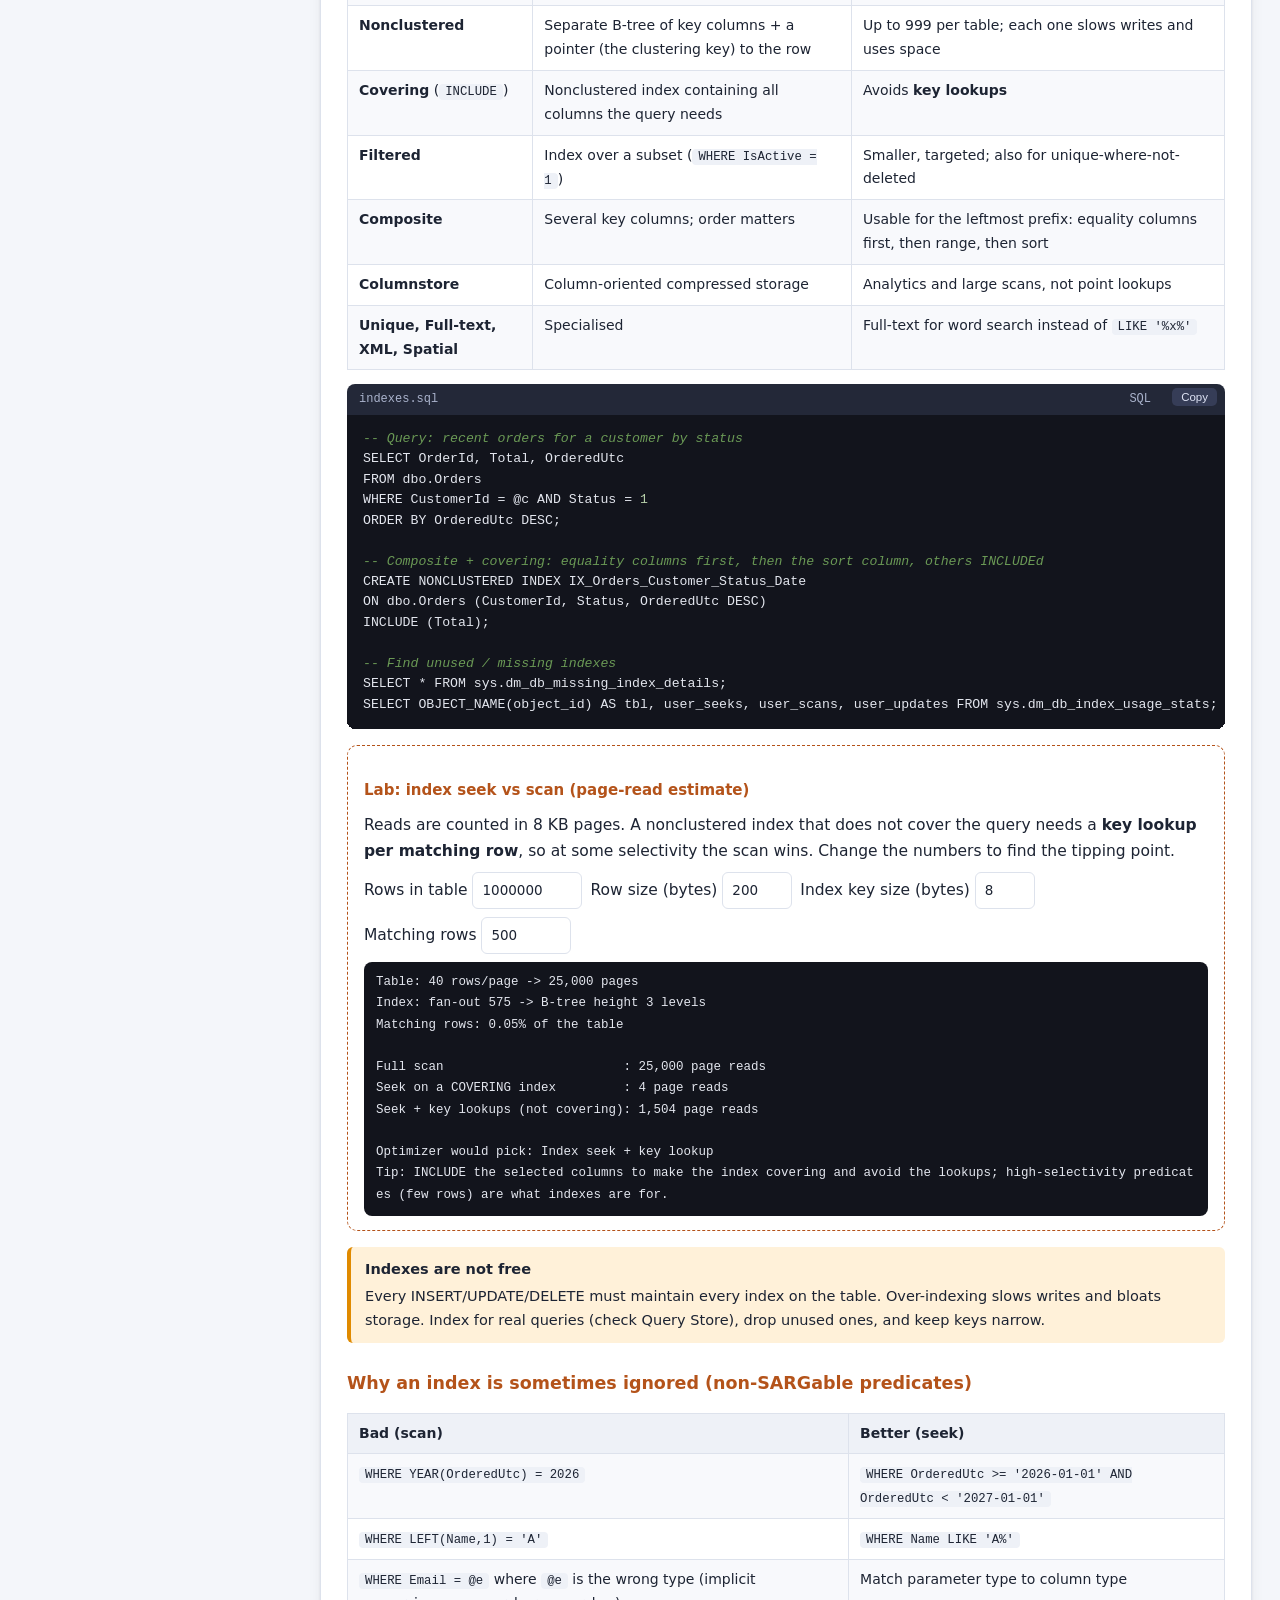
<file: SQL-Server-Database-Design-Guide.html>
<!DOCTYPE html>
<html lang="en">
<head>
<meta charset="utf-8">
<meta name="viewport" content="width=device-width, initial-scale=1">
<title>SQL Server &amp; Database Design - Basics, Joins, Indexes, Transactions</title>
<link rel="stylesheet" href="assets/guide.css">
<style>
:root{--accent:#b4531a;--accent-soft:#fbe7d9}
body.dark{--accent:#f0a068;--accent-soft:#3a2415}
.hero{background:linear-gradient(135deg,#4a210a,#b4531a 55%,#d9962b)}
</style>
</head>
<body>

<aside id="sidebar">
  <div class="brand"><h1>SQL Server &amp; Database Design</h1><small>T-SQL &rarr; Joins &rarr; Design &rarr; Indexes &rarr; Transactions &rarr; Programming</small></div>
  <div class="search"><input id="search" type="search" placeholder="Search concepts ( press / )" autocomplete="off"><div id="search-results"></div></div>
  <nav id="nav"></nav>
</aside>

<div id="main">
  <div id="topbar">
    <button id="menu-btn" type="button">Menu</button>
    <div class="prog"><i id="progress"></i></div>
    <button id="expand-all" type="button">Expand all</button>
    <button id="collapse-all" type="button">Collapse all</button>
    <button id="theme-btn" type="button">Dark / Light</button>
  </div>

  <main id="content">

  <div class="hero" id="top">
    <h1>SQL Server &amp; Database Design &ndash; Basic Concepts to Interview Level</h1>
    <p>Everything a back-end developer needs about relational databases: the <b>T-SQL</b> you write every day, <b>joins</b>, aggregation and window functions, <b>normalisation and schema design</b>, <b>indexes and execution plans</b>, <b>transactions and isolation levels</b>, stored procedures, and the operational basics (backups, security). Three live labs let you see joins, isolation anomalies and index cost for yourself.</p>
    <div class="chips"><span>SELECT &middot; JOIN &middot; GROUP BY</span><span>CTE &middot; Window functions</span><span>Normal forms &middot; Keys</span><span>Clustered / nonclustered indexes</span><span>ACID &middot; Isolation &middot; Deadlocks</span><span>Procedures &middot; Triggers</span><span>Backups &middot; Security</span></div>
  </div>

  <section class="topic" id="how-to-use" data-nav="How to use this guide" data-group="Start here">
    <h2>How to use this guide</h2>
    <div class="grid3">
      <div class="card"><h4>1. Read in order</h4><p>Parts 1-3 are the daily skills (querying, design). Parts 4-5 are what separates juniors from seniors (indexes, transactions). Part 6-7 cover code in the database and operations.</p></div>
      <div class="card"><h4>2. Run the labs</h4><p>Join visualiser, isolation-level explorer and index seek-versus-scan estimator. They run in the browser, no database needed.</p></div>
      <div class="card"><h4>3. Practise for real</h4><p>Install SQL Server Developer Edition or use Azure SQL free tier, load the <i>AdventureWorks</i> or <i>Northwind</i> sample and type every query. Press <span class="kbd">/</span> to search.</p></div>
    </div>
    <div class="note"><b>Scope</b>Examples use <b>T-SQL (SQL Server / Azure SQL)</b>. The ideas (joins, keys, normalisation, ACID, indexes) carry over to PostgreSQL, MySQL and Oracle; syntax differs (for example <code>TOP</code> vs <code>LIMIT</code>, <code>IDENTITY</code> vs <code>SERIAL</code>).</div>
  </section>

  <div class="part-title">Part 1 &mdash; Relational foundations</div>

  <section class="topic" id="rdbms" data-nav="RDBMS, SQL and SQL Server" data-group="1 · Foundations" data-level="b">
    <h2>What a relational database is <span class="badge b">Basic</span></h2>
    <p>A <b>relational database</b> stores data in <b>tables</b> (relations) made of <b>rows</b> (records) and <b>columns</b> (attributes). Tables are linked by <b>keys</b>, and you query them with <b>SQL</b> (Structured Query Language), a declarative language: you say <i>what</i> you want and the engine's optimizer decides <i>how</i>.</p>
    <div class="tblwrap"><table><tr><th>Term</th><th>Meaning</th></tr>
      <tr><td><b>Instance</b></td><td>One running SQL Server service (default or named). Hosts many databases.</td></tr>
      <tr><td><b>Database</b></td><td>Container of tables, views, procedures; stored in <code>.mdf</code> (data) and <code>.ldf</code> (transaction log) files.</td></tr>
      <tr><td><b>Schema</b></td><td>Namespace inside a database (<code>dbo</code>, <code>sales</code>) used for grouping and permissions.</td></tr>
      <tr><td><b>Table / row / column</b></td><td>Entity set / one entity / one attribute with a data type.</td></tr>
      <tr><td><b>Primary key</b></td><td>Column(s) that uniquely identify a row. Not null, unique.</td></tr>
      <tr><td><b>Foreign key</b></td><td>Column(s) referencing another table's key; enforces referential integrity.</td></tr>
      <tr><td><b>Index</b></td><td>Extra structure (usually a B-tree) that speeds up lookups at the cost of writes and storage.</td></tr>
      <tr><td><b>Transaction</b></td><td>A unit of work that succeeds or fails as a whole (ACID).</td></tr></table></div>
    <h3>SQL sub-languages</h3>
    <div class="tblwrap"><table><tr><th>Group</th><th>Purpose</th><th>Statements</th></tr>
      <tr><td><b>DDL</b> (definition)</td><td>Create and change structure</td><td><code>CREATE</code>, <code>ALTER</code>, <code>DROP</code>, <code>TRUNCATE</code></td></tr>
      <tr><td><b>DML</b> (manipulation)</td><td>Change data</td><td><code>INSERT</code>, <code>UPDATE</code>, <code>DELETE</code>, <code>MERGE</code></td></tr>
      <tr><td><b>DQL</b> (query)</td><td>Read data</td><td><code>SELECT</code></td></tr>
      <tr><td><b>DCL</b> (control)</td><td>Permissions</td><td><code>GRANT</code>, <code>REVOKE</code>, <code>DENY</code></td></tr>
      <tr><td><b>TCL</b> (transaction)</td><td>Group statements</td><td><code>BEGIN TRAN</code>, <code>COMMIT</code>, <code>ROLLBACK</code>, <code>SAVE TRAN</code></td></tr></table></div>
    <h3>SQL Server editions and tools</h3>
    <ul>
      <li><b>Editions:</b> Developer (free, full features, non-production), Express (free, 10 GB limit), Standard, Enterprise; <b>Azure SQL Database</b> and <b>Managed Instance</b> are the managed cloud versions.</li>
      <li><b>Tools:</b> SQL Server Management Studio (SSMS), Azure Data Studio, <code>sqlcmd</code>, and Visual Studio / VS Code extensions. Use <b>Query Store</b> and <b>execution plans</b> for tuning.</li>
      <li><b>System databases:</b> <code>master</code> (instance metadata), <code>model</code> (template for new databases), <code>msdb</code> (jobs, backups history), <code>tempdb</code> (temporary objects, sorts, row versions, recreated at every restart).</li>
    </ul>
  </section>

  <section class="topic" id="types" data-nav="Data types and constraints" data-group="1 · Foundations" data-level="b">
    <h2>Data types and constraints <span class="badge b">Basic</span></h2>
    <p>Choosing the smallest correct type saves memory, I/O and index size. Constraints put the rules <i>in the database</i>, where every application and script must obey them.</p>
    <div class="tblwrap"><table><tr><th>Need</th><th>Use</th><th>Avoid / note</th></tr>
      <tr><td>Whole numbers</td><td><code>int</code> (4 B), <code>bigint</code> (8 B), <code>smallint</code>, <code>tinyint</code></td><td>Pick by range; <code>int</code> tops out near 2.1 billion</td></tr>
      <tr><td>Money, exact decimals</td><td><code>decimal(19,4)</code> / <code>decimal(p,s)</code></td><td><code>float</code>/<code>real</code> are approximate: never for money</td></tr>
      <tr><td>Text</td><td><code>nvarchar(n)</code> (Unicode), <code>varchar(n)</code> (non-Unicode, or UTF-8 collations)</td><td>Avoid <code>text</code>/<code>ntext</code> (deprecated); use <code>(max)</code> only when needed</td></tr>
      <tr><td>Date and time</td><td><code>date</code>, <code>datetime2(n)</code>, <code>datetimeoffset</code></td><td><code>datetime</code> is legacy; store UTC or use offset</td></tr>
      <tr><td>Yes/no</td><td><code>bit</code></td><td>Nullable bit has three states</td></tr>
      <tr><td>Globally unique id</td><td><code>uniqueidentifier</code> (GUID)</td><td>Random GUID as clustered key fragments the index; use <code>NEWSEQUENTIALID()</code> or a sequence</td></tr>
      <tr><td>JSON / XML</td><td><code>nvarchar(max)</code> + <code>ISJSON</code>, <code>OPENJSON</code>; <code>xml</code></td><td>Not a replacement for modelling real columns</td></tr>
      <tr><td>Binary / files</td><td><code>varbinary(max)</code>, or blob storage + URL</td><td>Large files are better in object storage</td></tr></table></div>
    <h3>Constraints</h3>
    <div class="tblwrap"><table><tr><th>Constraint</th><th>Guarantees</th></tr>
      <tr><td><code>PRIMARY KEY</code></td><td>Unique + not null; creates a clustered index by default</td></tr>
      <tr><td><code>FOREIGN KEY</code></td><td>Child value exists in parent (or is NULL); options <code>ON DELETE CASCADE / SET NULL / NO ACTION</code></td></tr>
      <tr><td><code>UNIQUE</code></td><td>No duplicates (one NULL allowed in SQL Server); creates a nonclustered index</td></tr>
      <tr><td><code>NOT NULL</code></td><td>A value is required</td></tr>
      <tr><td><code>CHECK</code></td><td>A rule such as <code>Price &gt;= 0</code></td></tr>
      <tr><td><code>DEFAULT</code></td><td>Value used when none is supplied</td></tr></table></div>
    <pre data-lang="sql" data-file="create-tables.sql">CREATE TABLE dbo.Customers (
    CustomerId   int IDENTITY(1,1) CONSTRAINT PK_Customers PRIMARY KEY,
    Email        nvarchar(256) NOT NULL CONSTRAINT UQ_Customers_Email UNIQUE,
    FullName     nvarchar(120) NOT NULL,
    CreatedUtc   datetime2(0)  NOT NULL CONSTRAINT DF_Customers_Created DEFAULT SYSUTCDATETIME()
);

CREATE TABLE dbo.Orders (
    OrderId      int IDENTITY(1,1) CONSTRAINT PK_Orders PRIMARY KEY,
    CustomerId   int NOT NULL CONSTRAINT FK_Orders_Customers REFERENCES dbo.Customers(CustomerId),
    Total        decimal(19,4) NOT NULL CONSTRAINT CK_Orders_Total CHECK (Total &gt;= 0),
    Status       tinyint NOT NULL DEFAULT 0,
    OrderedUtc   datetime2(0) NOT NULL DEFAULT SYSUTCDATETIME()
);</pre>
    <div class="tip"><b>Name your constraints</b>Auto-generated names such as <code>PK__Orders__A1B2C3</code> differ per environment and make migration scripts awkward. A <code>CONSTRAINT PK_Orders</code> name is stable and readable in error messages.</div>
    <div class="warn"><b>NULL is not a value</b>NULL means "unknown". <code>NULL = NULL</code> is not true; use <code>IS NULL</code>. Any arithmetic or comparison with NULL yields NULL (unknown), and <code>NOT IN</code> with a NULL in the list returns no rows; prefer <code>NOT EXISTS</code>.</div>
  </section>

  <div class="part-title">Part 2 &mdash; Querying with T-SQL</div>

  <section class="topic" id="select" data-nav="SELECT and order of execution" data-group="2 · Querying" data-level="b">
    <h2>SELECT, filtering and logical order of execution <span class="badge b">Basic</span></h2>
    <pre data-lang="sql" data-file="select-basics.sql">SELECT   TOP (10) c.FullName, o.OrderId, o.Total
FROM     dbo.Orders AS o
JOIN     dbo.Customers AS c ON c.CustomerId = o.CustomerId
WHERE    o.Total &gt;= 100
  AND    o.OrderedUtc &gt;= '2026-01-01'
  AND    c.FullName LIKE 'A%'
ORDER BY o.Total DESC;</pre>
    <p>You <i>write</i> SELECT first, but the engine <i>logically</i> processes clauses in a different order. This explains why you cannot use a column alias in <code>WHERE</code>.</p>
    <div class="diagram"><div class="dtitle">Logical processing order</div>
      <div class="flow">
        <div class="node">1. FROM / JOIN<small>build the row set</small></div><span class="arrow">&rarr;</span>
        <div class="node">2. WHERE<small>filter rows</small></div><span class="arrow">&rarr;</span>
        <div class="node alt">3. GROUP BY<small>make groups</small></div><span class="arrow">&rarr;</span>
        <div class="node alt">4. HAVING<small>filter groups</small></div><span class="arrow">&rarr;</span>
        <div class="node ok">5. SELECT<small>compute columns, aliases</small></div><span class="arrow">&rarr;</span>
        <div class="node warn">6. DISTINCT<small>remove duplicates</small></div><span class="arrow">&rarr;</span>
        <div class="node warn">7. ORDER BY<small>sort (can use aliases)</small></div><span class="arrow">&rarr;</span>
        <div class="node bad">8. TOP / OFFSET<small>limit rows</small></div>
      </div>
    </div>
    <h3>Useful filters</h3>
    <div class="tblwrap"><table><tr><th>Operator</th><th>Example</th></tr>
      <tr><td><code>=, &lt;&gt;, &lt;, &gt;, &lt;=, &gt;=</code></td><td><code>WHERE Status &lt;&gt; 2</code></td></tr>
      <tr><td><code>AND / OR / NOT</code></td><td>Use parentheses; AND binds tighter than OR</td></tr>
      <tr><td><code>IN</code> / <code>BETWEEN</code></td><td><code>Status IN (1,2)</code>, <code>OrderedUtc BETWEEN @a AND @b</code> (inclusive both ends: careful with times)</td></tr>
      <tr><td><code>LIKE</code></td><td><code>'A%'</code> can use an index; <code>'%son'</code> cannot</td></tr>
      <tr><td><code>IS NULL</code></td><td><code>WHERE ShippedUtc IS NULL</code></td></tr>
      <tr><td><code>EXISTS</code></td><td>Correlated test for presence of related rows</td></tr></table></div>
    <h3>Paging</h3>
    <pre data-lang="sql" data-file="paging.sql">-- Offset paging: page 3, 20 per page (ORDER BY is required)
SELECT OrderId, Total FROM dbo.Orders
ORDER BY OrderId
OFFSET 40 ROWS FETCH NEXT 20 ROWS ONLY;

-- Keyset ("seek") paging: fast on deep pages
SELECT TOP (20) OrderId, Total FROM dbo.Orders
WHERE OrderId &gt; @LastSeenId
ORDER BY OrderId;</pre>
    <div class="tip"><b>OFFSET gets slower with depth</b>The server still reads and discards all skipped rows. For infinite scroll or large tables use keyset paging on an indexed unique sort key.</div>
  </section>

  <section class="topic" id="joins" data-nav="Joins" data-group="2 · Querying" data-level="b">
    <h2>Joins <span class="badge b">Basic</span></h2>
    <p>A join combines rows from two tables based on a condition. The join type decides what happens to rows with no match.</p>
    <div class="tblwrap"><table><tr><th>Join</th><th>Returns</th></tr>
      <tr><td><b>INNER JOIN</b></td><td>Only matching rows</td></tr>
      <tr><td><b>LEFT (OUTER) JOIN</b></td><td>All left rows + matches (NULLs on the right when none)</td></tr>
      <tr><td><b>RIGHT (OUTER) JOIN</b></td><td>All right rows + matches</td></tr>
      <tr><td><b>FULL (OUTER) JOIN</b></td><td>All rows from both, matched where possible</td></tr>
      <tr><td><b>CROSS JOIN</b></td><td>Cartesian product (n x m)</td></tr>
      <tr><td><b>Self join</b></td><td>A table joined to itself (employee &rarr; manager)</td></tr>
      <tr><td><b>CROSS / OUTER APPLY</b></td><td>Run a table-valued expression per left row (like a lateral join): "top 3 orders per customer"</td></tr></table></div>
    <div class="lab" id="join-lab"></div>
    <pre data-lang="sql" data-file="joins.sql">-- Self join: employee and manager
SELECT e.Name AS Employee, m.Name AS Manager
FROM dbo.Employees e
LEFT JOIN dbo.Employees m ON m.EmployeeId = e.ManagerId;

-- Top 3 most recent orders per customer using APPLY
SELECT c.FullName, x.OrderId, x.Total
FROM dbo.Customers c
CROSS APPLY (
    SELECT TOP (3) o.OrderId, o.Total
    FROM dbo.Orders o
    WHERE o.CustomerId = c.CustomerId
    ORDER BY o.OrderedUtc DESC
) AS x;</pre>
    <div class="warn"><b>Filter placement in outer joins</b>A condition on the right table in <code>WHERE</code> (e.g. <code>WHERE o.Status = 1</code>) silently turns a LEFT JOIN into an INNER JOIN, because NULL rows fail the test. Put it in the <code>ON</code> clause to keep unmatched left rows.</div>
  </section>

  <section class="topic" id="aggregate" data-nav="Aggregation: GROUP BY and HAVING" data-group="2 · Querying" data-level="b">
    <h2>Aggregation: GROUP BY and HAVING <span class="badge b">Basic</span></h2>
    <p>Aggregate functions collapse many rows into one value: <code>COUNT</code>, <code>SUM</code>, <code>AVG</code>, <code>MIN</code>, <code>MAX</code>, <code>STRING_AGG</code>. Every non-aggregated column in <code>SELECT</code> must appear in <code>GROUP BY</code>.</p>
    <pre data-lang="sql" data-file="group-by.sql">SELECT   c.CustomerId, c.FullName,
         COUNT(*)              AS Orders,
         SUM(o.Total)          AS Revenue,
         AVG(o.Total)          AS AvgOrder,
         MAX(o.OrderedUtc)     AS LastOrder
FROM     dbo.Customers c
JOIN     dbo.Orders o ON o.CustomerId = c.CustomerId
WHERE    o.OrderedUtc &gt;= '2026-01-01'      -- filters rows BEFORE grouping
GROUP BY c.CustomerId, c.FullName
HAVING   SUM(o.Total) &gt; 1000               -- filters groups AFTER aggregation
ORDER BY Revenue DESC;</pre>
    <div class="tblwrap"><table><tr><th>Detail</th><th>Notes</th></tr>
      <tr><td><code>COUNT(*)</code> vs <code>COUNT(col)</code></td><td><code>COUNT(*)</code> counts rows; <code>COUNT(col)</code> skips NULLs; <code>COUNT(DISTINCT col)</code> counts unique non-NULL values</td></tr>
      <tr><td><code>WHERE</code> vs <code>HAVING</code></td><td>WHERE filters rows, HAVING filters aggregated groups (cannot be replaced by WHERE)</td></tr>
      <tr><td><code>ROLLUP</code>, <code>CUBE</code>, <code>GROUPING SETS</code></td><td>Subtotals and grand totals in one query</td></tr>
      <tr><td>Aggregates ignore NULL</td><td><code>AVG</code> of (10, NULL, 20) is 15, not 10</td></tr></table></div>
  </section>

  <section class="topic" id="subq" data-nav="Subqueries, CTEs and set operators" data-group="2 · Querying" data-level="i">
    <h2>Subqueries, CTEs, temp tables and set operators <span class="badge i">Intermediate</span></h2>
    <pre data-lang="sql" data-file="cte.sql">-- CTE: a named, readable step. Recursive CTE walks hierarchies.
WITH TopCustomers AS (
    SELECT CustomerId, SUM(Total) AS Revenue
    FROM dbo.Orders
    GROUP BY CustomerId
    HAVING SUM(Total) &gt; 1000
)
SELECT c.FullName, t.Revenue
FROM TopCustomers t
JOIN dbo.Customers c ON c.CustomerId = t.CustomerId;

-- Recursive CTE: org chart
WITH Org AS (
    SELECT EmployeeId, Name, ManagerId, 0 AS Lvl FROM dbo.Employees WHERE ManagerId IS NULL
    UNION ALL
    SELECT e.EmployeeId, e.Name, e.ManagerId, o.Lvl + 1
    FROM dbo.Employees e JOIN Org o ON e.ManagerId = o.EmployeeId
)
SELECT * FROM Org OPTION (MAXRECURSION 100);

-- EXISTS is a safe "has related rows" test
SELECT c.FullName FROM dbo.Customers c
WHERE NOT EXISTS (SELECT 1 FROM dbo.Orders o WHERE o.CustomerId = c.CustomerId);</pre>
    <div class="tblwrap"><table><tr><th>Construct</th><th>Lifetime</th><th>Notes</th></tr>
      <tr><td>Subquery / derived table</td><td>One statement</td><td>Inline, can be correlated</td></tr>
      <tr><td>CTE (<code>WITH</code>)</td><td>One statement</td><td>Readability and recursion. It is <b>not</b> materialised; it is expanded like a view</td></tr>
      <tr><td>Temp table <code>#t</code></td><td>Session / procedure</td><td>Stored in tempdb, has statistics and can be indexed: good for large intermediate results</td></tr>
      <tr><td>Table variable <code>@t</code></td><td>Batch</td><td>Fewer statistics (deferred compilation helps in newer versions); fine for small sets</td></tr>
      <tr><td>View</td><td>Permanent</td><td>Stored query; an indexed view materialises it</td></tr></table></div>
    <h3>Set operators</h3>
    <div class="tblwrap"><table><tr><th>Operator</th><th>Result</th></tr>
      <tr><td><code>UNION</code></td><td>Combined rows, duplicates removed (sorts/deduplicates: slower)</td></tr>
      <tr><td><code>UNION ALL</code></td><td>Combined rows, keep duplicates (prefer when duplicates are impossible or fine)</td></tr>
      <tr><td><code>INTERSECT</code></td><td>Rows present in both</td></tr>
      <tr><td><code>EXCEPT</code></td><td>Rows in the first but not the second</td></tr></table></div>
  </section>

  <section class="topic" id="window" data-nav="Window functions" data-group="2 · Querying" data-level="i">
    <h2>Window functions <span class="badge i">Intermediate</span></h2>
    <p>A window function computes a value across a set of related rows <b>without collapsing them</b> (unlike <code>GROUP BY</code>). The <code>OVER (PARTITION BY ... ORDER BY ...)</code> clause defines the window.</p>
    <pre data-lang="sql" data-file="window.sql">SELECT  CustomerId, OrderId, Total, OrderedUtc,
        ROW_NUMBER() OVER (PARTITION BY CustomerId ORDER BY OrderedUtc DESC) AS rn,   -- 1,2,3 (no ties)
        RANK()       OVER (ORDER BY Total DESC) AS rnk,                                -- 1,1,3 (gaps)
        DENSE_RANK() OVER (ORDER BY Total DESC) AS drnk,                               -- 1,1,2 (no gaps)
        SUM(Total)   OVER (PARTITION BY CustomerId ORDER BY OrderedUtc
                           ROWS BETWEEN UNBOUNDED PRECEDING AND CURRENT ROW) AS RunningTotal,
        LAG(Total)   OVER (PARTITION BY CustomerId ORDER BY OrderedUtc) AS PreviousTotal,
        NTILE(4)     OVER (ORDER BY Total) AS Quartile
FROM dbo.Orders;

-- Classic: latest order per customer
WITH x AS (
  SELECT *, ROW_NUMBER() OVER (PARTITION BY CustomerId ORDER BY OrderedUtc DESC) AS rn
  FROM dbo.Orders
)
SELECT * FROM x WHERE rn = 1;

-- Classic: Nth highest salary (2nd) without duplicates problems
SELECT DISTINCT Salary FROM (
  SELECT Salary, DENSE_RANK() OVER (ORDER BY Salary DESC) AS d FROM dbo.Employees
) s WHERE d = 2;</pre>
    <div class="tip"><b>Interview staples</b>Remove duplicates (<code>ROW_NUMBER</code> then delete where rn &gt; 1), top N per group, running totals, gaps and islands, previous/next row (<code>LAG</code>/<code>LEAD</code>), second-highest value.</div>
  </section>

  <section class="topic" id="dml" data-nav="INSERT, UPDATE, DELETE, MERGE, OUTPUT" data-group="2 · Querying" data-level="b">
    <h2>Changing data: INSERT, UPDATE, DELETE, MERGE <span class="badge b">Basic</span></h2>
    <pre data-lang="sql" data-file="dml.sql">INSERT INTO dbo.Customers (Email, FullName) VALUES ('asha@x.com', N'Asha'), ('ben@x.com', N'Ben');

-- Get generated keys back safely (do not use @@IDENTITY)
INSERT INTO dbo.Orders (CustomerId, Total)
OUTPUT inserted.OrderId
VALUES (1, 99.50);
SELECT SCOPE_IDENTITY();                       -- last identity in this scope

UPDATE o SET o.Status = 2                      -- UPDATE ... FROM with a join
FROM dbo.Orders o JOIN dbo.Customers c ON c.CustomerId = o.CustomerId
WHERE c.Email = 'asha@x.com' AND o.Status = 1;

DELETE TOP (1000) FROM dbo.AuditLog WHERE CreatedUtc &lt; DATEADD(DAY, -90, SYSUTCDATETIME());  -- batched delete

-- Upsert
MERGE dbo.Stock AS t
USING (VALUES (@Sku, @Qty)) AS s(Sku, Qty) ON t.Sku = s.Sku
WHEN MATCHED THEN UPDATE SET t.Qty = t.Qty + s.Qty
WHEN NOT MATCHED THEN INSERT (Sku, Qty) VALUES (s.Sku, s.Qty);</pre>
    <div class="tblwrap"><table><tr><th>Statement</th><th>Remember</th></tr>
      <tr><td><code>DELETE</code> vs <code>TRUNCATE</code> vs <code>DROP</code></td><td>DELETE is logged per row, can use WHERE, fires triggers. TRUNCATE removes all rows quickly, resets identity, no WHERE, no triggers. DROP removes the table itself.</td></tr>
      <tr><td>Forgot <code>WHERE</code></td><td>Run a <code>SELECT</code> with the same WHERE first, and wrap in <code>BEGIN TRAN</code> so you can <code>ROLLBACK</code></td></tr>
      <tr><td><code>MERGE</code></td><td>Convenient but has historical bugs and race conditions; many teams use <code>UPDATE</code> then <code>INSERT</code> in a transaction with <code>HOLDLOCK</code></td></tr>
      <tr><td>Large changes</td><td>Batch (e.g. 5,000 rows) to keep the log and locks small</td></tr></table></div>
  </section>

  <div class="part-title">Part 3 &mdash; Database design</div>

  <section class="topic" id="design-process" data-nav="Design process and ER modelling" data-group="3 · Design" data-level="b">
    <h2>From requirements to tables: ER modelling <span class="badge b">Basic</span></h2>
    <p>Good design starts with the business, not with tables. Identify <b>entities</b> (nouns: Customer, Order, Product), their <b>attributes</b>, and the <b>relationships</b> with <b>cardinality</b> (one-to-one, one-to-many, many-to-many).</p>
    <div class="diagram"><div class="dtitle">Design workflow</div>
      <div class="flow">
        <div class="node">1. Requirements<small>what must be stored, which questions asked</small></div><span class="arrow">&rarr;</span>
        <div class="node alt">2. Conceptual model<small>entities and relationships (ERD)</small></div><span class="arrow">&rarr;</span>
        <div class="node ok">3. Logical model<small>tables, keys, normalise</small></div><span class="arrow">&rarr;</span>
        <div class="node warn">4. Physical model<small>types, indexes, partitions</small></div><span class="arrow">&rarr;</span>
        <div class="node bad">5. Validate<small>test queries, volumes, migrations</small></div>
      </div>
    </div>
    <div class="tblwrap"><table><tr><th>Relationship</th><th>Implementation</th><th>Example</th></tr>
      <tr><td><b>One-to-many</b></td><td>Foreign key on the "many" side</td><td>Customer &rarr; Orders: <code>Orders.CustomerId</code></td></tr>
      <tr><td><b>Many-to-many</b></td><td>Junction (bridge) table holding both keys, plus attributes of the relationship</td><td>Students &harr; Courses via <code>Enrollments(StudentId, CourseId, Grade)</code></td></tr>
      <tr><td><b>One-to-one</b></td><td>Foreign key with a UNIQUE constraint, or shared primary key</td><td>User &rarr; UserProfile; split rarely-used or sensitive columns</td></tr>
      <tr><td><b>Hierarchy</b></td><td>Self-referencing FK (<code>ParentId</code>), <code>hierarchyid</code>, or closure table</td><td>Categories, org chart</td></tr></table></div>
    <h3>Choosing a primary key</h3>
    <div class="tblwrap"><table><tr><th>Option</th><th>Pros</th><th>Cons</th></tr>
      <tr><td><b>Surrogate int/bigint identity</b></td><td>Small, ever-increasing, fast joins, stable</td><td>Meaningless; harder to merge across systems</td></tr>
      <tr><td><b>GUID</b></td><td>Generated anywhere, no round trip, hard to guess</td><td>16 bytes; random values fragment a clustered index (use sequential GUIDs)</td></tr>
      <tr><td><b>Natural key</b> (email, ISO country code)</td><td>Meaningful, may be unique anyway</td><td>Can change, can be long; keep as a UNIQUE constraint, not usually as the PK</td></tr></table></div>
    <div class="tip"><b>Rule of thumb</b>Use a small, stable, ever-increasing surrogate key as the primary key, and enforce business uniqueness separately with <code>UNIQUE</code> constraints.</div>
  </section>

  <section class="topic" id="normalisation" data-nav="Normalisation (1NF to BCNF)" data-group="3 · Design" data-level="b">
    <h2>Normalisation <span class="badge b">Basic</span></h2>
    <p><b>Normalisation</b> removes redundancy so each fact is stored once, preventing <b>insert, update and delete anomalies</b>. Each normal form builds on the previous one.</p>
    <div class="tblwrap"><table><tr><th>Form</th><th>Rule</th><th>Violation &rarr; fix</th></tr>
      <tr><td><b>1NF</b></td><td>Atomic values, no repeating groups, each row identifiable</td><td><code>Phones = '111, 222'</code> &rarr; separate <code>CustomerPhone</code> rows</td></tr>
      <tr><td><b>2NF</b></td><td>1NF + no partial dependency on part of a composite key</td><td><code>OrderLine(OrderId, ProductId, ProductName)</code>: <code>ProductName</code> depends only on <code>ProductId</code> &rarr; move to <code>Product</code></td></tr>
      <tr><td><b>3NF</b></td><td>2NF + no transitive dependency (non-key depends on another non-key)</td><td><code>Customer(Id, ZipCode, City)</code>: City depends on ZipCode &rarr; <code>ZipCode</code> table</td></tr>
      <tr><td><b>BCNF</b></td><td>Every determinant is a candidate key</td><td>Stricter 3NF; resolves rare overlapping-key anomalies</td></tr>
      <tr><td><b>4NF / 5NF</b></td><td>No independent multi-valued facts in one table</td><td>Mostly academic; know they exist</td></tr></table></div>
    <pre data-lang="sql" data-file="normalise.sql">-- Before: everything in one table
-- Orders(OrderId, CustomerName, CustomerEmail, ProductName, UnitPrice, Qty)

-- After (3NF)
Customers(CustomerId PK, Name, Email UNIQUE)
Products(ProductId PK, Name, UnitPrice)
Orders(OrderId PK, CustomerId FK, OrderedUtc)
OrderLines(OrderId FK, ProductId FK, Qty, UnitPriceAtSale, PRIMARY KEY (OrderId, ProductId))</pre>
    <div class="note"><b>Note UnitPriceAtSale</b>Prices change; the price actually charged is a historical fact of the order line, so it is deliberately copied. This is correct design, not a normalisation violation.</div>
    <div class="why"><b>Why normalise?</b>One place to update a customer's address, no contradictory copies, smaller tables, constraints that actually protect the data. OLTP systems aim for 3NF.</div>
  </section>

  <section class="topic" id="denormalise" data-nav="Denormalisation, OLTP vs OLAP" data-group="3 · Design" data-level="i">
    <h2>Denormalisation, OLTP vs OLAP and common patterns <span class="badge i">Intermediate</span></h2>
    <p><b>Denormalisation</b> deliberately adds redundancy to make reads faster or simpler. Do it with measured evidence and a plan to keep copies consistent (triggers, jobs, application logic, or computed/persisted columns).</p>
    <div class="grid2">
      <div class="card"><h4>OLTP (transactions)</h4><ul><li>Many small reads/writes</li><li>Normalised (3NF)</li><li>Row-store B-tree indexes</li><li>Latency and consistency matter</li></ul></div>
      <div class="card"><h4>OLAP (analytics)</h4><ul><li>Few huge scans and aggregations</li><li>Star schema: <b>fact</b> table + <b>dimension</b> tables</li><li>Columnstore indexes</li><li>Throughput matters; loaded by ETL/ELT</li></ul></div>
    </div>
    <h3>Patterns you will meet</h3>
    <div class="tblwrap"><table><tr><th>Pattern</th><th>Idea</th><th>Watch out</th></tr>
      <tr><td><b>Soft delete</b></td><td><code>IsDeleted</code> / <code>DeletedUtc</code> instead of removing the row</td><td>Every query must filter it (use a global filter or filtered index); unique constraints need a filtered unique index</td></tr>
      <tr><td><b>Audit / history</b></td><td><b>Temporal tables</b> (<code>SYSTEM_VERSIONING</code>) keep every old row version automatically</td><td>Storage growth; set a retention period</td></tr>
      <tr><td><b>Lookup / enum tables</b></td><td>Small table with FK (<code>OrderStatus</code>) vs a check constraint</td><td>Keep ids stable across environments</td></tr>
      <tr><td><b>EAV</b> (entity-attribute-value)</td><td>Flexible key-value rows</td><td>Slow, no types or constraints; prefer JSON column or sparse columns for variable attributes</td></tr>
      <tr><td><b>Multi-tenancy</b></td><td>Tenant per database, schema, or <code>TenantId</code> column</td><td>Always filter by tenant; consider Row-Level Security</td></tr>
      <tr><td><b>Optimistic concurrency</b></td><td><code>rowversion</code> column compared on update</td><td>Handle the 0-rows-updated case (conflict)</td></tr></table></div>
    <pre data-lang="sql" data-file="patterns.sql">-- Unique email only among non-deleted rows
CREATE UNIQUE INDEX UX_Customers_Email_Active ON dbo.Customers(Email) WHERE IsDeleted = 0;

-- Optimistic concurrency token
ALTER TABLE dbo.Orders ADD RowVer rowversion;
UPDATE dbo.Orders SET Status = 3 WHERE OrderId = @Id AND RowVer = @OriginalRowVer;   -- check @@ROWCOUNT = 1

-- Temporal table
CREATE TABLE dbo.Prices (
    ProductId int NOT NULL PRIMARY KEY, Price decimal(19,4) NOT NULL,
    ValidFrom datetime2 GENERATED ALWAYS AS ROW START, ValidTo datetime2 GENERATED ALWAYS AS ROW END,
    PERIOD FOR SYSTEM_TIME (ValidFrom, ValidTo)
) WITH (SYSTEM_VERSIONING = ON);</pre>
  </section>

  <div class="part-title">Part 4 &mdash; Indexes and performance</div>

  <section class="topic" id="indexes" data-nav="Indexes: clustered, nonclustered, covering" data-group="4 · Performance" data-level="i">
    <h2>Indexes <span class="badge i">Intermediate</span></h2>
    <p>Data pages are 8 KB. Without an index the engine must <b>scan</b> every page; with a suitable index it <b>seeks</b> through a balanced tree in a handful of page reads (usually 3-4 levels even for millions of rows).</p>
    <div class="tblwrap"><table><tr><th>Index type</th><th>What it is</th><th>Notes</th></tr>
      <tr><td><b>Clustered</b></td><td>The table <i>is</i> the index: rows physically ordered by the key; leaf level = data pages</td><td>One per table. Choose narrow, unique, ever-increasing (identity). The primary key is clustered by default</td></tr>
      <tr><td><b>Nonclustered</b></td><td>Separate B-tree of key columns + a pointer (the clustering key) to the row</td><td>Up to 999 per table; each one slows writes and uses space</td></tr>
      <tr><td><b>Covering</b> (<code>INCLUDE</code>)</td><td>Nonclustered index containing all columns the query needs</td><td>Avoids <b>key lookups</b></td></tr>
      <tr><td><b>Filtered</b></td><td>Index over a subset (<code>WHERE IsActive = 1</code>)</td><td>Smaller, targeted; also for unique-where-not-deleted</td></tr>
      <tr><td><b>Composite</b></td><td>Several key columns; order matters</td><td>Usable for the leftmost prefix: equality columns first, then range, then sort</td></tr>
      <tr><td><b>Columnstore</b></td><td>Column-oriented compressed storage</td><td>Analytics and large scans, not point lookups</td></tr>
      <tr><td><b>Unique, Full-text, XML, Spatial</b></td><td>Specialised</td><td>Full-text for word search instead of <code>LIKE '%x%'</code></td></tr></table></div>
    <pre data-lang="sql" data-file="indexes.sql">-- Query: recent orders for a customer by status
SELECT OrderId, Total, OrderedUtc
FROM dbo.Orders
WHERE CustomerId = @c AND Status = 1
ORDER BY OrderedUtc DESC;

-- Composite + covering: equality columns first, then the sort column, others INCLUDEd
CREATE NONCLUSTERED INDEX IX_Orders_Customer_Status_Date
ON dbo.Orders (CustomerId, Status, OrderedUtc DESC)
INCLUDE (Total);

-- Find unused / missing indexes
SELECT * FROM sys.dm_db_missing_index_details;
SELECT OBJECT_NAME(object_id) AS tbl, user_seeks, user_scans, user_updates FROM sys.dm_db_index_usage_stats;</pre>
    <div class="lab" id="index-lab"></div>
    <div class="warn"><b>Indexes are not free</b>Every INSERT/UPDATE/DELETE must maintain every index on the table. Over-indexing slows writes and bloats storage. Index for real queries (check Query Store), drop unused ones, and keep keys narrow.</div>
    <h3>Why an index is sometimes ignored (non-SARGable predicates)</h3>
    <div class="tblwrap"><table><tr><th>Bad (scan)</th><th>Better (seek)</th></tr>
      <tr><td><code>WHERE YEAR(OrderedUtc) = 2026</code></td><td><code>WHERE OrderedUtc &gt;= '2026-01-01' AND OrderedUtc &lt; '2027-01-01'</code></td></tr>
      <tr><td><code>WHERE LEFT(Name,1) = 'A'</code></td><td><code>WHERE Name LIKE 'A%'</code></td></tr>
      <tr><td><code>WHERE Email = @e</code> where <code>@e</code> is the wrong type (implicit conversion, e.g. nvarchar vs varchar)</td><td>Match parameter type to column type</td></tr>
      <tr><td><code>WHERE Name LIKE '%son'</code></td><td>Full-text search, or reverse/computed column index</td></tr>
      <tr><td><code>WHERE ISNULL(Col,0) = 5</code></td><td><code>WHERE Col = 5</code></td></tr></table></div>
    <details><summary>Fragmentation, fill factor and statistics</summary><div class="dbody">
      <ul>
        <li><b>Fragmentation:</b> page splits leave pages half-empty and out of order. <code>ALTER INDEX ... REORGANIZE</code> (light, online) for ~5-30%, <code>REBUILD</code> for &gt;30%. On SSDs and with smaller indexes it matters less than good statistics.</li>
        <li><b>Fill factor:</b> % of each leaf page filled at rebuild; lower (e.g. 90) leaves room for inserts in random-key indexes.</li>
        <li><b>Statistics:</b> histograms of column value distribution the optimizer uses for row-count estimates. Stale statistics cause bad plans: keep <code>AUTO_UPDATE_STATISTICS</code> on and update after large loads.</li>
      </ul></div></details>
  </section>

  <section class="topic" id="plans" data-nav="Execution plans and tuning" data-group="4 · Performance" data-level="a">
    <h2>Execution plans and query tuning <span class="badge a">Advanced</span></h2>
    <p>The optimizer produces an <b>execution plan</b>: the operators (scan, seek, join type, sort) it will use. Read it right-to-left, top-to-bottom, and compare <i>estimated</i> vs <i>actual</i> row counts; big differences point to stale statistics or a poor estimate.</p>
    <div class="tblwrap"><table><tr><th>Operator</th><th>Meaning</th><th>Red flag when</th></tr>
      <tr><td>Index/Clustered <b>Seek</b></td><td>Navigates the B-tree to specific rows</td><td>Seek returning most of the table</td></tr>
      <tr><td>Index/Table <b>Scan</b></td><td>Reads every row/page</td><td>Large table, selective predicate</td></tr>
      <tr><td><b>Key Lookup</b></td><td>Fetch missing columns from the clustered index per row</td><td>Thousands of lookups &rarr; add INCLUDE columns</td></tr>
      <tr><td><b>Nested Loops</b> join</td><td>For each outer row, seek inner</td><td>Large outer input</td></tr>
      <tr><td><b>Hash Match</b> join</td><td>Builds a hash table of one input</td><td>Spills to tempdb (memory grant too small)</td></tr>
      <tr><td><b>Merge Join</b></td><td>Both inputs sorted on the key</td><td>Forced sorts added</td></tr>
      <tr><td><b>Sort</b> / <b>Spool</b></td><td>Order or cache rows</td><td>Warnings, spills</td></tr></table></div>
    <pre data-lang="sql" data-file="tuning.sql">SET STATISTICS IO ON;       -- logical reads per table: the main number to reduce
SET STATISTICS TIME ON;
-- Ctrl+M in SSMS shows the actual plan

-- Slowest queries from Query Store / DMVs
SELECT TOP (10) qs.total_elapsed_time / qs.execution_count AS avg_us, qs.execution_count,
       SUBSTRING(st.text, 1, 200) AS sql_text
FROM sys.dm_exec_query_stats qs CROSS APPLY sys.dm_exec_sql_text(qs.sql_handle) st
ORDER BY avg_us DESC;</pre>
    <h3>Tuning checklist</h3>
    <ol class="steps">
      <li>Find the real slow query (Query Store, Extended Events, application timing), not the one you suspect.</li>
      <li>Look at the actual plan and logical reads; compare estimated vs actual rows.</li>
      <li>Fix predicates to be SARGable; remove implicit conversions; select only needed columns (no <code>SELECT *</code>).</li>
      <li>Add or adjust an index (equality, range, sort, INCLUDE); then recheck reads.</li>
      <li>Watch for <b>parameter sniffing</b>: a plan compiled for one parameter value is bad for another. Options: <code>OPTION (RECOMPILE)</code>, <code>OPTIMIZE FOR</code>, split procedures, Query Store plan forcing.</li>
      <li>Reduce round trips and rows: filter early, page, batch writes, avoid row-by-row cursors and N+1 queries.</li>
    </ol>
  </section>

  <div class="part-title">Part 5 &mdash; Transactions and concurrency</div>

  <section class="topic" id="acid" data-nav="Transactions and ACID" data-group="5 · Transactions" data-level="b">
    <h2>Transactions and ACID <span class="badge b">Basic</span></h2>
    <p>A <b>transaction</b> groups statements so they succeed or fail together. SQL Server guarantees <b>ACID</b>:</p>
    <div class="tblwrap"><table><tr><th>Letter</th><th>Property</th><th>How SQL Server provides it</th></tr>
      <tr><td><b>A</b></td><td>Atomicity: all or nothing</td><td>Transaction log undo on rollback</td></tr>
      <tr><td><b>C</b></td><td>Consistency: constraints hold before and after</td><td>Constraints, keys, triggers</td></tr>
      <tr><td><b>I</b></td><td>Isolation: concurrent transactions do not see each other's partial work</td><td>Locks or row versioning (isolation levels)</td></tr>
      <tr><td><b>D</b></td><td>Durability: committed data survives a crash</td><td>Write-ahead logging: log flushed to disk at commit</td></tr></table></div>
    <pre data-lang="sql" data-file="transaction.sql">SET XACT_ABORT ON;       -- any runtime error rolls the whole transaction back and aborts the batch
BEGIN TRY
    BEGIN TRAN;
        UPDATE dbo.Accounts SET Balance = Balance - 100 WHERE AccountId = 1 AND Balance &gt;= 100;
        IF @@ROWCOUNT = 0 THROW 50001, 'Insufficient funds', 1;
        UPDATE dbo.Accounts SET Balance = Balance + 100 WHERE AccountId = 2;
    COMMIT;
END TRY
BEGIN CATCH
    IF @@TRANCOUNT &gt; 0 ROLLBACK;
    THROW;                -- rethrow to the caller
END CATCH;</pre>
    <div class="tip"><b>Keep transactions short</b>Do not hold a transaction open while waiting for user input or calling an external API. Open late, commit early, touch tables in a consistent order.</div>
    <h3>Transaction modes</h3>
    <ul><li><b>Autocommit</b> (default): each statement is its own transaction.</li><li><b>Explicit:</b> <code>BEGIN TRAN ... COMMIT/ROLLBACK</code>.</li><li><b>Implicit:</b> <code>SET IMPLICIT_TRANSACTIONS ON</code> (rare).</li><li><b>Distributed:</b> across servers via MSDTC; avoid in cloud designs, prefer sagas and idempotent messages.</li></ul>
  </section>

  <section class="topic" id="isolation" data-nav="Isolation levels, locking, deadlocks" data-group="5 · Transactions" data-level="a">
    <h2>Isolation levels, locking and deadlocks <span class="badge a">Advanced</span></h2>
    <p>Isolation decides what one transaction may see of another. The weaker the level, the more <b>anomalies</b> (anomalous reads) are possible; the stronger, the more blocking.</p>
    <div class="tblwrap"><table><tr><th>Anomaly</th><th>Meaning</th></tr>
      <tr><td><b>Dirty read</b></td><td>Reading another transaction's uncommitted data</td></tr>
      <tr><td><b>Non-repeatable read</b></td><td>Reading the same row twice and getting different values</td></tr>
      <tr><td><b>Phantom read</b></td><td>Re-running a range query and getting new rows</td></tr>
      <tr><td><b>Lost update</b></td><td>Two transactions read, then overwrite each other's change</td></tr>
      <tr><td><b>Write skew</b></td><td>Two transactions read overlapping data, write different rows, and together break an invariant (both doctors go off call)</td></tr></table></div>
    <div class="lab" id="iso-lab"></div>
    <h3>Locks and blocking</h3>
    <ul>
      <li><b>Lock modes:</b> Shared (S, reads), Exclusive (X, writes), Update (U, to avoid conversion deadlocks), Intent (IS/IX, table-level signal that row locks exist).</li>
      <li><b>Granularity:</b> row &rarr; page &rarr; table. After about 5,000 locks the engine may <b>escalate</b> to a table lock.</li>
      <li><b>Blocking</b> = one session waits for another's lock. Diagnose with <code>sys.dm_exec_requests</code> (<code>blocking_session_id</code>) or <code>sp_whoisactive</code>.</li>
    </ul>
    <div class="diagram"><div class="dtitle">A deadlock</div>
      <div class="flow">
        <div class="node">Tx A locks row 1<small>needs row 2</small></div><span class="arrow">&harr;</span>
        <div class="node bad">Cycle: each waits for the other<small>nobody can proceed</small></div><span class="arrow">&harr;</span>
        <div class="node">Tx B locks row 2<small>needs row 1</small></div><span class="arrow">&rarr;</span>
        <div class="node ok">Engine picks a victim<small>error 1205: rolled back, retry</small></div>
      </div>
    </div>
    <div class="tblwrap"><table><tr><th>Reduce deadlocks</th><th>How</th></tr>
      <tr><td>Consistent order</td><td>Always access tables/rows in the same sequence</td></tr>
      <tr><td>Short transactions</td><td>Do less work between BEGIN and COMMIT</td></tr>
      <tr><td>Right indexes</td><td>Narrow the rows locked; avoid scans that lock everything</td></tr>
      <tr><td>Row versioning</td><td>Enable <code>READ_COMMITTED_SNAPSHOT</code> so readers do not block writers</td></tr>
      <tr><td>Retry logic</td><td>Catch error 1205 in the app and retry with back-off</td></tr></table></div>
    <pre data-lang="sql" data-file="isolation.sql">ALTER DATABASE Shop SET READ_COMMITTED_SNAPSHOT ON;          -- readers use row versions
ALTER DATABASE Shop SET ALLOW_SNAPSHOT_ISOLATION ON;
SET TRANSACTION ISOLATION LEVEL SNAPSHOT;

-- Pessimistic "claim a job" without two workers taking the same row
SELECT TOP (1) * FROM dbo.Jobs WITH (UPDLOCK, READPAST, ROWLOCK) WHERE Status = 0 ORDER BY JobId;</pre>
    <div class="warn"><b>NOLOCK is not a free speed-up</b>It equals READ UNCOMMITTED: you can read uncommitted, duplicated or missing rows. Prefer row versioning (RCSI) to solve reader/writer blocking.</div>
  </section>

  <div class="part-title">Part 6 &mdash; Programmability and operations</div>

  <section class="topic" id="programmability" data-nav="Views, procedures, functions, triggers" data-group="6 · Programmability" data-level="i">
    <h2>Views, stored procedures, functions and triggers <span class="badge i">Intermediate</span></h2>
    <div class="tblwrap"><table><tr><th>Object</th><th>Purpose</th><th>Notes</th></tr>
      <tr><td><b>View</b></td><td>Saved SELECT; simplifies queries and exposes a limited column set</td><td>Not stored unless indexed; can enforce security by hiding columns</td></tr>
      <tr><td><b>Stored procedure</b></td><td>Named batch of T-SQL with parameters; can modify data, return result sets, use transactions</td><td>Plan reuse, permissions on the procedure only, less network chatter; harder to version-control without discipline</td></tr>
      <tr><td><b>Scalar function</b></td><td>Returns one value</td><td>Old versions run row-by-row and block parallelism; prefer inline expressions or inline TVFs</td></tr>
      <tr><td><b>Inline table-valued function</b></td><td>Parameterised view</td><td>Expanded into the calling query: fast</td></tr>
      <tr><td><b>Trigger</b></td><td>Code that fires on INSERT/UPDATE/DELETE (AFTER / INSTEAD OF) using <code>inserted</code> and <code>deleted</code> tables</td><td>Hidden logic and set-based pitfalls (fires once per statement, not per row); use sparingly for audit</td></tr>
      <tr><td><b>Sequence</b></td><td>Number generator independent of a table</td><td>Shared across tables, cacheable</td></tr></table></div>
    <pre data-lang="sql" data-file="proc.sql">CREATE OR ALTER PROCEDURE dbo.usp_GetCustomerOrders
    @CustomerId int,
    @From datetime2 = NULL
AS
BEGIN
    SET NOCOUNT ON;                                 -- no "n rows affected" messages
    SELECT o.OrderId, o.Total, o.OrderedUtc
    FROM dbo.Orders o
    WHERE o.CustomerId = @CustomerId
      AND (@From IS NULL OR o.OrderedUtc &gt;= @From)
    ORDER BY o.OrderedUtc DESC;
END;
GO
EXEC dbo.usp_GetCustomerOrders @CustomerId = 1;</pre>
    <div class="warn"><b>SQL injection</b>Never build SQL by concatenating user input. Use parameters (<code>SqlCommand.Parameters</code>, Dapper, EF Core), or <code>sp_executesql</code> with parameters for dynamic SQL, and whitelist identifiers such as sort columns.</div>
  </section>

  <section class="topic" id="dotnet" data-nav="Using SQL from .NET (ADO.NET, Dapper, EF Core)" data-group="6 · Programmability" data-level="i">
    <h2>Using SQL Server from .NET <span class="badge i">Intermediate</span></h2>
    <pre data-lang="csharp" data-file="Data-access.cs">// ADO.NET: parameters, using-blocks, async
await using var conn = new SqlConnection(cs);
await conn.OpenAsync();
await using var cmd = new SqlCommand("SELECT OrderId, Total FROM dbo.Orders WHERE CustomerId = @id", conn);
cmd.Parameters.Add("@id", SqlDbType.Int).Value = customerId;
await using var rdr = await cmd.ExecuteReaderAsync();
while (await rdr.ReadAsync()) Console.WriteLine($"{rdr.GetInt32(0)}: {rdr.GetDecimal(1)}");

// Dapper: tiny mapper, you write SQL
var orders = await conn.QueryAsync&lt;Order&gt;("SELECT * FROM dbo.Orders WHERE CustomerId = @id", new { id = customerId });

// EF Core: LINQ, change tracking, migrations
var top = await db.Orders.AsNoTracking()
    .Where(o =&gt; o.CustomerId == customerId)
    .OrderByDescending(o =&gt; o.OrderedUtc)
    .Select(o =&gt; new { o.OrderId, o.Total })
    .Take(20).ToListAsync();</pre>
    <div class="tblwrap"><table><tr><th>Tip</th><th>Why</th></tr>
      <tr><td>Connection pooling is automatic</td><td><code>Open</code>/<code>Dispose</code> per operation is cheap; keep connections short-lived</td></tr>
      <tr><td>Avoid the N+1 query problem</td><td>Use <code>Include</code>/joins or a projection instead of a query per row</td></tr>
      <tr><td>Use <code>AsNoTracking</code> for read-only queries</td><td>Skips change-tracker overhead</td></tr>
      <tr><td>Project to what you need</td><td>Avoid loading whole entities and <code>SELECT *</code></td></tr>
      <tr><td>Use <code>TransactionScope</code> / <code>BeginTransaction</code> consciously</td><td>Keep scope small; EF's <code>SaveChanges</code> is already a transaction</td></tr>
      <tr><td>Manage schema with migrations</td><td>Versioned, repeatable, reviewable changes (EF migrations, DbUp, Flyway)</td></tr></table></div>
  </section>

  <section class="topic" id="ops" data-nav="Backup, security and high availability" data-group="6 · Programmability" data-level="a">
    <h2>Backup, security and high availability <span class="badge a">Advanced</span></h2>
    <h3>Backup and recovery</h3>
    <div class="tblwrap"><table><tr><th>Recovery model</th><th>Log behaviour</th><th>Restore to</th></tr>
      <tr><td><b>Simple</b></td><td>Log truncated automatically at checkpoint</td><td>Last full/differential backup only</td></tr>
      <tr><td><b>Full</b></td><td>Log kept until a log backup runs</td><td>Any point in time (point-in-time restore)</td></tr>
      <tr><td><b>Bulk-logged</b></td><td>Minimal logging for bulk operations</td><td>Point-in-time except in bulk ranges</td></tr></table></div>
    <pre data-lang="sql" data-file="backup.sql">BACKUP DATABASE Shop TO DISK = 'D:\bak\Shop_full.bak' WITH COMPRESSION, CHECKSUM;
BACKUP DATABASE Shop TO DISK = 'D:\bak\Shop_diff.bak' WITH DIFFERENTIAL, COMPRESSION;
BACKUP LOG      Shop TO DISK = 'D:\bak\Shop_log.trn' WITH COMPRESSION;
RESTORE DATABASE Shop_copy FROM DISK = 'D:\bak\Shop_full.bak' WITH NORECOVERY, MOVE 'Shop' TO 'D:\data\Shop_copy.mdf', MOVE 'Shop_log' TO 'D:\data\Shop_copy.ldf';
RESTORE LOG Shop_copy FROM DISK = 'D:\bak\Shop_log.trn' WITH STOPAT = '2026-11-01T10:15:00', RECOVERY;</pre>
    <div class="tip"><b>A backup you have not restored is a hope</b>Test restores regularly, keep copies off the server, and define RPO (how much data you can lose) and RTO (how long you can be down) before choosing a strategy.</div>
    <h3>Security</h3>
    <ul>
      <li><b>Least privilege:</b> logins (server) &rarr; users (database) &rarr; roles/permissions on schemas or procedures. Never run apps as <code>sa</code> or <code>db_owner</code>.</li>
      <li><b>Authentication:</b> prefer Windows/Entra ID (managed identity in Azure) over SQL passwords; keep secrets in Key Vault.</li>
      <li><b>Encryption:</b> TLS in transit, <b>TDE</b> at rest, <b>Always Encrypted</b> for sensitive columns, dynamic data masking and row-level security for exposure control.</li>
      <li><b>Auditing:</b> SQL Audit / Extended Events; parameterised queries stop injection.</li>
    </ul>
    <h3>High availability and scale</h3>
    <div class="tblwrap"><table><tr><th>Option</th><th>Use</th></tr>
      <tr><td>Failover cluster instance</td><td>Instance-level HA with shared storage</td></tr>
      <tr><td><b>Always On availability groups</b></td><td>Database-level HA/DR with readable secondaries for read scale-out</td></tr>
      <tr><td>Log shipping / replication</td><td>DR copies; selective data distribution</td></tr>
      <tr><td>Azure SQL: geo-replication, failover groups</td><td>Managed HA/DR across regions</td></tr>
      <tr><td>Partitioning, sharding, read replicas, caching</td><td>Scaling large data and read-heavy loads</td></tr></table></div>
  </section>

  <section class="topic" id="nosql" data-nav="SQL vs NoSQL" data-group="6 · Programmability" data-level="i">
    <h2>SQL vs NoSQL and the CAP theorem <span class="badge i">Intermediate</span></h2>
    <div class="tblwrap"><table><tr><th>Family</th><th>Examples</th><th>Good for</th></tr>
      <tr><td>Relational</td><td>SQL Server, PostgreSQL, MySQL</td><td>Structured data, joins, transactions, reporting</td></tr>
      <tr><td>Document</td><td>MongoDB, Cosmos DB</td><td>Flexible JSON documents read as a whole</td></tr>
      <tr><td>Key-value</td><td>Redis, DynamoDB</td><td>Caching, sessions, simple lookups at huge scale</td></tr>
      <tr><td>Wide-column</td><td>Cassandra</td><td>Massive write throughput, time-series</td></tr>
      <tr><td>Graph</td><td>Neo4j</td><td>Highly connected data</td></tr>
      <tr><td>Search</td><td>Elasticsearch, Azure AI Search</td><td>Full-text and faceted search</td></tr></table></div>
    <p><b>CAP theorem:</b> during a network <i>partition</i> a distributed store must choose between <b>consistency</b> and <b>availability</b>. Many NoSQL stores choose availability with <i>eventual consistency</i>; relational systems on one node favour strong consistency. Most real systems use <b>polyglot persistence</b>: relational as the source of truth plus cache, search or document stores for specific needs.</p>
  </section>

  <div class="part-title">Part 7 &mdash; Interview preparation &amp; revision</div>

  <section class="topic" id="cheatsheet" data-nav="T-SQL cheat sheet" data-group="7 · Resources" data-level="b">
    <h2>T-SQL cheat sheet <span class="badge b">Revision</span></h2>
    <div class="tblwrap"><table><tr><th>Task</th><th>Snippet</th></tr>
      <tr><td>Duplicates</td><td><code>SELECT Email, COUNT(*) FROM Customers GROUP BY Email HAVING COUNT(*) &gt; 1</code></td></tr>
      <tr><td>Delete duplicates</td><td><code>WITH x AS (SELECT *, ROW_NUMBER() OVER (PARTITION BY Email ORDER BY Id) rn FROM Customers) DELETE FROM x WHERE rn &gt; 1</code></td></tr>
      <tr><td>Nth highest</td><td><code>SELECT DISTINCT Salary FROM (SELECT Salary, DENSE_RANK() OVER (ORDER BY Salary DESC) d FROM Emp) s WHERE d = N</code></td></tr>
      <tr><td>Rows in A not in B</td><td><code>SELECT * FROM A WHERE NOT EXISTS (SELECT 1 FROM B WHERE B.Id = A.Id)</code></td></tr>
      <tr><td>Running total</td><td><code>SUM(x) OVER (ORDER BY d ROWS UNBOUNDED PRECEDING)</code></td></tr>
      <tr><td>Conditional logic</td><td><code>CASE WHEN Total &gt; 100 THEN 'Big' ELSE 'Small' END</code>, <code>IIF</code>, <code>COALESCE(a,b)</code>, <code>NULLIF</code></td></tr>
      <tr><td>Date arithmetic</td><td><code>DATEADD(DAY,-7,SYSUTCDATETIME())</code>, <code>DATEDIFF(DAY,a,b)</code>, <code>EOMONTH(d)</code>, <code>FORMAT</code> (slow)</td></tr>
      <tr><td>String</td><td><code>LEN, LEFT, SUBSTRING, CHARINDEX, REPLACE, TRIM, STRING_AGG, CONCAT, STRING_SPLIT</code></td></tr>
      <tr><td>Row counts</td><td><code>SELECT COUNT(*)</code> (accurate), <code>sys.dm_db_partition_stats</code> (fast approximation)</td></tr>
      <tr><td>Who is blocking?</td><td><code>SELECT * FROM sys.dm_exec_requests WHERE blocking_session_id &lt;&gt; 0</code></td></tr>
      <tr><td>Table sizes</td><td><code>EXEC sp_spaceused 'dbo.Orders'</code></td></tr></table></div>
  </section>

  <section class="topic" id="quiz" data-nav="Self-test quiz" data-group="7 · Resources" data-level="b">
    <h2>Self-test quiz <span class="badge b">Practice</span></h2>
    <p>Ten questions. Pick an answer and read the explanation.</p>
    <div class="lab quiz" data-title="SQL quiz">
      <script type="application/json">
      [
        {"q":"Which clause filters AFTER aggregation?","o":["WHERE","HAVING","ON","TOP"],"a":1,"e":"HAVING filters groups after GROUP BY; WHERE filters individual rows before grouping."},
        {"q":"Customers LEFT JOIN Orders, then WHERE Orders.Status = 1. What is the effect?","o":["Keeps all customers","Behaves like an INNER JOIN","Returns an error","Returns only NULL rows"],"a":1,"e":"Unmatched customers have NULL Status, which fails the WHERE test, so they vanish. Put the condition in ON to keep them."},
        {"q":"Which is the best primary key for a high-volume OLTP table?","o":["Email address","A random GUID as clustered key","A narrow ever-increasing identity (int/bigint)","A composite of three text columns"],"a":2,"e":"Narrow, stable, ever-increasing keys keep the clustered index compact and avoid page splits."},
        {"q":"Why is WHERE YEAR(OrderedUtc) = 2026 slow on a large table?","o":["YEAR is deprecated","It is non-SARGable: the function on the column prevents an index seek","It locks the table","It returns duplicates"],"a":1,"e":"Rewrite as a range: OrderedUtc >= '2026-01-01' AND OrderedUtc < '2027-01-01'."},
        {"q":"A table has the dependency Zip -> City and Zip is not a key. Which normal form is violated?","o":["1NF","2NF","3NF","None"],"a":2,"e":"A non-key attribute depends on another non-key attribute (transitive dependency): a 3NF violation."},
        {"q":"What does a key lookup in an execution plan mean?","o":["The index is corrupt","The nonclustered index lacks needed columns, so each row is fetched from the clustered index","A foreign key failed","A join is missing"],"a":1,"e":"Add the missing columns with INCLUDE to make the index covering."},
        {"q":"Which isolation level prevents dirty reads without making readers block writers (default in Azure SQL)?","o":["READ UNCOMMITTED","READ COMMITTED SNAPSHOT","SERIALIZABLE","REPEATABLE READ"],"a":1,"e":"RCSI reads the last committed row version from the version store, so readers and writers do not block each other."},
        {"q":"You get error 1205. What happened and what should the app do?","o":["Syntax error; fix the SQL","A deadlock; this transaction was chosen as victim, so retry it","Disk full; stop","Login failed"],"a":1,"e":"Deadlock victim. Retry the transaction with back-off, and reduce future deadlocks with consistent access order, short transactions and good indexes."},
        {"q":"What is the difference between RANK() and DENSE_RANK() for scores 100, 100, 90?","o":["Identical","RANK gives 1,1,3; DENSE_RANK gives 1,1,2","RANK gives 1,2,3","DENSE_RANK gives 1,1,3"],"a":1,"e":"RANK leaves gaps after ties; DENSE_RANK does not. ROW_NUMBER would give 1,2,3."},
        {"q":"Which is the safest way to avoid SQL injection?","o":["Escape quotes manually","Parameterised queries","Use NOLOCK","Run as sa"],"a":1,"e":"Parameters keep data separate from code. Also use least-privilege accounts and whitelist dynamic identifiers."}
      ]
      </script>
    </div>
  </section>

  <section class="topic" id="interview-qa" data-nav="Interview questions & answers" data-group="7 · Resources" data-level="a">
    <h2>SQL and database design interview questions <span class="badge a">Prep</span></h2>
    <p>Filter by topic, expand a question and try to answer it aloud first.</p>
    <div class="qfilter" style="display:flex;gap:6px;flex-wrap:wrap;margin:8px 0">
      <button class="btn primary" data-f="all" type="button">All</button><button class="btn" data-f="query" type="button">Querying</button><button class="btn" data-f="design" type="button">Design</button><button class="btn" data-f="index" type="button">Indexes &amp; tuning</button><button class="btn" data-f="tx" type="button">Transactions</button><button class="btn" data-f="ops" type="button">Operations</button>
    </div>

    <details class="qa" data-tag="query"><summary>INNER vs LEFT vs FULL OUTER join? <span class="qtag">query</span></summary><div class="dbody"><p>INNER keeps only matches. LEFT keeps all left rows with NULLs where no right match. FULL keeps all rows from both. Choose by which unmatched rows you must retain.</p></div></details>
    <details class="qa" data-tag="query"><summary>WHERE vs HAVING? <span class="qtag">query</span></summary><div class="dbody"><p>WHERE filters rows before grouping and cannot use aggregates. HAVING filters groups after aggregation. Filter as much as possible in WHERE for performance.</p></div></details>
    <details class="qa" data-tag="query"><summary>DELETE vs TRUNCATE vs DROP? <span class="qtag">query</span></summary><div class="dbody"><p>DELETE removes rows (optional WHERE, fully logged, fires triggers, keeps identity). TRUNCATE removes all rows minimally logged, resets identity, no WHERE or triggers, needs ALTER permission. DROP removes the table definition too.</p></div></details>
    <details class="qa" data-tag="query"><summary>UNION vs UNION ALL? <span class="qtag">query</span></summary><div class="dbody"><p>UNION removes duplicates (extra sort/hash), UNION ALL keeps all rows and is faster. Use UNION ALL unless duplicates must be removed.</p></div></details>
    <details class="qa" data-tag="query"><summary>How do you find the second highest salary / delete duplicate rows? <span class="qtag">query</span></summary><div class="dbody"><p>Use <code>DENSE_RANK() OVER (ORDER BY Salary DESC)</code> and select rank 2 (handles ties). For duplicates, number rows with <code>ROW_NUMBER() OVER (PARTITION BY key ORDER BY id)</code> in a CTE and delete rn &gt; 1.</p></div></details>
    <details class="qa" data-tag="query"><summary>CTE vs temp table vs table variable? <span class="qtag">query</span></summary><div class="dbody"><p>A CTE is a named subquery for one statement (not materialised). A temp table lives in tempdb for the session, has statistics and indexes: good for large intermediate results reused several times. A table variable is batch-scoped with limited statistics: fine for small sets.</p></div></details>
    <details class="qa" data-tag="query"><summary>How does NULL behave in comparisons and aggregates? <span class="qtag">query</span></summary><div class="dbody"><p>Comparisons with NULL are unknown, so use IS NULL. Aggregates (except COUNT(*)) ignore NULLs. <code>NOT IN</code> with a NULL in the subquery returns nothing; use NOT EXISTS.</p></div></details>

    <details class="qa" data-tag="design"><summary>What is normalisation and when would you denormalise? <span class="qtag">design</span></summary><div class="dbody"><p>Organising data to remove redundancy and anomalies (1NF-3NF/BCNF). Denormalise deliberately for read performance or reporting (star schemas, precomputed totals), with a plan to keep copies consistent, after measuring a real problem.</p></div></details>
    <details class="qa" data-tag="design"><summary>Primary key vs unique key vs foreign key? <span class="qtag">design</span></summary><div class="dbody"><p>PK: unique, not null, one per table, clustered by default. Unique key: enforces uniqueness (allows a NULL), several per table. FK: references a parent key, enforcing referential integrity with cascade options.</p></div></details>
    <details class="qa" data-tag="design"><summary>How do you model many-to-many? <span class="qtag">design</span></summary><div class="dbody"><p>A junction table with foreign keys to both sides (composite primary key) plus any relationship attributes (enrolment date, grade).</p></div></details>
    <details class="qa" data-tag="design"><summary>Surrogate vs natural keys? <span class="qtag">design</span></summary><div class="dbody"><p>Surrogate keys (identity/GUID) are small, stable and meaningless; natural keys carry business meaning but can change or be long. Common approach: surrogate PK plus a UNIQUE constraint on the natural key.</p></div></details>
    <details class="qa" data-tag="design"><summary>Design the schema for an e-commerce order system. <span class="qtag">design</span></summary><div class="dbody"><p>Customers, Addresses, Products, Categories, Orders (CustomerId, status, totals, timestamps), OrderLines (OrderId, ProductId, Qty, UnitPriceAtSale), Payments, Shipments, Inventory. Keys and constraints, indexes on foreign keys and common filters, money as decimal, UTC timestamps, soft delete or history where needed, and explain query patterns that drive indexes.</p></div></details>

    <details class="qa" data-tag="index"><summary>Clustered vs nonclustered index? <span class="qtag">index</span></summary><div class="dbody"><p>Clustered defines the physical order and stores the data in its leaf pages (one per table). Nonclustered is a separate structure pointing back to the rows (many per table). Covering nonclustered indexes use INCLUDE to avoid key lookups.</p></div></details>
    <details class="qa" data-tag="index"><summary>A query is slow. How do you investigate? <span class="qtag">index</span></summary><div class="dbody"><p>Reproduce with real parameters; read the actual plan and STATISTICS IO; compare estimated and actual rows; look for scans, key lookups, spills and implicit conversions; check statistics and parameter sniffing; fix predicates or add an index; re-measure. Use Query Store for regressions.</p></div></details>
    <details class="qa" data-tag="index"><summary>What is a SARGable predicate? <span class="qtag">index</span></summary><div class="dbody"><p>One the optimizer can satisfy with an index seek. Wrapping the column in a function (YEAR(col), ISNULL(col,0)) or leading wildcards prevents it; rewrite as a range on the bare column.</p></div></details>
    <details class="qa" data-tag="index"><summary>Why not index every column? <span class="qtag">index</span></summary><div class="dbody"><p>Each index costs storage and slows INSERT/UPDATE/DELETE, adds maintenance and plan complexity. Index based on actual query patterns; remove unused ones.</p></div></details>
    <details class="qa" data-tag="index"><summary>What is parameter sniffing? <span class="qtag">index</span></summary><div class="dbody"><p>The plan is compiled for the first parameter values and reused. If later values have very different selectivity, the cached plan is poor. Fix with OPTION (RECOMPILE), OPTIMIZE FOR, better statistics/indexes, splitting logic or Query Store forcing.</p></div></details>

    <details class="qa" data-tag="tx"><summary>Explain ACID. <span class="qtag">tx</span></summary><div class="dbody"><p>Atomicity (all or nothing), Consistency (constraints preserved), Isolation (concurrent transactions do not interfere), Durability (committed data survives crashes via write-ahead logging).</p></div></details>
    <details class="qa" data-tag="tx"><summary>What are isolation levels and which do you use? <span class="qtag">tx</span></summary><div class="dbody"><p>They trade consistency against concurrency: READ UNCOMMITTED, READ COMMITTED (default), REPEATABLE READ, SERIALIZABLE, plus row-versioning SNAPSHOT/RCSI. Most web apps use READ COMMITTED SNAPSHOT to avoid reader/writer blocking, and SERIALIZABLE or UPDLOCK only for narrow invariants.</p></div></details>
    <details class="qa" data-tag="tx"><summary>How do you detect and prevent deadlocks? <span class="qtag">tx</span></summary><div class="dbody"><p>Capture the deadlock graph (Extended Events system_health). Prevent with consistent access order, short transactions, proper indexes, RCSI and retry on error 1205.</p></div></details>
    <details class="qa" data-tag="tx"><summary>Pessimistic vs optimistic concurrency? <span class="qtag">tx</span></summary><div class="dbody"><p>Pessimistic locks data while you work (UPDLOCK); safe for hot contention but blocks. Optimistic lets everyone proceed and checks at write time with a rowversion token, handling conflicts by retrying or telling the user.</p></div></details>

    <details class="qa" data-tag="ops"><summary>What backup types exist and how do you restore to a point in time? <span class="qtag">ops</span></summary><div class="dbody"><p>Full, differential, transaction log. Under the full recovery model restore the last full, the latest differential, then log backups with STOPAT. Define RPO/RTO and test restores.</p></div></details>
    <details class="qa" data-tag="ops"><summary>How do you scale a database that is slowing down? <span class="qtag">ops</span></summary><div class="dbody"><p>First optimise queries and indexes; then caching, read replicas, partitioning or archiving old data, bigger hardware (scale up), and only then sharding. Measure at each step.</p></div></details>
    <details class="qa" data-tag="ops"><summary>SQL vs NoSQL: how do you choose? <span class="qtag">ops</span></summary><div class="dbody"><p>Relational for structured data needing joins, transactions and reporting; NoSQL where the access pattern is simple key/document lookup at huge scale or the schema varies. Many systems use both.</p></div></details>
  </section>

  <section class="topic" id="next" data-nav="Next steps" data-group="7 · Resources" data-level="b">
    <h2>Practice plan and next steps <span class="badge b">Roadmap</span></h2>
    <div class="tip"><b>Two-week plan</b>Days 1-3: write 30 SELECT/JOIN/GROUP BY queries on a sample DB. Days 4-6: window functions and CTE puzzles. Days 7-9: design three schemas (e-commerce, library, ride-share) and normalise them. Days 10-12: create indexes and compare plans and logical reads. Days 13-14: transactions, deadlock and isolation experiments with two query windows.</div>
    <p><small>Companion guides: <a href="ASP.NET-Core-Web-API-Guide.html">Web API (EF Core)</a> &middot; <a href="General-Delivery-Guide.html">Delivery &amp; Engineering</a> &middot; <a href="Cloud-Fundamentals-Guide.html">Cloud basics</a></small></p>
  </section>

</main>
</div>

<script src="assets/guide.js"></script>
<script src="assets/concepts.js"></script>
<script src="assets/sql.js"></script>
</body>
</html>
</file>
<file: assets/guide.css>
/* ASP.NET Core Web API Guide - stylesheet */
:root{
  --bg:#f4f6fa; --surface:#ffffff; --surface2:#eef1f7; --border:#dde2ec; --text:#1d2433; --muted:#5b667a;
  --accent:#512bd4; --accent2:#0b7ad1; --accent-soft:#ece7fb; --ok:#14833b; --warn:#b26a00; --bad:#c62828;
  --code-bg:#12141c; --code-text:#e3e6ee; --sidebar:#161a27; --sidebar-text:#b9c0d4; --sidebar-active:#2a3050;
  --k:#c586f0; --t:#4ec9b0; --s:#ce9178; --c:#6a9955; --n:#b5cea8; --f:#dcdcaa; --a:#8ab4ff;
  --radius:10px; --shadow:0 1px 3px rgba(20,25,45,.08),0 4px 14px rgba(20,25,45,.05);
}
body.dark{
  --bg:#0f1219; --surface:#181c27; --surface2:#202534; --border:#2a3042; --text:#e4e8f2; --muted:#9aa4bb;
  --accent:#9b84f5; --accent2:#5aaeff; --accent-soft:#272046; --shadow:none; --sidebar:#0b0d13; --code-bg:#0b0d13;
}
*{box-sizing:border-box}
html{scroll-behavior:smooth;scroll-padding-top:70px}
body{margin:0;font-family:"Segoe UI",system-ui,-apple-system,Roboto,Arial,sans-serif;font-size:15.5px;line-height:1.7;background:var(--bg);color:var(--text)}
a{color:var(--accent2)}
/* layout */
#sidebar{position:fixed;inset:0 auto 0 0;width:292px;background:var(--sidebar);color:var(--sidebar-text);overflow-y:auto;z-index:50;display:flex;flex-direction:column}
#sidebar .brand{padding:18px 18px 12px;border-bottom:1px solid #262c42}
#sidebar .brand h1{margin:0;font-size:17px;color:#fff;letter-spacing:.2px}
#sidebar .brand small{color:#8890a8;font-size:12px}
#sidebar .search{padding:12px 14px;border-bottom:1px solid #262c42}
#sidebar input{width:100%;padding:8px 10px;border-radius:7px;border:1px solid #2f3652;background:#0e1018;color:#fff;font-size:13.5px;outline:none}
#sidebar input:focus{border-color:var(--accent)}
#search-results{margin-top:8px;max-height:260px;overflow:auto;font-size:13px}
#search-results a{display:block;padding:6px 8px;border-radius:6px;color:#d6dbea;text-decoration:none}
#search-results a:hover{background:var(--sidebar-active)}
#search-results a span{display:block;color:#7f88a3;font-size:11.5px}
#nav{padding:8px 8px 40px;flex:1}
#nav .grp{padding:14px 10px 4px;font-size:11px;text-transform:uppercase;letter-spacing:1.2px;color:#6f7893;font-weight:700}
#nav a{display:flex;gap:8px;align-items:center;padding:6px 10px;border-radius:6px;color:var(--sidebar-text);text-decoration:none;font-size:13.5px}
#nav a:hover{background:#1f2438;color:#fff}
#nav a.active{background:var(--sidebar-active);color:#fff;box-shadow:inset 3px 0 0 var(--accent)}
#nav a .lvl{margin-left:auto;font-size:9.5px;padding:1px 6px;border-radius:9px;font-weight:700;letter-spacing:.4px}
.lvl.b{background:#16402a;color:#6fe39b}.lvl.i{background:#493a10;color:#f3c35b}.lvl.a{background:#4a1d27;color:#ff8f9f}
#main{margin-left:292px;min-width:0}
#topbar{position:sticky;top:0;z-index:40;background:var(--surface);border-bottom:1px solid var(--border);display:flex;align-items:center;gap:12px;padding:9px 24px}
#topbar .prog{flex:1;height:6px;background:var(--surface2);border-radius:4px;overflow:hidden}
#topbar .prog i{display:block;height:100%;width:0;background:linear-gradient(90deg,var(--accent),var(--accent2))}
#topbar button,.btn{border:1px solid var(--border);background:var(--surface);color:var(--text);padding:5px 12px;border-radius:7px;cursor:pointer;font-size:13px}
#topbar button:hover,.btn:hover{border-color:var(--accent);color:var(--accent)}
#menu-btn{display:none}
#content{max-width:1020px;margin:0 auto;padding:28px 28px 80px}
/* hero */
.hero{background:linear-gradient(135deg,#2a1a73,#512bd4 55%,#0b7ad1);color:#fff;border-radius:14px;padding:34px 34px 28px;margin-bottom:26px}
.hero h1{margin:0 0 8px;font-size:30px}
.hero p{margin:0 0 14px;opacity:.92;max-width:760px}
.hero .chips span{display:inline-block;background:rgba(255,255,255,.16);padding:3px 11px;border-radius:14px;font-size:12.5px;margin:0 6px 6px 0}
/* sections */
section.topic{background:var(--surface);border:1px solid var(--border);border-radius:var(--radius);box-shadow:var(--shadow);margin:0 0 22px;padding:6px 26px 22px}
section.topic>h2{font-size:23px;margin:20px 0 4px;display:flex;align-items:center;gap:10px;flex-wrap:wrap}
section.topic h3{font-size:17.5px;margin:26px 0 6px;color:var(--accent)}
section.topic h4{font-size:15px;margin:18px 0 4px}
.part-title{font-size:12px;text-transform:uppercase;letter-spacing:1.5px;color:var(--muted);margin:34px 0 10px;font-weight:700}
.badge{font-size:11px;padding:2px 9px;border-radius:10px;font-weight:700;letter-spacing:.4px;text-transform:uppercase}
.badge.b{background:#dff5e7;color:#14833b}.badge.i{background:#fdf0d1;color:#9a6200}.badge.a{background:#fbdde2;color:#b0213a}
body.dark .badge.b{background:#16402a;color:#6fe39b}body.dark .badge.i{background:#493a10;color:#f3c35b}body.dark .badge.a{background:#4a1d27;color:#ff8f9f}
p{margin:8px 0}
ul,ol{padding-left:22px;margin:8px 0}li{margin:3px 0}
code{font-family:Consolas,"Cascadia Code",Menlo,monospace;font-size:.88em;background:var(--surface2);padding:1px 6px;border-radius:4px}
/* callouts */
.note,.tip,.warn,.why{border-left:4px solid;border-radius:6px;padding:10px 14px;margin:14px 0;font-size:14.5px}
.note{background:#e8f2fd;border-color:#2b86e0}.tip{background:#e5f6ec;border-color:#1f9d4d}.warn{background:#fff1d9;border-color:#e08a00}.why{background:var(--accent-soft);border-color:var(--accent)}
body.dark .note{background:#142438}body.dark .tip{background:#13281d}body.dark .warn{background:#33250d}
.note b:first-child,.tip b:first-child,.warn b:first-child,.why b:first-child{display:block;margin-bottom:2px}
/* collapsible */
details{border:1px solid var(--border);border-radius:8px;margin:12px 0;background:var(--surface)}
details>summary{cursor:pointer;padding:10px 14px;font-weight:600;list-style:none;display:flex;align-items:center;gap:8px;user-select:none}
details>summary::before{content:"\25B8";color:var(--accent);transition:transform .15s}
details[open]>summary::before{transform:rotate(90deg)}
details>summary::-webkit-details-marker{display:none}
details[open]>summary{border-bottom:1px solid var(--border);background:var(--surface2);border-radius:8px 8px 0 0}
details>.dbody{padding:4px 16px 14px}
.toolbar{display:flex;gap:8px;margin:8px 0 0}
/* code */
.codewrap{position:relative;margin:12px 0}
.codewrap .cap{background:#232838;color:#aab3cc;font-size:12px;padding:5px 12px;border-radius:8px 8px 0 0;display:flex;justify-content:space-between;font-family:Consolas,monospace}
.codewrap .cap+pre{border-radius:0 0 8px 8px;margin:0}
.copy{position:absolute;top:4px;right:8px;background:#363d57;color:#dfe4f5;border:0;border-radius:5px;font-size:11.5px;padding:3px 9px;cursor:pointer;z-index:2}
.copy:hover{background:var(--accent)}
pre{background:var(--code-bg);color:var(--code-text);padding:14px 16px;border-radius:8px;overflow:auto;margin:12px 0;font-size:13.2px;line-height:1.55;tab-size:4}
pre code{background:none;padding:0;font-size:inherit;color:inherit}
.tk{color:var(--k)}.tt{color:var(--t)}.ts{color:var(--s)}.tc{color:var(--c);font-style:italic}.tn{color:var(--n)}.tf{color:var(--f)}.ta{color:var(--a)}
/* tables */
.tblwrap{overflow-x:auto;margin:14px 0}
table{border-collapse:collapse;width:100%;font-size:14px}
th,td{border:1px solid var(--border);padding:8px 11px;text-align:left;vertical-align:top}
th{background:var(--surface2);font-weight:700;white-space:nowrap}
tr:nth-child(even) td{background:color-mix(in srgb,var(--surface2) 40%,transparent)}
.yes{color:var(--ok);font-weight:700}.no{color:var(--bad);font-weight:700}.mid{color:var(--warn);font-weight:700}
/* grids / cards */
.grid2{display:grid;grid-template-columns:1fr 1fr;gap:14px}
.grid3{display:grid;grid-template-columns:repeat(3,1fr);gap:14px}
.card{border:1px solid var(--border);border-radius:9px;padding:12px 15px;background:var(--surface2)}
.card h4{margin:0 0 4px}
.pros li::marker{color:var(--ok)}.cons li::marker{color:var(--bad)}
/* diagrams */
.diagram{border:1px solid var(--border);background:var(--surface2);border-radius:10px;padding:16px;margin:16px 0;overflow-x:auto}
.diagram .dtitle{font-size:12px;text-transform:uppercase;letter-spacing:1px;color:var(--muted);font-weight:700;margin-bottom:10px}
.flow{display:flex;align-items:center;flex-wrap:wrap;gap:6px}
.flow.col{flex-direction:column;align-items:stretch}
.node{background:var(--surface);border:1.5px solid var(--accent);color:var(--text);border-radius:8px;padding:7px 12px;font-size:13px;text-align:center;line-height:1.35}
.node.alt{border-color:var(--accent2)}.node.ok{border-color:var(--ok)}.node.bad{border-color:var(--bad)}.node.warn{border-color:#e08a00}
.node small{display:block;color:var(--muted);font-size:11.5px}
.arrow{color:var(--muted);font-size:18px;padding:0 2px}
.layers .layer{border:1.5px solid var(--accent);background:var(--surface);border-radius:8px;padding:8px 14px;margin:6px 0;text-align:center;font-size:13.5px}
.layers .layer small{color:var(--muted);display:block}
.layers .layer.l2{border-color:var(--accent2)}.layers .layer.l3{border-color:var(--ok)}.layers .layer.l4{border-color:#e08a00}
.layers .down{text-align:center;color:var(--muted);line-height:1}
.pipeline{display:flex;gap:0;align-items:stretch;overflow-x:auto;padding-bottom:6px}
.pipeline .stage{flex:0 0 auto;min-width:104px;border:1.5px solid var(--accent);background:var(--surface);padding:8px 10px;text-align:center;font-size:12.5px;position:relative;margin-right:22px;border-radius:7px}
.pipeline .stage:not(:last-child)::after{content:"\2192";position:absolute;right:-19px;top:50%;transform:translateY(-50%);color:var(--muted);font-size:16px}
.pipeline .stage.hit{background:var(--accent);color:#fff}
.pipeline .stage.stop{background:var(--bad);color:#fff;border-color:var(--bad)}
.seq svg{display:block;min-width:640px;width:100%;height:auto}
.seq text{font-family:"Segoe UI",system-ui,sans-serif;font-size:12.5px;fill:var(--text)}
.seq .actor{fill:var(--surface);stroke:var(--accent);stroke-width:1.5}
.seq .life{stroke:var(--border);stroke-width:1.5;stroke-dasharray:4 4}
.seq .msg{stroke:var(--text);stroke-width:1.4;fill:none}
.seq .ret{stroke:var(--muted);stroke-width:1.3;stroke-dasharray:5 3;fill:none}
.seq .num{fill:var(--accent);font-weight:700}
.seq .note-b{fill:#fff6cf;stroke:#d9b94a}.seq .note-t{fill:#5b4a00}
/* tabs */
.tabs{margin:14px 0}
.tabbar{display:flex;flex-wrap:wrap;gap:4px;border-bottom:2px solid var(--border)}
.tabbar button{border:0;background:none;padding:8px 14px;cursor:pointer;color:var(--muted);font-weight:600;border-bottom:3px solid transparent;margin-bottom:-2px;font-size:14px}
.tabbar button.on{color:var(--accent);border-color:var(--accent)}
.tabpane{display:none;padding-top:6px}.tabpane.on{display:block}
/* steps */
.steps{counter-reset:s;list-style:none;padding:0}
.steps>li{counter-increment:s;position:relative;padding:4px 0 10px 42px}
.steps>li::before{content:counter(s);position:absolute;left:0;top:3px;width:28px;height:28px;border-radius:50%;background:var(--accent);color:#fff;text-align:center;line-height:28px;font-weight:700;font-size:13px}
/* labs */
.lab{border:1.5px dashed var(--accent);border-radius:10px;padding:14px 16px;margin:16px 0;background:var(--surface)}
.lab h4{margin-top:0;color:var(--accent)}
.lab input,.lab select,.lab textarea{padding:6px 9px;border:1px solid var(--border);border-radius:6px;background:var(--surface);color:var(--text);font:inherit;font-size:13.5px}
.lab .row{display:flex;gap:8px;flex-wrap:wrap;margin:8px 0;align-items:center}
.lab .out{background:var(--code-bg);color:var(--code-text);border-radius:8px;padding:10px 12px;font-family:Consolas,monospace;font-size:12.5px;white-space:pre-wrap;word-break:break-all;min-height:40px;margin-top:8px}
.btn.primary{background:var(--accent);border-color:var(--accent);color:#fff}
.btn.primary:hover{opacity:.9;color:#fff}
.jwt-part{display:inline;word-break:break-all;font-family:Consolas,monospace}
.jwt-h{color:#fb015b}.jwt-p{color:#d63aff}.jwt-s{color:#00b9f1}
/* quiz / qa */
.qa{border:1px solid var(--border);border-radius:8px;margin:8px 0;background:var(--surface)}
.qa>summary{font-weight:600}
.qtag{font-size:10.5px;background:var(--accent-soft);color:var(--accent);padding:1px 8px;border-radius:9px;margin-left:auto;white-space:nowrap}
mark.hl{background:#ffe58a;color:#000;padding:0 2px;border-radius:2px}
.kbd{border:1px solid var(--border);border-bottom-width:2px;padding:0 6px;border-radius:4px;font-size:12px;background:var(--surface2)}
/* ============ Swagger mock ============ */
.swg{background:#fff;color:#3b4151;border:1px solid #d8dde7;border-radius:8px;font-family:"Segoe UI",Helvetica,Arial,sans-serif;font-size:14px;line-height:1.45;overflow:hidden;margin:16px 0}
.swg *{box-sizing:border-box}
.swg code{background:none;padding:0;color:inherit}
.swg-top{background:#1b1b1b;color:#fff;padding:10px 18px;display:flex;align-items:center;gap:12px}
.swg-top b{color:#89bf04;font-size:18px;letter-spacing:.5px}
.swg-top span{font-size:12px;color:#aaa;margin-left:auto}
.swg-info{padding:20px 22px 6px}
.swg-info h2{margin:0;font-size:30px;color:#3b4151}
.swg-info h2 small{font-size:12px;background:#7d8492;color:#fff;border-radius:12px;padding:2px 8px;vertical-align:middle;margin-left:6px;font-weight:700}
.swg-info h2 small.oas{background:#89bf04}
.swg-info p{margin:4px 0;font-size:14px}
.swg-info .url{color:#4990e2;font-size:13px}
.swg-auth{display:flex;justify-content:flex-end;padding:8px 22px 4px;border-bottom:1px solid #ebebeb;background:#fff}
.swg-btn{border:2px solid #49cc90;background:#fff;color:#49cc90;font-weight:700;border-radius:4px;padding:6px 14px;cursor:pointer;font-size:14px;display:inline-flex;gap:6px;align-items:center}
.swg-btn.locked{border-color:#49cc90;color:#49cc90}
.swg-btn.grey{border-color:#888;color:#555}
.swg-btn.blue{border-color:#4990e2;background:#4990e2;color:#fff}
.swg-btn.exec{background:#4990e2;border-color:#4990e2;color:#fff;width:100%;justify-content:center;padding:9px}
.swg-btn.clear{border-color:#ff6060;color:#ff6060}
.swg-btn:disabled{opacity:.4;cursor:not-allowed}
.swg-tag{padding:6px 22px 20px}
.swg-tag h3{font-size:22px;margin:16px 0 8px;color:#3b4151;border-bottom:1px solid rgba(59,65,81,.3);padding-bottom:6px;display:flex;justify-content:space-between}
.swg-tag h3 small{font-size:13px;font-weight:400;color:#777}
.op{border:1px solid;border-radius:4px;margin:0 0 12px;box-shadow:0 0 3px rgba(0,0,0,.19)}
.op>.sum{display:flex;align-items:center;gap:12px;padding:5px 10px;cursor:pointer;user-select:none}
.op .m{min-width:72px;text-align:center;color:#fff;font-weight:700;border-radius:3px;padding:6px 0;font-size:14px;text-shadow:0 1px 0 rgba(0,0,0,.1)}
.op .p{font-family:Consolas,monospace;font-weight:600;font-size:15.5px}
.op .d{color:#3b4151;font-size:13px;flex:1}
.op .lock{margin-left:auto;font-size:15px}
.op.get{background:rgba(97,175,254,.1);border-color:#61affe}.op.get .m{background:#61affe}
.op.post{background:rgba(73,204,144,.1);border-color:#49cc90}.op.post .m{background:#49cc90}
.op.put{background:rgba(252,161,48,.1);border-color:#fca130}.op.put .m{background:#fca130}
.op.delete{background:rgba(249,62,62,.1);border-color:#f93e3e}.op.delete .m{background:#f93e3e}
.op.patch{background:rgba(80,227,194,.1);border-color:#50e3c2}.op.patch .m{background:#50e3c2}
.op>.body{display:none;background:#fff;border-top:1px solid inherit}
.op.open>.body{display:block}
.op .bh{display:flex;align-items:center;justify-content:space-between;padding:8px 14px;background:rgba(255,255,255,.8);box-shadow:0 1px 2px rgba(0,0,0,.1)}
.op .bh b{font-size:14px}
.op .sect{padding:10px 18px}
.op .sect h5{margin:0 0 6px;font-size:13px;font-weight:700;display:flex;gap:10px;align-items:center}
.op table{font-size:13px}
.op th,.op td{border:0;border-bottom:1px solid rgba(59,65,81,.2);padding:6px 8px;background:none!important}
.op th{font-size:12px;color:#3b4151}
.op td .req{color:#f93e3e;font-size:10px;margin-left:4px;font-weight:700}
.op td .ty{font-size:11px;color:#777;font-family:Consolas,monospace}
.op input.in,.op textarea.in,.op select.in{width:100%;border:1px solid #d9d9d9;border-radius:4px;padding:6px 8px;font-family:Consolas,monospace;font-size:13px;background:#fff;color:#3b4151}
.op textarea.in{min-height:130px;background:#fffbe0}
.op .ro{background:#f5f5f5}
.op .resp-code{font-family:Consolas,monospace;font-weight:700}
.swg pre{background:#41444e;color:#fff;font-size:12.5px;padding:10px 12px;border-radius:4px;margin:6px 0;max-height:300px}
.swg .live .st{font-weight:700;font-family:Consolas,monospace}
.swg .live .st.ok{color:#14833b}.swg .live .st.err{color:#c62828}
.swg .tryfx{font-size:12px;border:1px solid #888;background:#fff;color:#3b4151;border-radius:4px;padding:3px 10px;cursor:pointer}
.swg .tryfx.cancel{border-color:#ff6060;color:#ff6060}
.modal-bg{position:fixed;inset:0;background:rgba(0,0,0,.5);display:none;align-items:center;justify-content:center;z-index:200}
.modal-bg.on{display:flex}
.modal{background:#fff;color:#3b4151;border-radius:6px;width:min(560px,92vw);max-height:88vh;overflow:auto;box-shadow:0 10px 40px rgba(0,0,0,.4);font-family:"Segoe UI",Arial,sans-serif;font-size:14px}
.modal .mh{display:flex;justify-content:space-between;padding:14px 20px;border-bottom:1px solid #ebebeb;font-size:20px;font-weight:700}
.modal .mh span{cursor:pointer;color:#888}
.modal .mb{padding:16px 20px}
.modal input{width:100%;border:1px solid #d9d9d9;border-radius:4px;padding:7px 9px;font-family:Consolas,monospace;font-size:13px;margin:6px 0 12px}
.modal code{background:#eee;color:#333;padding:1px 5px;border-radius:3px}
.swg-schemas{padding:6px 22px 20px}
.swg-schemas h3{font-size:22px;margin:10px 0}
.swg-schemas details{border:1px solid #ebebeb;background:#fff}
.swg-schemas summary{color:#3b4151;font-weight:700}
.swg-schemas pre{background:#f7f7f7;color:#3b4151}
/* responsive */
@media(max-width:1100px){.grid3{grid-template-columns:1fr 1fr}}
@media(max-width:900px){
  #sidebar{transform:translateX(-100%);transition:transform .2s}
  #sidebar.open{transform:none}
  #main{margin-left:0}
  #menu-btn{display:inline-block}
  .grid2,.grid3{grid-template-columns:1fr}
  #content{padding:18px 12px 60px}
  section.topic{padding:4px 14px 16px}
  .hero{padding:22px 18px}
}
@media print{#sidebar,#topbar,.copy{display:none}#main{margin:0}details>.dbody{display:block}}
</file>
